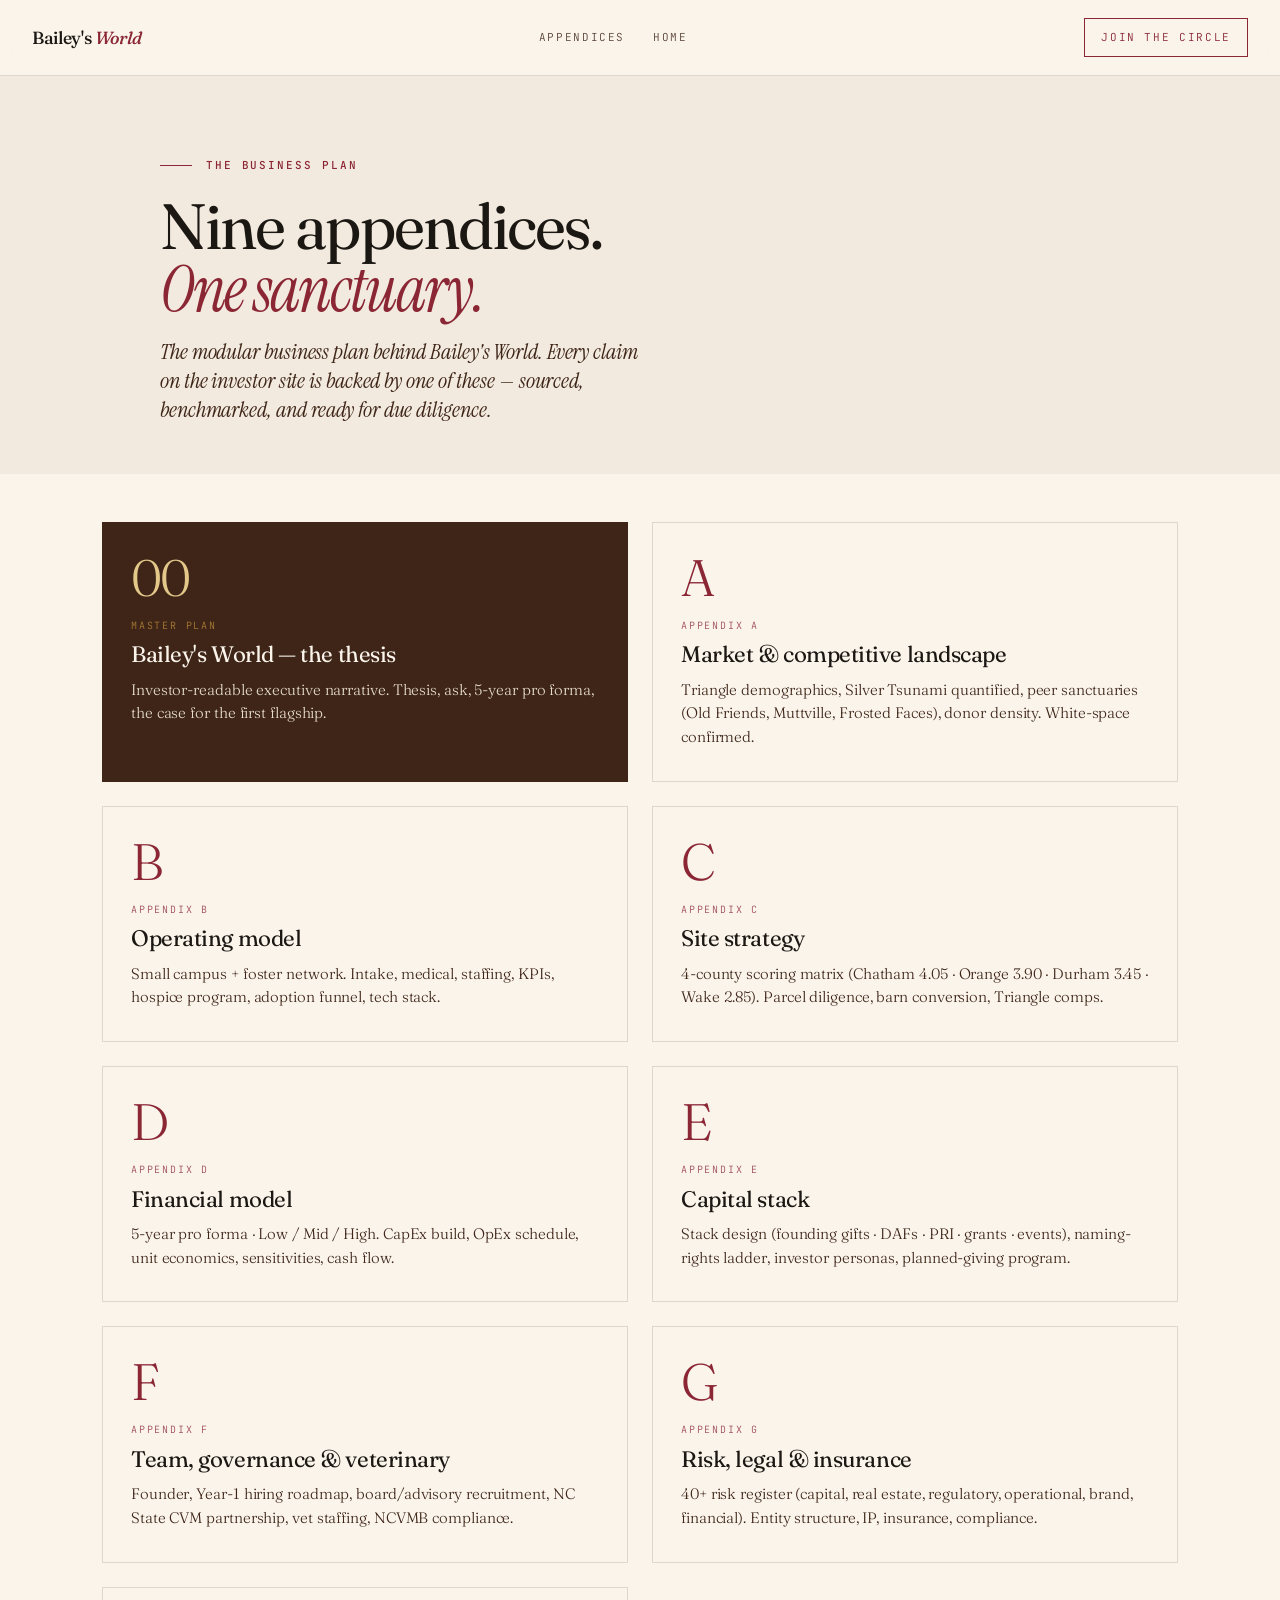
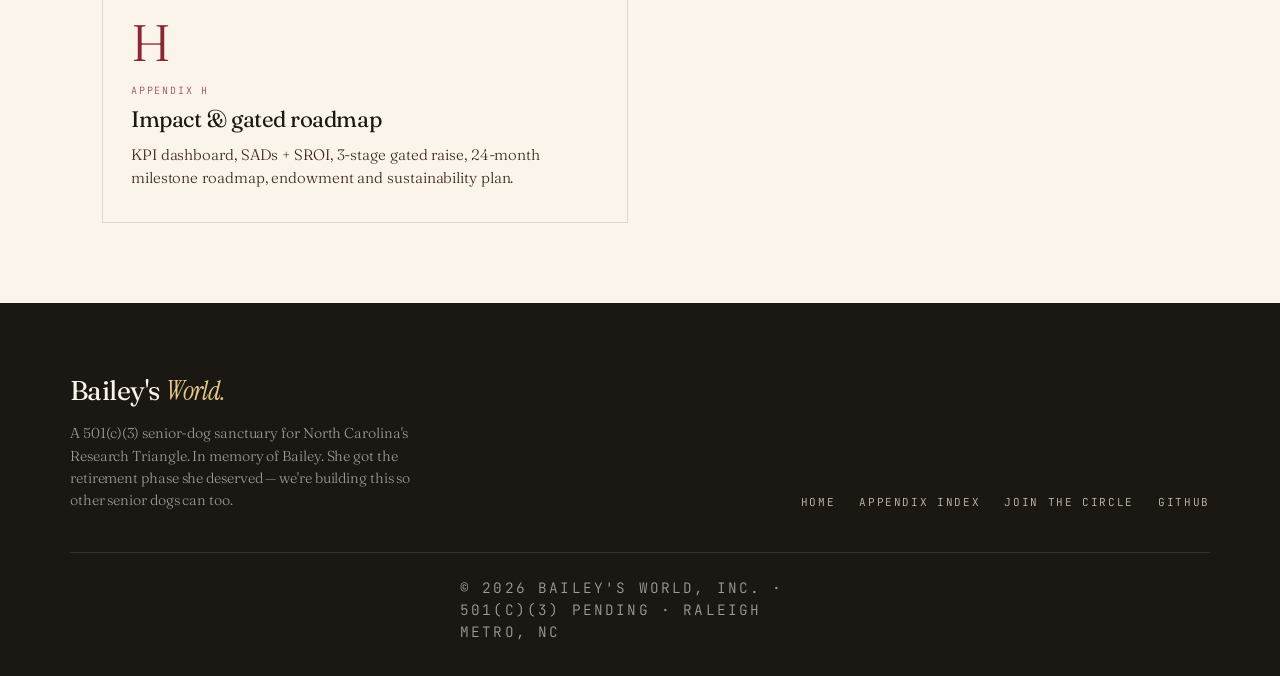
<file: plan/index.html>
<!DOCTYPE html>
<html lang="en">
<head>
<meta charset="UTF-8" />
<meta name="viewport" content="width=device-width, initial-scale=1.0" />
<title>Business Plan — Bailey's World</title>
<meta name="description" content="The Bailey's World modular business plan — nine appendices backing every claim the investor site makes." />
<meta property="og:title" content="Business Plan — Bailey's World" />
<meta property="og:description" content="The Bailey's World modular business plan — nine appendices backing every claim the investor site makes." />
<meta property="og:type" content="article" />
<meta property="og:image" content="../media/bailey.jpg" />
<link rel="icon" type="image/svg+xml" href="data:image/svg+xml,%3Csvg xmlns='http://www.w3.org/2000/svg' viewBox='0 0 32 32'%3E%3Cpath fill='%238B2635' d='M12 6c-1.7 0-3 1.3-3 3s1.3 3 3 3 3-1.3 3-3-1.3-3-3-3zm8 0c-1.7 0-3 1.3-3 3s1.3 3 3 3 3-1.3 3-3-1.3-3-3-3zM7 13c-1.7 0-3 1.3-3 3s1.3 3 3 3 3-1.3 3-3-1.3-3-3-3zm18 0c-1.7 0-3 1.3-3 3s1.3 3 3 3 3-1.3 3-3-1.3-3-3-3zm-9 3c-3.3 0-6 3.1-6 7 0 2.2 1.8 4 4 4h4c2.2 0 4-1.8 4-4 0-3.9-2.7-7-6-7z'/%3E%3C/svg%3E" />
<link rel="preconnect" href="https://fonts.googleapis.com" />
<link rel="preconnect" href="https://fonts.gstatic.com" crossorigin />
<link href="https://fonts.googleapis.com/css2?family=Fraunces:ital,opsz,wght,SOFT@0,9..144,300..900,100&family=Instrument+Serif:ital@0;1&family=JetBrains+Mono:wght@400;500&display=swap" rel="stylesheet" />
<link rel="stylesheet" href="appendix.css" />
</head>
<body>
<nav class="nav">
  <a href="../index.html" class="nav__logo">Bailey's <em>World</em></a>
  <div class="nav__links">
    <a href="index.html" class="nav__link">Appendices</a>
    <a href="../index.html" class="nav__link">Home</a>
  </div>
  <a href="../index.html#ask" class="nav__cta">Join the Circle</a>
</nav>

<header class="index__head">
  <div class="container">
    <p class="label paper__eyebrow">The business plan</p>
    <h1 class="index__title">Nine appendices.<br/><em>One sanctuary.</em></h1>
    <p class="index__lede">The modular business plan behind Bailey's World. Every claim on the investor site is backed by one of these — sourced, benchmarked, and ready for due diligence.</p>
  </div>
</header>

<section class="index__grid">
  <a href="00_MASTER_PLAN.html" class="index__card index__card--lead">
  <div class="index__card-letter">00</div>
  <p class="index__card-label">Master Plan</p>
  <h3 class="index__card-title">Bailey's World — the thesis</h3>
  <p class="index__card-blurb">Investor-readable executive narrative. Thesis, ask, 5-year pro forma, the case for the first flagship.</p>
</a>
<a href="A_market_and_competitive.html" class="index__card">
  <div class="index__card-letter">A</div>
  <p class="index__card-label">Appendix A</p>
  <h3 class="index__card-title">Market & competitive landscape</h3>
  <p class="index__card-blurb">Triangle demographics, Silver Tsunami quantified, peer sanctuaries (Old Friends, Muttville, Frosted Faces), donor density. White-space confirmed.</p>
</a>
<a href="B_operating_model.html" class="index__card">
  <div class="index__card-letter">B</div>
  <p class="index__card-label">Appendix B</p>
  <h3 class="index__card-title">Operating model</h3>
  <p class="index__card-blurb">Small campus + foster network. Intake, medical, staffing, KPIs, hospice program, adoption funnel, tech stack.</p>
</a>
<a href="C_site_strategy.html" class="index__card">
  <div class="index__card-letter">C</div>
  <p class="index__card-label">Appendix C</p>
  <h3 class="index__card-title">Site strategy</h3>
  <p class="index__card-blurb">4-county scoring matrix (Chatham 4.05 · Orange 3.90 · Durham 3.45 · Wake 2.85). Parcel diligence, barn conversion, Triangle comps.</p>
</a>
<a href="D_financial_model.html" class="index__card">
  <div class="index__card-letter">D</div>
  <p class="index__card-label">Appendix D</p>
  <h3 class="index__card-title">Financial model</h3>
  <p class="index__card-blurb">5-year pro forma · Low / Mid / High. CapEx build, OpEx schedule, unit economics, sensitivities, cash flow.</p>
</a>
<a href="E_capital_stack.html" class="index__card">
  <div class="index__card-letter">E</div>
  <p class="index__card-label">Appendix E</p>
  <h3 class="index__card-title">Capital stack</h3>
  <p class="index__card-blurb">Stack design (founding gifts · DAFs · PRI · grants · events), naming-rights ladder, investor personas, planned-giving program.</p>
</a>
<a href="F_team_governance_vet.html" class="index__card">
  <div class="index__card-letter">F</div>
  <p class="index__card-label">Appendix F</p>
  <h3 class="index__card-title">Team, governance & veterinary</h3>
  <p class="index__card-blurb">Founder, Year-1 hiring roadmap, board/advisory recruitment, NC State CVM partnership, vet staffing, NCVMB compliance.</p>
</a>
<a href="G_risk_legal_insurance.html" class="index__card">
  <div class="index__card-letter">G</div>
  <p class="index__card-label">Appendix G</p>
  <h3 class="index__card-title">Risk, legal & insurance</h3>
  <p class="index__card-blurb">40+ risk register (capital, real estate, regulatory, operational, brand, financial). Entity structure, IP, insurance, compliance.</p>
</a>
<a href="H_impact_roadmap.html" class="index__card">
  <div class="index__card-letter">H</div>
  <p class="index__card-label">Appendix H</p>
  <h3 class="index__card-title">Impact & gated roadmap</h3>
  <p class="index__card-blurb">KPI dashboard, SADs + SROI, 3-stage gated raise, 24-month milestone roadmap, endowment and sustainability plan.</p>
</a>
</section>


<footer class="site-foot">
  <div class="site-foot__inner">
    <div>
      <h3>Bailey's <em>World.</em></h3>
      <p>A 501(c)(3) senior-dog sanctuary for North Carolina's Research Triangle. In memory of Bailey. She got the retirement phase she deserved — we're building this so other senior dogs can too.</p>
    </div>
    <nav class="site-foot__nav">
      <a href="../index.html">Home</a>
      <a href="index.html">Appendix index</a>
      <a href="../index.html#ask">Join the Circle</a>
      <a href="https://github.com/misterpavano/baileys-world" target="_blank" rel="noopener">GitHub</a>
    </nav>
  </div>
  <p class="site-foot__legal">© 2026 Bailey's World, Inc. · 501(c)(3) pending · Raleigh Metro, NC</p>
</footer>

</body>
</html>
</file>
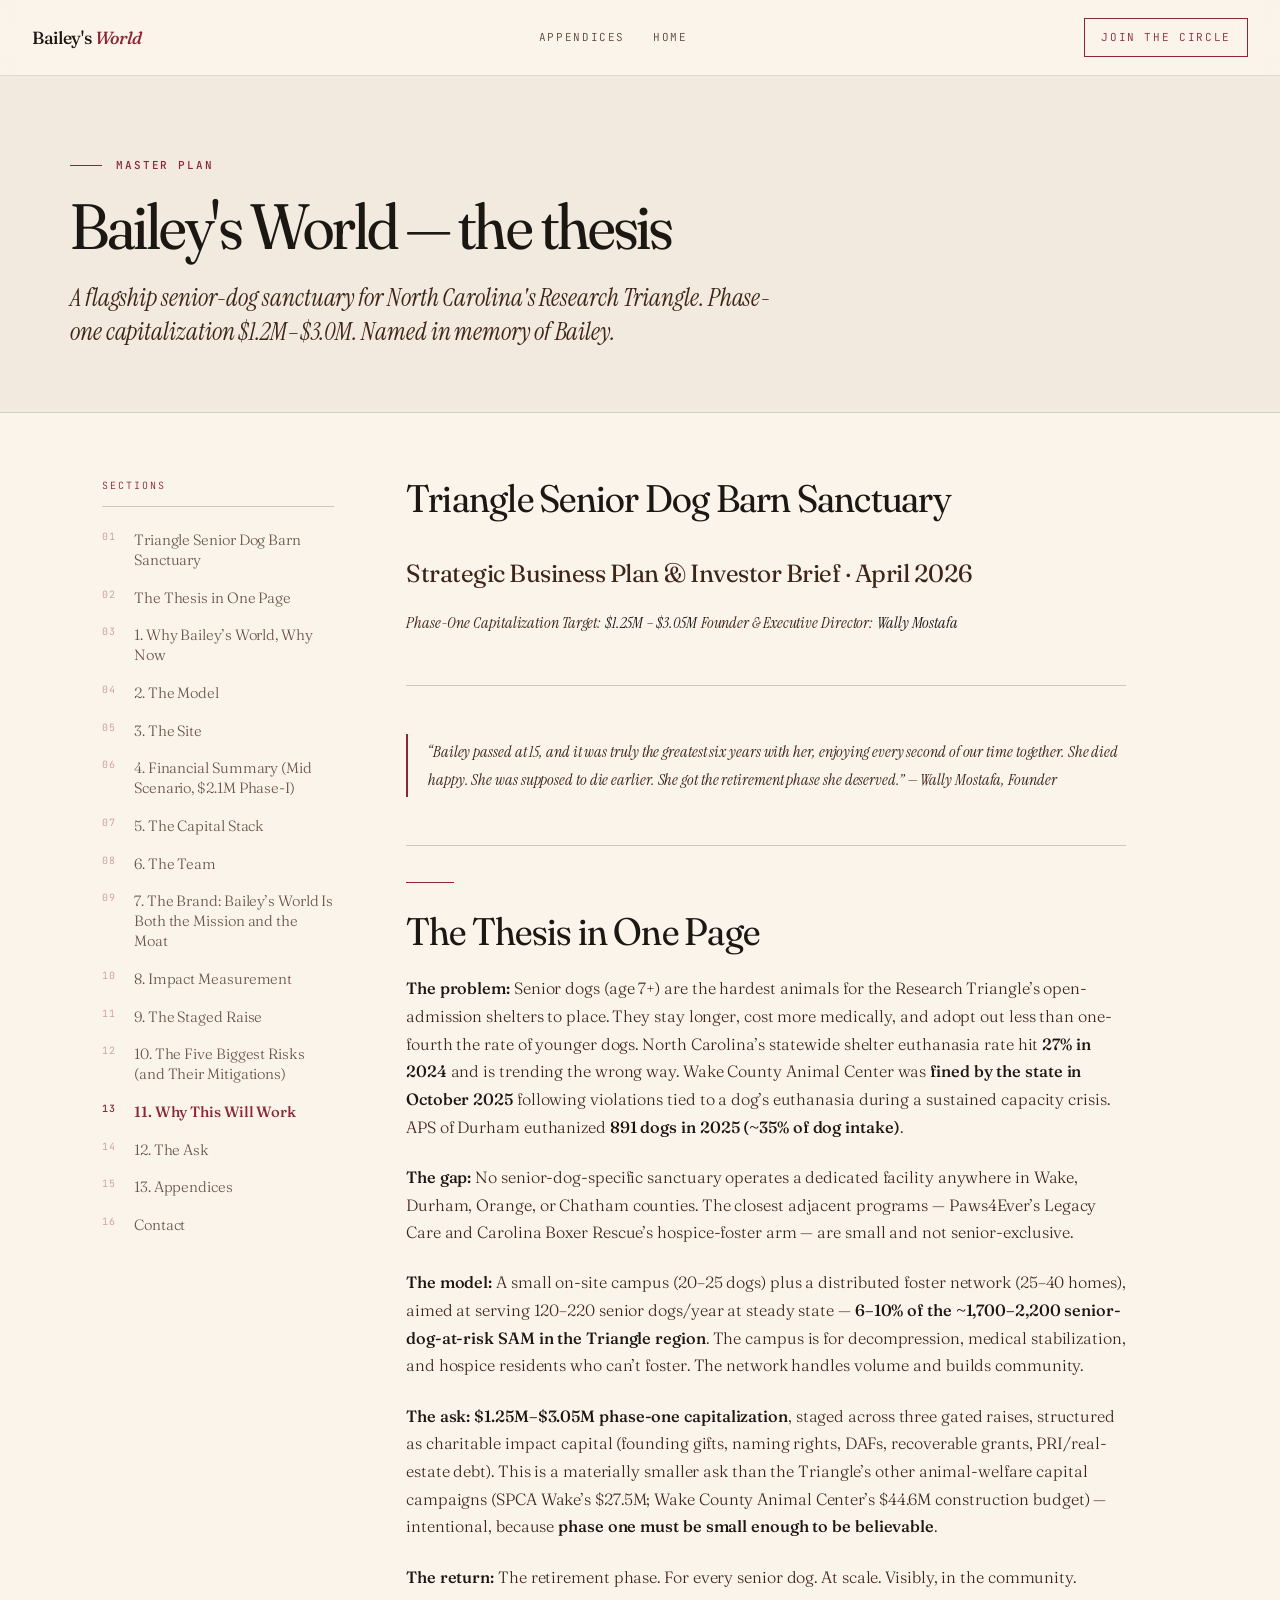
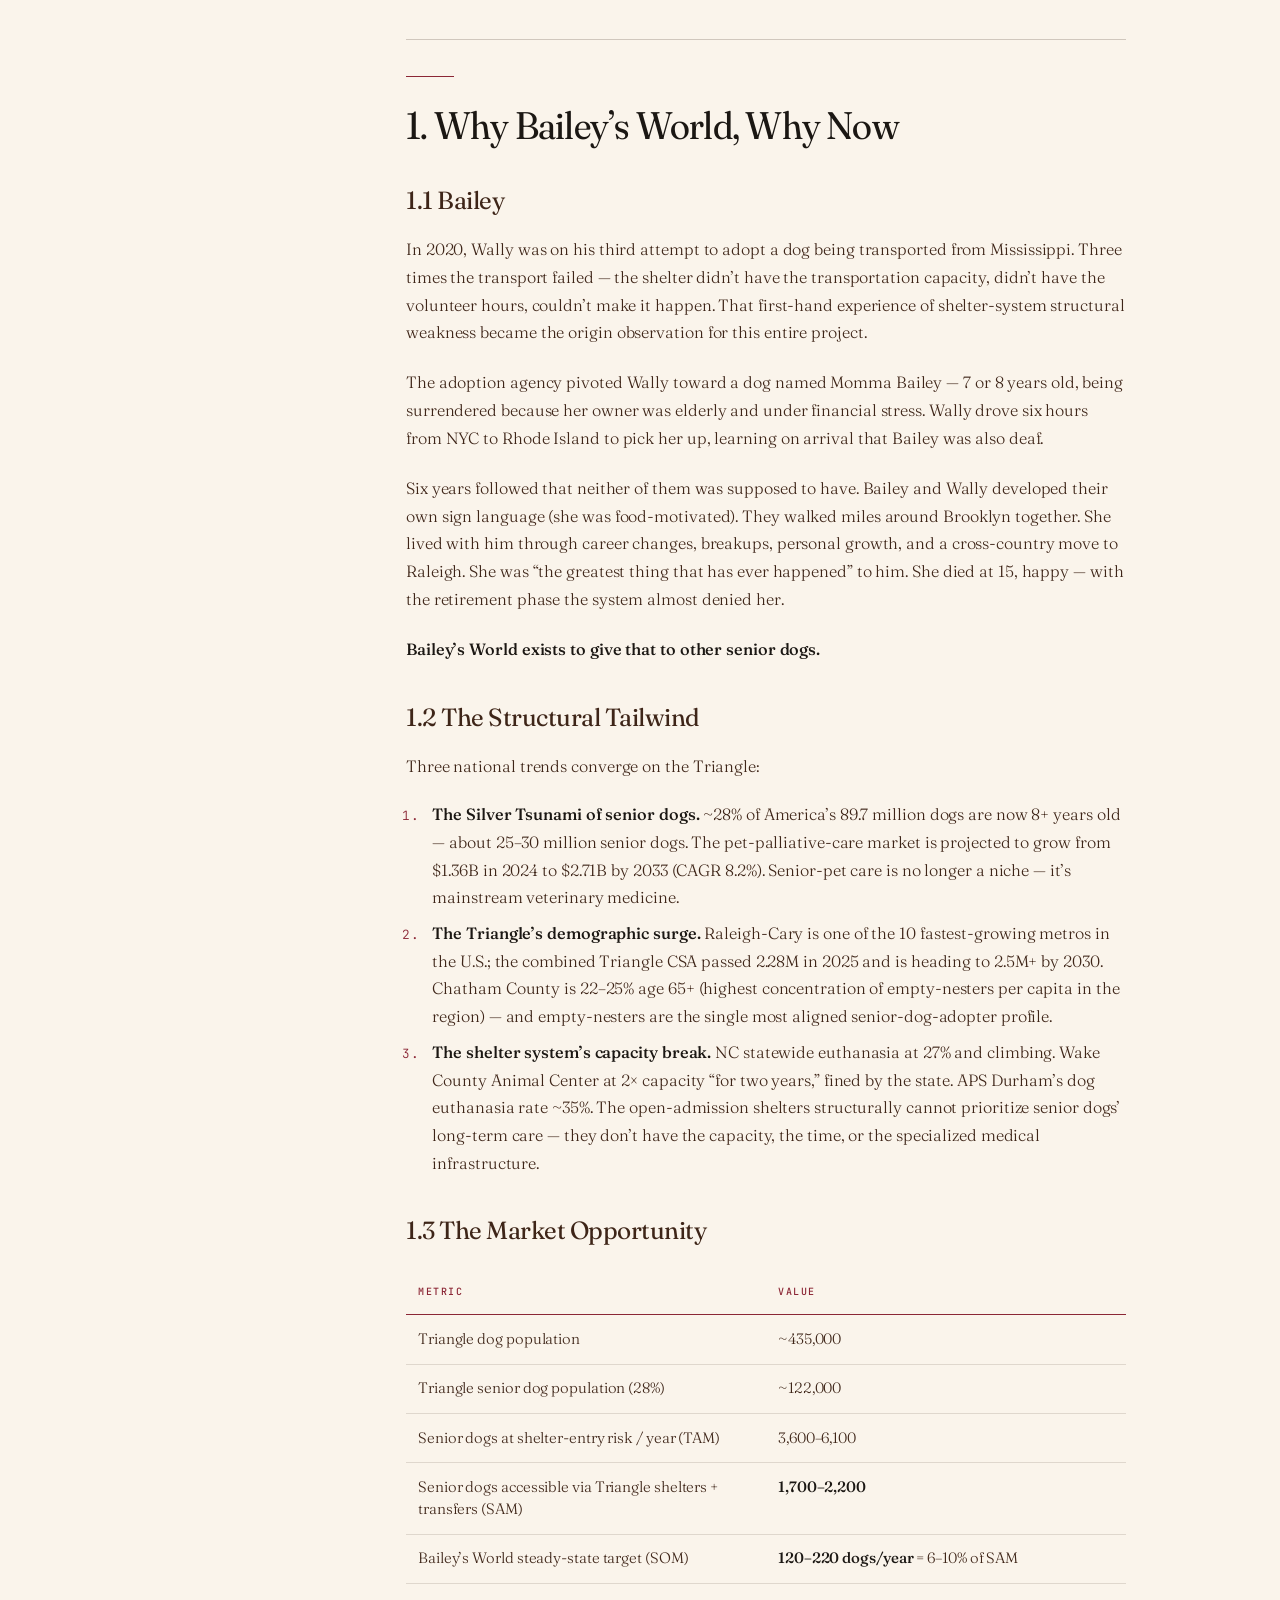
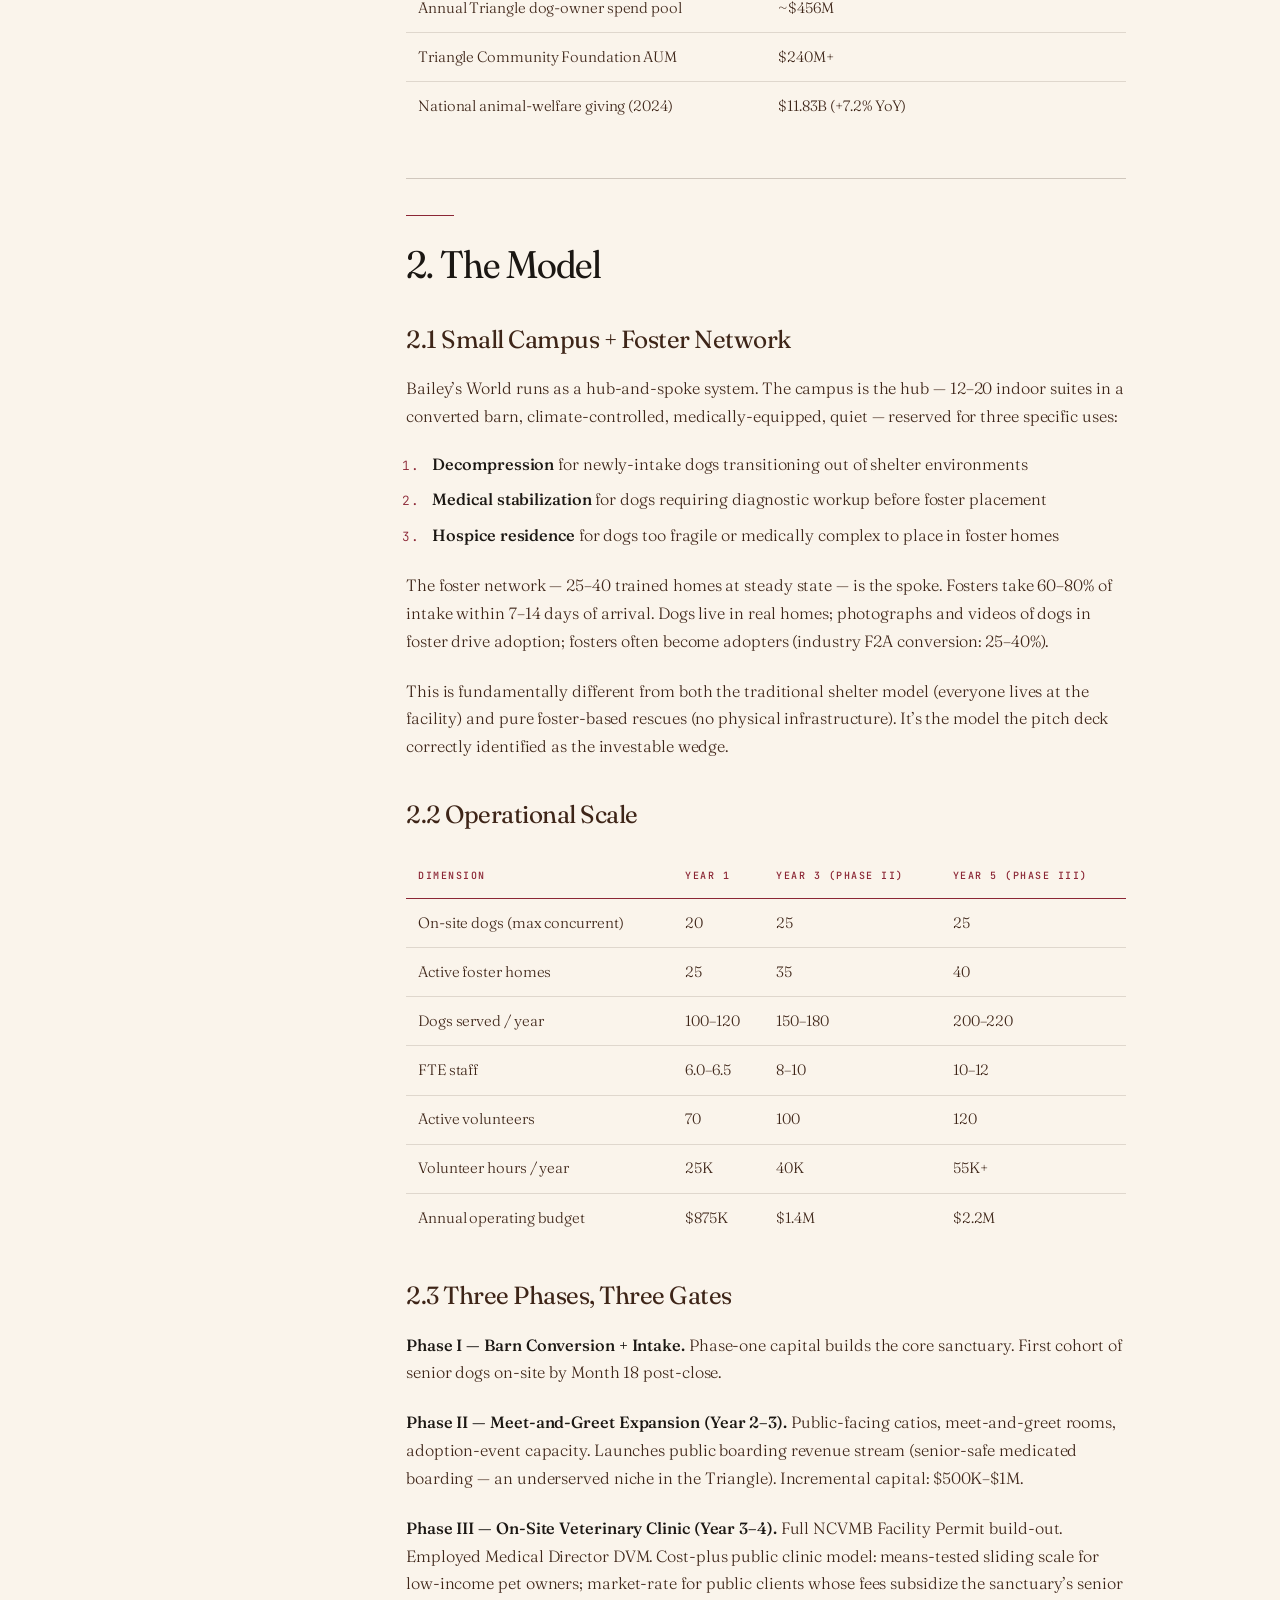
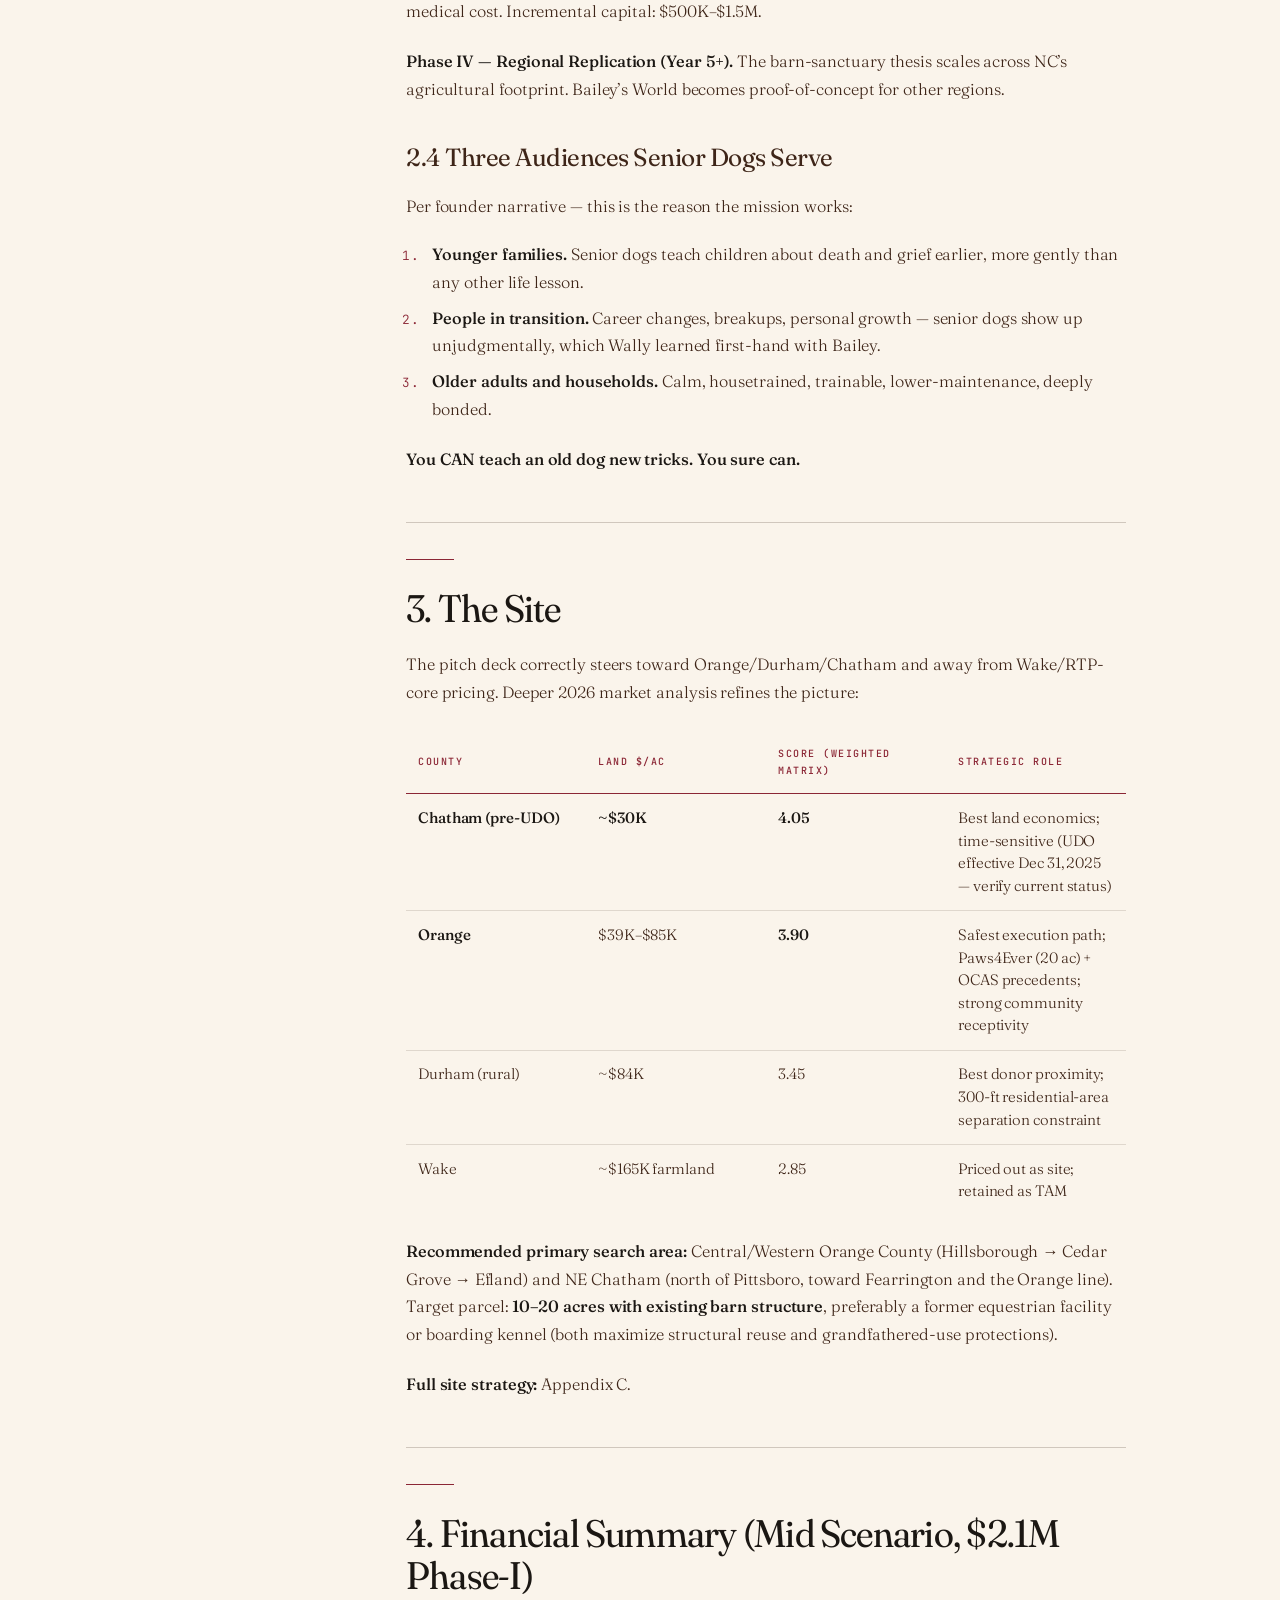
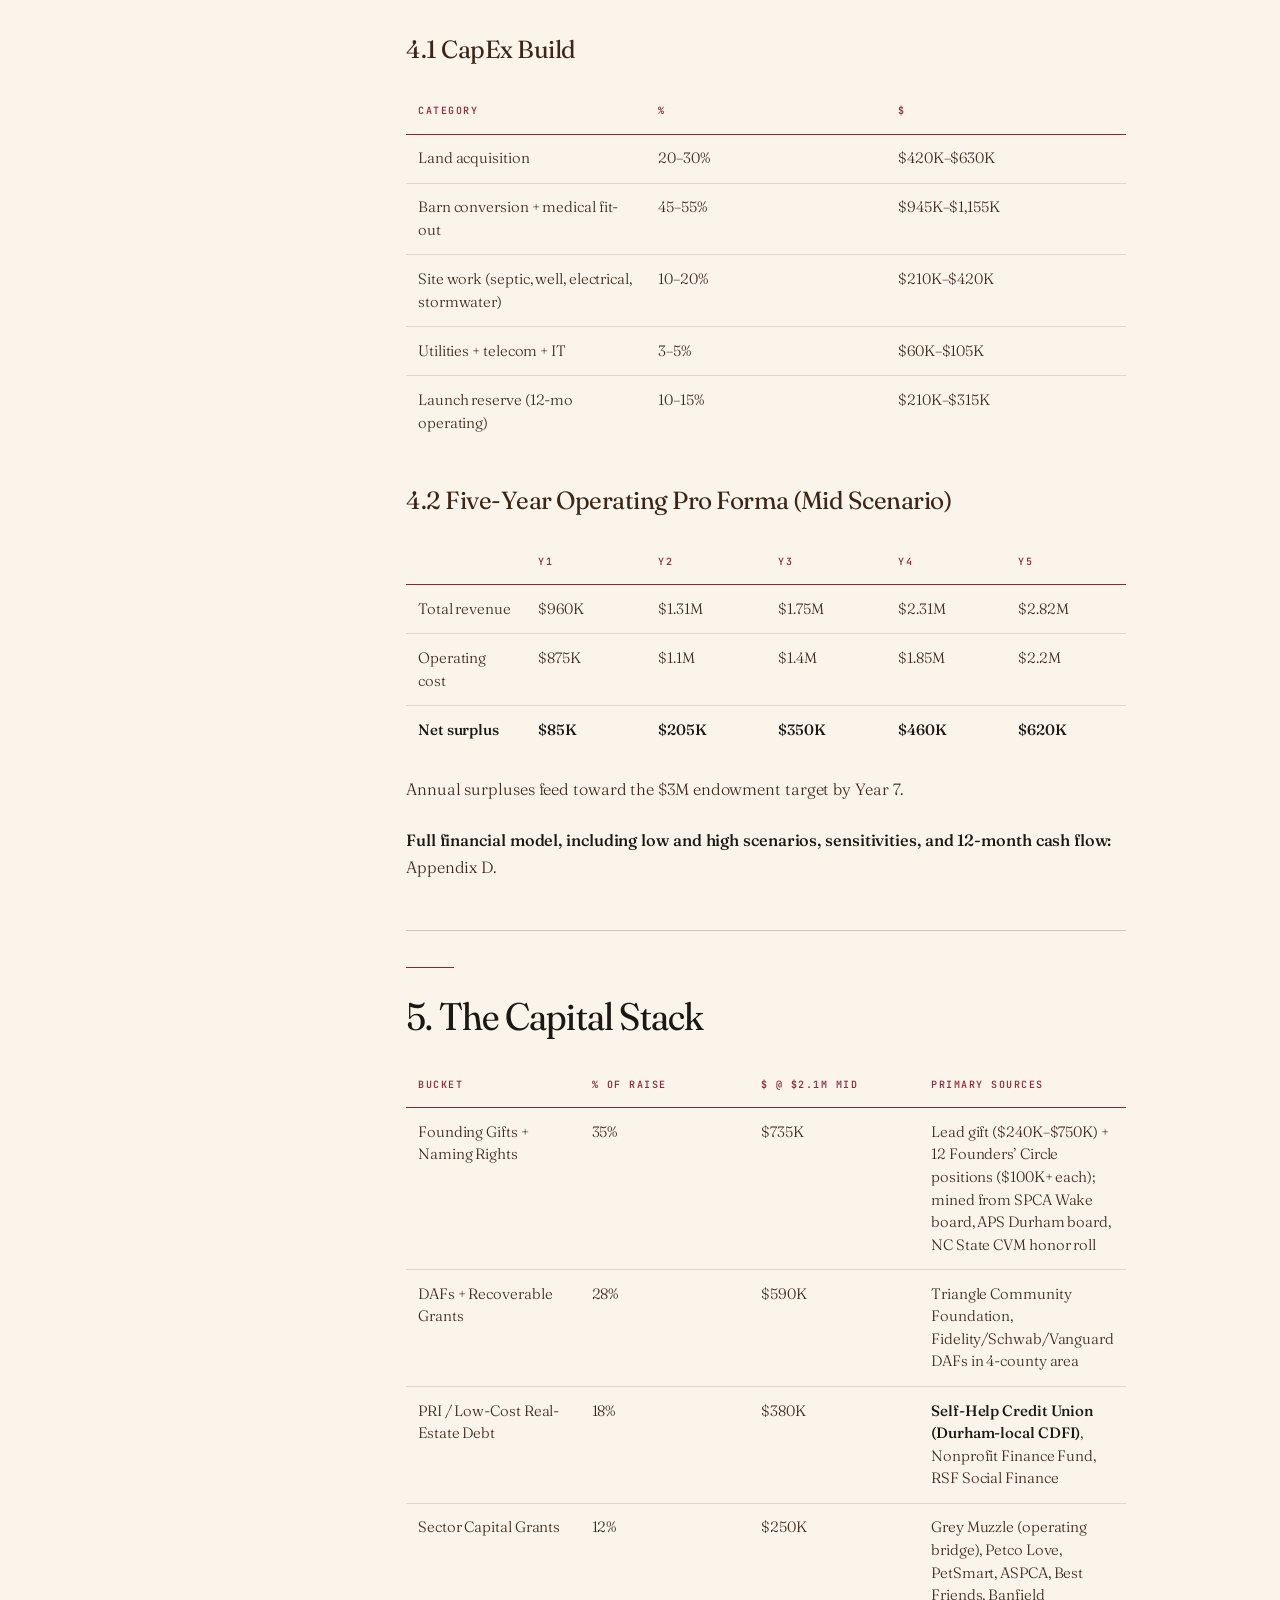
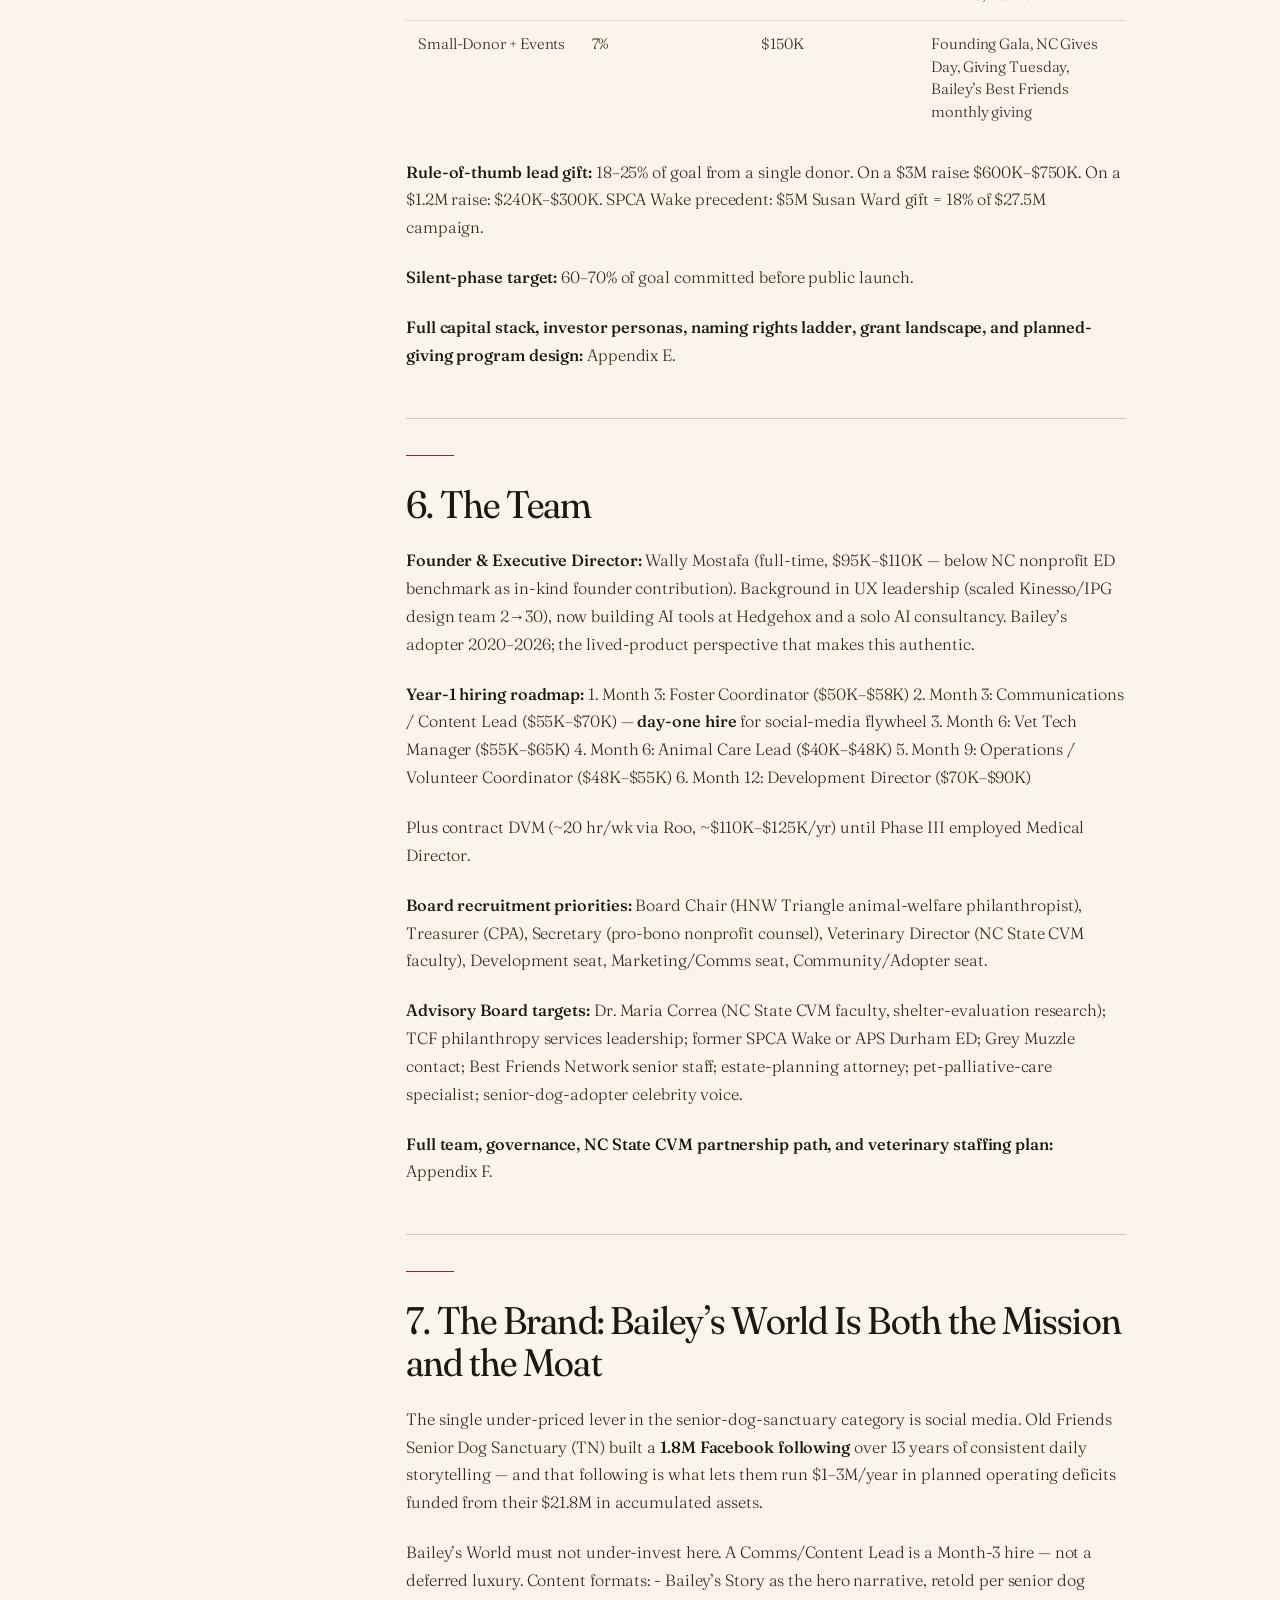
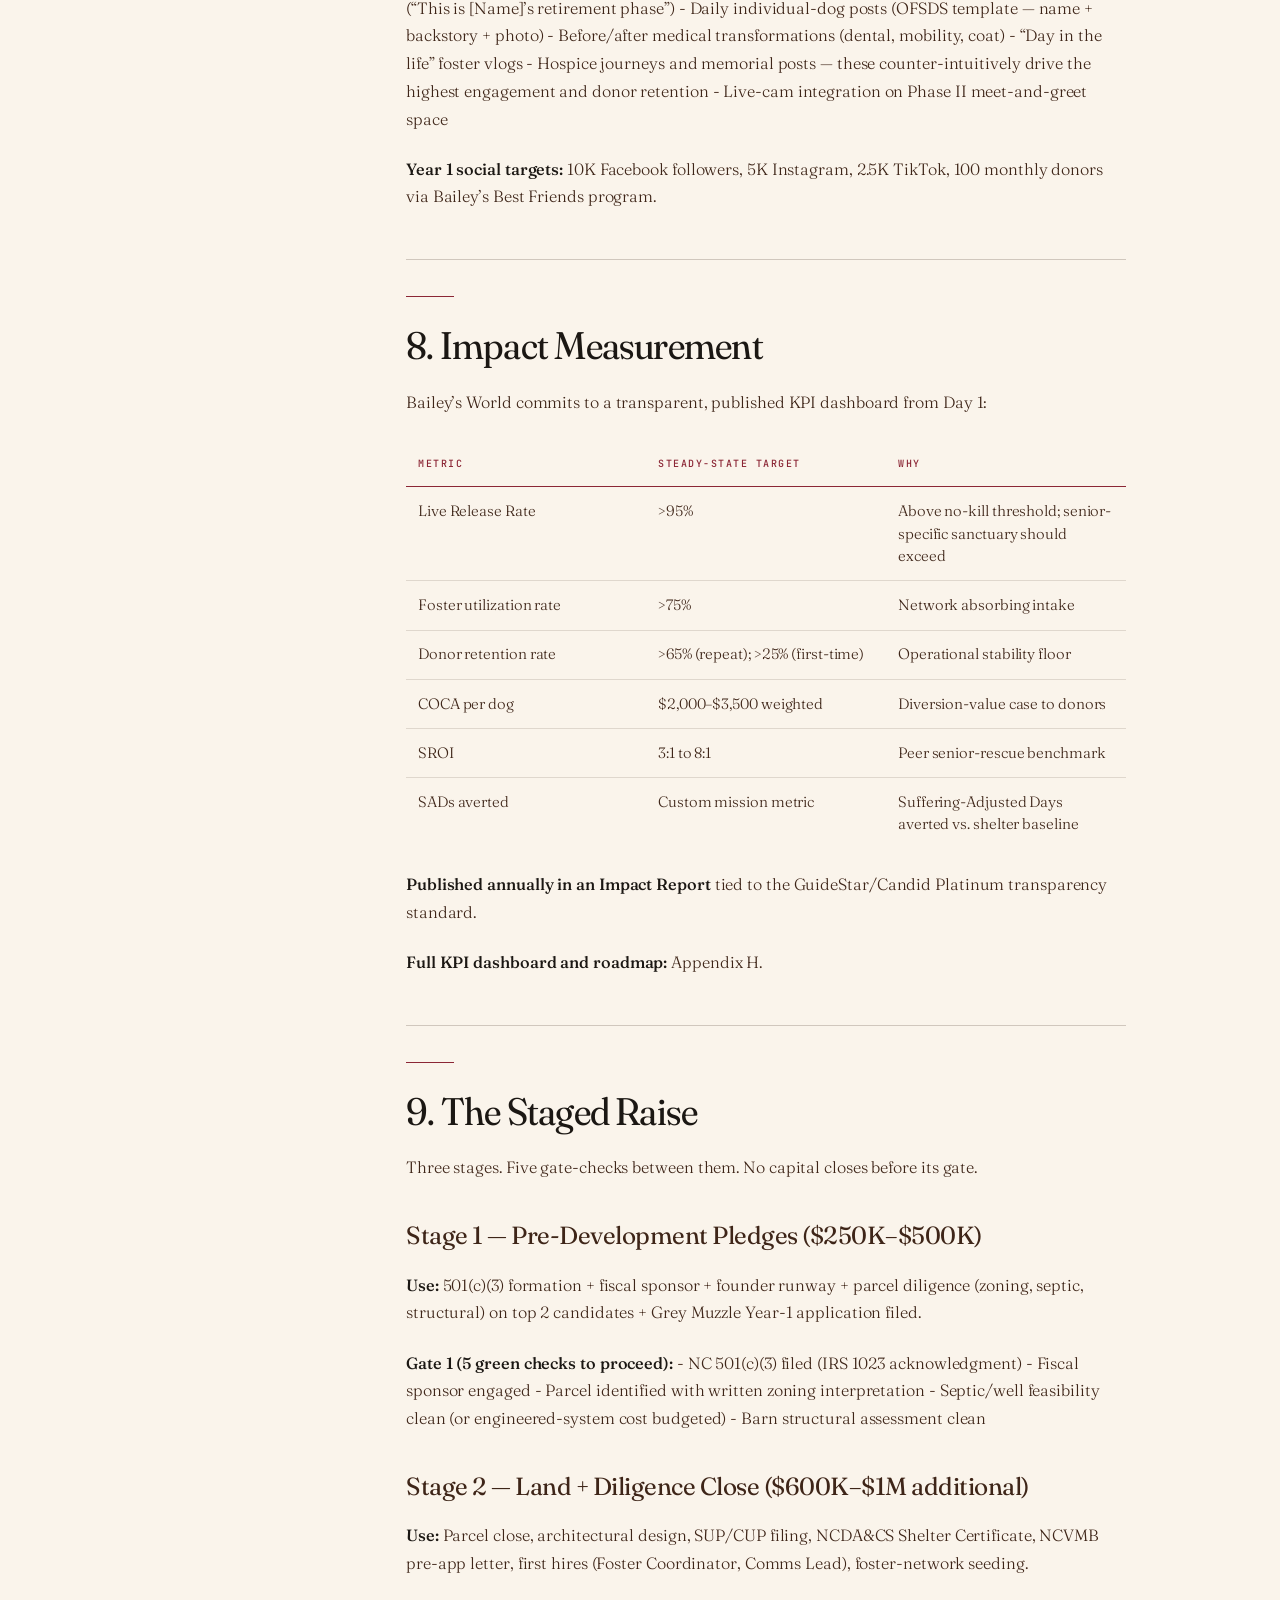
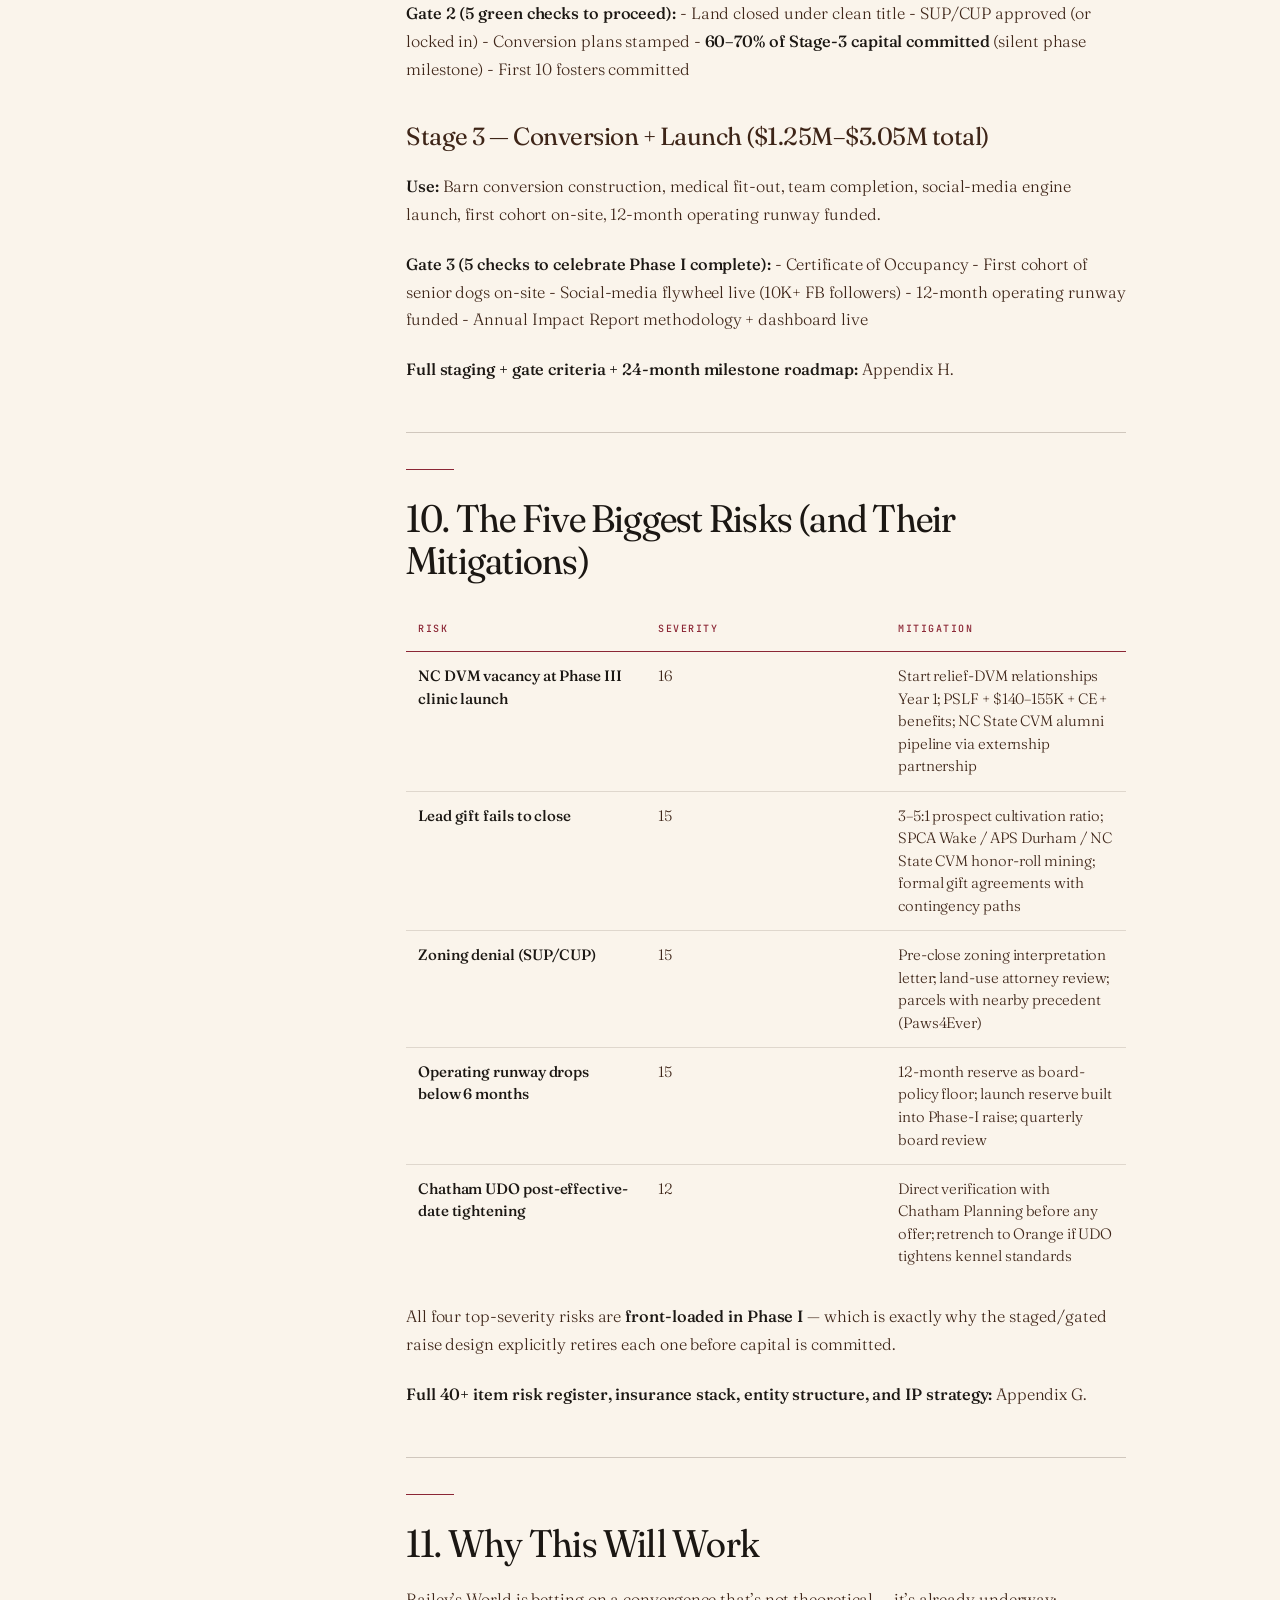
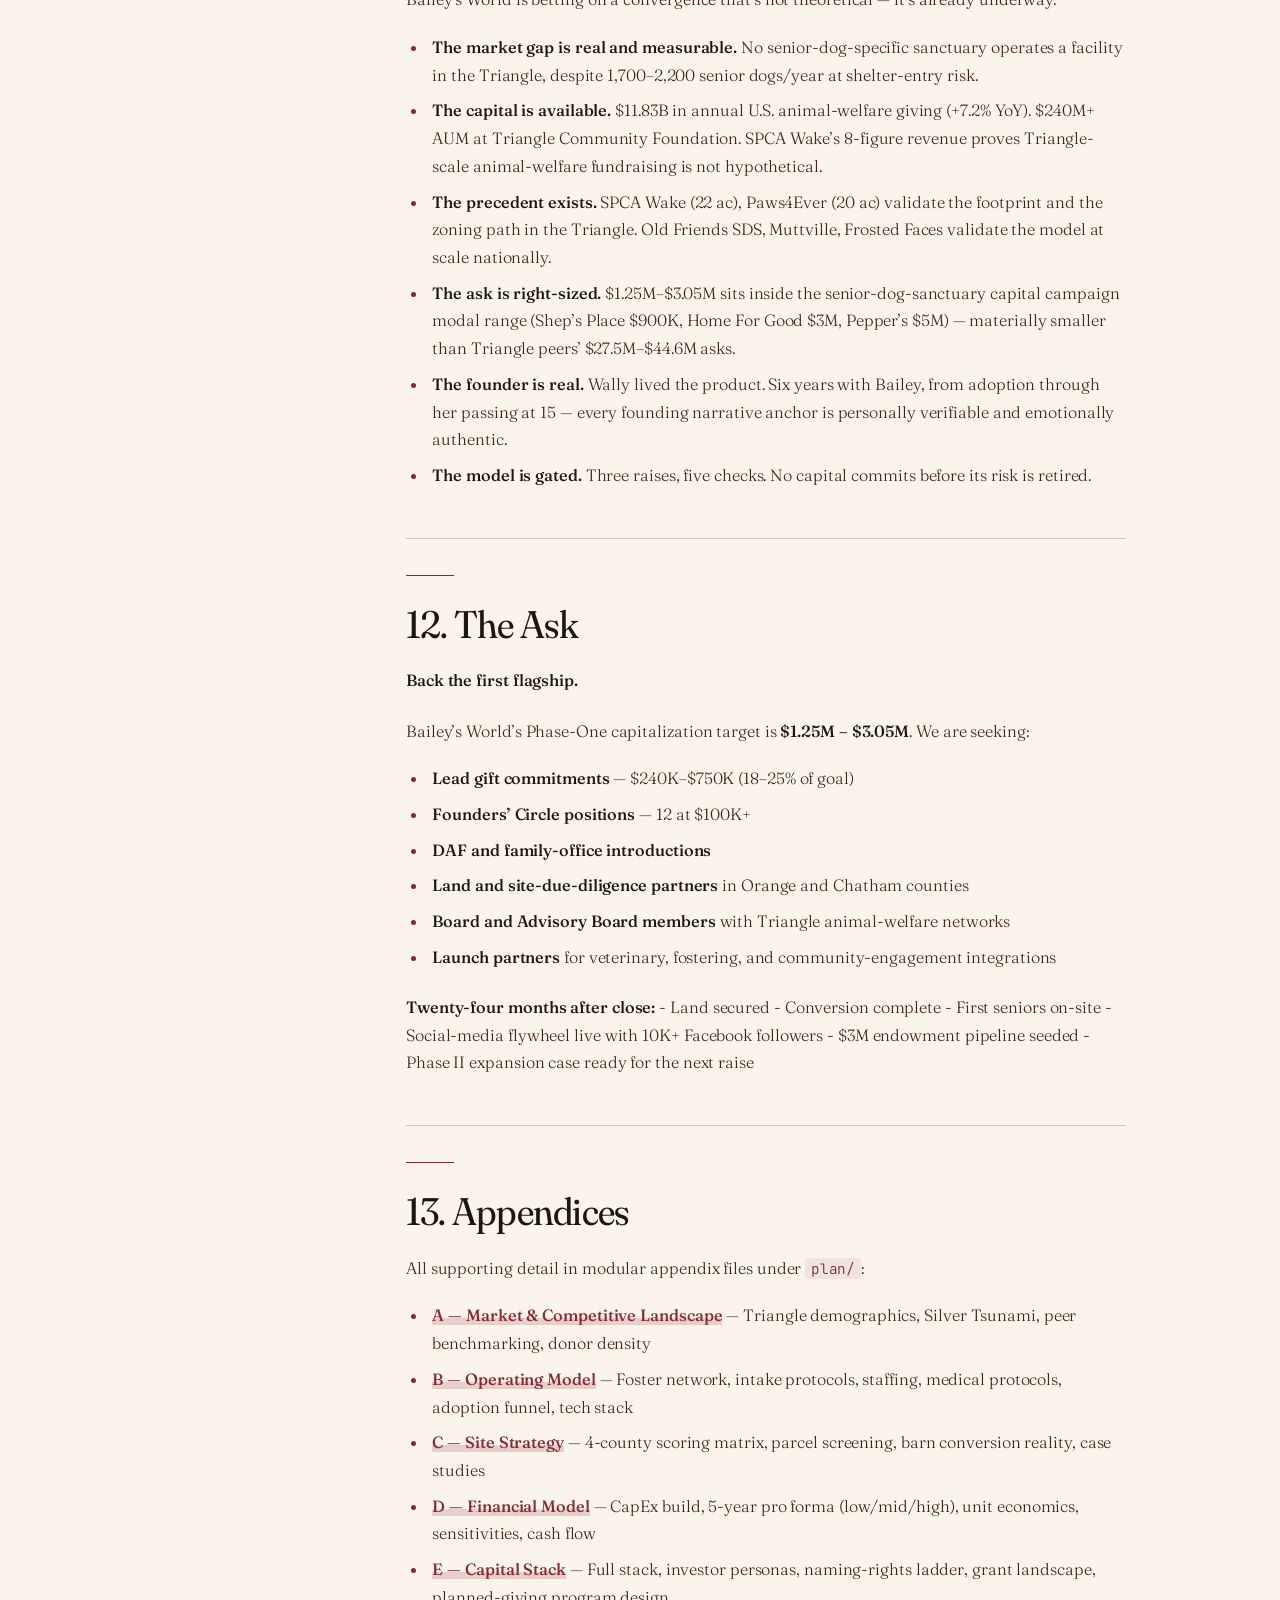
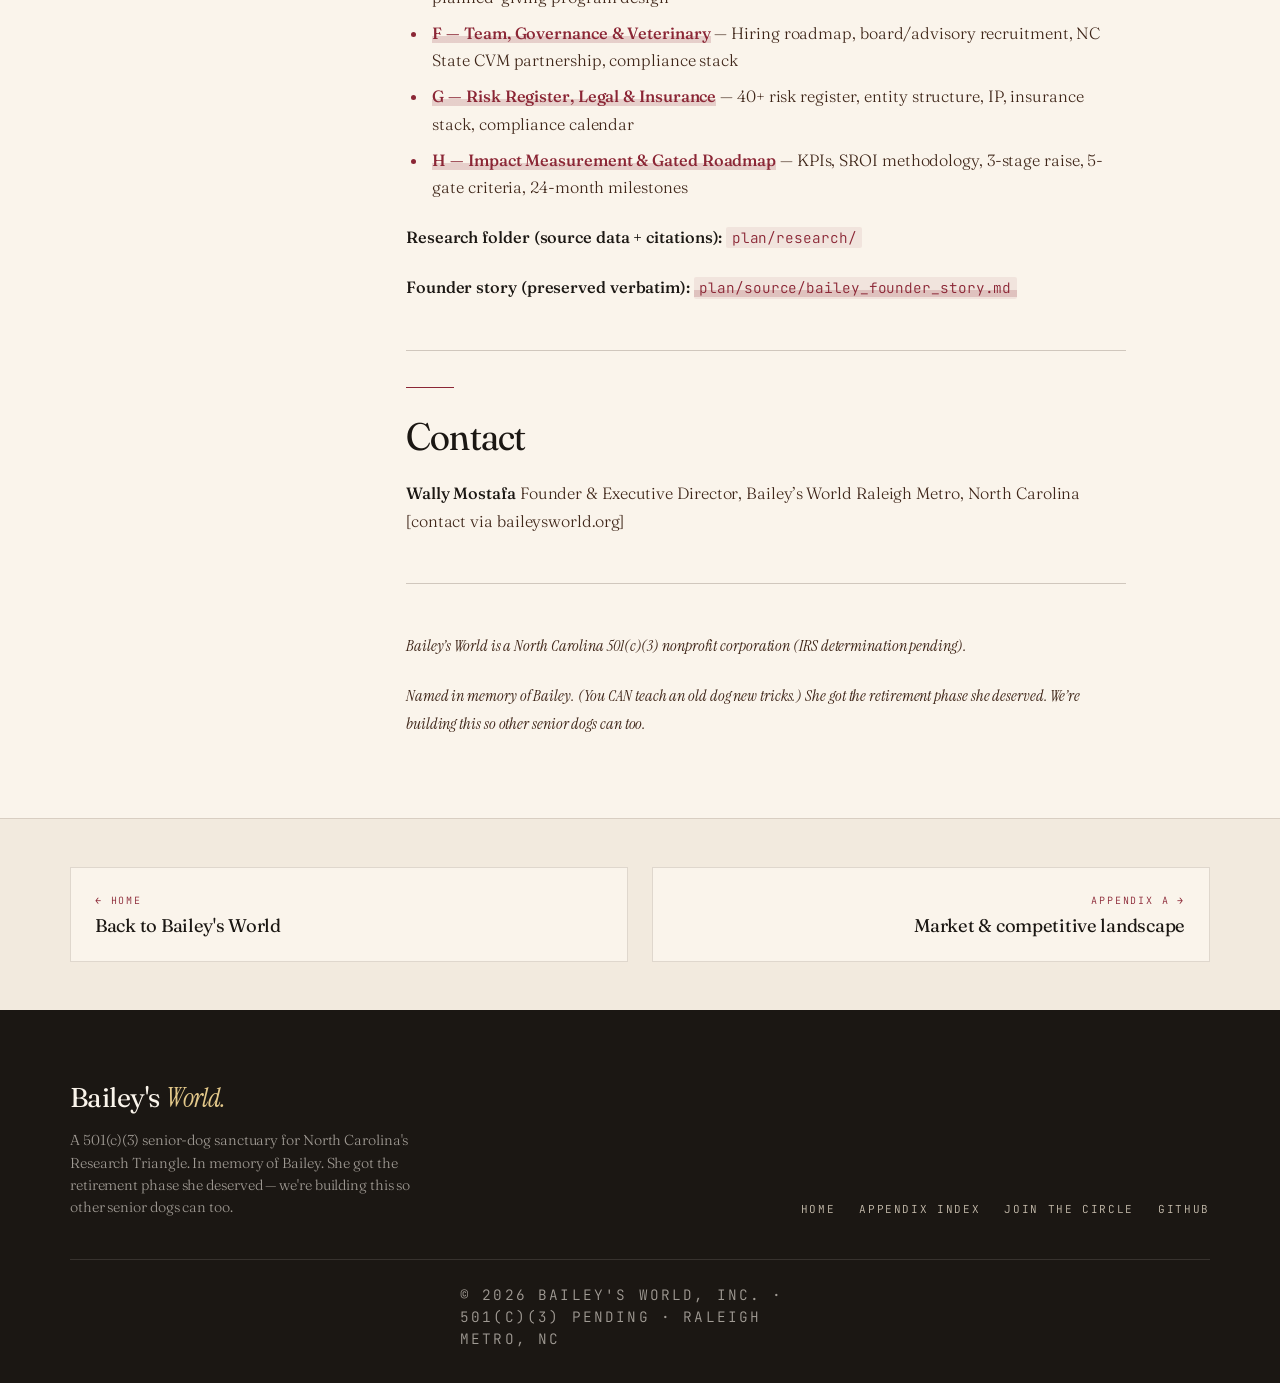
<file: plan/00_MASTER_PLAN.html>
<!DOCTYPE html>
<html lang="en">
<head>
<meta charset="UTF-8" />
<meta name="viewport" content="width=device-width, initial-scale=1.0" />
<title>Bailey's World — the thesis — Bailey's World</title>
<meta name="description" content="Investor-readable executive narrative. Thesis, ask, 5-year pro forma, the case for the first flagship." />
<meta property="og:title" content="Bailey's World — the thesis — Bailey's World" />
<meta property="og:description" content="Investor-readable executive narrative. Thesis, ask, 5-year pro forma, the case for the first flagship." />
<meta property="og:type" content="article" />
<meta property="og:image" content="../media/bailey.jpg" />
<link rel="icon" type="image/svg+xml" href="data:image/svg+xml,%3Csvg xmlns='http://www.w3.org/2000/svg' viewBox='0 0 32 32'%3E%3Cpath fill='%238B2635' d='M12 6c-1.7 0-3 1.3-3 3s1.3 3 3 3 3-1.3 3-3-1.3-3-3-3zm8 0c-1.7 0-3 1.3-3 3s1.3 3 3 3 3-1.3 3-3-1.3-3-3-3zM7 13c-1.7 0-3 1.3-3 3s1.3 3 3 3 3-1.3 3-3-1.3-3-3-3zm18 0c-1.7 0-3 1.3-3 3s1.3 3 3 3 3-1.3 3-3-1.3-3-3-3zm-9 3c-3.3 0-6 3.1-6 7 0 2.2 1.8 4 4 4h4c2.2 0 4-1.8 4-4 0-3.9-2.7-7-6-7z'/%3E%3C/svg%3E" />
<link rel="preconnect" href="https://fonts.googleapis.com" />
<link rel="preconnect" href="https://fonts.gstatic.com" crossorigin />
<link href="https://fonts.googleapis.com/css2?family=Fraunces:ital,opsz,wght,SOFT@0,9..144,300..900,100&family=Instrument+Serif:ital@0;1&family=JetBrains+Mono:wght@400;500&display=swap" rel="stylesheet" />
<link rel="stylesheet" href="appendix.css" />
</head>
<body>
<nav class="nav">
  <a href="../index.html" class="nav__logo">Bailey's <em>World</em></a>
  <div class="nav__links">
    <a href="index.html" class="nav__link">Appendices</a>
    <a href="../index.html" class="nav__link">Home</a>
  </div>
  <a href="../index.html#ask" class="nav__cta">Join the Circle</a>
</nav>

<article>
  <header class="paper__head">
    <div class="container">
      <p class="label paper__eyebrow">Master Plan</p>
      <h1 class="paper__title">Bailey's World — the thesis</h1>
      <p class="paper__lede">A flagship senior-dog sanctuary for North Carolina's Research Triangle. Phase-one capitalization $1.2M–$3.0M. Named in memory of Bailey.</p>
    </div>
  </header>

  <div class="paper__body">
    <aside class="toc" aria-label="Sections">
  <p class="toc__label">Sections</p>
  <ol><li><a href="#triangle-senior-dog-barn-sanctuary">Triangle Senior Dog Barn
Sanctuary</a></li><li><a href="#the-thesis-in-one-page">The Thesis in One Page</a></li><li><a href="#why-baileys-world-why-now">1. Why Bailey’s World, Why Now</a></li><li><a href="#the-model">2. The Model</a></li><li><a href="#the-site">3. The Site</a></li><li><a href="#financial-summary-mid-scenario-2.1m-phase-i">4. Financial
Summary (Mid Scenario, $2.1M Phase-I)</a></li><li><a href="#the-capital-stack">5. The Capital Stack</a></li><li><a href="#the-team">6. The Team</a></li><li><a href="#the-brand-baileys-world-is-both-the-mission-and-the-moat">7. The
Brand: Bailey’s World Is Both the Mission and the Moat</a></li><li><a href="#impact-measurement">8. Impact Measurement</a></li><li><a href="#the-staged-raise">9. The Staged Raise</a></li><li><a href="#the-five-biggest-risks-and-their-mitigations">10. The Five
Biggest Risks (and Their Mitigations)</a></li><li><a href="#why-this-will-work">11. Why This Will Work</a></li><li><a href="#the-ask">12. The Ask</a></li><li><a href="#appendices">13. Appendices</a></li><li><a href="#contact">Contact</a></li></ol>
</aside>
    <div class="prose">
      
<h2  id="triangle-senior-dog-barn-sanctuary">Triangle Senior Dog Barn
Sanctuary</h2>
<h3 id="strategic-business-plan-investor-brief-april-2026">Strategic
Business Plan &amp; Investor Brief · April 2026</h3>
<p><em>Phase-One Capitalization Target: <strong>$1.25M –
$3.05M</strong></em> <em>Founder &amp; Executive Director: <strong>Wally
Mostafa</strong></em></p>
<hr />
<blockquote>
<p><em>“Bailey passed at 15, and it was truly the greatest six years
with her, enjoying every second of our time together. She died happy.
She was supposed to die earlier. She got the retirement phase she
deserved.”</em> — Wally Mostafa, Founder</p>
</blockquote>
<hr />
<h2  id="the-thesis-in-one-page">The Thesis in One Page</h2>
<p><strong>The problem:</strong> Senior dogs (age 7+) are the hardest
animals for the Research Triangle’s open-admission shelters to place.
They stay longer, cost more medically, and adopt out less than
one-fourth the rate of younger dogs. North Carolina’s statewide shelter
euthanasia rate hit <strong>27% in 2024</strong> and is trending the
wrong way. Wake County Animal Center was <strong>fined by the state in
October 2025</strong> following violations tied to a dog’s euthanasia
during a sustained capacity crisis. APS of Durham euthanized <strong>891
dogs in 2025 (~35% of dog intake)</strong>.</p>
<p><strong>The gap:</strong> No senior-dog-specific sanctuary operates a
dedicated facility anywhere in Wake, Durham, Orange, or Chatham
counties. The closest adjacent programs — Paws4Ever’s Legacy Care and
Carolina Boxer Rescue’s hospice-foster arm — are small and not
senior-exclusive.</p>
<p><strong>The model:</strong> A small on-site campus (20–25 dogs) plus
a distributed foster network (25–40 homes), aimed at serving 120–220
senior dogs/year at steady state — <strong>6–10% of the ~1,700–2,200
senior-dog-at-risk SAM in the Triangle region</strong>. The campus is
for decompression, medical stabilization, and hospice residents who
can’t foster. The network handles volume and builds community.</p>
<p><strong>The ask:</strong> <strong>$1.25M–$3.05M phase-one
capitalization</strong>, staged across three gated raises, structured as
charitable impact capital (founding gifts, naming rights, DAFs,
recoverable grants, PRI/real-estate debt). This is a materially smaller
ask than the Triangle’s other animal-welfare capital campaigns (SPCA
Wake’s $27.5M; Wake County Animal Center’s $44.6M construction budget) —
intentional, because <strong>phase one must be small enough to be
believable</strong>.</p>
<p><strong>The return:</strong> The retirement phase. For every senior
dog. At scale. Visibly, in the community.</p>
<hr />
<h2  id="why-baileys-world-why-now">1. Why Bailey’s World, Why Now</h2>
<h3 id="bailey">1.1 Bailey</h3>
<p>In 2020, Wally was on his third attempt to adopt a dog being
transported from Mississippi. Three times the transport failed — the
shelter didn’t have the transportation capacity, didn’t have the
volunteer hours, couldn’t make it happen. That first-hand experience of
shelter-system structural weakness became the origin observation for
this entire project.</p>
<p>The adoption agency pivoted Wally toward a dog named Momma Bailey — 7
or 8 years old, being surrendered because her owner was elderly and
under financial stress. Wally drove six hours from NYC to Rhode Island
to pick her up, learning on arrival that Bailey was also deaf.</p>
<p>Six years followed that neither of them was supposed to have. Bailey
and Wally developed their own sign language (she was food-motivated).
They walked miles around Brooklyn together. She lived with him through
career changes, breakups, personal growth, and a cross-country move to
Raleigh. She was “the greatest thing that has ever happened” to him. She
died at 15, happy — with the retirement phase the system almost denied
her.</p>
<p><strong>Bailey’s World exists to give that to other senior
dogs.</strong></p>
<h3 id="the-structural-tailwind">1.2 The Structural Tailwind</h3>
<p>Three national trends converge on the Triangle:</p>
<ol type="1">
<li><p><strong>The Silver Tsunami of senior dogs.</strong> ~28% of
America’s 89.7 million dogs are now 8+ years old — about 25–30 million
senior dogs. The pet-palliative-care market is projected to grow from
$1.36B in 2024 to $2.71B by 2033 (CAGR 8.2%). Senior-pet care is no
longer a niche — it’s mainstream veterinary medicine.</p></li>
<li><p><strong>The Triangle’s demographic surge.</strong> Raleigh-Cary
is one of the 10 fastest-growing metros in the U.S.; the combined
Triangle CSA passed 2.28M in 2025 and is heading to 2.5M+ by 2030.
Chatham County is 22–25% age 65+ (highest concentration of empty-nesters
per capita in the region) — and empty-nesters are the single most
aligned senior-dog-adopter profile.</p></li>
<li><p><strong>The shelter system’s capacity break.</strong> NC
statewide euthanasia at 27% and climbing. Wake County Animal Center at
2× capacity “for two years,” fined by the state. APS Durham’s dog
euthanasia rate ~35%. The open-admission shelters structurally cannot
prioritize senior dogs’ long-term care — they don’t have the capacity,
the time, or the specialized medical infrastructure.</p></li>
</ol>
<h3 id="the-market-opportunity">1.3 The Market Opportunity</h3>
<table>
<colgroup>
<col style="width: 50%" />
<col style="width: 50%" />
</colgroup>
<thead>
<tr>
<th>Metric</th>
<th>Value</th>
</tr>
</thead>
<tbody>
<tr>
<td>Triangle dog population</td>
<td>~435,000</td>
</tr>
<tr>
<td>Triangle senior dog population (28%)</td>
<td>~122,000</td>
</tr>
<tr>
<td>Senior dogs at shelter-entry risk / year (TAM)</td>
<td>3,600–6,100</td>
</tr>
<tr>
<td>Senior dogs accessible via Triangle shelters + transfers (SAM)</td>
<td><strong>1,700–2,200</strong></td>
</tr>
<tr>
<td>Bailey’s World steady-state target (SOM)</td>
<td><strong>120–220 dogs/year</strong> = 6–10% of SAM</td>
</tr>
<tr>
<td>Annual Triangle dog-owner spend pool</td>
<td>~$456M</td>
</tr>
<tr>
<td>Triangle Community Foundation AUM</td>
<td>$240M+</td>
</tr>
<tr>
<td>National animal-welfare giving (2024)</td>
<td>$11.83B (+7.2% YoY)</td>
</tr>
</tbody>
</table>
<hr />
<h2  id="the-model">2. The Model</h2>
<h3 id="small-campus-foster-network">2.1 Small Campus + Foster
Network</h3>
<p>Bailey’s World runs as a hub-and-spoke system. The campus is the hub
— 12–20 indoor suites in a converted barn, climate-controlled,
medically-equipped, quiet — reserved for three specific uses:</p>
<ol type="1">
<li><strong>Decompression</strong> for newly-intake dogs transitioning
out of shelter environments</li>
<li><strong>Medical stabilization</strong> for dogs requiring diagnostic
workup before foster placement</li>
<li><strong>Hospice residence</strong> for dogs too fragile or medically
complex to place in foster homes</li>
</ol>
<p>The foster network — 25–40 trained homes at steady state — is the
spoke. Fosters take 60–80% of intake within 7–14 days of arrival. Dogs
live in real homes; photographs and videos of dogs in foster drive
adoption; fosters often become adopters (industry F2A conversion:
25–40%).</p>
<p>This is fundamentally different from both the traditional shelter
model (everyone lives at the facility) and pure foster-based rescues (no
physical infrastructure). It’s the model the pitch deck correctly
identified as the investable wedge.</p>
<h3 id="operational-scale">2.2 Operational Scale</h3>
<table>
<thead>
<tr>
<th>Dimension</th>
<th>Year 1</th>
<th>Year 3 (Phase II)</th>
<th>Year 5 (Phase III)</th>
</tr>
</thead>
<tbody>
<tr>
<td>On-site dogs (max concurrent)</td>
<td>20</td>
<td>25</td>
<td>25</td>
</tr>
<tr>
<td>Active foster homes</td>
<td>25</td>
<td>35</td>
<td>40</td>
</tr>
<tr>
<td>Dogs served / year</td>
<td>100–120</td>
<td>150–180</td>
<td>200–220</td>
</tr>
<tr>
<td>FTE staff</td>
<td>6.0–6.5</td>
<td>8–10</td>
<td>10–12</td>
</tr>
<tr>
<td>Active volunteers</td>
<td>70</td>
<td>100</td>
<td>120</td>
</tr>
<tr>
<td>Volunteer hours / year</td>
<td>25K</td>
<td>40K</td>
<td>55K+</td>
</tr>
<tr>
<td>Annual operating budget</td>
<td>$875K</td>
<td>$1.4M</td>
<td>$2.2M</td>
</tr>
</tbody>
</table>
<h3 id="three-phases-three-gates">2.3 Three Phases, Three Gates</h3>
<p><strong>Phase I — Barn Conversion + Intake.</strong> Phase-one
capital builds the core sanctuary. First cohort of senior dogs on-site
by Month 18 post-close.</p>
<p><strong>Phase II — Meet-and-Greet Expansion (Year 2–3).</strong>
Public-facing catios, meet-and-greet rooms, adoption-event capacity.
Launches public boarding revenue stream (senior-safe medicated boarding
— an underserved niche in the Triangle). Incremental capital:
$500K–$1M.</p>
<p><strong>Phase III — On-Site Veterinary Clinic (Year 3–4).</strong>
Full NCVMB Facility Permit build-out. Employed Medical Director DVM.
Cost-plus public clinic model: means-tested sliding scale for low-income
pet owners; market-rate for public clients whose fees subsidize the
sanctuary’s senior medical cost. Incremental capital: $500K–$1.5M.</p>
<p><strong>Phase IV — Regional Replication (Year 5+).</strong> The
barn-sanctuary thesis scales across NC’s agricultural footprint.
Bailey’s World becomes proof-of-concept for other regions.</p>
<h3 id="three-audiences-senior-dogs-serve">2.4 Three Audiences Senior
Dogs Serve</h3>
<p>Per founder narrative — this is the reason the mission works:</p>
<ol type="1">
<li><strong>Younger families.</strong> Senior dogs teach children about
death and grief earlier, more gently than any other life lesson.</li>
<li><strong>People in transition.</strong> Career changes, breakups,
personal growth — senior dogs show up unjudgmentally, which Wally
learned first-hand with Bailey.</li>
<li><strong>Older adults and households.</strong> Calm, housetrained,
trainable, lower-maintenance, deeply bonded.</li>
</ol>
<p><strong>You CAN teach an old dog new tricks. You sure
can.</strong></p>
<hr />
<h2  id="the-site">3. The Site</h2>
<p>The pitch deck correctly steers toward Orange/Durham/Chatham and away
from Wake/RTP-core pricing. Deeper 2026 market analysis refines the
picture:</p>
<table>
<colgroup>
<col style="width: 25%" />
<col style="width: 25%" />
<col style="width: 25%" />
<col style="width: 25%" />
</colgroup>
<thead>
<tr>
<th>County</th>
<th>Land $/ac</th>
<th>Score (weighted matrix)</th>
<th>Strategic Role</th>
</tr>
</thead>
<tbody>
<tr>
<td><strong>Chatham (pre-UDO)</strong></td>
<td><strong>~$30K</strong></td>
<td><strong>4.05</strong></td>
<td>Best land economics; time-sensitive (UDO effective Dec 31, 2025 —
verify current status)</td>
</tr>
<tr>
<td><strong>Orange</strong></td>
<td>$39K–$85K</td>
<td><strong>3.90</strong></td>
<td>Safest execution path; Paws4Ever (20 ac) + OCAS precedents; strong
community receptivity</td>
</tr>
<tr>
<td>Durham (rural)</td>
<td>~$84K</td>
<td>3.45</td>
<td>Best donor proximity; 300-ft residential-area separation
constraint</td>
</tr>
<tr>
<td>Wake</td>
<td>~$165K farmland</td>
<td>2.85</td>
<td>Priced out as site; retained as TAM</td>
</tr>
</tbody>
</table>
<p><strong>Recommended primary search area:</strong> Central/Western
Orange County (Hillsborough → Cedar Grove → Efland) and NE Chatham
(north of Pittsboro, toward Fearrington and the Orange line). Target
parcel: <strong>10–20 acres with existing barn structure</strong>,
preferably a former equestrian facility or boarding kennel (both
maximize structural reuse and grandfathered-use protections).</p>
<p><strong>Full site strategy:</strong> Appendix C.</p>
<hr />
<h2  id="financial-summary-mid-scenario-2.1m-phase-i">4. Financial
Summary (Mid Scenario, $2.1M Phase-I)</h2>
<h3 id="capex-build">4.1 CapEx Build</h3>
<table>
<colgroup>
<col style="width: 33%" />
<col style="width: 33%" />
<col style="width: 33%" />
</colgroup>
<thead>
<tr>
<th>Category</th>
<th>%</th>
<th>$</th>
</tr>
</thead>
<tbody>
<tr>
<td>Land acquisition</td>
<td>20–30%</td>
<td>$420K–$630K</td>
</tr>
<tr>
<td>Barn conversion + medical fit-out</td>
<td>45–55%</td>
<td>$945K–$1,155K</td>
</tr>
<tr>
<td>Site work (septic, well, electrical, stormwater)</td>
<td>10–20%</td>
<td>$210K–$420K</td>
</tr>
<tr>
<td>Utilities + telecom + IT</td>
<td>3–5%</td>
<td>$60K–$105K</td>
</tr>
<tr>
<td>Launch reserve (12-mo operating)</td>
<td>10–15%</td>
<td>$210K–$315K</td>
</tr>
</tbody>
</table>
<h3 id="five-year-operating-pro-forma-mid-scenario">4.2 Five-Year
Operating Pro Forma (Mid Scenario)</h3>
<table style="width:100%;">
<colgroup>
<col style="width: 16%" />
<col style="width: 16%" />
<col style="width: 16%" />
<col style="width: 16%" />
<col style="width: 16%" />
<col style="width: 16%" />
</colgroup>
<thead>
<tr>
<th></th>
<th>Y1</th>
<th>Y2</th>
<th>Y3</th>
<th>Y4</th>
<th>Y5</th>
</tr>
</thead>
<tbody>
<tr>
<td>Total revenue</td>
<td>$960K</td>
<td>$1.31M</td>
<td>$1.75M</td>
<td>$2.31M</td>
<td>$2.82M</td>
</tr>
<tr>
<td>Operating cost</td>
<td>$875K</td>
<td>$1.1M</td>
<td>$1.4M</td>
<td>$1.85M</td>
<td>$2.2M</td>
</tr>
<tr>
<td><strong>Net surplus</strong></td>
<td><strong>$85K</strong></td>
<td><strong>$205K</strong></td>
<td><strong>$350K</strong></td>
<td><strong>$460K</strong></td>
<td><strong>$620K</strong></td>
</tr>
</tbody>
</table>
<p>Annual surpluses feed toward the $3M endowment target by Year 7.</p>
<p><strong>Full financial model, including low and high scenarios,
sensitivities, and 12-month cash flow:</strong> Appendix D.</p>
<hr />
<h2  id="the-capital-stack">5. The Capital Stack</h2>
<table>
<colgroup>
<col style="width: 25%" />
<col style="width: 25%" />
<col style="width: 25%" />
<col style="width: 25%" />
</colgroup>
<thead>
<tr>
<th>Bucket</th>
<th>% of Raise</th>
<th>$ @ $2.1M Mid</th>
<th>Primary Sources</th>
</tr>
</thead>
<tbody>
<tr>
<td>Founding Gifts + Naming Rights</td>
<td>35%</td>
<td>$735K</td>
<td>Lead gift ($240K–$750K) + 12 Founders’ Circle positions ($100K+
each); mined from SPCA Wake board, APS Durham board, NC State CVM honor
roll</td>
</tr>
<tr>
<td>DAFs + Recoverable Grants</td>
<td>28%</td>
<td>$590K</td>
<td>Triangle Community Foundation, Fidelity/Schwab/Vanguard DAFs in
4-county area</td>
</tr>
<tr>
<td>PRI / Low-Cost Real-Estate Debt</td>
<td>18%</td>
<td>$380K</td>
<td><strong>Self-Help Credit Union (Durham-local CDFI)</strong>,
Nonprofit Finance Fund, RSF Social Finance</td>
</tr>
<tr>
<td>Sector Capital Grants</td>
<td>12%</td>
<td>$250K</td>
<td>Grey Muzzle (operating bridge), Petco Love, PetSmart, ASPCA, Best
Friends, Banfield</td>
</tr>
<tr>
<td>Small-Donor + Events</td>
<td>7%</td>
<td>$150K</td>
<td>Founding Gala, NC Gives Day, Giving Tuesday, Bailey’s Best Friends
monthly giving</td>
</tr>
</tbody>
</table>
<p><strong>Rule-of-thumb lead gift:</strong> 18–25% of goal from a
single donor. On a $3M raise: $600K–$750K. On a $1.2M raise:
$240K–$300K. SPCA Wake precedent: $5M Susan Ward gift = 18% of $27.5M
campaign.</p>
<p><strong>Silent-phase target:</strong> 60–70% of goal committed before
public launch.</p>
<p><strong>Full capital stack, investor personas, naming rights ladder,
grant landscape, and planned-giving program design:</strong> Appendix
E.</p>
<hr />
<h2  id="the-team">6. The Team</h2>
<p><strong>Founder &amp; Executive Director:</strong> Wally Mostafa
(full-time, $95K–$110K — below NC nonprofit ED benchmark as in-kind
founder contribution). Background in UX leadership (scaled Kinesso/IPG
design team 2→30), now building AI tools at Hedgehox and a solo AI
consultancy. Bailey’s adopter 2020–2026; the lived-product perspective
that makes this authentic.</p>
<p><strong>Year-1 hiring roadmap:</strong> 1. Month 3: Foster
Coordinator ($50K–$58K) 2. Month 3: Communications / Content Lead
($55K–$70K) — <strong>day-one hire</strong> for social-media flywheel 3.
Month 6: Vet Tech Manager ($55K–$65K) 4. Month 6: Animal Care Lead
($40K–$48K) 5. Month 9: Operations / Volunteer Coordinator ($48K–$55K)
6. Month 12: Development Director ($70K–$90K)</p>
<p>Plus contract DVM (~20 hr/wk via Roo, ~$110K–$125K/yr) until Phase
III employed Medical Director.</p>
<p><strong>Board recruitment priorities:</strong> Board Chair (HNW
Triangle animal-welfare philanthropist), Treasurer (CPA), Secretary
(pro-bono nonprofit counsel), Veterinary Director (NC State CVM
faculty), Development seat, Marketing/Comms seat, Community/Adopter
seat.</p>
<p><strong>Advisory Board targets:</strong> Dr. Maria Correa (NC State
CVM faculty, shelter-evaluation research); TCF philanthropy services
leadership; former SPCA Wake or APS Durham ED; Grey Muzzle contact; Best
Friends Network senior staff; estate-planning attorney;
pet-palliative-care specialist; senior-dog-adopter celebrity voice.</p>
<p><strong>Full team, governance, NC State CVM partnership path, and
veterinary staffing plan:</strong> Appendix F.</p>
<hr />
<h2  id="the-brand-baileys-world-is-both-the-mission-and-the-moat">7. The
Brand: Bailey’s World Is Both the Mission and the Moat</h2>
<p>The single under-priced lever in the senior-dog-sanctuary category is
social media. Old Friends Senior Dog Sanctuary (TN) built a <strong>1.8M
Facebook following</strong> over 13 years of consistent daily
storytelling — and that following is what lets them run $1–3M/year in
planned operating deficits funded from their $21.8M in accumulated
assets.</p>
<p>Bailey’s World must not under-invest here. A Comms/Content Lead is a
Month-3 hire — not a deferred luxury. Content formats: - Bailey’s Story
as the hero narrative, retold per senior dog (“This is [Name]’s
retirement phase”) - Daily individual-dog posts (OFSDS template — name +
backstory + photo) - Before/after medical transformations (dental,
mobility, coat) - “Day in the life” foster vlogs - Hospice journeys and
memorial posts — these counter-intuitively drive the highest engagement
and donor retention - Live-cam integration on Phase II meet-and-greet
space</p>
<p><strong>Year 1 social targets:</strong> 10K Facebook followers, 5K
Instagram, 2.5K TikTok, 100 monthly donors via Bailey’s Best Friends
program.</p>
<hr />
<h2  id="impact-measurement">8. Impact Measurement</h2>
<p>Bailey’s World commits to a transparent, published KPI dashboard from
Day 1:</p>
<table>
<colgroup>
<col style="width: 33%" />
<col style="width: 33%" />
<col style="width: 33%" />
</colgroup>
<thead>
<tr>
<th>Metric</th>
<th>Steady-State Target</th>
<th>Why</th>
</tr>
</thead>
<tbody>
<tr>
<td>Live Release Rate</td>
<td>&gt;95%</td>
<td>Above no-kill threshold; senior-specific sanctuary should
exceed</td>
</tr>
<tr>
<td>Foster utilization rate</td>
<td>&gt;75%</td>
<td>Network absorbing intake</td>
</tr>
<tr>
<td>Donor retention rate</td>
<td>&gt;65% (repeat); &gt;25% (first-time)</td>
<td>Operational stability floor</td>
</tr>
<tr>
<td>COCA per dog</td>
<td>$2,000–$3,500 weighted</td>
<td>Diversion-value case to donors</td>
</tr>
<tr>
<td>SROI</td>
<td>3:1 to 8:1</td>
<td>Peer senior-rescue benchmark</td>
</tr>
<tr>
<td>SADs averted</td>
<td>Custom mission metric</td>
<td>Suffering-Adjusted Days averted vs. shelter baseline</td>
</tr>
</tbody>
</table>
<p><strong>Published annually in an Impact Report</strong> tied to the
GuideStar/Candid Platinum transparency standard.</p>
<p><strong>Full KPI dashboard and roadmap:</strong> Appendix H.</p>
<hr />
<h2  id="the-staged-raise">9. The Staged Raise</h2>
<p>Three stages. Five gate-checks between them. No capital closes before
its gate.</p>
<h3 id="stage-1-pre-development-pledges-250k500k">Stage 1 —
Pre-Development Pledges ($250K–$500K)</h3>
<p><strong>Use:</strong> 501(c)(3) formation + fiscal sponsor + founder
runway + parcel diligence (zoning, septic, structural) on top 2
candidates + Grey Muzzle Year-1 application filed.</p>
<p><strong>Gate 1 (5 green checks to proceed):</strong> - NC 501(c)(3)
filed (IRS 1023 acknowledgment) - Fiscal sponsor engaged - Parcel
identified with written zoning interpretation - Septic/well feasibility
clean (or engineered-system cost budgeted) - Barn structural assessment
clean</p>
<h3 id="stage-2-land-diligence-close-600k1m-additional">Stage 2 — Land +
Diligence Close ($600K–$1M additional)</h3>
<p><strong>Use:</strong> Parcel close, architectural design, SUP/CUP
filing, NCDA&amp;CS Shelter Certificate, NCVMB pre-app letter, first
hires (Foster Coordinator, Comms Lead), foster-network seeding.</p>
<p><strong>Gate 2 (5 green checks to proceed):</strong> - Land closed
under clean title - SUP/CUP approved (or locked in) - Conversion plans
stamped - <strong>60–70% of Stage-3 capital committed</strong> (silent
phase milestone) - First 10 fosters committed</p>
<h3 id="stage-3-conversion-launch-1.25m3.05m-total">Stage 3 — Conversion
+ Launch ($1.25M–$3.05M total)</h3>
<p><strong>Use:</strong> Barn conversion construction, medical fit-out,
team completion, social-media engine launch, first cohort on-site,
12-month operating runway funded.</p>
<p><strong>Gate 3 (5 checks to celebrate Phase I complete):</strong> -
Certificate of Occupancy - First cohort of senior dogs on-site -
Social-media flywheel live (10K+ FB followers) - 12-month operating
runway funded - Annual Impact Report methodology + dashboard live</p>
<p><strong>Full staging + gate criteria + 24-month milestone
roadmap:</strong> Appendix H.</p>
<hr />
<h2  id="the-five-biggest-risks-and-their-mitigations">10. The Five
Biggest Risks (and Their Mitigations)</h2>
<table>
<colgroup>
<col style="width: 33%" />
<col style="width: 33%" />
<col style="width: 33%" />
</colgroup>
<thead>
<tr>
<th>Risk</th>
<th>Severity</th>
<th>Mitigation</th>
</tr>
</thead>
<tbody>
<tr>
<td><strong>NC DVM vacancy at Phase III clinic launch</strong></td>
<td>16</td>
<td>Start relief-DVM relationships Year 1; PSLF + $140–155K + CE +
benefits; NC State CVM alumni pipeline via externship partnership</td>
</tr>
<tr>
<td><strong>Lead gift fails to close</strong></td>
<td>15</td>
<td>3–5:1 prospect cultivation ratio; SPCA Wake / APS Durham / NC State
CVM honor-roll mining; formal gift agreements with contingency
paths</td>
</tr>
<tr>
<td><strong>Zoning denial (SUP/CUP)</strong></td>
<td>15</td>
<td>Pre-close zoning interpretation letter; land-use attorney review;
parcels with nearby precedent (Paws4Ever)</td>
</tr>
<tr>
<td><strong>Operating runway drops below 6 months</strong></td>
<td>15</td>
<td>12-month reserve as board-policy floor; launch reserve built into
Phase-I raise; quarterly board review</td>
</tr>
<tr>
<td><strong>Chatham UDO post-effective-date tightening</strong></td>
<td>12</td>
<td>Direct verification with Chatham Planning before any offer; retrench
to Orange if UDO tightens kennel standards</td>
</tr>
</tbody>
</table>
<p>All four top-severity risks are <strong>front-loaded in Phase
I</strong> — which is exactly why the staged/gated raise design
explicitly retires each one before capital is committed.</p>
<p><strong>Full 40+ item risk register, insurance stack, entity
structure, and IP strategy:</strong> Appendix G.</p>
<hr />
<h2  id="why-this-will-work">11. Why This Will Work</h2>
<p>Bailey’s World is betting on a convergence that’s not theoretical —
it’s already underway:</p>
<ul>
<li><strong>The market gap is real and measurable.</strong> No
senior-dog-specific sanctuary operates a facility in the Triangle,
despite 1,700–2,200 senior dogs/year at shelter-entry risk.</li>
<li><strong>The capital is available.</strong> $11.83B in annual U.S.
animal-welfare giving (+7.2% YoY). $240M+ AUM at Triangle Community
Foundation. SPCA Wake’s 8-figure revenue proves Triangle-scale
animal-welfare fundraising is not hypothetical.</li>
<li><strong>The precedent exists.</strong> SPCA Wake (22 ac), Paws4Ever
(20 ac) validate the footprint and the zoning path in the Triangle. Old
Friends SDS, Muttville, Frosted Faces validate the model at scale
nationally.</li>
<li><strong>The ask is right-sized.</strong> $1.25M–$3.05M sits inside
the senior-dog-sanctuary capital campaign modal range (Shep’s Place
$900K, Home For Good $3M, Pepper’s $5M) — materially smaller than
Triangle peers’ $27.5M–$44.6M asks.</li>
<li><strong>The founder is real.</strong> Wally lived the product. Six
years with Bailey, from adoption through her passing at 15 — every
founding narrative anchor is personally verifiable and emotionally
authentic.</li>
<li><strong>The model is gated.</strong> Three raises, five checks. No
capital commits before its risk is retired.</li>
</ul>
<hr />
<h2  id="the-ask">12. The Ask</h2>
<p><strong>Back the first flagship.</strong></p>
<p>Bailey’s World’s Phase-One capitalization target is <strong>$1.25M –
$3.05M</strong>. We are seeking:</p>
<ul>
<li><strong>Lead gift commitments</strong> — $240K–$750K (18–25% of
goal)</li>
<li><strong>Founders’ Circle positions</strong> — 12 at $100K+</li>
<li><strong>DAF and family-office introductions</strong></li>
<li><strong>Land and site-due-diligence partners</strong> in Orange and
Chatham counties</li>
<li><strong>Board and Advisory Board members</strong> with Triangle
animal-welfare networks</li>
<li><strong>Launch partners</strong> for veterinary, fostering, and
community-engagement integrations</li>
</ul>
<p><strong>Twenty-four months after close:</strong> - Land secured -
Conversion complete - First seniors on-site - Social-media flywheel live
with 10K+ Facebook followers - $3M endowment pipeline seeded - Phase II
expansion case ready for the next raise</p>
<hr />
<h2  id="appendices">13. Appendices</h2>
<p>All supporting detail in modular appendix files under
<code>plan/</code>:</p>
<ul>
<li><strong><a href="./A_market_and_competitive.md">A — Market &amp;
Competitive Landscape</a></strong> — Triangle demographics, Silver
Tsunami, peer benchmarking, donor density</li>
<li><strong><a href="./B_operating_model.md">B — Operating
Model</a></strong> — Foster network, intake protocols, staffing, medical
protocols, adoption funnel, tech stack</li>
<li><strong><a href="./C_site_strategy.md">C — Site
Strategy</a></strong> — 4-county scoring matrix, parcel screening, barn
conversion reality, case studies</li>
<li><strong><a href="./D_financial_model.md">D — Financial
Model</a></strong> — CapEx build, 5-year pro forma (low/mid/high), unit
economics, sensitivities, cash flow</li>
<li><strong><a href="./E_capital_stack.md">E — Capital
Stack</a></strong> — Full stack, investor personas, naming-rights
ladder, grant landscape, planned-giving program design</li>
<li><strong><a href="./F_team_governance_vet.md">F — Team, Governance
&amp; Veterinary</a></strong> — Hiring roadmap, board/advisory
recruitment, NC State CVM partnership, compliance stack</li>
<li><strong><a href="./G_risk_legal_insurance.md">G — Risk Register,
Legal &amp; Insurance</a></strong> — 40+ risk register, entity
structure, IP, insurance stack, compliance calendar</li>
<li><strong><a href="./H_impact_roadmap.md">H — Impact Measurement &amp;
Gated Roadmap</a></strong> — KPIs, SROI methodology, 3-stage raise,
5-gate criteria, 24-month milestones</li>
</ul>
<p><strong>Research folder (source data + citations):</strong>
<code>plan/research/</code></p>
<p><strong>Founder story (preserved verbatim):</strong> <a
href="./source/bailey_founder_story.md"><code>plan/source/bailey_founder_story.md</code></a></p>
<hr />
<h2  id="contact">Contact</h2>
<p><strong>Wally Mostafa</strong> Founder &amp; Executive Director,
Bailey’s World Raleigh Metro, North Carolina [contact via
baileysworld.org]</p>
<hr />
<p><em>Bailey’s World is a North Carolina 501(c)(3) nonprofit
corporation (IRS determination pending).</em></p>
<p><em>Named in memory of Bailey. (You CAN teach an old dog new tricks.)
She got the retirement phase she deserved. We’re building this so other
senior dogs can too.</em></p>

    </div>
  </div>

  <footer class="paper__foot">
    <nav class="paper__nav" aria-label="Appendix navigation">
      <a href="../index.html" class="prev">
  <span class="paper__nav__label">← Home</span>
  <span class="paper__nav__title">Back to Bailey's World</span>
</a>
      <a href="A_market_and_competitive.html" class="next">
  <span class="paper__nav__label">Appendix A →</span>
  <span class="paper__nav__title">Market & competitive landscape</span>
</a>
    </nav>
  </footer>
</article>


<footer class="site-foot">
  <div class="site-foot__inner">
    <div>
      <h3>Bailey's <em>World.</em></h3>
      <p>A 501(c)(3) senior-dog sanctuary for North Carolina's Research Triangle. In memory of Bailey. She got the retirement phase she deserved — we're building this so other senior dogs can too.</p>
    </div>
    <nav class="site-foot__nav">
      <a href="../index.html">Home</a>
      <a href="index.html">Appendix index</a>
      <a href="../index.html#ask">Join the Circle</a>
      <a href="https://github.com/misterpavano/baileys-world" target="_blank" rel="noopener">GitHub</a>
    </nav>
  </div>
  <p class="site-foot__legal">© 2026 Bailey's World, Inc. · 501(c)(3) pending · Raleigh Metro, NC</p>
</footer>

<script>
// Active-section highlight in the TOC
const toc = document.querySelector('.toc');
const headings = document.querySelectorAll('.prose h2');
if (toc && headings.length) {
  const links = new Map();
  toc.querySelectorAll('a').forEach(a => {
    const id = a.getAttribute('href').replace('#', '');
    links.set(id, a);
  });
  const obs = new IntersectionObserver((entries) => {
    entries.forEach(e => {
      if (e.isIntersecting) {
        links.forEach(a => a.classList.remove('active'));
        const a = links.get(e.target.id);
        if (a) a.classList.add('active');
      }
    });
  }, { rootMargin: '-10% 0px -60% 0px' });
  headings.forEach(h => obs.observe(h));
}
// Wrap tables in horizontal-scroll containers for mobile
document.querySelectorAll('.prose table').forEach(table => {
  const wrap = document.createElement('div');
  wrap.className = 'table-scroll';
  table.parentNode.insertBefore(wrap, table);
  wrap.appendChild(table);
});
</script>
</body>
</html>
</file>
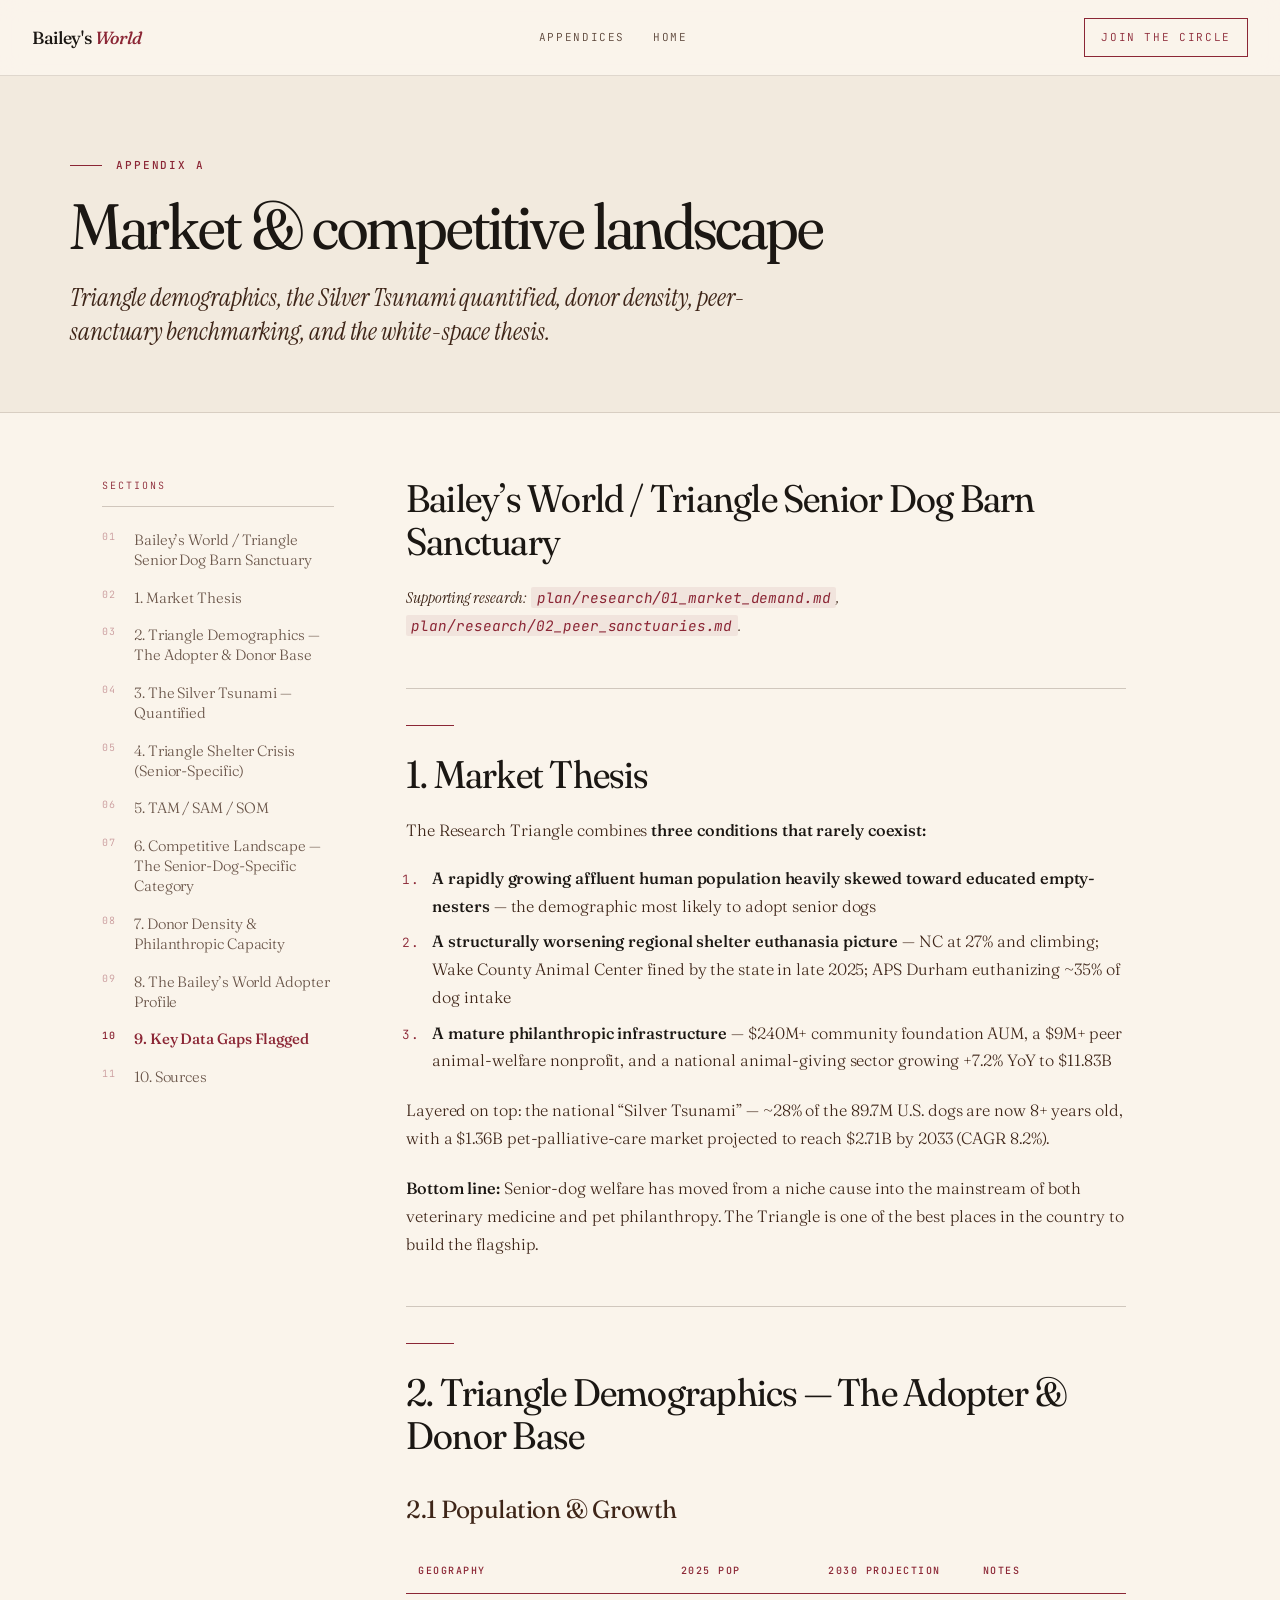
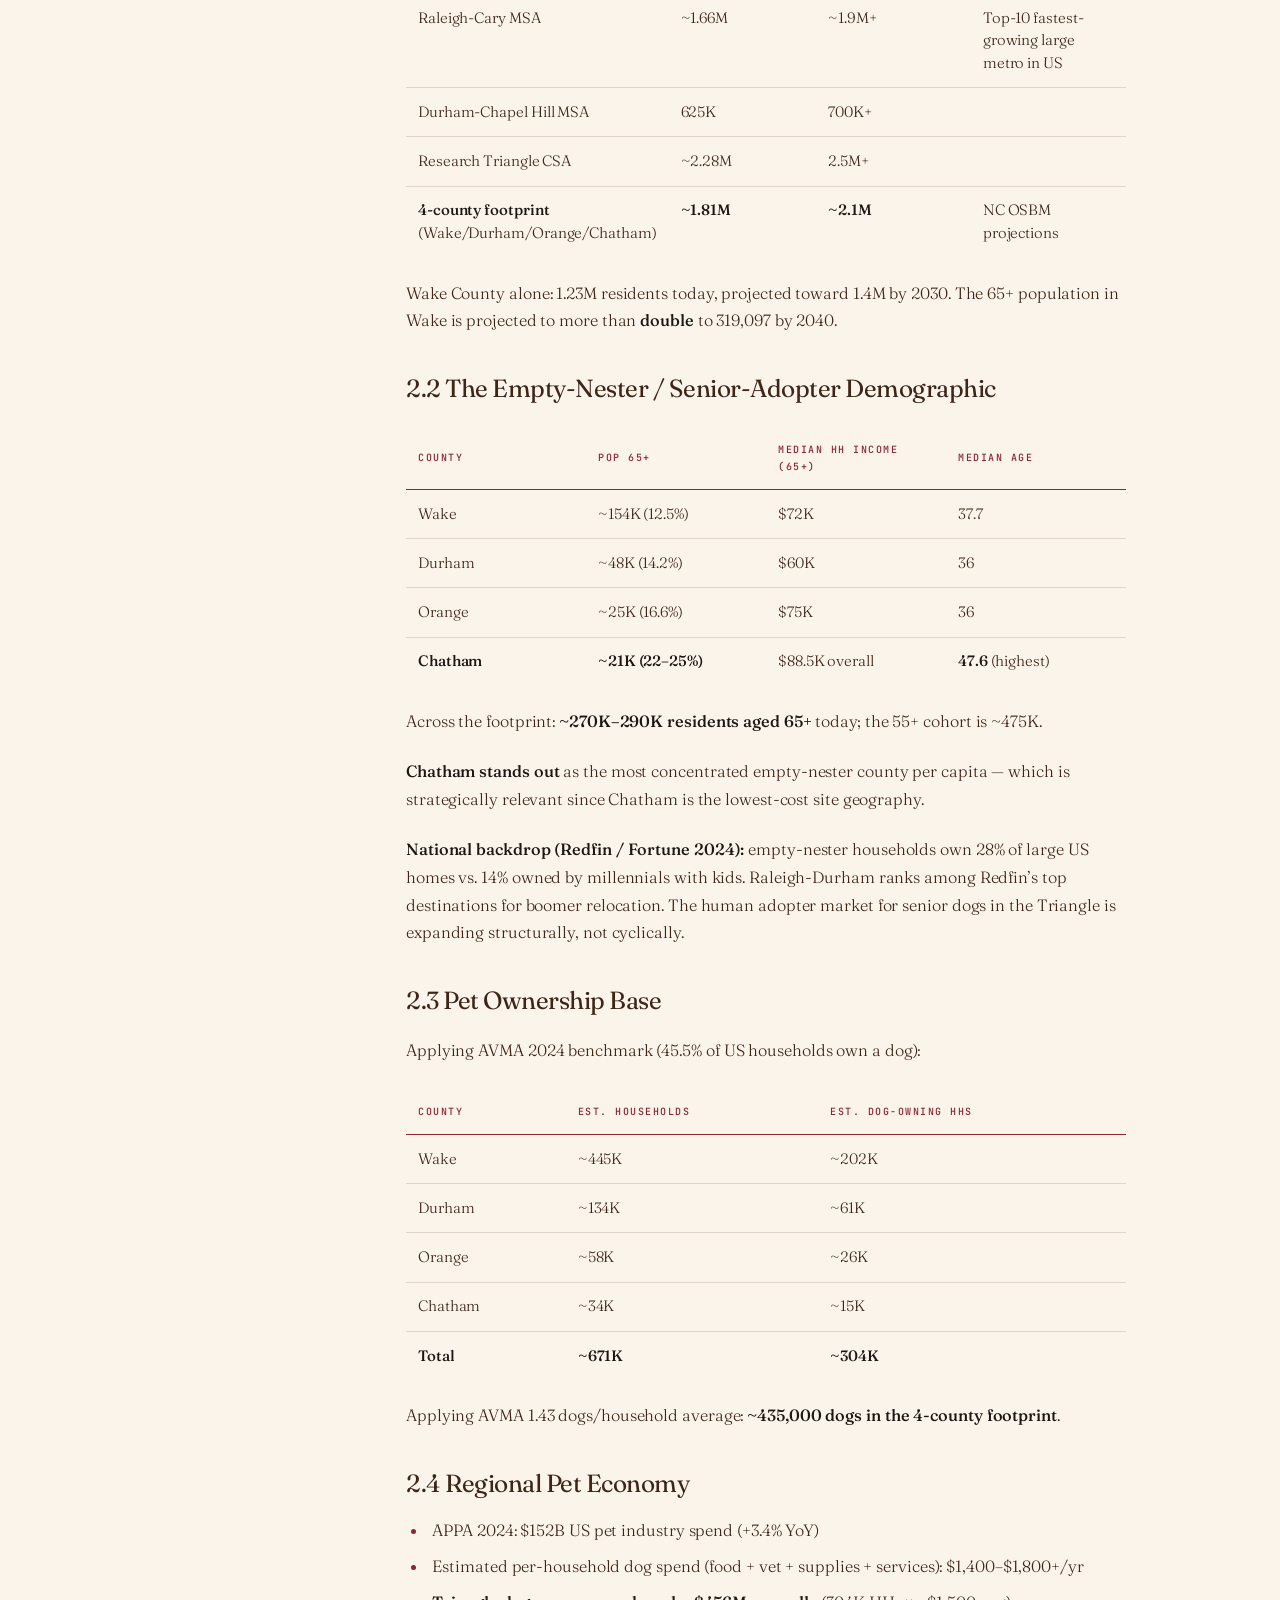
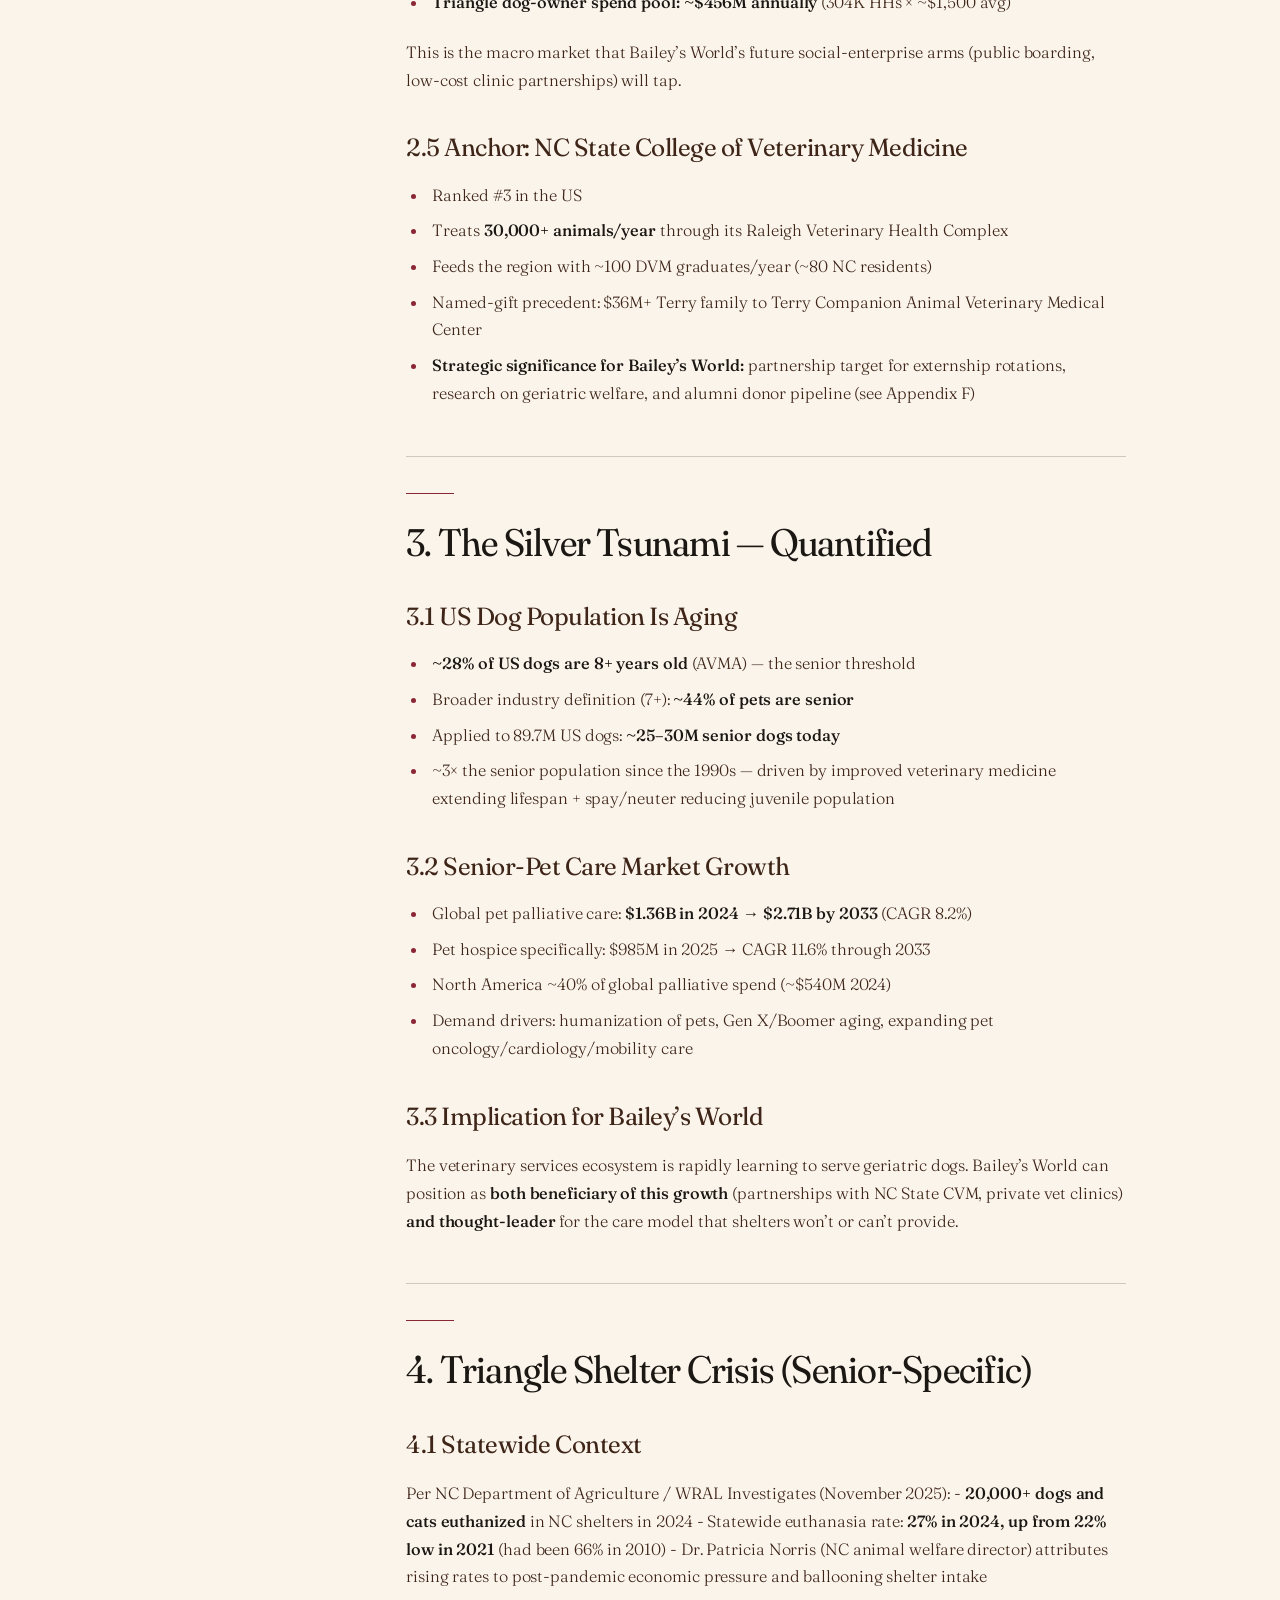
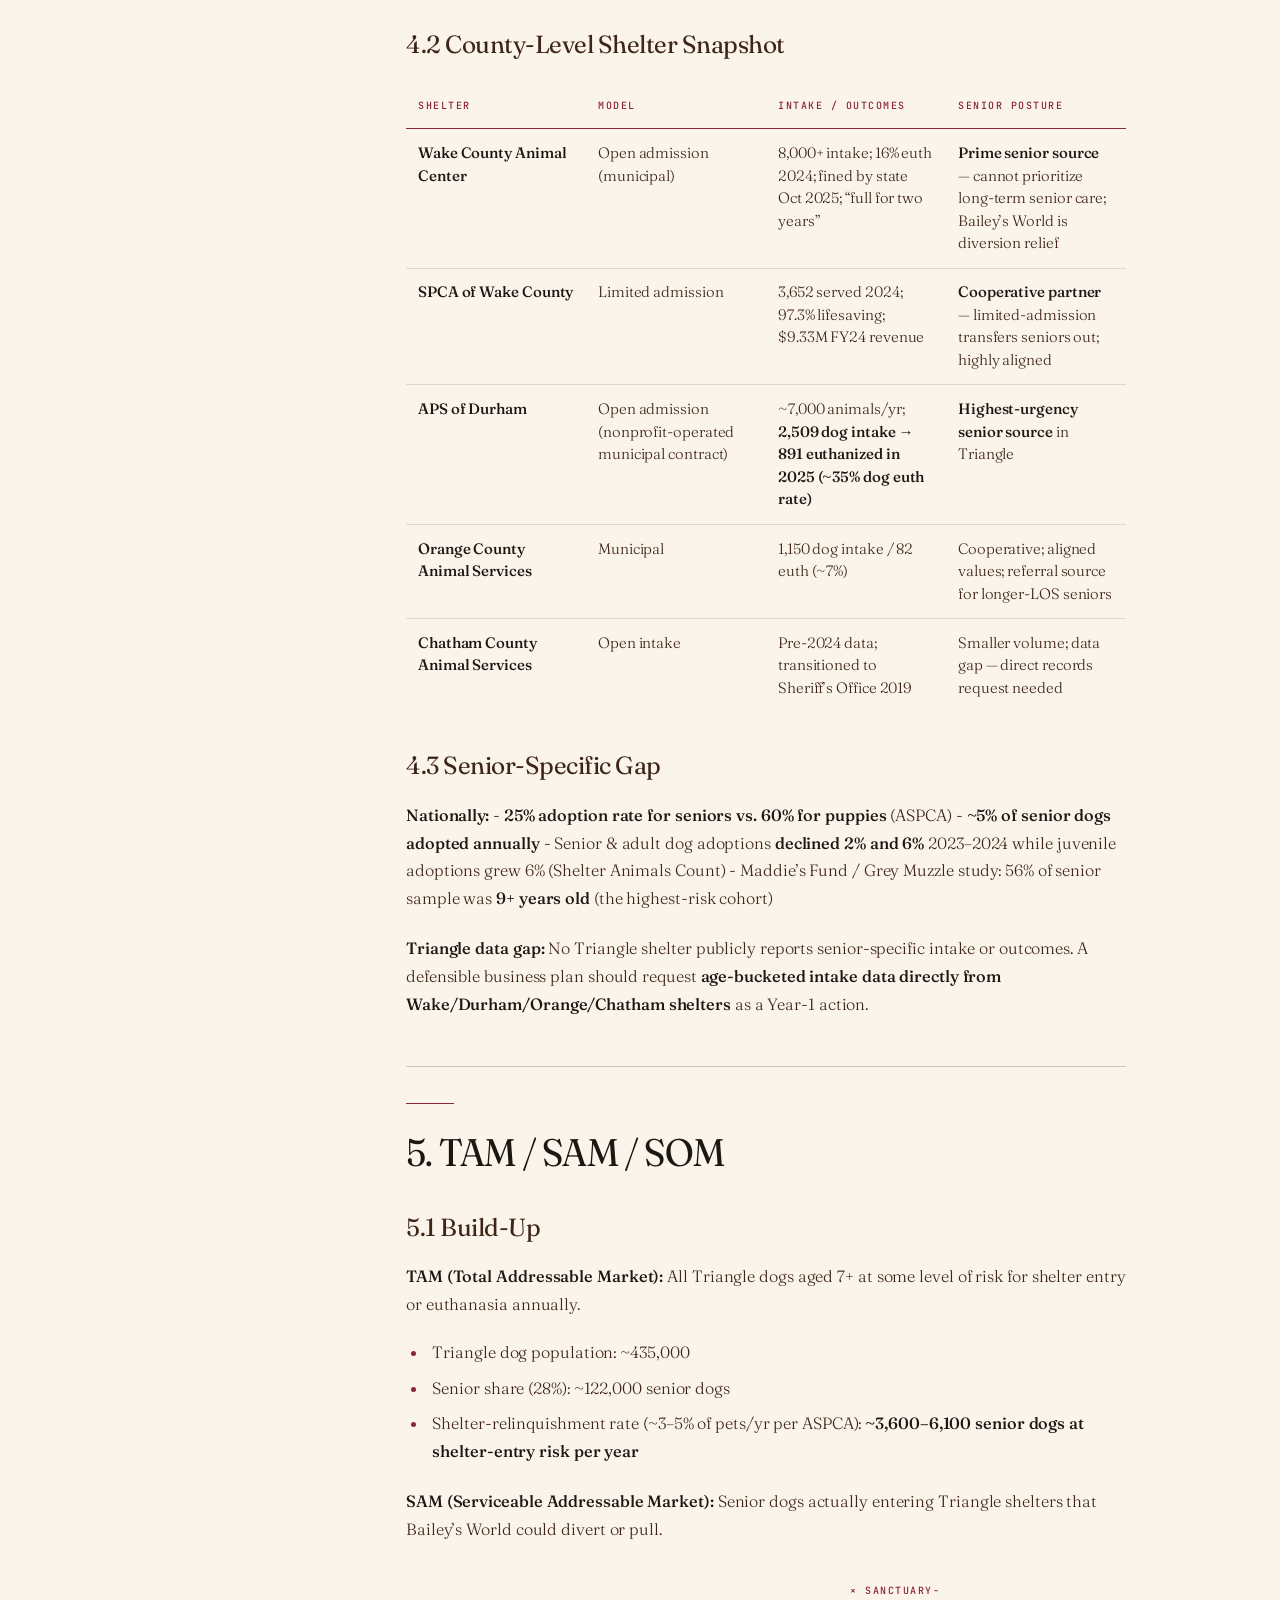
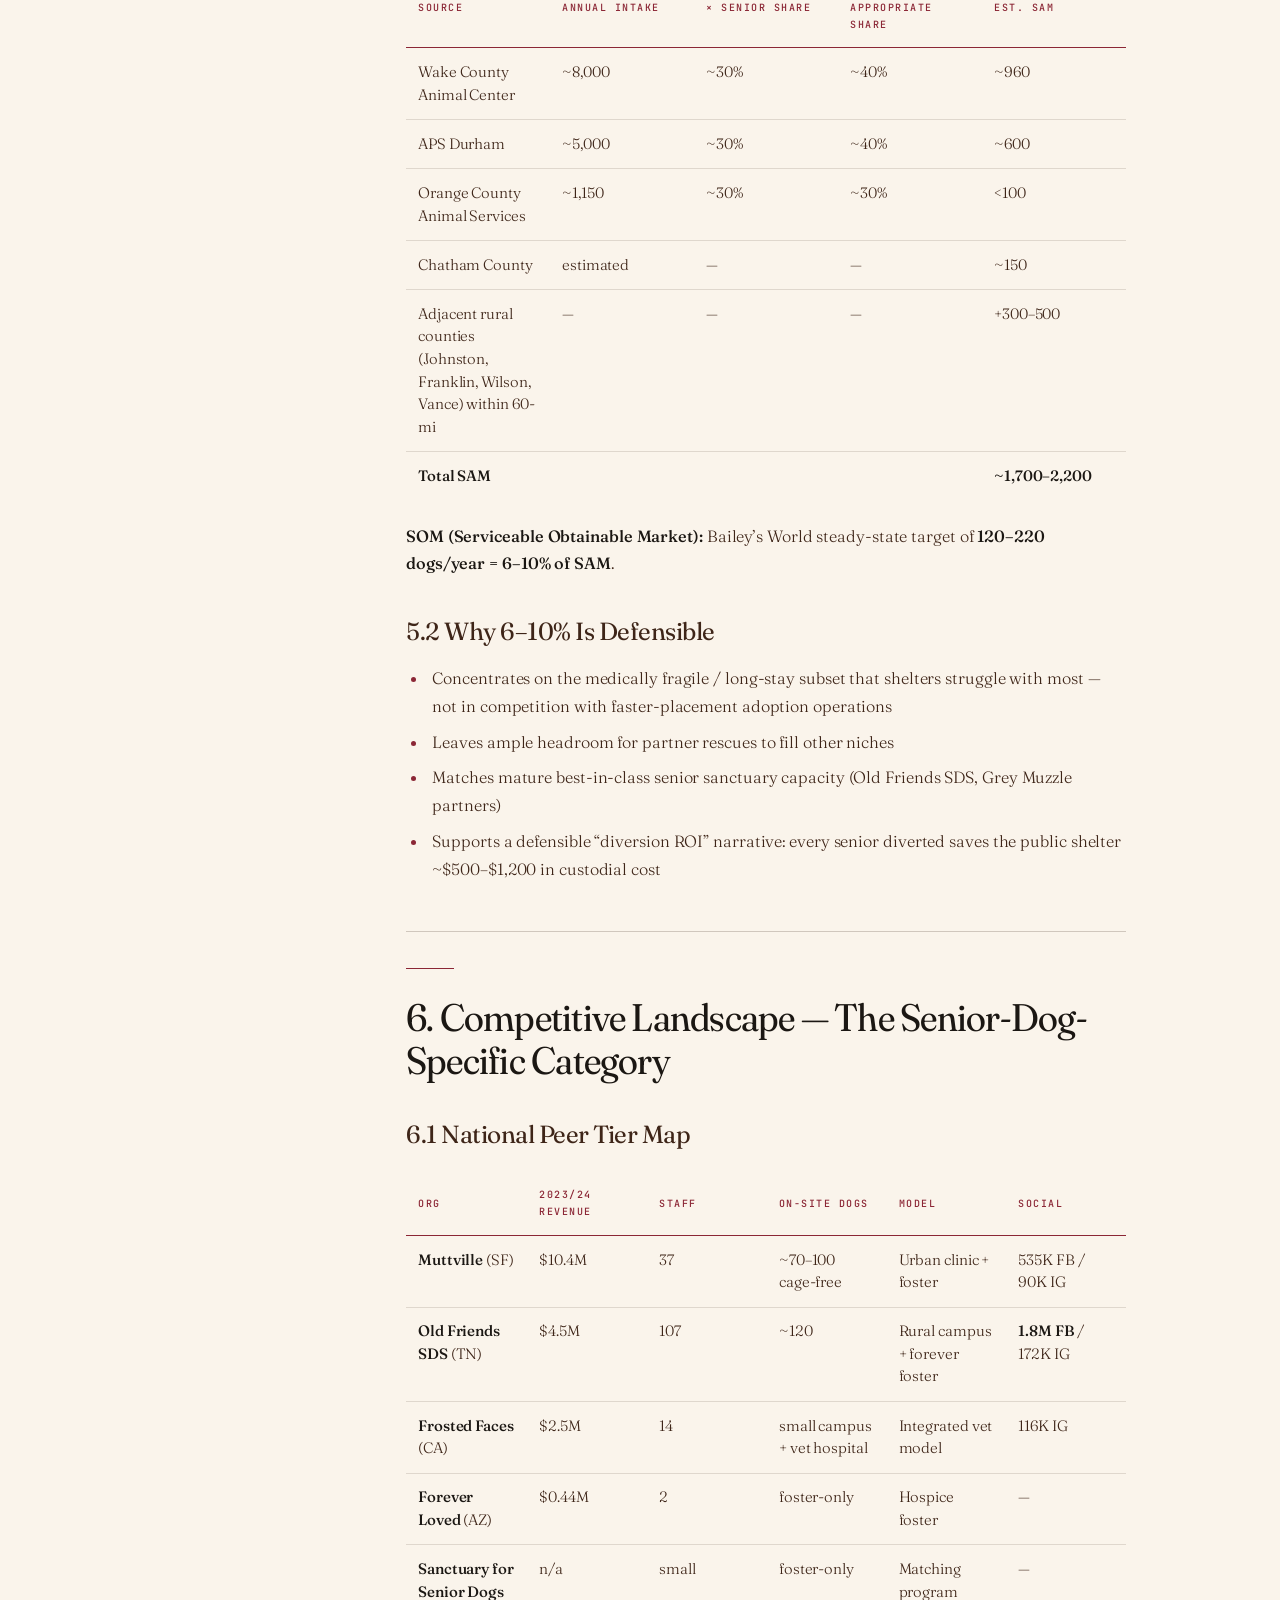
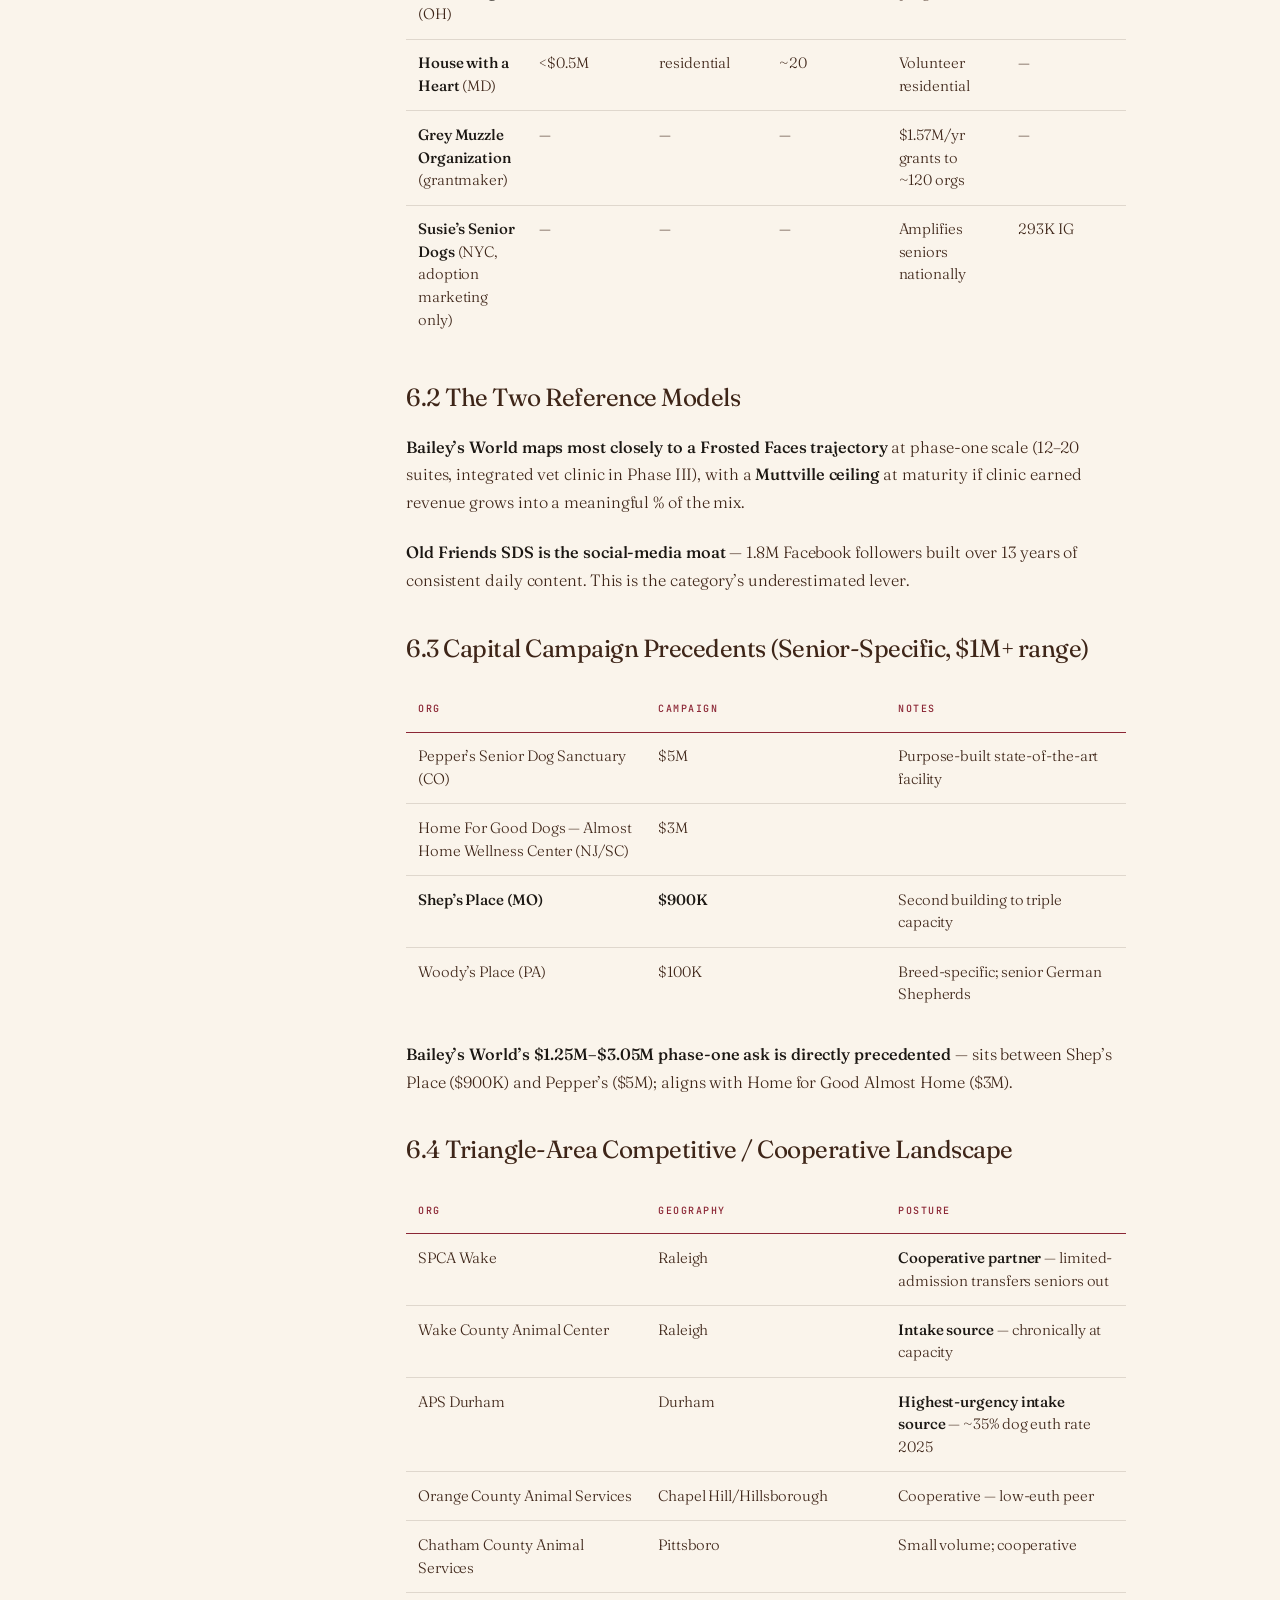
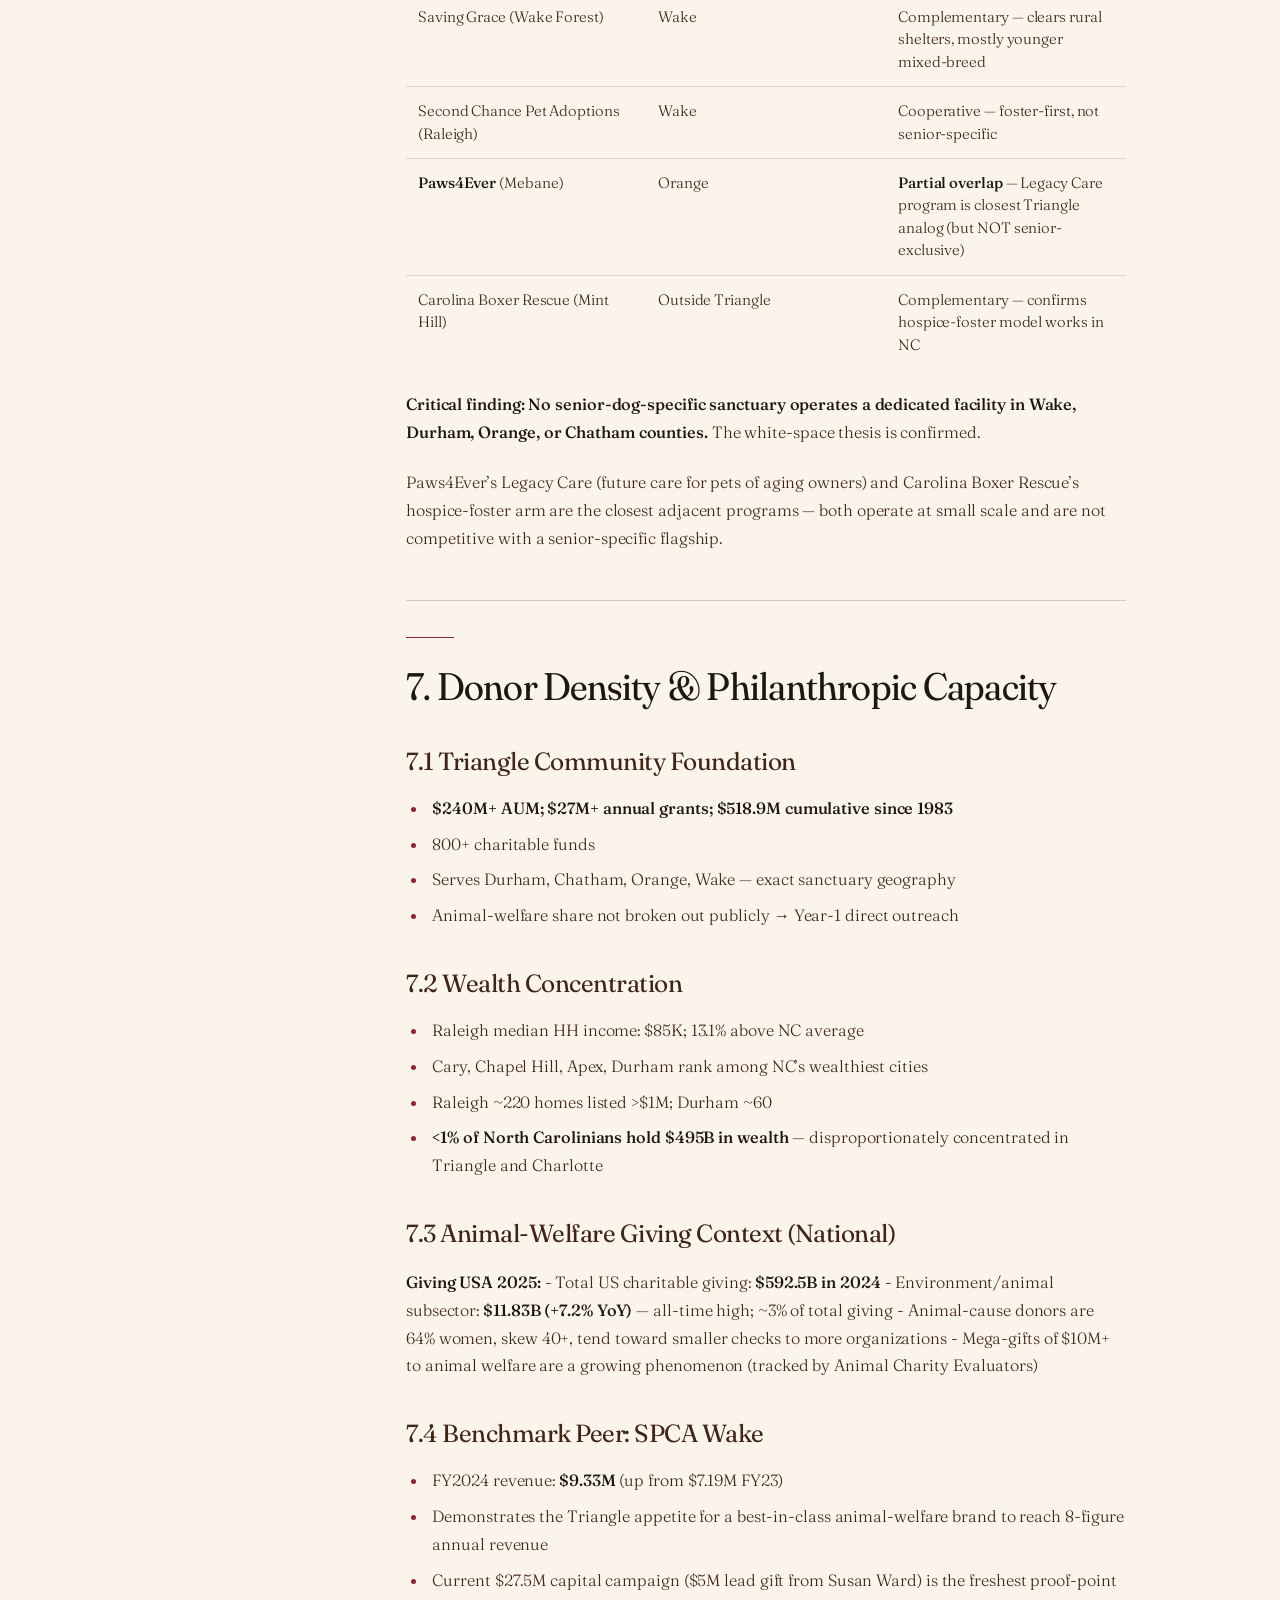
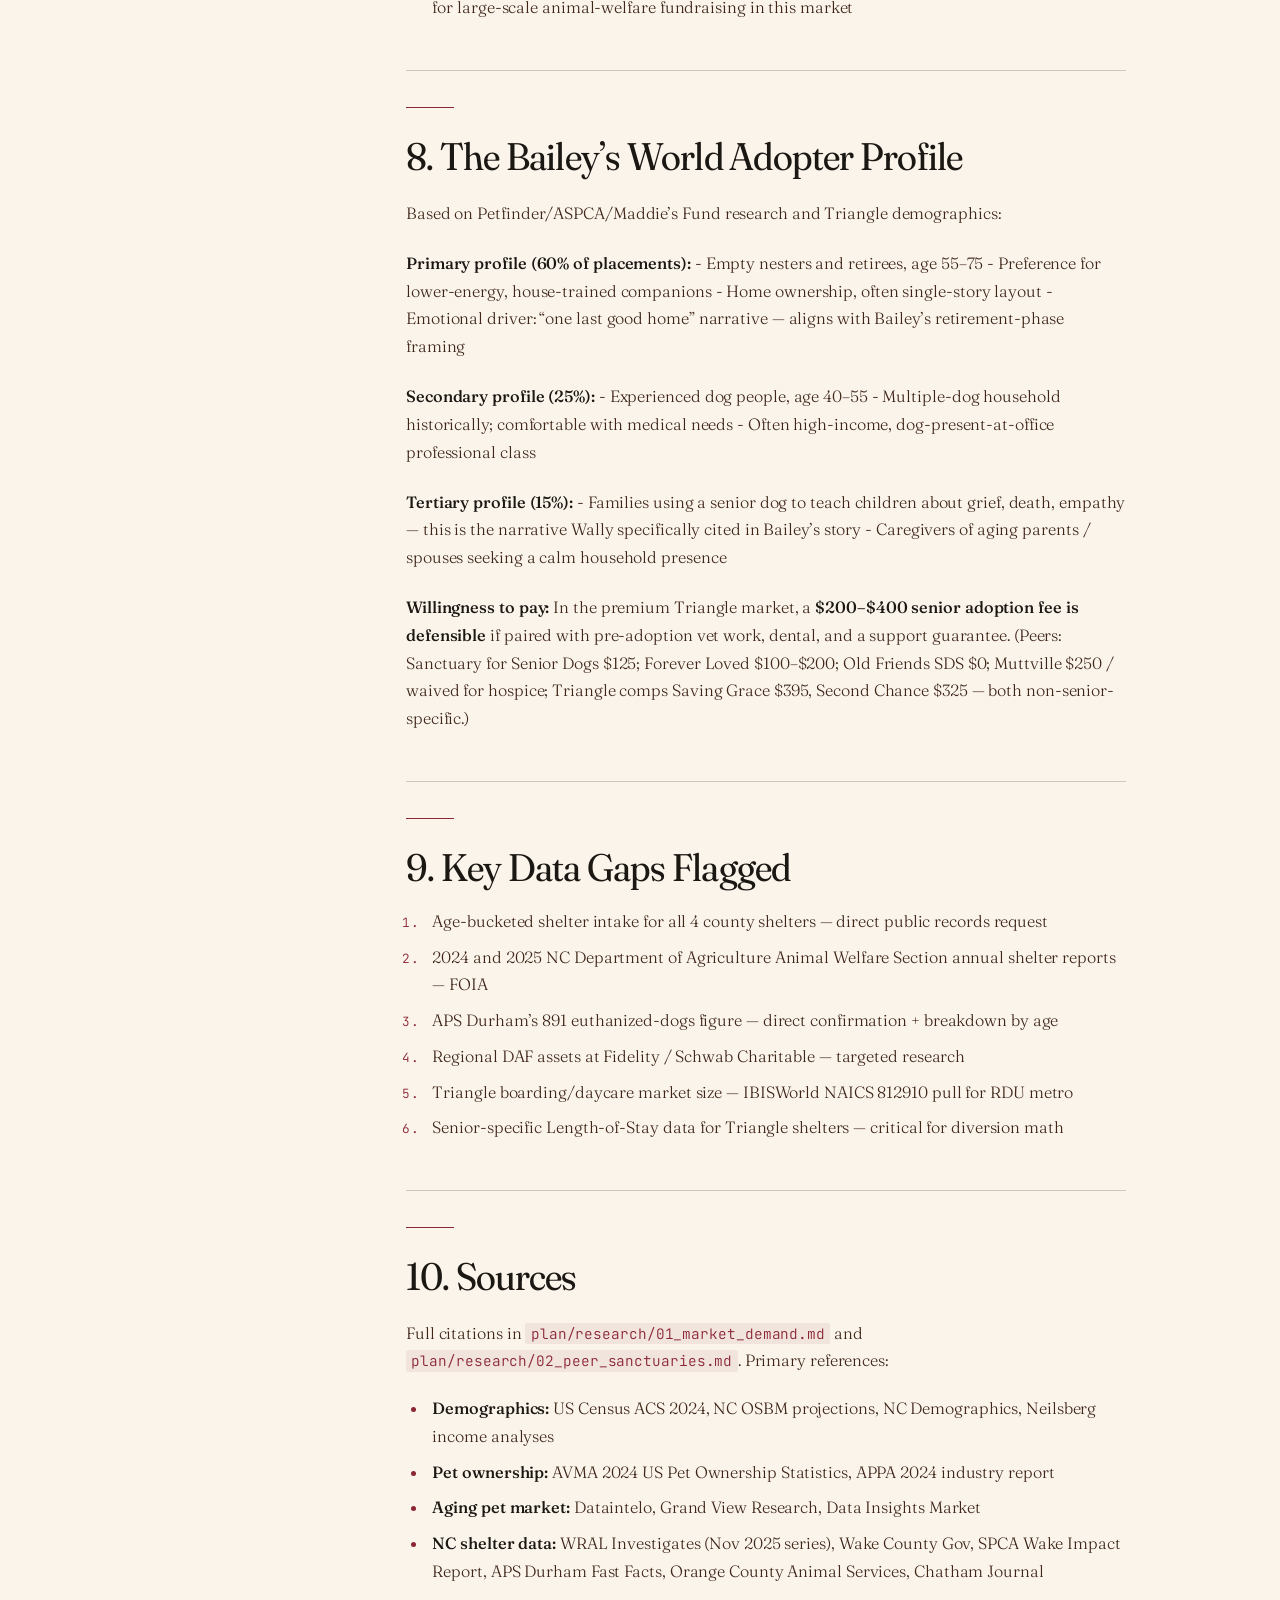
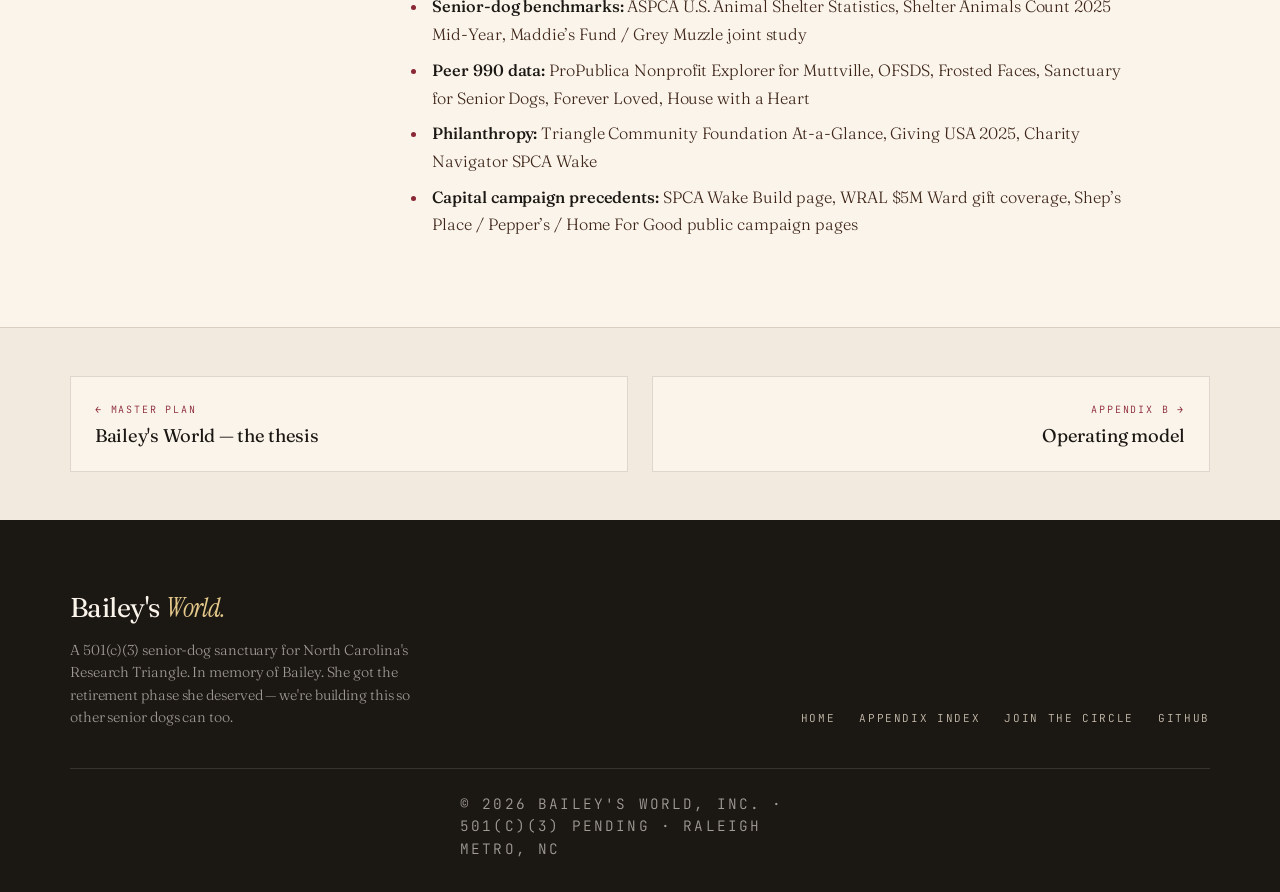
<file: plan/A_market_and_competitive.html>
<!DOCTYPE html>
<html lang="en">
<head>
<meta charset="UTF-8" />
<meta name="viewport" content="width=device-width, initial-scale=1.0" />
<title>Market & competitive landscape — Bailey's World</title>
<meta name="description" content="Triangle demographics, Silver Tsunami quantified, peer sanctuaries (Old Friends, Muttville, Frosted Faces), donor density. White-space confirmed." />
<meta property="og:title" content="Market & competitive landscape — Bailey's World" />
<meta property="og:description" content="Triangle demographics, Silver Tsunami quantified, peer sanctuaries (Old Friends, Muttville, Frosted Faces), donor density. White-space confirmed." />
<meta property="og:type" content="article" />
<meta property="og:image" content="../media/bailey.jpg" />
<link rel="icon" type="image/svg+xml" href="data:image/svg+xml,%3Csvg xmlns='http://www.w3.org/2000/svg' viewBox='0 0 32 32'%3E%3Cpath fill='%238B2635' d='M12 6c-1.7 0-3 1.3-3 3s1.3 3 3 3 3-1.3 3-3-1.3-3-3-3zm8 0c-1.7 0-3 1.3-3 3s1.3 3 3 3 3-1.3 3-3-1.3-3-3-3zM7 13c-1.7 0-3 1.3-3 3s1.3 3 3 3 3-1.3 3-3-1.3-3-3-3zm18 0c-1.7 0-3 1.3-3 3s1.3 3 3 3 3-1.3 3-3-1.3-3-3-3zm-9 3c-3.3 0-6 3.1-6 7 0 2.2 1.8 4 4 4h4c2.2 0 4-1.8 4-4 0-3.9-2.7-7-6-7z'/%3E%3C/svg%3E" />
<link rel="preconnect" href="https://fonts.googleapis.com" />
<link rel="preconnect" href="https://fonts.gstatic.com" crossorigin />
<link href="https://fonts.googleapis.com/css2?family=Fraunces:ital,opsz,wght,SOFT@0,9..144,300..900,100&family=Instrument+Serif:ital@0;1&family=JetBrains+Mono:wght@400;500&display=swap" rel="stylesheet" />
<link rel="stylesheet" href="appendix.css" />
</head>
<body>
<nav class="nav">
  <a href="../index.html" class="nav__logo">Bailey's <em>World</em></a>
  <div class="nav__links">
    <a href="index.html" class="nav__link">Appendices</a>
    <a href="../index.html" class="nav__link">Home</a>
  </div>
  <a href="../index.html#ask" class="nav__cta">Join the Circle</a>
</nav>

<article>
  <header class="paper__head">
    <div class="container">
      <p class="label paper__eyebrow">Appendix A</p>
      <h1 class="paper__title">Market & competitive landscape</h1>
      <p class="paper__lede">Triangle demographics, the Silver Tsunami quantified, donor density, peer-sanctuary benchmarking, and the white-space thesis.</p>
    </div>
  </header>

  <div class="paper__body">
    <aside class="toc" aria-label="Sections">
  <p class="toc__label">Sections</p>
  <ol><li><a href="#baileys-world-triangle-senior-dog-barn-sanctuary">Bailey’s World
/ Triangle Senior Dog Barn Sanctuary</a></li><li><a href="#market-thesis">1. Market Thesis</a></li><li><a href="#triangle-demographics-the-adopter-donor-base">2. Triangle
Demographics — The Adopter &amp; Donor Base</a></li><li><a href="#the-silver-tsunami-quantified">3. The Silver Tsunami —
Quantified</a></li><li><a href="#triangle-shelter-crisis-senior-specific">4. Triangle Shelter
Crisis (Senior-Specific)</a></li><li><a href="#tam-sam-som">5. TAM / SAM / SOM</a></li><li><a href="#competitive-landscape-the-senior-dog-specific-category">6.
Competitive Landscape — The Senior-Dog-Specific Category</a></li><li><a href="#donor-density-philanthropic-capacity">7. Donor Density &amp;
Philanthropic Capacity</a></li><li><a href="#the-baileys-world-adopter-profile">8. The Bailey’s World Adopter
Profile</a></li><li><a href="#key-data-gaps-flagged">9. Key Data Gaps Flagged</a></li><li><a href="#sources">10. Sources</a></li></ol>
</aside>
    <div class="prose">
      
<h2  id="baileys-world-triangle-senior-dog-barn-sanctuary">Bailey’s World
/ Triangle Senior Dog Barn Sanctuary</h2>
<p><em>Supporting research:
<code>plan/research/01_market_demand.md</code>,
<code>plan/research/02_peer_sanctuaries.md</code>.</em></p>
<hr />
<h2  id="market-thesis">1. Market Thesis</h2>
<p>The Research Triangle combines <strong>three conditions that rarely
coexist:</strong></p>
<ol type="1">
<li><strong>A rapidly growing affluent human population heavily skewed
toward educated empty-nesters</strong> — the demographic most likely to
adopt senior dogs</li>
<li><strong>A structurally worsening regional shelter euthanasia
picture</strong> — NC at 27% and climbing; Wake County Animal Center
fined by the state in late 2025; APS Durham euthanizing ~35% of dog
intake</li>
<li><strong>A mature philanthropic infrastructure</strong> — $240M+
community foundation AUM, a $9M+ peer animal-welfare nonprofit, and a
national animal-giving sector growing +7.2% YoY to $11.83B</li>
</ol>
<p>Layered on top: the national “Silver Tsunami” — ~28% of the 89.7M
U.S. dogs are now 8+ years old, with a $1.36B pet-palliative-care market
projected to reach $2.71B by 2033 (CAGR 8.2%).</p>
<p><strong>Bottom line:</strong> Senior-dog welfare has moved from a
niche cause into the mainstream of both veterinary medicine and pet
philanthropy. The Triangle is one of the best places in the country to
build the flagship.</p>
<hr />
<h2  id="triangle-demographics-the-adopter-donor-base">2. Triangle
Demographics — The Adopter &amp; Donor Base</h2>
<h3 id="population-growth">2.1 Population &amp; Growth</h3>
<table>
<colgroup>
<col style="width: 25%" />
<col style="width: 25%" />
<col style="width: 25%" />
<col style="width: 25%" />
</colgroup>
<thead>
<tr>
<th>Geography</th>
<th>2025 Pop</th>
<th>2030 Projection</th>
<th>Notes</th>
</tr>
</thead>
<tbody>
<tr>
<td>Raleigh-Cary MSA</td>
<td>~1.66M</td>
<td>~1.9M+</td>
<td>Top-10 fastest-growing large metro in US</td>
</tr>
<tr>
<td>Durham-Chapel Hill MSA</td>
<td>625K</td>
<td>700K+</td>
<td></td>
</tr>
<tr>
<td>Research Triangle CSA</td>
<td>~2.28M</td>
<td>2.5M+</td>
<td></td>
</tr>
<tr>
<td><strong>4-county footprint</strong>
(Wake/Durham/Orange/Chatham)</td>
<td><strong>~1.81M</strong></td>
<td><strong>~2.1M</strong></td>
<td>NC OSBM projections</td>
</tr>
</tbody>
</table>
<p>Wake County alone: 1.23M residents today, projected toward 1.4M by
2030. The 65+ population in Wake is projected to more than
<strong>double</strong> to 319,097 by 2040.</p>
<h3 id="the-empty-nester-senior-adopter-demographic">2.2 The
Empty-Nester / Senior-Adopter Demographic</h3>
<table>
<colgroup>
<col style="width: 25%" />
<col style="width: 25%" />
<col style="width: 25%" />
<col style="width: 25%" />
</colgroup>
<thead>
<tr>
<th>County</th>
<th>Pop 65+</th>
<th>Median HH Income (65+)</th>
<th>Median Age</th>
</tr>
</thead>
<tbody>
<tr>
<td>Wake</td>
<td>~154K (12.5%)</td>
<td>$72K</td>
<td>37.7</td>
</tr>
<tr>
<td>Durham</td>
<td>~48K (14.2%)</td>
<td>$60K</td>
<td>36</td>
</tr>
<tr>
<td>Orange</td>
<td>~25K (16.6%)</td>
<td>$75K</td>
<td>36</td>
</tr>
<tr>
<td><strong>Chatham</strong></td>
<td><strong>~21K (22–25%)</strong></td>
<td>$88.5K overall</td>
<td><strong>47.6</strong> (highest)</td>
</tr>
</tbody>
</table>
<p>Across the footprint: <strong>~270K–290K residents aged 65+</strong>
today; the 55+ cohort is ~475K.</p>
<p><strong>Chatham stands out</strong> as the most concentrated
empty-nester county per capita — which is strategically relevant since
Chatham is the lowest-cost site geography.</p>
<p><strong>National backdrop (Redfin / Fortune 2024):</strong>
empty-nester households own 28% of large US homes vs. 14% owned by
millennials with kids. Raleigh-Durham ranks among Redfin’s top
destinations for boomer relocation. The human adopter market for senior
dogs in the Triangle is expanding structurally, not cyclically.</p>
<h3 id="pet-ownership-base">2.3 Pet Ownership Base</h3>
<p>Applying AVMA 2024 benchmark (45.5% of US households own a dog):</p>
<table>
<thead>
<tr>
<th>County</th>
<th>Est. Households</th>
<th>Est. Dog-Owning HHs</th>
</tr>
</thead>
<tbody>
<tr>
<td>Wake</td>
<td>~445K</td>
<td>~202K</td>
</tr>
<tr>
<td>Durham</td>
<td>~134K</td>
<td>~61K</td>
</tr>
<tr>
<td>Orange</td>
<td>~58K</td>
<td>~26K</td>
</tr>
<tr>
<td>Chatham</td>
<td>~34K</td>
<td>~15K</td>
</tr>
<tr>
<td><strong>Total</strong></td>
<td><strong>~671K</strong></td>
<td><strong>~304K</strong></td>
</tr>
</tbody>
</table>
<p>Applying AVMA 1.43 dogs/household average: <strong>~435,000 dogs in
the 4-county footprint</strong>.</p>
<h3 id="regional-pet-economy">2.4 Regional Pet Economy</h3>
<ul>
<li>APPA 2024: $152B US pet industry spend (+3.4% YoY)</li>
<li>Estimated per-household dog spend (food + vet + supplies +
services): $1,400–$1,800+/yr</li>
<li><strong>Triangle dog-owner spend pool: ~$456M annually</strong>
(304K HHs × ~$1,500 avg)</li>
</ul>
<p>This is the macro market that Bailey’s World’s future
social-enterprise arms (public boarding, low-cost clinic partnerships)
will tap.</p>
<h3 id="anchor-nc-state-college-of-veterinary-medicine">2.5 Anchor: NC
State College of Veterinary Medicine</h3>
<ul>
<li>Ranked #3 in the US</li>
<li>Treats <strong>30,000+ animals/year</strong> through its Raleigh
Veterinary Health Complex</li>
<li>Feeds the region with ~100 DVM graduates/year (~80 NC
residents)</li>
<li>Named-gift precedent: $36M+ Terry family to Terry Companion Animal
Veterinary Medical Center</li>
<li><strong>Strategic significance for Bailey’s World:</strong>
partnership target for externship rotations, research on geriatric
welfare, and alumni donor pipeline (see Appendix F)</li>
</ul>
<hr />
<h2  id="the-silver-tsunami-quantified">3. The Silver Tsunami —
Quantified</h2>
<h3 id="us-dog-population-is-aging">3.1 US Dog Population Is Aging</h3>
<ul>
<li><strong>~28% of US dogs are 8+ years old</strong> (AVMA) — the
senior threshold</li>
<li>Broader industry definition (7+): <strong>~44% of pets are
senior</strong></li>
<li>Applied to 89.7M US dogs: <strong>~25–30M senior dogs
today</strong></li>
<li>~3× the senior population since the 1990s — driven by improved
veterinary medicine extending lifespan + spay/neuter reducing juvenile
population</li>
</ul>
<h3 id="senior-pet-care-market-growth">3.2 Senior-Pet Care Market
Growth</h3>
<ul>
<li>Global pet palliative care: <strong>$1.36B in 2024 → $2.71B by
2033</strong> (CAGR 8.2%)</li>
<li>Pet hospice specifically: $985M in 2025 → CAGR 11.6% through
2033</li>
<li>North America ~40% of global palliative spend (~$540M 2024)</li>
<li>Demand drivers: humanization of pets, Gen X/Boomer aging, expanding
pet oncology/cardiology/mobility care</li>
</ul>
<h3 id="implication-for-baileys-world">3.3 Implication for Bailey’s
World</h3>
<p>The veterinary services ecosystem is rapidly learning to serve
geriatric dogs. Bailey’s World can position as <strong>both beneficiary
of this growth</strong> (partnerships with NC State CVM, private vet
clinics) <strong>and thought-leader</strong> for the care model that
shelters won’t or can’t provide.</p>
<hr />
<h2  id="triangle-shelter-crisis-senior-specific">4. Triangle Shelter
Crisis (Senior-Specific)</h2>
<h3 id="statewide-context">4.1 Statewide Context</h3>
<p>Per NC Department of Agriculture / WRAL Investigates (November 2025):
- <strong>20,000+ dogs and cats euthanized</strong> in NC shelters in
2024 - Statewide euthanasia rate: <strong>27% in 2024, up from 22% low
in 2021</strong> (had been 66% in 2010) - Dr. Patricia Norris (NC animal
welfare director) attributes rising rates to post-pandemic economic
pressure and ballooning shelter intake</p>
<h3 id="county-level-shelter-snapshot">4.2 County-Level Shelter
Snapshot</h3>
<table>
<colgroup>
<col style="width: 25%" />
<col style="width: 25%" />
<col style="width: 25%" />
<col style="width: 25%" />
</colgroup>
<thead>
<tr>
<th>Shelter</th>
<th>Model</th>
<th>Intake / Outcomes</th>
<th>Senior Posture</th>
</tr>
</thead>
<tbody>
<tr>
<td><strong>Wake County Animal Center</strong></td>
<td>Open admission (municipal)</td>
<td>8,000+ intake; 16% euth 2024; fined by state Oct 2025; “full for two
years”</td>
<td><strong>Prime senior source</strong> — cannot prioritize long-term
senior care; Bailey’s World is diversion relief</td>
</tr>
<tr>
<td><strong>SPCA of Wake County</strong></td>
<td>Limited admission</td>
<td>3,652 served 2024; 97.3% lifesaving; $9.33M FY24 revenue</td>
<td><strong>Cooperative partner</strong> — limited-admission transfers
seniors out; highly aligned</td>
</tr>
<tr>
<td><strong>APS of Durham</strong></td>
<td>Open admission (nonprofit-operated municipal contract)</td>
<td>~7,000 animals/yr; <strong>2,509 dog intake → 891 euthanized in 2025
(~35% dog euth rate)</strong></td>
<td><strong>Highest-urgency senior source</strong> in Triangle</td>
</tr>
<tr>
<td><strong>Orange County Animal Services</strong></td>
<td>Municipal</td>
<td>1,150 dog intake / 82 euth (~7%)</td>
<td>Cooperative; aligned values; referral source for longer-LOS
seniors</td>
</tr>
<tr>
<td><strong>Chatham County Animal Services</strong></td>
<td>Open intake</td>
<td>Pre-2024 data; transitioned to Sheriff’s Office 2019</td>
<td>Smaller volume; data gap — direct records request needed</td>
</tr>
</tbody>
</table>
<h3 id="senior-specific-gap">4.3 Senior-Specific Gap</h3>
<p><strong>Nationally:</strong> - <strong>25% adoption rate for seniors
vs. 60% for puppies</strong> (ASPCA) - <strong>~5% of senior dogs
adopted annually</strong> - Senior &amp; adult dog adoptions
<strong>declined 2% and 6%</strong> 2023–2024 while juvenile adoptions
grew 6% (Shelter Animals Count) - Maddie’s Fund / Grey Muzzle study: 56%
of senior sample was <strong>9+ years old</strong> (the highest-risk
cohort)</p>
<p><strong>Triangle data gap:</strong> No Triangle shelter publicly
reports senior-specific intake or outcomes. A defensible business plan
should request <strong>age-bucketed intake data directly from
Wake/Durham/Orange/Chatham shelters</strong> as a Year-1 action.</p>
<hr />
<h2  id="tam-sam-som">5. TAM / SAM / SOM</h2>
<h3 id="build-up">5.1 Build-Up</h3>
<p><strong>TAM (Total Addressable Market):</strong> All Triangle dogs
aged 7+ at some level of risk for shelter entry or euthanasia
annually.</p>
<ul>
<li>Triangle dog population: ~435,000</li>
<li>Senior share (28%): ~122,000 senior dogs</li>
<li>Shelter-relinquishment rate (~3–5% of pets/yr per ASPCA):
<strong>~3,600–6,100 senior dogs at shelter-entry risk per
year</strong></li>
</ul>
<p><strong>SAM (Serviceable Addressable Market):</strong> Senior dogs
actually entering Triangle shelters that Bailey’s World could divert or
pull.</p>
<table>
<colgroup>
<col style="width: 20%" />
<col style="width: 20%" />
<col style="width: 20%" />
<col style="width: 20%" />
<col style="width: 20%" />
</colgroup>
<thead>
<tr>
<th>Source</th>
<th>Annual Intake</th>
<th>× Senior Share</th>
<th>× Sanctuary-Appropriate Share</th>
<th>Est. SAM</th>
</tr>
</thead>
<tbody>
<tr>
<td>Wake County Animal Center</td>
<td>~8,000</td>
<td>~30%</td>
<td>~40%</td>
<td>~960</td>
</tr>
<tr>
<td>APS Durham</td>
<td>~5,000</td>
<td>~30%</td>
<td>~40%</td>
<td>~600</td>
</tr>
<tr>
<td>Orange County Animal Services</td>
<td>~1,150</td>
<td>~30%</td>
<td>~30%</td>
<td>&lt;100</td>
</tr>
<tr>
<td>Chatham County</td>
<td>estimated</td>
<td>—</td>
<td>—</td>
<td>~150</td>
</tr>
<tr>
<td>Adjacent rural counties (Johnston, Franklin, Wilson, Vance) within
60-mi</td>
<td>—</td>
<td>—</td>
<td>—</td>
<td>+300–500</td>
</tr>
<tr>
<td><strong>Total SAM</strong></td>
<td></td>
<td></td>
<td></td>
<td><strong>~1,700–2,200</strong></td>
</tr>
</tbody>
</table>
<p><strong>SOM (Serviceable Obtainable Market):</strong> Bailey’s World
steady-state target of <strong>120–220 dogs/year = 6–10% of
SAM</strong>.</p>
<h3 id="why-610-is-defensible">5.2 Why 6–10% Is Defensible</h3>
<ul>
<li>Concentrates on the medically fragile / long-stay subset that
shelters struggle with most — not in competition with faster-placement
adoption operations</li>
<li>Leaves ample headroom for partner rescues to fill other niches</li>
<li>Matches mature best-in-class senior sanctuary capacity (Old Friends
SDS, Grey Muzzle partners)</li>
<li>Supports a defensible “diversion ROI” narrative: every senior
diverted saves the public shelter ~$500–$1,200 in custodial cost</li>
</ul>
<hr />
<h2  id="competitive-landscape-the-senior-dog-specific-category">6.
Competitive Landscape — The Senior-Dog-Specific Category</h2>
<h3 id="national-peer-tier-map">6.1 National Peer Tier Map</h3>
<table style="width:100%;">
<colgroup>
<col style="width: 16%" />
<col style="width: 16%" />
<col style="width: 16%" />
<col style="width: 16%" />
<col style="width: 16%" />
<col style="width: 16%" />
</colgroup>
<thead>
<tr>
<th>Org</th>
<th>2023/24 Revenue</th>
<th>Staff</th>
<th>On-Site Dogs</th>
<th>Model</th>
<th>Social</th>
</tr>
</thead>
<tbody>
<tr>
<td><strong>Muttville</strong> (SF)</td>
<td>$10.4M</td>
<td>37</td>
<td>~70–100 cage-free</td>
<td>Urban clinic + foster</td>
<td>535K FB / 90K IG</td>
</tr>
<tr>
<td><strong>Old Friends SDS</strong> (TN)</td>
<td>$4.5M</td>
<td>107</td>
<td>~120</td>
<td>Rural campus + forever foster</td>
<td><strong>1.8M FB</strong> / 172K IG</td>
</tr>
<tr>
<td><strong>Frosted Faces</strong> (CA)</td>
<td>$2.5M</td>
<td>14</td>
<td>small campus + vet hospital</td>
<td>Integrated vet model</td>
<td>116K IG</td>
</tr>
<tr>
<td><strong>Forever Loved</strong> (AZ)</td>
<td>$0.44M</td>
<td>2</td>
<td>foster-only</td>
<td>Hospice foster</td>
<td>—</td>
</tr>
<tr>
<td><strong>Sanctuary for Senior Dogs</strong> (OH)</td>
<td>n/a</td>
<td>small</td>
<td>foster-only</td>
<td>Matching program</td>
<td>—</td>
</tr>
<tr>
<td><strong>House with a Heart</strong> (MD)</td>
<td>&lt;$0.5M</td>
<td>residential</td>
<td>~20</td>
<td>Volunteer residential</td>
<td>—</td>
</tr>
<tr>
<td><strong>Grey Muzzle Organization</strong> (grantmaker)</td>
<td>—</td>
<td>—</td>
<td>—</td>
<td>$1.57M/yr grants to ~120 orgs</td>
<td>—</td>
</tr>
<tr>
<td><strong>Susie’s Senior Dogs</strong> (NYC, adoption marketing
only)</td>
<td>—</td>
<td>—</td>
<td>—</td>
<td>Amplifies seniors nationally</td>
<td>293K IG</td>
</tr>
</tbody>
</table>
<h3 id="the-two-reference-models">6.2 The Two Reference Models</h3>
<p><strong>Bailey’s World maps most closely to a Frosted Faces
trajectory</strong> at phase-one scale (12–20 suites, integrated vet
clinic in Phase III), with a <strong>Muttville ceiling</strong> at
maturity if clinic earned revenue grows into a meaningful % of the
mix.</p>
<p><strong>Old Friends SDS is the social-media moat</strong> — 1.8M
Facebook followers built over 13 years of consistent daily content. This
is the category’s underestimated lever.</p>
<h3 id="capital-campaign-precedents-senior-specific-1m-range">6.3
Capital Campaign Precedents (Senior-Specific, $1M+ range)</h3>
<table>
<colgroup>
<col style="width: 33%" />
<col style="width: 33%" />
<col style="width: 33%" />
</colgroup>
<thead>
<tr>
<th>Org</th>
<th>Campaign</th>
<th>Notes</th>
</tr>
</thead>
<tbody>
<tr>
<td>Pepper’s Senior Dog Sanctuary (CO)</td>
<td>$5M</td>
<td>Purpose-built state-of-the-art facility</td>
</tr>
<tr>
<td>Home For Good Dogs — Almost Home Wellness Center (NJ/SC)</td>
<td>$3M</td>
<td></td>
</tr>
<tr>
<td><strong>Shep’s Place (MO)</strong></td>
<td><strong>$900K</strong></td>
<td>Second building to triple capacity</td>
</tr>
<tr>
<td>Woody’s Place (PA)</td>
<td>$100K</td>
<td>Breed-specific; senior German Shepherds</td>
</tr>
</tbody>
</table>
<p><strong>Bailey’s World’s $1.25M–$3.05M phase-one ask is directly
precedented</strong> — sits between Shep’s Place ($900K) and Pepper’s
($5M); aligns with Home for Good Almost Home ($3M).</p>
<h3 id="triangle-area-competitive-cooperative-landscape">6.4
Triangle-Area Competitive / Cooperative Landscape</h3>
<table>
<colgroup>
<col style="width: 33%" />
<col style="width: 33%" />
<col style="width: 33%" />
</colgroup>
<thead>
<tr>
<th>Org</th>
<th>Geography</th>
<th>Posture</th>
</tr>
</thead>
<tbody>
<tr>
<td>SPCA Wake</td>
<td>Raleigh</td>
<td><strong>Cooperative partner</strong> — limited-admission transfers
seniors out</td>
</tr>
<tr>
<td>Wake County Animal Center</td>
<td>Raleigh</td>
<td><strong>Intake source</strong> — chronically at capacity</td>
</tr>
<tr>
<td>APS Durham</td>
<td>Durham</td>
<td><strong>Highest-urgency intake source</strong> — ~35% dog euth rate
2025</td>
</tr>
<tr>
<td>Orange County Animal Services</td>
<td>Chapel Hill/Hillsborough</td>
<td>Cooperative — low-euth peer</td>
</tr>
<tr>
<td>Chatham County Animal Services</td>
<td>Pittsboro</td>
<td>Small volume; cooperative</td>
</tr>
<tr>
<td>Saving Grace (Wake Forest)</td>
<td>Wake</td>
<td>Complementary — clears rural shelters, mostly younger
mixed-breed</td>
</tr>
<tr>
<td>Second Chance Pet Adoptions (Raleigh)</td>
<td>Wake</td>
<td>Cooperative — foster-first, not senior-specific</td>
</tr>
<tr>
<td><strong>Paws4Ever</strong> (Mebane)</td>
<td>Orange</td>
<td><strong>Partial overlap</strong> — Legacy Care program is closest
Triangle analog (but NOT senior-exclusive)</td>
</tr>
<tr>
<td>Carolina Boxer Rescue (Mint Hill)</td>
<td>Outside Triangle</td>
<td>Complementary — confirms hospice-foster model works in NC</td>
</tr>
</tbody>
</table>
<p><strong>Critical finding: No senior-dog-specific sanctuary operates a
dedicated facility in Wake, Durham, Orange, or Chatham
counties.</strong> The white-space thesis is confirmed.</p>
<p>Paws4Ever’s Legacy Care (future care for pets of aging owners) and
Carolina Boxer Rescue’s hospice-foster arm are the closest adjacent
programs — both operate at small scale and are not competitive with a
senior-specific flagship.</p>
<hr />
<h2  id="donor-density-philanthropic-capacity">7. Donor Density &amp;
Philanthropic Capacity</h2>
<h3 id="triangle-community-foundation">7.1 Triangle Community
Foundation</h3>
<ul>
<li><strong>$240M+ AUM; $27M+ annual grants; $518.9M cumulative since
1983</strong></li>
<li>800+ charitable funds</li>
<li>Serves Durham, Chatham, Orange, Wake — exact sanctuary
geography</li>
<li>Animal-welfare share not broken out publicly → Year-1 direct
outreach</li>
</ul>
<h3 id="wealth-concentration">7.2 Wealth Concentration</h3>
<ul>
<li>Raleigh median HH income: $85K; 13.1% above NC average</li>
<li>Cary, Chapel Hill, Apex, Durham rank among NC’s wealthiest
cities</li>
<li>Raleigh ~220 homes listed &gt;$1M; Durham ~60</li>
<li><strong>&lt;1% of North Carolinians hold $495B in wealth</strong> —
disproportionately concentrated in Triangle and Charlotte</li>
</ul>
<h3 id="animal-welfare-giving-context-national">7.3 Animal-Welfare
Giving Context (National)</h3>
<p><strong>Giving USA 2025:</strong> - Total US charitable giving:
<strong>$592.5B in 2024</strong> - Environment/animal subsector:
<strong>$11.83B (+7.2% YoY)</strong> — all-time high; ~3% of total
giving - Animal-cause donors are 64% women, skew 40+, tend toward
smaller checks to more organizations - Mega-gifts of $10M+ to animal
welfare are a growing phenomenon (tracked by Animal Charity
Evaluators)</p>
<h3 id="benchmark-peer-spca-wake">7.4 Benchmark Peer: SPCA Wake</h3>
<ul>
<li>FY2024 revenue: <strong>$9.33M</strong> (up from $7.19M FY23)</li>
<li>Demonstrates the Triangle appetite for a best-in-class
animal-welfare brand to reach 8-figure annual revenue</li>
<li>Current $27.5M capital campaign ($5M lead gift from Susan Ward) is
the freshest proof-point for large-scale animal-welfare fundraising in
this market</li>
</ul>
<hr />
<h2  id="the-baileys-world-adopter-profile">8. The Bailey’s World Adopter
Profile</h2>
<p>Based on Petfinder/ASPCA/Maddie’s Fund research and Triangle
demographics:</p>
<p><strong>Primary profile (60% of placements):</strong> - Empty nesters
and retirees, age 55–75 - Preference for lower-energy, house-trained
companions - Home ownership, often single-story layout - Emotional
driver: “one last good home” narrative — aligns with Bailey’s
retirement-phase framing</p>
<p><strong>Secondary profile (25%):</strong> - Experienced dog people,
age 40–55 - Multiple-dog household historically; comfortable with
medical needs - Often high-income, dog-present-at-office professional
class</p>
<p><strong>Tertiary profile (15%):</strong> - Families using a senior
dog to teach children about grief, death, empathy — this is the
narrative Wally specifically cited in Bailey’s story - Caregivers of
aging parents / spouses seeking a calm household presence</p>
<p><strong>Willingness to pay:</strong> In the premium Triangle market,
a <strong>$200–$400 senior adoption fee is defensible</strong> if paired
with pre-adoption vet work, dental, and a support guarantee. (Peers:
Sanctuary for Senior Dogs $125; Forever Loved $100–$200; Old Friends SDS
$0; Muttville $250 / waived for hospice; Triangle comps Saving Grace
$395, Second Chance $325 — both non-senior-specific.)</p>
<hr />
<h2  id="key-data-gaps-flagged">9. Key Data Gaps Flagged</h2>
<ol type="1">
<li>Age-bucketed shelter intake for all 4 county shelters — direct
public records request</li>
<li>2024 and 2025 NC Department of Agriculture Animal Welfare Section
annual shelter reports — FOIA</li>
<li>APS Durham’s 891 euthanized-dogs figure — direct confirmation +
breakdown by age</li>
<li>Regional DAF assets at Fidelity / Schwab Charitable — targeted
research</li>
<li>Triangle boarding/daycare market size — IBISWorld NAICS 812910 pull
for RDU metro</li>
<li>Senior-specific Length-of-Stay data for Triangle shelters — critical
for diversion math</li>
</ol>
<hr />
<h2  id="sources">10. Sources</h2>
<p>Full citations in <code>plan/research/01_market_demand.md</code> and
<code>plan/research/02_peer_sanctuaries.md</code>. Primary
references:</p>
<ul>
<li><strong>Demographics:</strong> US Census ACS 2024, NC OSBM
projections, NC Demographics, Neilsberg income analyses</li>
<li><strong>Pet ownership:</strong> AVMA 2024 US Pet Ownership
Statistics, APPA 2024 industry report</li>
<li><strong>Aging pet market:</strong> Dataintelo, Grand View Research,
Data Insights Market</li>
<li><strong>NC shelter data:</strong> WRAL Investigates (Nov 2025
series), Wake County Gov, SPCA Wake Impact Report, APS Durham Fast
Facts, Orange County Animal Services, Chatham Journal</li>
<li><strong>Senior-dog benchmarks:</strong> ASPCA U.S. Animal Shelter
Statistics, Shelter Animals Count 2025 Mid-Year, Maddie’s Fund / Grey
Muzzle joint study</li>
<li><strong>Peer 990 data:</strong> ProPublica Nonprofit Explorer for
Muttville, OFSDS, Frosted Faces, Sanctuary for Senior Dogs, Forever
Loved, House with a Heart</li>
<li><strong>Philanthropy:</strong> Triangle Community Foundation
At-a-Glance, Giving USA 2025, Charity Navigator SPCA Wake</li>
<li><strong>Capital campaign precedents:</strong> SPCA Wake Build page,
WRAL $5M Ward gift coverage, Shep’s Place / Pepper’s / Home For Good
public campaign pages</li>
</ul>

    </div>
  </div>

  <footer class="paper__foot">
    <nav class="paper__nav" aria-label="Appendix navigation">
      <a href="00_MASTER_PLAN.html" class="prev">
  <span class="paper__nav__label">← Master Plan</span>
  <span class="paper__nav__title">Bailey's World — the thesis</span>
</a>
      <a href="B_operating_model.html" class="next">
  <span class="paper__nav__label">Appendix B →</span>
  <span class="paper__nav__title">Operating model</span>
</a>
    </nav>
  </footer>
</article>


<footer class="site-foot">
  <div class="site-foot__inner">
    <div>
      <h3>Bailey's <em>World.</em></h3>
      <p>A 501(c)(3) senior-dog sanctuary for North Carolina's Research Triangle. In memory of Bailey. She got the retirement phase she deserved — we're building this so other senior dogs can too.</p>
    </div>
    <nav class="site-foot__nav">
      <a href="../index.html">Home</a>
      <a href="index.html">Appendix index</a>
      <a href="../index.html#ask">Join the Circle</a>
      <a href="https://github.com/misterpavano/baileys-world" target="_blank" rel="noopener">GitHub</a>
    </nav>
  </div>
  <p class="site-foot__legal">© 2026 Bailey's World, Inc. · 501(c)(3) pending · Raleigh Metro, NC</p>
</footer>

<script>
// Active-section highlight in the TOC
const toc = document.querySelector('.toc');
const headings = document.querySelectorAll('.prose h2');
if (toc && headings.length) {
  const links = new Map();
  toc.querySelectorAll('a').forEach(a => {
    const id = a.getAttribute('href').replace('#', '');
    links.set(id, a);
  });
  const obs = new IntersectionObserver((entries) => {
    entries.forEach(e => {
      if (e.isIntersecting) {
        links.forEach(a => a.classList.remove('active'));
        const a = links.get(e.target.id);
        if (a) a.classList.add('active');
      }
    });
  }, { rootMargin: '-10% 0px -60% 0px' });
  headings.forEach(h => obs.observe(h));
}
// Wrap tables in horizontal-scroll containers for mobile
document.querySelectorAll('.prose table').forEach(table => {
  const wrap = document.createElement('div');
  wrap.className = 'table-scroll';
  table.parentNode.insertBefore(wrap, table);
  wrap.appendChild(table);
});
</script>
</body>
</html>
</file>
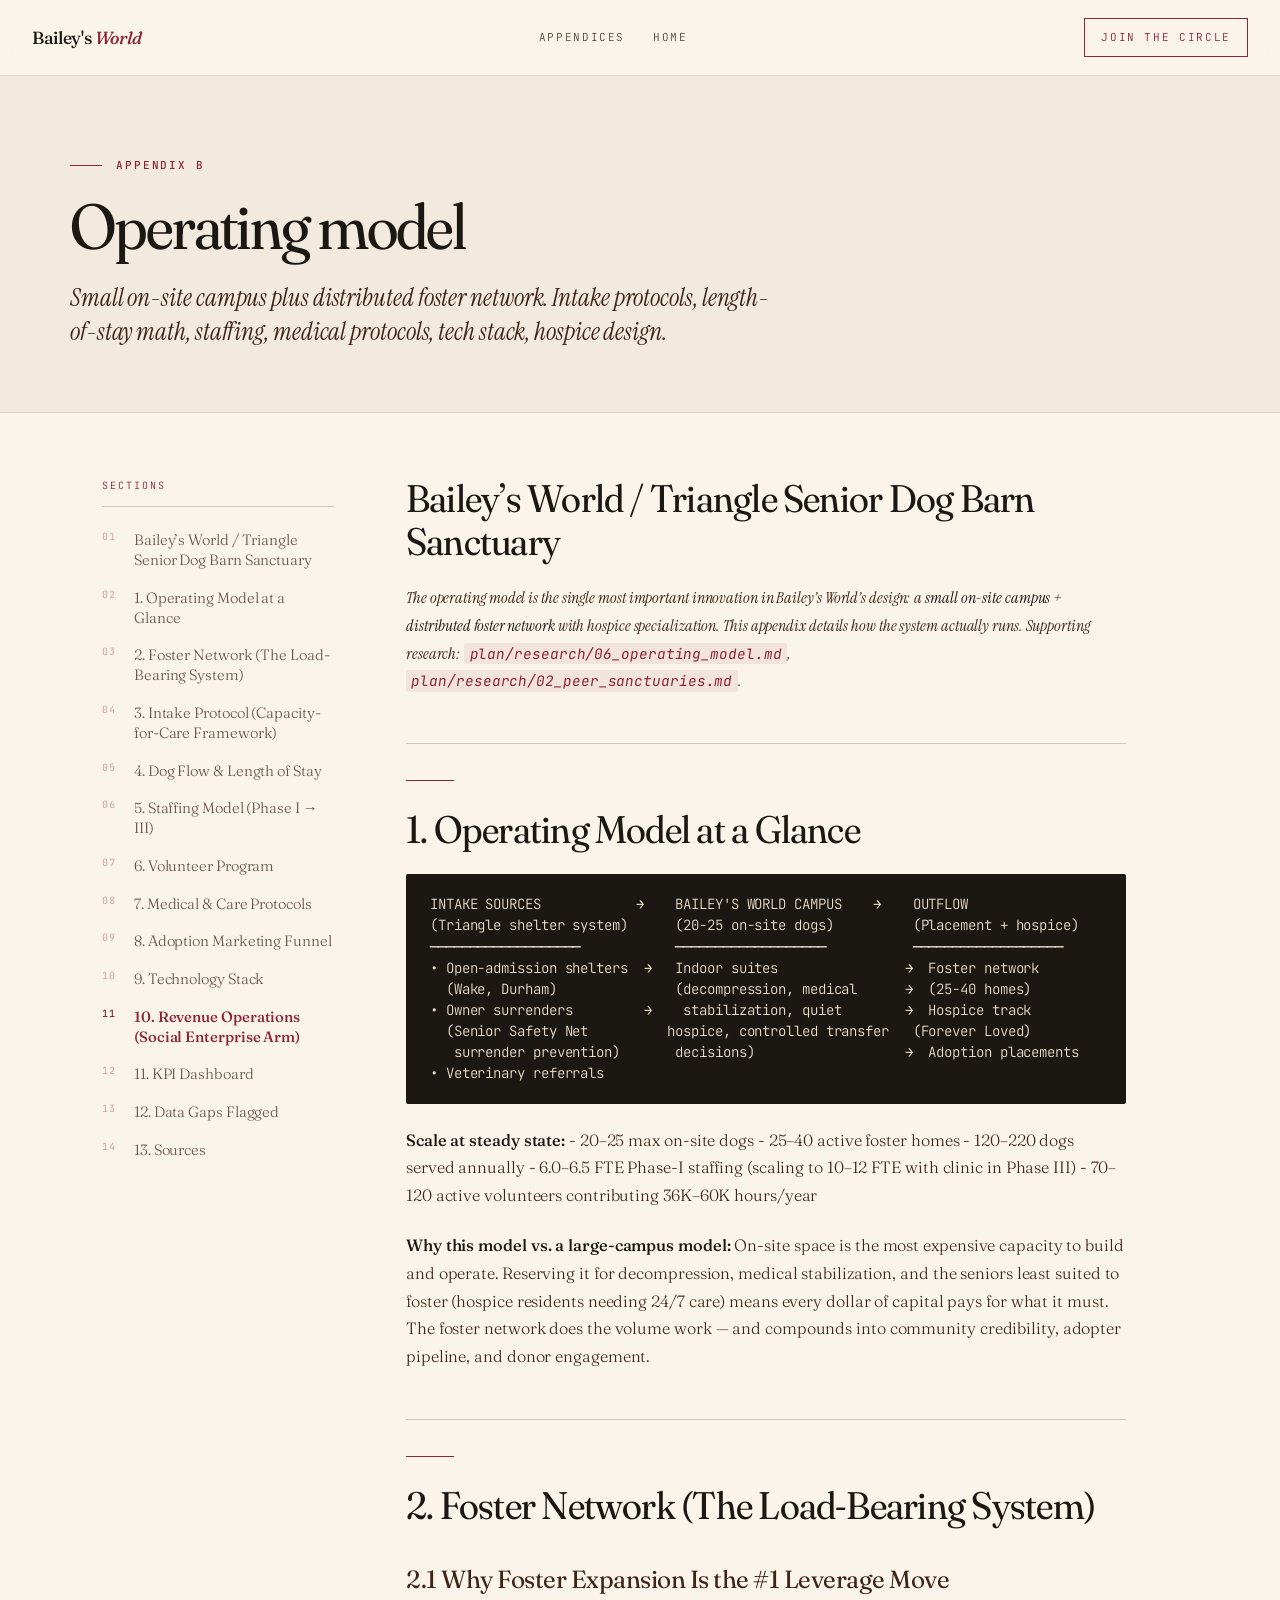
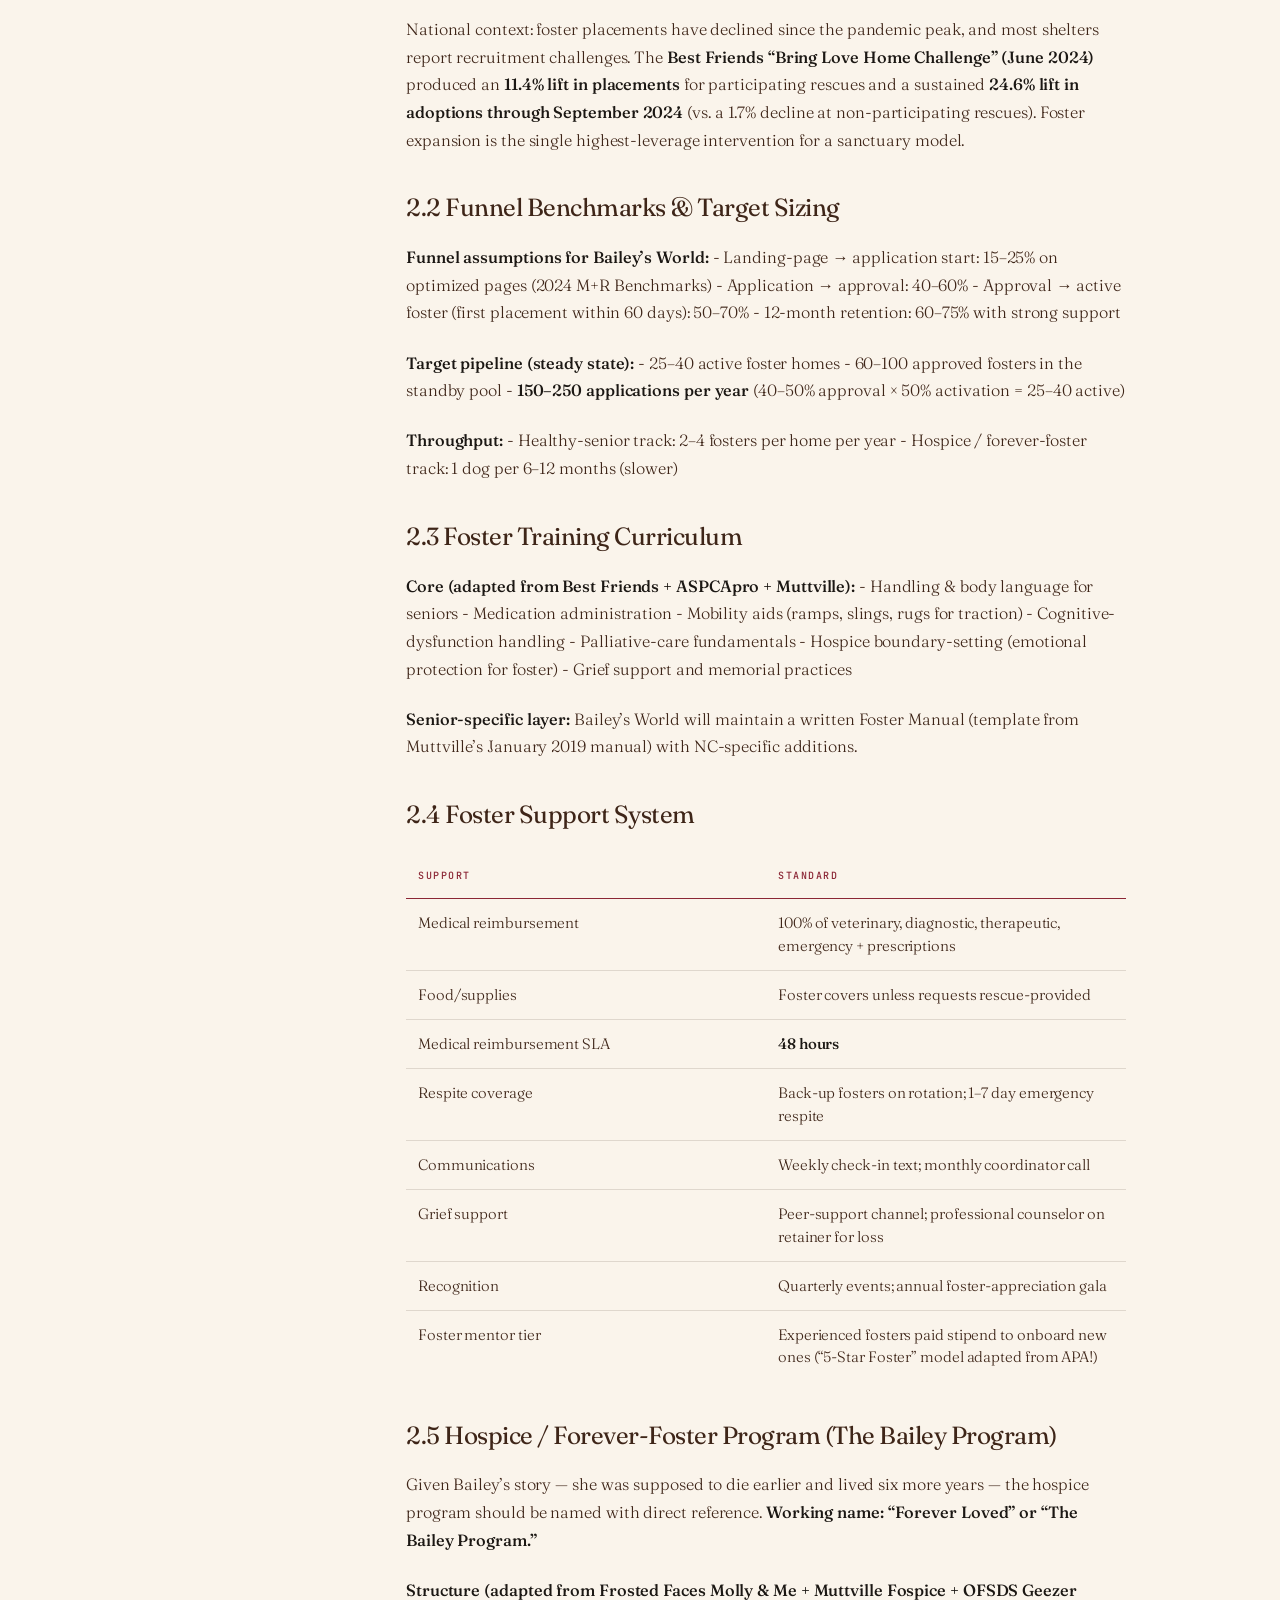
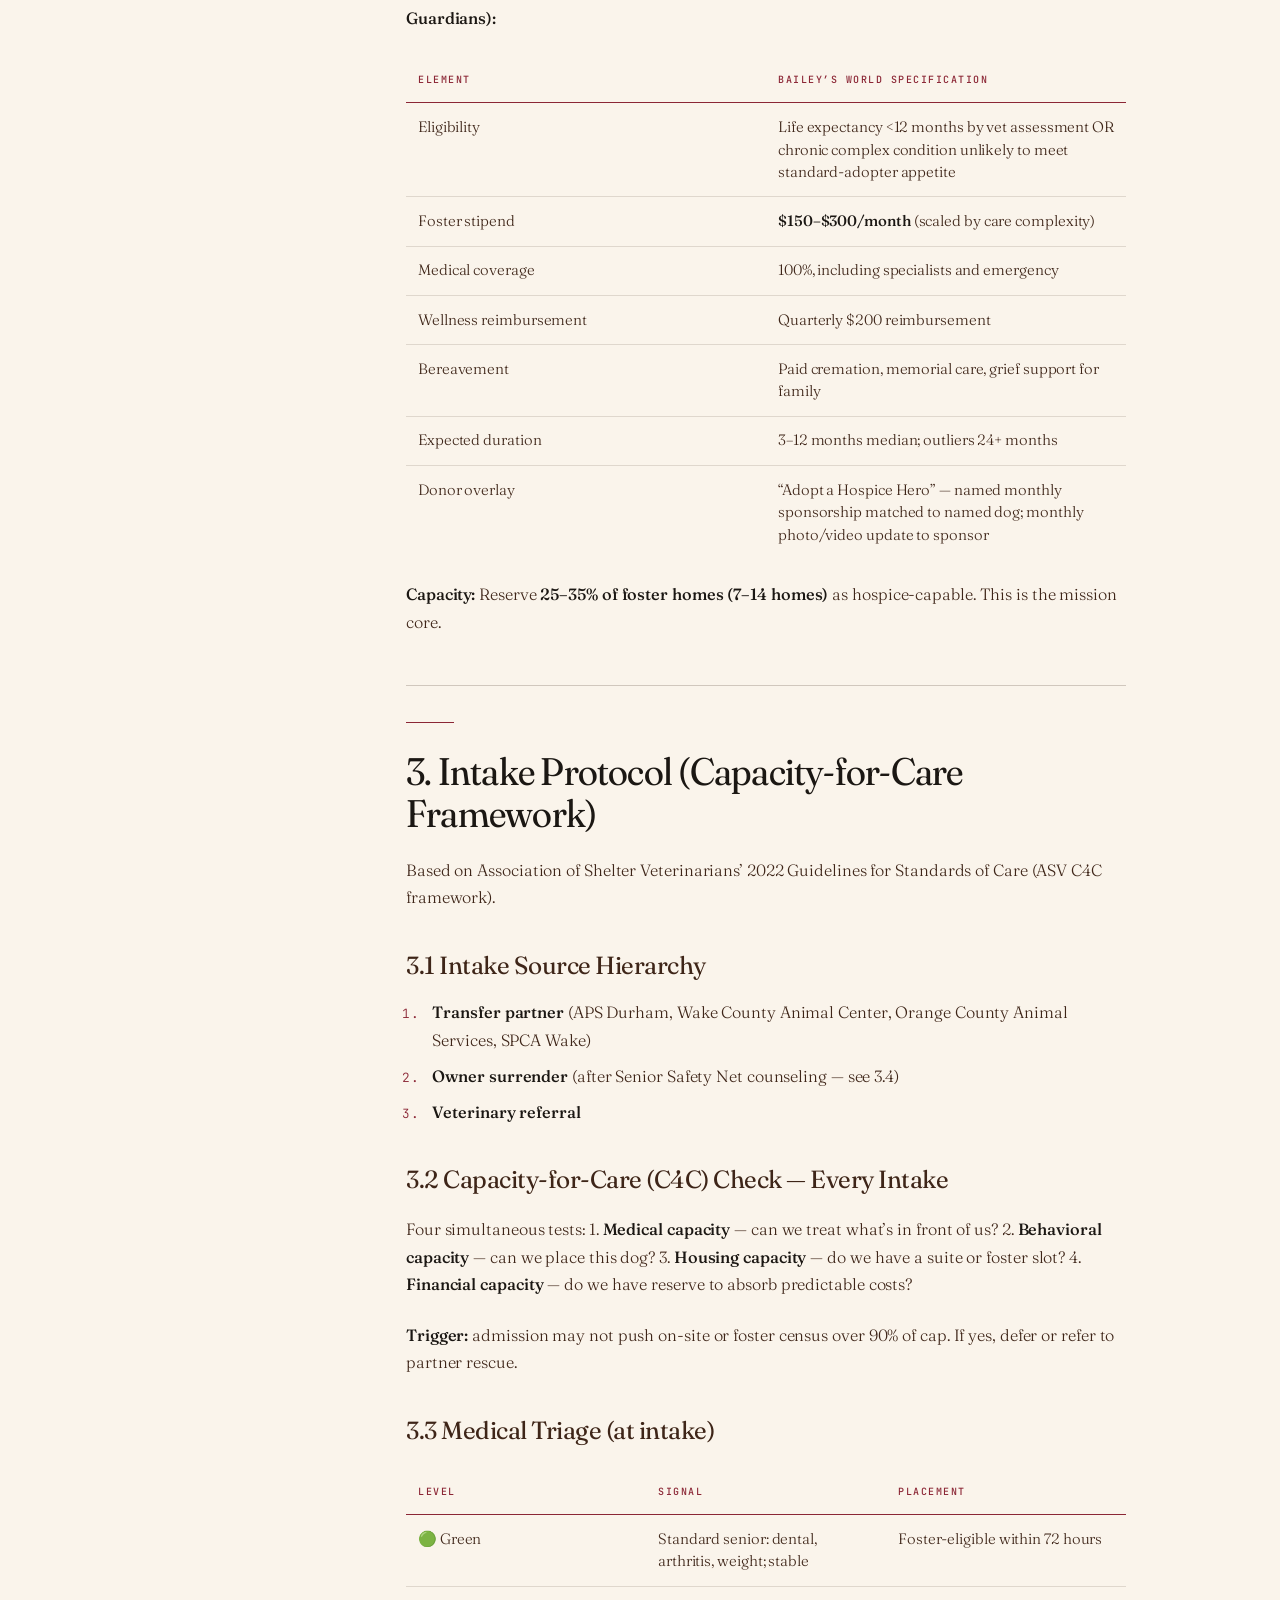
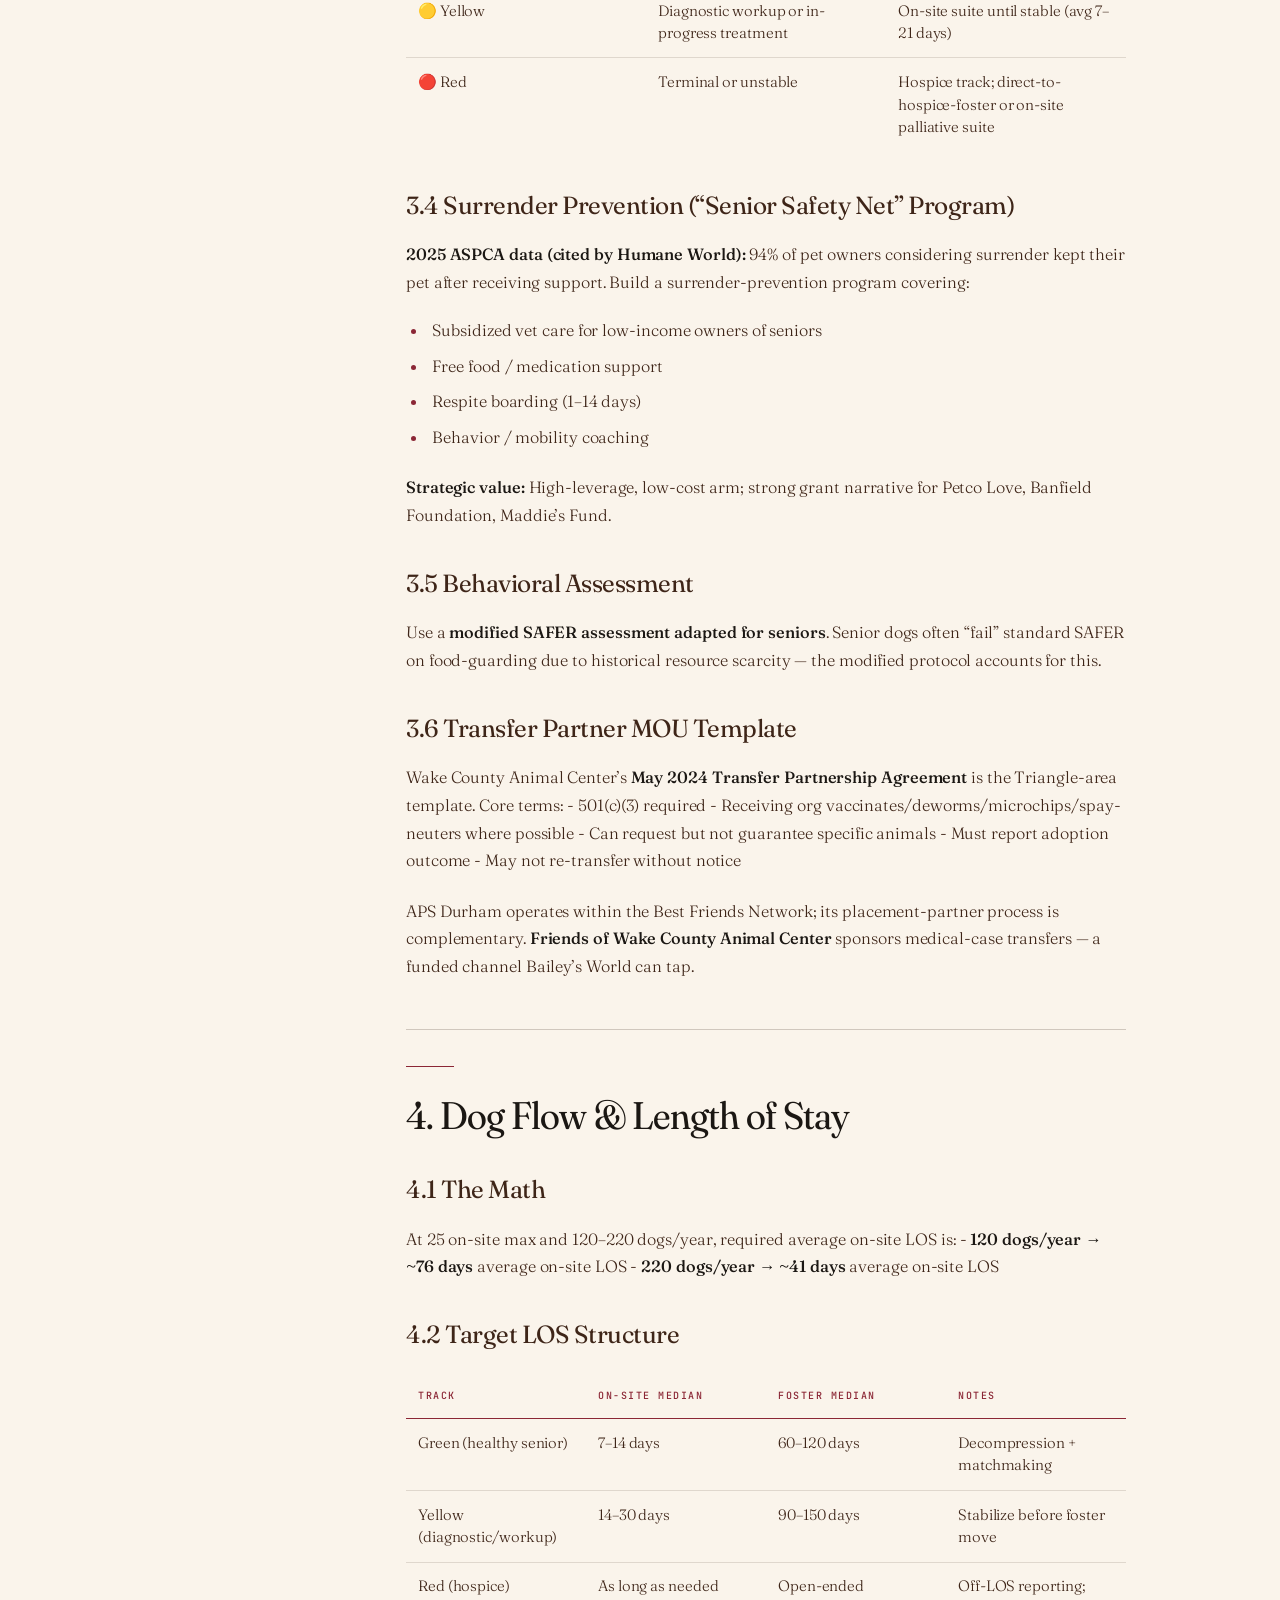
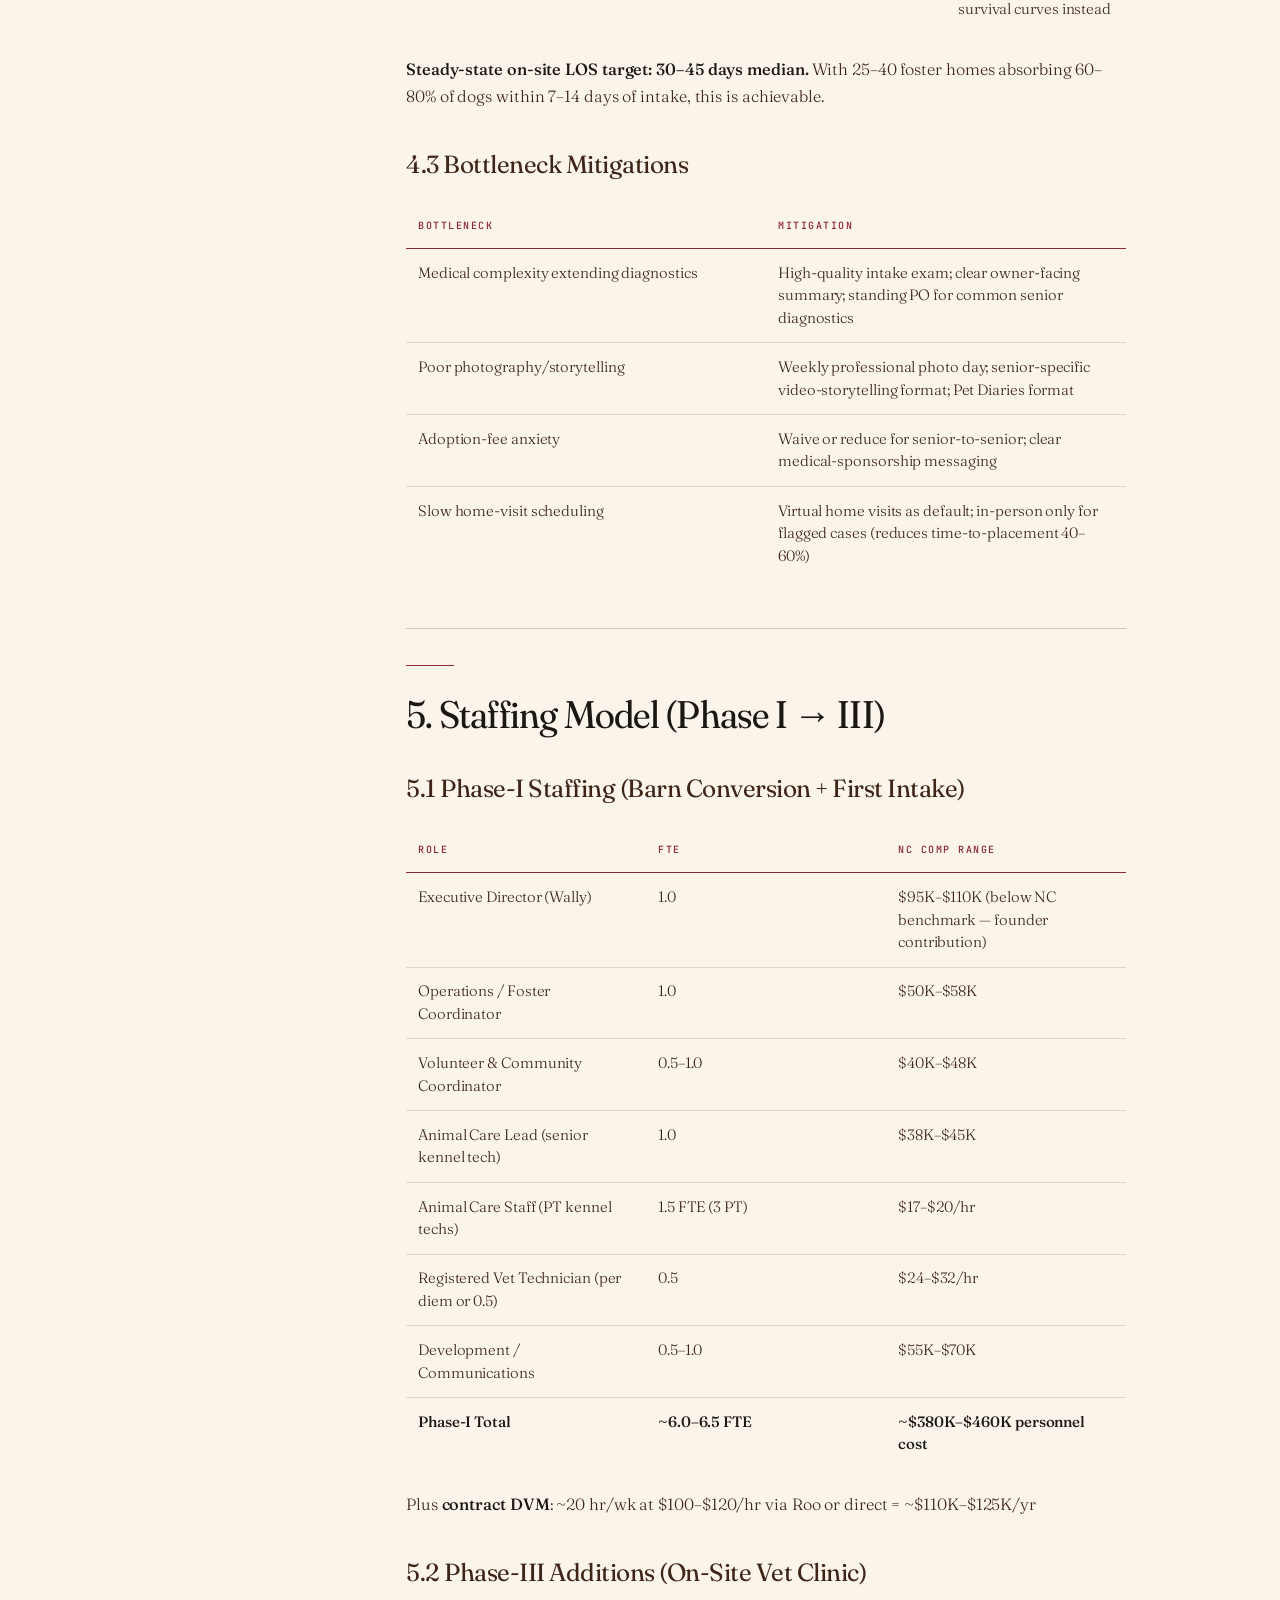
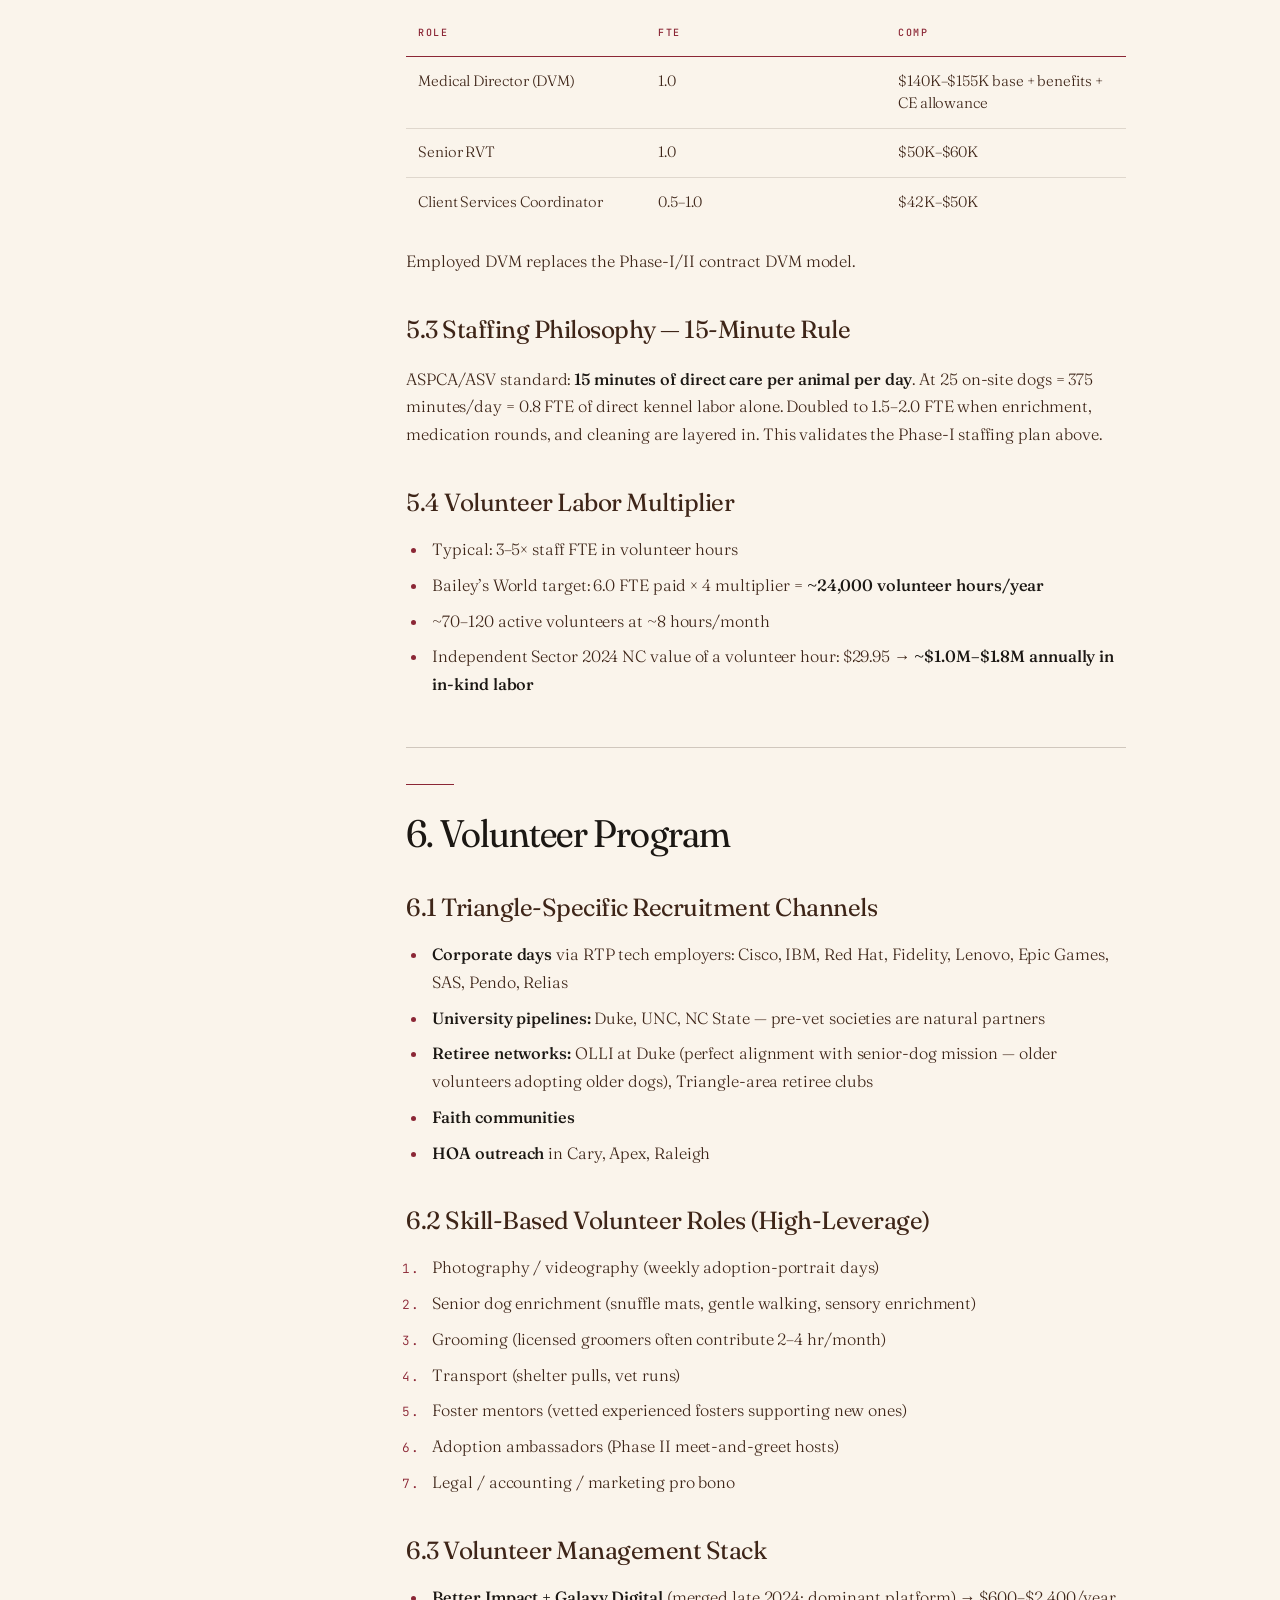
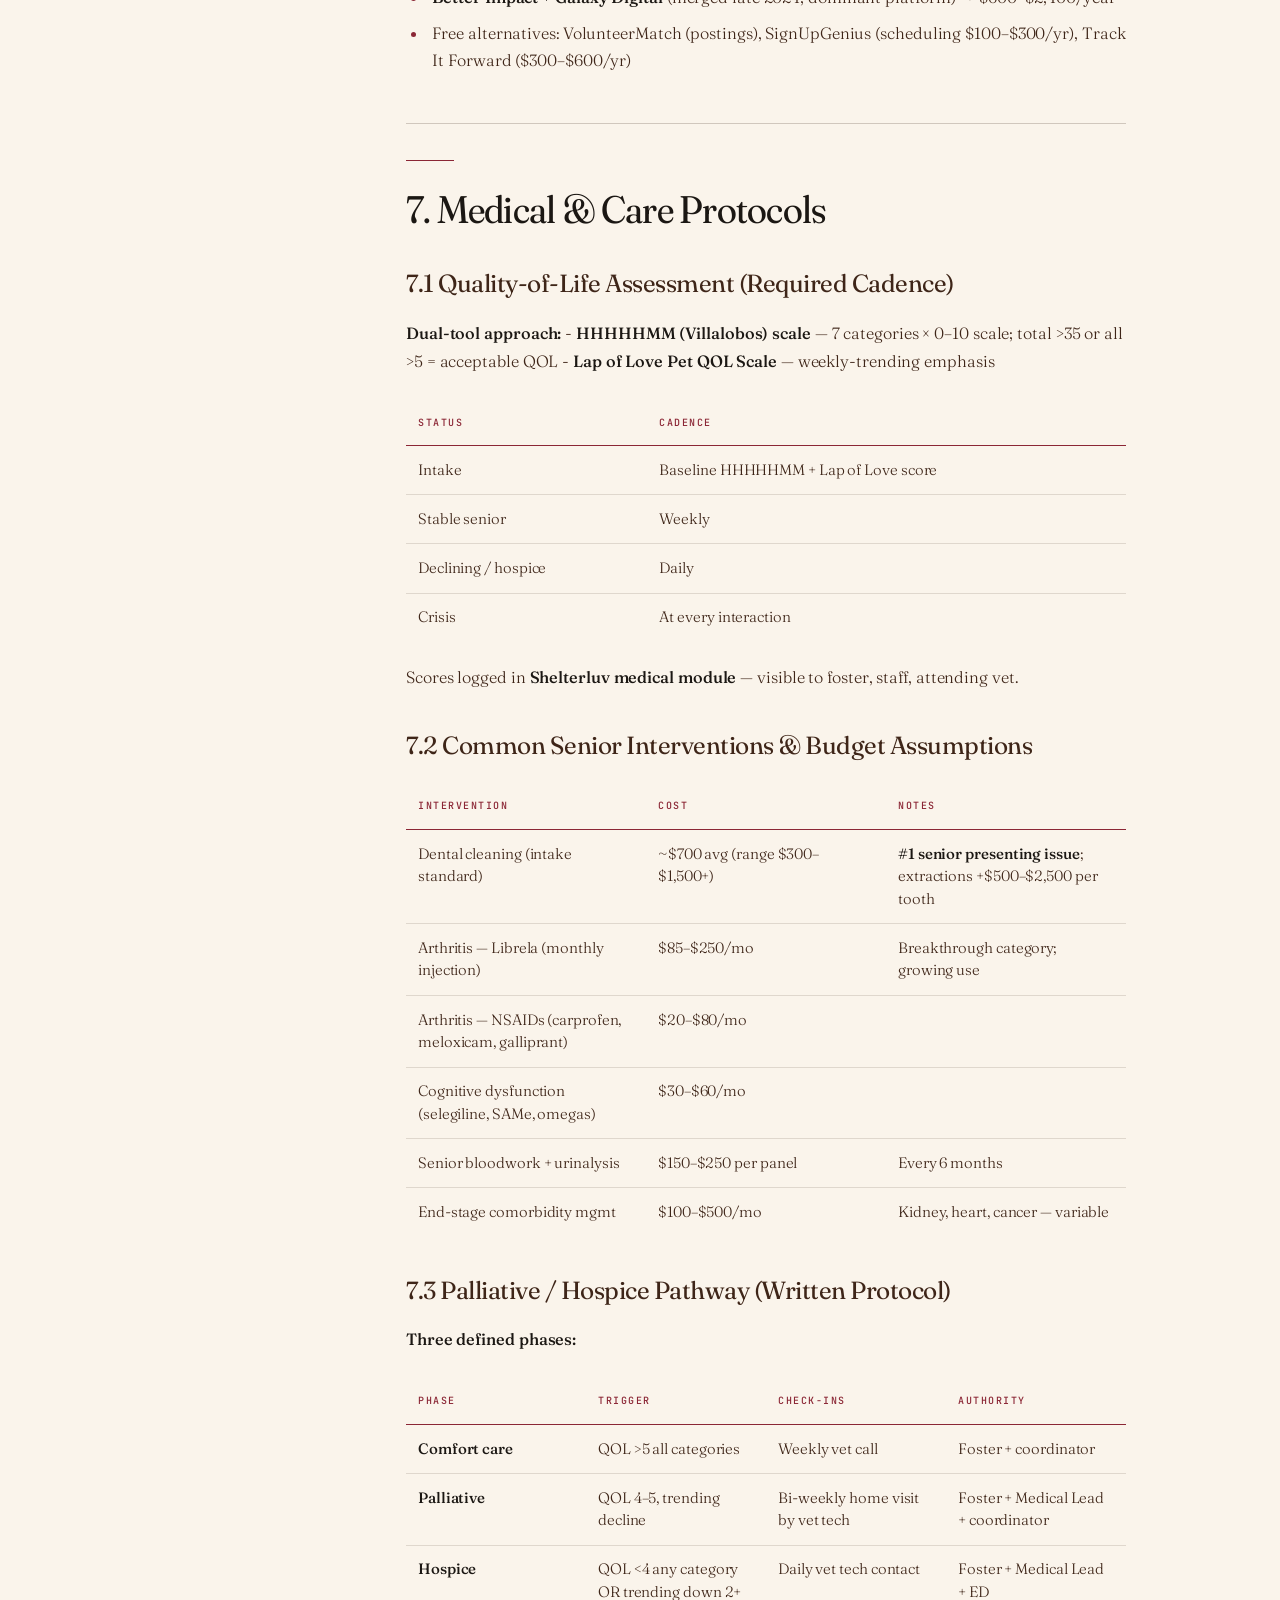
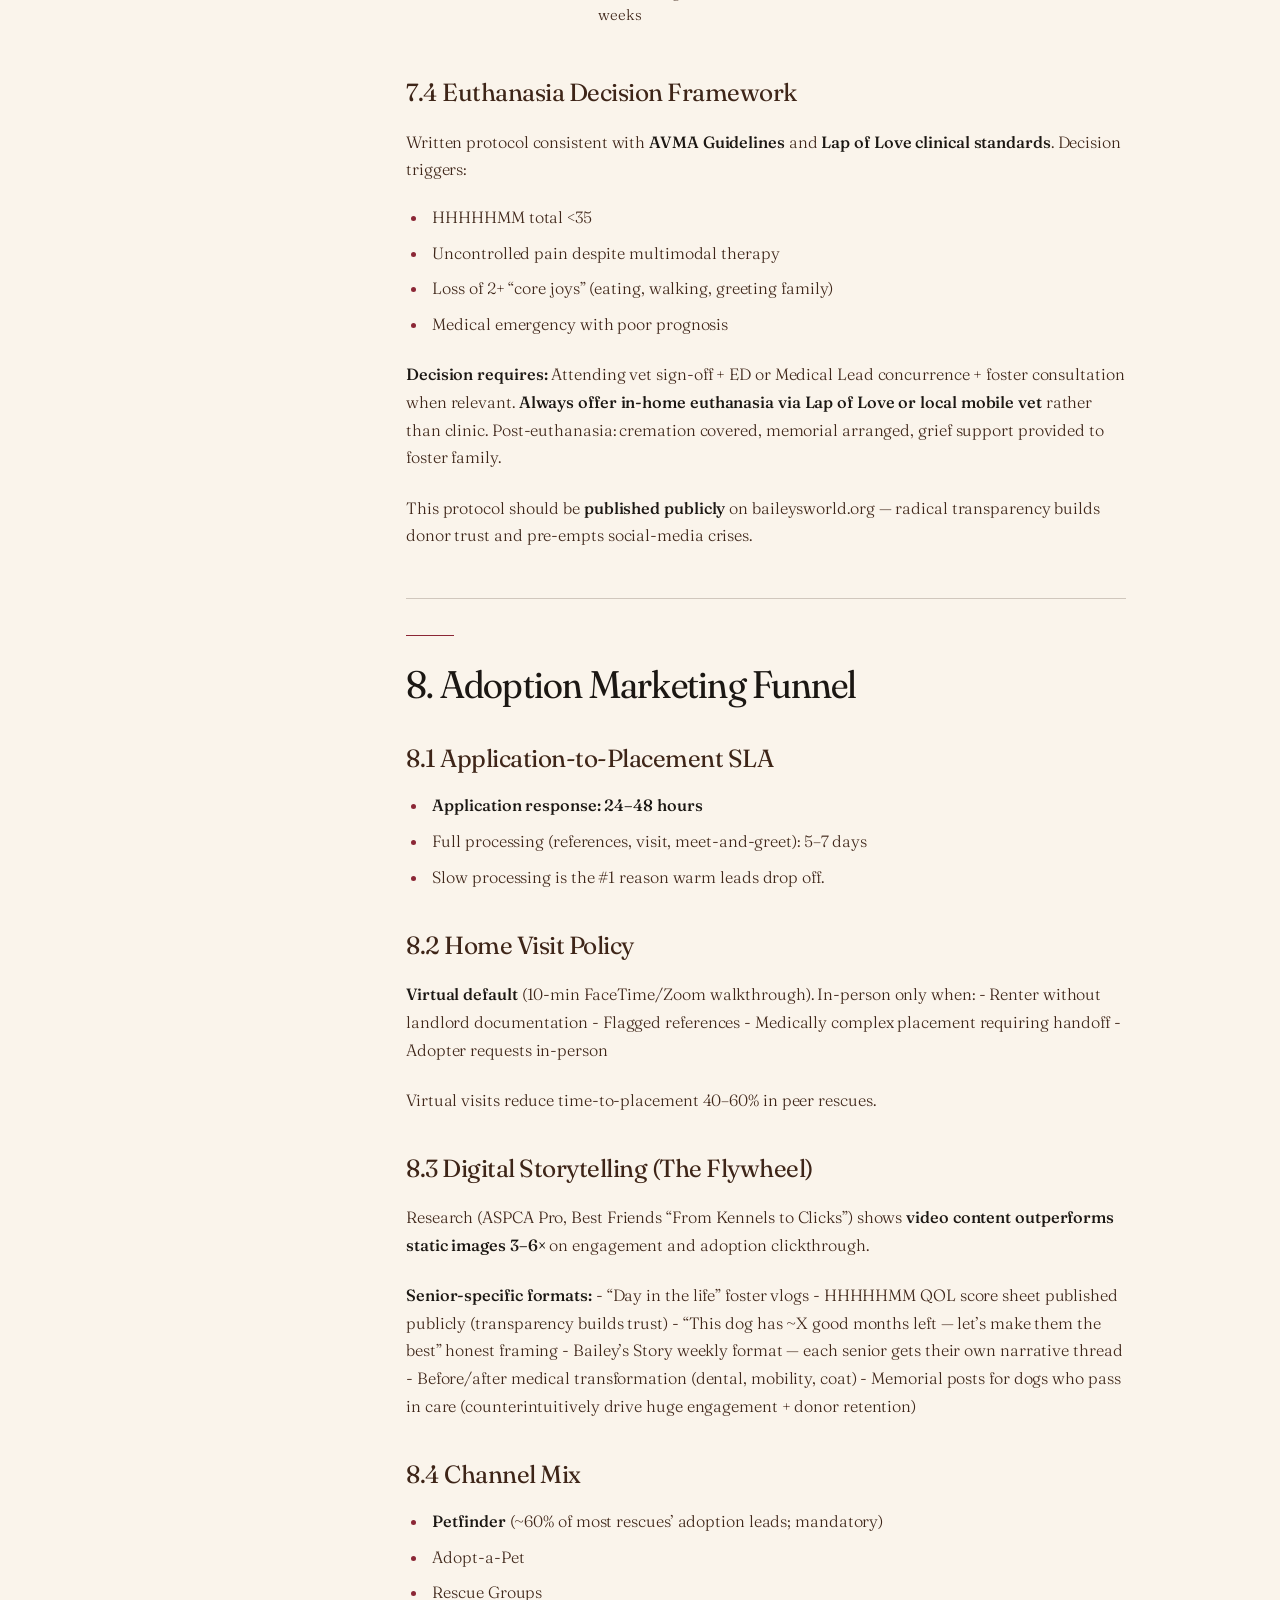
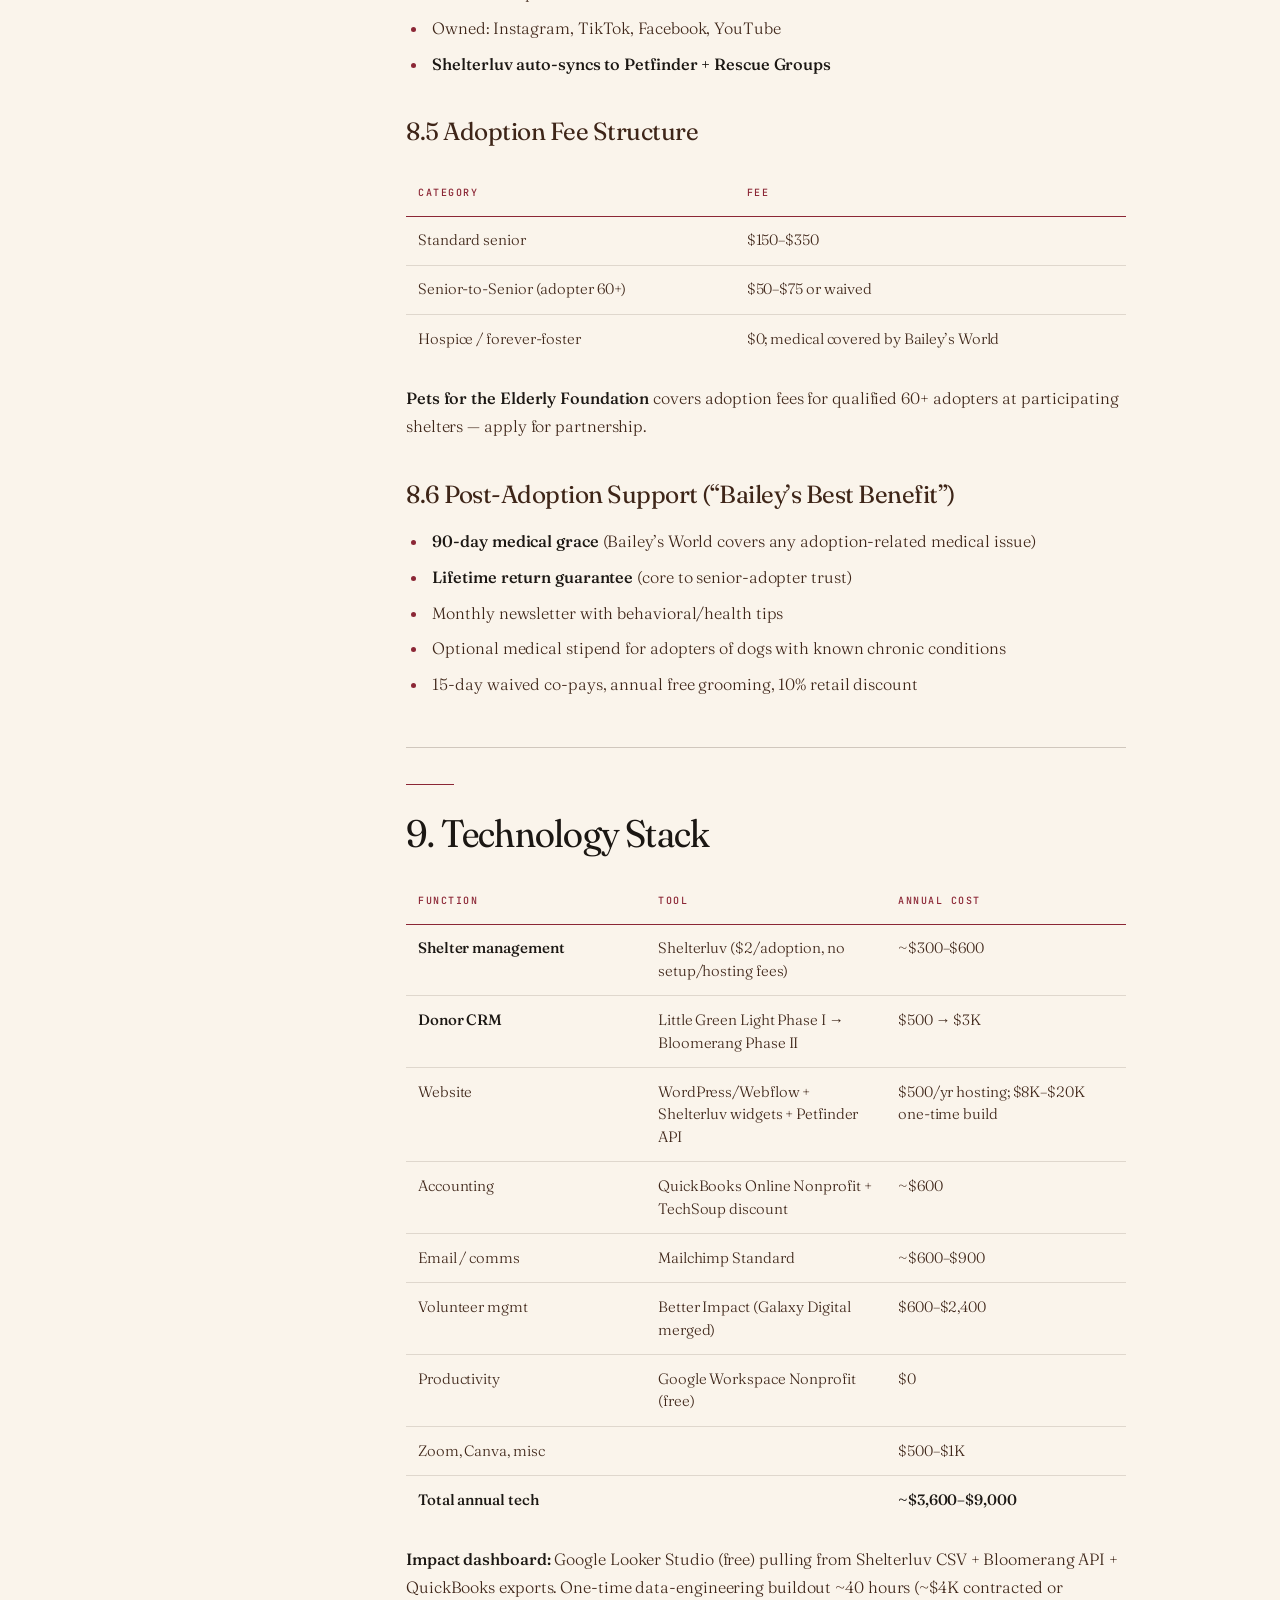
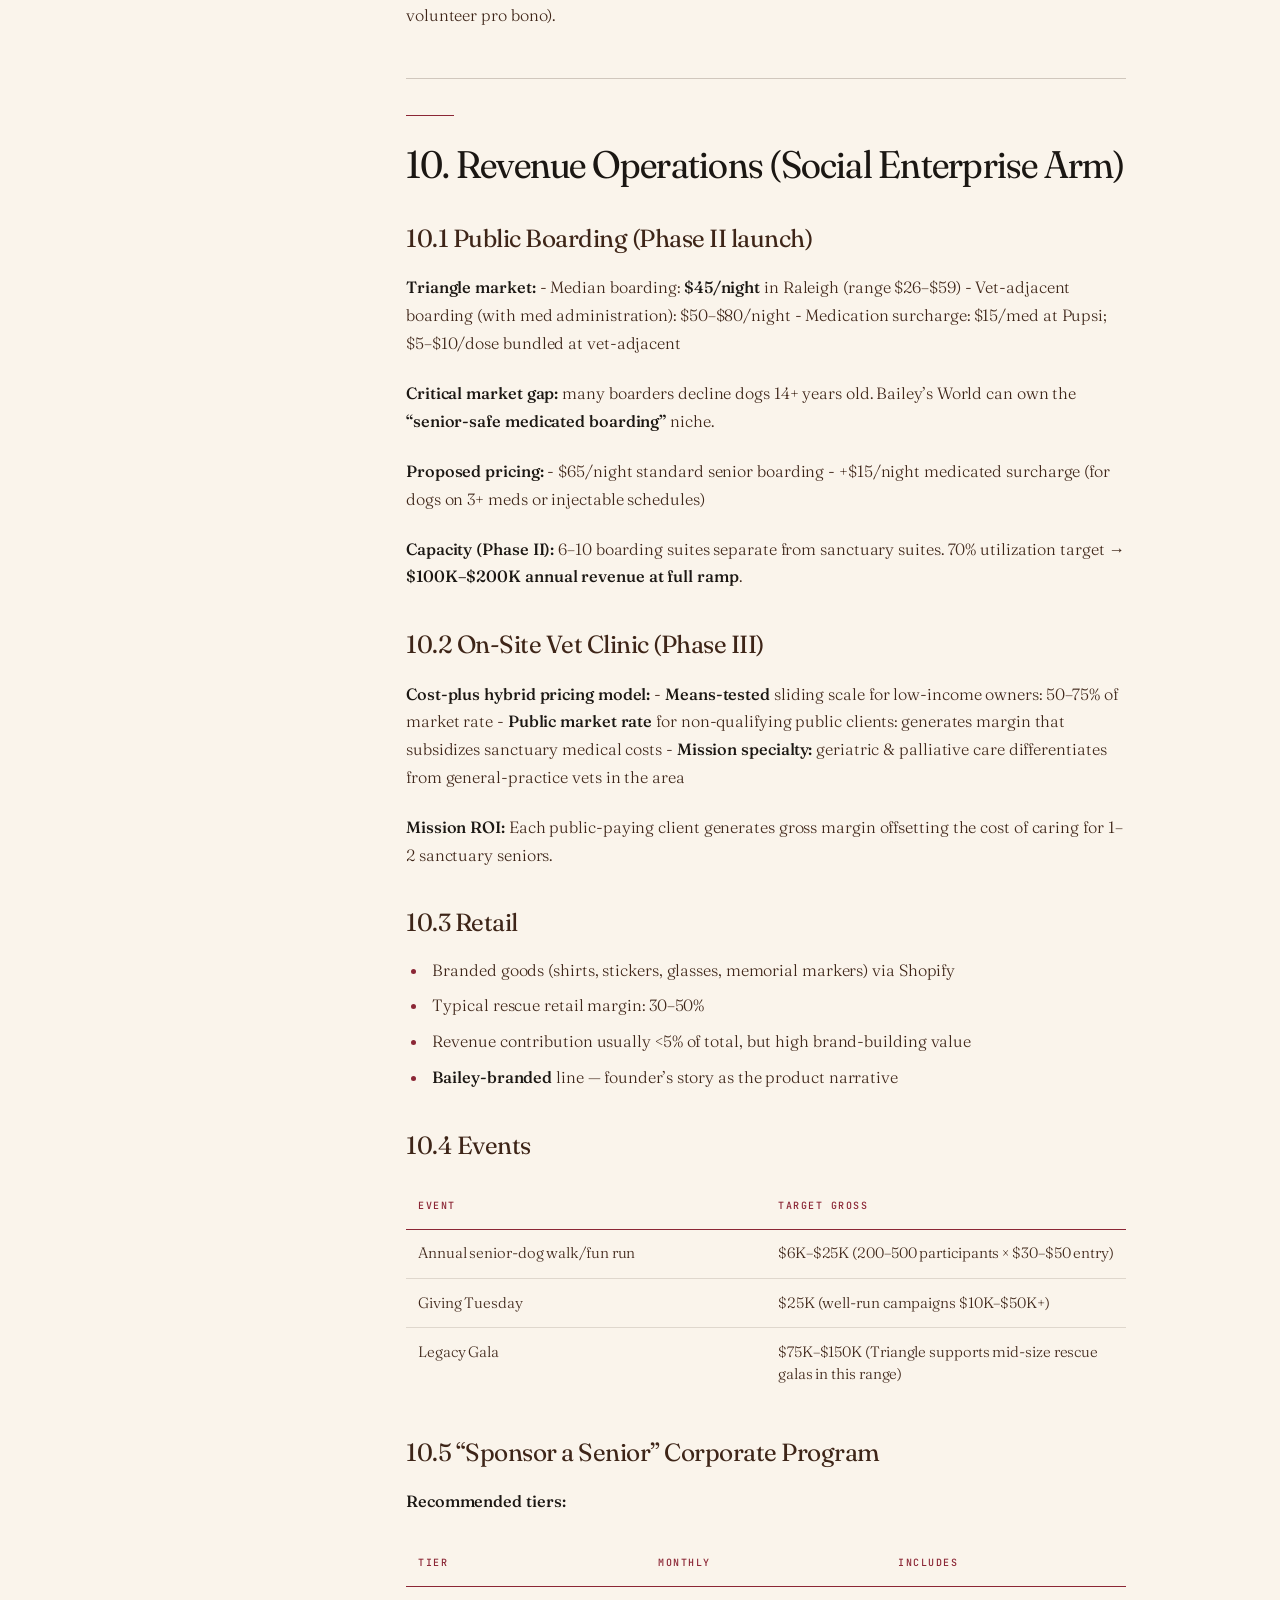
<file: plan/B_operating_model.html>
<!DOCTYPE html>
<html lang="en">
<head>
<meta charset="UTF-8" />
<meta name="viewport" content="width=device-width, initial-scale=1.0" />
<title>Operating model — Bailey's World</title>
<meta name="description" content="Small campus + foster network. Intake, medical, staffing, KPIs, hospice program, adoption funnel, tech stack." />
<meta property="og:title" content="Operating model — Bailey's World" />
<meta property="og:description" content="Small campus + foster network. Intake, medical, staffing, KPIs, hospice program, adoption funnel, tech stack." />
<meta property="og:type" content="article" />
<meta property="og:image" content="../media/bailey.jpg" />
<link rel="icon" type="image/svg+xml" href="data:image/svg+xml,%3Csvg xmlns='http://www.w3.org/2000/svg' viewBox='0 0 32 32'%3E%3Cpath fill='%238B2635' d='M12 6c-1.7 0-3 1.3-3 3s1.3 3 3 3 3-1.3 3-3-1.3-3-3-3zm8 0c-1.7 0-3 1.3-3 3s1.3 3 3 3 3-1.3 3-3-1.3-3-3-3zM7 13c-1.7 0-3 1.3-3 3s1.3 3 3 3 3-1.3 3-3-1.3-3-3-3zm18 0c-1.7 0-3 1.3-3 3s1.3 3 3 3 3-1.3 3-3-1.3-3-3-3zm-9 3c-3.3 0-6 3.1-6 7 0 2.2 1.8 4 4 4h4c2.2 0 4-1.8 4-4 0-3.9-2.7-7-6-7z'/%3E%3C/svg%3E" />
<link rel="preconnect" href="https://fonts.googleapis.com" />
<link rel="preconnect" href="https://fonts.gstatic.com" crossorigin />
<link href="https://fonts.googleapis.com/css2?family=Fraunces:ital,opsz,wght,SOFT@0,9..144,300..900,100&family=Instrument+Serif:ital@0;1&family=JetBrains+Mono:wght@400;500&display=swap" rel="stylesheet" />
<link rel="stylesheet" href="appendix.css" />
</head>
<body>
<nav class="nav">
  <a href="../index.html" class="nav__logo">Bailey's <em>World</em></a>
  <div class="nav__links">
    <a href="index.html" class="nav__link">Appendices</a>
    <a href="../index.html" class="nav__link">Home</a>
  </div>
  <a href="../index.html#ask" class="nav__cta">Join the Circle</a>
</nav>

<article>
  <header class="paper__head">
    <div class="container">
      <p class="label paper__eyebrow">Appendix B</p>
      <h1 class="paper__title">Operating model</h1>
      <p class="paper__lede">Small on-site campus plus distributed foster network. Intake protocols, length-of-stay math, staffing, medical protocols, tech stack, hospice design.</p>
    </div>
  </header>

  <div class="paper__body">
    <aside class="toc" aria-label="Sections">
  <p class="toc__label">Sections</p>
  <ol><li><a href="#baileys-world-triangle-senior-dog-barn-sanctuary">Bailey’s World
/ Triangle Senior Dog Barn Sanctuary</a></li><li><a href="#operating-model-at-a-glance">1. Operating Model at a Glance</a></li><li><a href="#foster-network-the-load-bearing-system">2. Foster Network (The
Load-Bearing System)</a></li><li><a href="#intake-protocol-capacity-for-care-framework">3. Intake Protocol
(Capacity-for-Care Framework)</a></li><li><a href="#dog-flow-length-of-stay">4. Dog Flow &amp; Length of Stay</a></li><li><a href="#staffing-model-phase-i-iii">5. Staffing Model (Phase I →
III)</a></li><li><a href="#volunteer-program">6. Volunteer Program</a></li><li><a href="#medical-care-protocols">7. Medical &amp; Care Protocols</a></li><li><a href="#adoption-marketing-funnel">8. Adoption Marketing Funnel</a></li><li><a href="#technology-stack">9. Technology Stack</a></li><li><a href="#revenue-operations-social-enterprise-arm">10. Revenue Operations
(Social Enterprise Arm)</a></li><li><a href="#kpi-dashboard">11. KPI Dashboard</a></li><li><a href="#data-gaps-flagged">12. Data Gaps Flagged</a></li><li><a href="#sources">13. Sources</a></li></ol>
</aside>
    <div class="prose">
      
<h2  id="baileys-world-triangle-senior-dog-barn-sanctuary">Bailey’s World
/ Triangle Senior Dog Barn Sanctuary</h2>
<p><em>The operating model is the single most important innovation in
Bailey’s World’s design: a <strong>small on-site campus + distributed
foster network</strong> with hospice specialization. This appendix
details how the system actually runs. Supporting research:
<code>plan/research/06_operating_model.md</code>,
<code>plan/research/02_peer_sanctuaries.md</code>.</em></p>
<hr />
<h2  id="operating-model-at-a-glance">1. Operating Model at a Glance</h2>
<pre><code>INTAKE SOURCES            →    BAILEY&#39;S WORLD CAMPUS    →    OUTFLOW
(Triangle shelter system)      (20-25 on-site dogs)          (Placement + hospice)
───────────────────            ───────────────────           ───────────────────
• Open-admission shelters  →   Indoor suites                →  Foster network
  (Wake, Durham)               (decompression, medical      →  (25-40 homes)
• Owner surrenders         →    stabilization, quiet        →  Hospice track
  (Senior Safety Net          hospice, controlled transfer   (Forever Loved)
   surrender prevention)       decisions)                   →  Adoption placements
• Veterinary referrals</code></pre>
<p><strong>Scale at steady state:</strong> - 20–25 max on-site dogs -
25–40 active foster homes - 120–220 dogs served annually - 6.0–6.5 FTE
Phase-I staffing (scaling to 10–12 FTE with clinic in Phase III) -
70–120 active volunteers contributing 36K–60K hours/year</p>
<p><strong>Why this model vs. a large-campus model:</strong> On-site
space is the most expensive capacity to build and operate. Reserving it
for decompression, medical stabilization, and the seniors least suited
to foster (hospice residents needing 24/7 care) means every dollar of
capital pays for what it must. The foster network does the volume work —
and compounds into community credibility, adopter pipeline, and donor
engagement.</p>
<hr />
<h2  id="foster-network-the-load-bearing-system">2. Foster Network (The
Load-Bearing System)</h2>
<h3 id="why-foster-expansion-is-the-1-leverage-move">2.1 Why Foster
Expansion Is the #1 Leverage Move</h3>
<p>National context: foster placements have declined since the pandemic
peak, and most shelters report recruitment challenges. The <strong>Best
Friends “Bring Love Home Challenge” (June 2024)</strong> produced an
<strong>11.4% lift in placements</strong> for participating rescues and
a sustained <strong>24.6% lift in adoptions through September
2024</strong> (vs. a 1.7% decline at non-participating rescues). Foster
expansion is the single highest-leverage intervention for a sanctuary
model.</p>
<h3 id="funnel-benchmarks-target-sizing">2.2 Funnel Benchmarks &amp;
Target Sizing</h3>
<p><strong>Funnel assumptions for Bailey’s World:</strong> -
Landing-page → application start: 15–25% on optimized pages (2024 M+R
Benchmarks) - Application → approval: 40–60% - Approval → active foster
(first placement within 60 days): 50–70% - 12-month retention: 60–75%
with strong support</p>
<p><strong>Target pipeline (steady state):</strong> - 25–40 active
foster homes - 60–100 approved fosters in the standby pool -
<strong>150–250 applications per year</strong> (40–50% approval × 50%
activation = 25–40 active)</p>
<p><strong>Throughput:</strong> - Healthy-senior track: 2–4 fosters per
home per year - Hospice / forever-foster track: 1 dog per 6–12 months
(slower)</p>
<h3 id="foster-training-curriculum">2.3 Foster Training Curriculum</h3>
<p><strong>Core (adapted from Best Friends + ASPCApro +
Muttville):</strong> - Handling &amp; body language for seniors -
Medication administration - Mobility aids (ramps, slings, rugs for
traction) - Cognitive-dysfunction handling - Palliative-care
fundamentals - Hospice boundary-setting (emotional protection for
foster) - Grief support and memorial practices</p>
<p><strong>Senior-specific layer:</strong> Bailey’s World will maintain
a written Foster Manual (template from Muttville’s January 2019 manual)
with NC-specific additions.</p>
<h3 id="foster-support-system">2.4 Foster Support System</h3>
<table>
<colgroup>
<col style="width: 50%" />
<col style="width: 50%" />
</colgroup>
<thead>
<tr>
<th>Support</th>
<th>Standard</th>
</tr>
</thead>
<tbody>
<tr>
<td>Medical reimbursement</td>
<td>100% of veterinary, diagnostic, therapeutic, emergency +
prescriptions</td>
</tr>
<tr>
<td>Food/supplies</td>
<td>Foster covers unless requests rescue-provided</td>
</tr>
<tr>
<td>Medical reimbursement SLA</td>
<td><strong>48 hours</strong></td>
</tr>
<tr>
<td>Respite coverage</td>
<td>Back-up fosters on rotation; 1–7 day emergency respite</td>
</tr>
<tr>
<td>Communications</td>
<td>Weekly check-in text; monthly coordinator call</td>
</tr>
<tr>
<td>Grief support</td>
<td>Peer-support channel; professional counselor on retainer for
loss</td>
</tr>
<tr>
<td>Recognition</td>
<td>Quarterly events; annual foster-appreciation gala</td>
</tr>
<tr>
<td>Foster mentor tier</td>
<td>Experienced fosters paid stipend to onboard new ones (“5-Star
Foster” model adapted from APA!)</td>
</tr>
</tbody>
</table>
<h3 id="hospice-forever-foster-program-the-bailey-program">2.5 Hospice /
Forever-Foster Program (The Bailey Program)</h3>
<p>Given Bailey’s story — she was supposed to die earlier and lived six
more years — the hospice program should be named with direct reference.
<strong>Working name: “Forever Loved” or “The Bailey
Program.”</strong></p>
<p><strong>Structure (adapted from Frosted Faces Molly &amp; Me +
Muttville Fospice + OFSDS Geezer Guardians):</strong></p>
<table>
<colgroup>
<col style="width: 50%" />
<col style="width: 50%" />
</colgroup>
<thead>
<tr>
<th>Element</th>
<th>Bailey’s World Specification</th>
</tr>
</thead>
<tbody>
<tr>
<td>Eligibility</td>
<td>Life expectancy &lt;12 months by vet assessment OR chronic complex
condition unlikely to meet standard-adopter appetite</td>
</tr>
<tr>
<td>Foster stipend</td>
<td><strong>$150–$300/month</strong> (scaled by care complexity)</td>
</tr>
<tr>
<td>Medical coverage</td>
<td>100%, including specialists and emergency</td>
</tr>
<tr>
<td>Wellness reimbursement</td>
<td>Quarterly $200 reimbursement</td>
</tr>
<tr>
<td>Bereavement</td>
<td>Paid cremation, memorial care, grief support for family</td>
</tr>
<tr>
<td>Expected duration</td>
<td>3–12 months median; outliers 24+ months</td>
</tr>
<tr>
<td>Donor overlay</td>
<td>“Adopt a Hospice Hero” — named monthly sponsorship matched to named
dog; monthly photo/video update to sponsor</td>
</tr>
</tbody>
</table>
<p><strong>Capacity:</strong> Reserve <strong>25–35% of foster homes
(7–14 homes)</strong> as hospice-capable. This is the mission core.</p>
<hr />
<h2  id="intake-protocol-capacity-for-care-framework">3. Intake Protocol
(Capacity-for-Care Framework)</h2>
<p>Based on Association of Shelter Veterinarians’ 2022 Guidelines for
Standards of Care (ASV C4C framework).</p>
<h3 id="intake-source-hierarchy">3.1 Intake Source Hierarchy</h3>
<ol type="1">
<li><strong>Transfer partner</strong> (APS Durham, Wake County Animal
Center, Orange County Animal Services, SPCA Wake)</li>
<li><strong>Owner surrender</strong> (after Senior Safety Net counseling
— see 3.4)</li>
<li><strong>Veterinary referral</strong></li>
</ol>
<h3 id="capacity-for-care-c4c-check-every-intake">3.2 Capacity-for-Care
(C4C) Check — Every Intake</h3>
<p>Four simultaneous tests: 1. <strong>Medical capacity</strong> — can
we treat what’s in front of us? 2. <strong>Behavioral capacity</strong>
— can we place this dog? 3. <strong>Housing capacity</strong> — do we
have a suite or foster slot? 4. <strong>Financial capacity</strong> — do
we have reserve to absorb predictable costs?</p>
<p><strong>Trigger:</strong> admission may not push on-site or foster
census over 90% of cap. If yes, defer or refer to partner rescue.</p>
<h3 id="medical-triage-at-intake">3.3 Medical Triage (at intake)</h3>
<table>
<colgroup>
<col style="width: 33%" />
<col style="width: 33%" />
<col style="width: 33%" />
</colgroup>
<thead>
<tr>
<th>Level</th>
<th>Signal</th>
<th>Placement</th>
</tr>
</thead>
<tbody>
<tr>
<td>🟢 Green</td>
<td>Standard senior: dental, arthritis, weight; stable</td>
<td>Foster-eligible within 72 hours</td>
</tr>
<tr>
<td>🟡 Yellow</td>
<td>Diagnostic workup or in-progress treatment</td>
<td>On-site suite until stable (avg 7–21 days)</td>
</tr>
<tr>
<td>🔴 Red</td>
<td>Terminal or unstable</td>
<td>Hospice track; direct-to-hospice-foster or on-site palliative
suite</td>
</tr>
</tbody>
</table>
<h3 id="surrender-prevention-senior-safety-net-program">3.4 Surrender
Prevention (“Senior Safety Net” Program)</h3>
<p><strong>2025 ASPCA data (cited by Humane World):</strong> 94% of pet
owners considering surrender kept their pet after receiving support.
Build a surrender-prevention program covering:</p>
<ul>
<li>Subsidized vet care for low-income owners of seniors</li>
<li>Free food / medication support</li>
<li>Respite boarding (1–14 days)</li>
<li>Behavior / mobility coaching</li>
</ul>
<p><strong>Strategic value:</strong> High-leverage, low-cost arm; strong
grant narrative for Petco Love, Banfield Foundation, Maddie’s Fund.</p>
<h3 id="behavioral-assessment">3.5 Behavioral Assessment</h3>
<p>Use a <strong>modified SAFER assessment adapted for seniors</strong>.
Senior dogs often “fail” standard SAFER on food-guarding due to
historical resource scarcity — the modified protocol accounts for
this.</p>
<h3 id="transfer-partner-mou-template">3.6 Transfer Partner MOU
Template</h3>
<p>Wake County Animal Center’s <strong>May 2024 Transfer Partnership
Agreement</strong> is the Triangle-area template. Core terms: -
501(c)(3) required - Receiving org
vaccinates/deworms/microchips/spay-neuters where possible - Can request
but not guarantee specific animals - Must report adoption outcome - May
not re-transfer without notice</p>
<p>APS Durham operates within the Best Friends Network; its
placement-partner process is complementary. <strong>Friends of Wake
County Animal Center</strong> sponsors medical-case transfers — a funded
channel Bailey’s World can tap.</p>
<hr />
<h2  id="dog-flow-length-of-stay">4. Dog Flow &amp; Length of Stay</h2>
<h3 id="the-math">4.1 The Math</h3>
<p>At 25 on-site max and 120–220 dogs/year, required average on-site LOS
is: - <strong>120 dogs/year → ~76 days</strong> average on-site LOS -
<strong>220 dogs/year → ~41 days</strong> average on-site LOS</p>
<h3 id="target-los-structure">4.2 Target LOS Structure</h3>
<table>
<colgroup>
<col style="width: 25%" />
<col style="width: 25%" />
<col style="width: 25%" />
<col style="width: 25%" />
</colgroup>
<thead>
<tr>
<th>Track</th>
<th>On-site median</th>
<th>Foster median</th>
<th>Notes</th>
</tr>
</thead>
<tbody>
<tr>
<td>Green (healthy senior)</td>
<td>7–14 days</td>
<td>60–120 days</td>
<td>Decompression + matchmaking</td>
</tr>
<tr>
<td>Yellow (diagnostic/workup)</td>
<td>14–30 days</td>
<td>90–150 days</td>
<td>Stabilize before foster move</td>
</tr>
<tr>
<td>Red (hospice)</td>
<td>As long as needed</td>
<td>Open-ended</td>
<td>Off-LOS reporting; survival curves instead</td>
</tr>
</tbody>
</table>
<p><strong>Steady-state on-site LOS target: 30–45 days median.</strong>
With 25–40 foster homes absorbing 60–80% of dogs within 7–14 days of
intake, this is achievable.</p>
<h3 id="bottleneck-mitigations">4.3 Bottleneck Mitigations</h3>
<table>
<colgroup>
<col style="width: 50%" />
<col style="width: 50%" />
</colgroup>
<thead>
<tr>
<th>Bottleneck</th>
<th>Mitigation</th>
</tr>
</thead>
<tbody>
<tr>
<td>Medical complexity extending diagnostics</td>
<td>High-quality intake exam; clear owner-facing summary; standing PO
for common senior diagnostics</td>
</tr>
<tr>
<td>Poor photography/storytelling</td>
<td>Weekly professional photo day; senior-specific video-storytelling
format; Pet Diaries format</td>
</tr>
<tr>
<td>Adoption-fee anxiety</td>
<td>Waive or reduce for senior-to-senior; clear medical-sponsorship
messaging</td>
</tr>
<tr>
<td>Slow home-visit scheduling</td>
<td>Virtual home visits as default; in-person only for flagged cases
(reduces time-to-placement 40–60%)</td>
</tr>
</tbody>
</table>
<hr />
<h2  id="staffing-model-phase-i-iii">5. Staffing Model (Phase I →
III)</h2>
<h3 id="phase-i-staffing-barn-conversion-first-intake">5.1 Phase-I
Staffing (Barn Conversion + First Intake)</h3>
<table>
<colgroup>
<col style="width: 33%" />
<col style="width: 33%" />
<col style="width: 33%" />
</colgroup>
<thead>
<tr>
<th>Role</th>
<th>FTE</th>
<th>NC Comp Range</th>
</tr>
</thead>
<tbody>
<tr>
<td>Executive Director (Wally)</td>
<td>1.0</td>
<td>$95K–$110K (below NC benchmark — founder contribution)</td>
</tr>
<tr>
<td>Operations / Foster Coordinator</td>
<td>1.0</td>
<td>$50K–$58K</td>
</tr>
<tr>
<td>Volunteer &amp; Community Coordinator</td>
<td>0.5–1.0</td>
<td>$40K–$48K</td>
</tr>
<tr>
<td>Animal Care Lead (senior kennel tech)</td>
<td>1.0</td>
<td>$38K–$45K</td>
</tr>
<tr>
<td>Animal Care Staff (PT kennel techs)</td>
<td>1.5 FTE (3 PT)</td>
<td>$17–$20/hr</td>
</tr>
<tr>
<td>Registered Vet Technician (per diem or 0.5)</td>
<td>0.5</td>
<td>$24–$32/hr</td>
</tr>
<tr>
<td>Development / Communications</td>
<td>0.5–1.0</td>
<td>$55K–$70K</td>
</tr>
<tr>
<td><strong>Phase-I Total</strong></td>
<td><strong>~6.0–6.5 FTE</strong></td>
<td><strong>~$380K–$460K personnel cost</strong></td>
</tr>
</tbody>
</table>
<p>Plus <strong>contract DVM</strong>: ~20 hr/wk at $100–$120/hr via Roo
or direct = ~$110K–$125K/yr</p>
<h3 id="phase-iii-additions-on-site-vet-clinic">5.2 Phase-III Additions
(On-Site Vet Clinic)</h3>
<table>
<colgroup>
<col style="width: 33%" />
<col style="width: 33%" />
<col style="width: 33%" />
</colgroup>
<thead>
<tr>
<th>Role</th>
<th>FTE</th>
<th>Comp</th>
</tr>
</thead>
<tbody>
<tr>
<td>Medical Director (DVM)</td>
<td>1.0</td>
<td>$140K–$155K base + benefits + CE allowance</td>
</tr>
<tr>
<td>Senior RVT</td>
<td>1.0</td>
<td>$50K–$60K</td>
</tr>
<tr>
<td>Client Services Coordinator</td>
<td>0.5–1.0</td>
<td>$42K–$50K</td>
</tr>
</tbody>
</table>
<p>Employed DVM replaces the Phase-I/II contract DVM model.</p>
<h3 id="staffing-philosophy-15-minute-rule">5.3 Staffing Philosophy —
15-Minute Rule</h3>
<p>ASPCA/ASV standard: <strong>15 minutes of direct care per animal per
day</strong>. At 25 on-site dogs = 375 minutes/day = 0.8 FTE of direct
kennel labor alone. Doubled to 1.5–2.0 FTE when enrichment, medication
rounds, and cleaning are layered in. This validates the Phase-I staffing
plan above.</p>
<h3 id="volunteer-labor-multiplier">5.4 Volunteer Labor Multiplier</h3>
<ul>
<li>Typical: 3–5× staff FTE in volunteer hours</li>
<li>Bailey’s World target: 6.0 FTE paid × 4 multiplier = <strong>~24,000
volunteer hours/year</strong></li>
<li>~70–120 active volunteers at ~8 hours/month</li>
<li>Independent Sector 2024 NC value of a volunteer hour: $29.95 →
<strong>~$1.0M–$1.8M annually in in-kind labor</strong></li>
</ul>
<hr />
<h2  id="volunteer-program">6. Volunteer Program</h2>
<h3 id="triangle-specific-recruitment-channels">6.1 Triangle-Specific
Recruitment Channels</h3>
<ul>
<li><strong>Corporate days</strong> via RTP tech employers: Cisco, IBM,
Red Hat, Fidelity, Lenovo, Epic Games, SAS, Pendo, Relias</li>
<li><strong>University pipelines:</strong> Duke, UNC, NC State — pre-vet
societies are natural partners</li>
<li><strong>Retiree networks:</strong> OLLI at Duke (perfect alignment
with senior-dog mission — older volunteers adopting older dogs),
Triangle-area retiree clubs</li>
<li><strong>Faith communities</strong></li>
<li><strong>HOA outreach</strong> in Cary, Apex, Raleigh</li>
</ul>
<h3 id="skill-based-volunteer-roles-high-leverage">6.2 Skill-Based
Volunteer Roles (High-Leverage)</h3>
<ol type="1">
<li>Photography / videography (weekly adoption-portrait days)</li>
<li>Senior dog enrichment (snuffle mats, gentle walking, sensory
enrichment)</li>
<li>Grooming (licensed groomers often contribute 2–4 hr/month)</li>
<li>Transport (shelter pulls, vet runs)</li>
<li>Foster mentors (vetted experienced fosters supporting new ones)</li>
<li>Adoption ambassadors (Phase II meet-and-greet hosts)</li>
<li>Legal / accounting / marketing pro bono</li>
</ol>
<h3 id="volunteer-management-stack">6.3 Volunteer Management Stack</h3>
<ul>
<li><strong>Better Impact + Galaxy Digital</strong> (merged late 2024;
dominant platform) → $600–$2,400/year</li>
<li>Free alternatives: VolunteerMatch (postings), SignUpGenius
(scheduling $100–$300/yr), Track It Forward ($300–$600/yr)</li>
</ul>
<hr />
<h2  id="medical-care-protocols">7. Medical &amp; Care Protocols</h2>
<h3 id="quality-of-life-assessment-required-cadence">7.1 Quality-of-Life
Assessment (Required Cadence)</h3>
<p><strong>Dual-tool approach:</strong> - <strong>HHHHHMM (Villalobos)
scale</strong> — 7 categories × 0–10 scale; total &gt;35 or all &gt;5 =
acceptable QOL - <strong>Lap of Love Pet QOL Scale</strong> —
weekly-trending emphasis</p>
<table>
<thead>
<tr>
<th>Status</th>
<th>Cadence</th>
</tr>
</thead>
<tbody>
<tr>
<td>Intake</td>
<td>Baseline HHHHHMM + Lap of Love score</td>
</tr>
<tr>
<td>Stable senior</td>
<td>Weekly</td>
</tr>
<tr>
<td>Declining / hospice</td>
<td>Daily</td>
</tr>
<tr>
<td>Crisis</td>
<td>At every interaction</td>
</tr>
</tbody>
</table>
<p>Scores logged in <strong>Shelterluv medical module</strong> — visible
to foster, staff, attending vet.</p>
<h3 id="common-senior-interventions-budget-assumptions">7.2 Common
Senior Interventions &amp; Budget Assumptions</h3>
<table>
<colgroup>
<col style="width: 33%" />
<col style="width: 33%" />
<col style="width: 33%" />
</colgroup>
<thead>
<tr>
<th>Intervention</th>
<th>Cost</th>
<th>Notes</th>
</tr>
</thead>
<tbody>
<tr>
<td>Dental cleaning (intake standard)</td>
<td>~$700 avg (range $300–$1,500+)</td>
<td><strong>#1 senior presenting issue</strong>; extractions
+$500–$2,500 per tooth</td>
</tr>
<tr>
<td>Arthritis — Librela (monthly injection)</td>
<td>$85–$250/mo</td>
<td>Breakthrough category; growing use</td>
</tr>
<tr>
<td>Arthritis — NSAIDs (carprofen, meloxicam, galliprant)</td>
<td>$20–$80/mo</td>
<td></td>
</tr>
<tr>
<td>Cognitive dysfunction (selegiline, SAMe, omegas)</td>
<td>$30–$60/mo</td>
<td></td>
</tr>
<tr>
<td>Senior bloodwork + urinalysis</td>
<td>$150–$250 per panel</td>
<td>Every 6 months</td>
</tr>
<tr>
<td>End-stage comorbidity mgmt</td>
<td>$100–$500/mo</td>
<td>Kidney, heart, cancer — variable</td>
</tr>
</tbody>
</table>
<h3 id="palliative-hospice-pathway-written-protocol">7.3 Palliative /
Hospice Pathway (Written Protocol)</h3>
<p><strong>Three defined phases:</strong></p>
<table>
<colgroup>
<col style="width: 25%" />
<col style="width: 25%" />
<col style="width: 25%" />
<col style="width: 25%" />
</colgroup>
<thead>
<tr>
<th>Phase</th>
<th>Trigger</th>
<th>Check-ins</th>
<th>Authority</th>
</tr>
</thead>
<tbody>
<tr>
<td><strong>Comfort care</strong></td>
<td>QOL &gt;5 all categories</td>
<td>Weekly vet call</td>
<td>Foster + coordinator</td>
</tr>
<tr>
<td><strong>Palliative</strong></td>
<td>QOL 4–5, trending decline</td>
<td>Bi-weekly home visit by vet tech</td>
<td>Foster + Medical Lead + coordinator</td>
</tr>
<tr>
<td><strong>Hospice</strong></td>
<td>QOL &lt;4 any category OR trending down 2+ weeks</td>
<td>Daily vet tech contact</td>
<td>Foster + Medical Lead + ED</td>
</tr>
</tbody>
</table>
<h3 id="euthanasia-decision-framework">7.4 Euthanasia Decision
Framework</h3>
<p>Written protocol consistent with <strong>AVMA Guidelines</strong> and
<strong>Lap of Love clinical standards</strong>. Decision triggers:</p>
<ul>
<li>HHHHHMM total &lt;35</li>
<li>Uncontrolled pain despite multimodal therapy</li>
<li>Loss of 2+ “core joys” (eating, walking, greeting family)</li>
<li>Medical emergency with poor prognosis</li>
</ul>
<p><strong>Decision requires:</strong> Attending vet sign-off + ED or
Medical Lead concurrence + foster consultation when relevant.
<strong>Always offer in-home euthanasia via Lap of Love or local mobile
vet</strong> rather than clinic. Post-euthanasia: cremation covered,
memorial arranged, grief support provided to foster family.</p>
<p>This protocol should be <strong>published publicly</strong> on
baileysworld.org — radical transparency builds donor trust and pre-empts
social-media crises.</p>
<hr />
<h2  id="adoption-marketing-funnel">8. Adoption Marketing Funnel</h2>
<h3 id="application-to-placement-sla">8.1 Application-to-Placement
SLA</h3>
<ul>
<li><strong>Application response: 24–48 hours</strong></li>
<li>Full processing (references, visit, meet-and-greet): 5–7 days</li>
<li>Slow processing is the #1 reason warm leads drop off.</li>
</ul>
<h3 id="home-visit-policy">8.2 Home Visit Policy</h3>
<p><strong>Virtual default</strong> (10-min FaceTime/Zoom walkthrough).
In-person only when: - Renter without landlord documentation - Flagged
references - Medically complex placement requiring handoff - Adopter
requests in-person</p>
<p>Virtual visits reduce time-to-placement 40–60% in peer rescues.</p>
<h3 id="digital-storytelling-the-flywheel">8.3 Digital Storytelling (The
Flywheel)</h3>
<p>Research (ASPCA Pro, Best Friends “From Kennels to Clicks”) shows
<strong>video content outperforms static images 3–6×</strong> on
engagement and adoption clickthrough.</p>
<p><strong>Senior-specific formats:</strong> - “Day in the life” foster
vlogs - HHHHHMM QOL score sheet published publicly (transparency builds
trust) - “This dog has ~X good months left — let’s make them the best”
honest framing - Bailey’s Story weekly format — each senior gets their
own narrative thread - Before/after medical transformation (dental,
mobility, coat) - Memorial posts for dogs who pass in care
(counterintuitively drive huge engagement + donor retention)</p>
<h3 id="channel-mix">8.4 Channel Mix</h3>
<ul>
<li><strong>Petfinder</strong> (~60% of most rescues’ adoption leads;
mandatory)</li>
<li>Adopt-a-Pet</li>
<li>Rescue Groups</li>
<li>Owned: Instagram, TikTok, Facebook, YouTube</li>
<li><strong>Shelterluv auto-syncs to Petfinder + Rescue
Groups</strong></li>
</ul>
<h3 id="adoption-fee-structure">8.5 Adoption Fee Structure</h3>
<table>
<thead>
<tr>
<th>Category</th>
<th>Fee</th>
</tr>
</thead>
<tbody>
<tr>
<td>Standard senior</td>
<td>$150–$350</td>
</tr>
<tr>
<td>Senior-to-Senior (adopter 60+)</td>
<td>$50–$75 or waived</td>
</tr>
<tr>
<td>Hospice / forever-foster</td>
<td>$0; medical covered by Bailey’s World</td>
</tr>
</tbody>
</table>
<p><strong>Pets for the Elderly Foundation</strong> covers adoption fees
for qualified 60+ adopters at participating shelters — apply for
partnership.</p>
<h3 id="post-adoption-support-baileys-best-benefit">8.6 Post-Adoption
Support (“Bailey’s Best Benefit”)</h3>
<ul>
<li><strong>90-day medical grace</strong> (Bailey’s World covers any
adoption-related medical issue)</li>
<li><strong>Lifetime return guarantee</strong> (core to senior-adopter
trust)</li>
<li>Monthly newsletter with behavioral/health tips</li>
<li>Optional medical stipend for adopters of dogs with known chronic
conditions</li>
<li>15-day waived co-pays, annual free grooming, 10% retail
discount</li>
</ul>
<hr />
<h2  id="technology-stack">9. Technology Stack</h2>
<table>
<colgroup>
<col style="width: 33%" />
<col style="width: 33%" />
<col style="width: 33%" />
</colgroup>
<thead>
<tr>
<th>Function</th>
<th>Tool</th>
<th>Annual Cost</th>
</tr>
</thead>
<tbody>
<tr>
<td><strong>Shelter management</strong></td>
<td>Shelterluv ($2/adoption, no setup/hosting fees)</td>
<td>~$300–$600</td>
</tr>
<tr>
<td><strong>Donor CRM</strong></td>
<td>Little Green Light Phase I → Bloomerang Phase II</td>
<td>$500 → $3K</td>
</tr>
<tr>
<td>Website</td>
<td>WordPress/Webflow + Shelterluv widgets + Petfinder API</td>
<td>$500/yr hosting; $8K–$20K one-time build</td>
</tr>
<tr>
<td>Accounting</td>
<td>QuickBooks Online Nonprofit + TechSoup discount</td>
<td>~$600</td>
</tr>
<tr>
<td>Email / comms</td>
<td>Mailchimp Standard</td>
<td>~$600–$900</td>
</tr>
<tr>
<td>Volunteer mgmt</td>
<td>Better Impact (Galaxy Digital merged)</td>
<td>$600–$2,400</td>
</tr>
<tr>
<td>Productivity</td>
<td>Google Workspace Nonprofit (free)</td>
<td>$0</td>
</tr>
<tr>
<td>Zoom, Canva, misc</td>
<td></td>
<td>$500–$1K</td>
</tr>
<tr>
<td><strong>Total annual tech</strong></td>
<td></td>
<td><strong>~$3,600–$9,000</strong></td>
</tr>
</tbody>
</table>
<p><strong>Impact dashboard:</strong> Google Looker Studio (free)
pulling from Shelterluv CSV + Bloomerang API + QuickBooks exports.
One-time data-engineering buildout ~40 hours (~$4K contracted or
volunteer pro bono).</p>
<hr />
<h2  id="revenue-operations-social-enterprise-arm">10. Revenue Operations
(Social Enterprise Arm)</h2>
<h3 id="public-boarding-phase-ii-launch">10.1 Public Boarding (Phase II
launch)</h3>
<p><strong>Triangle market:</strong> - Median boarding:
<strong>$45/night</strong> in Raleigh (range $26–$59) - Vet-adjacent
boarding (with med administration): $50–$80/night - Medication
surcharge: $15/med at Pupsi; $5–$10/dose bundled at vet-adjacent</p>
<p><strong>Critical market gap:</strong> many boarders decline dogs 14+
years old. Bailey’s World can own the <strong>“senior-safe medicated
boarding”</strong> niche.</p>
<p><strong>Proposed pricing:</strong> - $65/night standard senior
boarding - +$15/night medicated surcharge (for dogs on 3+ meds or
injectable schedules)</p>
<p><strong>Capacity (Phase II):</strong> 6–10 boarding suites separate
from sanctuary suites. 70% utilization target → <strong>$100K–$200K
annual revenue at full ramp</strong>.</p>
<h3 id="on-site-vet-clinic-phase-iii">10.2 On-Site Vet Clinic (Phase
III)</h3>
<p><strong>Cost-plus hybrid pricing model:</strong> -
<strong>Means-tested</strong> sliding scale for low-income owners:
50–75% of market rate - <strong>Public market rate</strong> for
non-qualifying public clients: generates margin that subsidizes
sanctuary medical costs - <strong>Mission specialty:</strong> geriatric
&amp; palliative care differentiates from general-practice vets in the
area</p>
<p><strong>Mission ROI:</strong> Each public-paying client generates
gross margin offsetting the cost of caring for 1–2 sanctuary
seniors.</p>
<h3 id="retail">10.3 Retail</h3>
<ul>
<li>Branded goods (shirts, stickers, glasses, memorial markers) via
Shopify</li>
<li>Typical rescue retail margin: 30–50%</li>
<li>Revenue contribution usually &lt;5% of total, but high
brand-building value</li>
<li><strong>Bailey-branded</strong> line — founder’s story as the
product narrative</li>
</ul>
<h3 id="events">10.4 Events</h3>
<table>
<colgroup>
<col style="width: 50%" />
<col style="width: 50%" />
</colgroup>
<thead>
<tr>
<th>Event</th>
<th>Target Gross</th>
</tr>
</thead>
<tbody>
<tr>
<td>Annual senior-dog walk/fun run</td>
<td>$6K–$25K (200–500 participants × $30–$50 entry)</td>
</tr>
<tr>
<td>Giving Tuesday</td>
<td>$25K (well-run campaigns $10K–$50K+)</td>
</tr>
<tr>
<td>Legacy Gala</td>
<td>$75K–$150K (Triangle supports mid-size rescue galas in this
range)</td>
</tr>
</tbody>
</table>
<h3 id="sponsor-a-senior-corporate-program">10.5 “Sponsor a Senior”
Corporate Program</h3>
<p><strong>Recommended tiers:</strong></p>
<table>
<colgroup>
<col style="width: 33%" />
<col style="width: 33%" />
<col style="width: 33%" />
</colgroup>
<thead>
<tr>
<th>Tier</th>
<th>Monthly</th>
<th>Includes</th>
</tr>
</thead>
<tbody>
<tr>
<td>Treat Sponsor</td>
<td>$25</td>
<td>Named treats + monthly photo</td>
</tr>
<tr>
<td>Care Sponsor</td>
<td>$50</td>
<td>Monthly photo + quarterly video update</td>
</tr>
<tr>
<td>Medical Sponsor</td>
<td>$125</td>
<td>Medical updates + annual visit invite</td>
</tr>
<tr>
<td>Suite Sponsor</td>
<td>$1,000/yr</td>
<td>Named physical suite + plaque</td>
</tr>
<tr>
<td>Full-Care Sponsor (corporate)</td>
<td>$5,000/yr</td>
<td>Named annual report recognition + corporate volunteer day + logo on
web</td>
</tr>
</tbody>
</table>
<p><strong>RTP corporate match targets:</strong> Cisco, IBM, Red Hat,
Fidelity, Lenovo, SAS, Pendo, Relias — many with 2×–3× match
opportunities plus volunteer days.</p>
<hr />
<h2  id="kpi-dashboard">11. KPI Dashboard</h2>
<table>
<colgroup>
<col style="width: 33%" />
<col style="width: 33%" />
<col style="width: 33%" />
</colgroup>
<thead>
<tr>
<th>Metric</th>
<th>Target</th>
<th>Benchmark Source</th>
</tr>
</thead>
<tbody>
<tr>
<td><strong>Live Release Rate</strong></td>
<td>&gt;95%</td>
<td>Best Friends no-kill 90%; 2024 national avg 82%</td>
</tr>
<tr>
<td>On-site avg LOS</td>
<td>30–45 days</td>
<td>Muttville 21 days; sanctuary runs longer</td>
</tr>
<tr>
<td>Foster utilization rate</td>
<td>&gt;75%</td>
<td>Internal; &lt;60% signals burnout or recruitment slowdown</td>
</tr>
<tr>
<td>Foster retention 12-mo</td>
<td>&gt;65%</td>
<td>Tandfonline 2024 retention study</td>
</tr>
<tr>
<td>Foster-to-adopt conversion</td>
<td>25–40%</td>
<td>Industry typical for senior rescues</td>
</tr>
<tr>
<td>App → placement conversion</td>
<td>35–55%</td>
<td>Strong peer rescues</td>
</tr>
<tr>
<td>App-to-placement cycle time</td>
<td>&lt;14 days</td>
<td>Best practice</td>
</tr>
<tr>
<td>Donor retention (first-time)</td>
<td>&gt;25%</td>
<td>2024 US avg 13.8–17.9%</td>
</tr>
<tr>
<td>Donor retention (repeat)</td>
<td>&gt;75%</td>
<td>2024 US avg 69.2%</td>
</tr>
<tr>
<td>Monthly-giver retention</td>
<td>&gt;85%</td>
<td>Industry up to 90%</td>
</tr>
<tr>
<td><strong>COCA per dog</strong></td>
<td><strong>$1,800–$3,500</strong></td>
<td>Dakin Humane blended $950 (all species); senior sanctuaries run
2–4×</td>
</tr>
<tr>
<td>Volunteer hr / staff FTE</td>
<td>3–5×</td>
<td>General nonprofit benchmark</td>
</tr>
<tr>
<td>Grant win rate (dollar-weighted)</td>
<td>20–35%</td>
<td>Well-researched program</td>
</tr>
<tr>
<td>SROI</td>
<td>3:1 to 8:1</td>
<td>Social Value International; typical senior-rescue range</td>
</tr>
</tbody>
</table>
<h3 id="mission-specific-metrics">11.1 Mission-Specific Metrics</h3>
<ul>
<li><strong>SADs (Suffering-Adjusted Days) Averted</strong> — sum of
(baseline QOL − current QOL) × days in care; requires HHHHHMM cadence
discipline</li>
<li><strong>QOL trajectory</strong> — % of dogs whose HHHHHMM score
improves by 5+ points from intake to 30-day mark</li>
<li><strong>Social → adoption conversion</strong> — UTM parameters on
Shelterluv URLs; track clickthrough Instagram/FB → Petfinder →
application</li>
</ul>
<hr />
<h2  id="data-gaps-flagged">12. Data Gaps Flagged</h2>
<ol type="1">
<li>Senior-specific LOS data at NC rescue level — calibrate after first
12 months of Shelterluv data</li>
<li>NC animal-welfare ED compensation — commission compensation study
via NC Center for Nonprofits</li>
<li>Foster application approval rates at peer rescues — practitioner
reports only; no rigorous published data</li>
<li>OFSDS 990 financials (EIN via ProPublica Nonprofit Explorer) — pull
at business-plan stage for peer benchmark</li>
<li>RTP corporate match programs 1:1 verification — direct CSR outreach
during Phase I development</li>
</ol>
<hr />
<h2  id="sources">13. Sources</h2>
<p>Full citations in <code>plan/research/06_operating_model.md</code>
and <code>plan/research/02_peer_sanctuaries.md</code>. Primary:</p>
<ul>
<li>ASV Guidelines for Standards of Care in Animal Shelters, 2nd edition
(2022)</li>
<li>Best Friends Shelter Pet Lifesaving Data 2024 + 2025 Mid-Year</li>
<li>Shelter Animals Count 2025 Annual Report</li>
<li>Dog Foster Volunteer Retention — Tandfonline 2024 study</li>
<li>Muttville Foster Manual</li>
<li>Austin Pets Alive! 5-Star Foster Program</li>
<li>Frosted Faces Foundation Molly &amp; Me Program</li>
<li>Old Friends SDS Geezer Guardians program</li>
<li>Wake County Animal Center Transfer Partnership Agreement (May
2024)</li>
<li>Shelterluv, Bloomerang, Little Green Light pricing</li>
<li>AAHA Senior Pet QOL, HHHHHMM (Villalobos) scale, Lap of Love
QOL</li>
<li>Librela / GoodRx medication pricing benchmarks</li>
<li>Dakin Humane COCA data</li>
<li>Social Value International SROI framework</li>
<li>RKD 2024 Animal Welfare Benchmark</li>
</ul>

    </div>
  </div>

  <footer class="paper__foot">
    <nav class="paper__nav" aria-label="Appendix navigation">
      <a href="A_market_and_competitive.html" class="prev">
  <span class="paper__nav__label">← Appendix A</span>
  <span class="paper__nav__title">Market & competitive landscape</span>
</a>
      <a href="C_site_strategy.html" class="next">
  <span class="paper__nav__label">Appendix C →</span>
  <span class="paper__nav__title">Site strategy</span>
</a>
    </nav>
  </footer>
</article>


<footer class="site-foot">
  <div class="site-foot__inner">
    <div>
      <h3>Bailey's <em>World.</em></h3>
      <p>A 501(c)(3) senior-dog sanctuary for North Carolina's Research Triangle. In memory of Bailey. She got the retirement phase she deserved — we're building this so other senior dogs can too.</p>
    </div>
    <nav class="site-foot__nav">
      <a href="../index.html">Home</a>
      <a href="index.html">Appendix index</a>
      <a href="../index.html#ask">Join the Circle</a>
      <a href="https://github.com/misterpavano/baileys-world" target="_blank" rel="noopener">GitHub</a>
    </nav>
  </div>
  <p class="site-foot__legal">© 2026 Bailey's World, Inc. · 501(c)(3) pending · Raleigh Metro, NC</p>
</footer>

<script>
// Active-section highlight in the TOC
const toc = document.querySelector('.toc');
const headings = document.querySelectorAll('.prose h2');
if (toc && headings.length) {
  const links = new Map();
  toc.querySelectorAll('a').forEach(a => {
    const id = a.getAttribute('href').replace('#', '');
    links.set(id, a);
  });
  const obs = new IntersectionObserver((entries) => {
    entries.forEach(e => {
      if (e.isIntersecting) {
        links.forEach(a => a.classList.remove('active'));
        const a = links.get(e.target.id);
        if (a) a.classList.add('active');
      }
    });
  }, { rootMargin: '-10% 0px -60% 0px' });
  headings.forEach(h => obs.observe(h));
}
// Wrap tables in horizontal-scroll containers for mobile
document.querySelectorAll('.prose table').forEach(table => {
  const wrap = document.createElement('div');
  wrap.className = 'table-scroll';
  table.parentNode.insertBefore(wrap, table);
  wrap.appendChild(table);
});
</script>
</body>
</html>
</file>
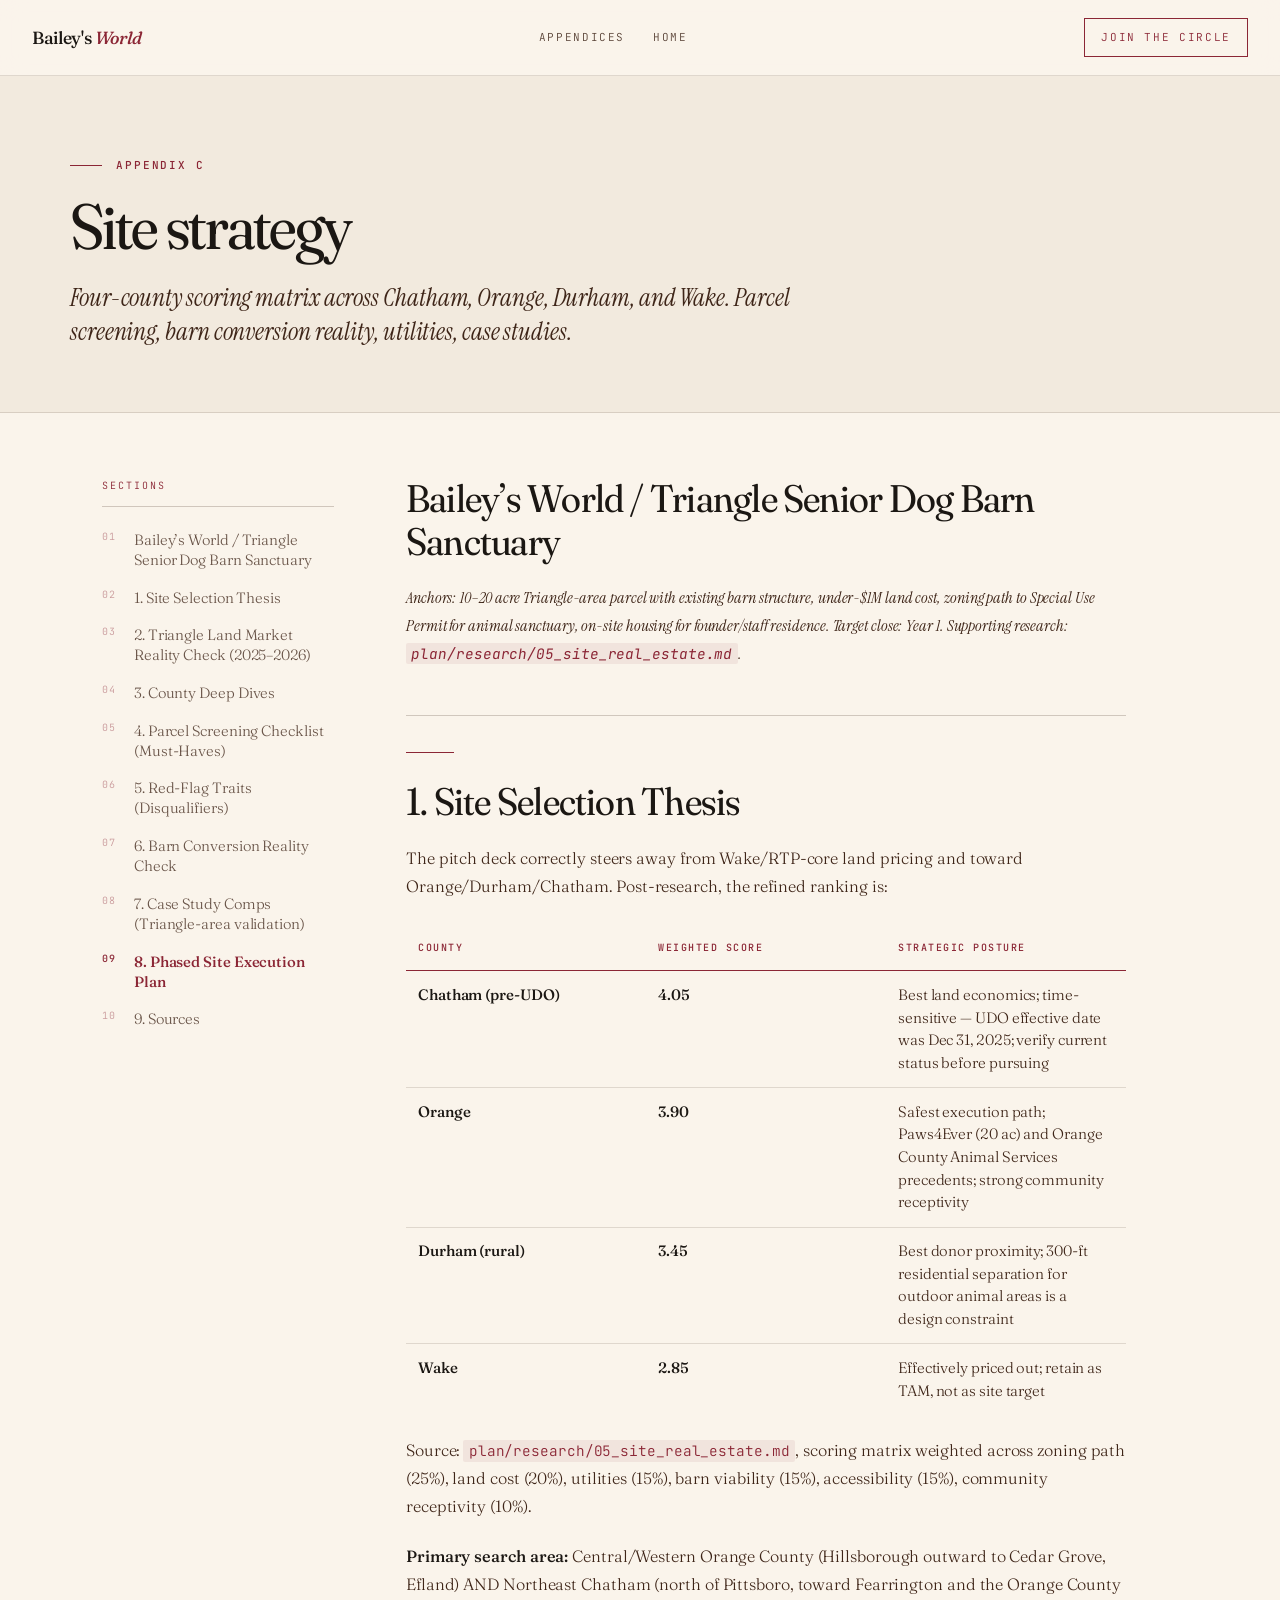
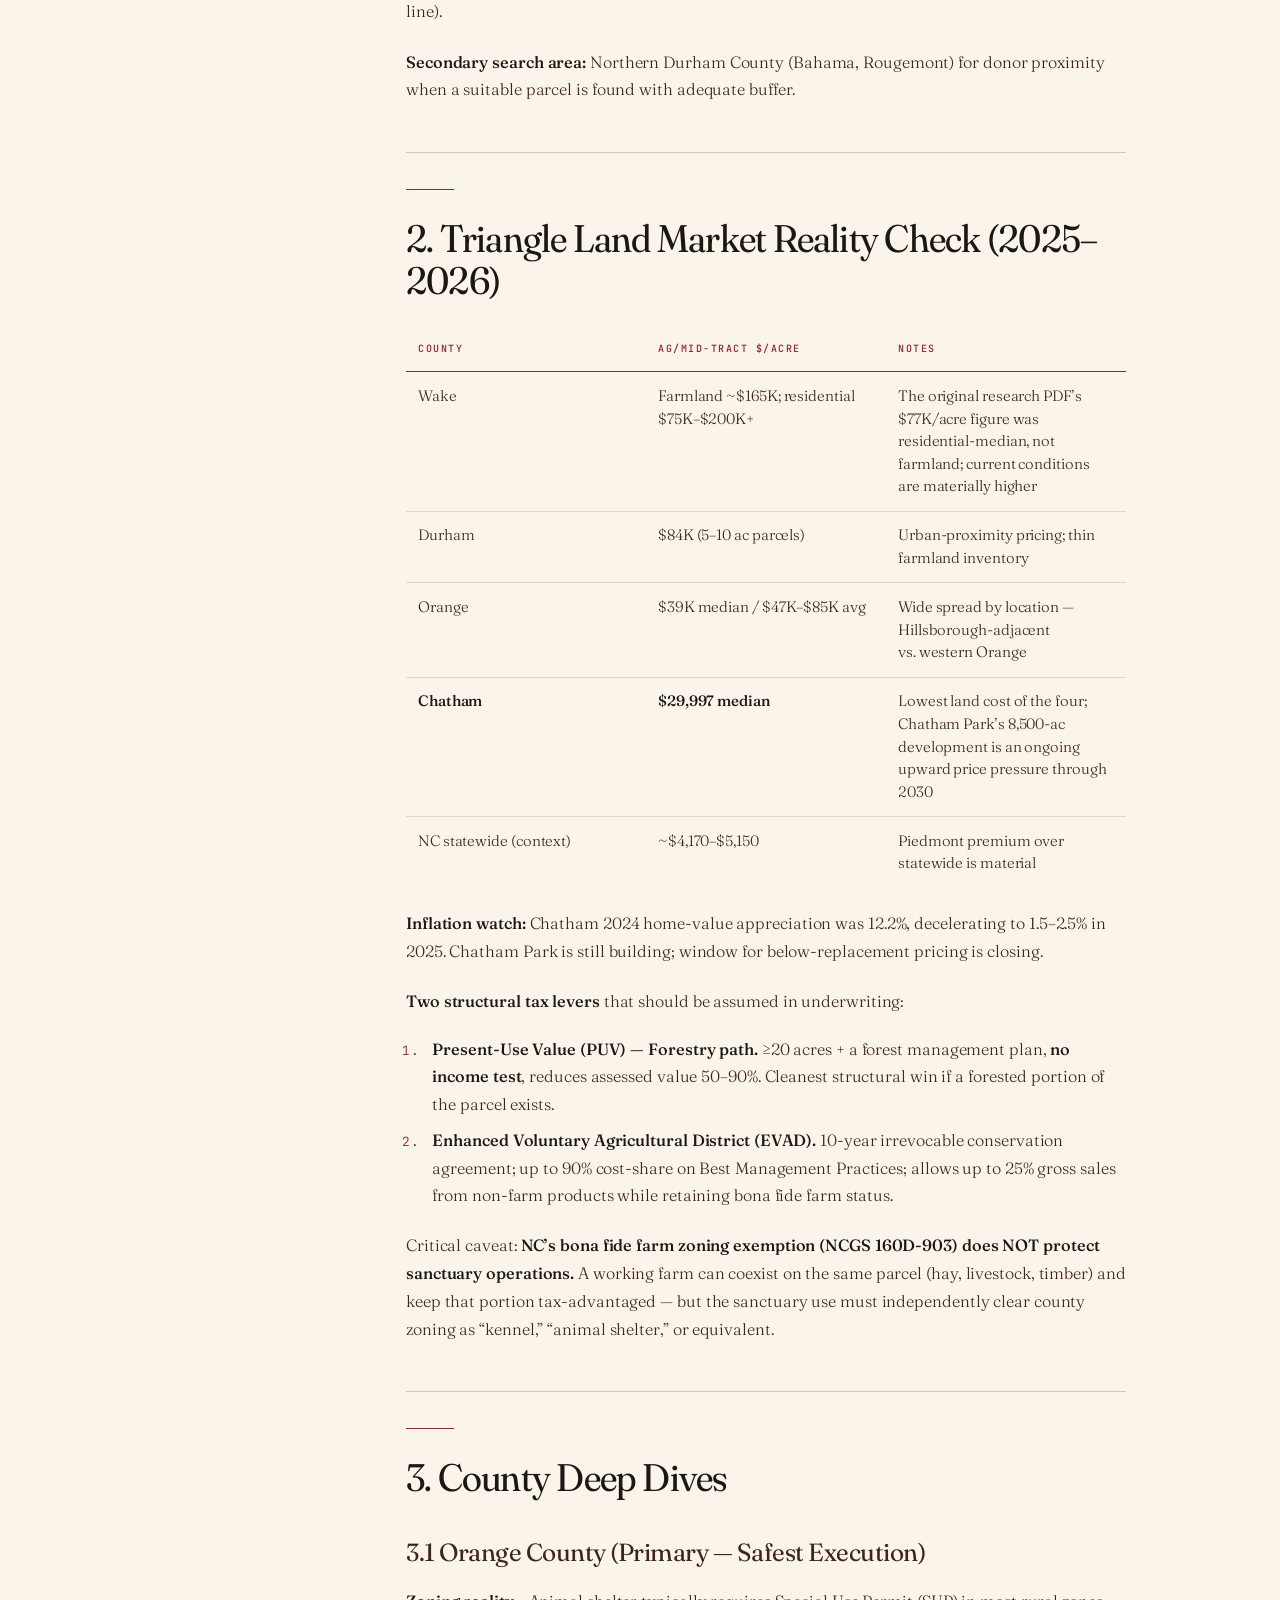
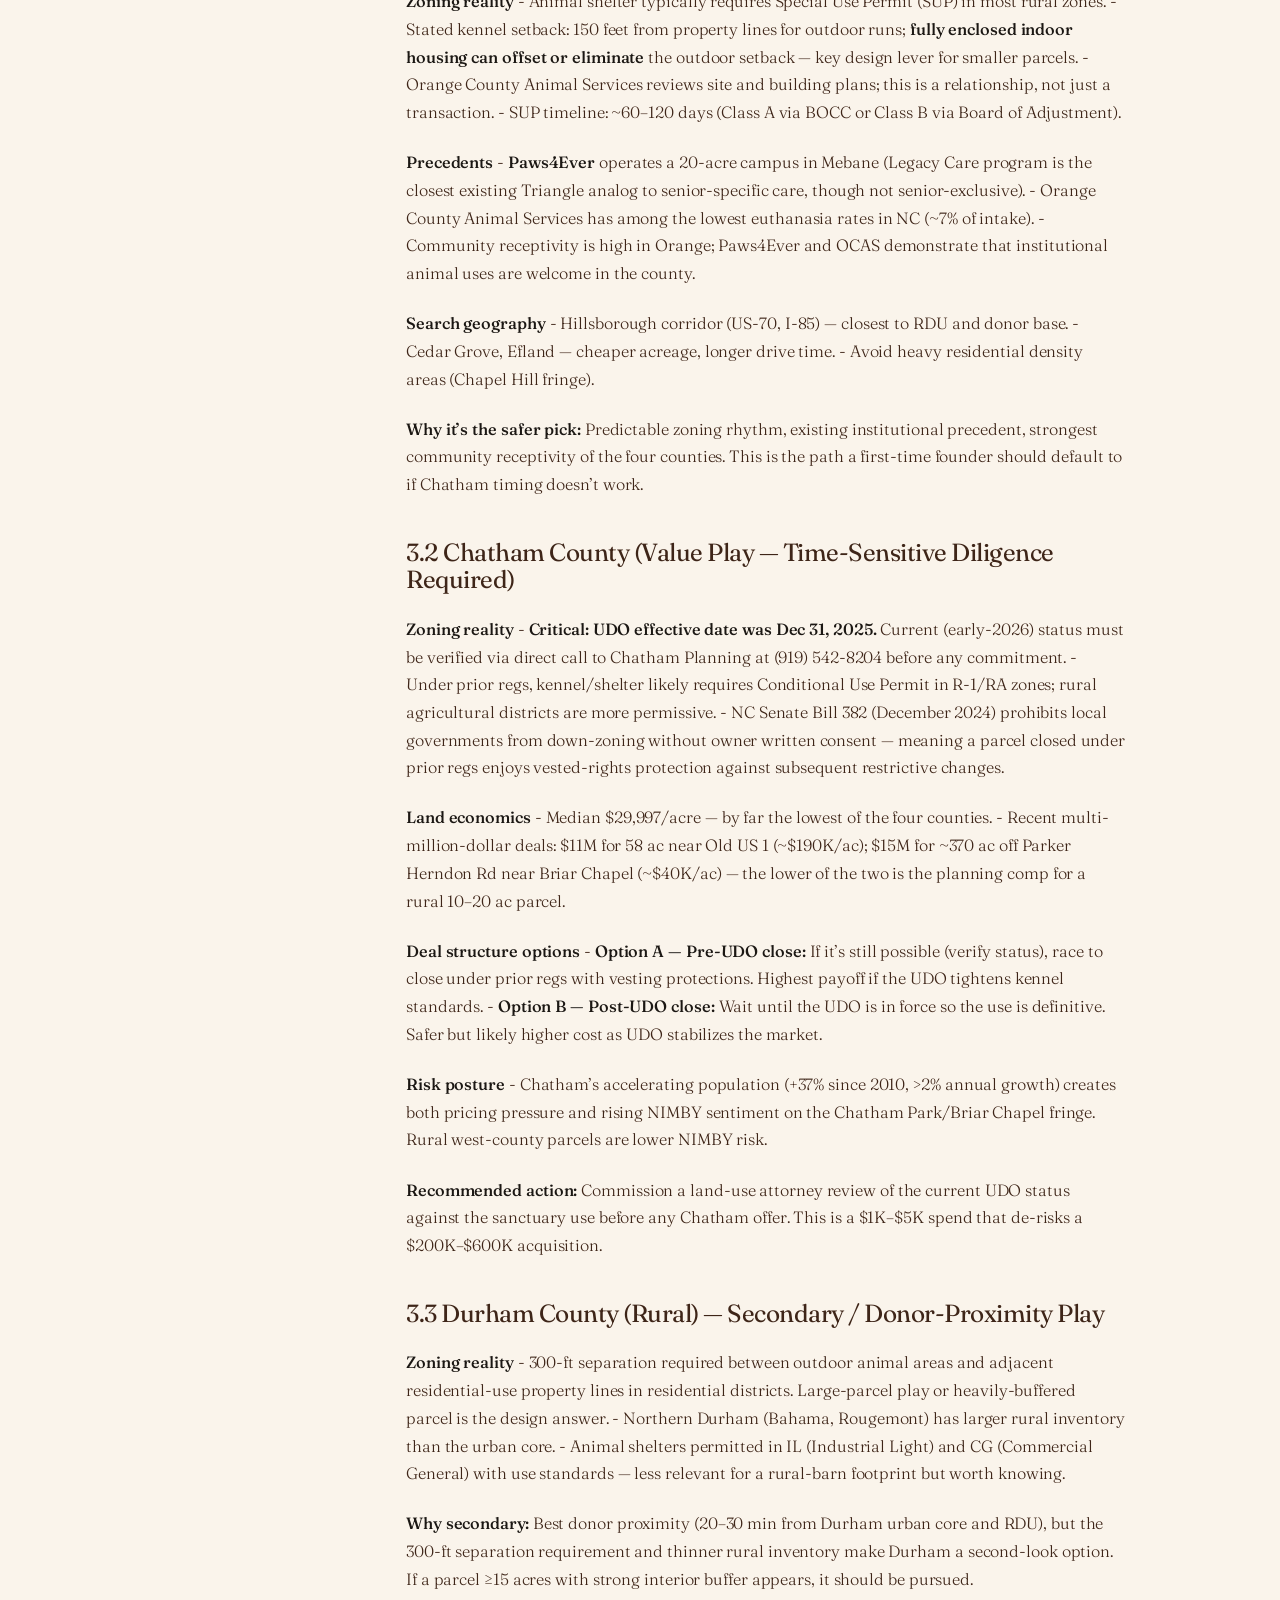
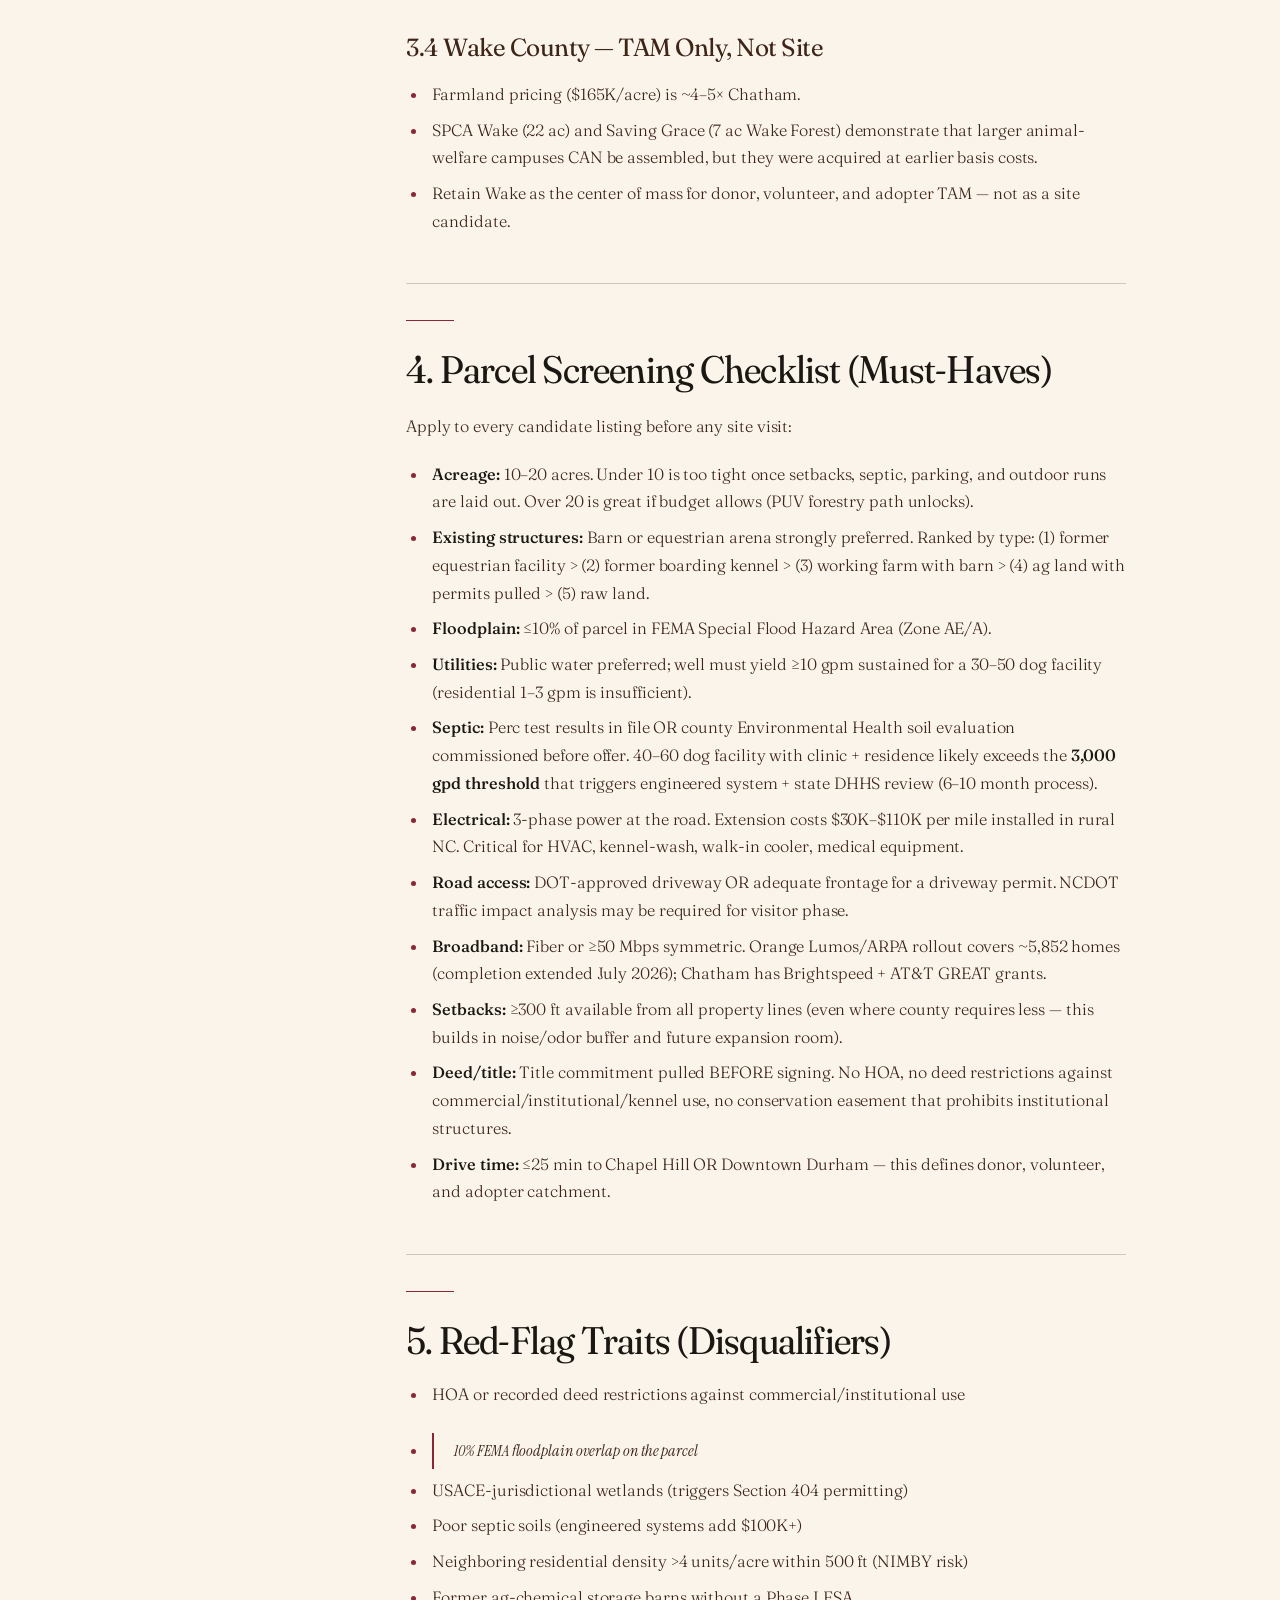
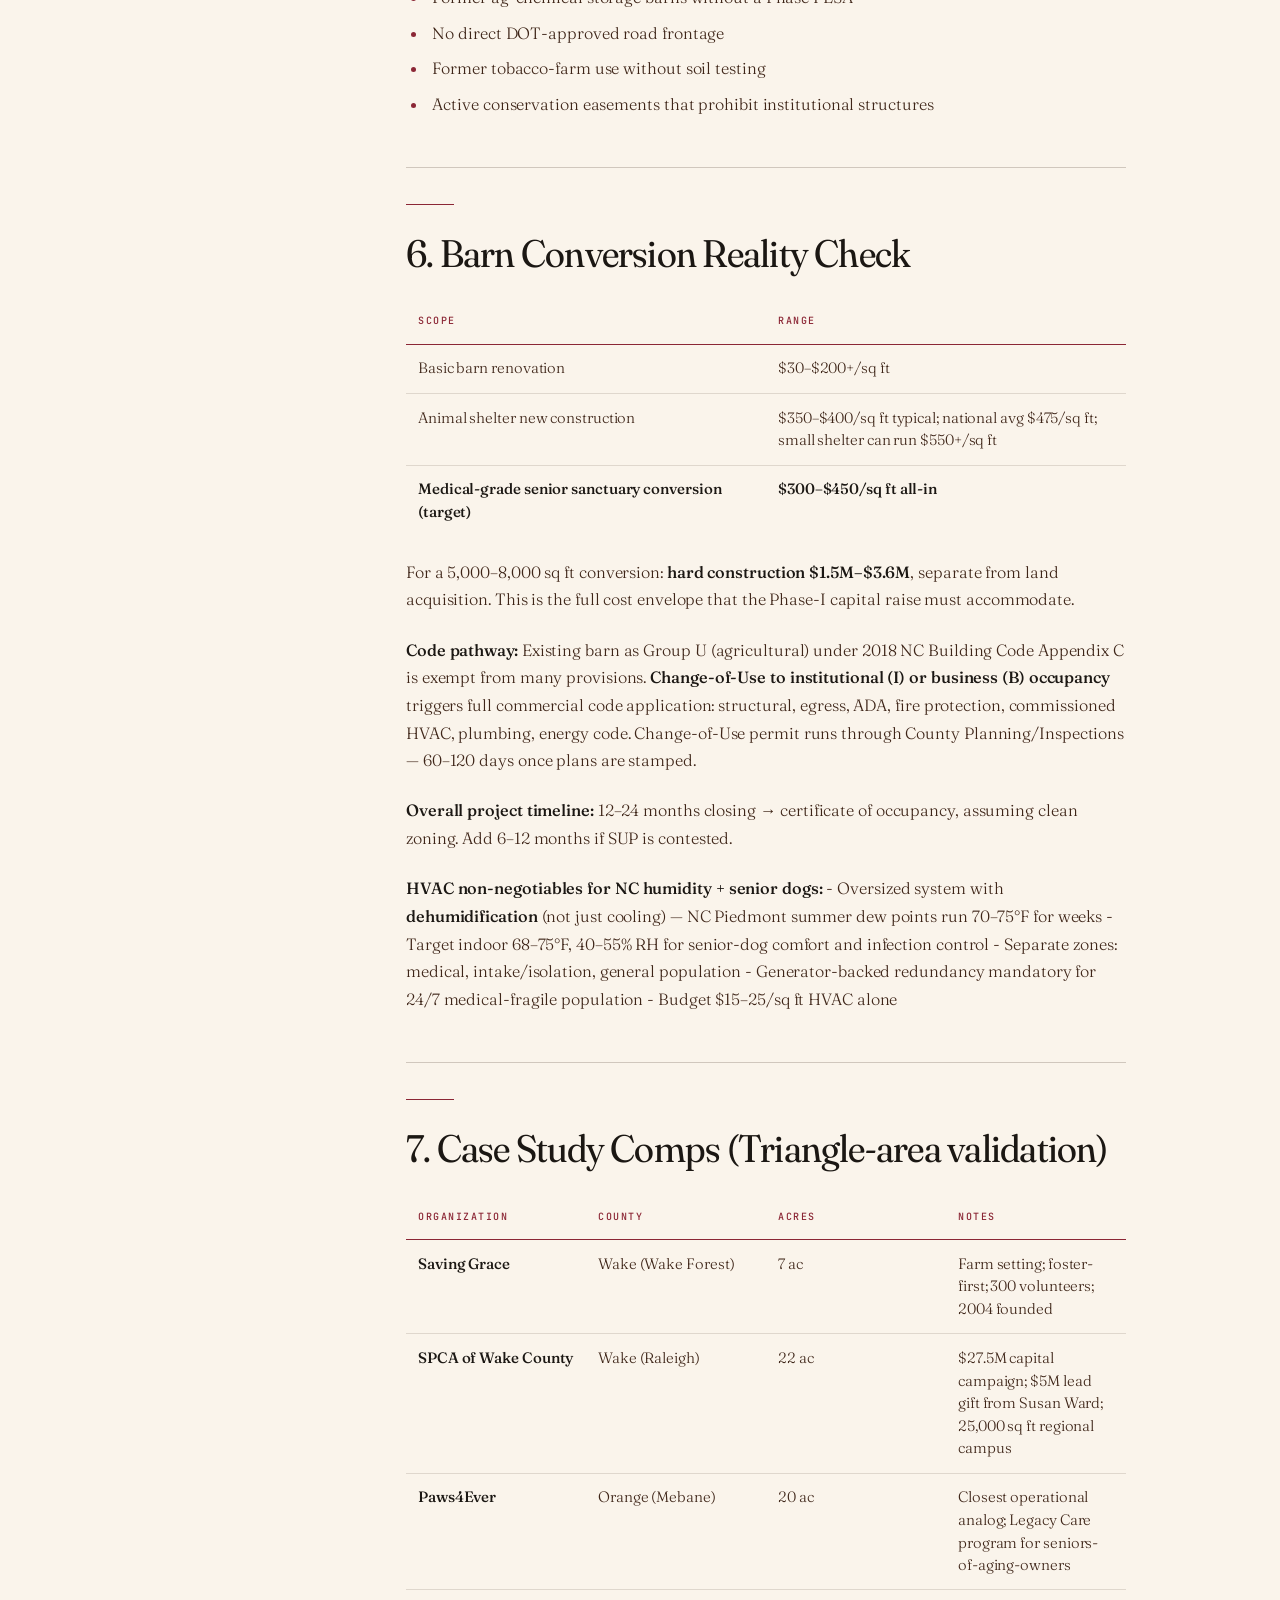
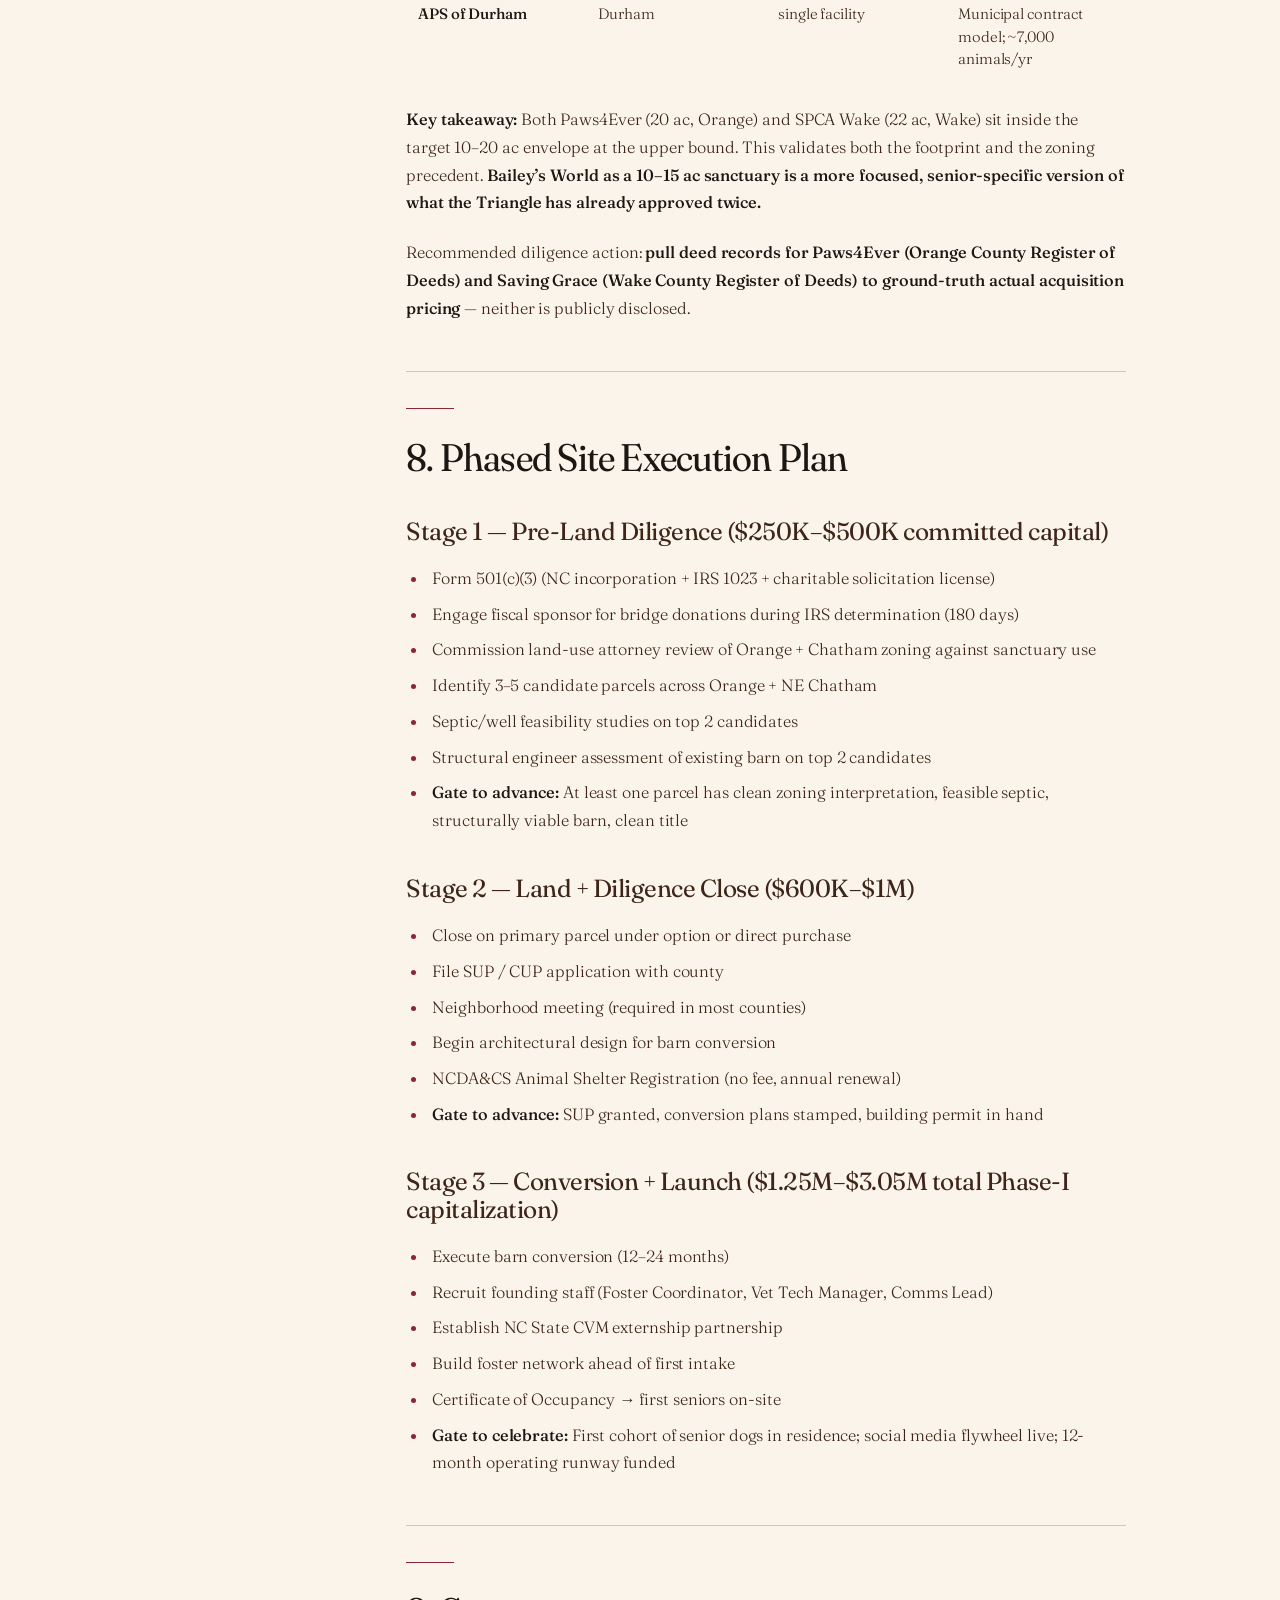
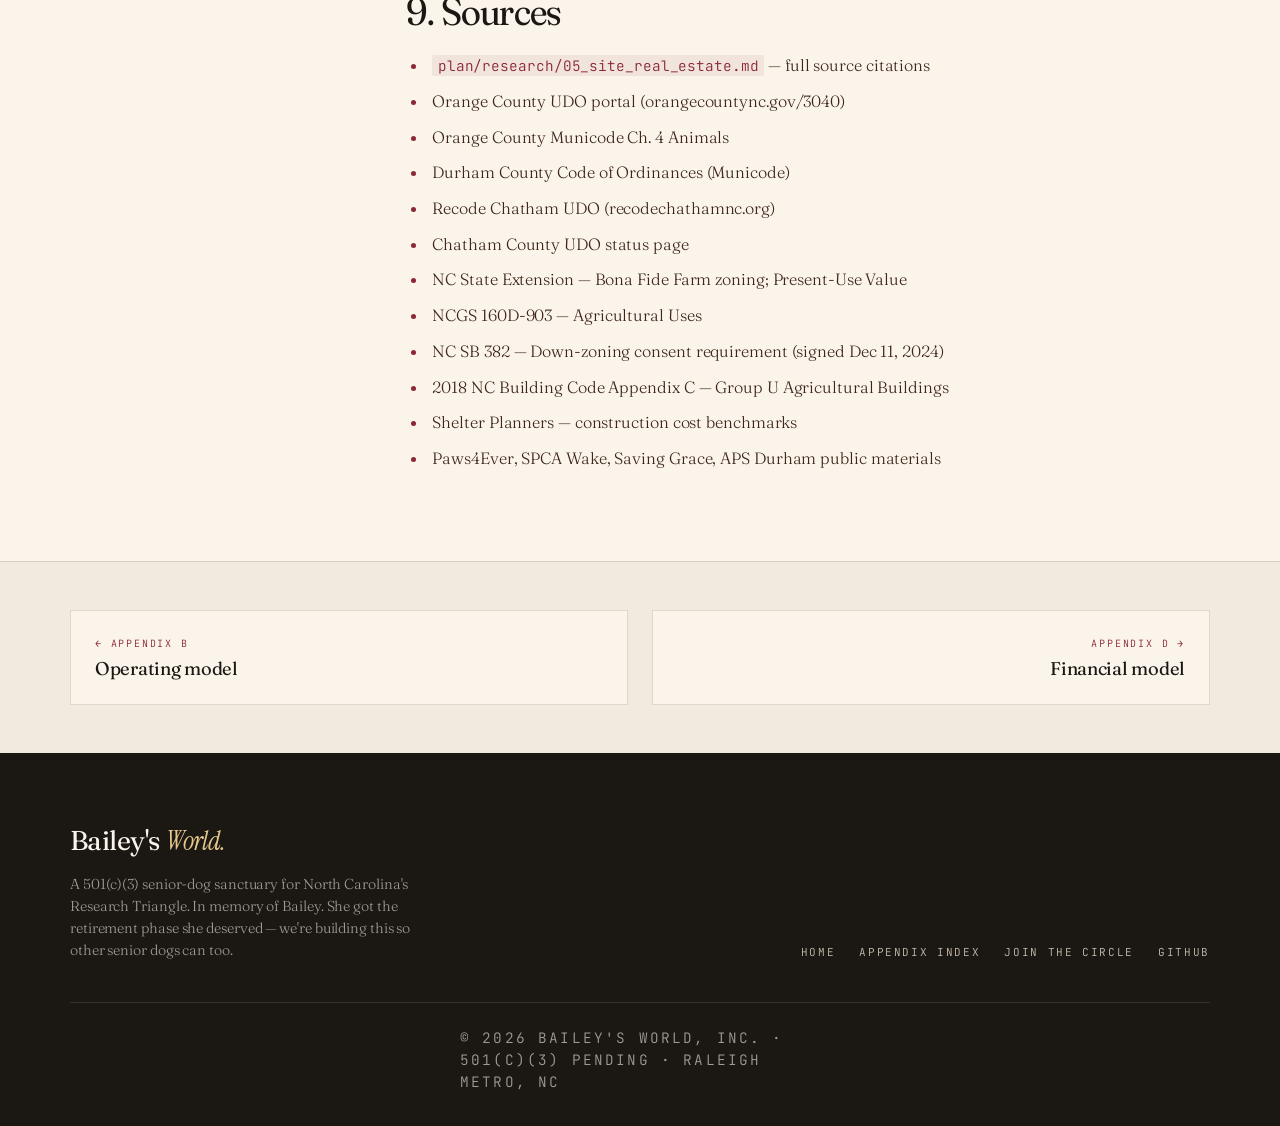
<file: plan/C_site_strategy.html>
<!DOCTYPE html>
<html lang="en">
<head>
<meta charset="UTF-8" />
<meta name="viewport" content="width=device-width, initial-scale=1.0" />
<title>Site strategy — Bailey's World</title>
<meta name="description" content="4-county scoring matrix (Chatham 4.05 · Orange 3.90 · Durham 3.45 · Wake 2.85). Parcel diligence, barn conversion, Triangle comps." />
<meta property="og:title" content="Site strategy — Bailey's World" />
<meta property="og:description" content="4-county scoring matrix (Chatham 4.05 · Orange 3.90 · Durham 3.45 · Wake 2.85). Parcel diligence, barn conversion, Triangle comps." />
<meta property="og:type" content="article" />
<meta property="og:image" content="../media/bailey.jpg" />
<link rel="icon" type="image/svg+xml" href="data:image/svg+xml,%3Csvg xmlns='http://www.w3.org/2000/svg' viewBox='0 0 32 32'%3E%3Cpath fill='%238B2635' d='M12 6c-1.7 0-3 1.3-3 3s1.3 3 3 3 3-1.3 3-3-1.3-3-3-3zm8 0c-1.7 0-3 1.3-3 3s1.3 3 3 3 3-1.3 3-3-1.3-3-3-3zM7 13c-1.7 0-3 1.3-3 3s1.3 3 3 3 3-1.3 3-3-1.3-3-3-3zm18 0c-1.7 0-3 1.3-3 3s1.3 3 3 3 3-1.3 3-3-1.3-3-3-3zm-9 3c-3.3 0-6 3.1-6 7 0 2.2 1.8 4 4 4h4c2.2 0 4-1.8 4-4 0-3.9-2.7-7-6-7z'/%3E%3C/svg%3E" />
<link rel="preconnect" href="https://fonts.googleapis.com" />
<link rel="preconnect" href="https://fonts.gstatic.com" crossorigin />
<link href="https://fonts.googleapis.com/css2?family=Fraunces:ital,opsz,wght,SOFT@0,9..144,300..900,100&family=Instrument+Serif:ital@0;1&family=JetBrains+Mono:wght@400;500&display=swap" rel="stylesheet" />
<link rel="stylesheet" href="appendix.css" />
</head>
<body>
<nav class="nav">
  <a href="../index.html" class="nav__logo">Bailey's <em>World</em></a>
  <div class="nav__links">
    <a href="index.html" class="nav__link">Appendices</a>
    <a href="../index.html" class="nav__link">Home</a>
  </div>
  <a href="../index.html#ask" class="nav__cta">Join the Circle</a>
</nav>

<article>
  <header class="paper__head">
    <div class="container">
      <p class="label paper__eyebrow">Appendix C</p>
      <h1 class="paper__title">Site strategy</h1>
      <p class="paper__lede">Four-county scoring matrix across Chatham, Orange, Durham, and Wake. Parcel screening, barn conversion reality, utilities, case studies.</p>
    </div>
  </header>

  <div class="paper__body">
    <aside class="toc" aria-label="Sections">
  <p class="toc__label">Sections</p>
  <ol><li><a href="#baileys-world-triangle-senior-dog-barn-sanctuary">Bailey’s World
/ Triangle Senior Dog Barn Sanctuary</a></li><li><a href="#site-selection-thesis">1. Site Selection Thesis</a></li><li><a href="#triangle-land-market-reality-check-20252026">2. Triangle Land
Market Reality Check (2025–2026)</a></li><li><a href="#county-deep-dives">3. County Deep Dives</a></li><li><a href="#parcel-screening-checklist-must-haves">4. Parcel Screening
Checklist (Must-Haves)</a></li><li><a href="#red-flag-traits-disqualifiers">5. Red-Flag Traits
(Disqualifiers)</a></li><li><a href="#barn-conversion-reality-check">6. Barn Conversion Reality
Check</a></li><li><a href="#case-study-comps-triangle-area-validation">7. Case Study Comps
(Triangle-area validation)</a></li><li><a href="#phased-site-execution-plan">8. Phased Site Execution Plan</a></li><li><a href="#sources">9. Sources</a></li></ol>
</aside>
    <div class="prose">
      
<h2  id="baileys-world-triangle-senior-dog-barn-sanctuary">Bailey’s World
/ Triangle Senior Dog Barn Sanctuary</h2>
<p><em>Anchors: 10–20 acre Triangle-area parcel with existing barn
structure, under-$1M land cost, zoning path to Special Use Permit for
animal sanctuary, on-site housing for founder/staff residence. Target
close: Year 1. Supporting research:
<code>plan/research/05_site_real_estate.md</code>.</em></p>
<hr />
<h2  id="site-selection-thesis">1. Site Selection Thesis</h2>
<p>The pitch deck correctly steers away from Wake/RTP-core land pricing
and toward Orange/Durham/Chatham. Post-research, the refined ranking
is:</p>
<table>
<colgroup>
<col style="width: 33%" />
<col style="width: 33%" />
<col style="width: 33%" />
</colgroup>
<thead>
<tr>
<th>County</th>
<th>Weighted Score</th>
<th>Strategic Posture</th>
</tr>
</thead>
<tbody>
<tr>
<td><strong>Chatham (pre-UDO)</strong></td>
<td><strong>4.05</strong></td>
<td>Best land economics; time-sensitive — UDO effective date was Dec 31,
2025; verify current status before pursuing</td>
</tr>
<tr>
<td><strong>Orange</strong></td>
<td><strong>3.90</strong></td>
<td>Safest execution path; Paws4Ever (20 ac) and Orange County Animal
Services precedents; strong community receptivity</td>
</tr>
<tr>
<td><strong>Durham (rural)</strong></td>
<td><strong>3.45</strong></td>
<td>Best donor proximity; 300-ft residential separation for outdoor
animal areas is a design constraint</td>
</tr>
<tr>
<td><strong>Wake</strong></td>
<td><strong>2.85</strong></td>
<td>Effectively priced out; retain as TAM, not as site target</td>
</tr>
</tbody>
</table>
<p>Source: <code>plan/research/05_site_real_estate.md</code>, scoring
matrix weighted across zoning path (25%), land cost (20%), utilities
(15%), barn viability (15%), accessibility (15%), community receptivity
(10%).</p>
<p><strong>Primary search area:</strong> Central/Western Orange County
(Hillsborough outward to Cedar Grove, Efland) AND Northeast Chatham
(north of Pittsboro, toward Fearrington and the Orange County line).</p>
<p><strong>Secondary search area:</strong> Northern Durham County
(Bahama, Rougemont) for donor proximity when a suitable parcel is found
with adequate buffer.</p>
<hr />
<h2  id="triangle-land-market-reality-check-20252026">2. Triangle Land
Market Reality Check (2025–2026)</h2>
<table>
<colgroup>
<col style="width: 33%" />
<col style="width: 33%" />
<col style="width: 33%" />
</colgroup>
<thead>
<tr>
<th>County</th>
<th>Ag/Mid-Tract $/acre</th>
<th>Notes</th>
</tr>
</thead>
<tbody>
<tr>
<td>Wake</td>
<td>Farmland ~$165K; residential $75K–$200K+</td>
<td>The original research PDF’s $77K/acre figure was residential-median,
not farmland; current conditions are materially higher</td>
</tr>
<tr>
<td>Durham</td>
<td>$84K (5–10 ac parcels)</td>
<td>Urban-proximity pricing; thin farmland inventory</td>
</tr>
<tr>
<td>Orange</td>
<td>$39K median / $47K–$85K avg</td>
<td>Wide spread by location — Hillsborough-adjacent vs. western
Orange</td>
</tr>
<tr>
<td><strong>Chatham</strong></td>
<td><strong>$29,997 median</strong></td>
<td>Lowest land cost of the four; Chatham Park’s 8,500-ac development is
an ongoing upward price pressure through 2030</td>
</tr>
<tr>
<td>NC statewide (context)</td>
<td>~$4,170–$5,150</td>
<td>Piedmont premium over statewide is material</td>
</tr>
</tbody>
</table>
<p><strong>Inflation watch:</strong> Chatham 2024 home-value
appreciation was 12.2%, decelerating to 1.5–2.5% in 2025. Chatham Park
is still building; window for below-replacement pricing is closing.</p>
<p><strong>Two structural tax levers</strong> that should be assumed in
underwriting:</p>
<ol type="1">
<li><strong>Present-Use Value (PUV) — Forestry path.</strong> ≥20 acres
+ a forest management plan, <strong>no income test</strong>, reduces
assessed value 50–90%. Cleanest structural win if a forested portion of
the parcel exists.</li>
<li><strong>Enhanced Voluntary Agricultural District (EVAD).</strong>
10-year irrevocable conservation agreement; up to 90% cost-share on Best
Management Practices; allows up to 25% gross sales from non-farm
products while retaining bona fide farm status.</li>
</ol>
<p>Critical caveat: <strong>NC’s bona fide farm zoning exemption (NCGS
160D-903) does NOT protect sanctuary operations.</strong> A working farm
can coexist on the same parcel (hay, livestock, timber) and keep that
portion tax-advantaged — but the sanctuary use must independently clear
county zoning as “kennel,” “animal shelter,” or equivalent.</p>
<hr />
<h2  id="county-deep-dives">3. County Deep Dives</h2>
<h3 id="orange-county-primary-safest-execution">3.1 Orange County
(Primary — Safest Execution)</h3>
<p><strong>Zoning reality</strong> - Animal shelter typically requires
Special Use Permit (SUP) in most rural zones. - Stated kennel setback:
150 feet from property lines for outdoor runs; <strong>fully enclosed
indoor housing can offset or eliminate</strong> the outdoor setback —
key design lever for smaller parcels. - Orange County Animal Services
reviews site and building plans; this is a relationship, not just a
transaction. - SUP timeline: ~60–120 days (Class A via BOCC or Class B
via Board of Adjustment).</p>
<p><strong>Precedents</strong> - <strong>Paws4Ever</strong> operates a
20-acre campus in Mebane (Legacy Care program is the closest existing
Triangle analog to senior-specific care, though not senior-exclusive). -
Orange County Animal Services has among the lowest euthanasia rates in
NC (~7% of intake). - Community receptivity is high in Orange; Paws4Ever
and OCAS demonstrate that institutional animal uses are welcome in the
county.</p>
<p><strong>Search geography</strong> - Hillsborough corridor (US-70,
I-85) — closest to RDU and donor base. - Cedar Grove, Efland — cheaper
acreage, longer drive time. - Avoid heavy residential density areas
(Chapel Hill fringe).</p>
<p><strong>Why it’s the safer pick:</strong> Predictable zoning rhythm,
existing institutional precedent, strongest community receptivity of the
four counties. This is the path a first-time founder should default to
if Chatham timing doesn’t work.</p>
<h3 id="chatham-county-value-play-time-sensitive-diligence-required">3.2
Chatham County (Value Play — Time-Sensitive Diligence Required)</h3>
<p><strong>Zoning reality</strong> - <strong>Critical: UDO effective
date was Dec 31, 2025.</strong> Current (early-2026) status must be
verified via direct call to Chatham Planning at (919) 542-8204 before
any commitment. - Under prior regs, kennel/shelter likely requires
Conditional Use Permit in R-1/RA zones; rural agricultural districts are
more permissive. - NC Senate Bill 382 (December 2024) prohibits local
governments from down-zoning without owner written consent — meaning a
parcel closed under prior regs enjoys vested-rights protection against
subsequent restrictive changes.</p>
<p><strong>Land economics</strong> - Median $29,997/acre — by far the
lowest of the four counties. - Recent multi-million-dollar deals: $11M
for 58 ac near Old US 1 (~$190K/ac); $15M for ~370 ac off Parker Herndon
Rd near Briar Chapel (~$40K/ac) — the lower of the two is the planning
comp for a rural 10–20 ac parcel.</p>
<p><strong>Deal structure options</strong> - <strong>Option A — Pre-UDO
close:</strong> If it’s still possible (verify status), race to close
under prior regs with vesting protections. Highest payoff if the UDO
tightens kennel standards. - <strong>Option B — Post-UDO close:</strong>
Wait until the UDO is in force so the use is definitive. Safer but
likely higher cost as UDO stabilizes the market.</p>
<p><strong>Risk posture</strong> - Chatham’s accelerating population
(+37% since 2010, &gt;2% annual growth) creates both pricing pressure
and rising NIMBY sentiment on the Chatham Park/Briar Chapel fringe.
Rural west-county parcels are lower NIMBY risk.</p>
<p><strong>Recommended action:</strong> Commission a land-use attorney
review of the current UDO status against the sanctuary use before any
Chatham offer. This is a $1K–$5K spend that de-risks a $200K–$600K
acquisition.</p>
<h3 id="durham-county-rural-secondary-donor-proximity-play">3.3 Durham
County (Rural) — Secondary / Donor-Proximity Play</h3>
<p><strong>Zoning reality</strong> - 300-ft separation required between
outdoor animal areas and adjacent residential-use property lines in
residential districts. Large-parcel play or heavily-buffered parcel is
the design answer. - Northern Durham (Bahama, Rougemont) has larger
rural inventory than the urban core. - Animal shelters permitted in IL
(Industrial Light) and CG (Commercial General) with use standards — less
relevant for a rural-barn footprint but worth knowing.</p>
<p><strong>Why secondary:</strong> Best donor proximity (20–30 min from
Durham urban core and RDU), but the 300-ft separation requirement and
thinner rural inventory make Durham a second-look option. If a parcel
≥15 acres with strong interior buffer appears, it should be pursued.</p>
<h3 id="wake-county-tam-only-not-site">3.4 Wake County — TAM Only, Not
Site</h3>
<ul>
<li>Farmland pricing ($165K/acre) is ~4–5× Chatham.</li>
<li>SPCA Wake (22 ac) and Saving Grace (7 ac Wake Forest) demonstrate
that larger animal-welfare campuses CAN be assembled, but they were
acquired at earlier basis costs.</li>
<li>Retain Wake as the center of mass for donor, volunteer, and adopter
TAM — not as a site candidate.</li>
</ul>
<hr />
<h2  id="parcel-screening-checklist-must-haves">4. Parcel Screening
Checklist (Must-Haves)</h2>
<p>Apply to every candidate listing before any site visit:</p>
<ul>
<li><strong>Acreage:</strong> 10–20 acres. Under 10 is too tight once
setbacks, septic, parking, and outdoor runs are laid out. Over 20 is
great if budget allows (PUV forestry path unlocks).</li>
<li><strong>Existing structures:</strong> Barn or equestrian arena
strongly preferred. Ranked by type: (1) former equestrian facility &gt;
(2) former boarding kennel &gt; (3) working farm with barn &gt; (4) ag
land with permits pulled &gt; (5) raw land.</li>
<li><strong>Floodplain:</strong> ≤10% of parcel in FEMA Special Flood
Hazard Area (Zone AE/A).</li>
<li><strong>Utilities:</strong> Public water preferred; well must yield
≥10 gpm sustained for a 30–50 dog facility (residential 1–3 gpm is
insufficient).</li>
<li><strong>Septic:</strong> Perc test results in file OR county
Environmental Health soil evaluation commissioned before offer. 40–60
dog facility with clinic + residence likely exceeds the <strong>3,000
gpd threshold</strong> that triggers engineered system + state DHHS
review (6–10 month process).</li>
<li><strong>Electrical:</strong> 3-phase power at the road. Extension
costs $30K–$110K per mile installed in rural NC. Critical for HVAC,
kennel-wash, walk-in cooler, medical equipment.</li>
<li><strong>Road access:</strong> DOT-approved driveway OR adequate
frontage for a driveway permit. NCDOT traffic impact analysis may be
required for visitor phase.</li>
<li><strong>Broadband:</strong> Fiber or ≥50 Mbps symmetric. Orange
Lumos/ARPA rollout covers ~5,852 homes (completion extended July 2026);
Chatham has Brightspeed + AT&amp;T GREAT grants.</li>
<li><strong>Setbacks:</strong> ≥300 ft available from all property lines
(even where county requires less — this builds in noise/odor buffer and
future expansion room).</li>
<li><strong>Deed/title:</strong> Title commitment pulled BEFORE signing.
No HOA, no deed restrictions against commercial/institutional/kennel
use, no conservation easement that prohibits institutional
structures.</li>
<li><strong>Drive time:</strong> ≤25 min to Chapel Hill OR Downtown
Durham — this defines donor, volunteer, and adopter catchment.</li>
</ul>
<hr />
<h2  id="red-flag-traits-disqualifiers">5. Red-Flag Traits
(Disqualifiers)</h2>
<ul>
<li>HOA or recorded deed restrictions against commercial/institutional
use</li>
<li><blockquote>
<p>10% FEMA floodplain overlap on the parcel</p>
</blockquote></li>
<li>USACE-jurisdictional wetlands (triggers Section 404 permitting)</li>
<li>Poor septic soils (engineered systems add $100K+)</li>
<li>Neighboring residential density &gt;4 units/acre within 500 ft
(NIMBY risk)</li>
<li>Former ag-chemical storage barns without a Phase I ESA</li>
<li>No direct DOT-approved road frontage</li>
<li>Former tobacco-farm use without soil testing</li>
<li>Active conservation easements that prohibit institutional
structures</li>
</ul>
<hr />
<h2  id="barn-conversion-reality-check">6. Barn Conversion Reality
Check</h2>
<table>
<colgroup>
<col style="width: 50%" />
<col style="width: 50%" />
</colgroup>
<thead>
<tr>
<th>Scope</th>
<th>Range</th>
</tr>
</thead>
<tbody>
<tr>
<td>Basic barn renovation</td>
<td>$30–$200+/sq ft</td>
</tr>
<tr>
<td>Animal shelter new construction</td>
<td>$350–$400/sq ft typical; national avg $475/sq ft; small shelter can
run $550+/sq ft</td>
</tr>
<tr>
<td><strong>Medical-grade senior sanctuary conversion
(target)</strong></td>
<td><strong>$300–$450/sq ft all-in</strong></td>
</tr>
</tbody>
</table>
<p>For a 5,000–8,000 sq ft conversion: <strong>hard construction
$1.5M–$3.6M</strong>, separate from land acquisition. This is the full
cost envelope that the Phase-I capital raise must accommodate.</p>
<p><strong>Code pathway:</strong> Existing barn as Group U
(agricultural) under 2018 NC Building Code Appendix C is exempt from
many provisions. <strong>Change-of-Use to institutional (I) or business
(B) occupancy</strong> triggers full commercial code application:
structural, egress, ADA, fire protection, commissioned HVAC, plumbing,
energy code. Change-of-Use permit runs through County
Planning/Inspections — 60–120 days once plans are stamped.</p>
<p><strong>Overall project timeline:</strong> 12–24 months closing →
certificate of occupancy, assuming clean zoning. Add 6–12 months if SUP
is contested.</p>
<p><strong>HVAC non-negotiables for NC humidity + senior dogs:</strong>
- Oversized system with <strong>dehumidification</strong> (not just
cooling) — NC Piedmont summer dew points run 70–75°F for weeks - Target
indoor 68–75°F, 40–55% RH for senior-dog comfort and infection control -
Separate zones: medical, intake/isolation, general population -
Generator-backed redundancy mandatory for 24/7 medical-fragile
population - Budget $15–25/sq ft HVAC alone</p>
<hr />
<h2  id="case-study-comps-triangle-area-validation">7. Case Study Comps
(Triangle-area validation)</h2>
<table>
<colgroup>
<col style="width: 25%" />
<col style="width: 25%" />
<col style="width: 25%" />
<col style="width: 25%" />
</colgroup>
<thead>
<tr>
<th>Organization</th>
<th>County</th>
<th>Acres</th>
<th>Notes</th>
</tr>
</thead>
<tbody>
<tr>
<td><strong>Saving Grace</strong></td>
<td>Wake (Wake Forest)</td>
<td>7 ac</td>
<td>Farm setting; foster-first; 300 volunteers; 2004 founded</td>
</tr>
<tr>
<td><strong>SPCA of Wake County</strong></td>
<td>Wake (Raleigh)</td>
<td>22 ac</td>
<td>$27.5M capital campaign; $5M lead gift from Susan Ward; 25,000 sq ft
regional campus</td>
</tr>
<tr>
<td><strong>Paws4Ever</strong></td>
<td>Orange (Mebane)</td>
<td>20 ac</td>
<td>Closest operational analog; Legacy Care program for
seniors-of-aging-owners</td>
</tr>
<tr>
<td><strong>APS of Durham</strong></td>
<td>Durham</td>
<td>single facility</td>
<td>Municipal contract model; ~7,000 animals/yr</td>
</tr>
</tbody>
</table>
<p><strong>Key takeaway:</strong> Both Paws4Ever (20 ac, Orange) and
SPCA Wake (22 ac, Wake) sit inside the target 10–20 ac envelope at the
upper bound. This validates both the footprint and the zoning precedent.
<strong>Bailey’s World as a 10–15 ac sanctuary is a more focused,
senior-specific version of what the Triangle has already approved
twice.</strong></p>
<p>Recommended diligence action: <strong>pull deed records for Paws4Ever
(Orange County Register of Deeds) and Saving Grace (Wake County Register
of Deeds) to ground-truth actual acquisition pricing</strong> — neither
is publicly disclosed.</p>
<hr />
<h2  id="phased-site-execution-plan">8. Phased Site Execution Plan</h2>
<h3 id="stage-1-pre-land-diligence-250k500k-committed-capital">Stage 1 —
Pre-Land Diligence ($250K–$500K committed capital)</h3>
<ul>
<li>Form 501(c)(3) (NC incorporation + IRS 1023 + charitable
solicitation license)</li>
<li>Engage fiscal sponsor for bridge donations during IRS determination
(180 days)</li>
<li>Commission land-use attorney review of Orange + Chatham zoning
against sanctuary use</li>
<li>Identify 3–5 candidate parcels across Orange + NE Chatham</li>
<li>Septic/well feasibility studies on top 2 candidates</li>
<li>Structural engineer assessment of existing barn on top 2
candidates</li>
<li><strong>Gate to advance:</strong> At least one parcel has clean
zoning interpretation, feasible septic, structurally viable barn, clean
title</li>
</ul>
<h3 id="stage-2-land-diligence-close-600k1m">Stage 2 — Land + Diligence
Close ($600K–$1M)</h3>
<ul>
<li>Close on primary parcel under option or direct purchase</li>
<li>File SUP / CUP application with county</li>
<li>Neighborhood meeting (required in most counties)</li>
<li>Begin architectural design for barn conversion</li>
<li>NCDA&amp;CS Animal Shelter Registration (no fee, annual
renewal)</li>
<li><strong>Gate to advance:</strong> SUP granted, conversion plans
stamped, building permit in hand</li>
</ul>
<h3
id="stage-3-conversion-launch-1.25m3.05m-total-phase-i-capitalization">Stage
3 — Conversion + Launch ($1.25M–$3.05M total Phase-I
capitalization)</h3>
<ul>
<li>Execute barn conversion (12–24 months)</li>
<li>Recruit founding staff (Foster Coordinator, Vet Tech Manager, Comms
Lead)</li>
<li>Establish NC State CVM externship partnership</li>
<li>Build foster network ahead of first intake</li>
<li>Certificate of Occupancy → first seniors on-site</li>
<li><strong>Gate to celebrate:</strong> First cohort of senior dogs in
residence; social media flywheel live; 12-month operating runway
funded</li>
</ul>
<hr />
<h2  id="sources">9. Sources</h2>
<ul>
<li><code>plan/research/05_site_real_estate.md</code> — full source
citations</li>
<li>Orange County UDO portal (orangecountync.gov/3040)</li>
<li>Orange County Municode Ch. 4 Animals</li>
<li>Durham County Code of Ordinances (Municode)</li>
<li>Recode Chatham UDO (recodechathamnc.org)</li>
<li>Chatham County UDO status page</li>
<li>NC State Extension — Bona Fide Farm zoning; Present-Use Value</li>
<li>NCGS 160D-903 — Agricultural Uses</li>
<li>NC SB 382 — Down-zoning consent requirement (signed Dec 11,
2024)</li>
<li>2018 NC Building Code Appendix C — Group U Agricultural
Buildings</li>
<li>Shelter Planners — construction cost benchmarks</li>
<li>Paws4Ever, SPCA Wake, Saving Grace, APS Durham public materials</li>
</ul>

    </div>
  </div>

  <footer class="paper__foot">
    <nav class="paper__nav" aria-label="Appendix navigation">
      <a href="B_operating_model.html" class="prev">
  <span class="paper__nav__label">← Appendix B</span>
  <span class="paper__nav__title">Operating model</span>
</a>
      <a href="D_financial_model.html" class="next">
  <span class="paper__nav__label">Appendix D →</span>
  <span class="paper__nav__title">Financial model</span>
</a>
    </nav>
  </footer>
</article>


<footer class="site-foot">
  <div class="site-foot__inner">
    <div>
      <h3>Bailey's <em>World.</em></h3>
      <p>A 501(c)(3) senior-dog sanctuary for North Carolina's Research Triangle. In memory of Bailey. She got the retirement phase she deserved — we're building this so other senior dogs can too.</p>
    </div>
    <nav class="site-foot__nav">
      <a href="../index.html">Home</a>
      <a href="index.html">Appendix index</a>
      <a href="../index.html#ask">Join the Circle</a>
      <a href="https://github.com/misterpavano/baileys-world" target="_blank" rel="noopener">GitHub</a>
    </nav>
  </div>
  <p class="site-foot__legal">© 2026 Bailey's World, Inc. · 501(c)(3) pending · Raleigh Metro, NC</p>
</footer>

<script>
// Active-section highlight in the TOC
const toc = document.querySelector('.toc');
const headings = document.querySelectorAll('.prose h2');
if (toc && headings.length) {
  const links = new Map();
  toc.querySelectorAll('a').forEach(a => {
    const id = a.getAttribute('href').replace('#', '');
    links.set(id, a);
  });
  const obs = new IntersectionObserver((entries) => {
    entries.forEach(e => {
      if (e.isIntersecting) {
        links.forEach(a => a.classList.remove('active'));
        const a = links.get(e.target.id);
        if (a) a.classList.add('active');
      }
    });
  }, { rootMargin: '-10% 0px -60% 0px' });
  headings.forEach(h => obs.observe(h));
}
// Wrap tables in horizontal-scroll containers for mobile
document.querySelectorAll('.prose table').forEach(table => {
  const wrap = document.createElement('div');
  wrap.className = 'table-scroll';
  table.parentNode.insertBefore(wrap, table);
  wrap.appendChild(table);
});
</script>
</body>
</html>
</file>
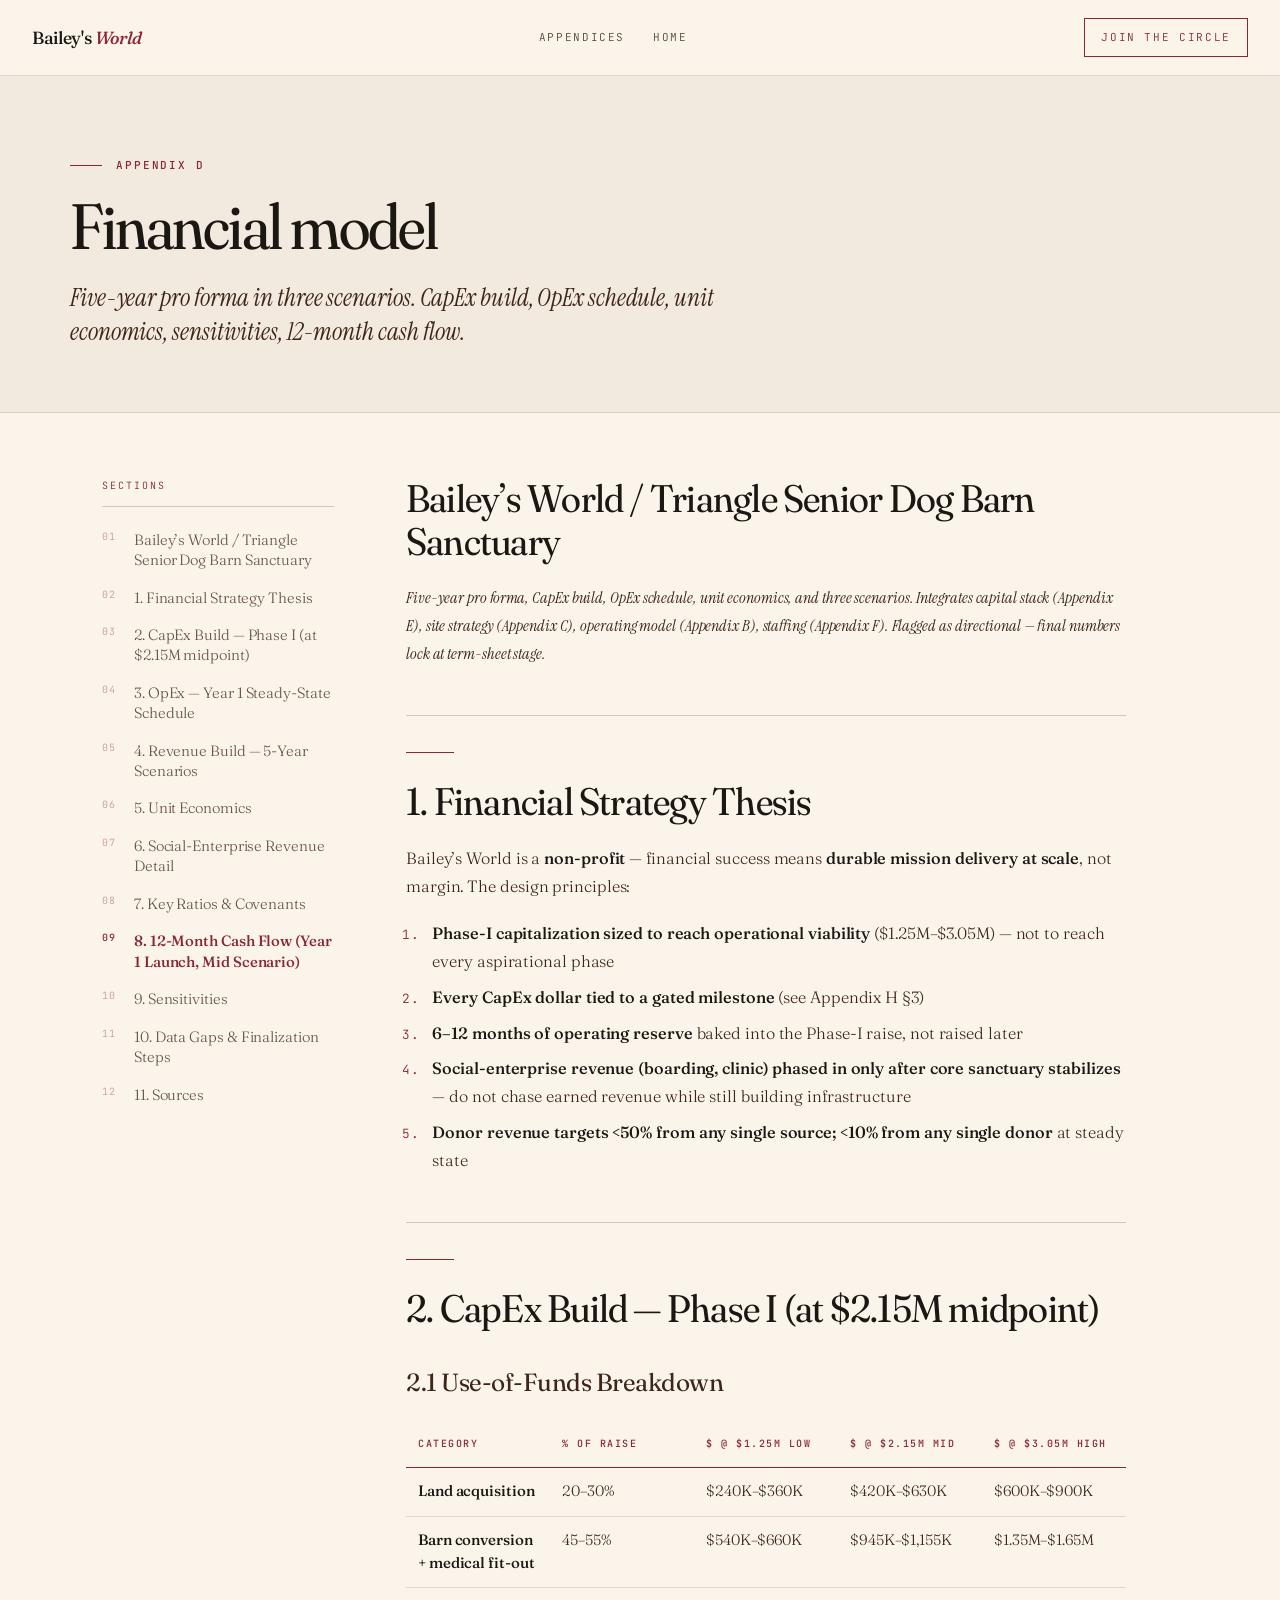
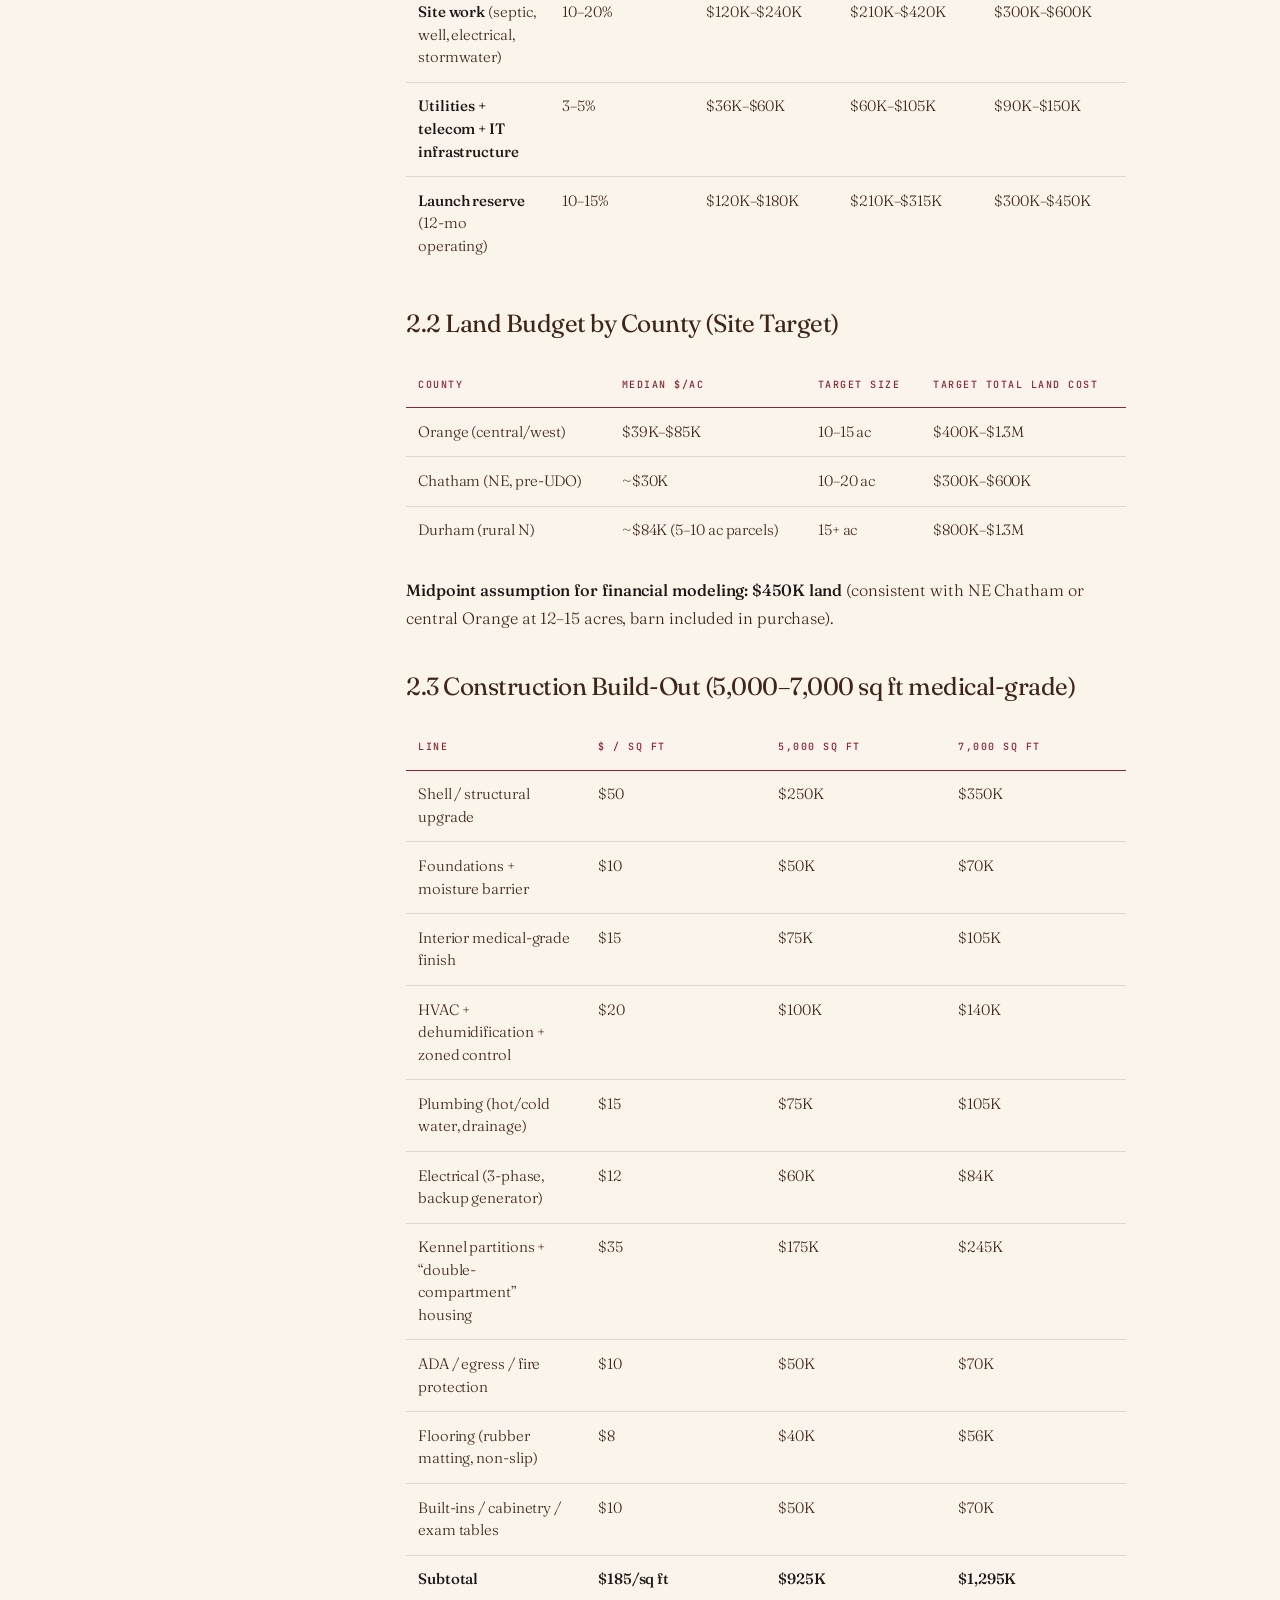
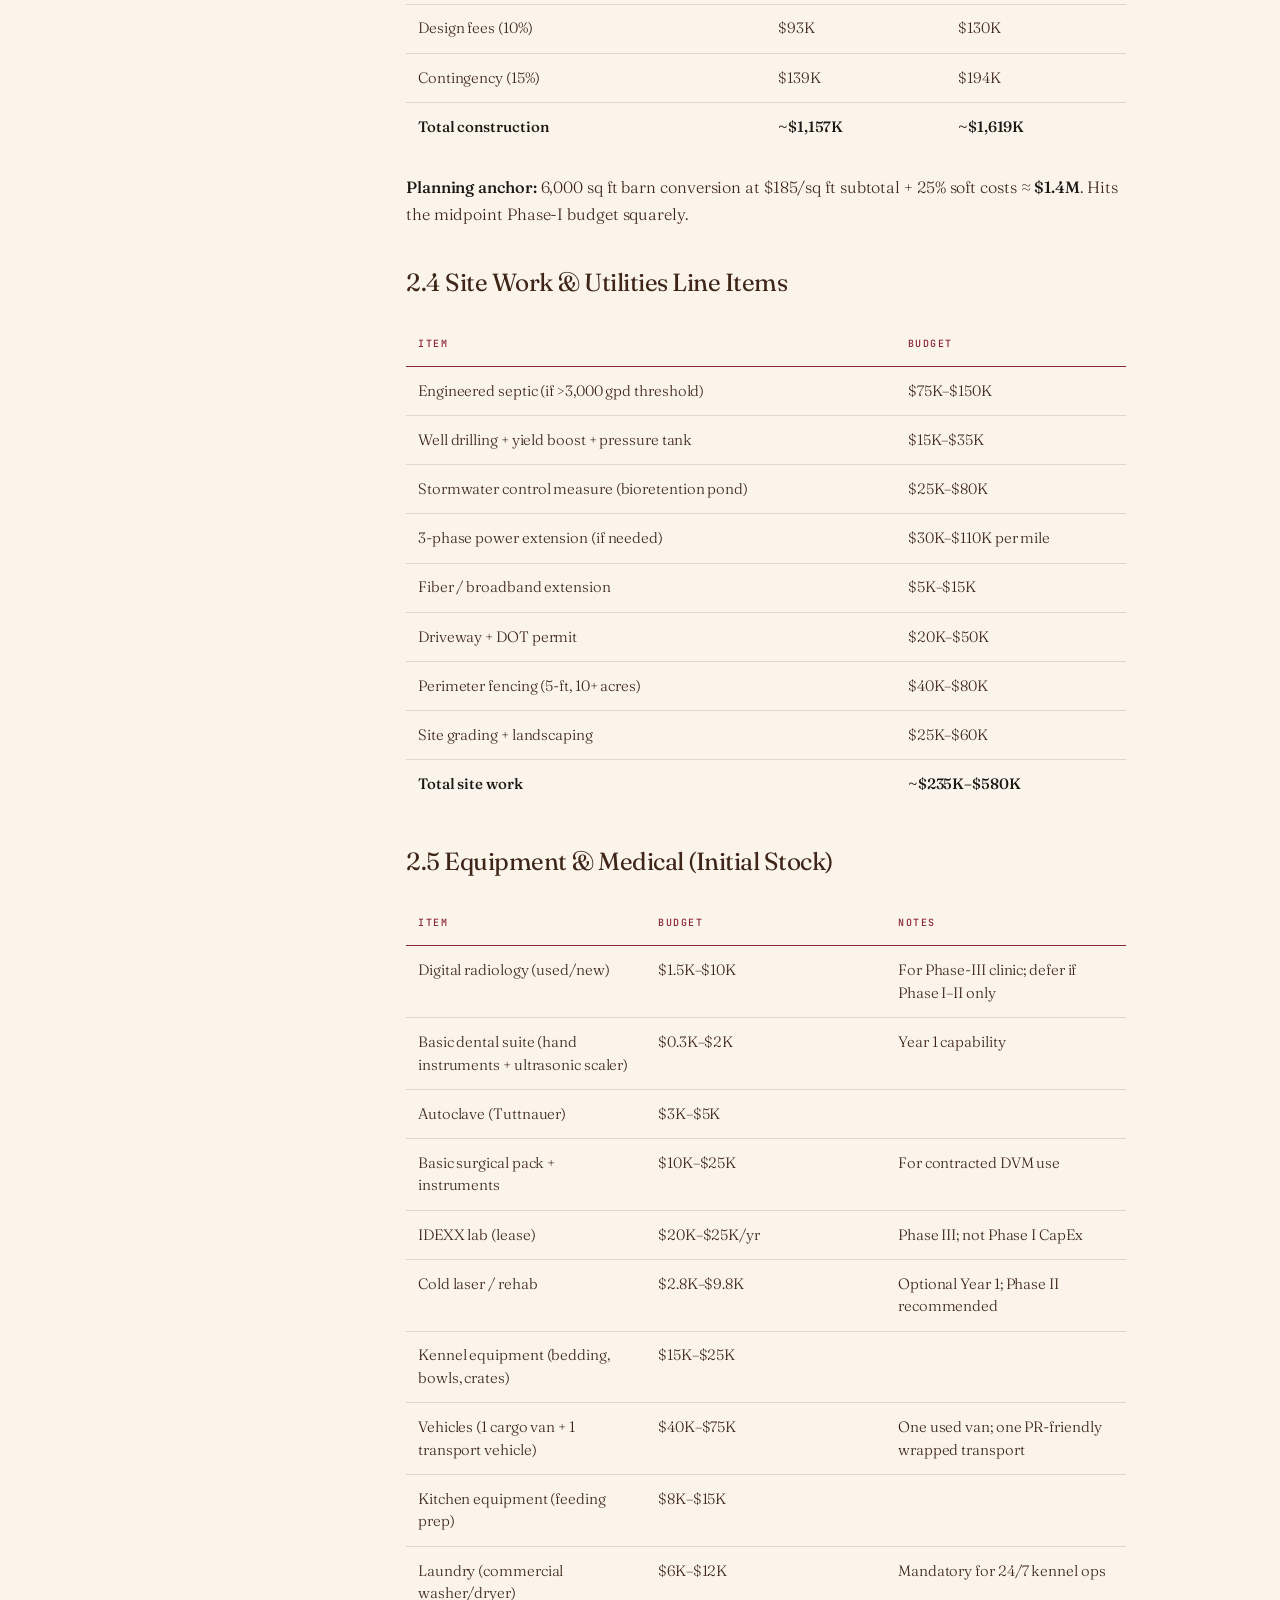
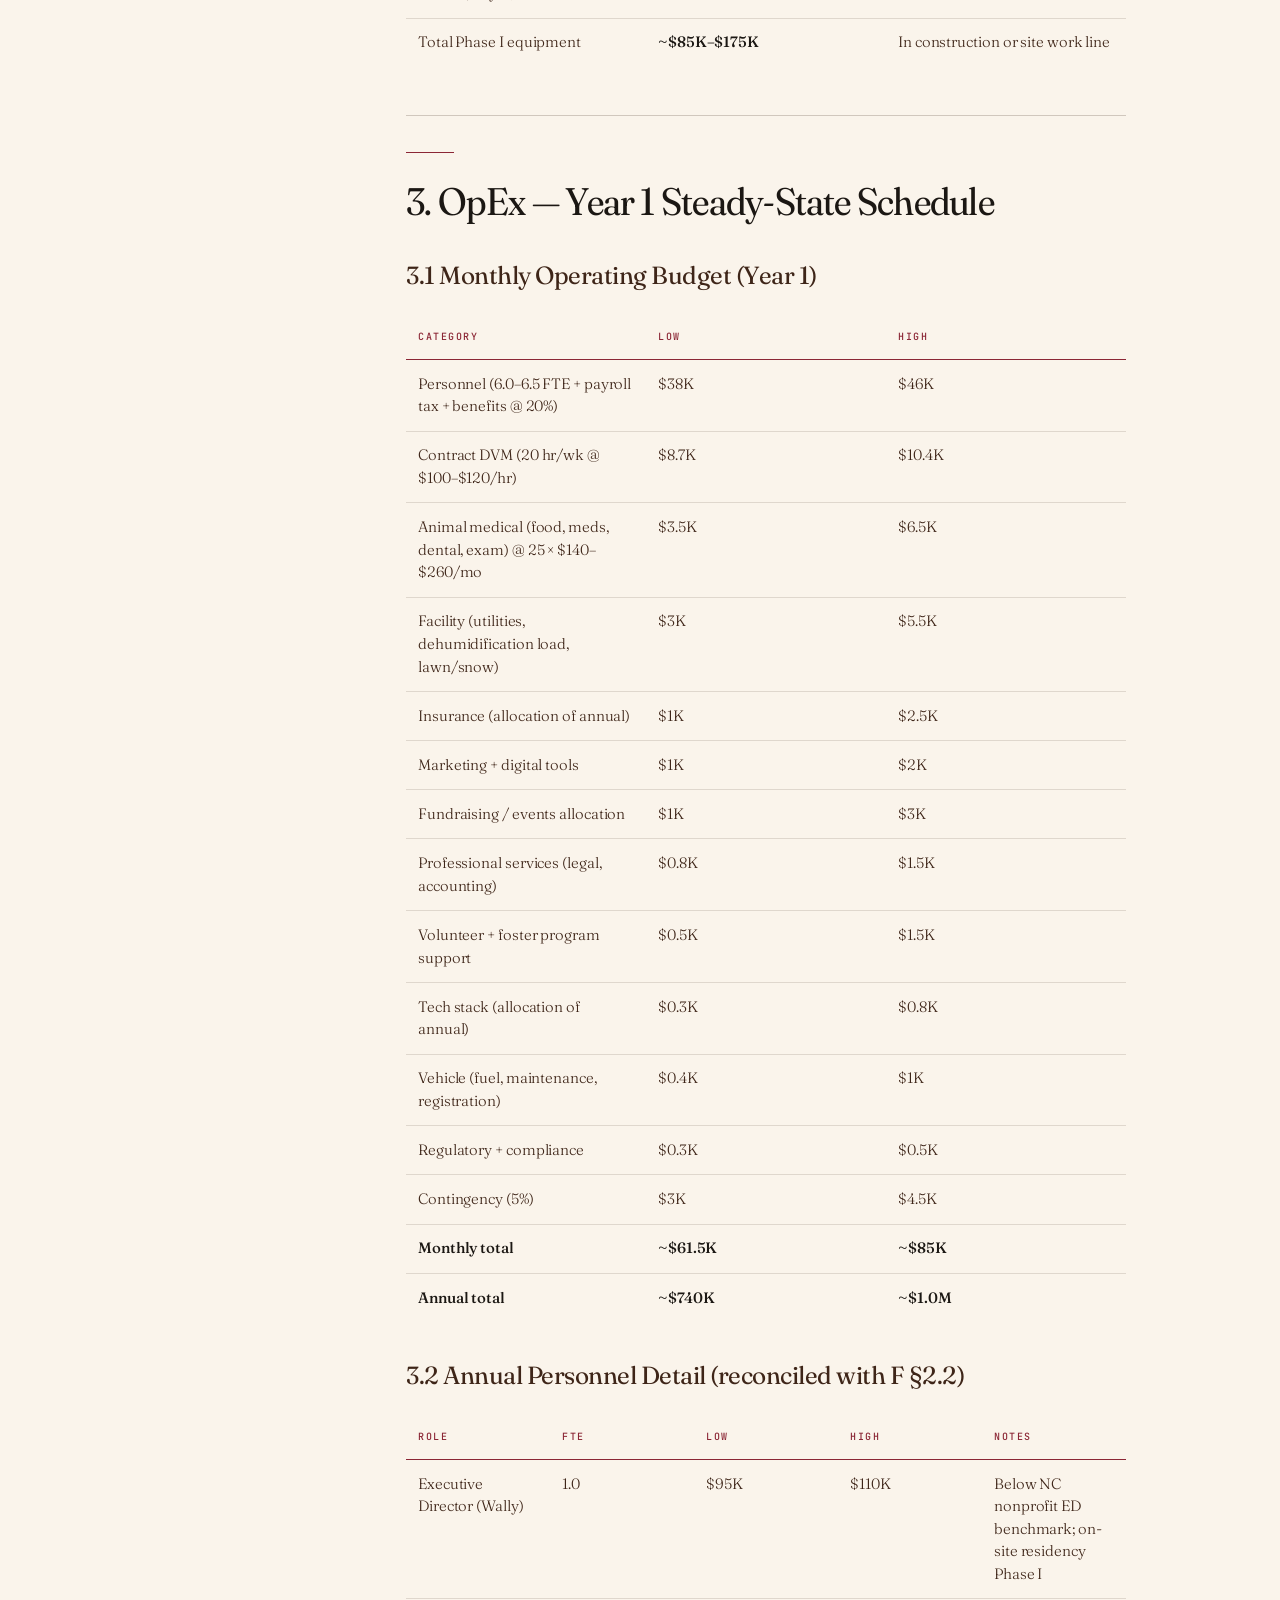
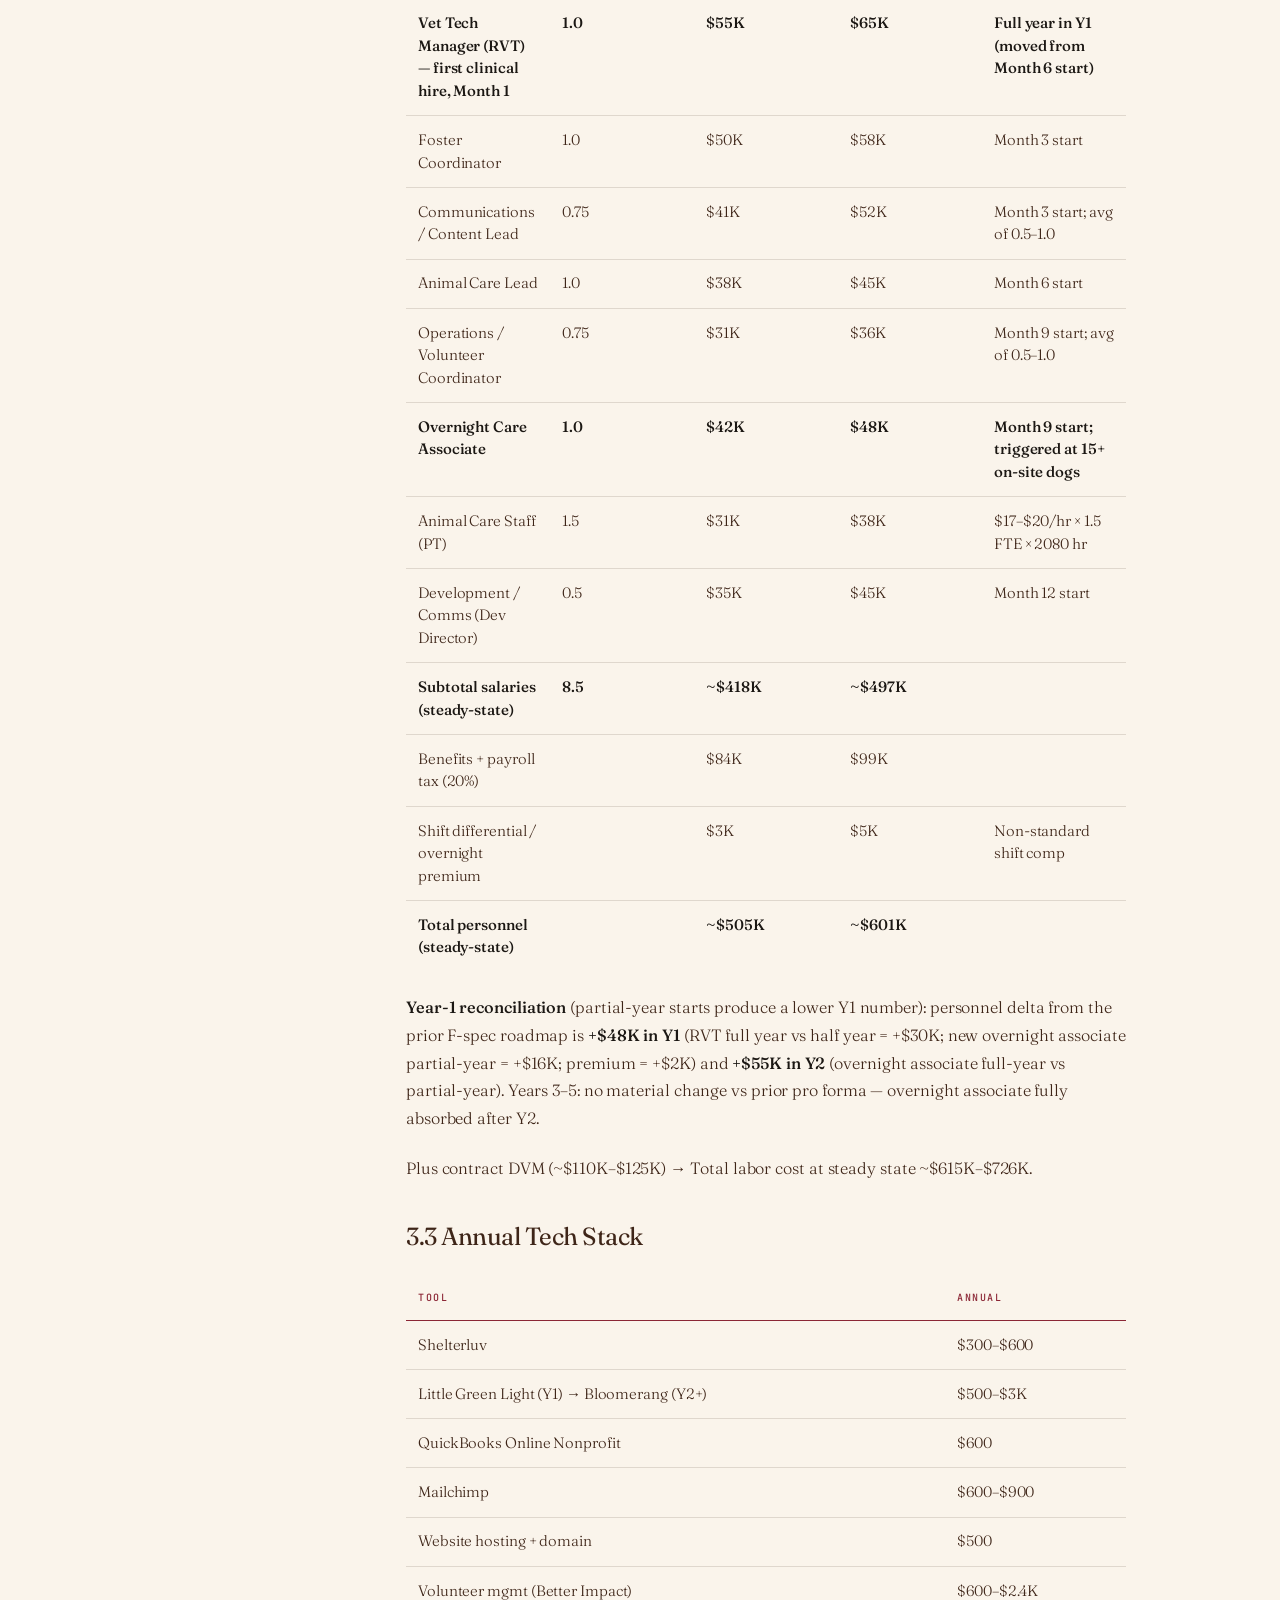
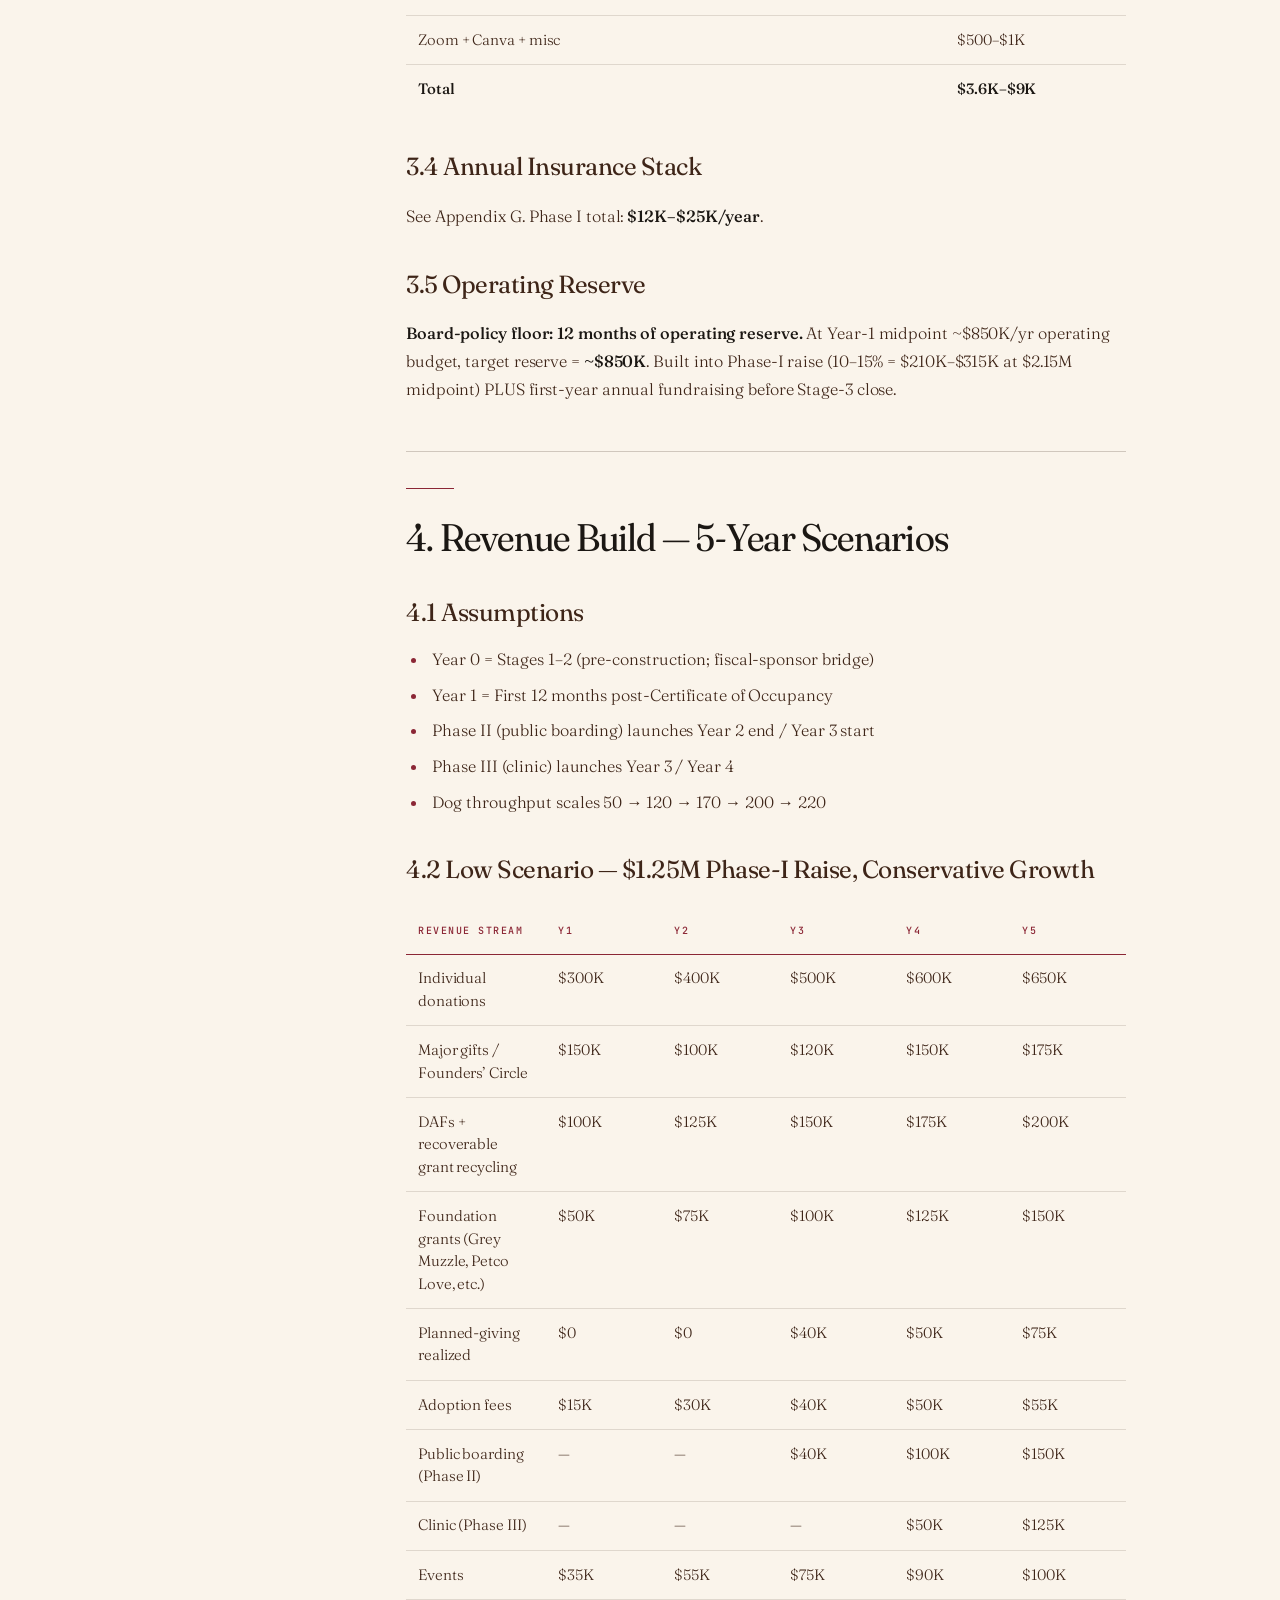
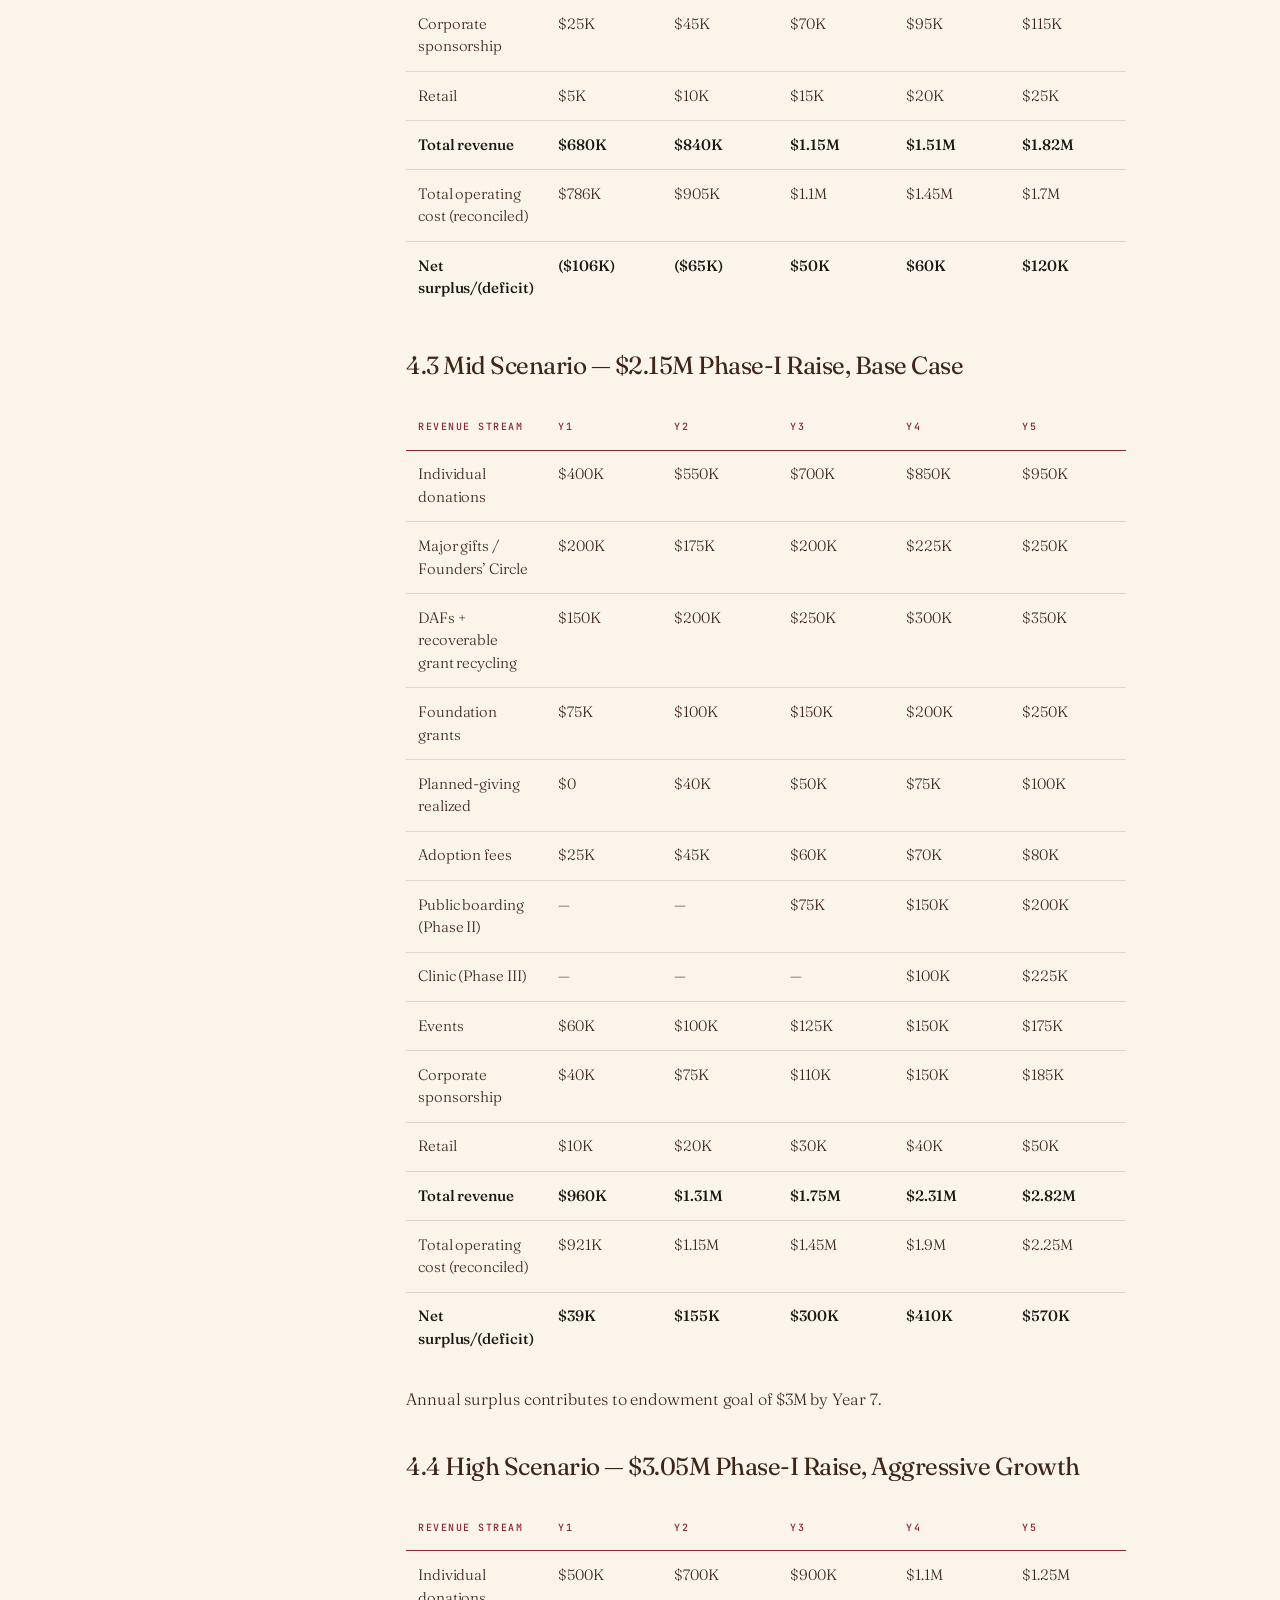
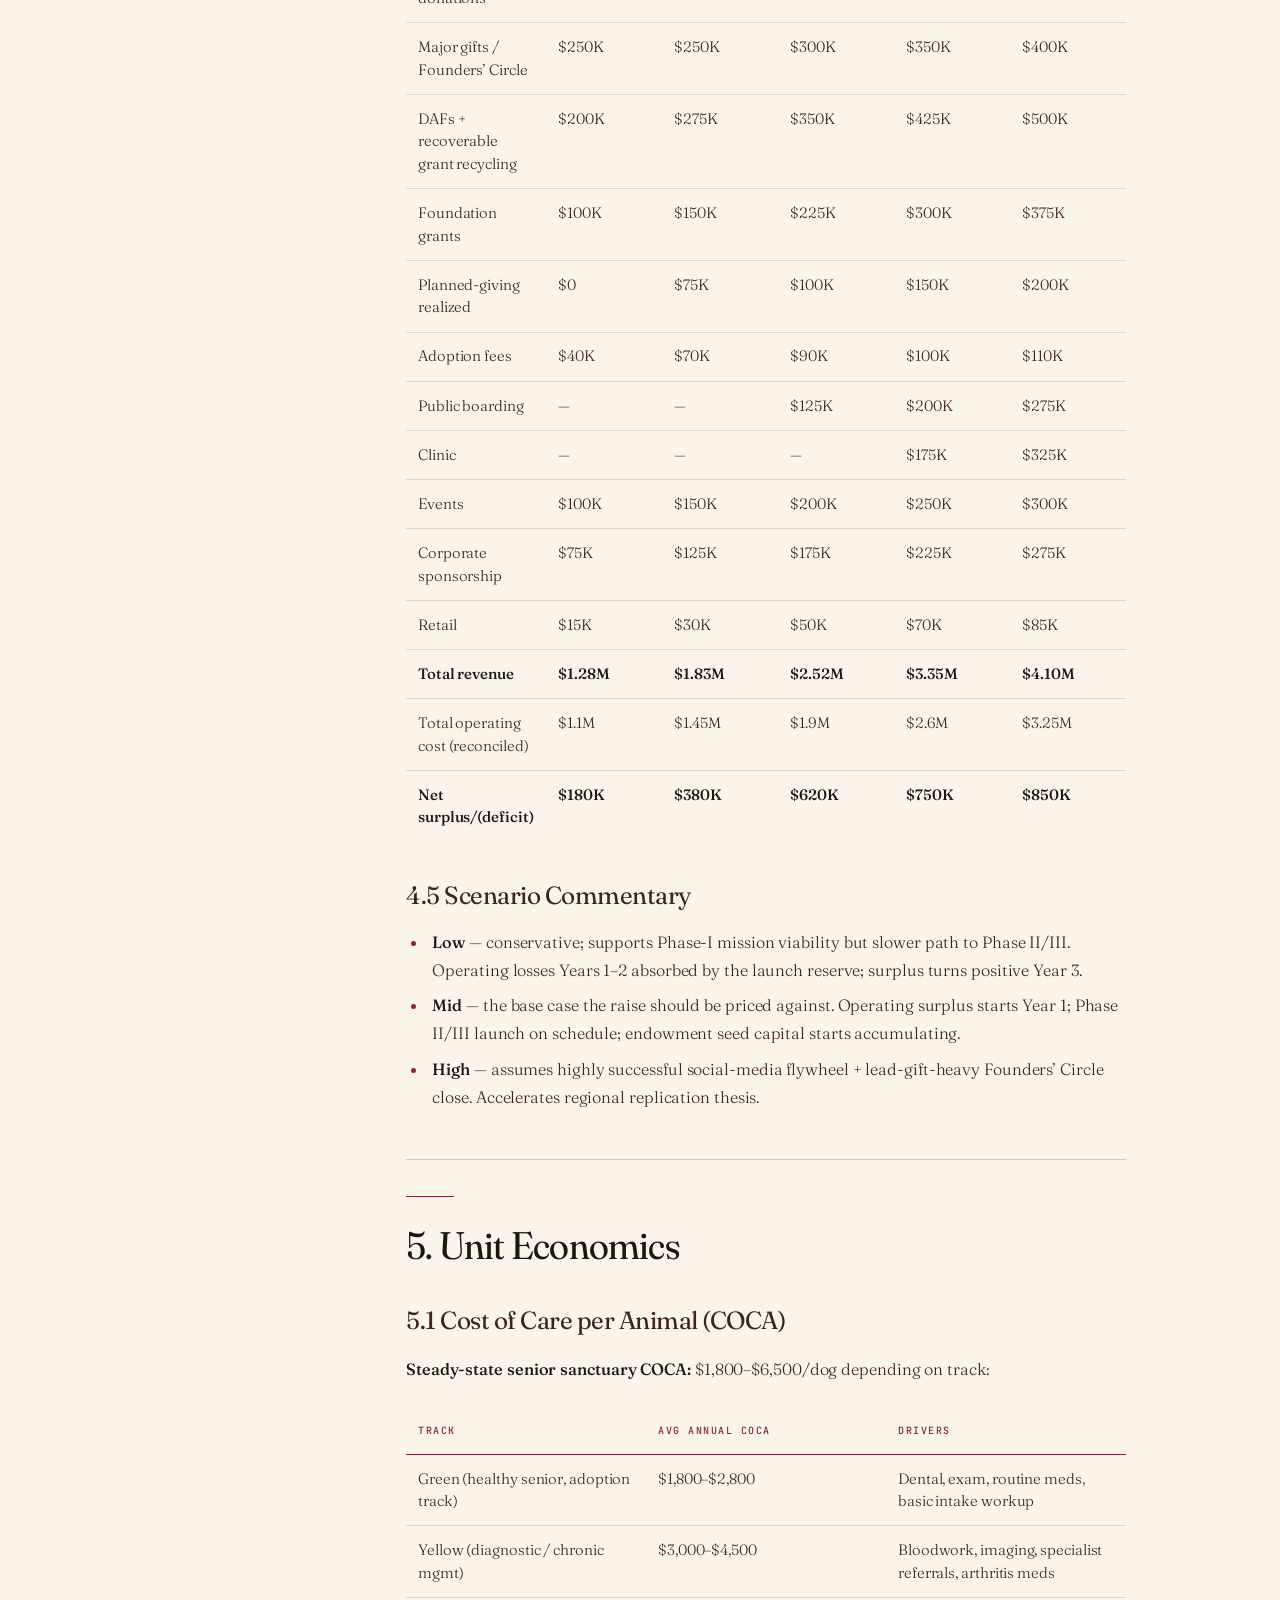
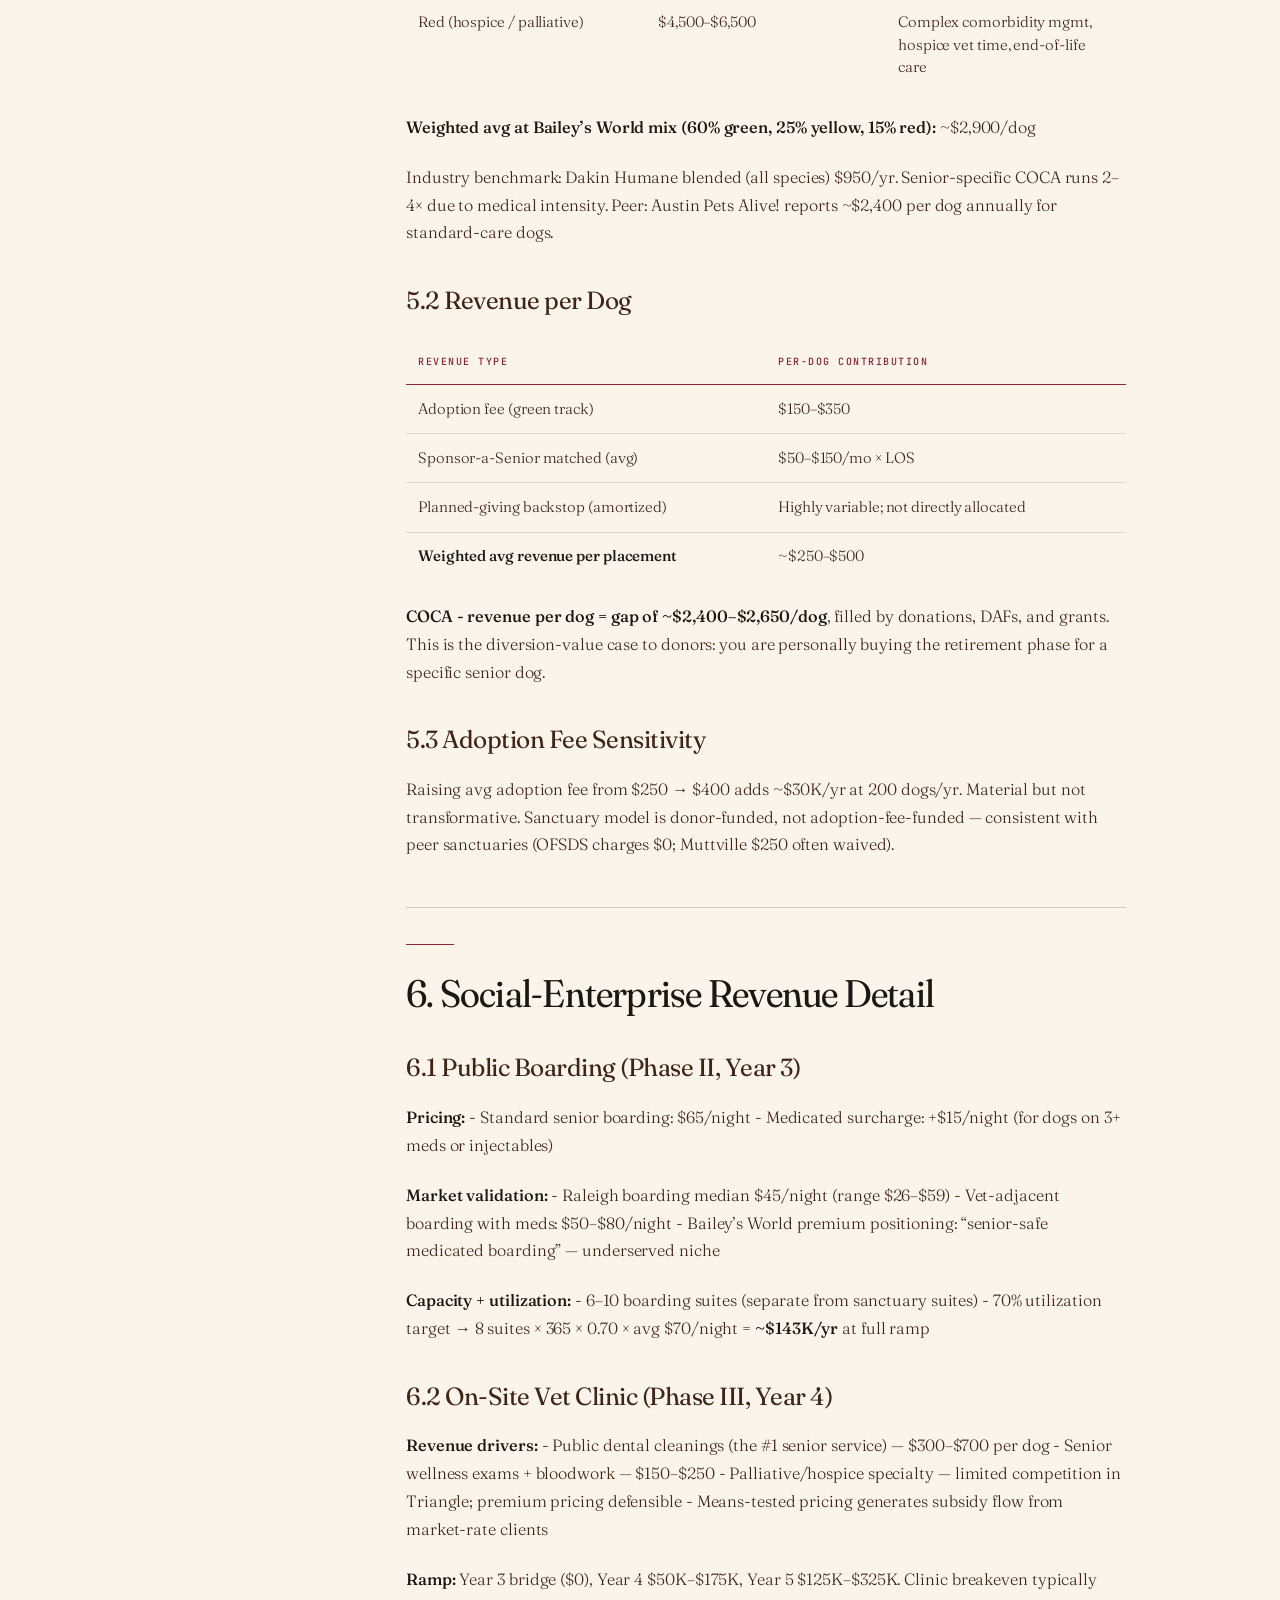
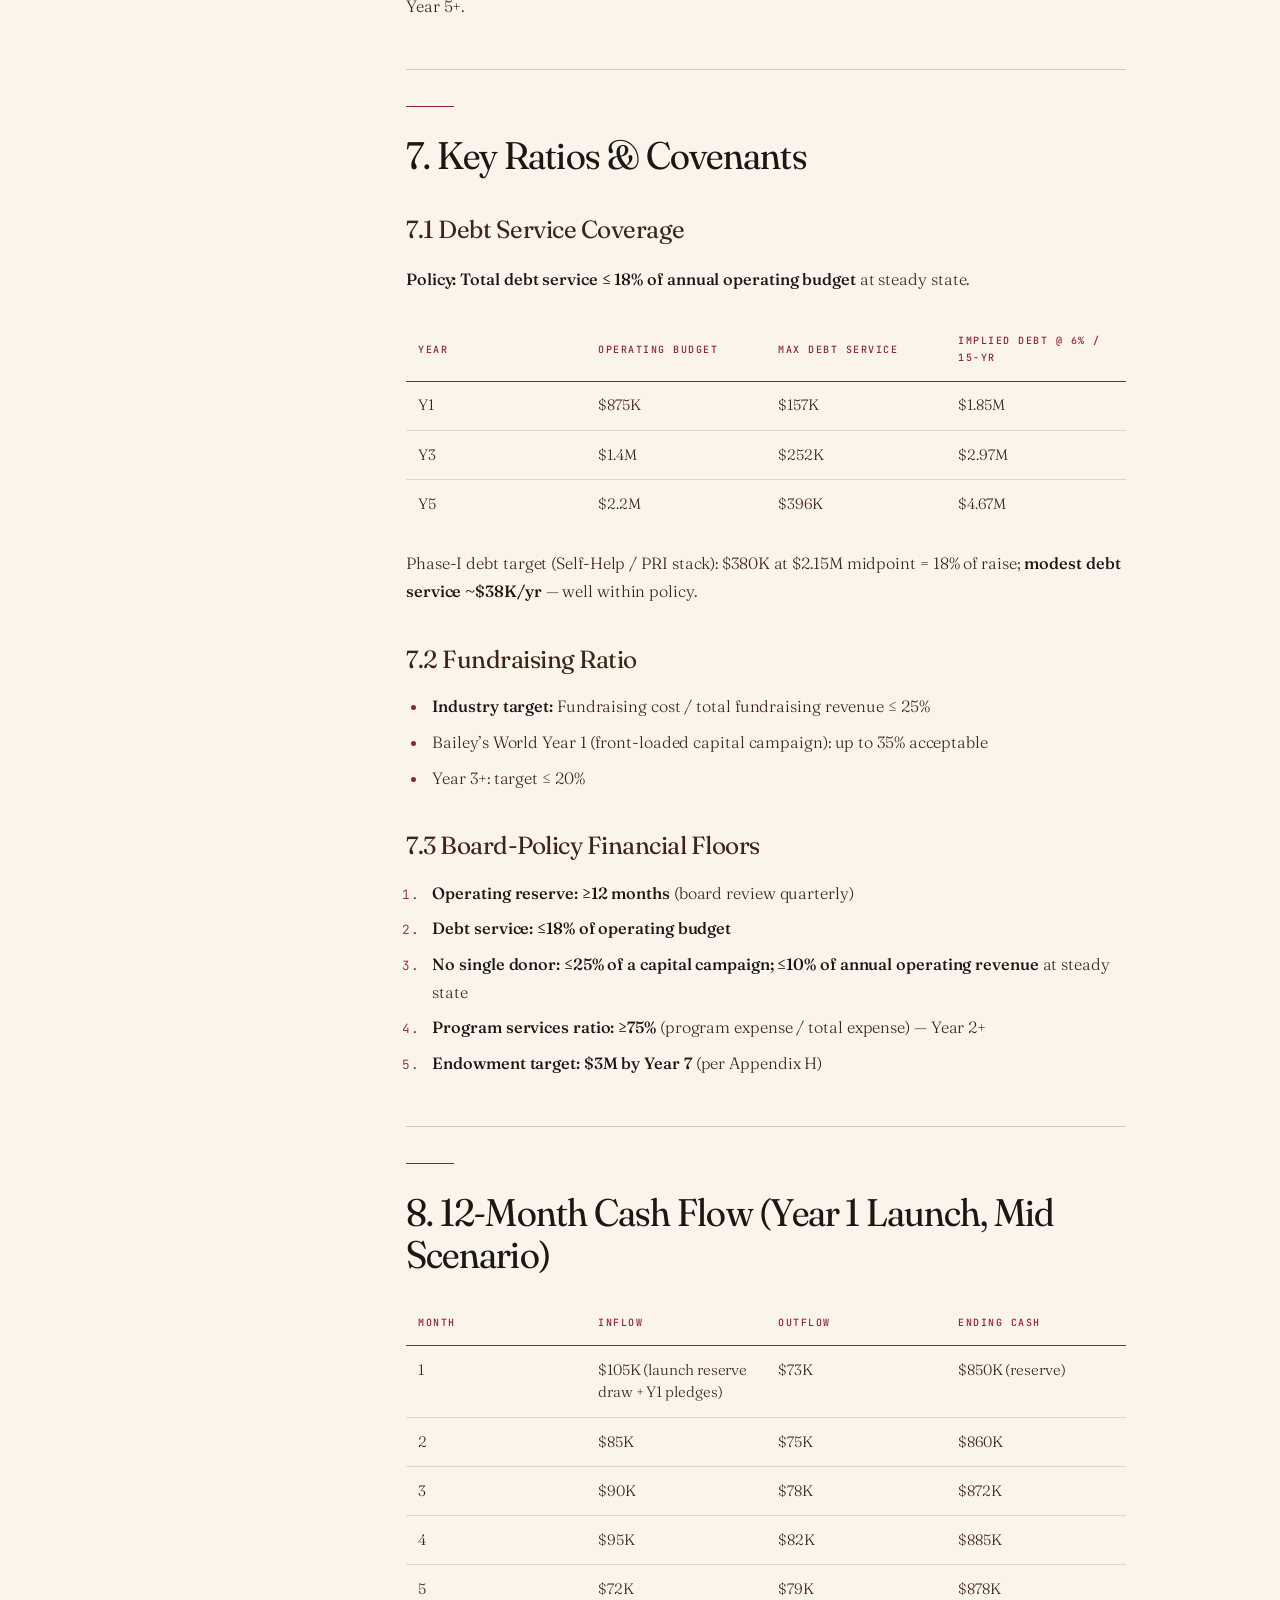
<file: plan/D_financial_model.html>
<!DOCTYPE html>
<html lang="en">
<head>
<meta charset="UTF-8" />
<meta name="viewport" content="width=device-width, initial-scale=1.0" />
<title>Financial model — Bailey's World</title>
<meta name="description" content="5-year pro forma · Low / Mid / High. CapEx build, OpEx schedule, unit economics, sensitivities, cash flow." />
<meta property="og:title" content="Financial model — Bailey's World" />
<meta property="og:description" content="5-year pro forma · Low / Mid / High. CapEx build, OpEx schedule, unit economics, sensitivities, cash flow." />
<meta property="og:type" content="article" />
<meta property="og:image" content="../media/bailey.jpg" />
<link rel="icon" type="image/svg+xml" href="data:image/svg+xml,%3Csvg xmlns='http://www.w3.org/2000/svg' viewBox='0 0 32 32'%3E%3Cpath fill='%238B2635' d='M12 6c-1.7 0-3 1.3-3 3s1.3 3 3 3 3-1.3 3-3-1.3-3-3-3zm8 0c-1.7 0-3 1.3-3 3s1.3 3 3 3 3-1.3 3-3-1.3-3-3-3zM7 13c-1.7 0-3 1.3-3 3s1.3 3 3 3 3-1.3 3-3-1.3-3-3-3zm18 0c-1.7 0-3 1.3-3 3s1.3 3 3 3 3-1.3 3-3-1.3-3-3-3zm-9 3c-3.3 0-6 3.1-6 7 0 2.2 1.8 4 4 4h4c2.2 0 4-1.8 4-4 0-3.9-2.7-7-6-7z'/%3E%3C/svg%3E" />
<link rel="preconnect" href="https://fonts.googleapis.com" />
<link rel="preconnect" href="https://fonts.gstatic.com" crossorigin />
<link href="https://fonts.googleapis.com/css2?family=Fraunces:ital,opsz,wght,SOFT@0,9..144,300..900,100&family=Instrument+Serif:ital@0;1&family=JetBrains+Mono:wght@400;500&display=swap" rel="stylesheet" />
<link rel="stylesheet" href="appendix.css" />
</head>
<body>
<nav class="nav">
  <a href="../index.html" class="nav__logo">Bailey's <em>World</em></a>
  <div class="nav__links">
    <a href="index.html" class="nav__link">Appendices</a>
    <a href="../index.html" class="nav__link">Home</a>
  </div>
  <a href="../index.html#ask" class="nav__cta">Join the Circle</a>
</nav>

<article>
  <header class="paper__head">
    <div class="container">
      <p class="label paper__eyebrow">Appendix D</p>
      <h1 class="paper__title">Financial model</h1>
      <p class="paper__lede">Five-year pro forma in three scenarios. CapEx build, OpEx schedule, unit economics, sensitivities, 12-month cash flow.</p>
    </div>
  </header>

  <div class="paper__body">
    <aside class="toc" aria-label="Sections">
  <p class="toc__label">Sections</p>
  <ol><li><a href="#baileys-world-triangle-senior-dog-barn-sanctuary">Bailey’s World
/ Triangle Senior Dog Barn Sanctuary</a></li><li><a href="#financial-strategy-thesis">1. Financial Strategy Thesis</a></li><li><a href="#capex-build-phase-i-at-2.15m-midpoint">2. CapEx Build — Phase I
(at $2.15M midpoint)</a></li><li><a href="#opex-year-1-steady-state-schedule">3. OpEx — Year 1 Steady-State
Schedule</a></li><li><a href="#revenue-build-5-year-scenarios">4. Revenue Build — 5-Year
Scenarios</a></li><li><a href="#unit-economics">5. Unit Economics</a></li><li><a href="#social-enterprise-revenue-detail">6. Social-Enterprise Revenue
Detail</a></li><li><a href="#key-ratios-covenants">7. Key Ratios &amp; Covenants</a></li><li><a href="#month-cash-flow-year-1-launch-mid-scenario">8. 12-Month Cash
Flow (Year 1 Launch, Mid Scenario)</a></li><li><a href="#sensitivities">9. Sensitivities</a></li><li><a href="#data-gaps-finalization-steps">10. Data Gaps &amp; Finalization
Steps</a></li><li><a href="#sources">11. Sources</a></li></ol>
</aside>
    <div class="prose">
      
<h2  id="baileys-world-triangle-senior-dog-barn-sanctuary">Bailey’s World
/ Triangle Senior Dog Barn Sanctuary</h2>
<p><em>Five-year pro forma, CapEx build, OpEx schedule, unit economics,
and three scenarios. Integrates capital stack (Appendix E), site
strategy (Appendix C), operating model (Appendix B), staffing (Appendix
F). Flagged as directional — final numbers lock at term-sheet
stage.</em></p>
<hr />
<h2  id="financial-strategy-thesis">1. Financial Strategy Thesis</h2>
<p>Bailey’s World is a <strong>non-profit</strong> — financial success
means <strong>durable mission delivery at scale</strong>, not margin.
The design principles:</p>
<ol type="1">
<li><strong>Phase-I capitalization sized to reach operational
viability</strong> ($1.25M–$3.05M) — not to reach every aspirational
phase</li>
<li><strong>Every CapEx dollar tied to a gated milestone</strong> (see
Appendix H §3)</li>
<li><strong>6–12 months of operating reserve</strong> baked into the
Phase-I raise, not raised later</li>
<li><strong>Social-enterprise revenue (boarding, clinic) phased in only
after core sanctuary stabilizes</strong> — do not chase earned revenue
while still building infrastructure</li>
<li><strong>Donor revenue targets &lt;50% from any single source;
&lt;10% from any single donor</strong> at steady state</li>
</ol>
<hr />
<h2  id="capex-build-phase-i-at-2.15m-midpoint">2. CapEx Build — Phase I
(at $2.15M midpoint)</h2>
<h3 id="use-of-funds-breakdown">2.1 Use-of-Funds Breakdown</h3>
<table>
<colgroup>
<col style="width: 20%" />
<col style="width: 20%" />
<col style="width: 20%" />
<col style="width: 20%" />
<col style="width: 20%" />
</colgroup>
<thead>
<tr>
<th>Category</th>
<th>% of Raise</th>
<th>$ @ $1.25M Low</th>
<th>$ @ $2.15M Mid</th>
<th>$ @ $3.05M High</th>
</tr>
</thead>
<tbody>
<tr>
<td><strong>Land acquisition</strong></td>
<td>20–30%</td>
<td>$240K–$360K</td>
<td>$420K–$630K</td>
<td>$600K–$900K</td>
</tr>
<tr>
<td><strong>Barn conversion + medical fit-out</strong></td>
<td>45–55%</td>
<td>$540K–$660K</td>
<td>$945K–$1,155K</td>
<td>$1.35M–$1.65M</td>
</tr>
<tr>
<td><strong>Site work</strong> (septic, well, electrical,
stormwater)</td>
<td>10–20%</td>
<td>$120K–$240K</td>
<td>$210K–$420K</td>
<td>$300K–$600K</td>
</tr>
<tr>
<td><strong>Utilities + telecom + IT infrastructure</strong></td>
<td>3–5%</td>
<td>$36K–$60K</td>
<td>$60K–$105K</td>
<td>$90K–$150K</td>
</tr>
<tr>
<td><strong>Launch reserve</strong> (12-mo operating)</td>
<td>10–15%</td>
<td>$120K–$180K</td>
<td>$210K–$315K</td>
<td>$300K–$450K</td>
</tr>
</tbody>
</table>
<h3 id="land-budget-by-county-site-target">2.2 Land Budget by County
(Site Target)</h3>
<table>
<thead>
<tr>
<th>County</th>
<th>Median $/ac</th>
<th>Target Size</th>
<th>Target Total Land Cost</th>
</tr>
</thead>
<tbody>
<tr>
<td>Orange (central/west)</td>
<td>$39K–$85K</td>
<td>10–15 ac</td>
<td>$400K–$1.3M</td>
</tr>
<tr>
<td>Chatham (NE, pre-UDO)</td>
<td>~$30K</td>
<td>10–20 ac</td>
<td>$300K–$600K</td>
</tr>
<tr>
<td>Durham (rural N)</td>
<td>~$84K (5–10 ac parcels)</td>
<td>15+ ac</td>
<td>$800K–$1.3M</td>
</tr>
</tbody>
</table>
<p><strong>Midpoint assumption for financial modeling: $450K
land</strong> (consistent with NE Chatham or central Orange at 12–15
acres, barn included in purchase).</p>
<h3 id="construction-build-out-50007000-sq-ft-medical-grade">2.3
Construction Build-Out (5,000–7,000 sq ft medical-grade)</h3>
<table>
<colgroup>
<col style="width: 25%" />
<col style="width: 25%" />
<col style="width: 25%" />
<col style="width: 25%" />
</colgroup>
<thead>
<tr>
<th>Line</th>
<th>$ / sq ft</th>
<th>5,000 sq ft</th>
<th>7,000 sq ft</th>
</tr>
</thead>
<tbody>
<tr>
<td>Shell / structural upgrade</td>
<td>$50</td>
<td>$250K</td>
<td>$350K</td>
</tr>
<tr>
<td>Foundations + moisture barrier</td>
<td>$10</td>
<td>$50K</td>
<td>$70K</td>
</tr>
<tr>
<td>Interior medical-grade finish</td>
<td>$15</td>
<td>$75K</td>
<td>$105K</td>
</tr>
<tr>
<td>HVAC + dehumidification + zoned control</td>
<td>$20</td>
<td>$100K</td>
<td>$140K</td>
</tr>
<tr>
<td>Plumbing (hot/cold water, drainage)</td>
<td>$15</td>
<td>$75K</td>
<td>$105K</td>
</tr>
<tr>
<td>Electrical (3-phase, backup generator)</td>
<td>$12</td>
<td>$60K</td>
<td>$84K</td>
</tr>
<tr>
<td>Kennel partitions + “double-compartment” housing</td>
<td>$35</td>
<td>$175K</td>
<td>$245K</td>
</tr>
<tr>
<td>ADA / egress / fire protection</td>
<td>$10</td>
<td>$50K</td>
<td>$70K</td>
</tr>
<tr>
<td>Flooring (rubber matting, non-slip)</td>
<td>$8</td>
<td>$40K</td>
<td>$56K</td>
</tr>
<tr>
<td>Built-ins / cabinetry / exam tables</td>
<td>$10</td>
<td>$50K</td>
<td>$70K</td>
</tr>
<tr>
<td><strong>Subtotal</strong></td>
<td><strong>$185/sq ft</strong></td>
<td><strong>$925K</strong></td>
<td><strong>$1,295K</strong></td>
</tr>
<tr>
<td>Design fees (10%)</td>
<td></td>
<td>$93K</td>
<td>$130K</td>
</tr>
<tr>
<td>Contingency (15%)</td>
<td></td>
<td>$139K</td>
<td>$194K</td>
</tr>
<tr>
<td><strong>Total construction</strong></td>
<td></td>
<td><strong>~$1,157K</strong></td>
<td><strong>~$1,619K</strong></td>
</tr>
</tbody>
</table>
<p><strong>Planning anchor:</strong> 6,000 sq ft barn conversion at
$185/sq ft subtotal + 25% soft costs ≈ <strong>$1.4M</strong>. Hits the
midpoint Phase-I budget squarely.</p>
<h3 id="site-work-utilities-line-items">2.4 Site Work &amp; Utilities
Line Items</h3>
<table>
<thead>
<tr>
<th>Item</th>
<th>Budget</th>
</tr>
</thead>
<tbody>
<tr>
<td>Engineered septic (if &gt;3,000 gpd threshold)</td>
<td>$75K–$150K</td>
</tr>
<tr>
<td>Well drilling + yield boost + pressure tank</td>
<td>$15K–$35K</td>
</tr>
<tr>
<td>Stormwater control measure (bioretention pond)</td>
<td>$25K–$80K</td>
</tr>
<tr>
<td>3-phase power extension (if needed)</td>
<td>$30K–$110K per mile</td>
</tr>
<tr>
<td>Fiber / broadband extension</td>
<td>$5K–$15K</td>
</tr>
<tr>
<td>Driveway + DOT permit</td>
<td>$20K–$50K</td>
</tr>
<tr>
<td>Perimeter fencing (5-ft, 10+ acres)</td>
<td>$40K–$80K</td>
</tr>
<tr>
<td>Site grading + landscaping</td>
<td>$25K–$60K</td>
</tr>
<tr>
<td><strong>Total site work</strong></td>
<td><strong>~$235K–$580K</strong></td>
</tr>
</tbody>
</table>
<h3 id="equipment-medical-initial-stock">2.5 Equipment &amp; Medical
(Initial Stock)</h3>
<table>
<colgroup>
<col style="width: 33%" />
<col style="width: 33%" />
<col style="width: 33%" />
</colgroup>
<thead>
<tr>
<th>Item</th>
<th>Budget</th>
<th>Notes</th>
</tr>
</thead>
<tbody>
<tr>
<td>Digital radiology (used/new)</td>
<td>$1.5K–$10K</td>
<td>For Phase-III clinic; defer if Phase I–II only</td>
</tr>
<tr>
<td>Basic dental suite (hand instruments + ultrasonic scaler)</td>
<td>$0.3K–$2K</td>
<td>Year 1 capability</td>
</tr>
<tr>
<td>Autoclave (Tuttnauer)</td>
<td>$3K–$5K</td>
<td></td>
</tr>
<tr>
<td>Basic surgical pack + instruments</td>
<td>$10K–$25K</td>
<td>For contracted DVM use</td>
</tr>
<tr>
<td>IDEXX lab (lease)</td>
<td>$20K–$25K/yr</td>
<td>Phase III; not Phase I CapEx</td>
</tr>
<tr>
<td>Cold laser / rehab</td>
<td>$2.8K–$9.8K</td>
<td>Optional Year 1; Phase II recommended</td>
</tr>
<tr>
<td>Kennel equipment (bedding, bowls, crates)</td>
<td>$15K–$25K</td>
<td></td>
</tr>
<tr>
<td>Vehicles (1 cargo van + 1 transport vehicle)</td>
<td>$40K–$75K</td>
<td>One used van; one PR-friendly wrapped transport</td>
</tr>
<tr>
<td>Kitchen equipment (feeding prep)</td>
<td>$8K–$15K</td>
<td></td>
</tr>
<tr>
<td>Laundry (commercial washer/dryer)</td>
<td>$6K–$12K</td>
<td>Mandatory for 24/7 kennel ops</td>
</tr>
<tr>
<td>Total Phase I equipment</td>
<td><strong>~$85K–$175K</strong></td>
<td>In construction or site work line</td>
</tr>
</tbody>
</table>
<hr />
<h2  id="opex-year-1-steady-state-schedule">3. OpEx — Year 1 Steady-State
Schedule</h2>
<h3 id="monthly-operating-budget-year-1">3.1 Monthly Operating Budget
(Year 1)</h3>
<table>
<colgroup>
<col style="width: 33%" />
<col style="width: 33%" />
<col style="width: 33%" />
</colgroup>
<thead>
<tr>
<th>Category</th>
<th>Low</th>
<th>High</th>
</tr>
</thead>
<tbody>
<tr>
<td>Personnel (6.0–6.5 FTE + payroll tax + benefits @ 20%)</td>
<td>$38K</td>
<td>$46K</td>
</tr>
<tr>
<td>Contract DVM (20 hr/wk @ $100–$120/hr)</td>
<td>$8.7K</td>
<td>$10.4K</td>
</tr>
<tr>
<td>Animal medical (food, meds, dental, exam) @ 25 × $140–$260/mo</td>
<td>$3.5K</td>
<td>$6.5K</td>
</tr>
<tr>
<td>Facility (utilities, dehumidification load, lawn/snow)</td>
<td>$3K</td>
<td>$5.5K</td>
</tr>
<tr>
<td>Insurance (allocation of annual)</td>
<td>$1K</td>
<td>$2.5K</td>
</tr>
<tr>
<td>Marketing + digital tools</td>
<td>$1K</td>
<td>$2K</td>
</tr>
<tr>
<td>Fundraising / events allocation</td>
<td>$1K</td>
<td>$3K</td>
</tr>
<tr>
<td>Professional services (legal, accounting)</td>
<td>$0.8K</td>
<td>$1.5K</td>
</tr>
<tr>
<td>Volunteer + foster program support</td>
<td>$0.5K</td>
<td>$1.5K</td>
</tr>
<tr>
<td>Tech stack (allocation of annual)</td>
<td>$0.3K</td>
<td>$0.8K</td>
</tr>
<tr>
<td>Vehicle (fuel, maintenance, registration)</td>
<td>$0.4K</td>
<td>$1K</td>
</tr>
<tr>
<td>Regulatory + compliance</td>
<td>$0.3K</td>
<td>$0.5K</td>
</tr>
<tr>
<td>Contingency (5%)</td>
<td>$3K</td>
<td>$4.5K</td>
</tr>
<tr>
<td><strong>Monthly total</strong></td>
<td><strong>~$61.5K</strong></td>
<td><strong>~$85K</strong></td>
</tr>
<tr>
<td><strong>Annual total</strong></td>
<td><strong>~$740K</strong></td>
<td><strong>~$1.0M</strong></td>
</tr>
</tbody>
</table>
<h3 id="annual-personnel-detail-reconciled-with-f-2.2">3.2 Annual
Personnel Detail (reconciled with F §2.2)</h3>
<table>
<colgroup>
<col style="width: 20%" />
<col style="width: 20%" />
<col style="width: 20%" />
<col style="width: 20%" />
<col style="width: 20%" />
</colgroup>
<thead>
<tr>
<th>Role</th>
<th>FTE</th>
<th>Low</th>
<th>High</th>
<th>Notes</th>
</tr>
</thead>
<tbody>
<tr>
<td>Executive Director (Wally)</td>
<td>1.0</td>
<td>$95K</td>
<td>$110K</td>
<td>Below NC nonprofit ED benchmark; on-site residency Phase I</td>
</tr>
<tr>
<td><strong>Vet Tech Manager (RVT) — first clinical hire, Month
1</strong></td>
<td><strong>1.0</strong></td>
<td><strong>$55K</strong></td>
<td><strong>$65K</strong></td>
<td><strong>Full year in Y1 (moved from Month 6 start)</strong></td>
</tr>
<tr>
<td>Foster Coordinator</td>
<td>1.0</td>
<td>$50K</td>
<td>$58K</td>
<td>Month 3 start</td>
</tr>
<tr>
<td>Communications / Content Lead</td>
<td>0.75</td>
<td>$41K</td>
<td>$52K</td>
<td>Month 3 start; avg of 0.5–1.0</td>
</tr>
<tr>
<td>Animal Care Lead</td>
<td>1.0</td>
<td>$38K</td>
<td>$45K</td>
<td>Month 6 start</td>
</tr>
<tr>
<td>Operations / Volunteer Coordinator</td>
<td>0.75</td>
<td>$31K</td>
<td>$36K</td>
<td>Month 9 start; avg of 0.5–1.0</td>
</tr>
<tr>
<td><strong>Overnight Care Associate</strong></td>
<td><strong>1.0</strong></td>
<td><strong>$42K</strong></td>
<td><strong>$48K</strong></td>
<td><strong>Month 9 start; triggered at 15+ on-site dogs</strong></td>
</tr>
<tr>
<td>Animal Care Staff (PT)</td>
<td>1.5</td>
<td>$31K</td>
<td>$38K</td>
<td>$17–$20/hr × 1.5 FTE × 2080 hr</td>
</tr>
<tr>
<td>Development / Comms (Dev Director)</td>
<td>0.5</td>
<td>$35K</td>
<td>$45K</td>
<td>Month 12 start</td>
</tr>
<tr>
<td><strong>Subtotal salaries (steady-state)</strong></td>
<td><strong>8.5</strong></td>
<td><strong>~$418K</strong></td>
<td><strong>~$497K</strong></td>
<td></td>
</tr>
<tr>
<td>Benefits + payroll tax (20%)</td>
<td></td>
<td>$84K</td>
<td>$99K</td>
<td></td>
</tr>
<tr>
<td>Shift differential / overnight premium</td>
<td></td>
<td>$3K</td>
<td>$5K</td>
<td>Non-standard shift comp</td>
</tr>
<tr>
<td><strong>Total personnel (steady-state)</strong></td>
<td></td>
<td><strong>~$505K</strong></td>
<td><strong>~$601K</strong></td>
<td></td>
</tr>
</tbody>
</table>
<p><strong>Year-1 reconciliation</strong> (partial-year starts produce a
lower Y1 number): personnel delta from the prior F-spec roadmap is
<strong>+$48K in Y1</strong> (RVT full year vs half year = +$30K; new
overnight associate partial-year = +$16K; premium = +$2K) and
<strong>+$55K in Y2</strong> (overnight associate full-year vs
partial-year). Years 3–5: no material change vs prior pro forma —
overnight associate fully absorbed after Y2.</p>
<p>Plus contract DVM (~$110K–$125K) → Total labor cost at steady state
~$615K–$726K.</p>
<h3 id="annual-tech-stack">3.3 Annual Tech Stack</h3>
<table>
<thead>
<tr>
<th>Tool</th>
<th>Annual</th>
</tr>
</thead>
<tbody>
<tr>
<td>Shelterluv</td>
<td>$300–$600</td>
</tr>
<tr>
<td>Little Green Light (Y1) → Bloomerang (Y2+)</td>
<td>$500–$3K</td>
</tr>
<tr>
<td>QuickBooks Online Nonprofit</td>
<td>$600</td>
</tr>
<tr>
<td>Mailchimp</td>
<td>$600–$900</td>
</tr>
<tr>
<td>Website hosting + domain</td>
<td>$500</td>
</tr>
<tr>
<td>Volunteer mgmt (Better Impact)</td>
<td>$600–$2.4K</td>
</tr>
<tr>
<td>Zoom + Canva + misc</td>
<td>$500–$1K</td>
</tr>
<tr>
<td><strong>Total</strong></td>
<td><strong>$3.6K–$9K</strong></td>
</tr>
</tbody>
</table>
<h3 id="annual-insurance-stack">3.4 Annual Insurance Stack</h3>
<p>See Appendix G. Phase I total: <strong>$12K–$25K/year</strong>.</p>
<h3 id="operating-reserve">3.5 Operating Reserve</h3>
<p><strong>Board-policy floor: 12 months of operating reserve.</strong>
At Year-1 midpoint ~$850K/yr operating budget, target reserve =
<strong>~$850K</strong>. Built into Phase-I raise (10–15% = $210K–$315K
at $2.15M midpoint) PLUS first-year annual fundraising before Stage-3
close.</p>
<hr />
<h2  id="revenue-build-5-year-scenarios">4. Revenue Build — 5-Year
Scenarios</h2>
<h3 id="assumptions">4.1 Assumptions</h3>
<ul>
<li>Year 0 = Stages 1–2 (pre-construction; fiscal-sponsor bridge)</li>
<li>Year 1 = First 12 months post-Certificate of Occupancy</li>
<li>Phase II (public boarding) launches Year 2 end / Year 3 start</li>
<li>Phase III (clinic) launches Year 3 / Year 4</li>
<li>Dog throughput scales 50 → 120 → 170 → 200 → 220</li>
</ul>
<h3 id="low-scenario-1.25m-phase-i-raise-conservative-growth">4.2 Low
Scenario — $1.25M Phase-I Raise, Conservative Growth</h3>
<table style="width:100%;">
<colgroup>
<col style="width: 16%" />
<col style="width: 16%" />
<col style="width: 16%" />
<col style="width: 16%" />
<col style="width: 16%" />
<col style="width: 16%" />
</colgroup>
<thead>
<tr>
<th>Revenue Stream</th>
<th>Y1</th>
<th>Y2</th>
<th>Y3</th>
<th>Y4</th>
<th>Y5</th>
</tr>
</thead>
<tbody>
<tr>
<td>Individual donations</td>
<td>$300K</td>
<td>$400K</td>
<td>$500K</td>
<td>$600K</td>
<td>$650K</td>
</tr>
<tr>
<td>Major gifts / Founders’ Circle</td>
<td>$150K</td>
<td>$100K</td>
<td>$120K</td>
<td>$150K</td>
<td>$175K</td>
</tr>
<tr>
<td>DAFs + recoverable grant recycling</td>
<td>$100K</td>
<td>$125K</td>
<td>$150K</td>
<td>$175K</td>
<td>$200K</td>
</tr>
<tr>
<td>Foundation grants (Grey Muzzle, Petco Love, etc.)</td>
<td>$50K</td>
<td>$75K</td>
<td>$100K</td>
<td>$125K</td>
<td>$150K</td>
</tr>
<tr>
<td>Planned-giving realized</td>
<td>$0</td>
<td>$0</td>
<td>$40K</td>
<td>$50K</td>
<td>$75K</td>
</tr>
<tr>
<td>Adoption fees</td>
<td>$15K</td>
<td>$30K</td>
<td>$40K</td>
<td>$50K</td>
<td>$55K</td>
</tr>
<tr>
<td>Public boarding (Phase II)</td>
<td>—</td>
<td>—</td>
<td>$40K</td>
<td>$100K</td>
<td>$150K</td>
</tr>
<tr>
<td>Clinic (Phase III)</td>
<td>—</td>
<td>—</td>
<td>—</td>
<td>$50K</td>
<td>$125K</td>
</tr>
<tr>
<td>Events</td>
<td>$35K</td>
<td>$55K</td>
<td>$75K</td>
<td>$90K</td>
<td>$100K</td>
</tr>
<tr>
<td>Corporate sponsorship</td>
<td>$25K</td>
<td>$45K</td>
<td>$70K</td>
<td>$95K</td>
<td>$115K</td>
</tr>
<tr>
<td>Retail</td>
<td>$5K</td>
<td>$10K</td>
<td>$15K</td>
<td>$20K</td>
<td>$25K</td>
</tr>
<tr>
<td><strong>Total revenue</strong></td>
<td><strong>$680K</strong></td>
<td><strong>$840K</strong></td>
<td><strong>$1.15M</strong></td>
<td><strong>$1.51M</strong></td>
<td><strong>$1.82M</strong></td>
</tr>
<tr>
<td>Total operating cost (reconciled)</td>
<td>$786K</td>
<td>$905K</td>
<td>$1.1M</td>
<td>$1.45M</td>
<td>$1.7M</td>
</tr>
<tr>
<td><strong>Net surplus/(deficit)</strong></td>
<td><strong>($106K)</strong></td>
<td><strong>($65K)</strong></td>
<td><strong>$50K</strong></td>
<td><strong>$60K</strong></td>
<td><strong>$120K</strong></td>
</tr>
</tbody>
</table>
<h3 id="mid-scenario-2.15m-phase-i-raise-base-case">4.3 Mid Scenario —
$2.15M Phase-I Raise, Base Case</h3>
<table style="width:100%;">
<colgroup>
<col style="width: 16%" />
<col style="width: 16%" />
<col style="width: 16%" />
<col style="width: 16%" />
<col style="width: 16%" />
<col style="width: 16%" />
</colgroup>
<thead>
<tr>
<th>Revenue Stream</th>
<th>Y1</th>
<th>Y2</th>
<th>Y3</th>
<th>Y4</th>
<th>Y5</th>
</tr>
</thead>
<tbody>
<tr>
<td>Individual donations</td>
<td>$400K</td>
<td>$550K</td>
<td>$700K</td>
<td>$850K</td>
<td>$950K</td>
</tr>
<tr>
<td>Major gifts / Founders’ Circle</td>
<td>$200K</td>
<td>$175K</td>
<td>$200K</td>
<td>$225K</td>
<td>$250K</td>
</tr>
<tr>
<td>DAFs + recoverable grant recycling</td>
<td>$150K</td>
<td>$200K</td>
<td>$250K</td>
<td>$300K</td>
<td>$350K</td>
</tr>
<tr>
<td>Foundation grants</td>
<td>$75K</td>
<td>$100K</td>
<td>$150K</td>
<td>$200K</td>
<td>$250K</td>
</tr>
<tr>
<td>Planned-giving realized</td>
<td>$0</td>
<td>$40K</td>
<td>$50K</td>
<td>$75K</td>
<td>$100K</td>
</tr>
<tr>
<td>Adoption fees</td>
<td>$25K</td>
<td>$45K</td>
<td>$60K</td>
<td>$70K</td>
<td>$80K</td>
</tr>
<tr>
<td>Public boarding (Phase II)</td>
<td>—</td>
<td>—</td>
<td>$75K</td>
<td>$150K</td>
<td>$200K</td>
</tr>
<tr>
<td>Clinic (Phase III)</td>
<td>—</td>
<td>—</td>
<td>—</td>
<td>$100K</td>
<td>$225K</td>
</tr>
<tr>
<td>Events</td>
<td>$60K</td>
<td>$100K</td>
<td>$125K</td>
<td>$150K</td>
<td>$175K</td>
</tr>
<tr>
<td>Corporate sponsorship</td>
<td>$40K</td>
<td>$75K</td>
<td>$110K</td>
<td>$150K</td>
<td>$185K</td>
</tr>
<tr>
<td>Retail</td>
<td>$10K</td>
<td>$20K</td>
<td>$30K</td>
<td>$40K</td>
<td>$50K</td>
</tr>
<tr>
<td><strong>Total revenue</strong></td>
<td><strong>$960K</strong></td>
<td><strong>$1.31M</strong></td>
<td><strong>$1.75M</strong></td>
<td><strong>$2.31M</strong></td>
<td><strong>$2.82M</strong></td>
</tr>
<tr>
<td>Total operating cost (reconciled)</td>
<td>$921K</td>
<td>$1.15M</td>
<td>$1.45M</td>
<td>$1.9M</td>
<td>$2.25M</td>
</tr>
<tr>
<td><strong>Net surplus/(deficit)</strong></td>
<td><strong>$39K</strong></td>
<td><strong>$155K</strong></td>
<td><strong>$300K</strong></td>
<td><strong>$410K</strong></td>
<td><strong>$570K</strong></td>
</tr>
</tbody>
</table>
<p>Annual surplus contributes to endowment goal of $3M by Year 7.</p>
<h3 id="high-scenario-3.05m-phase-i-raise-aggressive-growth">4.4 High
Scenario — $3.05M Phase-I Raise, Aggressive Growth</h3>
<table style="width:100%;">
<colgroup>
<col style="width: 16%" />
<col style="width: 16%" />
<col style="width: 16%" />
<col style="width: 16%" />
<col style="width: 16%" />
<col style="width: 16%" />
</colgroup>
<thead>
<tr>
<th>Revenue Stream</th>
<th>Y1</th>
<th>Y2</th>
<th>Y3</th>
<th>Y4</th>
<th>Y5</th>
</tr>
</thead>
<tbody>
<tr>
<td>Individual donations</td>
<td>$500K</td>
<td>$700K</td>
<td>$900K</td>
<td>$1.1M</td>
<td>$1.25M</td>
</tr>
<tr>
<td>Major gifts / Founders’ Circle</td>
<td>$250K</td>
<td>$250K</td>
<td>$300K</td>
<td>$350K</td>
<td>$400K</td>
</tr>
<tr>
<td>DAFs + recoverable grant recycling</td>
<td>$200K</td>
<td>$275K</td>
<td>$350K</td>
<td>$425K</td>
<td>$500K</td>
</tr>
<tr>
<td>Foundation grants</td>
<td>$100K</td>
<td>$150K</td>
<td>$225K</td>
<td>$300K</td>
<td>$375K</td>
</tr>
<tr>
<td>Planned-giving realized</td>
<td>$0</td>
<td>$75K</td>
<td>$100K</td>
<td>$150K</td>
<td>$200K</td>
</tr>
<tr>
<td>Adoption fees</td>
<td>$40K</td>
<td>$70K</td>
<td>$90K</td>
<td>$100K</td>
<td>$110K</td>
</tr>
<tr>
<td>Public boarding</td>
<td>—</td>
<td>—</td>
<td>$125K</td>
<td>$200K</td>
<td>$275K</td>
</tr>
<tr>
<td>Clinic</td>
<td>—</td>
<td>—</td>
<td>—</td>
<td>$175K</td>
<td>$325K</td>
</tr>
<tr>
<td>Events</td>
<td>$100K</td>
<td>$150K</td>
<td>$200K</td>
<td>$250K</td>
<td>$300K</td>
</tr>
<tr>
<td>Corporate sponsorship</td>
<td>$75K</td>
<td>$125K</td>
<td>$175K</td>
<td>$225K</td>
<td>$275K</td>
</tr>
<tr>
<td>Retail</td>
<td>$15K</td>
<td>$30K</td>
<td>$50K</td>
<td>$70K</td>
<td>$85K</td>
</tr>
<tr>
<td><strong>Total revenue</strong></td>
<td><strong>$1.28M</strong></td>
<td><strong>$1.83M</strong></td>
<td><strong>$2.52M</strong></td>
<td><strong>$3.35M</strong></td>
<td><strong>$4.10M</strong></td>
</tr>
<tr>
<td>Total operating cost (reconciled)</td>
<td>$1.1M</td>
<td>$1.45M</td>
<td>$1.9M</td>
<td>$2.6M</td>
<td>$3.25M</td>
</tr>
<tr>
<td><strong>Net surplus/(deficit)</strong></td>
<td><strong>$180K</strong></td>
<td><strong>$380K</strong></td>
<td><strong>$620K</strong></td>
<td><strong>$750K</strong></td>
<td><strong>$850K</strong></td>
</tr>
</tbody>
</table>
<h3 id="scenario-commentary">4.5 Scenario Commentary</h3>
<ul>
<li><strong>Low</strong> — conservative; supports Phase-I mission
viability but slower path to Phase II/III. Operating losses Years 1–2
absorbed by the launch reserve; surplus turns positive Year 3.</li>
<li><strong>Mid</strong> — the base case the raise should be priced
against. Operating surplus starts Year 1; Phase II/III launch on
schedule; endowment seed capital starts accumulating.</li>
<li><strong>High</strong> — assumes highly successful social-media
flywheel + lead-gift-heavy Founders’ Circle close. Accelerates regional
replication thesis.</li>
</ul>
<hr />
<h2  id="unit-economics">5. Unit Economics</h2>
<h3 id="cost-of-care-per-animal-coca">5.1 Cost of Care per Animal
(COCA)</h3>
<p><strong>Steady-state senior sanctuary COCA:</strong>
$1,800–$6,500/dog depending on track:</p>
<table>
<colgroup>
<col style="width: 33%" />
<col style="width: 33%" />
<col style="width: 33%" />
</colgroup>
<thead>
<tr>
<th>Track</th>
<th>Avg Annual COCA</th>
<th>Drivers</th>
</tr>
</thead>
<tbody>
<tr>
<td>Green (healthy senior, adoption track)</td>
<td>$1,800–$2,800</td>
<td>Dental, exam, routine meds, basic intake workup</td>
</tr>
<tr>
<td>Yellow (diagnostic / chronic mgmt)</td>
<td>$3,000–$4,500</td>
<td>Bloodwork, imaging, specialist referrals, arthritis meds</td>
</tr>
<tr>
<td>Red (hospice / palliative)</td>
<td>$4,500–$6,500</td>
<td>Complex comorbidity mgmt, hospice vet time, end-of-life care</td>
</tr>
</tbody>
</table>
<p><strong>Weighted avg at Bailey’s World mix (60% green, 25% yellow,
15% red):</strong> ~$2,900/dog</p>
<p>Industry benchmark: Dakin Humane blended (all species) $950/yr.
Senior-specific COCA runs 2–4× due to medical intensity. Peer: Austin
Pets Alive! reports ~$2,400 per dog annually for standard-care dogs.</p>
<h3 id="revenue-per-dog">5.2 Revenue per Dog</h3>
<table>
<colgroup>
<col style="width: 50%" />
<col style="width: 50%" />
</colgroup>
<thead>
<tr>
<th>Revenue Type</th>
<th>Per-Dog Contribution</th>
</tr>
</thead>
<tbody>
<tr>
<td>Adoption fee (green track)</td>
<td>$150–$350</td>
</tr>
<tr>
<td>Sponsor-a-Senior matched (avg)</td>
<td>$50–$150/mo × LOS</td>
</tr>
<tr>
<td>Planned-giving backstop (amortized)</td>
<td>Highly variable; not directly allocated</td>
</tr>
<tr>
<td><strong>Weighted avg revenue per placement</strong></td>
<td>~$250–$500</td>
</tr>
</tbody>
</table>
<p><strong>COCA - revenue per dog = gap of ~$2,400–$2,650/dog</strong>,
filled by donations, DAFs, and grants. This is the diversion-value case
to donors: you are personally buying the retirement phase for a specific
senior dog.</p>
<h3 id="adoption-fee-sensitivity">5.3 Adoption Fee Sensitivity</h3>
<p>Raising avg adoption fee from $250 → $400 adds ~$30K/yr at 200
dogs/yr. Material but not transformative. Sanctuary model is
donor-funded, not adoption-fee-funded — consistent with peer sanctuaries
(OFSDS charges $0; Muttville $250 often waived).</p>
<hr />
<h2  id="social-enterprise-revenue-detail">6. Social-Enterprise Revenue
Detail</h2>
<h3 id="public-boarding-phase-ii-year-3">6.1 Public Boarding (Phase II,
Year 3)</h3>
<p><strong>Pricing:</strong> - Standard senior boarding: $65/night -
Medicated surcharge: +$15/night (for dogs on 3+ meds or injectables)</p>
<p><strong>Market validation:</strong> - Raleigh boarding median
$45/night (range $26–$59) - Vet-adjacent boarding with meds:
$50–$80/night - Bailey’s World premium positioning: “senior-safe
medicated boarding” — underserved niche</p>
<p><strong>Capacity + utilization:</strong> - 6–10 boarding suites
(separate from sanctuary suites) - 70% utilization target → 8 suites ×
365 × 0.70 × avg $70/night = <strong>~$143K/yr</strong> at full ramp</p>
<h3 id="on-site-vet-clinic-phase-iii-year-4">6.2 On-Site Vet Clinic
(Phase III, Year 4)</h3>
<p><strong>Revenue drivers:</strong> - Public dental cleanings (the #1
senior service) — $300–$700 per dog - Senior wellness exams + bloodwork
— $150–$250 - Palliative/hospice specialty — limited competition in
Triangle; premium pricing defensible - Means-tested pricing generates
subsidy flow from market-rate clients</p>
<p><strong>Ramp:</strong> Year 3 bridge ($0), Year 4 $50K–$175K, Year 5
$125K–$325K. Clinic breakeven typically Year 5+.</p>
<hr />
<h2  id="key-ratios-covenants">7. Key Ratios &amp; Covenants</h2>
<h3 id="debt-service-coverage">7.1 Debt Service Coverage</h3>
<p><strong>Policy: Total debt service ≤ 18% of annual operating
budget</strong> at steady state.</p>
<table>
<colgroup>
<col style="width: 25%" />
<col style="width: 25%" />
<col style="width: 25%" />
<col style="width: 25%" />
</colgroup>
<thead>
<tr>
<th>Year</th>
<th>Operating Budget</th>
<th>Max Debt Service</th>
<th>Implied Debt @ 6% / 15-yr</th>
</tr>
</thead>
<tbody>
<tr>
<td>Y1</td>
<td>$875K</td>
<td>$157K</td>
<td>$1.85M</td>
</tr>
<tr>
<td>Y3</td>
<td>$1.4M</td>
<td>$252K</td>
<td>$2.97M</td>
</tr>
<tr>
<td>Y5</td>
<td>$2.2M</td>
<td>$396K</td>
<td>$4.67M</td>
</tr>
</tbody>
</table>
<p>Phase-I debt target (Self-Help / PRI stack): $380K at $2.15M midpoint
= 18% of raise; <strong>modest debt service ~$38K/yr</strong> — well
within policy.</p>
<h3 id="fundraising-ratio">7.2 Fundraising Ratio</h3>
<ul>
<li><strong>Industry target:</strong> Fundraising cost / total
fundraising revenue ≤ 25%</li>
<li>Bailey’s World Year 1 (front-loaded capital campaign): up to 35%
acceptable</li>
<li>Year 3+: target ≤ 20%</li>
</ul>
<h3 id="board-policy-financial-floors">7.3 Board-Policy Financial
Floors</h3>
<ol type="1">
<li><strong>Operating reserve: ≥12 months</strong> (board review
quarterly)</li>
<li><strong>Debt service: ≤18% of operating budget</strong></li>
<li><strong>No single donor: ≤25% of a capital campaign; ≤10% of annual
operating revenue</strong> at steady state</li>
<li><strong>Program services ratio: ≥75%</strong> (program expense /
total expense) — Year 2+</li>
<li><strong>Endowment target: $3M by Year 7</strong> (per Appendix
H)</li>
</ol>
<hr />
<h2  id="month-cash-flow-year-1-launch-mid-scenario">8. 12-Month Cash
Flow (Year 1 Launch, Mid Scenario)</h2>
<table>
<colgroup>
<col style="width: 25%" />
<col style="width: 25%" />
<col style="width: 25%" />
<col style="width: 25%" />
</colgroup>
<thead>
<tr>
<th>Month</th>
<th>Inflow</th>
<th>Outflow</th>
<th>Ending Cash</th>
</tr>
</thead>
<tbody>
<tr>
<td>1</td>
<td>$105K (launch reserve draw + Y1 pledges)</td>
<td>$73K</td>
<td>$850K (reserve)</td>
</tr>
<tr>
<td>2</td>
<td>$85K</td>
<td>$75K</td>
<td>$860K</td>
</tr>
<tr>
<td>3</td>
<td>$90K</td>
<td>$78K</td>
<td>$872K</td>
</tr>
<tr>
<td>4</td>
<td>$95K</td>
<td>$82K</td>
<td>$885K</td>
</tr>
<tr>
<td>5</td>
<td>$72K</td>
<td>$79K</td>
<td>$878K</td>
</tr>
<tr>
<td>6</td>
<td>$80K</td>
<td>$78K</td>
<td>$880K</td>
</tr>
<tr>
<td>7</td>
<td>$90K</td>
<td>$81K</td>
<td>$889K</td>
</tr>
<tr>
<td>8</td>
<td>$85K</td>
<td>$76K</td>
<td>$898K</td>
</tr>
<tr>
<td>9</td>
<td>$82K</td>
<td>$75K</td>
<td>$905K</td>
</tr>
<tr>
<td>10</td>
<td>$115K (Giving Tuesday)</td>
<td>$78K</td>
<td>$942K</td>
</tr>
<tr>
<td>11</td>
<td>$150K (Year-end push)</td>
<td>$82K</td>
<td>$1,010K</td>
</tr>
<tr>
<td>12</td>
<td>$140K (Jan 1 bequest and pledge pickup)</td>
<td>$80K</td>
<td>$1,070K</td>
</tr>
<tr>
<td><strong>Year totals</strong></td>
<td><strong>$1,189K</strong></td>
<td><strong>$937K</strong></td>
<td><strong>$1,070K</strong></td>
</tr>
</tbody>
</table>
<p><strong>Reserve end-of-Year-1: ~$1,070K</strong> = ~13 months of
operating runway → policy-compliant.</p>
<p>Note: inflow variability is real. Year 1 includes pledge collections
from the Founders’ Circle spread across the year. Cash-flow volatility
is the #1 operational risk (Appendix G, F1) — answered by the reserve
buffer.</p>
<hr />
<h2  id="sensitivities">9. Sensitivities</h2>
<table>
<colgroup>
<col style="width: 50%" />
<col style="width: 50%" />
</colgroup>
<thead>
<tr>
<th>Scenario</th>
<th>Impact on Y3 Net</th>
</tr>
</thead>
<tbody>
<tr>
<td>20% lower donation revenue</td>
<td>–$300K to –$400K</td>
</tr>
<tr>
<td>Boarding launch delayed 12 mo</td>
<td>–$75K to –$125K</td>
</tr>
<tr>
<td>DVM salary runs 10% higher</td>
<td>–$15K</td>
</tr>
<tr>
<td>Dog throughput 220 vs 170</td>
<td>+$40K–$60K adoption fees; +$150K–$200K medical cost (net negative
without corresponding donor growth)</td>
</tr>
<tr>
<td>Construction overrun 15%</td>
<td>Reduces launch reserve; 12-mo runway may drop to 9</td>
</tr>
<tr>
<td>1 major bequest realized in Y2</td>
<td>+$43K+ (industry avg bequest to animal welfare)</td>
</tr>
</tbody>
</table>
<p>Key takeaway: <strong>donor revenue shortfall is the single largest
downside sensitivity</strong> — confirmed in Appendix G risk register
(C1, C2, F1 at severity 15).</p>
<hr />
<h2  id="data-gaps-finalization-steps">10. Data Gaps &amp; Finalization
Steps</h2>
<ol type="1">
<li><strong>Actual land purchase price</strong> — locks base CapEx</li>
<li><strong>SUP / CUP process fees + timeline</strong> — defines
soft-cost line</li>
<li><strong>Septic feasibility study</strong> — can swing site-work
budget $50K–$150K</li>
<li><strong>NC State CVM externship partnership cost/benefit</strong> —
student labor reduces some Phase-II staffing</li>
<li><strong>Triangle Community Foundation animal-welfare DAF
share</strong> — refines DAF bucket sizing</li>
<li><strong>Final insurance broker quote</strong> — refines premium
line</li>
<li><strong>Boarding market utilization validation</strong> — target 70%
assumed; local competitive analysis</li>
<li><strong>Clinic ramp assumptions</strong> — ask peer sanctuaries
(Frosted Faces, Muttville) for detailed first-24-month clinic
P&amp;L</li>
</ol>
<p>Lock final numbers at <strong>term-sheet stage with lead
donor</strong> and before first construction draw.</p>
<hr />
<h2  id="sources">11. Sources</h2>
<p>Full citations in all 6 research briefs. Direct primary:</p>
<ul>
<li>Appendix B (<code>plan/research/06_operating_model.md</code>) — OpEx
build-up</li>
<li>Appendix C (<code>plan/research/05_site_real_estate.md</code>) —
land + construction</li>
<li>Appendix E (<code>plan/research/03_capital_stack.md</code>) —
revenue bucket structure</li>
<li>Appendix F (<code>plan/research/04_veterinary_regulatory.md</code>)
— comp + insurance</li>
<li>Dakin Humane — COCA baseline</li>
<li>care.com — Raleigh boarding market</li>
<li>Maddie’s Fund — Austin Pets Alive! cost-to-care data</li>
<li>Shelter Planners / Cost Hack — construction cost benchmarks</li>
<li>Shelter Animals Count 2025 Annual Report — LOS and throughput
benchmarks</li>
</ul>

    </div>
  </div>

  <footer class="paper__foot">
    <nav class="paper__nav" aria-label="Appendix navigation">
      <a href="C_site_strategy.html" class="prev">
  <span class="paper__nav__label">← Appendix C</span>
  <span class="paper__nav__title">Site strategy</span>
</a>
      <a href="E_capital_stack.html" class="next">
  <span class="paper__nav__label">Appendix E →</span>
  <span class="paper__nav__title">Capital stack</span>
</a>
    </nav>
  </footer>
</article>


<footer class="site-foot">
  <div class="site-foot__inner">
    <div>
      <h3>Bailey's <em>World.</em></h3>
      <p>A 501(c)(3) senior-dog sanctuary for North Carolina's Research Triangle. In memory of Bailey. She got the retirement phase she deserved — we're building this so other senior dogs can too.</p>
    </div>
    <nav class="site-foot__nav">
      <a href="../index.html">Home</a>
      <a href="index.html">Appendix index</a>
      <a href="../index.html#ask">Join the Circle</a>
      <a href="https://github.com/misterpavano/baileys-world" target="_blank" rel="noopener">GitHub</a>
    </nav>
  </div>
  <p class="site-foot__legal">© 2026 Bailey's World, Inc. · 501(c)(3) pending · Raleigh Metro, NC</p>
</footer>

<script>
// Active-section highlight in the TOC
const toc = document.querySelector('.toc');
const headings = document.querySelectorAll('.prose h2');
if (toc && headings.length) {
  const links = new Map();
  toc.querySelectorAll('a').forEach(a => {
    const id = a.getAttribute('href').replace('#', '');
    links.set(id, a);
  });
  const obs = new IntersectionObserver((entries) => {
    entries.forEach(e => {
      if (e.isIntersecting) {
        links.forEach(a => a.classList.remove('active'));
        const a = links.get(e.target.id);
        if (a) a.classList.add('active');
      }
    });
  }, { rootMargin: '-10% 0px -60% 0px' });
  headings.forEach(h => obs.observe(h));
}
// Wrap tables in horizontal-scroll containers for mobile
document.querySelectorAll('.prose table').forEach(table => {
  const wrap = document.createElement('div');
  wrap.className = 'table-scroll';
  table.parentNode.insertBefore(wrap, table);
  wrap.appendChild(table);
});
</script>
</body>
</html>
</file>
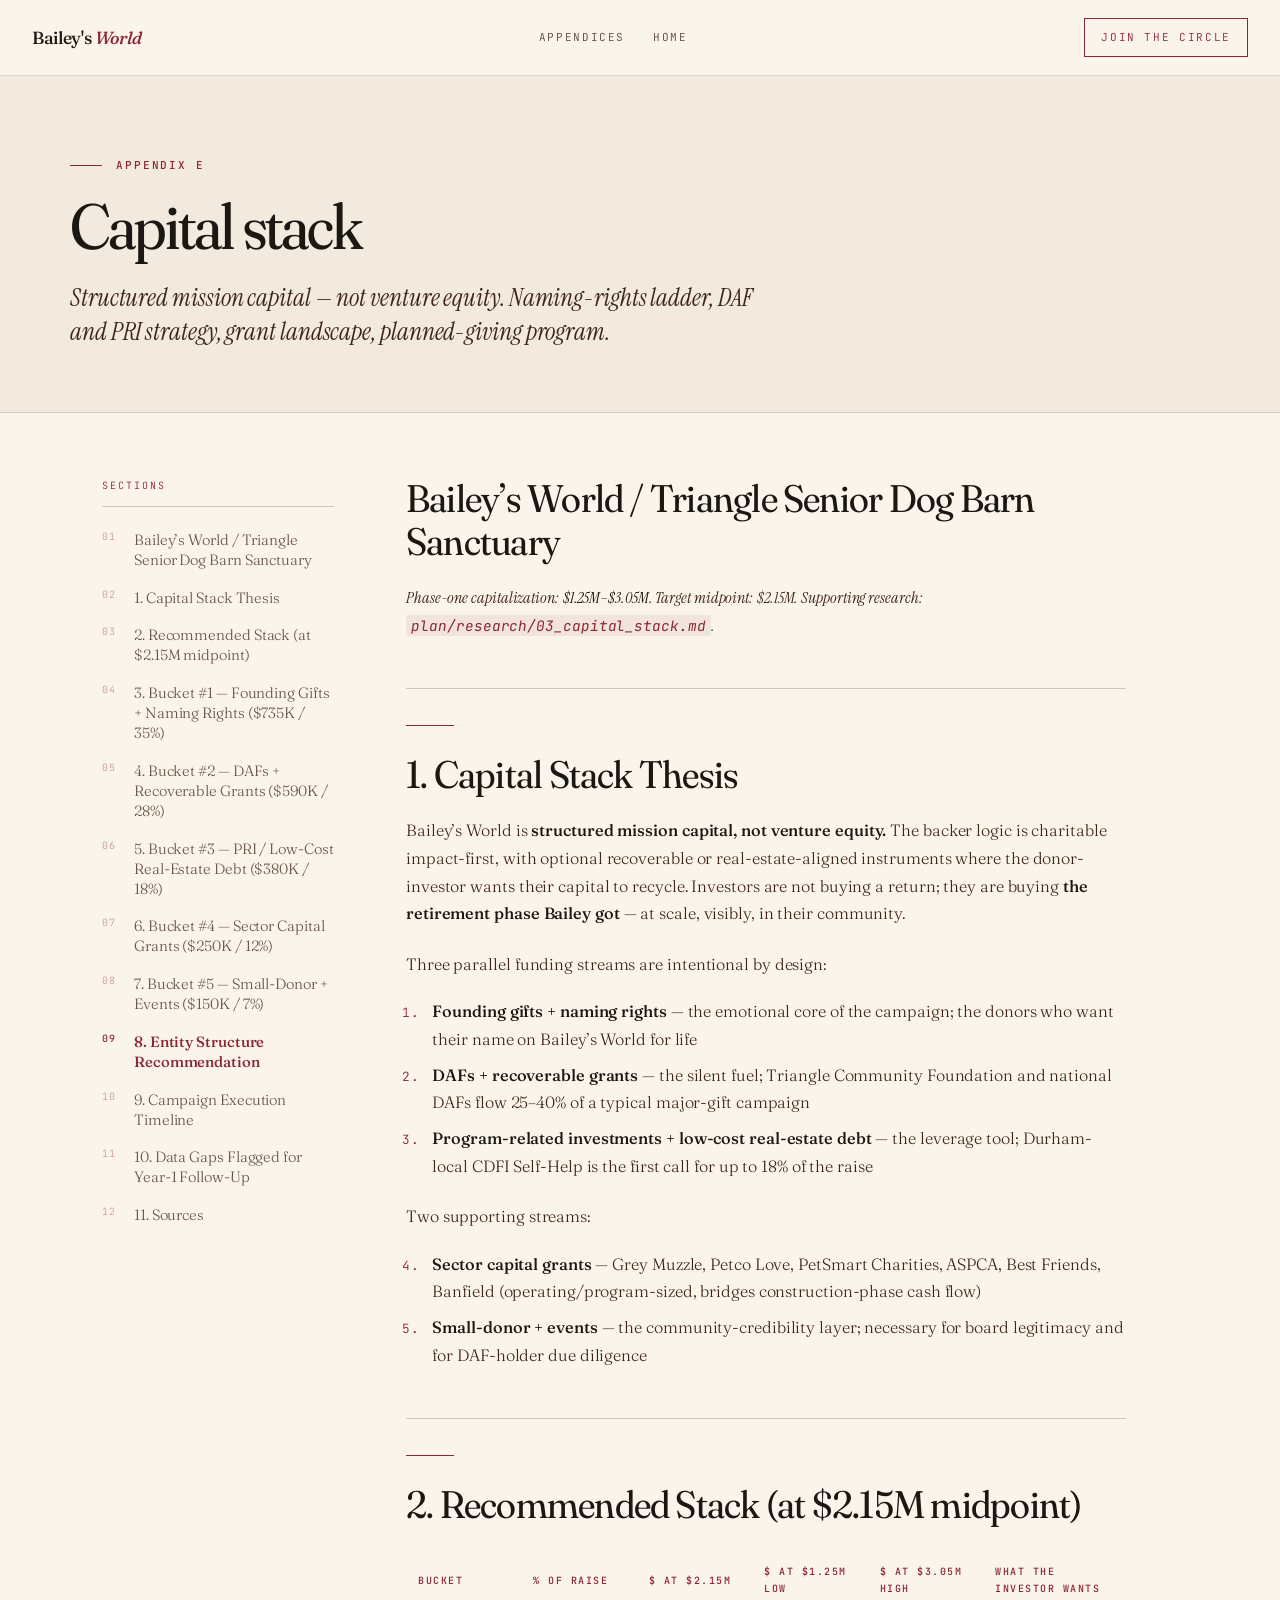
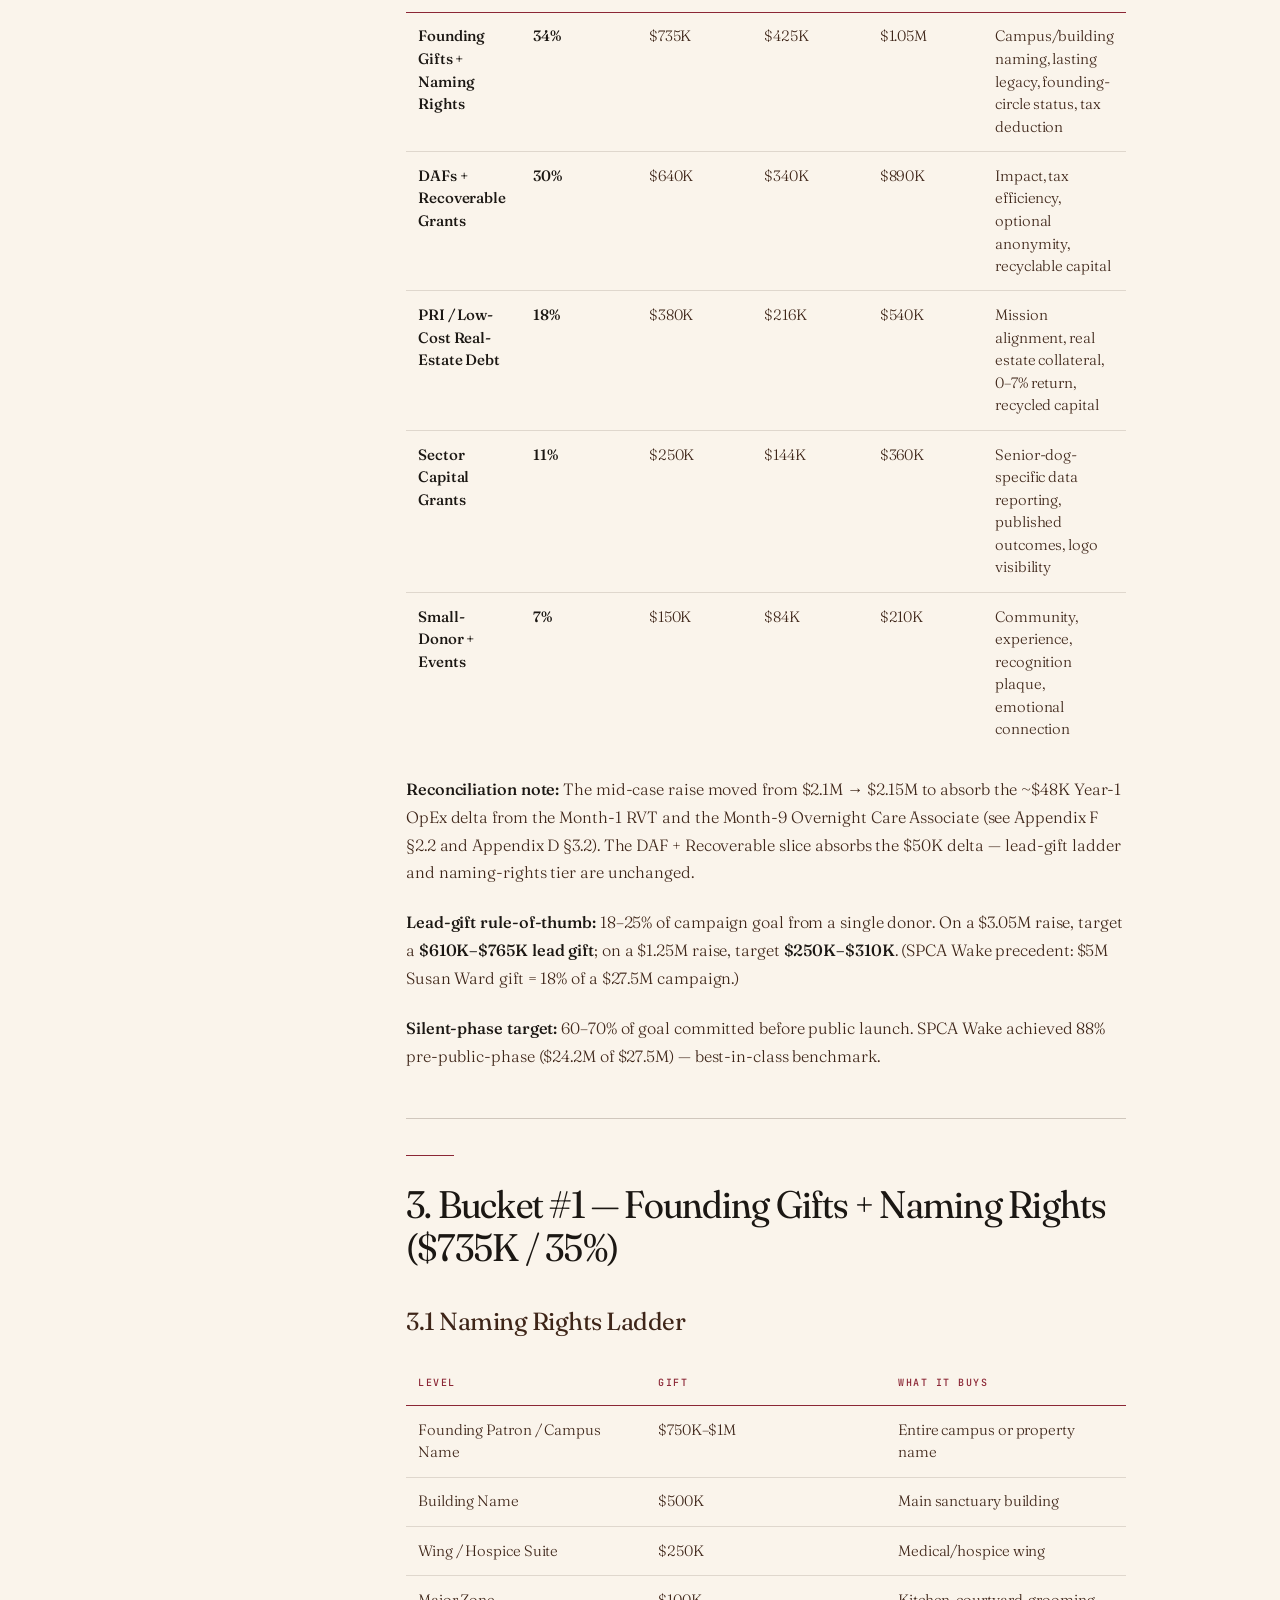
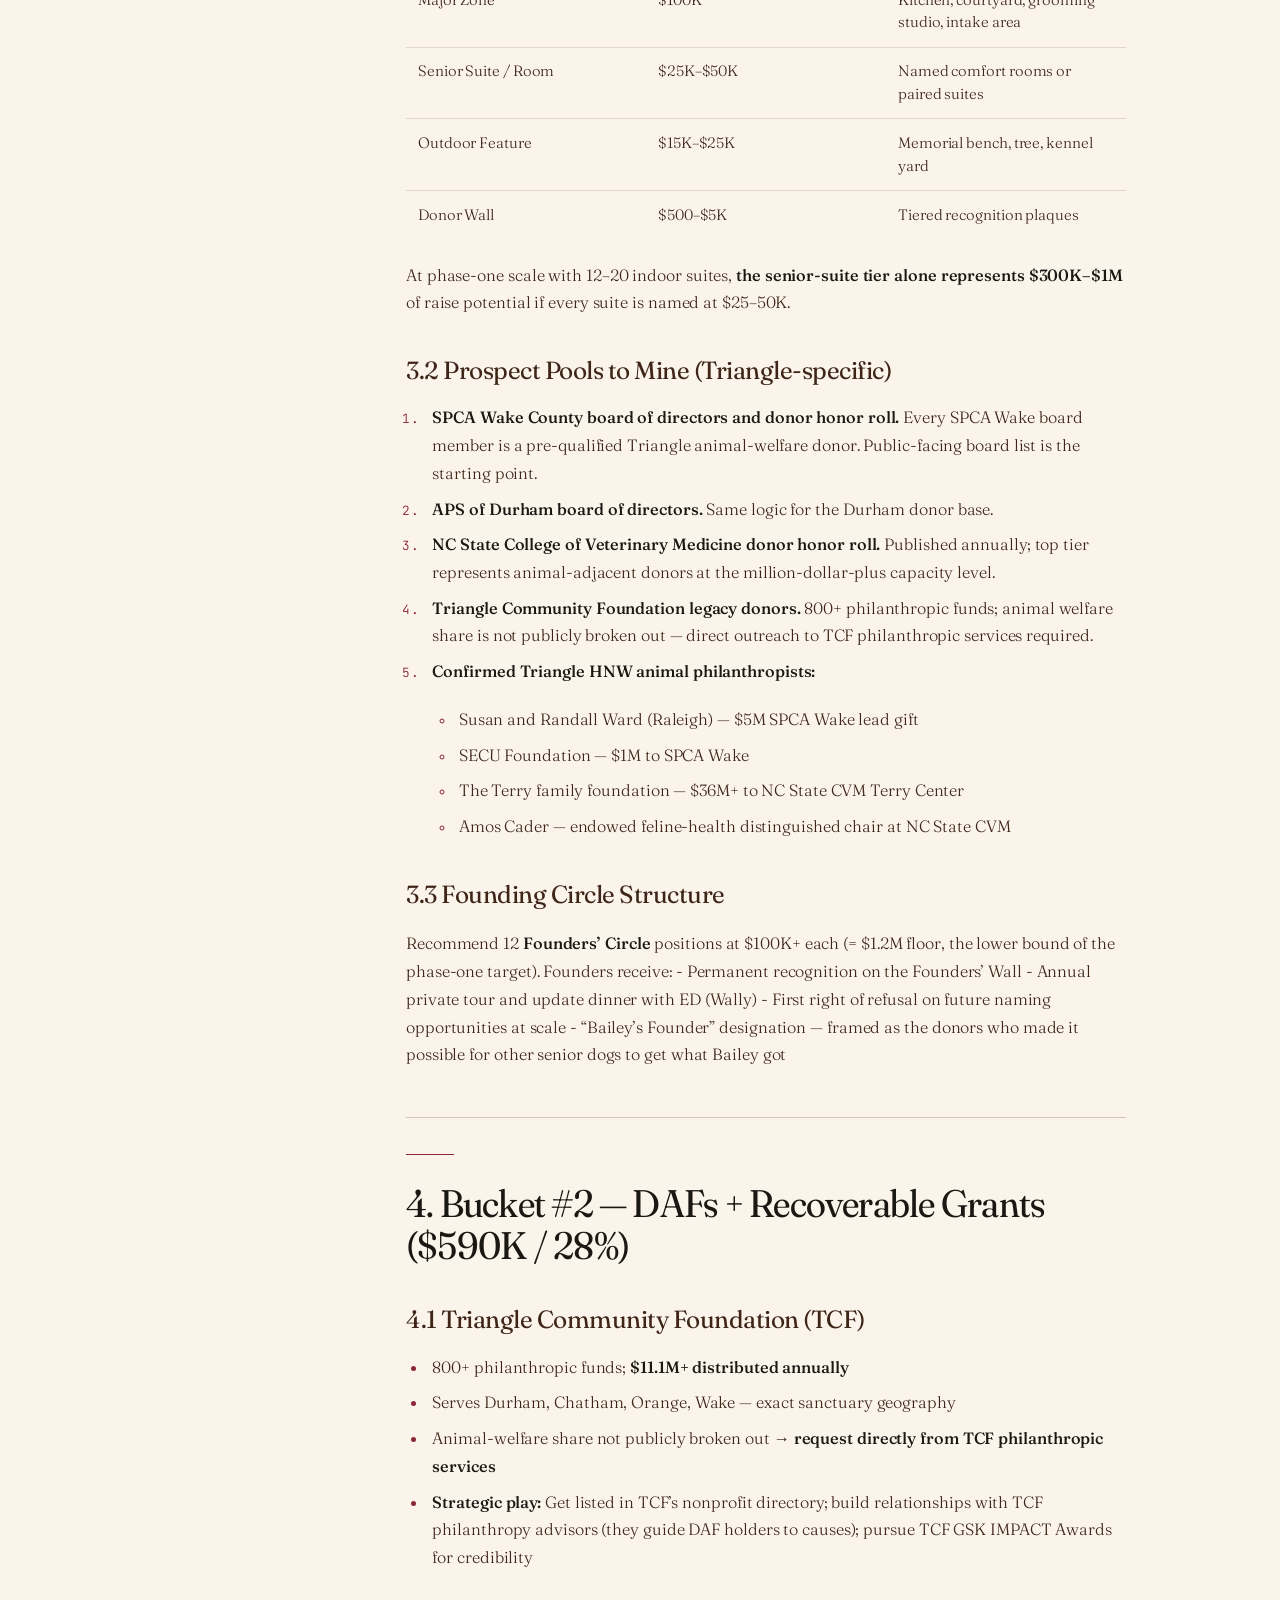
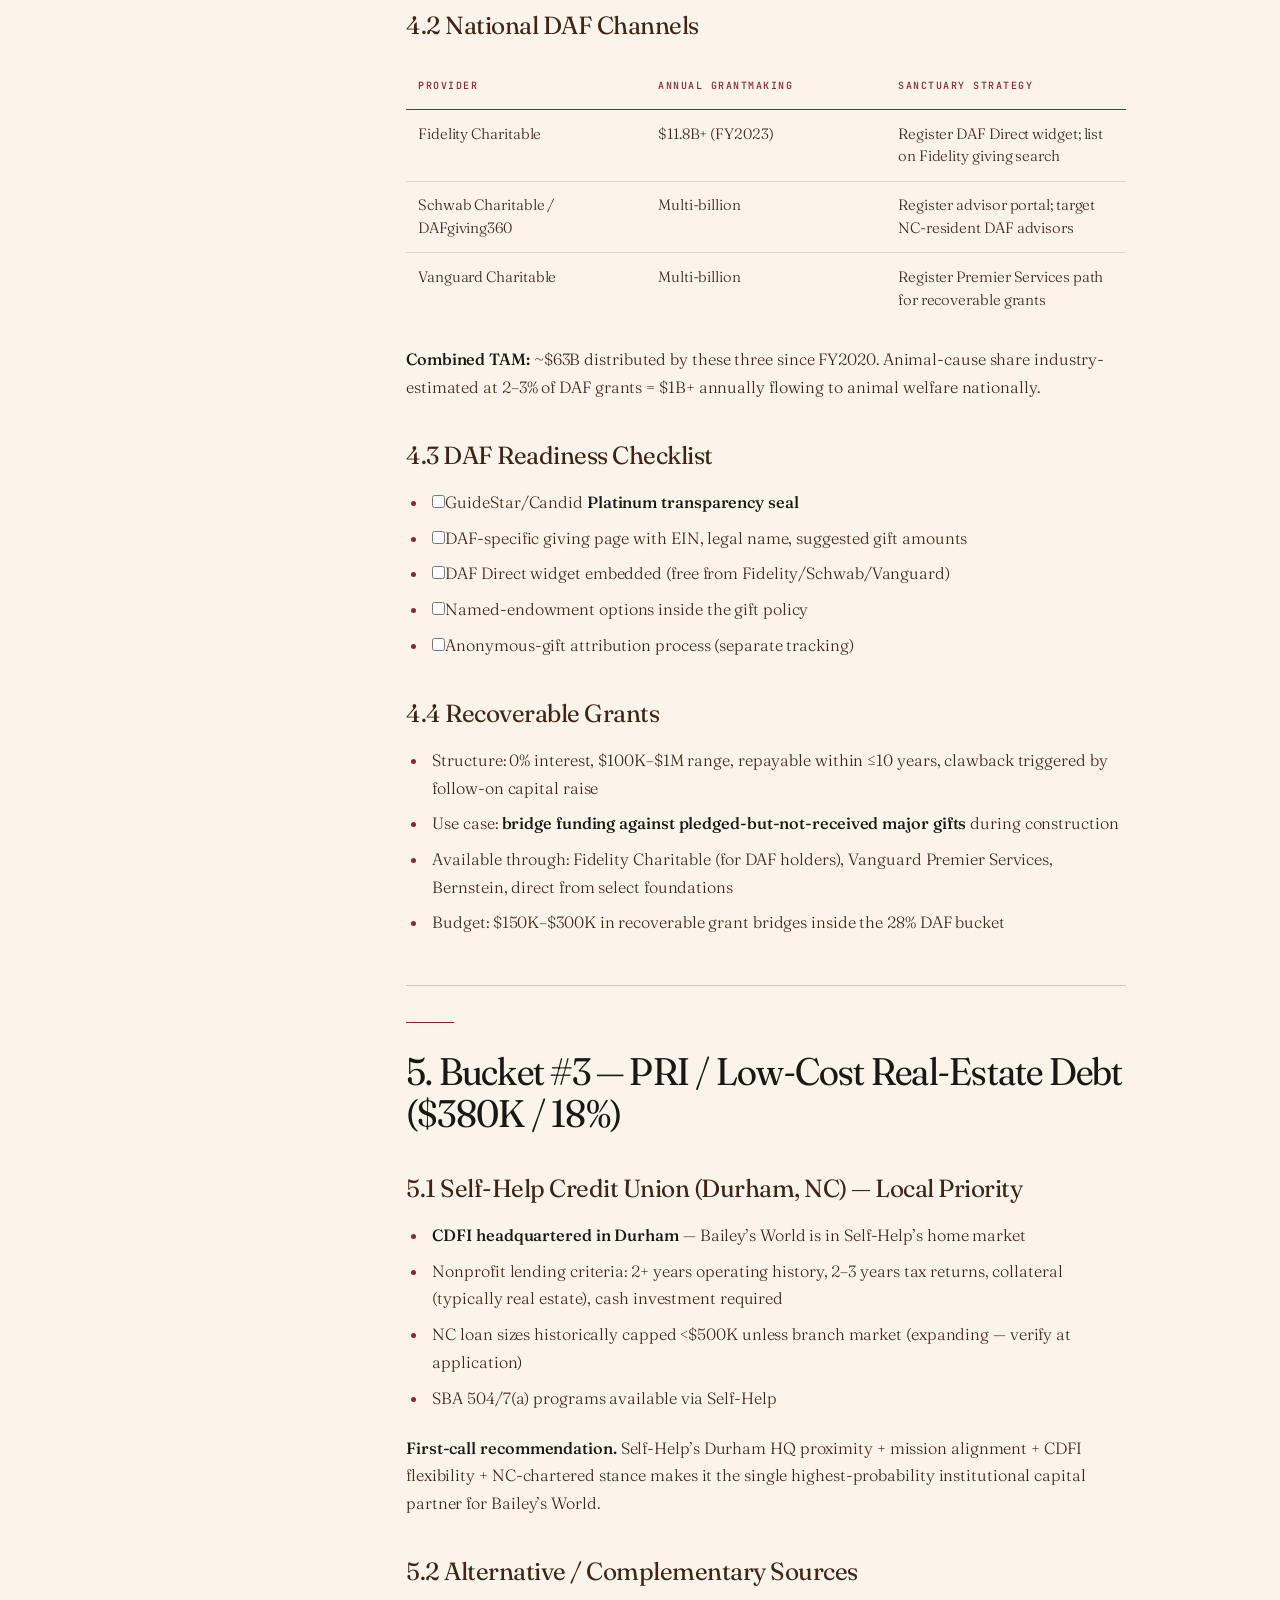
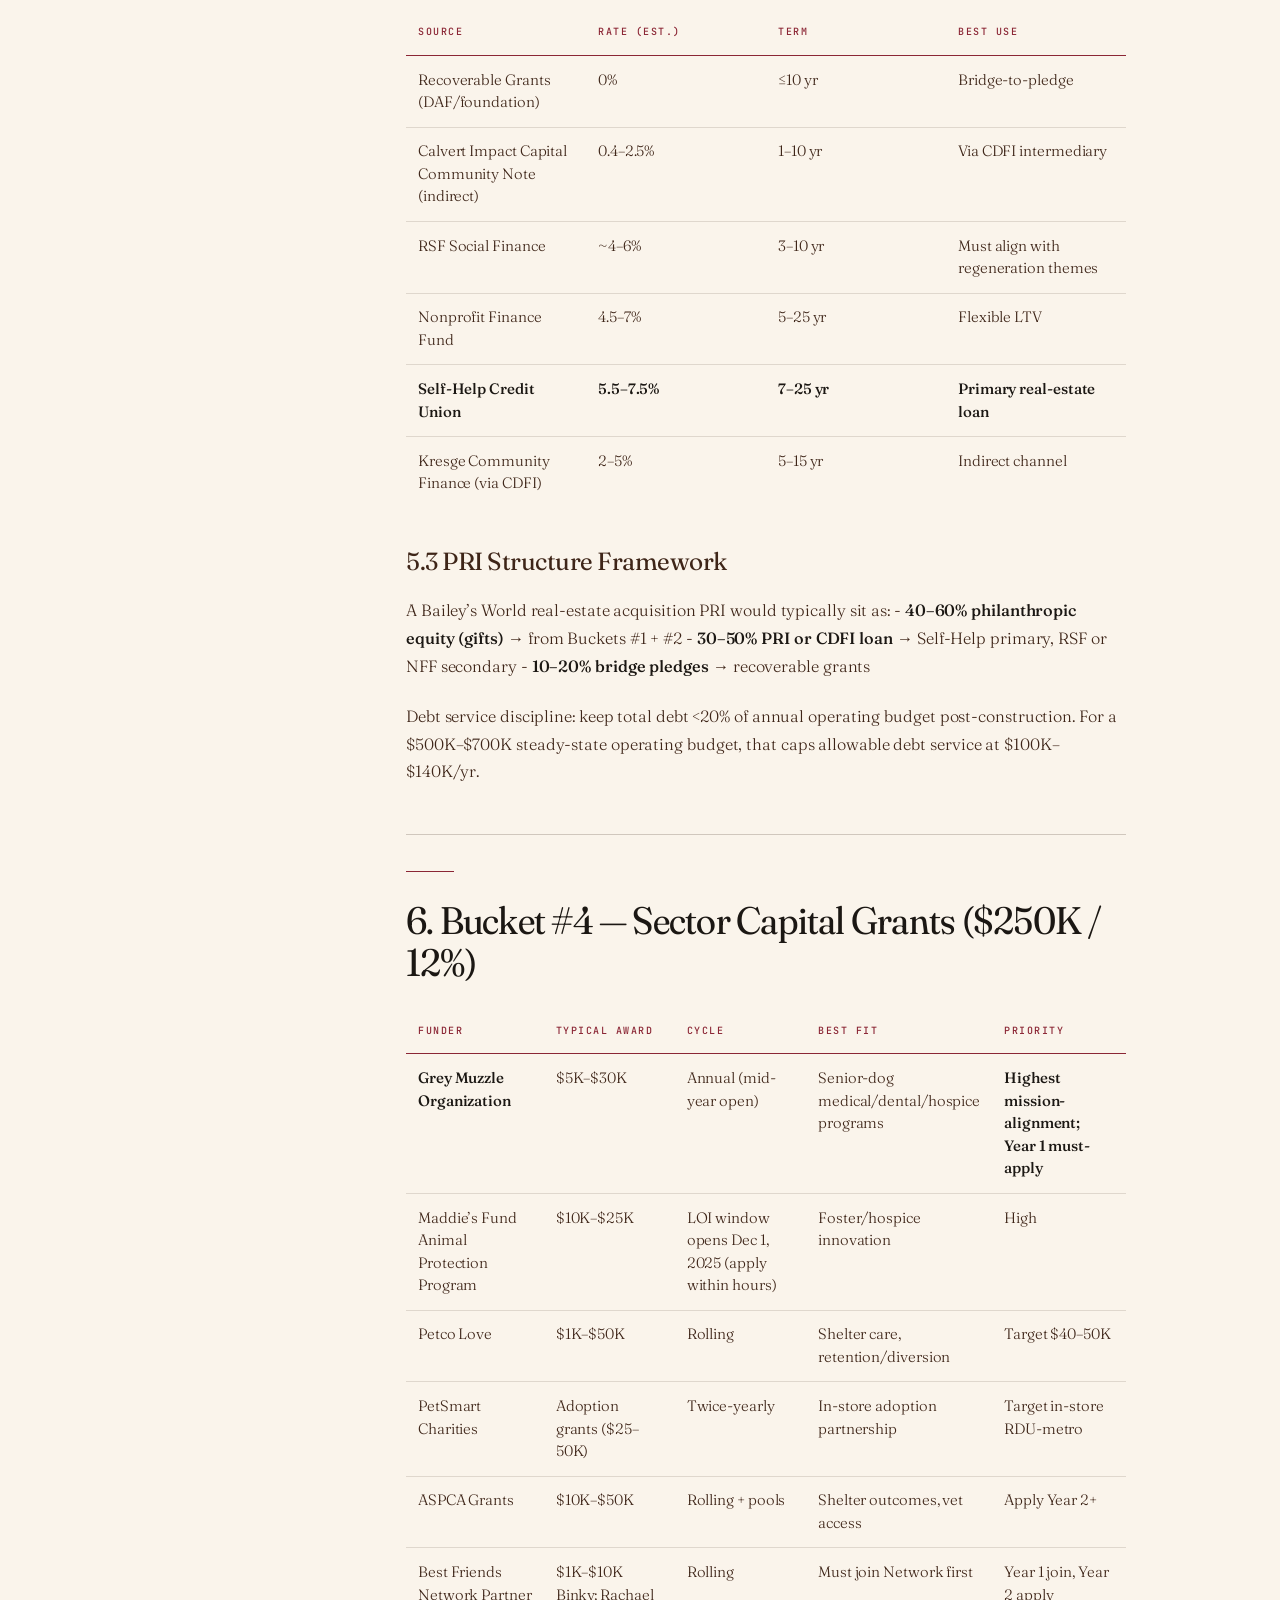
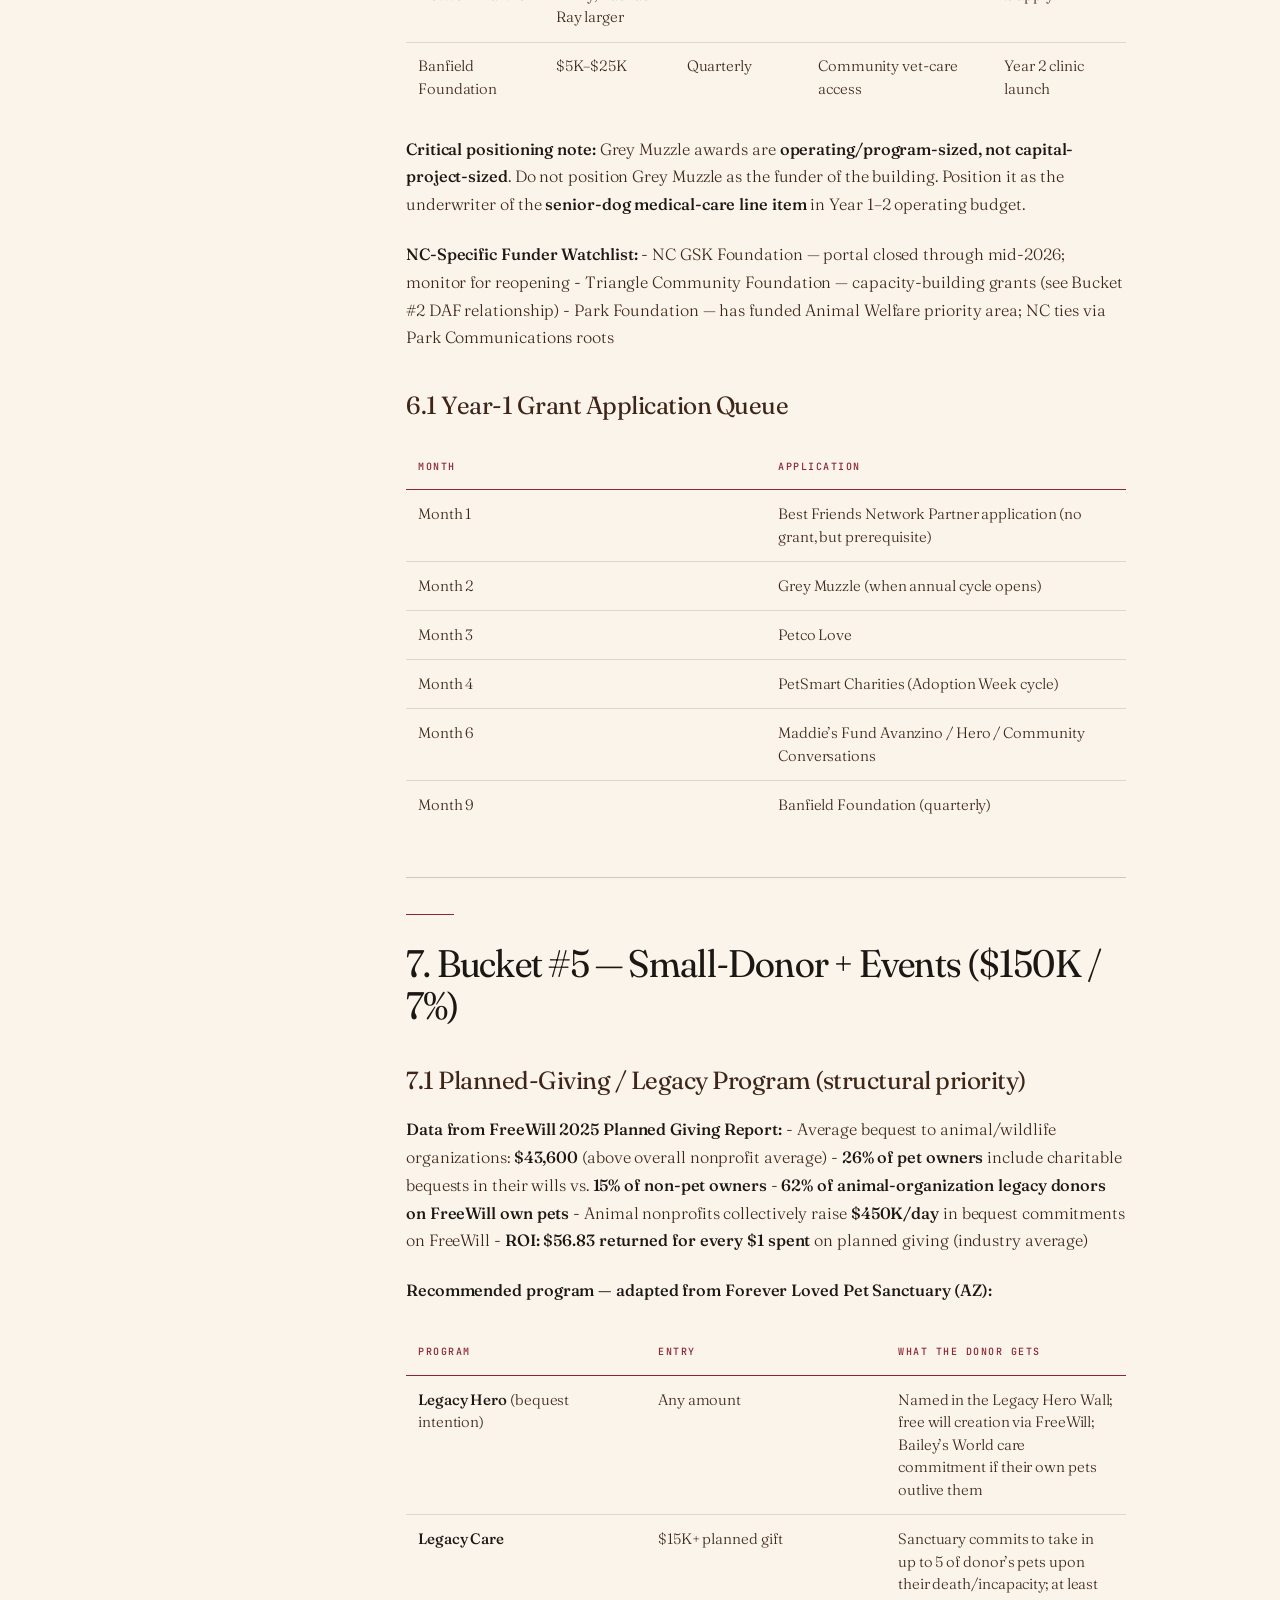
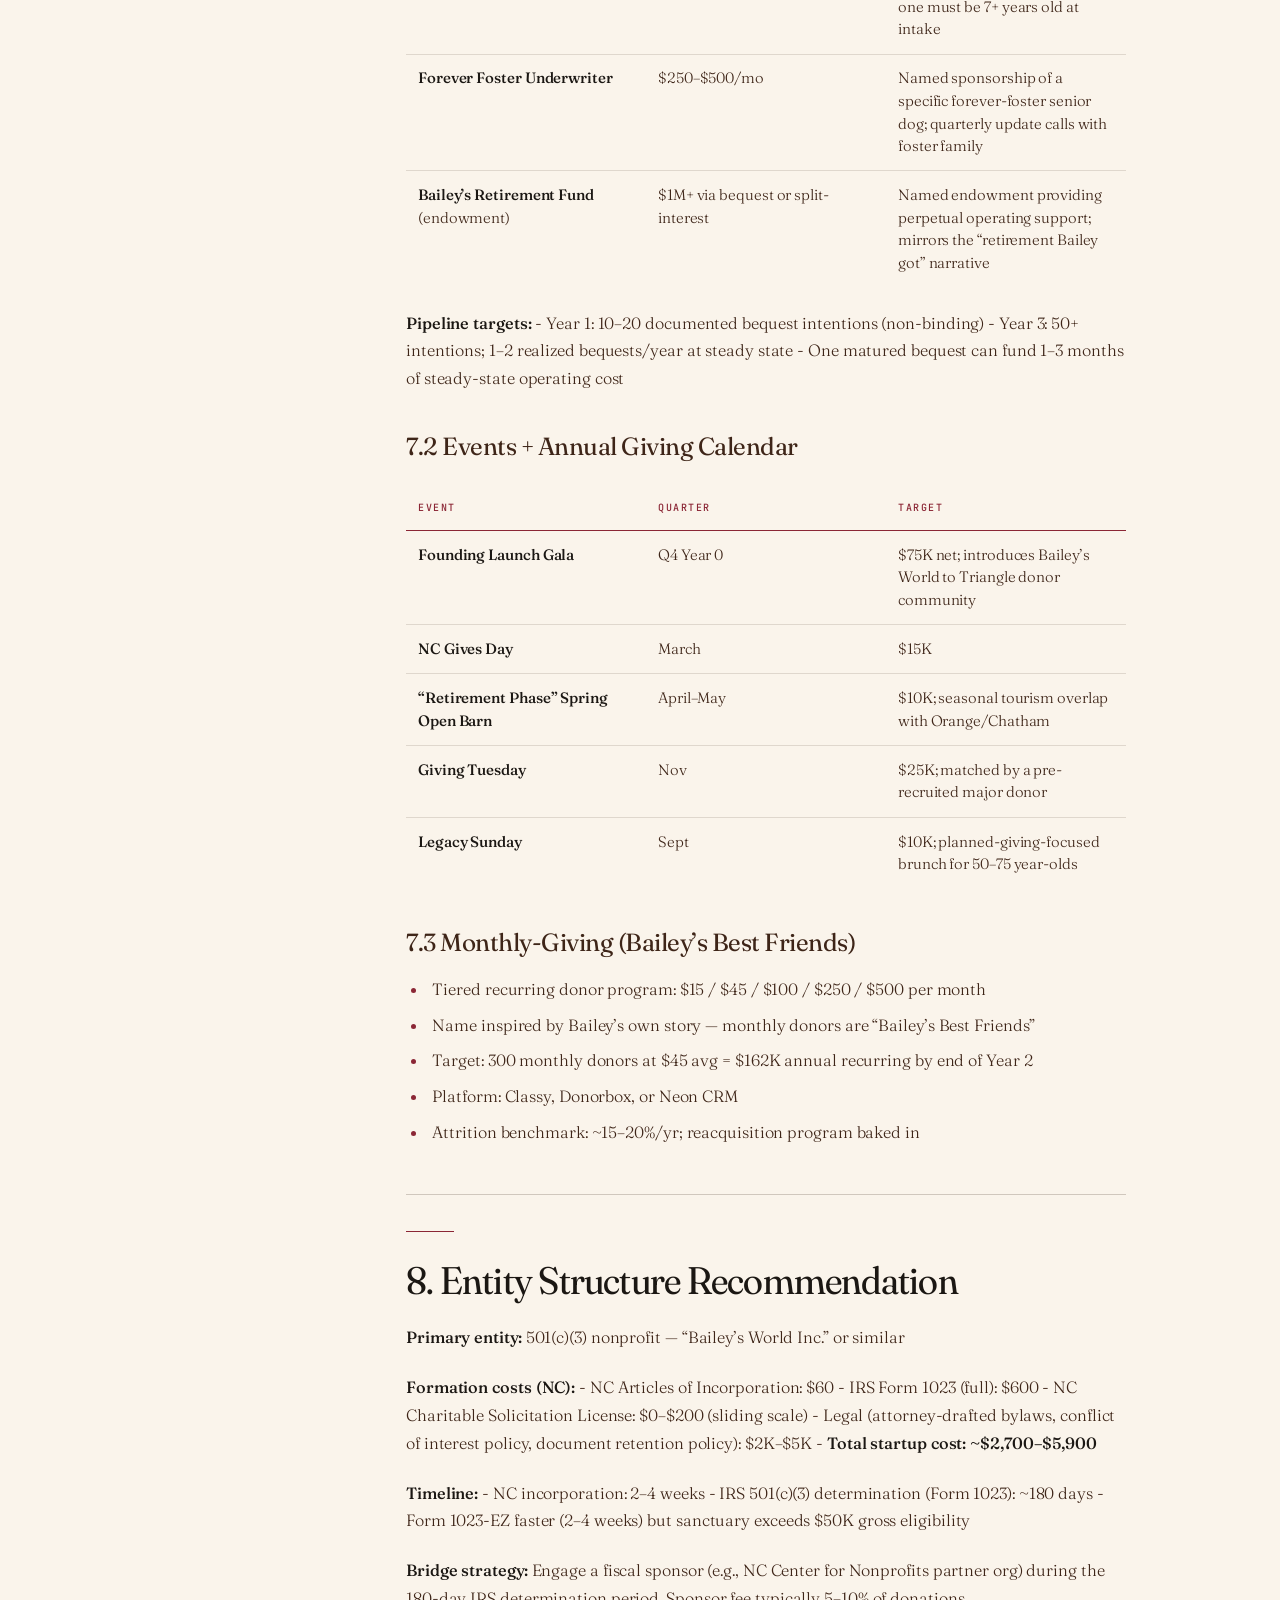
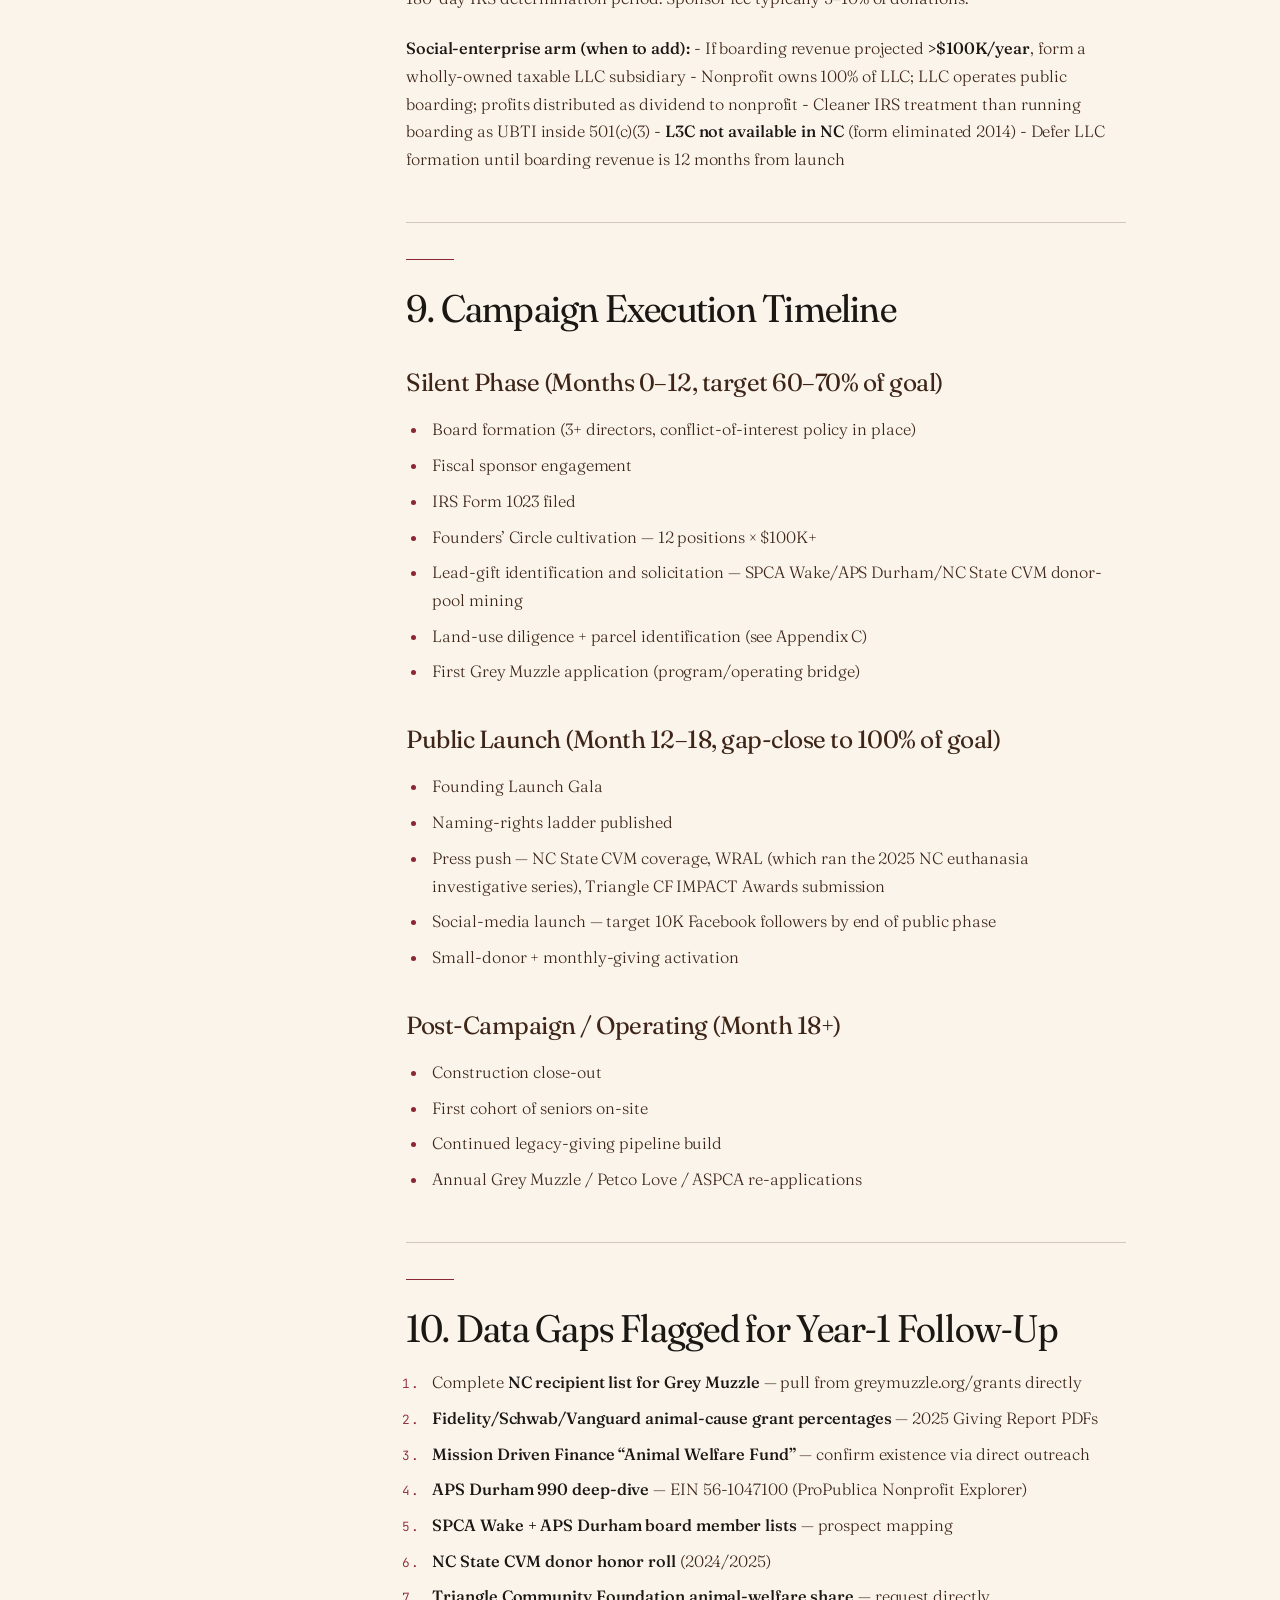
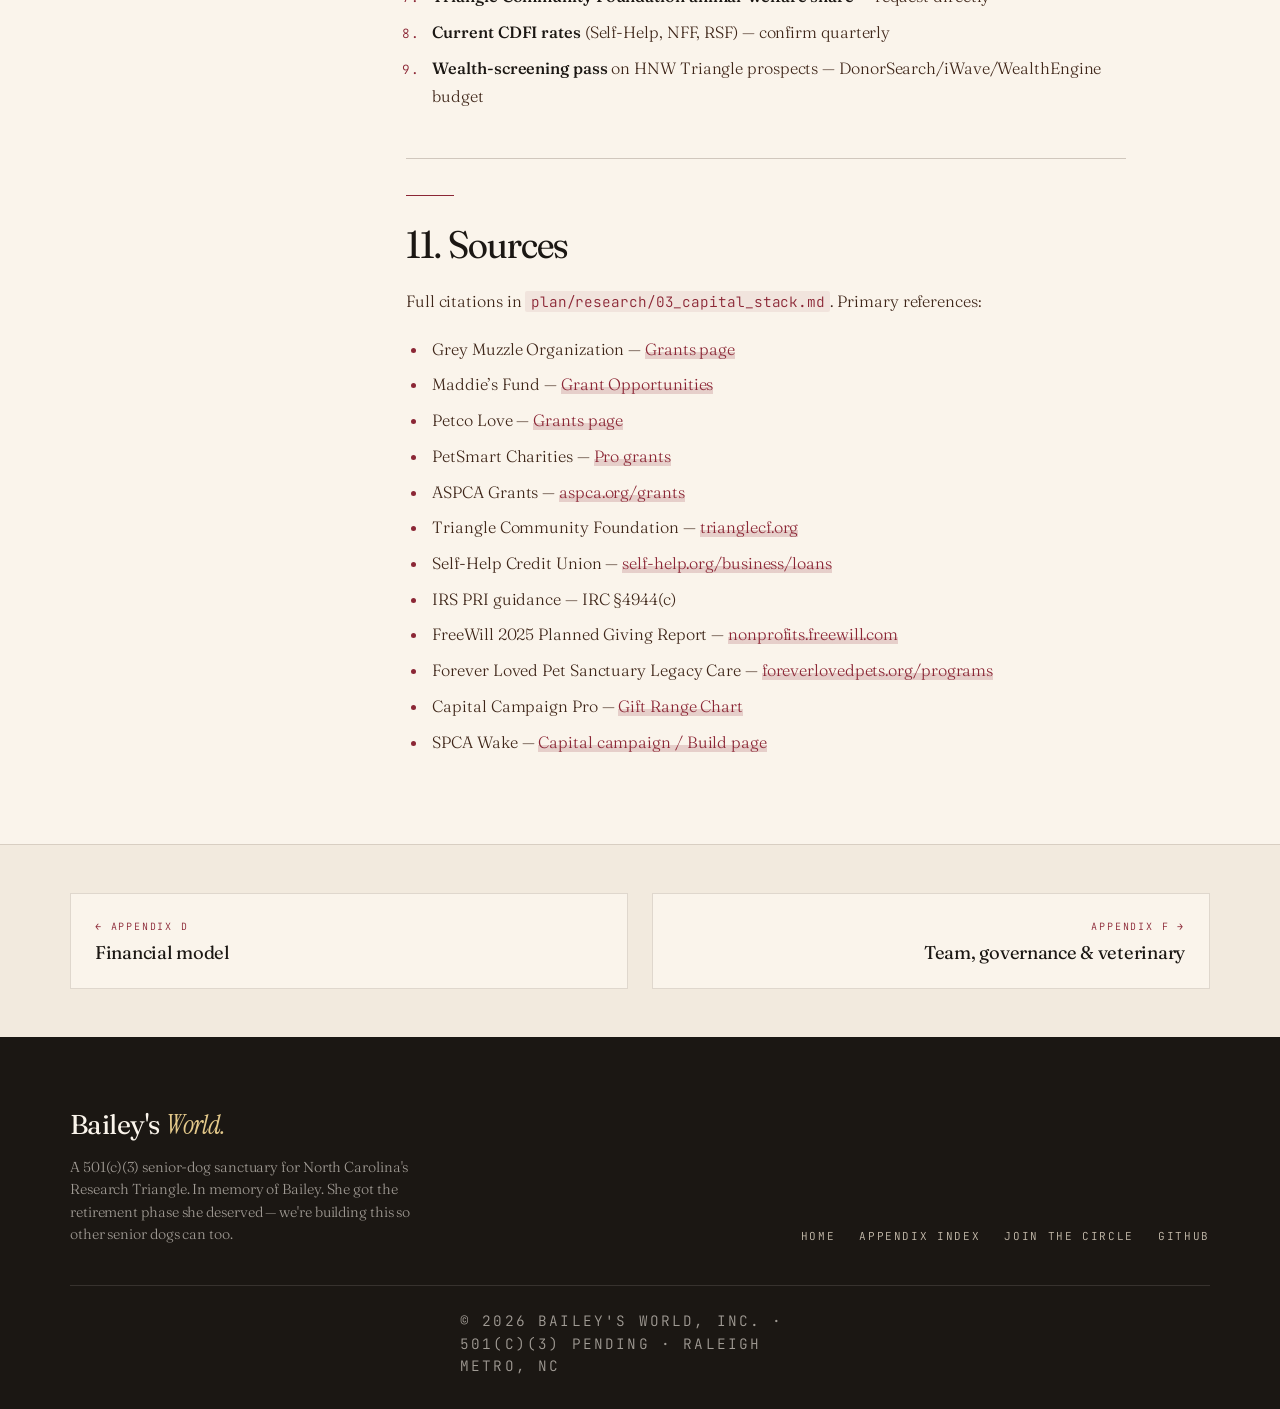
<file: plan/E_capital_stack.html>
<!DOCTYPE html>
<html lang="en">
<head>
<meta charset="UTF-8" />
<meta name="viewport" content="width=device-width, initial-scale=1.0" />
<title>Capital stack — Bailey's World</title>
<meta name="description" content="Stack design (founding gifts · DAFs · PRI · grants · events), naming-rights ladder, investor personas, planned-giving program." />
<meta property="og:title" content="Capital stack — Bailey's World" />
<meta property="og:description" content="Stack design (founding gifts · DAFs · PRI · grants · events), naming-rights ladder, investor personas, planned-giving program." />
<meta property="og:type" content="article" />
<meta property="og:image" content="../media/bailey.jpg" />
<link rel="icon" type="image/svg+xml" href="data:image/svg+xml,%3Csvg xmlns='http://www.w3.org/2000/svg' viewBox='0 0 32 32'%3E%3Cpath fill='%238B2635' d='M12 6c-1.7 0-3 1.3-3 3s1.3 3 3 3 3-1.3 3-3-1.3-3-3-3zm8 0c-1.7 0-3 1.3-3 3s1.3 3 3 3 3-1.3 3-3-1.3-3-3-3zM7 13c-1.7 0-3 1.3-3 3s1.3 3 3 3 3-1.3 3-3-1.3-3-3-3zm18 0c-1.7 0-3 1.3-3 3s1.3 3 3 3 3-1.3 3-3-1.3-3-3-3zm-9 3c-3.3 0-6 3.1-6 7 0 2.2 1.8 4 4 4h4c2.2 0 4-1.8 4-4 0-3.9-2.7-7-6-7z'/%3E%3C/svg%3E" />
<link rel="preconnect" href="https://fonts.googleapis.com" />
<link rel="preconnect" href="https://fonts.gstatic.com" crossorigin />
<link href="https://fonts.googleapis.com/css2?family=Fraunces:ital,opsz,wght,SOFT@0,9..144,300..900,100&family=Instrument+Serif:ital@0;1&family=JetBrains+Mono:wght@400;500&display=swap" rel="stylesheet" />
<link rel="stylesheet" href="appendix.css" />
</head>
<body>
<nav class="nav">
  <a href="../index.html" class="nav__logo">Bailey's <em>World</em></a>
  <div class="nav__links">
    <a href="index.html" class="nav__link">Appendices</a>
    <a href="../index.html" class="nav__link">Home</a>
  </div>
  <a href="../index.html#ask" class="nav__cta">Join the Circle</a>
</nav>

<article>
  <header class="paper__head">
    <div class="container">
      <p class="label paper__eyebrow">Appendix E</p>
      <h1 class="paper__title">Capital stack</h1>
      <p class="paper__lede">Structured mission capital — not venture equity. Naming-rights ladder, DAF and PRI strategy, grant landscape, planned-giving program.</p>
    </div>
  </header>

  <div class="paper__body">
    <aside class="toc" aria-label="Sections">
  <p class="toc__label">Sections</p>
  <ol><li><a href="#baileys-world-triangle-senior-dog-barn-sanctuary">Bailey’s World
/ Triangle Senior Dog Barn Sanctuary</a></li><li><a href="#capital-stack-thesis">1. Capital Stack Thesis</a></li><li><a href="#recommended-stack-at-2.15m-midpoint">2. Recommended Stack (at
$2.15M midpoint)</a></li><li><a href="#bucket-1-founding-gifts-naming-rights-735k-35">3. Bucket #1 —
Founding Gifts + Naming Rights ($735K / 35%)</a></li><li><a href="#bucket-2-dafs-recoverable-grants-590k-28">4. Bucket #2 — DAFs +
Recoverable Grants ($590K / 28%)</a></li><li><a href="#bucket-3-pri-low-cost-real-estate-debt-380k-18">5. Bucket #3 —
PRI / Low-Cost Real-Estate Debt ($380K / 18%)</a></li><li><a href="#bucket-4-sector-capital-grants-250k-12">6. Bucket #4 — Sector
Capital Grants ($250K / 12%)</a></li><li><a href="#bucket-5-small-donor-events-150k-7">7. Bucket #5 — Small-Donor +
Events ($150K / 7%)</a></li><li><a href="#entity-structure-recommendation">8. Entity Structure
Recommendation</a></li><li><a href="#campaign-execution-timeline">9. Campaign Execution Timeline</a></li><li><a href="#data-gaps-flagged-for-year-1-follow-up">10. Data Gaps Flagged
for Year-1 Follow-Up</a></li><li><a href="#sources">11. Sources</a></li></ol>
</aside>
    <div class="prose">
      
<h2  id="baileys-world-triangle-senior-dog-barn-sanctuary">Bailey’s World
/ Triangle Senior Dog Barn Sanctuary</h2>
<p><em>Phase-one capitalization: <strong>$1.25M–$3.05M</strong>. Target
midpoint: $2.15M. Supporting research:
<code>plan/research/03_capital_stack.md</code>.</em></p>
<hr />
<h2  id="capital-stack-thesis">1. Capital Stack Thesis</h2>
<p>Bailey’s World is <strong>structured mission capital, not venture
equity.</strong> The backer logic is charitable impact-first, with
optional recoverable or real-estate-aligned instruments where the
donor-investor wants their capital to recycle. Investors are not buying
a return; they are buying <strong>the retirement phase Bailey
got</strong> — at scale, visibly, in their community.</p>
<p>Three parallel funding streams are intentional by design:</p>
<ol type="1">
<li><strong>Founding gifts + naming rights</strong> — the emotional core
of the campaign; the donors who want their name on Bailey’s World for
life</li>
<li><strong>DAFs + recoverable grants</strong> — the silent fuel;
Triangle Community Foundation and national DAFs flow 25–40% of a typical
major-gift campaign</li>
<li><strong>Program-related investments + low-cost real-estate
debt</strong> — the leverage tool; Durham-local CDFI Self-Help is the
first call for up to 18% of the raise</li>
</ol>
<p>Two supporting streams:</p>
<ol start="4" type="1">
<li><strong>Sector capital grants</strong> — Grey Muzzle, Petco Love,
PetSmart Charities, ASPCA, Best Friends, Banfield
(operating/program-sized, bridges construction-phase cash flow)</li>
<li><strong>Small-donor + events</strong> — the community-credibility
layer; necessary for board legitimacy and for DAF-holder due
diligence</li>
</ol>
<hr />
<h2  id="recommended-stack-at-2.15m-midpoint">2. Recommended Stack (at
$2.15M midpoint)</h2>
<table style="width:100%;">
<colgroup>
<col style="width: 16%" />
<col style="width: 16%" />
<col style="width: 16%" />
<col style="width: 16%" />
<col style="width: 16%" />
<col style="width: 16%" />
</colgroup>
<thead>
<tr>
<th>Bucket</th>
<th>% of Raise</th>
<th>$ at $2.15M</th>
<th>$ at $1.25M low</th>
<th>$ at $3.05M high</th>
<th>What the Investor Wants</th>
</tr>
</thead>
<tbody>
<tr>
<td><strong>Founding Gifts + Naming Rights</strong></td>
<td><strong>34%</strong></td>
<td>$735K</td>
<td>$425K</td>
<td>$1.05M</td>
<td>Campus/building naming, lasting legacy, founding-circle status, tax
deduction</td>
</tr>
<tr>
<td><strong>DAFs + Recoverable Grants</strong></td>
<td><strong>30%</strong></td>
<td>$640K</td>
<td>$340K</td>
<td>$890K</td>
<td>Impact, tax efficiency, optional anonymity, recyclable capital</td>
</tr>
<tr>
<td><strong>PRI / Low-Cost Real-Estate Debt</strong></td>
<td><strong>18%</strong></td>
<td>$380K</td>
<td>$216K</td>
<td>$540K</td>
<td>Mission alignment, real estate collateral, 0–7% return, recycled
capital</td>
</tr>
<tr>
<td><strong>Sector Capital Grants</strong></td>
<td><strong>11%</strong></td>
<td>$250K</td>
<td>$144K</td>
<td>$360K</td>
<td>Senior-dog-specific data reporting, published outcomes, logo
visibility</td>
</tr>
<tr>
<td><strong>Small-Donor + Events</strong></td>
<td><strong>7%</strong></td>
<td>$150K</td>
<td>$84K</td>
<td>$210K</td>
<td>Community, experience, recognition plaque, emotional connection</td>
</tr>
</tbody>
</table>
<p><strong>Reconciliation note:</strong> The mid-case raise moved from
$2.1M → $2.15M to absorb the ~$48K Year-1 OpEx delta from the Month-1
RVT and the Month-9 Overnight Care Associate (see Appendix F §2.2 and
Appendix D §3.2). The DAF + Recoverable slice absorbs the $50K delta —
lead-gift ladder and naming-rights tier are unchanged.</p>
<p><strong>Lead-gift rule-of-thumb:</strong> 18–25% of campaign goal
from a single donor. On a $3.05M raise, target a <strong>$610K–$765K
lead gift</strong>; on a $1.25M raise, target
<strong>$250K–$310K</strong>. (SPCA Wake precedent: $5M Susan Ward gift
= 18% of a $27.5M campaign.)</p>
<p><strong>Silent-phase target:</strong> 60–70% of goal committed before
public launch. SPCA Wake achieved 88% pre-public-phase ($24.2M of
$27.5M) — best-in-class benchmark.</p>
<hr />
<h2  id="bucket-1-founding-gifts-naming-rights-735k-35">3. Bucket #1 —
Founding Gifts + Naming Rights ($735K / 35%)</h2>
<h3 id="naming-rights-ladder">3.1 Naming Rights Ladder</h3>
<table>
<colgroup>
<col style="width: 33%" />
<col style="width: 33%" />
<col style="width: 33%" />
</colgroup>
<thead>
<tr>
<th>Level</th>
<th>Gift</th>
<th>What It Buys</th>
</tr>
</thead>
<tbody>
<tr>
<td>Founding Patron / Campus Name</td>
<td>$750K–$1M</td>
<td>Entire campus or property name</td>
</tr>
<tr>
<td>Building Name</td>
<td>$500K</td>
<td>Main sanctuary building</td>
</tr>
<tr>
<td>Wing / Hospice Suite</td>
<td>$250K</td>
<td>Medical/hospice wing</td>
</tr>
<tr>
<td>Major Zone</td>
<td>$100K</td>
<td>Kitchen, courtyard, grooming studio, intake area</td>
</tr>
<tr>
<td>Senior Suite / Room</td>
<td>$25K–$50K</td>
<td>Named comfort rooms or paired suites</td>
</tr>
<tr>
<td>Outdoor Feature</td>
<td>$15K–$25K</td>
<td>Memorial bench, tree, kennel yard</td>
</tr>
<tr>
<td>Donor Wall</td>
<td>$500–$5K</td>
<td>Tiered recognition plaques</td>
</tr>
</tbody>
</table>
<p>At phase-one scale with 12–20 indoor suites, <strong>the senior-suite
tier alone represents $300K–$1M</strong> of raise potential if every
suite is named at $25–50K.</p>
<h3 id="prospect-pools-to-mine-triangle-specific">3.2 Prospect Pools to
Mine (Triangle-specific)</h3>
<ol type="1">
<li><strong>SPCA Wake County board of directors and donor honor
roll.</strong> Every SPCA Wake board member is a pre-qualified Triangle
animal-welfare donor. Public-facing board list is the starting
point.</li>
<li><strong>APS of Durham board of directors.</strong> Same logic for
the Durham donor base.</li>
<li><strong>NC State College of Veterinary Medicine donor honor
roll.</strong> Published annually; top tier represents animal-adjacent
donors at the million-dollar-plus capacity level.</li>
<li><strong>Triangle Community Foundation legacy donors.</strong> 800+
philanthropic funds; animal welfare share is not publicly broken out —
direct outreach to TCF philanthropic services required.</li>
<li><strong>Confirmed Triangle HNW animal philanthropists:</strong>
<ul>
<li>Susan and Randall Ward (Raleigh) — $5M SPCA Wake lead gift</li>
<li>SECU Foundation — $1M to SPCA Wake</li>
<li>The Terry family foundation — $36M+ to NC State CVM Terry
Center</li>
<li>Amos Cader — endowed feline-health distinguished chair at NC State
CVM</li>
</ul></li>
</ol>
<h3 id="founding-circle-structure">3.3 Founding Circle Structure</h3>
<p>Recommend 12 <strong>Founders’ Circle</strong> positions at $100K+
each (= $1.2M floor, the lower bound of the phase-one target). Founders
receive: - Permanent recognition on the Founders’ Wall - Annual private
tour and update dinner with ED (Wally) - First right of refusal on
future naming opportunities at scale - “Bailey’s Founder” designation —
framed as the donors who made it possible for other senior dogs to get
what Bailey got</p>
<hr />
<h2  id="bucket-2-dafs-recoverable-grants-590k-28">4. Bucket #2 — DAFs +
Recoverable Grants ($590K / 28%)</h2>
<h3 id="triangle-community-foundation-tcf">4.1 Triangle Community
Foundation (TCF)</h3>
<ul>
<li>800+ philanthropic funds; <strong>$11.1M+ distributed
annually</strong></li>
<li>Serves Durham, Chatham, Orange, Wake — exact sanctuary
geography</li>
<li>Animal-welfare share not publicly broken out → <strong>request
directly from TCF philanthropic services</strong></li>
<li><strong>Strategic play:</strong> Get listed in TCF’s nonprofit
directory; build relationships with TCF philanthropy advisors (they
guide DAF holders to causes); pursue TCF GSK IMPACT Awards for
credibility</li>
</ul>
<h3 id="national-daf-channels">4.2 National DAF Channels</h3>
<table>
<colgroup>
<col style="width: 33%" />
<col style="width: 33%" />
<col style="width: 33%" />
</colgroup>
<thead>
<tr>
<th>Provider</th>
<th>Annual Grantmaking</th>
<th>Sanctuary Strategy</th>
</tr>
</thead>
<tbody>
<tr>
<td>Fidelity Charitable</td>
<td>$11.8B+ (FY2023)</td>
<td>Register DAF Direct widget; list on Fidelity giving search</td>
</tr>
<tr>
<td>Schwab Charitable / DAFgiving360</td>
<td>Multi-billion</td>
<td>Register advisor portal; target NC-resident DAF advisors</td>
</tr>
<tr>
<td>Vanguard Charitable</td>
<td>Multi-billion</td>
<td>Register Premier Services path for recoverable grants</td>
</tr>
</tbody>
</table>
<p><strong>Combined TAM:</strong> ~$63B distributed by these three since
FY2020. Animal-cause share industry-estimated at 2–3% of DAF grants =
$1B+ annually flowing to animal welfare nationally.</p>
<h3 id="daf-readiness-checklist">4.3 DAF Readiness Checklist</h3>
<ul class="task-list">
<li><label><input type="checkbox" />GuideStar/Candid <strong>Platinum
transparency seal</strong></label></li>
<li><label><input type="checkbox" />DAF-specific giving page with EIN,
legal name, suggested gift amounts</label></li>
<li><label><input type="checkbox" />DAF Direct widget embedded (free
from Fidelity/Schwab/Vanguard)</label></li>
<li><label><input type="checkbox" />Named-endowment options inside the
gift policy</label></li>
<li><label><input type="checkbox" />Anonymous-gift attribution process
(separate tracking)</label></li>
</ul>
<h3 id="recoverable-grants">4.4 Recoverable Grants</h3>
<ul>
<li>Structure: 0% interest, $100K–$1M range, repayable within ≤10 years,
clawback triggered by follow-on capital raise</li>
<li>Use case: <strong>bridge funding against pledged-but-not-received
major gifts</strong> during construction</li>
<li>Available through: Fidelity Charitable (for DAF holders), Vanguard
Premier Services, Bernstein, direct from select foundations</li>
<li>Budget: $150K–$300K in recoverable grant bridges inside the 28% DAF
bucket</li>
</ul>
<hr />
<h2  id="bucket-3-pri-low-cost-real-estate-debt-380k-18">5. Bucket #3 —
PRI / Low-Cost Real-Estate Debt ($380K / 18%)</h2>
<h3 id="self-help-credit-union-durham-nc-local-priority">5.1 Self-Help
Credit Union (Durham, NC) — Local Priority</h3>
<ul>
<li><strong>CDFI headquartered in Durham</strong> — Bailey’s World is in
Self-Help’s home market</li>
<li>Nonprofit lending criteria: 2+ years operating history, 2–3 years
tax returns, collateral (typically real estate), cash investment
required</li>
<li>NC loan sizes historically capped &lt;$500K unless branch market
(expanding — verify at application)</li>
<li>SBA 504/7(a) programs available via Self-Help</li>
</ul>
<p><strong>First-call recommendation.</strong> Self-Help’s Durham HQ
proximity + mission alignment + CDFI flexibility + NC-chartered stance
makes it the single highest-probability institutional capital partner
for Bailey’s World.</p>
<h3 id="alternative-complementary-sources">5.2 Alternative /
Complementary Sources</h3>
<table>
<colgroup>
<col style="width: 25%" />
<col style="width: 25%" />
<col style="width: 25%" />
<col style="width: 25%" />
</colgroup>
<thead>
<tr>
<th>Source</th>
<th>Rate (est.)</th>
<th>Term</th>
<th>Best Use</th>
</tr>
</thead>
<tbody>
<tr>
<td>Recoverable Grants (DAF/foundation)</td>
<td>0%</td>
<td>≤10 yr</td>
<td>Bridge-to-pledge</td>
</tr>
<tr>
<td>Calvert Impact Capital Community Note (indirect)</td>
<td>0.4–2.5%</td>
<td>1–10 yr</td>
<td>Via CDFI intermediary</td>
</tr>
<tr>
<td>RSF Social Finance</td>
<td>~4–6%</td>
<td>3–10 yr</td>
<td>Must align with regeneration themes</td>
</tr>
<tr>
<td>Nonprofit Finance Fund</td>
<td>4.5–7%</td>
<td>5–25 yr</td>
<td>Flexible LTV</td>
</tr>
<tr>
<td><strong>Self-Help Credit Union</strong></td>
<td><strong>5.5–7.5%</strong></td>
<td><strong>7–25 yr</strong></td>
<td><strong>Primary real-estate loan</strong></td>
</tr>
<tr>
<td>Kresge Community Finance (via CDFI)</td>
<td>2–5%</td>
<td>5–15 yr</td>
<td>Indirect channel</td>
</tr>
</tbody>
</table>
<h3 id="pri-structure-framework">5.3 PRI Structure Framework</h3>
<p>A Bailey’s World real-estate acquisition PRI would typically sit as:
- <strong>40–60% philanthropic equity (gifts)</strong> → from Buckets #1
+ #2 - <strong>30–50% PRI or CDFI loan</strong> → Self-Help primary, RSF
or NFF secondary - <strong>10–20% bridge pledges</strong> → recoverable
grants</p>
<p>Debt service discipline: keep total debt &lt;20% of annual operating
budget post-construction. For a $500K–$700K steady-state operating
budget, that caps allowable debt service at $100K–$140K/yr.</p>
<hr />
<h2  id="bucket-4-sector-capital-grants-250k-12">6. Bucket #4 — Sector
Capital Grants ($250K / 12%)</h2>
<table>
<colgroup>
<col style="width: 20%" />
<col style="width: 20%" />
<col style="width: 20%" />
<col style="width: 20%" />
<col style="width: 20%" />
</colgroup>
<thead>
<tr>
<th>Funder</th>
<th>Typical Award</th>
<th>Cycle</th>
<th>Best Fit</th>
<th>Priority</th>
</tr>
</thead>
<tbody>
<tr>
<td><strong>Grey Muzzle Organization</strong></td>
<td>$5K–$30K</td>
<td>Annual (mid-year open)</td>
<td>Senior-dog medical/dental/hospice programs</td>
<td><strong>Highest mission-alignment; Year 1 must-apply</strong></td>
</tr>
<tr>
<td>Maddie’s Fund Animal Protection Program</td>
<td>$10K–$25K</td>
<td>LOI window opens Dec 1, 2025 (apply within hours)</td>
<td>Foster/hospice innovation</td>
<td>High</td>
</tr>
<tr>
<td>Petco Love</td>
<td>$1K–$50K</td>
<td>Rolling</td>
<td>Shelter care, retention/diversion</td>
<td>Target $40–50K</td>
</tr>
<tr>
<td>PetSmart Charities</td>
<td>Adoption grants ($25–50K)</td>
<td>Twice-yearly</td>
<td>In-store adoption partnership</td>
<td>Target in-store RDU-metro</td>
</tr>
<tr>
<td>ASPCA Grants</td>
<td>$10K–$50K</td>
<td>Rolling + pools</td>
<td>Shelter outcomes, vet access</td>
<td>Apply Year 2+</td>
</tr>
<tr>
<td>Best Friends Network Partner</td>
<td>$1K–$10K Binky; Rachael Ray larger</td>
<td>Rolling</td>
<td>Must join Network first</td>
<td>Year 1 join, Year 2 apply</td>
</tr>
<tr>
<td>Banfield Foundation</td>
<td>$5K–$25K</td>
<td>Quarterly</td>
<td>Community vet-care access</td>
<td>Year 2 clinic launch</td>
</tr>
</tbody>
</table>
<p><strong>Critical positioning note:</strong> Grey Muzzle awards are
<strong>operating/program-sized, not capital-project-sized</strong>. Do
not position Grey Muzzle as the funder of the building. Position it as
the underwriter of the <strong>senior-dog medical-care line
item</strong> in Year 1–2 operating budget.</p>
<p><strong>NC-Specific Funder Watchlist:</strong> - NC GSK Foundation —
portal closed through mid-2026; monitor for reopening - Triangle
Community Foundation — capacity-building grants (see Bucket #2 DAF
relationship) - Park Foundation — has funded Animal Welfare priority
area; NC ties via Park Communications roots</p>
<h3 id="year-1-grant-application-queue">6.1 Year-1 Grant Application
Queue</h3>
<table>
<colgroup>
<col style="width: 50%" />
<col style="width: 50%" />
</colgroup>
<thead>
<tr>
<th>Month</th>
<th>Application</th>
</tr>
</thead>
<tbody>
<tr>
<td>Month 1</td>
<td>Best Friends Network Partner application (no grant, but
prerequisite)</td>
</tr>
<tr>
<td>Month 2</td>
<td>Grey Muzzle (when annual cycle opens)</td>
</tr>
<tr>
<td>Month 3</td>
<td>Petco Love</td>
</tr>
<tr>
<td>Month 4</td>
<td>PetSmart Charities (Adoption Week cycle)</td>
</tr>
<tr>
<td>Month 6</td>
<td>Maddie’s Fund Avanzino / Hero / Community Conversations</td>
</tr>
<tr>
<td>Month 9</td>
<td>Banfield Foundation (quarterly)</td>
</tr>
</tbody>
</table>
<hr />
<h2  id="bucket-5-small-donor-events-150k-7">7. Bucket #5 — Small-Donor +
Events ($150K / 7%)</h2>
<h3 id="planned-giving-legacy-program-structural-priority">7.1
Planned-Giving / Legacy Program (structural priority)</h3>
<p><strong>Data from FreeWill 2025 Planned Giving Report:</strong> -
Average bequest to animal/wildlife organizations:
<strong>$43,600</strong> (above overall nonprofit average) - <strong>26%
of pet owners</strong> include charitable bequests in their wills
vs. <strong>15% of non-pet owners</strong> - <strong>62% of
animal-organization legacy donors on FreeWill own pets</strong> - Animal
nonprofits collectively raise <strong>$450K/day</strong> in bequest
commitments on FreeWill - <strong>ROI: $56.83 returned for every $1
spent</strong> on planned giving (industry average)</p>
<p><strong>Recommended program — adapted from Forever Loved Pet
Sanctuary (AZ):</strong></p>
<table>
<colgroup>
<col style="width: 33%" />
<col style="width: 33%" />
<col style="width: 33%" />
</colgroup>
<thead>
<tr>
<th>Program</th>
<th>Entry</th>
<th>What the Donor Gets</th>
</tr>
</thead>
<tbody>
<tr>
<td><strong>Legacy Hero</strong> (bequest intention)</td>
<td>Any amount</td>
<td>Named in the Legacy Hero Wall; free will creation via FreeWill;
Bailey’s World care commitment if their own pets outlive them</td>
</tr>
<tr>
<td><strong>Legacy Care</strong></td>
<td>$15K+ planned gift</td>
<td>Sanctuary commits to take in up to 5 of donor’s pets upon their
death/incapacity; at least one must be 7+ years old at intake</td>
</tr>
<tr>
<td><strong>Forever Foster Underwriter</strong></td>
<td>$250–$500/mo</td>
<td>Named sponsorship of a specific forever-foster senior dog; quarterly
update calls with foster family</td>
</tr>
<tr>
<td><strong>Bailey’s Retirement Fund</strong> (endowment)</td>
<td>$1M+ via bequest or split-interest</td>
<td>Named endowment providing perpetual operating support; mirrors the
“retirement Bailey got” narrative</td>
</tr>
</tbody>
</table>
<p><strong>Pipeline targets:</strong> - Year 1: 10–20 documented bequest
intentions (non-binding) - Year 3: 50+ intentions; 1–2 realized
bequests/year at steady state - One matured bequest can fund 1–3 months
of steady-state operating cost</p>
<h3 id="events-annual-giving-calendar">7.2 Events + Annual Giving
Calendar</h3>
<table>
<colgroup>
<col style="width: 33%" />
<col style="width: 33%" />
<col style="width: 33%" />
</colgroup>
<thead>
<tr>
<th>Event</th>
<th>Quarter</th>
<th>Target</th>
</tr>
</thead>
<tbody>
<tr>
<td><strong>Founding Launch Gala</strong></td>
<td>Q4 Year 0</td>
<td>$75K net; introduces Bailey’s World to Triangle donor community</td>
</tr>
<tr>
<td><strong>NC Gives Day</strong></td>
<td>March</td>
<td>$15K</td>
</tr>
<tr>
<td><strong>“Retirement Phase” Spring Open Barn</strong></td>
<td>April–May</td>
<td>$10K; seasonal tourism overlap with Orange/Chatham</td>
</tr>
<tr>
<td><strong>Giving Tuesday</strong></td>
<td>Nov</td>
<td>$25K; matched by a pre-recruited major donor</td>
</tr>
<tr>
<td><strong>Legacy Sunday</strong></td>
<td>Sept</td>
<td>$10K; planned-giving-focused brunch for 50–75 year-olds</td>
</tr>
</tbody>
</table>
<h3 id="monthly-giving-baileys-best-friends">7.3 Monthly-Giving
(Bailey’s Best Friends)</h3>
<ul>
<li>Tiered recurring donor program: $15 / $45 / $100 / $250 / $500 per
month</li>
<li>Name inspired by Bailey’s own story — monthly donors are “Bailey’s
Best Friends”</li>
<li>Target: 300 monthly donors at $45 avg = $162K annual recurring by
end of Year 2</li>
<li>Platform: Classy, Donorbox, or Neon CRM</li>
<li>Attrition benchmark: ~15–20%/yr; reacquisition program baked in</li>
</ul>
<hr />
<h2  id="entity-structure-recommendation">8. Entity Structure
Recommendation</h2>
<p><strong>Primary entity:</strong> 501(c)(3) nonprofit — “Bailey’s
World Inc.” or similar</p>
<p><strong>Formation costs (NC):</strong> - NC Articles of
Incorporation: $60 - IRS Form 1023 (full): $600 - NC Charitable
Solicitation License: $0–$200 (sliding scale) - Legal (attorney-drafted
bylaws, conflict of interest policy, document retention policy): $2K–$5K
- <strong>Total startup cost: ~$2,700–$5,900</strong></p>
<p><strong>Timeline:</strong> - NC incorporation: 2–4 weeks - IRS
501(c)(3) determination (Form 1023): ~180 days - Form 1023-EZ faster
(2–4 weeks) but sanctuary exceeds $50K gross eligibility</p>
<p><strong>Bridge strategy:</strong> Engage a fiscal sponsor (e.g., NC
Center for Nonprofits partner org) during the 180-day IRS determination
period. Sponsor fee typically 5–10% of donations.</p>
<p><strong>Social-enterprise arm (when to add):</strong> - If boarding
revenue projected <strong>&gt;$100K/year</strong>, form a wholly-owned
taxable LLC subsidiary - Nonprofit owns 100% of LLC; LLC operates public
boarding; profits distributed as dividend to nonprofit - Cleaner IRS
treatment than running boarding as UBTI inside 501(c)(3) - <strong>L3C
not available in NC</strong> (form eliminated 2014) - Defer LLC
formation until boarding revenue is 12 months from launch</p>
<hr />
<h2  id="campaign-execution-timeline">9. Campaign Execution Timeline</h2>
<h3 id="silent-phase-months-012-target-6070-of-goal">Silent Phase
(Months 0–12, target 60–70% of goal)</h3>
<ul>
<li>Board formation (3+ directors, conflict-of-interest policy in
place)</li>
<li>Fiscal sponsor engagement</li>
<li>IRS Form 1023 filed</li>
<li>Founders’ Circle cultivation — 12 positions × $100K+</li>
<li>Lead-gift identification and solicitation — SPCA Wake/APS Durham/NC
State CVM donor-pool mining</li>
<li>Land-use diligence + parcel identification (see Appendix C)</li>
<li>First Grey Muzzle application (program/operating bridge)</li>
</ul>
<h3 id="public-launch-month-1218-gap-close-to-100-of-goal">Public Launch
(Month 12–18, gap-close to 100% of goal)</h3>
<ul>
<li>Founding Launch Gala</li>
<li>Naming-rights ladder published</li>
<li>Press push — NC State CVM coverage, WRAL (which ran the 2025 NC
euthanasia investigative series), Triangle CF IMPACT Awards
submission</li>
<li>Social-media launch — target 10K Facebook followers by end of public
phase</li>
<li>Small-donor + monthly-giving activation</li>
</ul>
<h3 id="post-campaign-operating-month-18">Post-Campaign / Operating
(Month 18+)</h3>
<ul>
<li>Construction close-out</li>
<li>First cohort of seniors on-site</li>
<li>Continued legacy-giving pipeline build</li>
<li>Annual Grey Muzzle / Petco Love / ASPCA re-applications</li>
</ul>
<hr />
<h2  id="data-gaps-flagged-for-year-1-follow-up">10. Data Gaps Flagged
for Year-1 Follow-Up</h2>
<ol type="1">
<li>Complete <strong>NC recipient list for Grey Muzzle</strong> — pull
from greymuzzle.org/grants directly</li>
<li><strong>Fidelity/Schwab/Vanguard animal-cause grant
percentages</strong> — 2025 Giving Report PDFs</li>
<li><strong>Mission Driven Finance “Animal Welfare Fund”</strong> —
confirm existence via direct outreach</li>
<li><strong>APS Durham 990 deep-dive</strong> — EIN 56-1047100
(ProPublica Nonprofit Explorer)</li>
<li><strong>SPCA Wake + APS Durham board member lists</strong> —
prospect mapping</li>
<li><strong>NC State CVM donor honor roll</strong> (2024/2025)</li>
<li><strong>Triangle Community Foundation animal-welfare share</strong>
— request directly</li>
<li><strong>Current CDFI rates</strong> (Self-Help, NFF, RSF) — confirm
quarterly</li>
<li><strong>Wealth-screening pass</strong> on HNW Triangle prospects —
DonorSearch/iWave/WealthEngine budget</li>
</ol>
<hr />
<h2  id="sources">11. Sources</h2>
<p>Full citations in <code>plan/research/03_capital_stack.md</code>.
Primary references:</p>
<ul>
<li>Grey Muzzle Organization — <a
href="https://www.greymuzzle.org/grants/about-grey-muzzle-grants">Grants
page</a></li>
<li>Maddie’s Fund — <a
href="https://www.maddiesfund.org/grant-opportunities.htm">Grant
Opportunities</a></li>
<li>Petco Love — <a
href="https://petcolove.org/shelter-partners/grants/">Grants
page</a></li>
<li>PetSmart Charities — <a
href="https://petsmartcharities.org/pro/grants">Pro grants</a></li>
<li>ASPCA Grants — <a
href="https://www.aspca.org/grants">aspca.org/grants</a></li>
<li>Triangle Community Foundation — <a
href="https://trianglecf.org/">trianglecf.org</a></li>
<li>Self-Help Credit Union — <a
href="https://www.self-help.org/business/loans/all-business-loans/commercial-real-estate-loans">self-help.org/business/loans</a></li>
<li>IRS PRI guidance — IRC §4944(c)</li>
<li>FreeWill 2025 Planned Giving Report — <a
href="https://www.nonprofits.freewill.com/resources/reports/planned-giving-report">nonprofits.freewill.com</a></li>
<li>Forever Loved Pet Sanctuary Legacy Care — <a
href="https://www.foreverlovedpets.org/programs">foreverlovedpets.org/programs</a></li>
<li>Capital Campaign Pro — <a
href="https://capitalcampaignpro.com/capital-campaign-gift-range-chart/">Gift
Range Chart</a></li>
<li>SPCA Wake — <a href="https://spcawake.org/build/">Capital campaign /
Build page</a></li>
</ul>

    </div>
  </div>

  <footer class="paper__foot">
    <nav class="paper__nav" aria-label="Appendix navigation">
      <a href="D_financial_model.html" class="prev">
  <span class="paper__nav__label">← Appendix D</span>
  <span class="paper__nav__title">Financial model</span>
</a>
      <a href="F_team_governance_vet.html" class="next">
  <span class="paper__nav__label">Appendix F →</span>
  <span class="paper__nav__title">Team, governance & veterinary</span>
</a>
    </nav>
  </footer>
</article>


<footer class="site-foot">
  <div class="site-foot__inner">
    <div>
      <h3>Bailey's <em>World.</em></h3>
      <p>A 501(c)(3) senior-dog sanctuary for North Carolina's Research Triangle. In memory of Bailey. She got the retirement phase she deserved — we're building this so other senior dogs can too.</p>
    </div>
    <nav class="site-foot__nav">
      <a href="../index.html">Home</a>
      <a href="index.html">Appendix index</a>
      <a href="../index.html#ask">Join the Circle</a>
      <a href="https://github.com/misterpavano/baileys-world" target="_blank" rel="noopener">GitHub</a>
    </nav>
  </div>
  <p class="site-foot__legal">© 2026 Bailey's World, Inc. · 501(c)(3) pending · Raleigh Metro, NC</p>
</footer>

<script>
// Active-section highlight in the TOC
const toc = document.querySelector('.toc');
const headings = document.querySelectorAll('.prose h2');
if (toc && headings.length) {
  const links = new Map();
  toc.querySelectorAll('a').forEach(a => {
    const id = a.getAttribute('href').replace('#', '');
    links.set(id, a);
  });
  const obs = new IntersectionObserver((entries) => {
    entries.forEach(e => {
      if (e.isIntersecting) {
        links.forEach(a => a.classList.remove('active'));
        const a = links.get(e.target.id);
        if (a) a.classList.add('active');
      }
    });
  }, { rootMargin: '-10% 0px -60% 0px' });
  headings.forEach(h => obs.observe(h));
}
// Wrap tables in horizontal-scroll containers for mobile
document.querySelectorAll('.prose table').forEach(table => {
  const wrap = document.createElement('div');
  wrap.className = 'table-scroll';
  table.parentNode.insertBefore(wrap, table);
  wrap.appendChild(table);
});
</script>
</body>
</html>
</file>
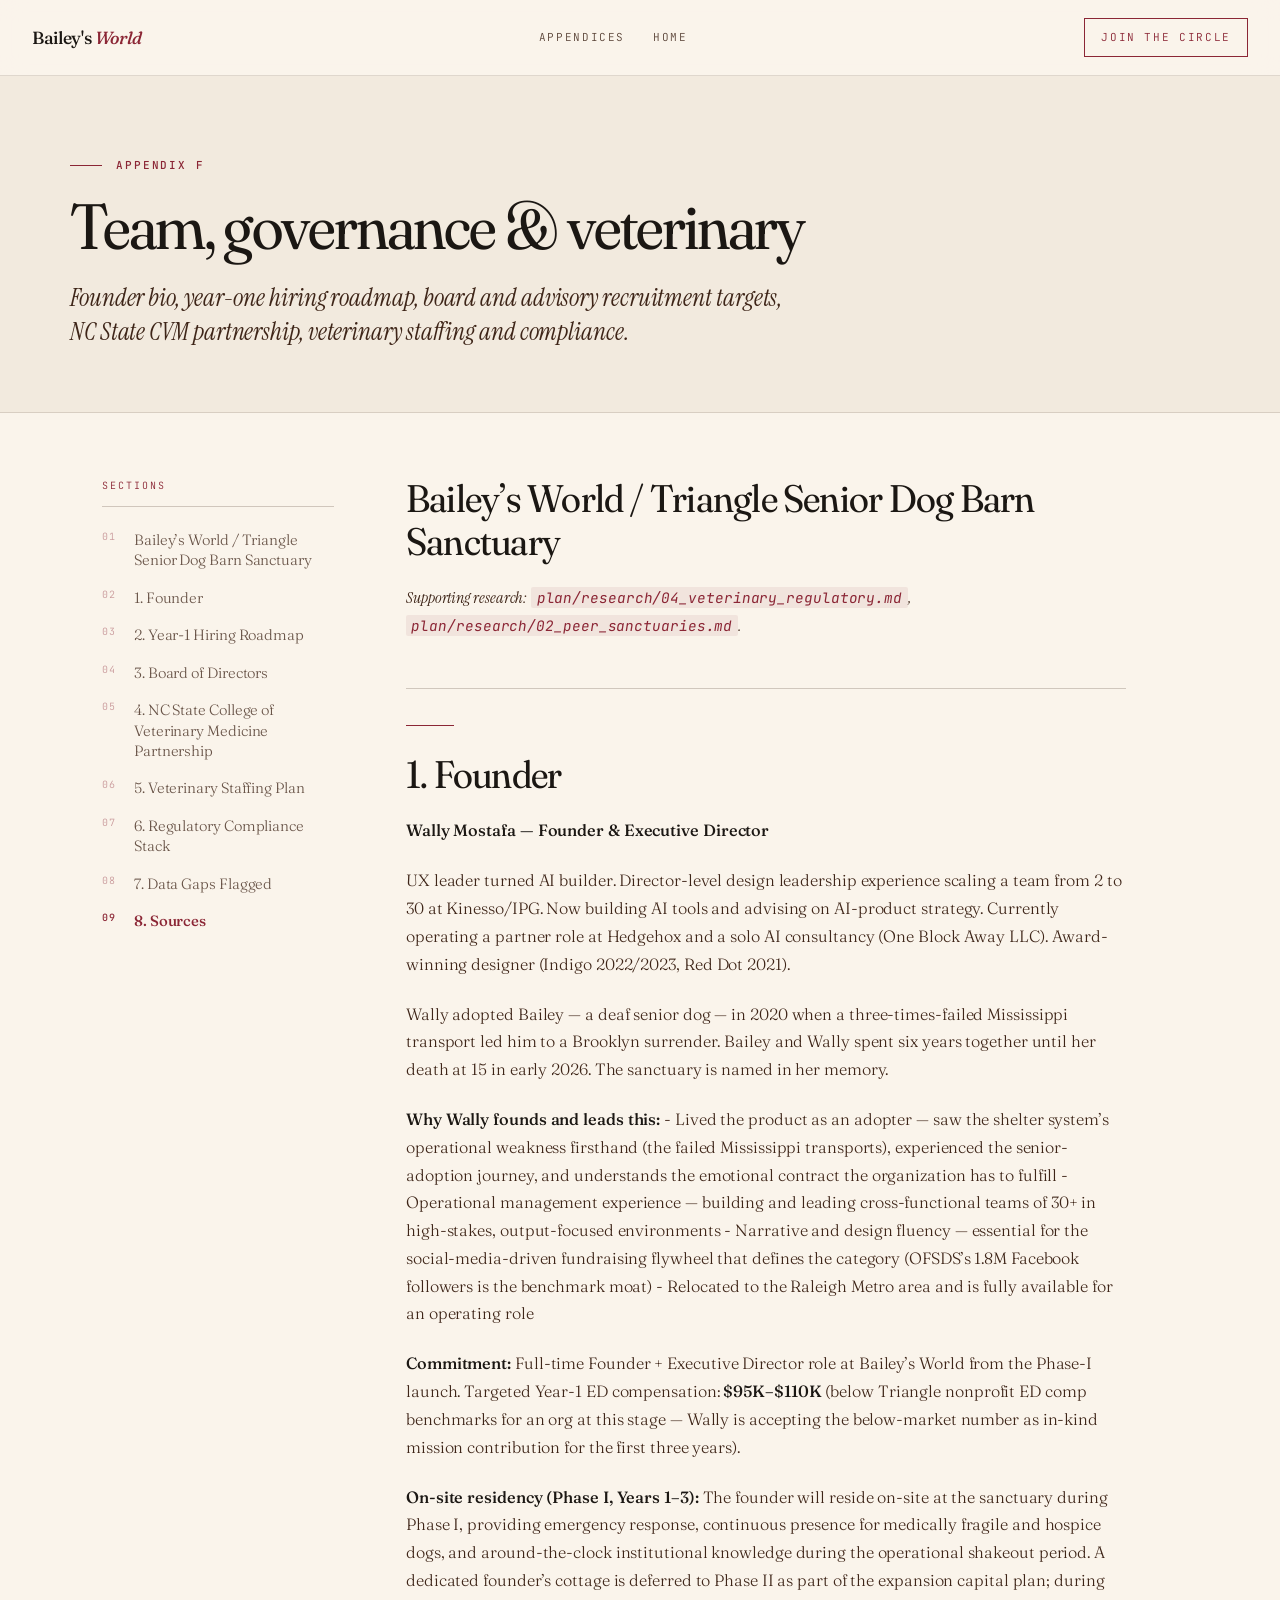
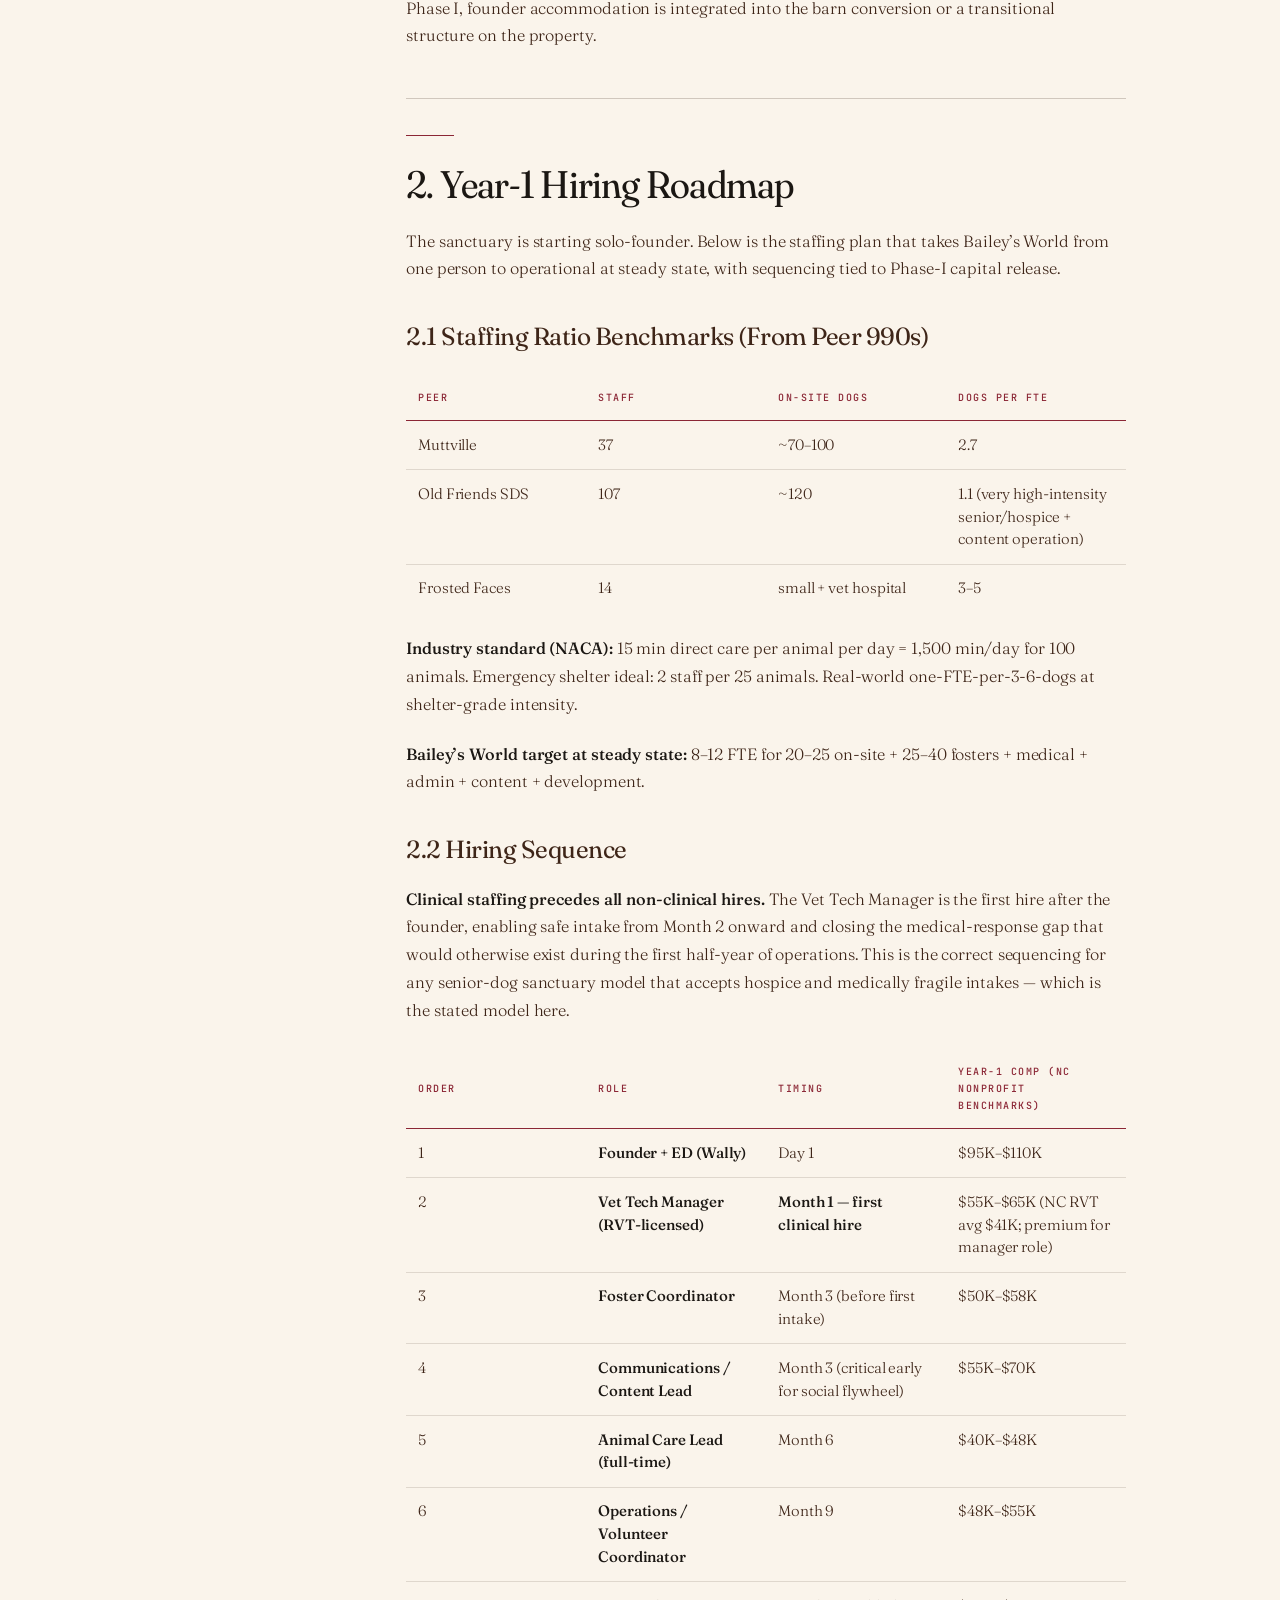
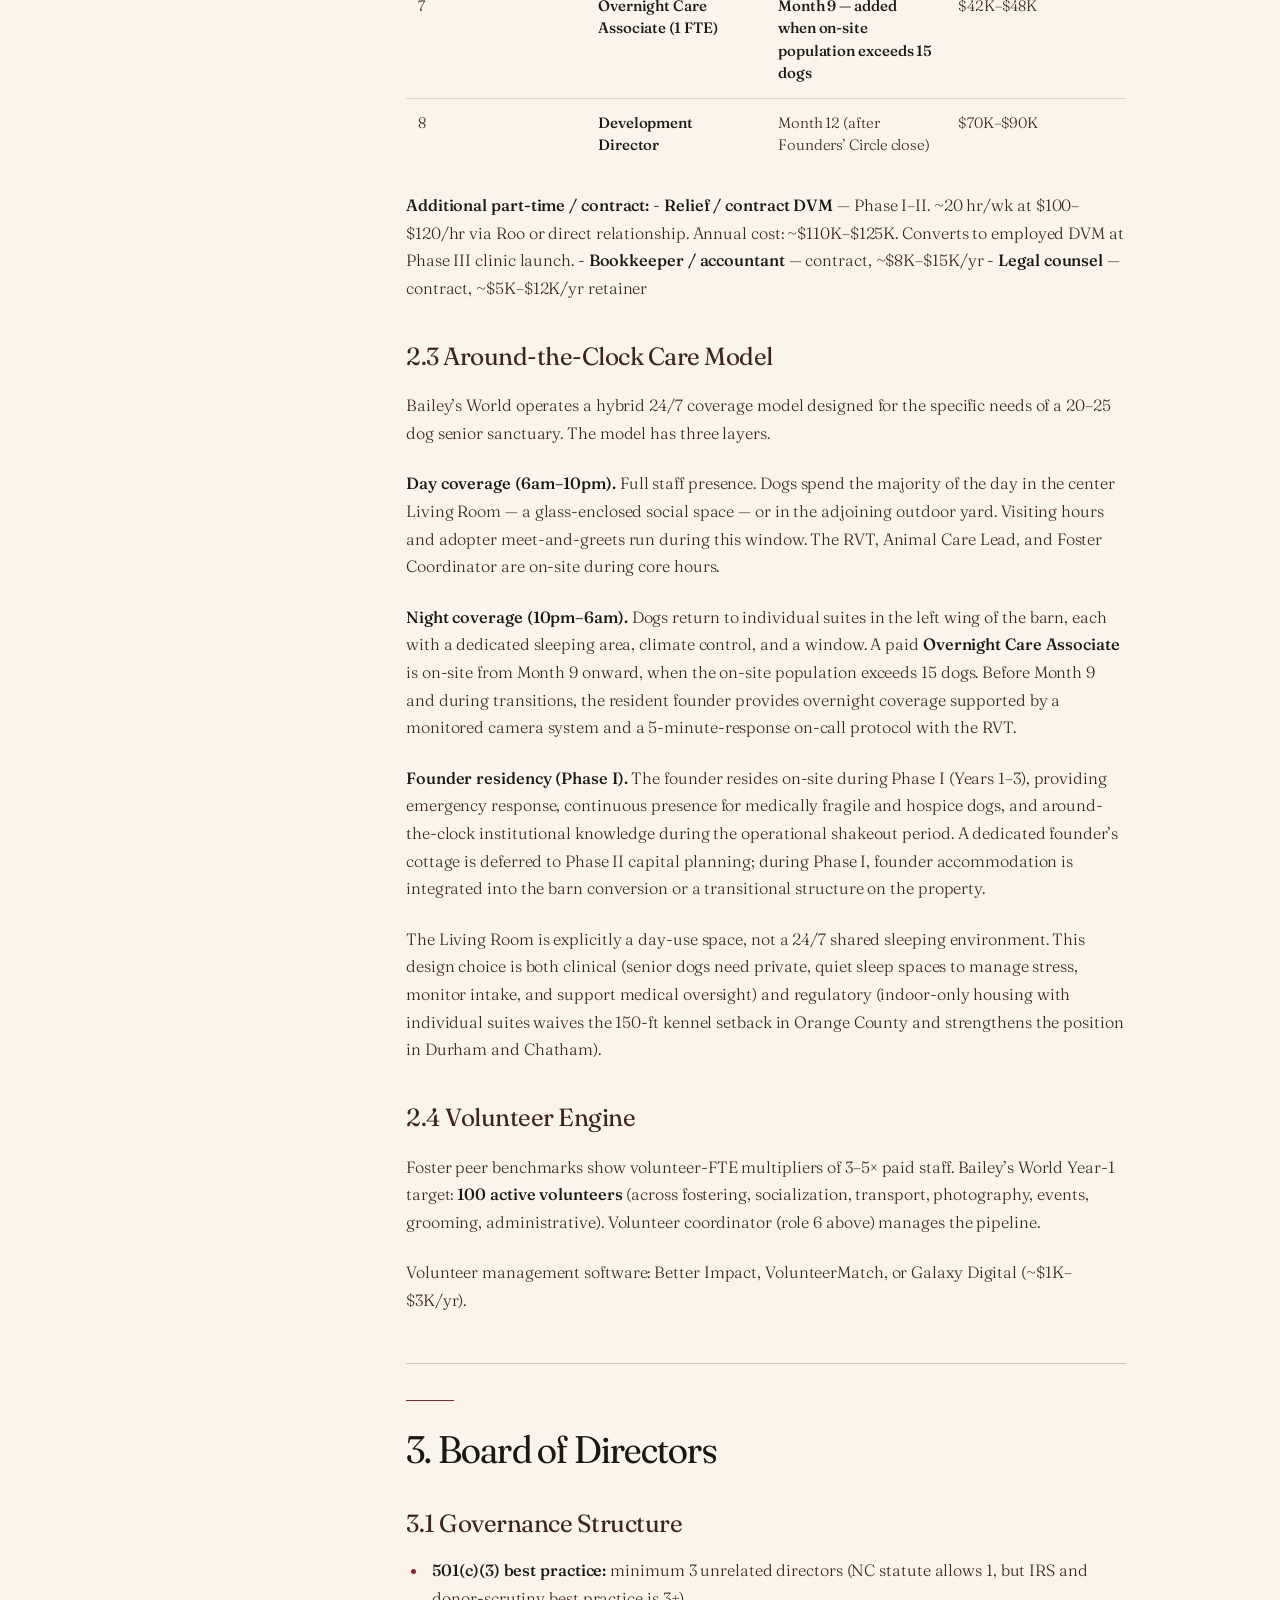
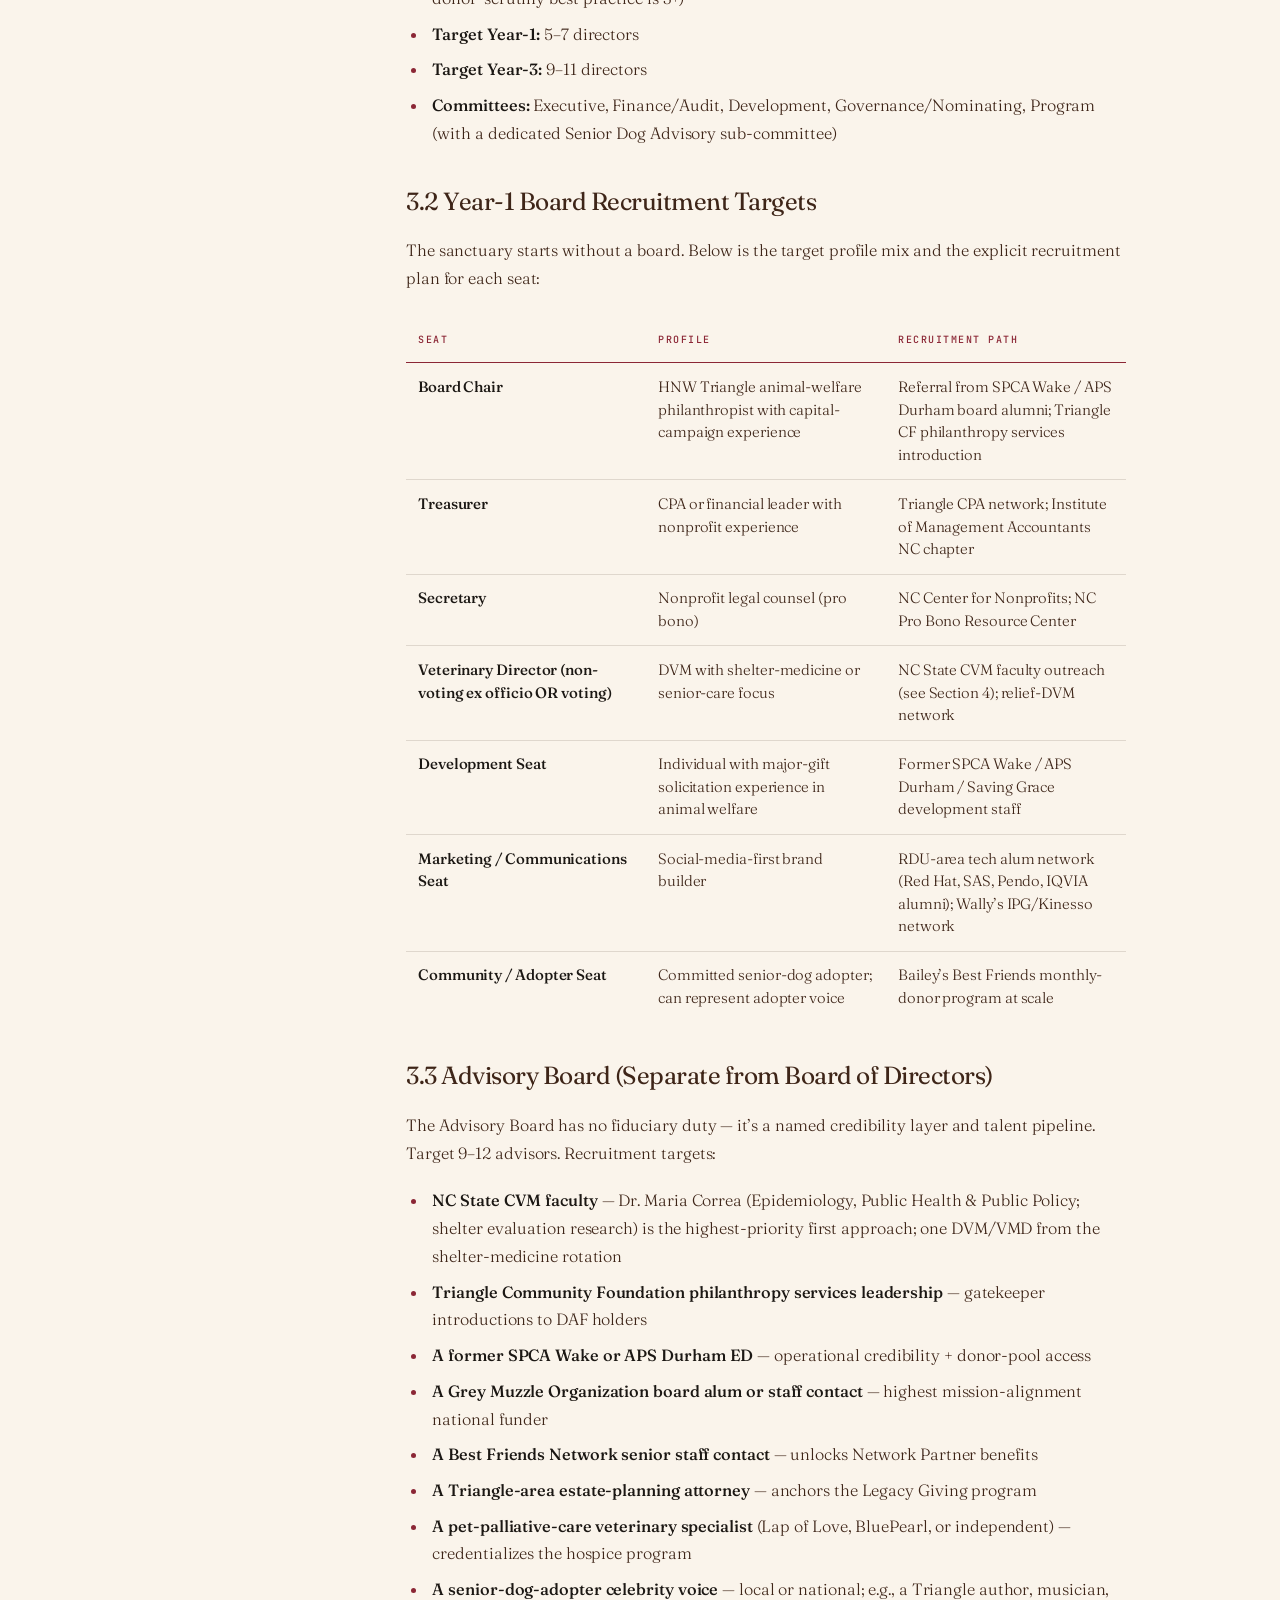
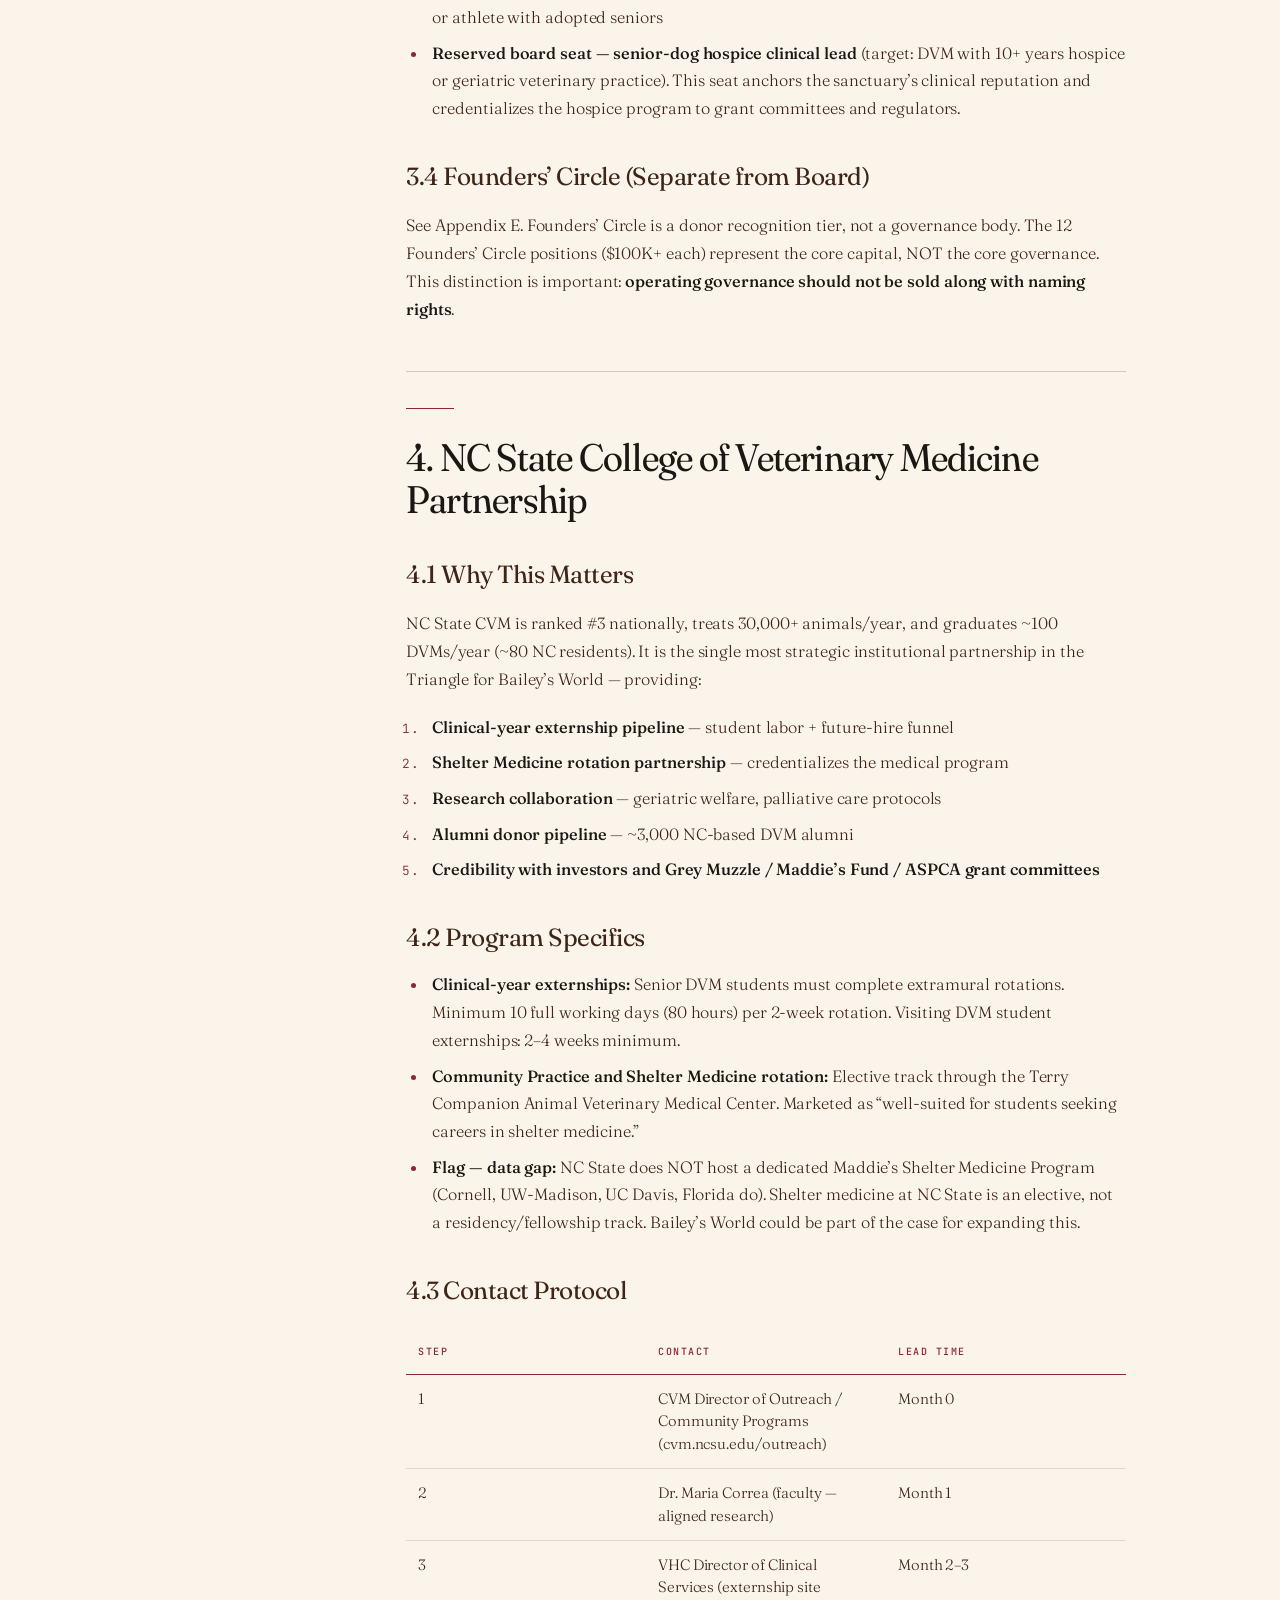
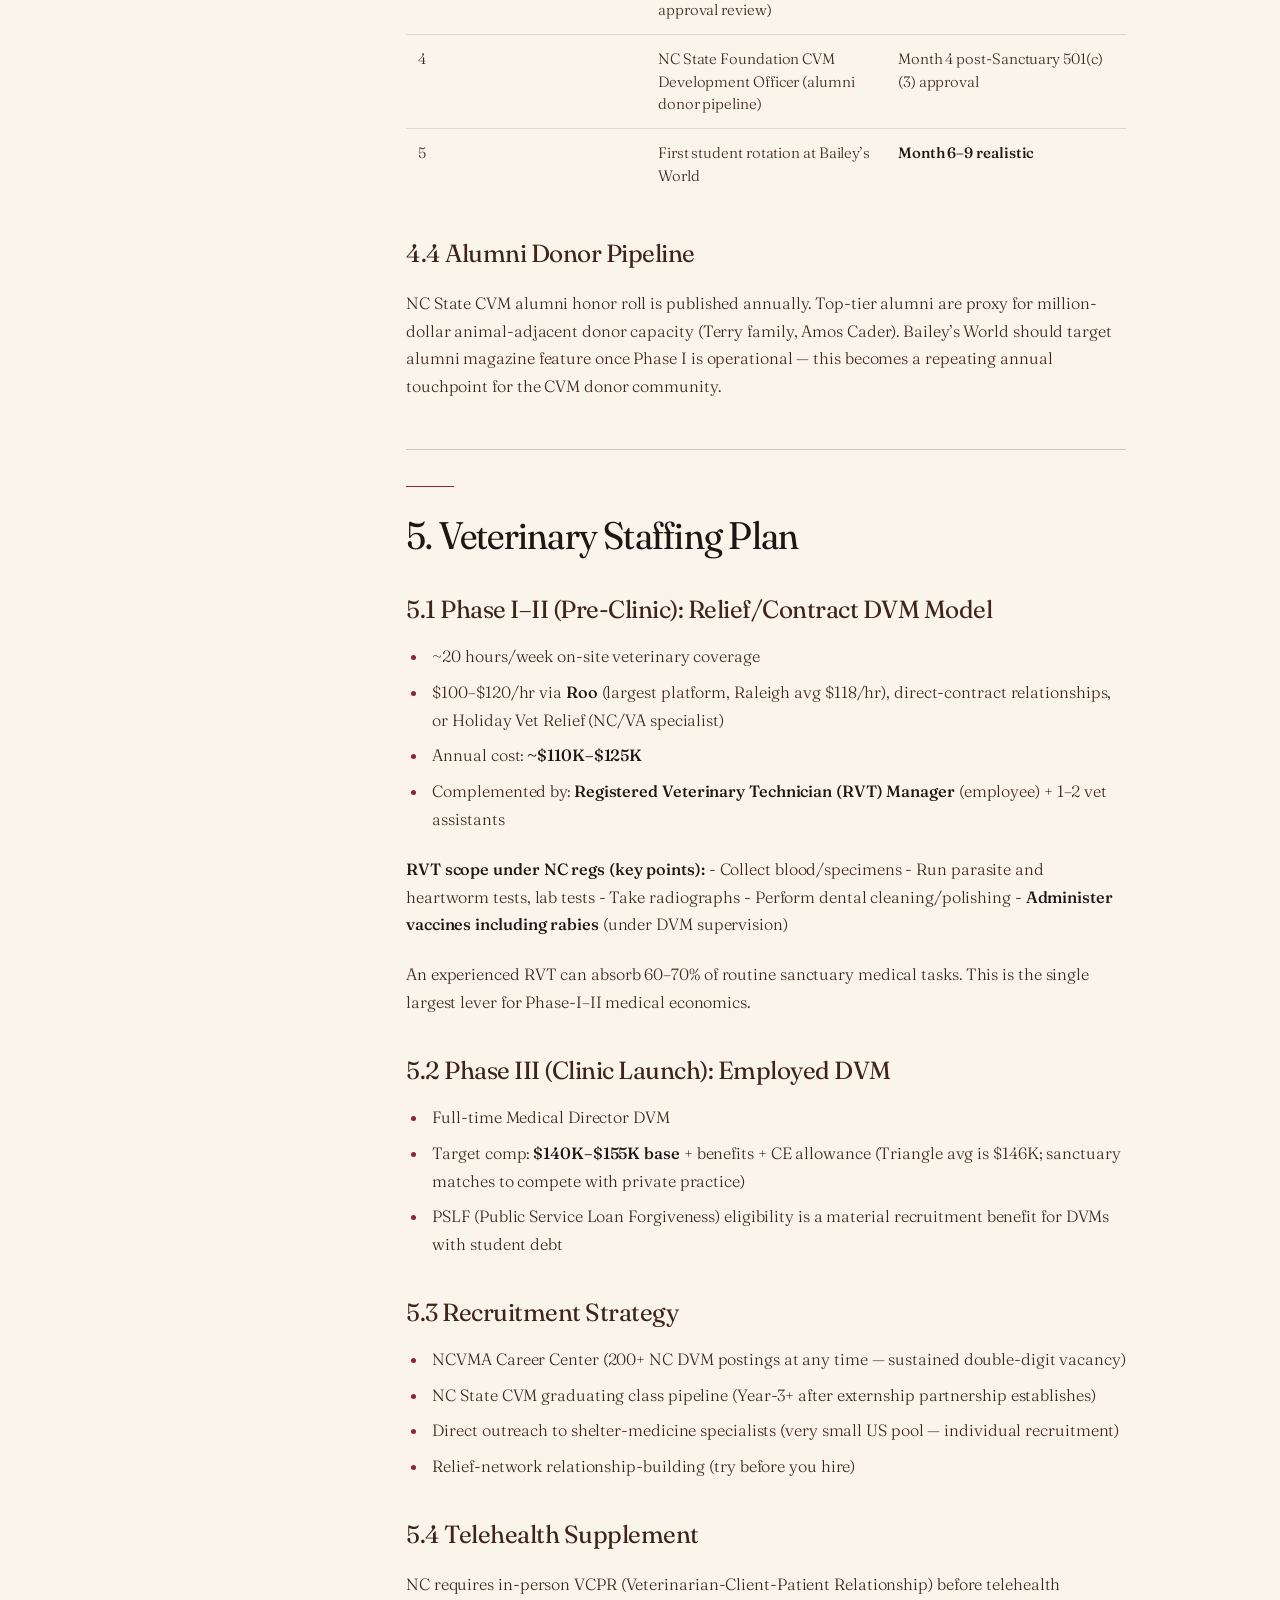
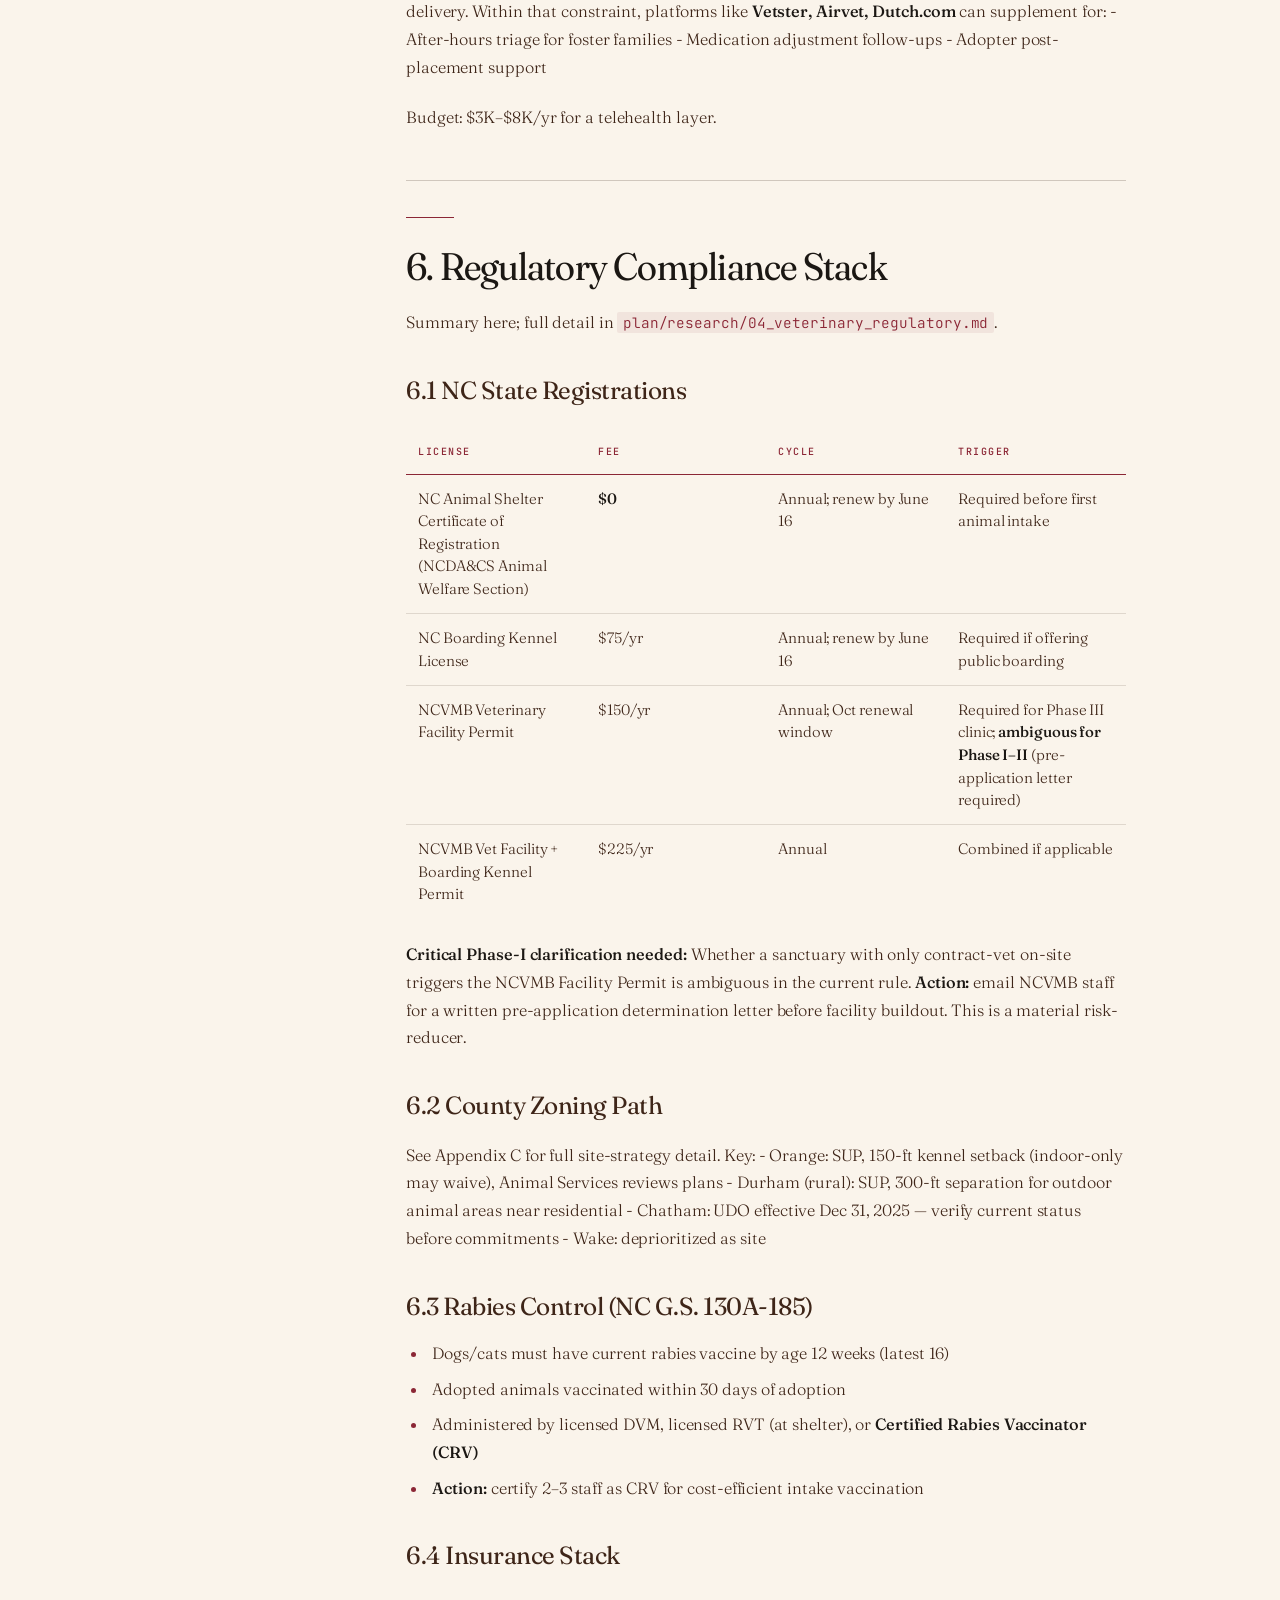
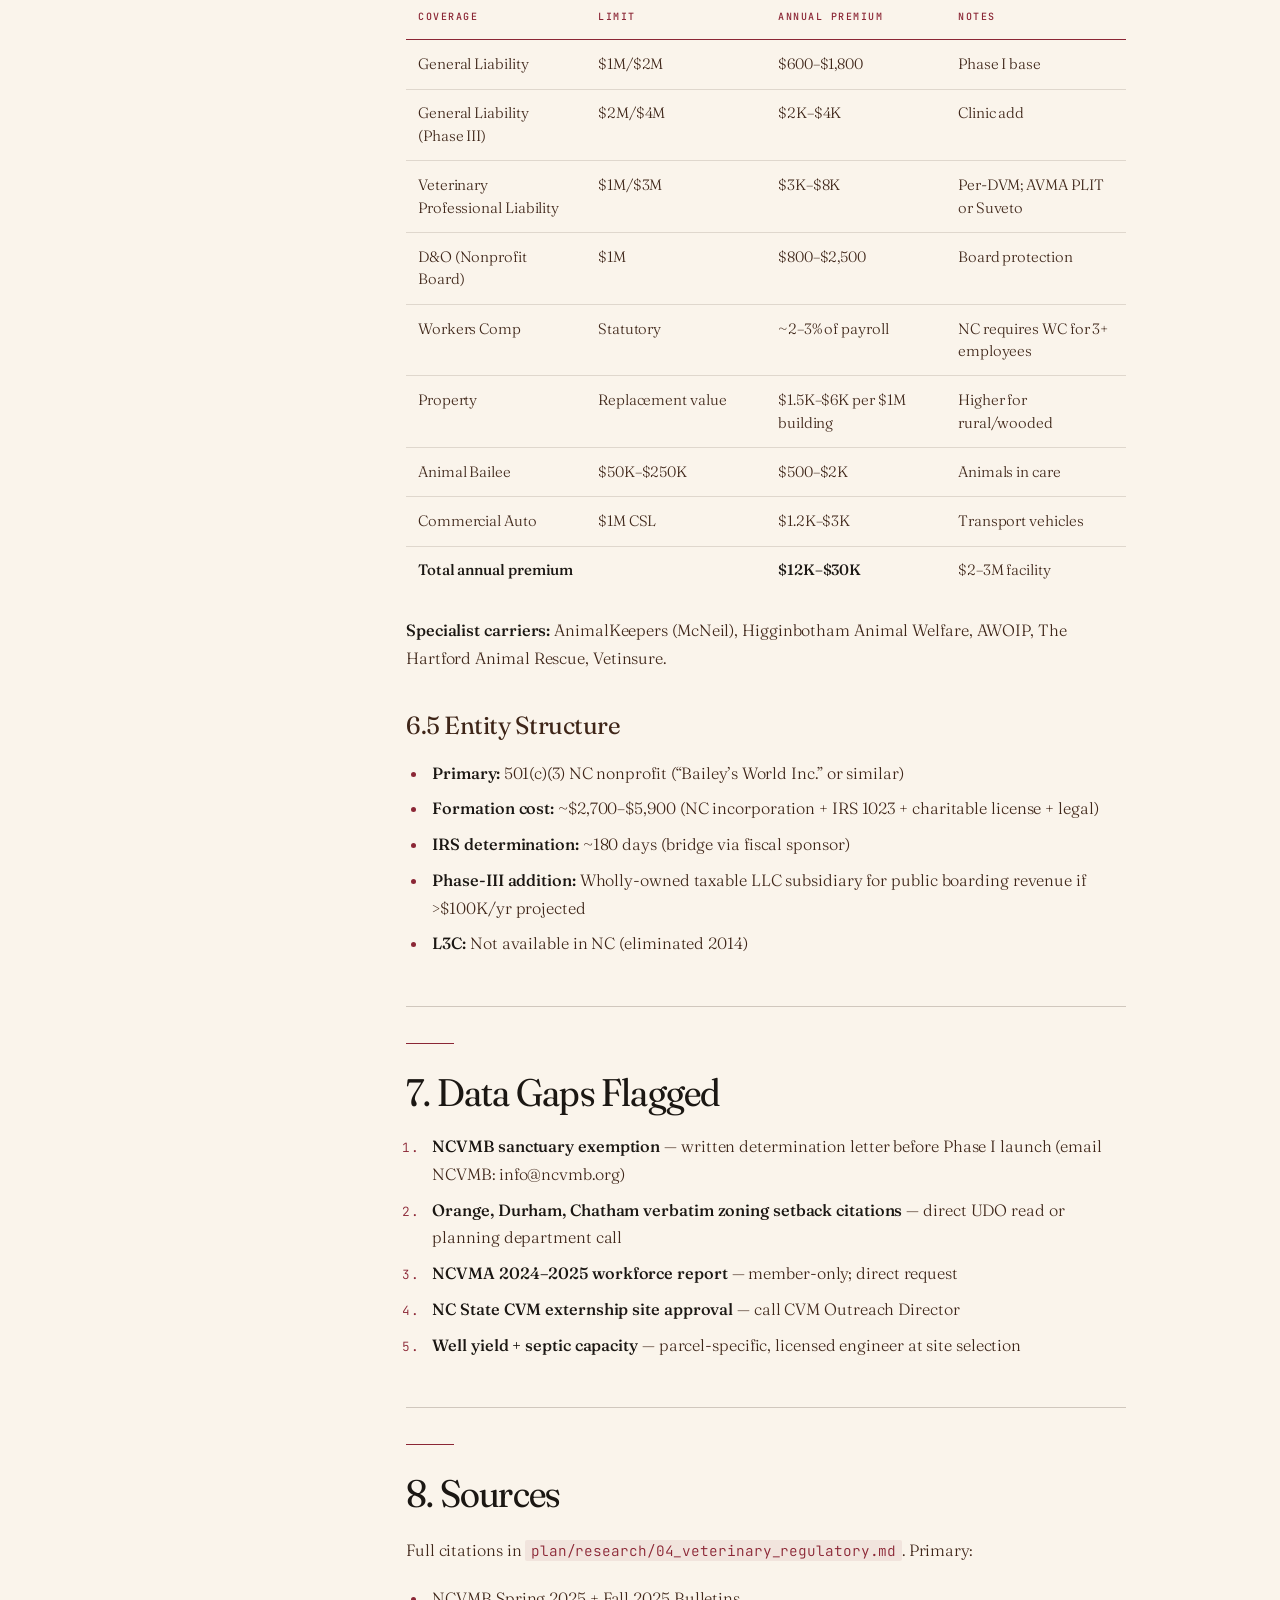
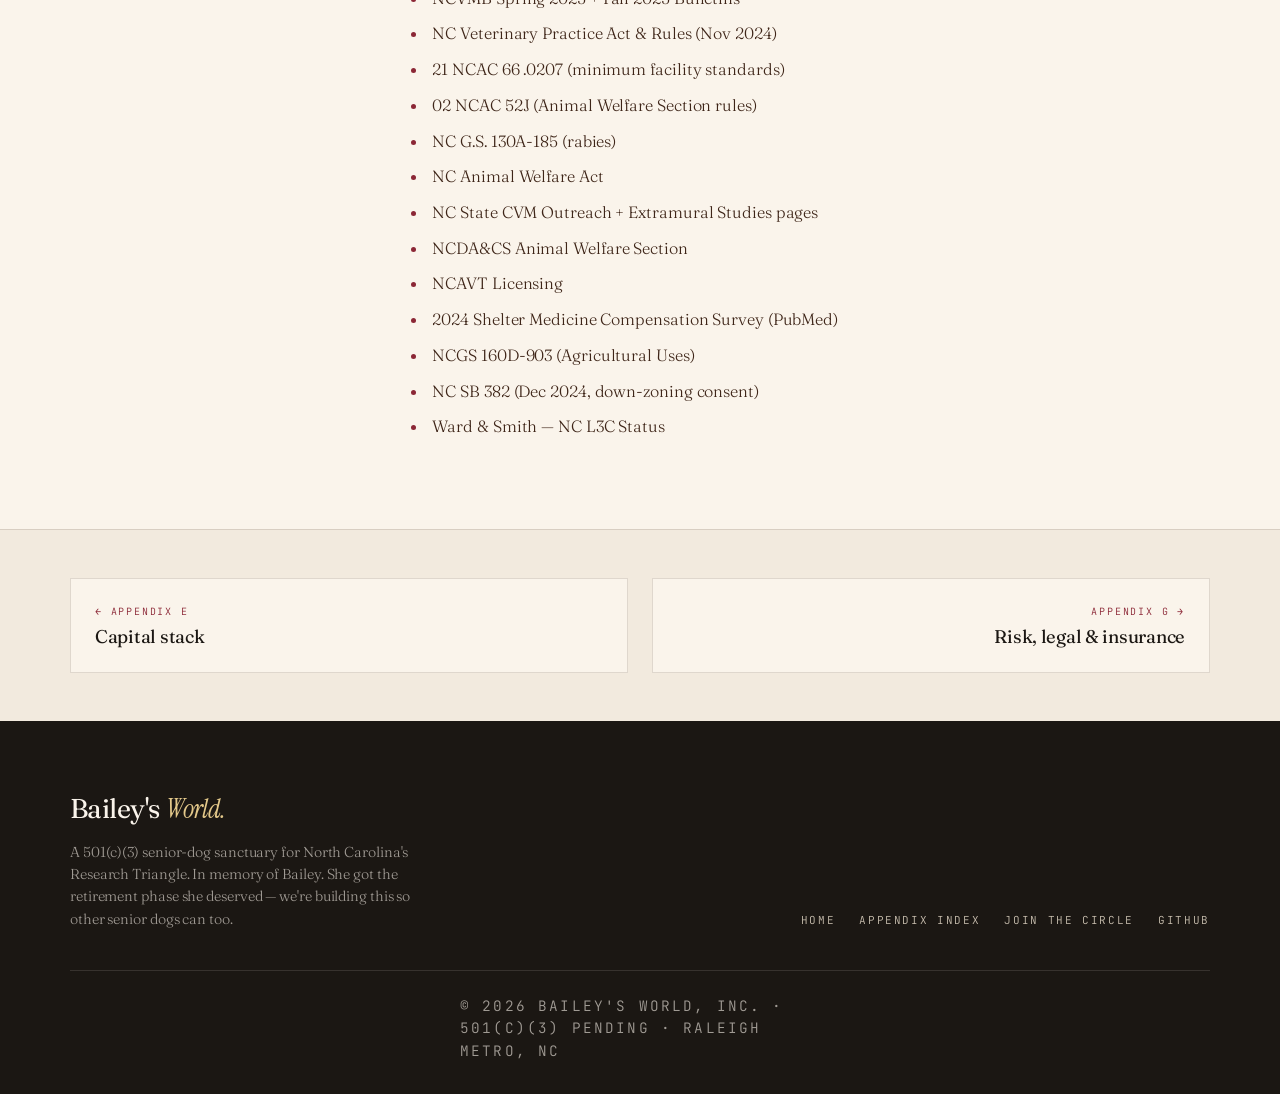
<file: plan/F_team_governance_vet.html>
<!DOCTYPE html>
<html lang="en">
<head>
<meta charset="UTF-8" />
<meta name="viewport" content="width=device-width, initial-scale=1.0" />
<title>Team, governance & veterinary — Bailey's World</title>
<meta name="description" content="Founder, Year-1 hiring roadmap, board/advisory recruitment, NC State CVM partnership, vet staffing, NCVMB compliance." />
<meta property="og:title" content="Team, governance & veterinary — Bailey's World" />
<meta property="og:description" content="Founder, Year-1 hiring roadmap, board/advisory recruitment, NC State CVM partnership, vet staffing, NCVMB compliance." />
<meta property="og:type" content="article" />
<meta property="og:image" content="../media/bailey.jpg" />
<link rel="icon" type="image/svg+xml" href="data:image/svg+xml,%3Csvg xmlns='http://www.w3.org/2000/svg' viewBox='0 0 32 32'%3E%3Cpath fill='%238B2635' d='M12 6c-1.7 0-3 1.3-3 3s1.3 3 3 3 3-1.3 3-3-1.3-3-3-3zm8 0c-1.7 0-3 1.3-3 3s1.3 3 3 3 3-1.3 3-3-1.3-3-3-3zM7 13c-1.7 0-3 1.3-3 3s1.3 3 3 3 3-1.3 3-3-1.3-3-3-3zm18 0c-1.7 0-3 1.3-3 3s1.3 3 3 3 3-1.3 3-3-1.3-3-3-3zm-9 3c-3.3 0-6 3.1-6 7 0 2.2 1.8 4 4 4h4c2.2 0 4-1.8 4-4 0-3.9-2.7-7-6-7z'/%3E%3C/svg%3E" />
<link rel="preconnect" href="https://fonts.googleapis.com" />
<link rel="preconnect" href="https://fonts.gstatic.com" crossorigin />
<link href="https://fonts.googleapis.com/css2?family=Fraunces:ital,opsz,wght,SOFT@0,9..144,300..900,100&family=Instrument+Serif:ital@0;1&family=JetBrains+Mono:wght@400;500&display=swap" rel="stylesheet" />
<link rel="stylesheet" href="appendix.css" />
</head>
<body>
<nav class="nav">
  <a href="../index.html" class="nav__logo">Bailey's <em>World</em></a>
  <div class="nav__links">
    <a href="index.html" class="nav__link">Appendices</a>
    <a href="../index.html" class="nav__link">Home</a>
  </div>
  <a href="../index.html#ask" class="nav__cta">Join the Circle</a>
</nav>

<article>
  <header class="paper__head">
    <div class="container">
      <p class="label paper__eyebrow">Appendix F</p>
      <h1 class="paper__title">Team, governance & veterinary</h1>
      <p class="paper__lede">Founder bio, year-one hiring roadmap, board and advisory recruitment targets, NC State CVM partnership, veterinary staffing and compliance.</p>
    </div>
  </header>

  <div class="paper__body">
    <aside class="toc" aria-label="Sections">
  <p class="toc__label">Sections</p>
  <ol><li><a href="#baileys-world-triangle-senior-dog-barn-sanctuary">Bailey’s World
/ Triangle Senior Dog Barn Sanctuary</a></li><li><a href="#founder">1. Founder</a></li><li><a href="#year-1-hiring-roadmap">2. Year-1 Hiring Roadmap</a></li><li><a href="#board-of-directors">3. Board of Directors</a></li><li><a href="#nc-state-college-of-veterinary-medicine-partnership">4. NC State
College of Veterinary Medicine Partnership</a></li><li><a href="#veterinary-staffing-plan">5. Veterinary Staffing Plan</a></li><li><a href="#regulatory-compliance-stack">6. Regulatory Compliance Stack</a></li><li><a href="#data-gaps-flagged">7. Data Gaps Flagged</a></li><li><a href="#sources">8. Sources</a></li></ol>
</aside>
    <div class="prose">
      
<h2  id="baileys-world-triangle-senior-dog-barn-sanctuary">Bailey’s World
/ Triangle Senior Dog Barn Sanctuary</h2>
<p><em>Supporting research:
<code>plan/research/04_veterinary_regulatory.md</code>,
<code>plan/research/02_peer_sanctuaries.md</code>.</em></p>
<hr />
<h2  id="founder">1. Founder</h2>
<p><strong>Wally Mostafa — Founder &amp; Executive Director</strong></p>
<p>UX leader turned AI builder. Director-level design leadership
experience scaling a team from 2 to 30 at Kinesso/IPG. Now building AI
tools and advising on AI-product strategy. Currently operating a partner
role at Hedgehox and a solo AI consultancy (One Block Away LLC).
Award-winning designer (Indigo 2022/2023, Red Dot 2021).</p>
<p>Wally adopted Bailey — a deaf senior dog — in 2020 when a
three-times-failed Mississippi transport led him to a Brooklyn
surrender. Bailey and Wally spent six years together until her death at
15 in early 2026. The sanctuary is named in her memory.</p>
<p><strong>Why Wally founds and leads this:</strong> - Lived the product
as an adopter — saw the shelter system’s operational weakness firsthand
(the failed Mississippi transports), experienced the senior-adoption
journey, and understands the emotional contract the organization has to
fulfill - Operational management experience — building and leading
cross-functional teams of 30+ in high-stakes, output-focused
environments - Narrative and design fluency — essential for the
social-media-driven fundraising flywheel that defines the category
(OFSDS’s 1.8M Facebook followers is the benchmark moat) - Relocated to
the Raleigh Metro area and is fully available for an operating role</p>
<p><strong>Commitment:</strong> Full-time Founder + Executive Director
role at Bailey’s World from the Phase-I launch. Targeted Year-1 ED
compensation: <strong>$95K–$110K</strong> (below Triangle nonprofit ED
comp benchmarks for an org at this stage — Wally is accepting the
below-market number as in-kind mission contribution for the first three
years).</p>
<p><strong>On-site residency (Phase I, Years 1–3):</strong> The founder
will reside on-site at the sanctuary during Phase I, providing emergency
response, continuous presence for medically fragile and hospice dogs,
and around-the-clock institutional knowledge during the operational
shakeout period. A dedicated founder’s cottage is deferred to Phase II
as part of the expansion capital plan; during Phase I, founder
accommodation is integrated into the barn conversion or a transitional
structure on the property.</p>
<hr />
<h2  id="year-1-hiring-roadmap">2. Year-1 Hiring Roadmap</h2>
<p>The sanctuary is starting solo-founder. Below is the staffing plan
that takes Bailey’s World from one person to operational at steady
state, with sequencing tied to Phase-I capital release.</p>
<h3 id="staffing-ratio-benchmarks-from-peer-990s">2.1 Staffing Ratio
Benchmarks (From Peer 990s)</h3>
<table>
<colgroup>
<col style="width: 25%" />
<col style="width: 25%" />
<col style="width: 25%" />
<col style="width: 25%" />
</colgroup>
<thead>
<tr>
<th>Peer</th>
<th>Staff</th>
<th>On-Site Dogs</th>
<th>Dogs per FTE</th>
</tr>
</thead>
<tbody>
<tr>
<td>Muttville</td>
<td>37</td>
<td>~70–100</td>
<td>2.7</td>
</tr>
<tr>
<td>Old Friends SDS</td>
<td>107</td>
<td>~120</td>
<td>1.1 (very high-intensity senior/hospice + content operation)</td>
</tr>
<tr>
<td>Frosted Faces</td>
<td>14</td>
<td>small + vet hospital</td>
<td>3–5</td>
</tr>
</tbody>
</table>
<p><strong>Industry standard (NACA):</strong> 15 min direct care per
animal per day = 1,500 min/day for 100 animals. Emergency shelter ideal:
2 staff per 25 animals. Real-world one-FTE-per-3-6-dogs at shelter-grade
intensity.</p>
<p><strong>Bailey’s World target at steady state:</strong> 8–12 FTE for
20–25 on-site + 25–40 fosters + medical + admin + content +
development.</p>
<h3 id="hiring-sequence">2.2 Hiring Sequence</h3>
<p><strong>Clinical staffing precedes all non-clinical hires.</strong>
The Vet Tech Manager is the first hire after the founder, enabling safe
intake from Month 2 onward and closing the medical-response gap that
would otherwise exist during the first half-year of operations. This is
the correct sequencing for any senior-dog sanctuary model that accepts
hospice and medically fragile intakes — which is the stated model
here.</p>
<table>
<colgroup>
<col style="width: 25%" />
<col style="width: 25%" />
<col style="width: 25%" />
<col style="width: 25%" />
</colgroup>
<thead>
<tr>
<th>Order</th>
<th>Role</th>
<th>Timing</th>
<th>Year-1 Comp (NC nonprofit benchmarks)</th>
</tr>
</thead>
<tbody>
<tr>
<td>1</td>
<td><strong>Founder + ED (Wally)</strong></td>
<td>Day 1</td>
<td>$95K–$110K</td>
</tr>
<tr>
<td>2</td>
<td><strong>Vet Tech Manager (RVT-licensed)</strong></td>
<td><strong>Month 1 — first clinical hire</strong></td>
<td>$55K–$65K (NC RVT avg $41K; premium for manager role)</td>
</tr>
<tr>
<td>3</td>
<td><strong>Foster Coordinator</strong></td>
<td>Month 3 (before first intake)</td>
<td>$50K–$58K</td>
</tr>
<tr>
<td>4</td>
<td><strong>Communications / Content Lead</strong></td>
<td>Month 3 (critical early for social flywheel)</td>
<td>$55K–$70K</td>
</tr>
<tr>
<td>5</td>
<td><strong>Animal Care Lead (full-time)</strong></td>
<td>Month 6</td>
<td>$40K–$48K</td>
</tr>
<tr>
<td>6</td>
<td><strong>Operations / Volunteer Coordinator</strong></td>
<td>Month 9</td>
<td>$48K–$55K</td>
</tr>
<tr>
<td>7</td>
<td><strong>Overnight Care Associate (1 FTE)</strong></td>
<td><strong>Month 9 — added when on-site population exceeds 15
dogs</strong></td>
<td>$42K–$48K</td>
</tr>
<tr>
<td>8</td>
<td><strong>Development Director</strong></td>
<td>Month 12 (after Founders’ Circle close)</td>
<td>$70K–$90K</td>
</tr>
</tbody>
</table>
<p><strong>Additional part-time / contract:</strong> - <strong>Relief /
contract DVM</strong> — Phase I–II. ~20 hr/wk at $100–$120/hr via Roo or
direct relationship. Annual cost: ~$110K–$125K. Converts to employed DVM
at Phase III clinic launch. - <strong>Bookkeeper / accountant</strong> —
contract, ~$8K–$15K/yr - <strong>Legal counsel</strong> — contract,
~$5K–$12K/yr retainer</p>
<h3 id="around-the-clock-care-model">2.3 Around-the-Clock Care
Model</h3>
<p>Bailey’s World operates a hybrid 24/7 coverage model designed for the
specific needs of a 20–25 dog senior sanctuary. The model has three
layers.</p>
<p><strong>Day coverage (6am–10pm).</strong> Full staff presence. Dogs
spend the majority of the day in the center Living Room — a
glass-enclosed social space — or in the adjoining outdoor yard. Visiting
hours and adopter meet-and-greets run during this window. The RVT,
Animal Care Lead, and Foster Coordinator are on-site during core
hours.</p>
<p><strong>Night coverage (10pm–6am).</strong> Dogs return to individual
suites in the left wing of the barn, each with a dedicated sleeping
area, climate control, and a window. A paid <strong>Overnight Care
Associate</strong> is on-site from Month 9 onward, when the on-site
population exceeds 15 dogs. Before Month 9 and during transitions, the
resident founder provides overnight coverage supported by a monitored
camera system and a 5-minute-response on-call protocol with the RVT.</p>
<p><strong>Founder residency (Phase I).</strong> The founder resides
on-site during Phase I (Years 1–3), providing emergency response,
continuous presence for medically fragile and hospice dogs, and
around-the-clock institutional knowledge during the operational shakeout
period. A dedicated founder’s cottage is deferred to Phase II capital
planning; during Phase I, founder accommodation is integrated into the
barn conversion or a transitional structure on the property.</p>
<p>The Living Room is explicitly a day-use space, not a 24/7 shared
sleeping environment. This design choice is both clinical (senior dogs
need private, quiet sleep spaces to manage stress, monitor intake, and
support medical oversight) and regulatory (indoor-only housing with
individual suites waives the 150-ft kennel setback in Orange County and
strengthens the position in Durham and Chatham).</p>
<h3 id="volunteer-engine">2.4 Volunteer Engine</h3>
<p>Foster peer benchmarks show volunteer-FTE multipliers of 3–5× paid
staff. Bailey’s World Year-1 target: <strong>100 active
volunteers</strong> (across fostering, socialization, transport,
photography, events, grooming, administrative). Volunteer coordinator
(role 6 above) manages the pipeline.</p>
<p>Volunteer management software: Better Impact, VolunteerMatch, or
Galaxy Digital (~$1K–$3K/yr).</p>
<hr />
<h2  id="board-of-directors">3. Board of Directors</h2>
<h3 id="governance-structure">3.1 Governance Structure</h3>
<ul>
<li><strong>501(c)(3) best practice:</strong> minimum 3 unrelated
directors (NC statute allows 1, but IRS and donor-scrutiny best practice
is 3+)</li>
<li><strong>Target Year-1:</strong> 5–7 directors</li>
<li><strong>Target Year-3:</strong> 9–11 directors</li>
<li><strong>Committees:</strong> Executive, Finance/Audit, Development,
Governance/Nominating, Program (with a dedicated Senior Dog Advisory
sub-committee)</li>
</ul>
<h3 id="year-1-board-recruitment-targets">3.2 Year-1 Board Recruitment
Targets</h3>
<p>The sanctuary starts without a board. Below is the target profile mix
and the explicit recruitment plan for each seat:</p>
<table>
<colgroup>
<col style="width: 33%" />
<col style="width: 33%" />
<col style="width: 33%" />
</colgroup>
<thead>
<tr>
<th>Seat</th>
<th>Profile</th>
<th>Recruitment Path</th>
</tr>
</thead>
<tbody>
<tr>
<td><strong>Board Chair</strong></td>
<td>HNW Triangle animal-welfare philanthropist with capital-campaign
experience</td>
<td>Referral from SPCA Wake / APS Durham board alumni; Triangle CF
philanthropy services introduction</td>
</tr>
<tr>
<td><strong>Treasurer</strong></td>
<td>CPA or financial leader with nonprofit experience</td>
<td>Triangle CPA network; Institute of Management Accountants NC
chapter</td>
</tr>
<tr>
<td><strong>Secretary</strong></td>
<td>Nonprofit legal counsel (pro bono)</td>
<td>NC Center for Nonprofits; NC Pro Bono Resource Center</td>
</tr>
<tr>
<td><strong>Veterinary Director (non-voting ex officio OR
voting)</strong></td>
<td>DVM with shelter-medicine or senior-care focus</td>
<td>NC State CVM faculty outreach (see Section 4); relief-DVM
network</td>
</tr>
<tr>
<td><strong>Development Seat</strong></td>
<td>Individual with major-gift solicitation experience in animal
welfare</td>
<td>Former SPCA Wake / APS Durham / Saving Grace development staff</td>
</tr>
<tr>
<td><strong>Marketing / Communications Seat</strong></td>
<td>Social-media-first brand builder</td>
<td>RDU-area tech alum network (Red Hat, SAS, Pendo, IQVIA alumni);
Wally’s IPG/Kinesso network</td>
</tr>
<tr>
<td><strong>Community / Adopter Seat</strong></td>
<td>Committed senior-dog adopter; can represent adopter voice</td>
<td>Bailey’s Best Friends monthly-donor program at scale</td>
</tr>
</tbody>
</table>
<h3 id="advisory-board-separate-from-board-of-directors">3.3 Advisory
Board (Separate from Board of Directors)</h3>
<p>The Advisory Board has no fiduciary duty — it’s a named credibility
layer and talent pipeline. Target 9–12 advisors. Recruitment
targets:</p>
<ul>
<li><strong>NC State CVM faculty</strong> — Dr. Maria Correa
(Epidemiology, Public Health &amp; Public Policy; shelter evaluation
research) is the highest-priority first approach; one DVM/VMD from the
shelter-medicine rotation</li>
<li><strong>Triangle Community Foundation philanthropy services
leadership</strong> — gatekeeper introductions to DAF holders</li>
<li><strong>A former SPCA Wake or APS Durham ED</strong> — operational
credibility + donor-pool access</li>
<li><strong>A Grey Muzzle Organization board alum or staff
contact</strong> — highest mission-alignment national funder</li>
<li><strong>A Best Friends Network senior staff contact</strong> —
unlocks Network Partner benefits</li>
<li><strong>A Triangle-area estate-planning attorney</strong> — anchors
the Legacy Giving program</li>
<li><strong>A pet-palliative-care veterinary specialist</strong> (Lap of
Love, BluePearl, or independent) — credentializes the hospice
program</li>
<li><strong>A senior-dog-adopter celebrity voice</strong> — local or
national; e.g., a Triangle author, musician, or athlete with adopted
seniors</li>
<li><strong>Reserved board seat — senior-dog hospice clinical
lead</strong> (target: DVM with 10+ years hospice or geriatric
veterinary practice). This seat anchors the sanctuary’s clinical
reputation and credentializes the hospice program to grant committees
and regulators.</li>
</ul>
<h3 id="founders-circle-separate-from-board">3.4 Founders’ Circle
(Separate from Board)</h3>
<p>See Appendix E. Founders’ Circle is a donor recognition tier, not a
governance body. The 12 Founders’ Circle positions ($100K+ each)
represent the core capital, NOT the core governance. This distinction is
important: <strong>operating governance should not be sold along with
naming rights</strong>.</p>
<hr />
<h2  id="nc-state-college-of-veterinary-medicine-partnership">4. NC State
College of Veterinary Medicine Partnership</h2>
<h3 id="why-this-matters">4.1 Why This Matters</h3>
<p>NC State CVM is ranked #3 nationally, treats 30,000+ animals/year,
and graduates ~100 DVMs/year (~80 NC residents). It is the single most
strategic institutional partnership in the Triangle for Bailey’s World —
providing:</p>
<ol type="1">
<li><strong>Clinical-year externship pipeline</strong> — student labor +
future-hire funnel</li>
<li><strong>Shelter Medicine rotation partnership</strong> —
credentializes the medical program</li>
<li><strong>Research collaboration</strong> — geriatric welfare,
palliative care protocols</li>
<li><strong>Alumni donor pipeline</strong> — ~3,000 NC-based DVM
alumni</li>
<li><strong>Credibility with investors and Grey Muzzle / Maddie’s Fund /
ASPCA grant committees</strong></li>
</ol>
<h3 id="program-specifics">4.2 Program Specifics</h3>
<ul>
<li><strong>Clinical-year externships:</strong> Senior DVM students must
complete extramural rotations. Minimum 10 full working days (80 hours)
per 2-week rotation. Visiting DVM student externships: 2–4 weeks
minimum.</li>
<li><strong>Community Practice and Shelter Medicine rotation:</strong>
Elective track through the Terry Companion Animal Veterinary Medical
Center. Marketed as “well-suited for students seeking careers in shelter
medicine.”</li>
<li><strong>Flag — data gap:</strong> NC State does NOT host a dedicated
Maddie’s Shelter Medicine Program (Cornell, UW-Madison, UC Davis,
Florida do). Shelter medicine at NC State is an elective, not a
residency/fellowship track. Bailey’s World could be part of the case for
expanding this.</li>
</ul>
<h3 id="contact-protocol">4.3 Contact Protocol</h3>
<table>
<colgroup>
<col style="width: 33%" />
<col style="width: 33%" />
<col style="width: 33%" />
</colgroup>
<thead>
<tr>
<th>Step</th>
<th>Contact</th>
<th>Lead Time</th>
</tr>
</thead>
<tbody>
<tr>
<td>1</td>
<td>CVM Director of Outreach / Community Programs
(cvm.ncsu.edu/outreach)</td>
<td>Month 0</td>
</tr>
<tr>
<td>2</td>
<td>Dr. Maria Correa (faculty — aligned research)</td>
<td>Month 1</td>
</tr>
<tr>
<td>3</td>
<td>VHC Director of Clinical Services (externship site approval
review)</td>
<td>Month 2–3</td>
</tr>
<tr>
<td>4</td>
<td>NC State Foundation CVM Development Officer (alumni donor
pipeline)</td>
<td>Month 4 post-Sanctuary 501(c)(3) approval</td>
</tr>
<tr>
<td>5</td>
<td>First student rotation at Bailey’s World</td>
<td><strong>Month 6–9 realistic</strong></td>
</tr>
</tbody>
</table>
<h3 id="alumni-donor-pipeline">4.4 Alumni Donor Pipeline</h3>
<p>NC State CVM alumni honor roll is published annually. Top-tier alumni
are proxy for million-dollar animal-adjacent donor capacity (Terry
family, Amos Cader). Bailey’s World should target alumni magazine
feature once Phase I is operational — this becomes a repeating annual
touchpoint for the CVM donor community.</p>
<hr />
<h2  id="veterinary-staffing-plan">5. Veterinary Staffing Plan</h2>
<h3 id="phase-iii-pre-clinic-reliefcontract-dvm-model">5.1 Phase I–II
(Pre-Clinic): Relief/Contract DVM Model</h3>
<ul>
<li>~20 hours/week on-site veterinary coverage</li>
<li>$100–$120/hr via <strong>Roo</strong> (largest platform, Raleigh avg
$118/hr), direct-contract relationships, or Holiday Vet Relief (NC/VA
specialist)</li>
<li>Annual cost: <strong>~$110K–$125K</strong></li>
<li>Complemented by: <strong>Registered Veterinary Technician (RVT)
Manager</strong> (employee) + 1–2 vet assistants</li>
</ul>
<p><strong>RVT scope under NC regs (key points):</strong> - Collect
blood/specimens - Run parasite and heartworm tests, lab tests - Take
radiographs - Perform dental cleaning/polishing - <strong>Administer
vaccines including rabies</strong> (under DVM supervision)</p>
<p>An experienced RVT can absorb 60–70% of routine sanctuary medical
tasks. This is the single largest lever for Phase-I–II medical
economics.</p>
<h3 id="phase-iii-clinic-launch-employed-dvm">5.2 Phase III (Clinic
Launch): Employed DVM</h3>
<ul>
<li>Full-time Medical Director DVM</li>
<li>Target comp: <strong>$140K–$155K base</strong> + benefits + CE
allowance (Triangle avg is $146K; sanctuary matches to compete with
private practice)</li>
<li>PSLF (Public Service Loan Forgiveness) eligibility is a material
recruitment benefit for DVMs with student debt</li>
</ul>
<h3 id="recruitment-strategy">5.3 Recruitment Strategy</h3>
<ul>
<li>NCVMA Career Center (200+ NC DVM postings at any time — sustained
double-digit vacancy)</li>
<li>NC State CVM graduating class pipeline (Year-3+ after externship
partnership establishes)</li>
<li>Direct outreach to shelter-medicine specialists (very small US pool
— individual recruitment)</li>
<li>Relief-network relationship-building (try before you hire)</li>
</ul>
<h3 id="telehealth-supplement">5.4 Telehealth Supplement</h3>
<p>NC requires in-person VCPR (Veterinarian-Client-Patient Relationship)
before telehealth delivery. Within that constraint, platforms like
<strong>Vetster, Airvet, Dutch.com</strong> can supplement for: -
After-hours triage for foster families - Medication adjustment
follow-ups - Adopter post-placement support</p>
<p>Budget: $3K–$8K/yr for a telehealth layer.</p>
<hr />
<h2  id="regulatory-compliance-stack">6. Regulatory Compliance Stack</h2>
<p>Summary here; full detail in
<code>plan/research/04_veterinary_regulatory.md</code>.</p>
<h3 id="nc-state-registrations">6.1 NC State Registrations</h3>
<table>
<colgroup>
<col style="width: 25%" />
<col style="width: 25%" />
<col style="width: 25%" />
<col style="width: 25%" />
</colgroup>
<thead>
<tr>
<th>License</th>
<th>Fee</th>
<th>Cycle</th>
<th>Trigger</th>
</tr>
</thead>
<tbody>
<tr>
<td>NC Animal Shelter Certificate of Registration (NCDA&amp;CS Animal
Welfare Section)</td>
<td><strong>$0</strong></td>
<td>Annual; renew by June 16</td>
<td>Required before first animal intake</td>
</tr>
<tr>
<td>NC Boarding Kennel License</td>
<td>$75/yr</td>
<td>Annual; renew by June 16</td>
<td>Required if offering public boarding</td>
</tr>
<tr>
<td>NCVMB Veterinary Facility Permit</td>
<td>$150/yr</td>
<td>Annual; Oct renewal window</td>
<td>Required for Phase III clinic; <strong>ambiguous for Phase
I–II</strong> (pre-application letter required)</td>
</tr>
<tr>
<td>NCVMB Vet Facility + Boarding Kennel Permit</td>
<td>$225/yr</td>
<td>Annual</td>
<td>Combined if applicable</td>
</tr>
</tbody>
</table>
<p><strong>Critical Phase-I clarification needed:</strong> Whether a
sanctuary with only contract-vet on-site triggers the NCVMB Facility
Permit is ambiguous in the current rule. <strong>Action:</strong> email
NCVMB staff for a written pre-application determination letter before
facility buildout. This is a material risk-reducer.</p>
<h3 id="county-zoning-path">6.2 County Zoning Path</h3>
<p>See Appendix C for full site-strategy detail. Key: - Orange: SUP,
150-ft kennel setback (indoor-only may waive), Animal Services reviews
plans - Durham (rural): SUP, 300-ft separation for outdoor animal areas
near residential - Chatham: UDO effective Dec 31, 2025 — verify current
status before commitments - Wake: deprioritized as site</p>
<h3 id="rabies-control-nc-g.s.-130a-185">6.3 Rabies Control (NC G.S.
130A-185)</h3>
<ul>
<li>Dogs/cats must have current rabies vaccine by age 12 weeks (latest
16)</li>
<li>Adopted animals vaccinated within 30 days of adoption</li>
<li>Administered by licensed DVM, licensed RVT (at shelter), or
<strong>Certified Rabies Vaccinator (CRV)</strong></li>
<li><strong>Action:</strong> certify 2–3 staff as CRV for cost-efficient
intake vaccination</li>
</ul>
<h3 id="insurance-stack">6.4 Insurance Stack</h3>
<table>
<colgroup>
<col style="width: 25%" />
<col style="width: 25%" />
<col style="width: 25%" />
<col style="width: 25%" />
</colgroup>
<thead>
<tr>
<th>Coverage</th>
<th>Limit</th>
<th>Annual Premium</th>
<th>Notes</th>
</tr>
</thead>
<tbody>
<tr>
<td>General Liability</td>
<td>$1M/$2M</td>
<td>$600–$1,800</td>
<td>Phase I base</td>
</tr>
<tr>
<td>General Liability (Phase III)</td>
<td>$2M/$4M</td>
<td>$2K–$4K</td>
<td>Clinic add</td>
</tr>
<tr>
<td>Veterinary Professional Liability</td>
<td>$1M/$3M</td>
<td>$3K–$8K</td>
<td>Per-DVM; AVMA PLIT or Suveto</td>
</tr>
<tr>
<td>D&amp;O (Nonprofit Board)</td>
<td>$1M</td>
<td>$800–$2,500</td>
<td>Board protection</td>
</tr>
<tr>
<td>Workers Comp</td>
<td>Statutory</td>
<td>~2–3% of payroll</td>
<td>NC requires WC for 3+ employees</td>
</tr>
<tr>
<td>Property</td>
<td>Replacement value</td>
<td>$1.5K–$6K per $1M building</td>
<td>Higher for rural/wooded</td>
</tr>
<tr>
<td>Animal Bailee</td>
<td>$50K–$250K</td>
<td>$500–$2K</td>
<td>Animals in care</td>
</tr>
<tr>
<td>Commercial Auto</td>
<td>$1M CSL</td>
<td>$1.2K–$3K</td>
<td>Transport vehicles</td>
</tr>
<tr>
<td><strong>Total annual premium</strong></td>
<td></td>
<td><strong>$12K–$30K</strong></td>
<td>$2–3M facility</td>
</tr>
</tbody>
</table>
<p><strong>Specialist carriers:</strong> AnimalKeepers (McNeil),
Higginbotham Animal Welfare, AWOIP, The Hartford Animal Rescue,
Vetinsure.</p>
<h3 id="entity-structure">6.5 Entity Structure</h3>
<ul>
<li><strong>Primary:</strong> 501(c)(3) NC nonprofit (“Bailey’s World
Inc.” or similar)</li>
<li><strong>Formation cost:</strong> ~$2,700–$5,900 (NC incorporation +
IRS 1023 + charitable license + legal)</li>
<li><strong>IRS determination:</strong> ~180 days (bridge via fiscal
sponsor)</li>
<li><strong>Phase-III addition:</strong> Wholly-owned taxable LLC
subsidiary for public boarding revenue if &gt;$100K/yr projected</li>
<li><strong>L3C:</strong> Not available in NC (eliminated 2014)</li>
</ul>
<hr />
<h2  id="data-gaps-flagged">7. Data Gaps Flagged</h2>
<ol type="1">
<li><strong>NCVMB sanctuary exemption</strong> — written determination
letter before Phase I launch (email NCVMB: info@ncvmb.org)</li>
<li><strong>Orange, Durham, Chatham verbatim zoning setback
citations</strong> — direct UDO read or planning department call</li>
<li><strong>NCVMA 2024–2025 workforce report</strong> — member-only;
direct request</li>
<li><strong>NC State CVM externship site approval</strong> — call CVM
Outreach Director</li>
<li><strong>Well yield + septic capacity</strong> — parcel-specific,
licensed engineer at site selection</li>
</ol>
<hr />
<h2  id="sources">8. Sources</h2>
<p>Full citations in
<code>plan/research/04_veterinary_regulatory.md</code>. Primary:</p>
<ul>
<li>NCVMB Spring 2025 + Fall 2025 Bulletins</li>
<li>NC Veterinary Practice Act &amp; Rules (Nov 2024)</li>
<li>21 NCAC 66 .0207 (minimum facility standards)</li>
<li>02 NCAC 52J (Animal Welfare Section rules)</li>
<li>NC G.S. 130A-185 (rabies)</li>
<li>NC Animal Welfare Act</li>
<li>NC State CVM Outreach + Extramural Studies pages</li>
<li>NCDA&amp;CS Animal Welfare Section</li>
<li>NCAVT Licensing</li>
<li>2024 Shelter Medicine Compensation Survey (PubMed)</li>
<li>NCGS 160D-903 (Agricultural Uses)</li>
<li>NC SB 382 (Dec 2024, down-zoning consent)</li>
<li>Ward &amp; Smith — NC L3C Status</li>
</ul>

    </div>
  </div>

  <footer class="paper__foot">
    <nav class="paper__nav" aria-label="Appendix navigation">
      <a href="E_capital_stack.html" class="prev">
  <span class="paper__nav__label">← Appendix E</span>
  <span class="paper__nav__title">Capital stack</span>
</a>
      <a href="G_risk_legal_insurance.html" class="next">
  <span class="paper__nav__label">Appendix G →</span>
  <span class="paper__nav__title">Risk, legal & insurance</span>
</a>
    </nav>
  </footer>
</article>


<footer class="site-foot">
  <div class="site-foot__inner">
    <div>
      <h3>Bailey's <em>World.</em></h3>
      <p>A 501(c)(3) senior-dog sanctuary for North Carolina's Research Triangle. In memory of Bailey. She got the retirement phase she deserved — we're building this so other senior dogs can too.</p>
    </div>
    <nav class="site-foot__nav">
      <a href="../index.html">Home</a>
      <a href="index.html">Appendix index</a>
      <a href="../index.html#ask">Join the Circle</a>
      <a href="https://github.com/misterpavano/baileys-world" target="_blank" rel="noopener">GitHub</a>
    </nav>
  </div>
  <p class="site-foot__legal">© 2026 Bailey's World, Inc. · 501(c)(3) pending · Raleigh Metro, NC</p>
</footer>

<script>
// Active-section highlight in the TOC
const toc = document.querySelector('.toc');
const headings = document.querySelectorAll('.prose h2');
if (toc && headings.length) {
  const links = new Map();
  toc.querySelectorAll('a').forEach(a => {
    const id = a.getAttribute('href').replace('#', '');
    links.set(id, a);
  });
  const obs = new IntersectionObserver((entries) => {
    entries.forEach(e => {
      if (e.isIntersecting) {
        links.forEach(a => a.classList.remove('active'));
        const a = links.get(e.target.id);
        if (a) a.classList.add('active');
      }
    });
  }, { rootMargin: '-10% 0px -60% 0px' });
  headings.forEach(h => obs.observe(h));
}
// Wrap tables in horizontal-scroll containers for mobile
document.querySelectorAll('.prose table').forEach(table => {
  const wrap = document.createElement('div');
  wrap.className = 'table-scroll';
  table.parentNode.insertBefore(wrap, table);
  wrap.appendChild(table);
});
</script>
</body>
</html>
</file>
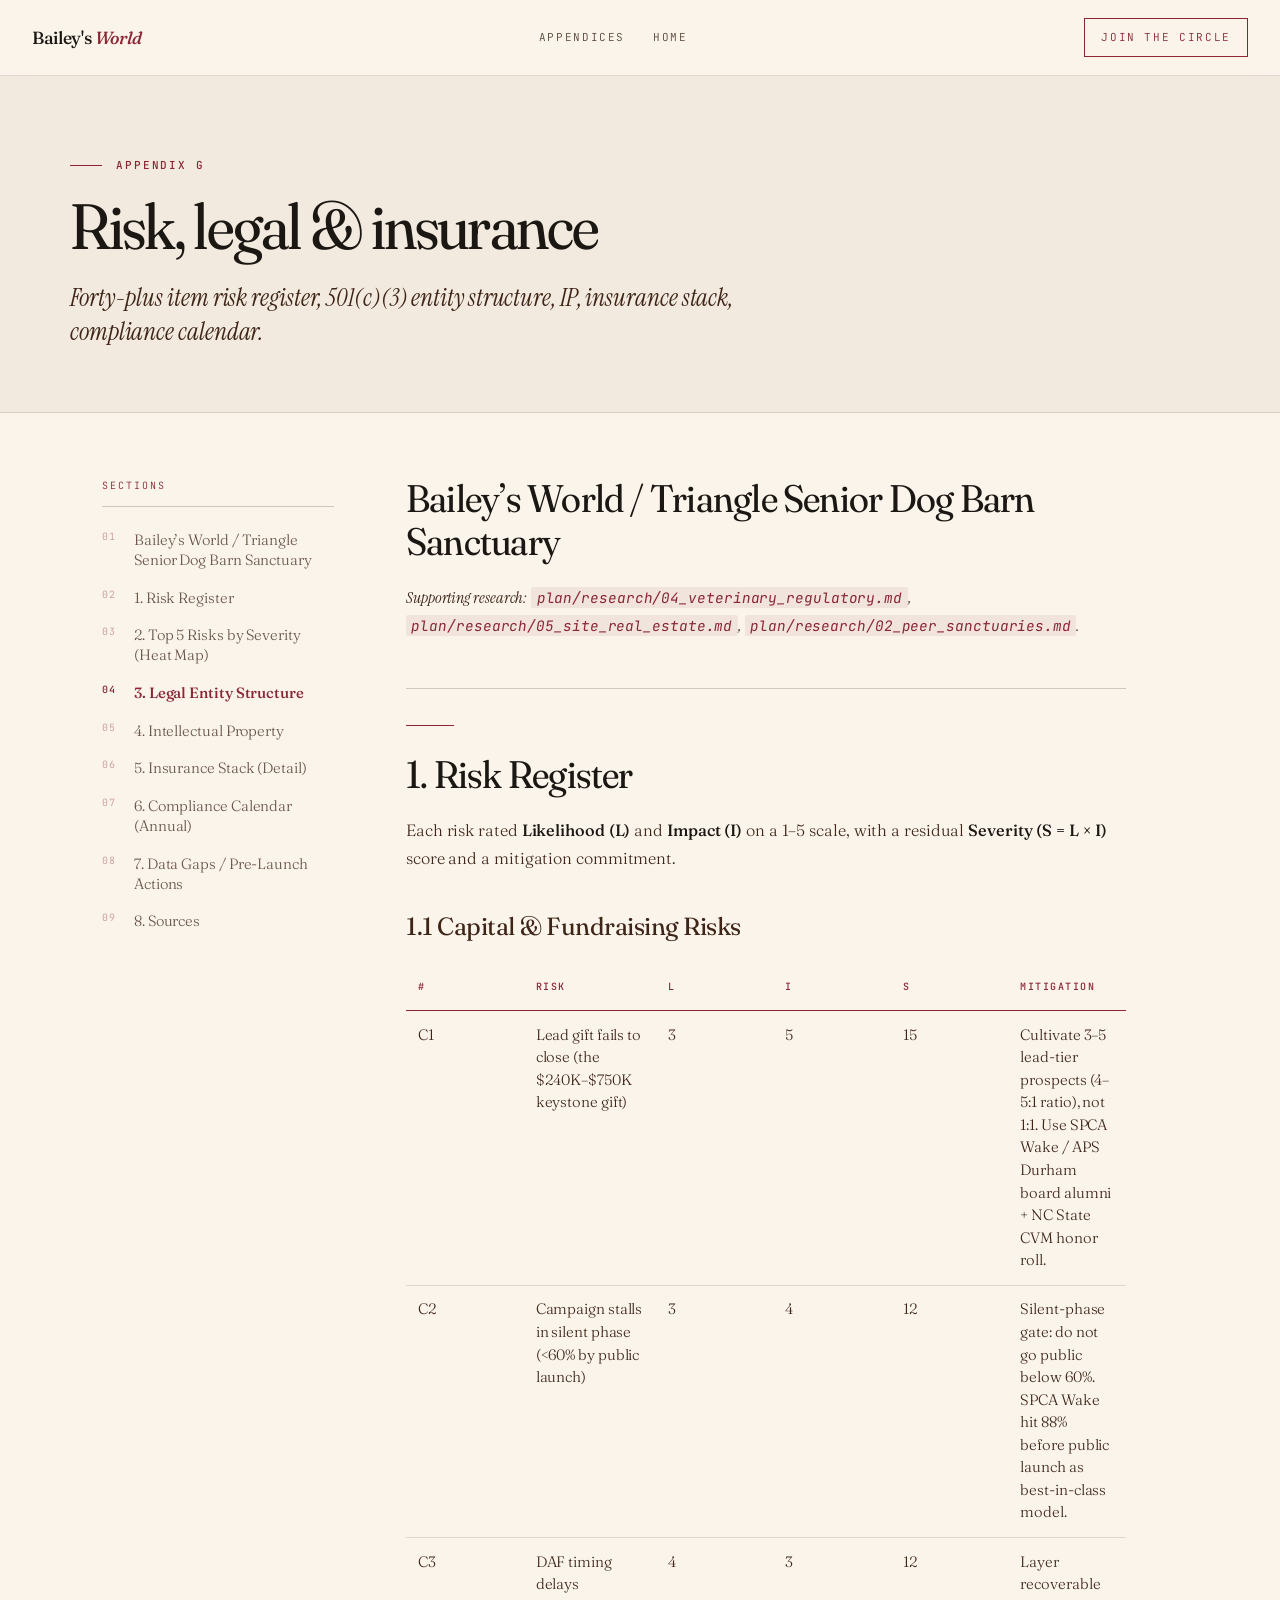
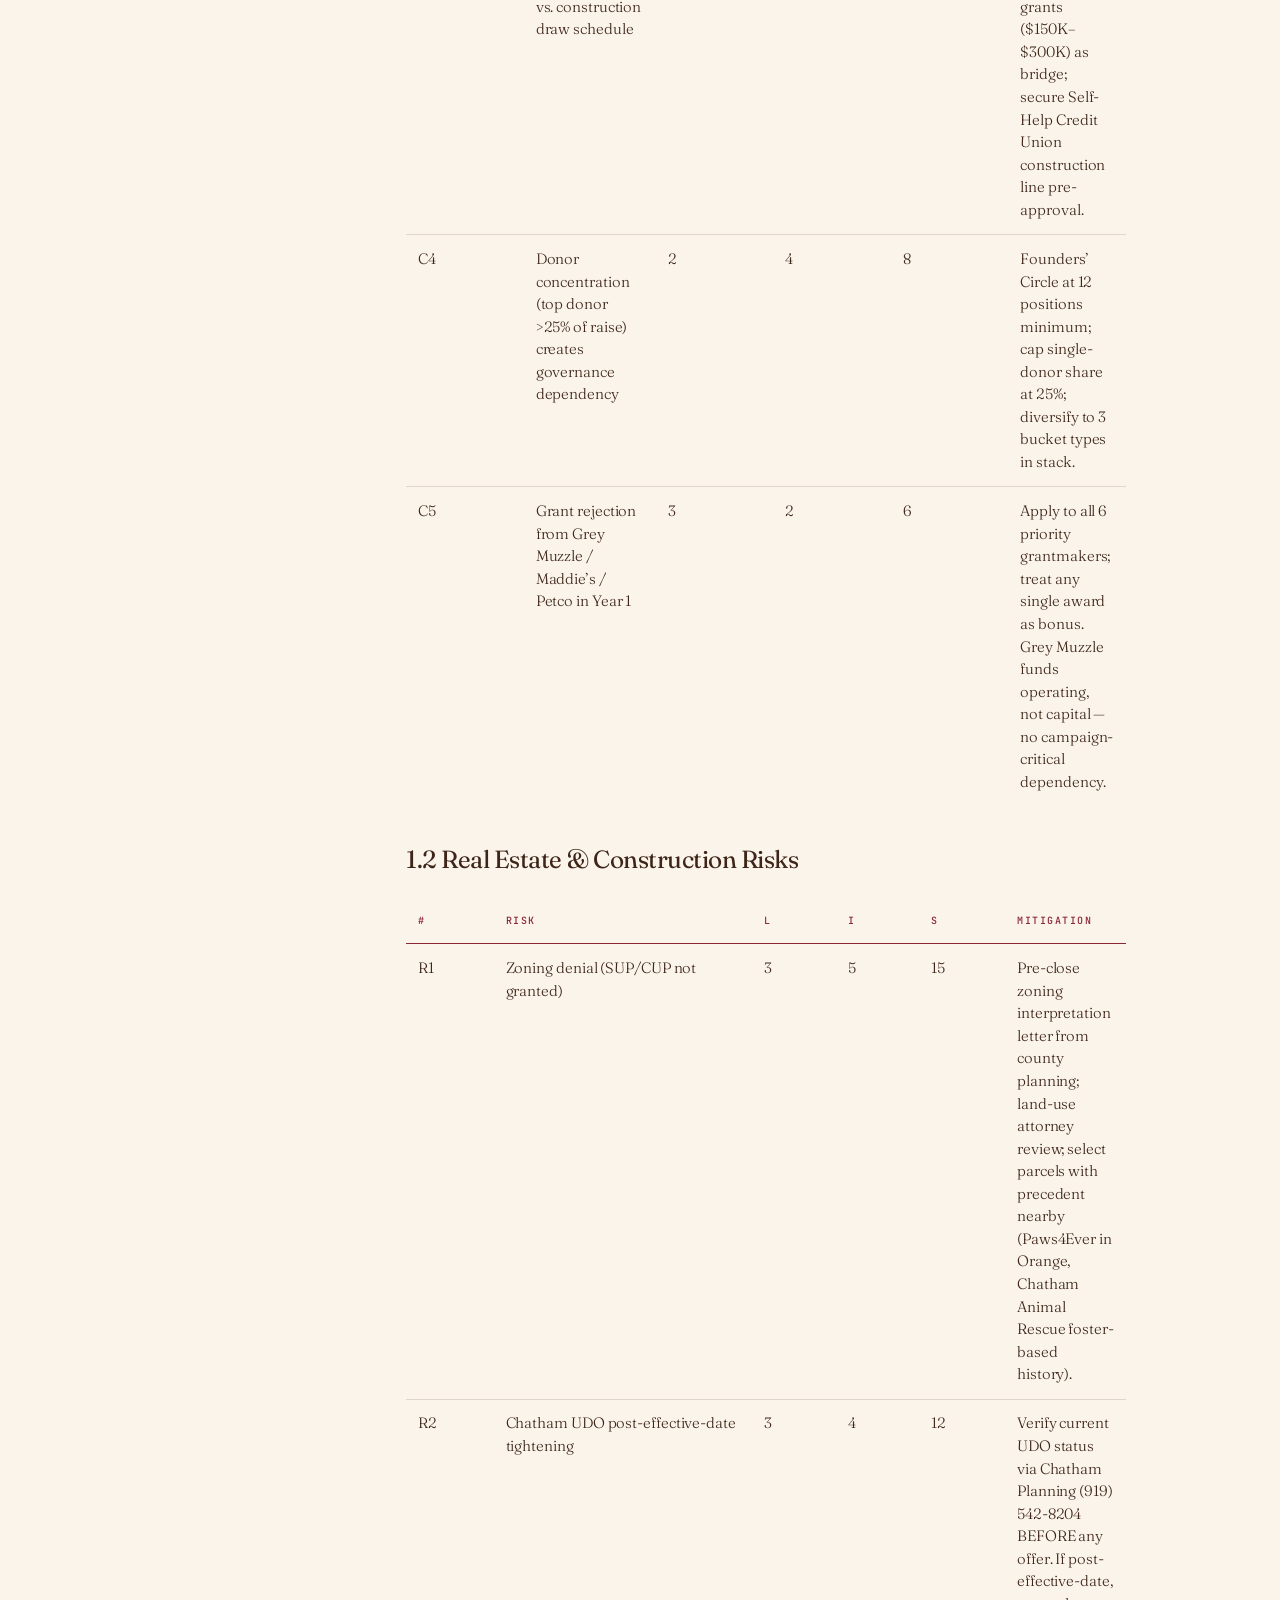
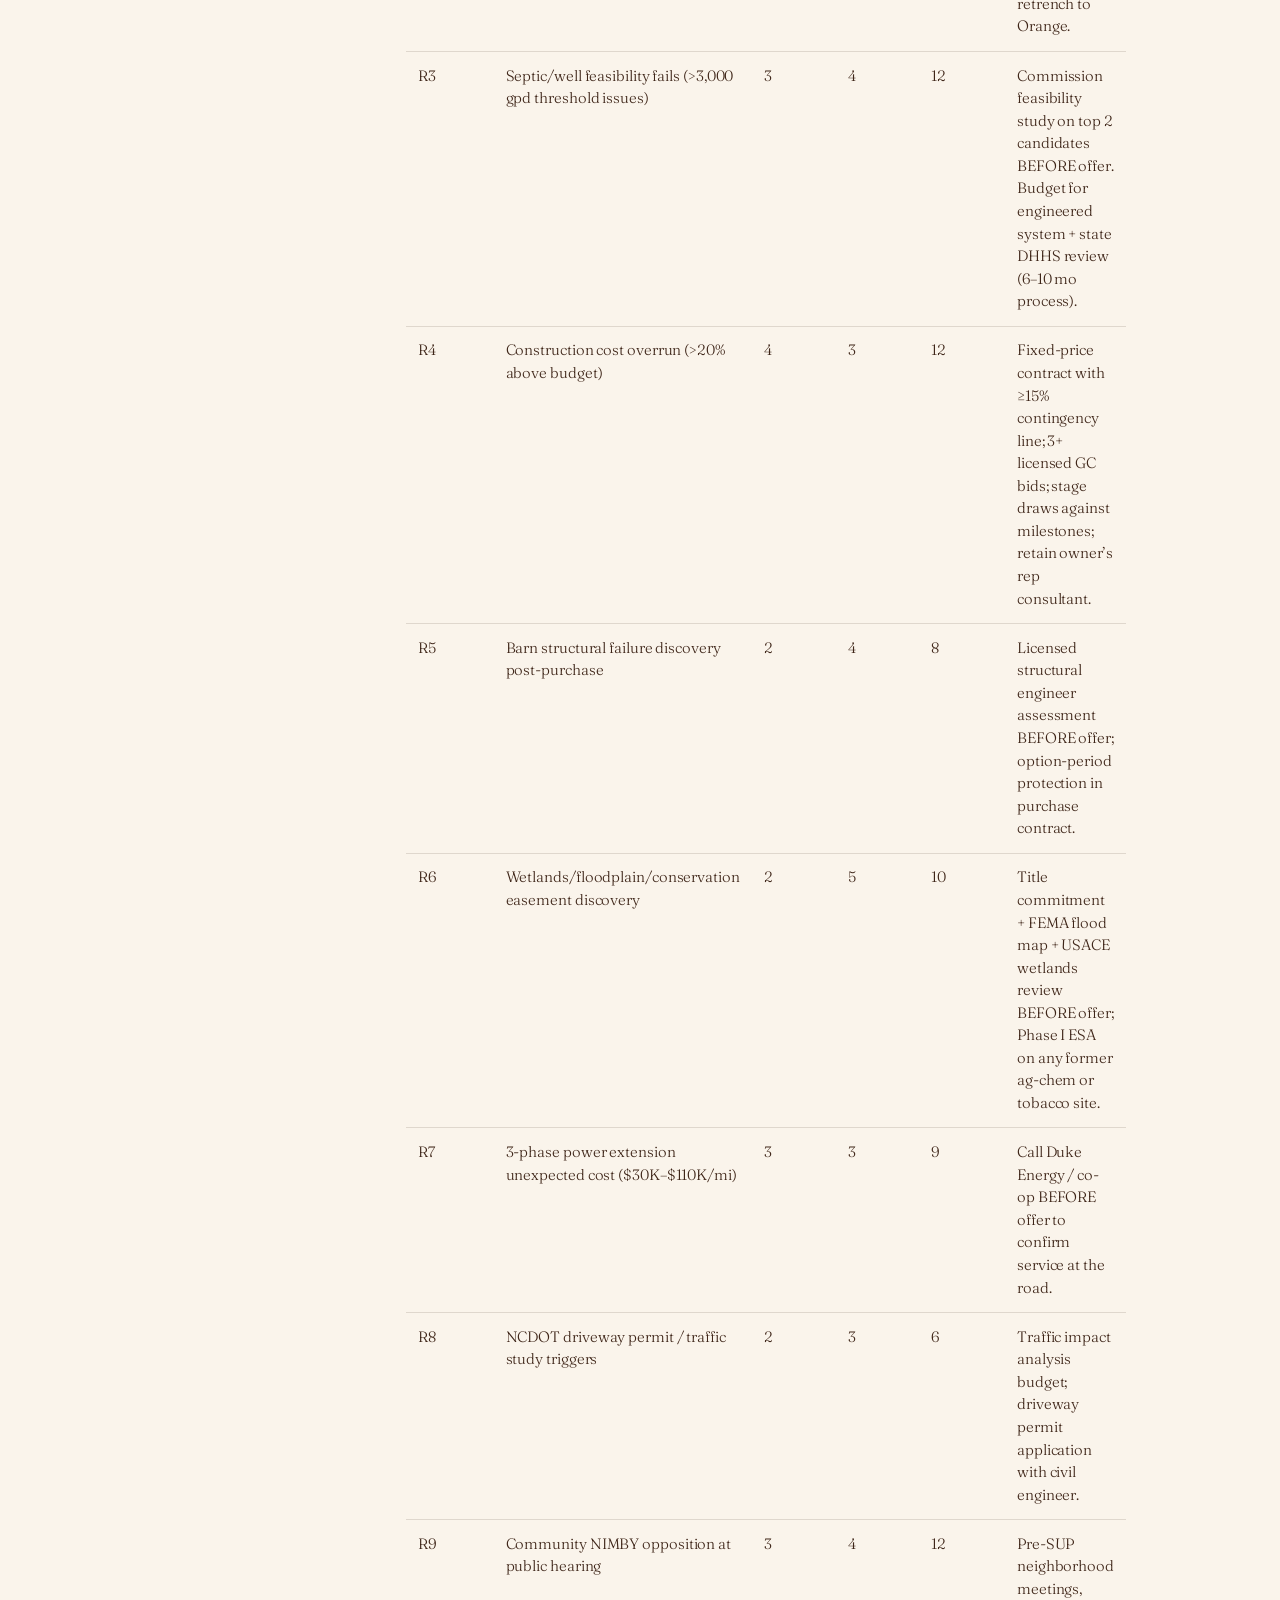
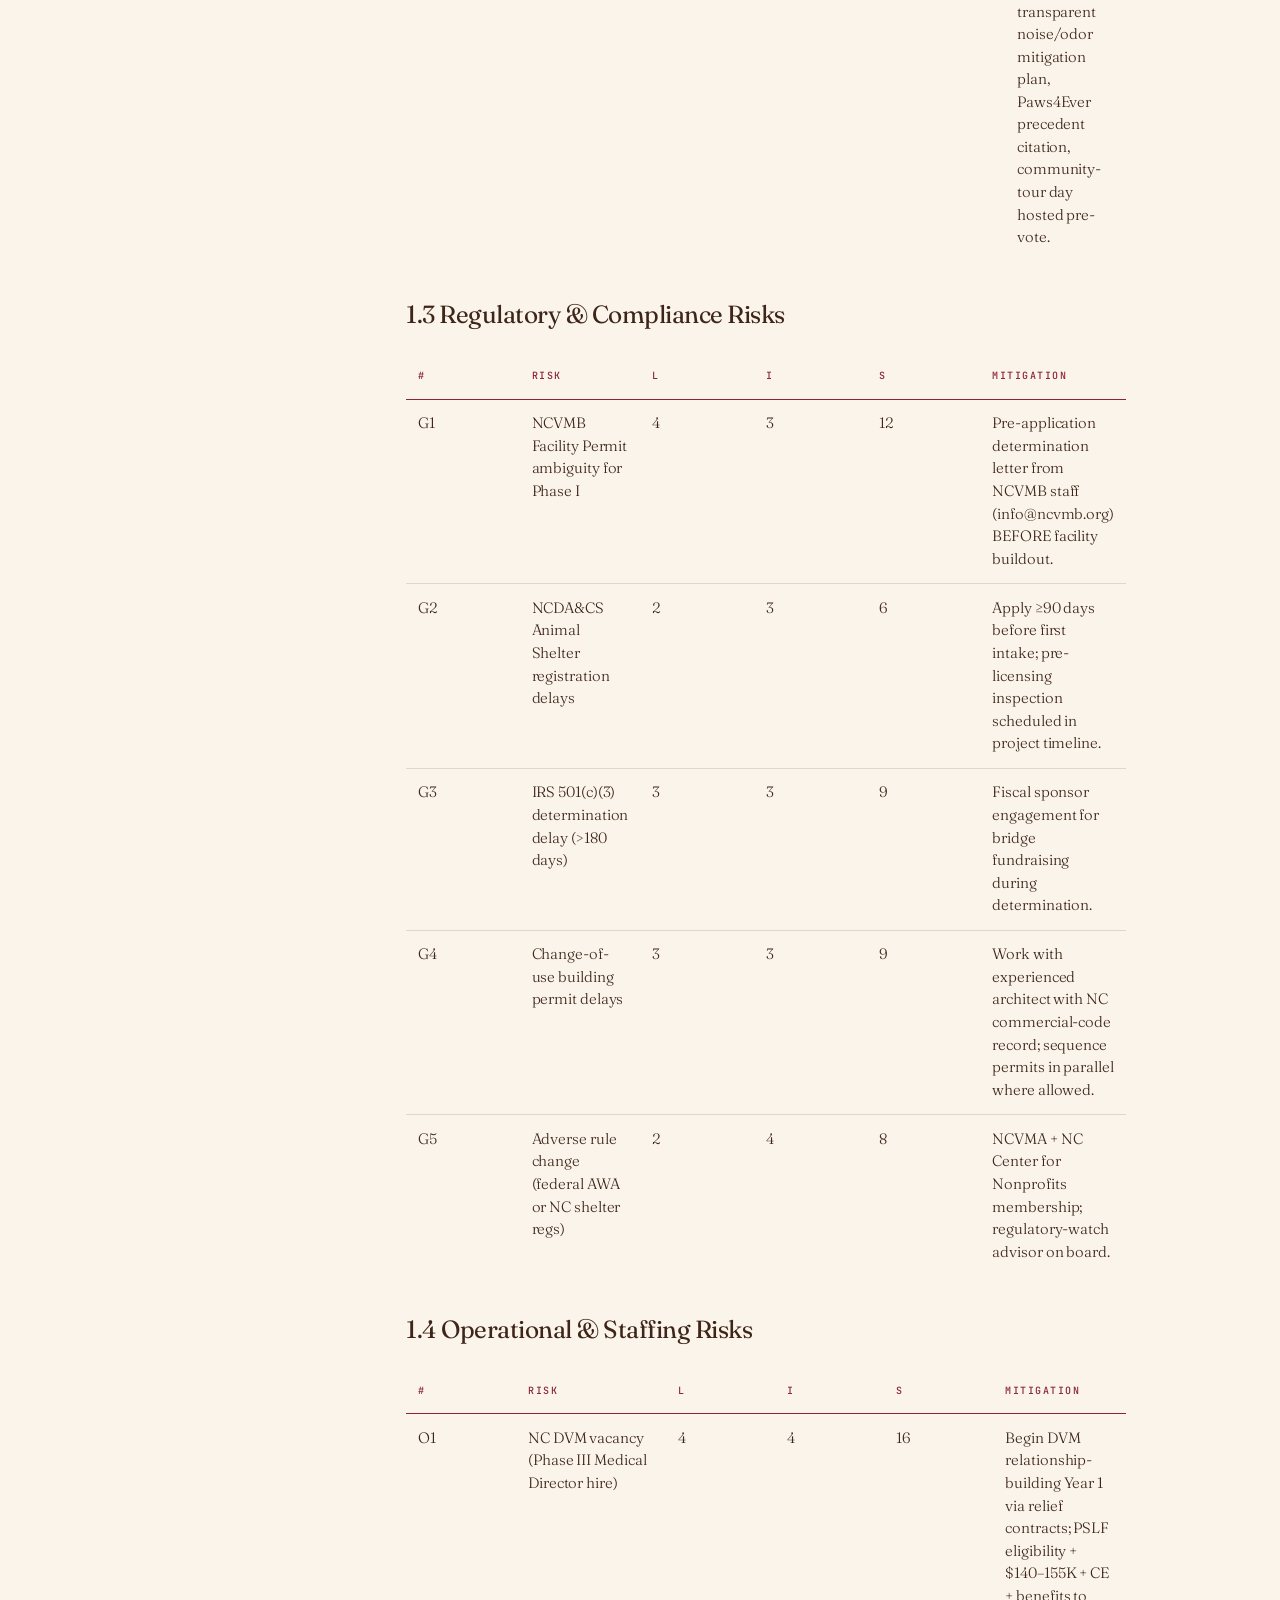
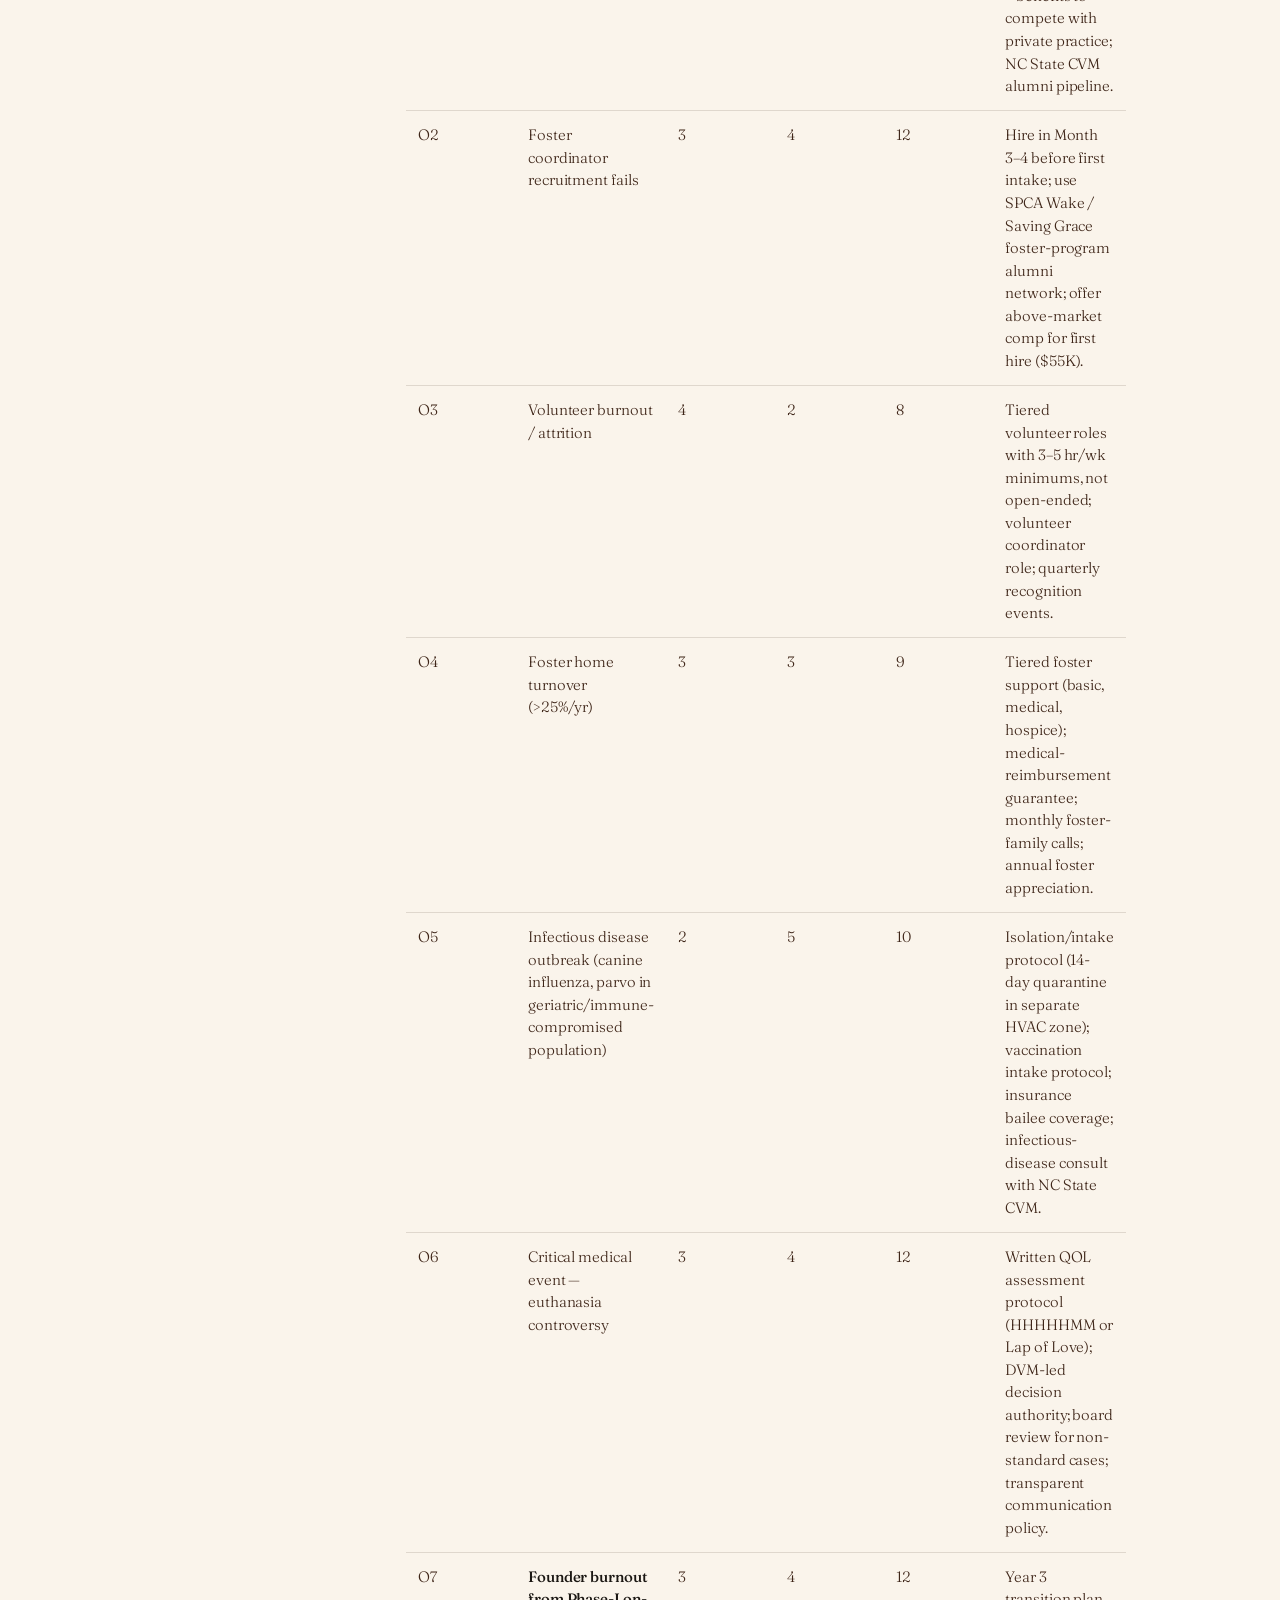
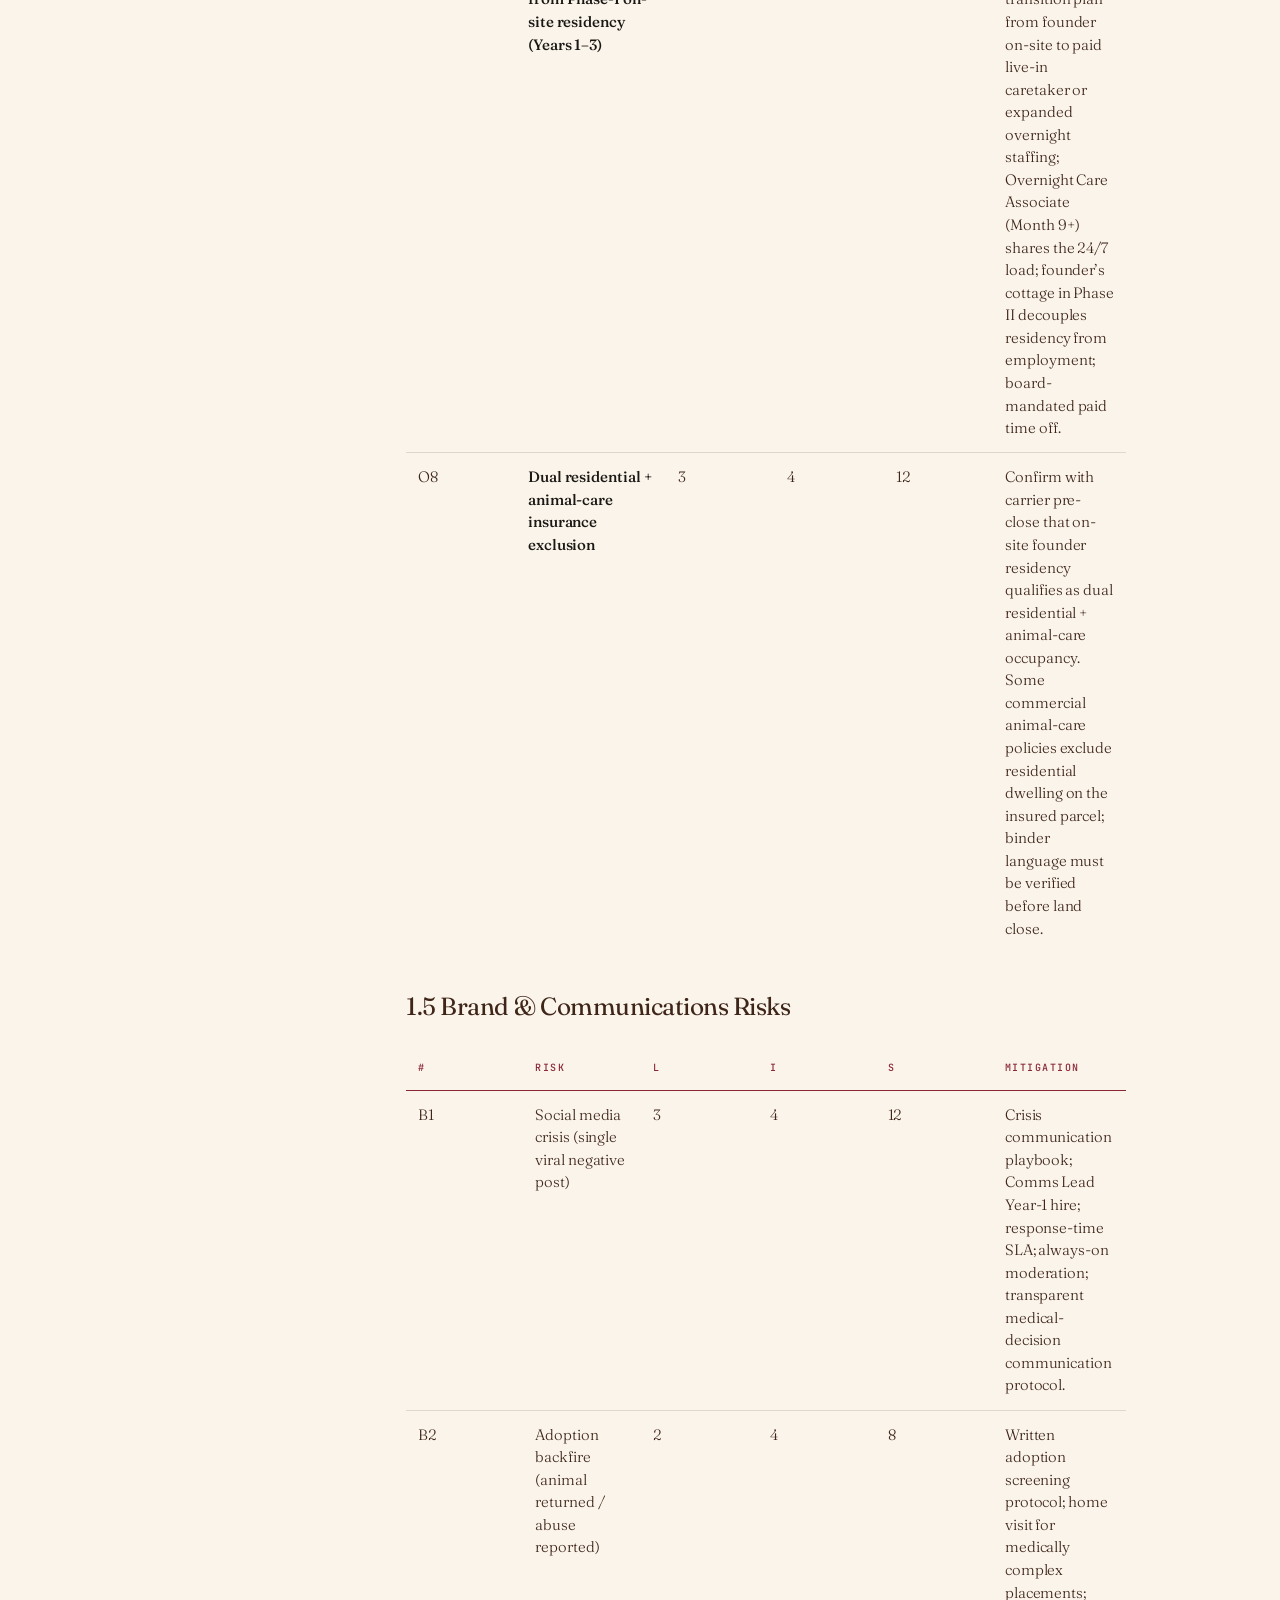
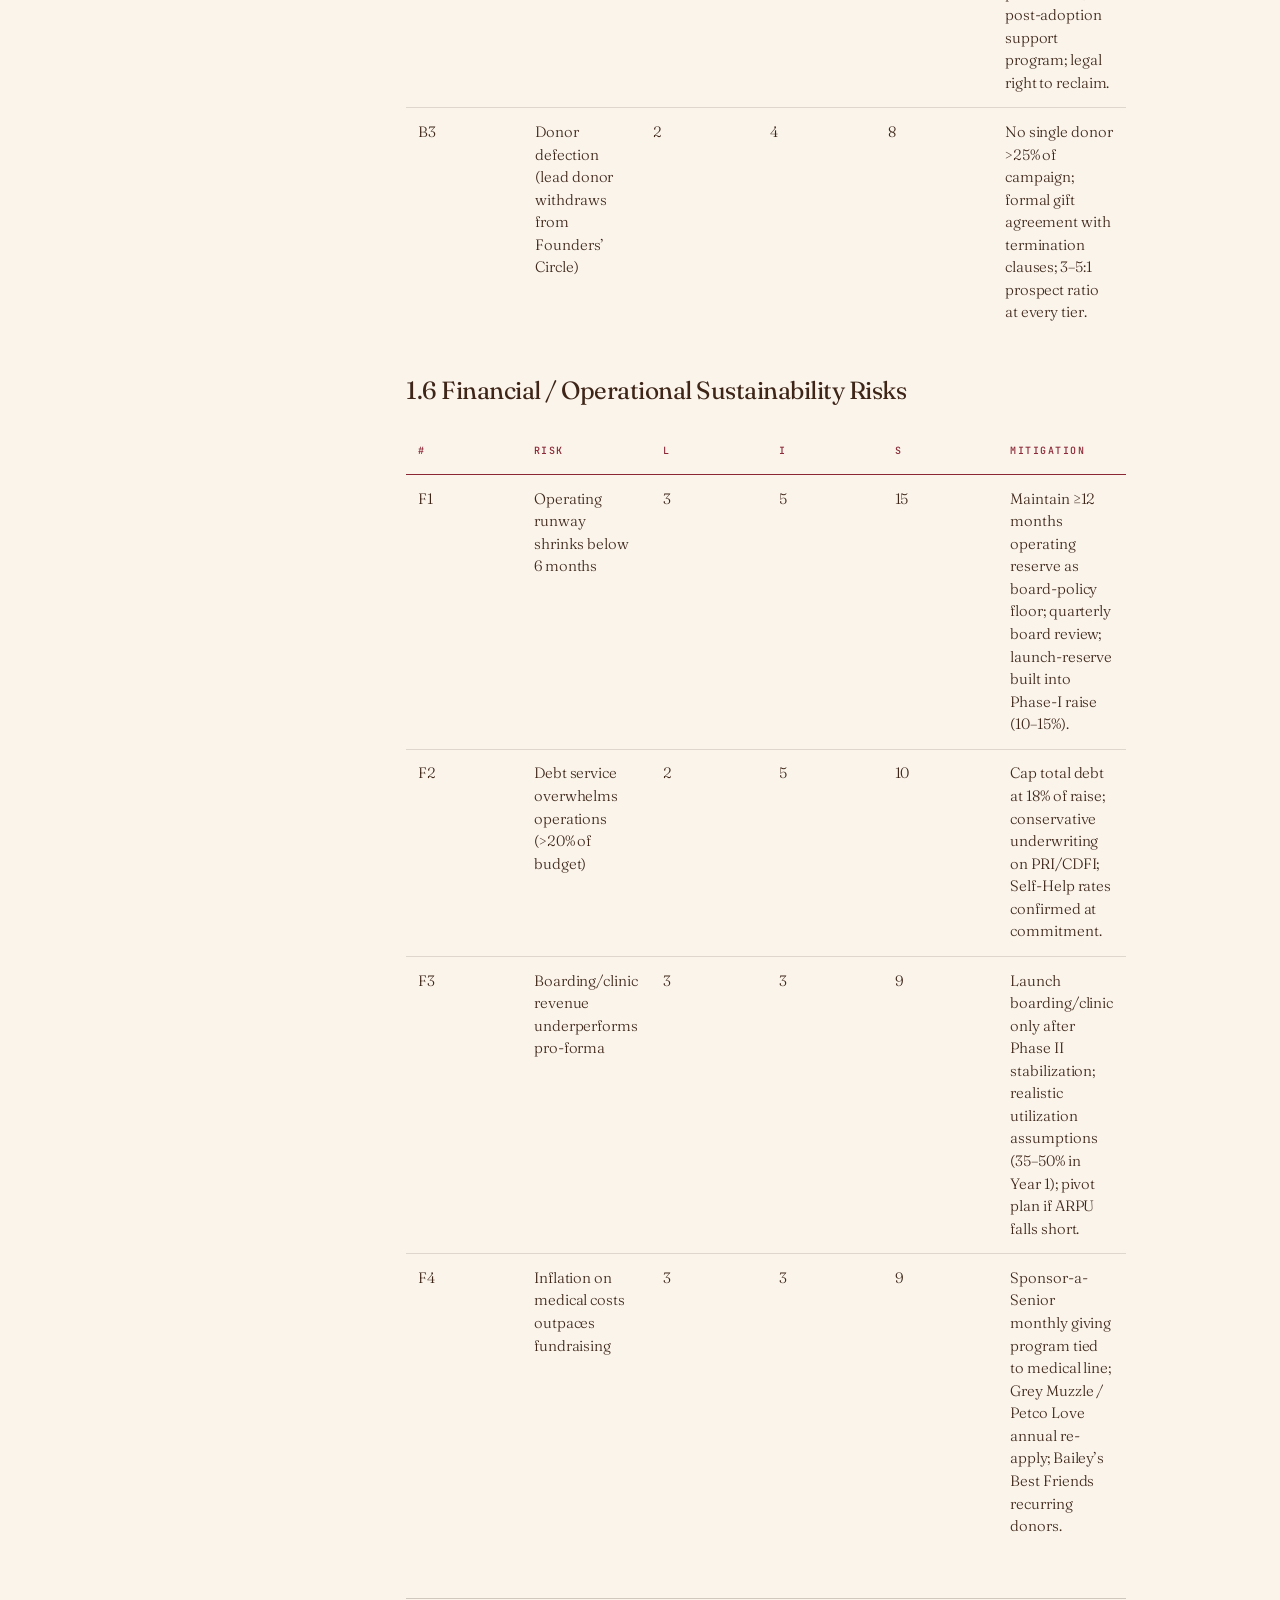
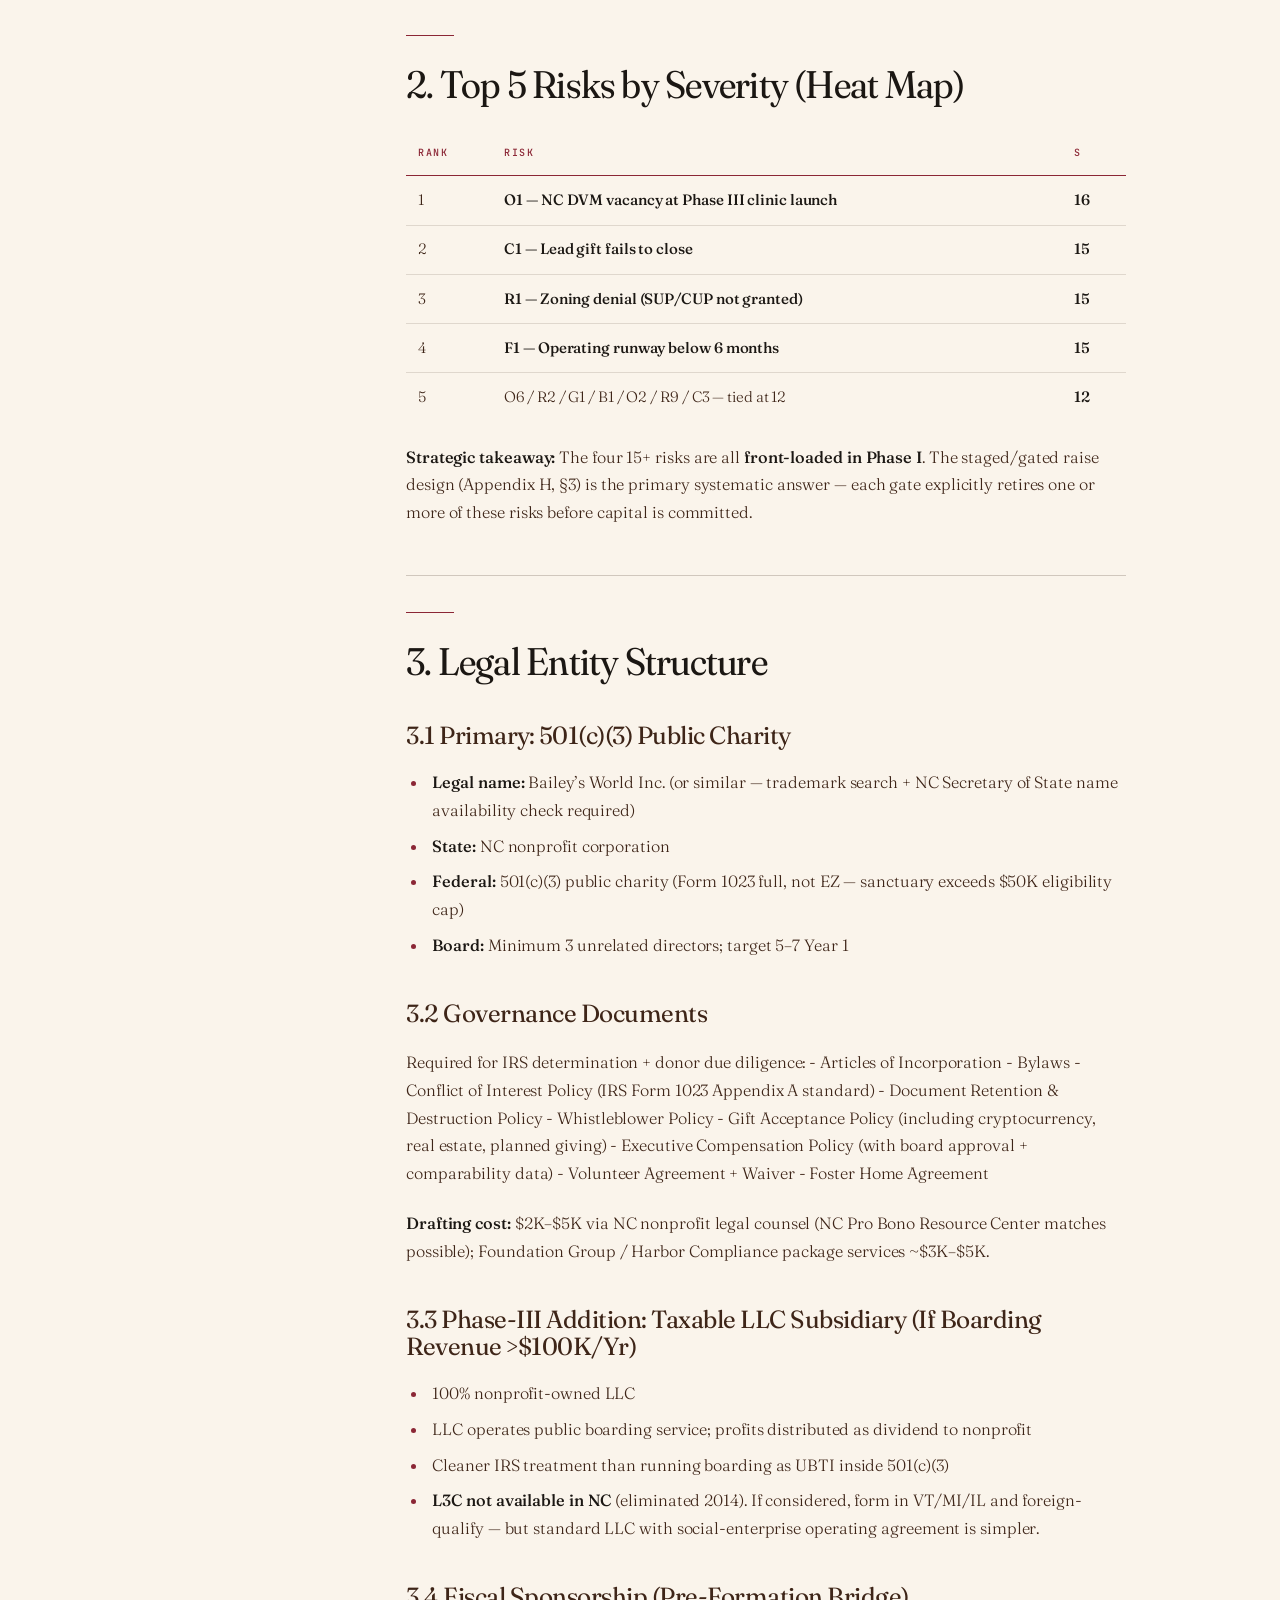
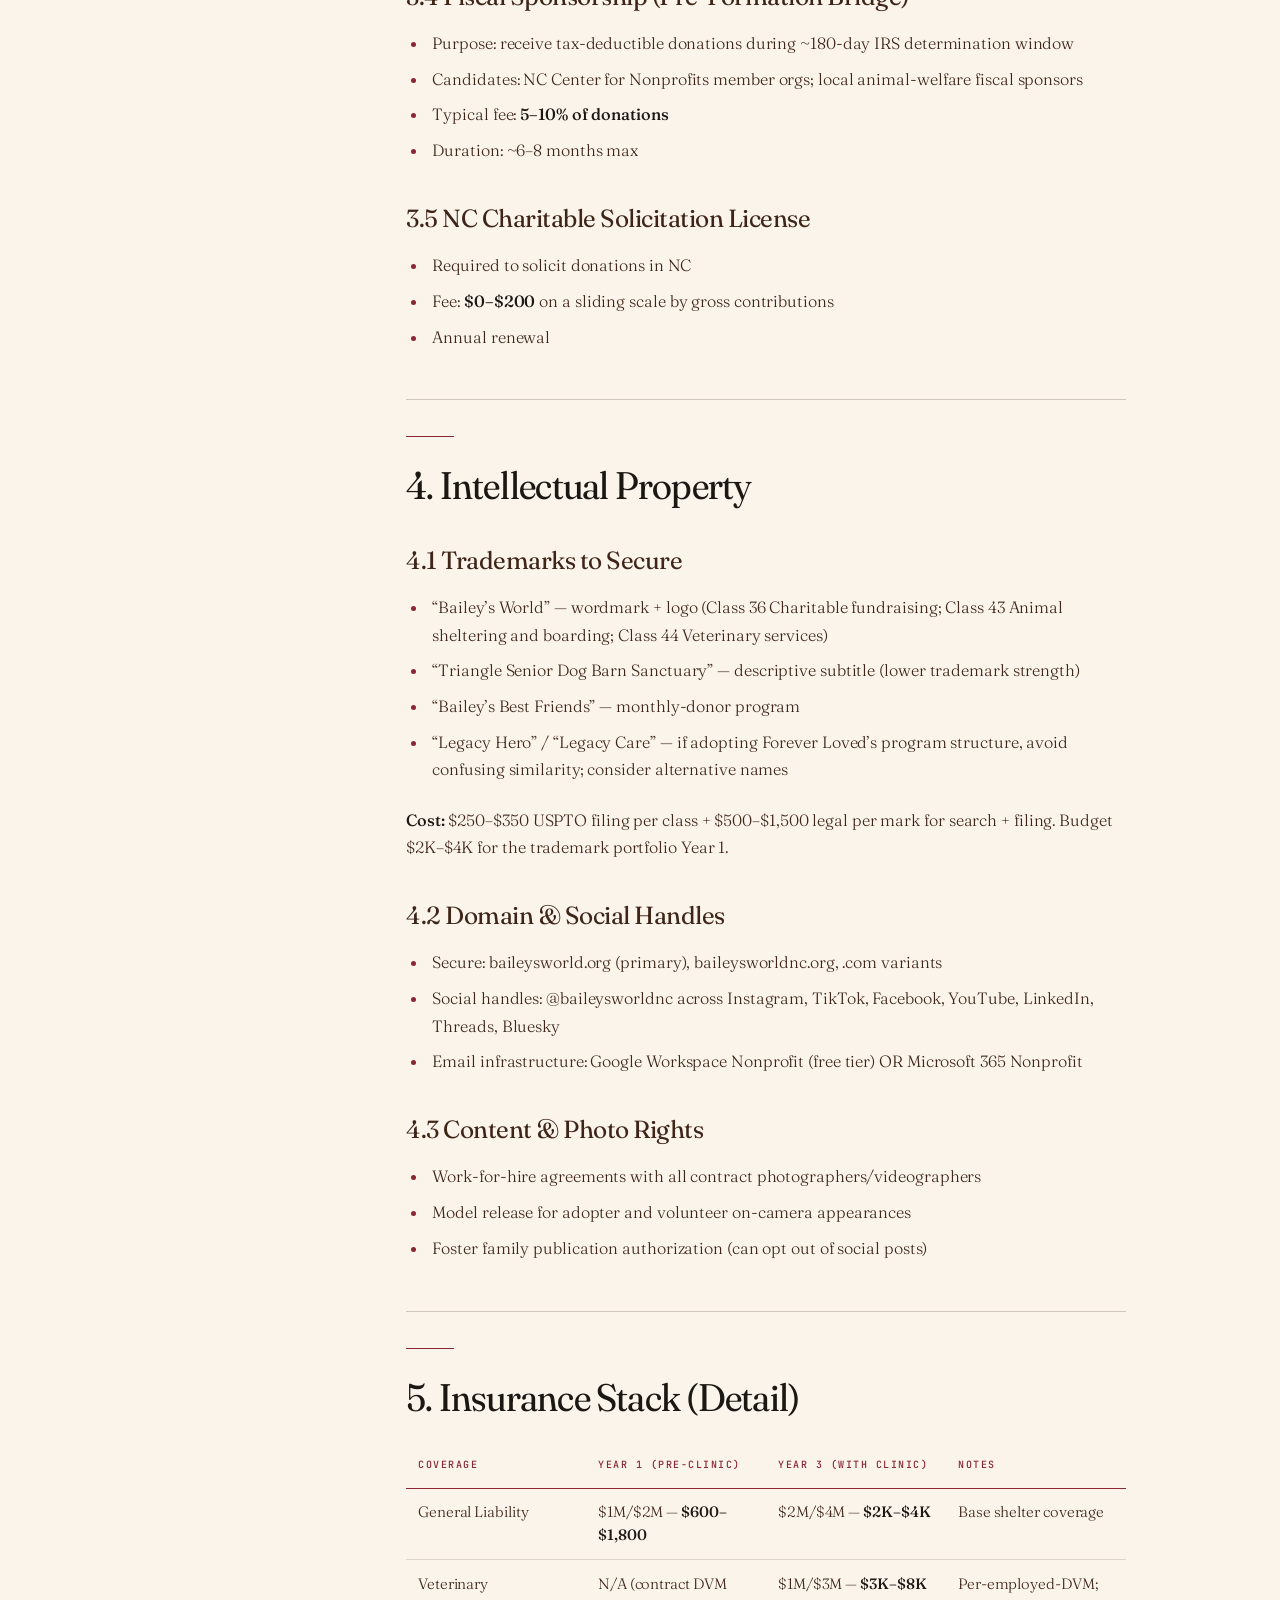
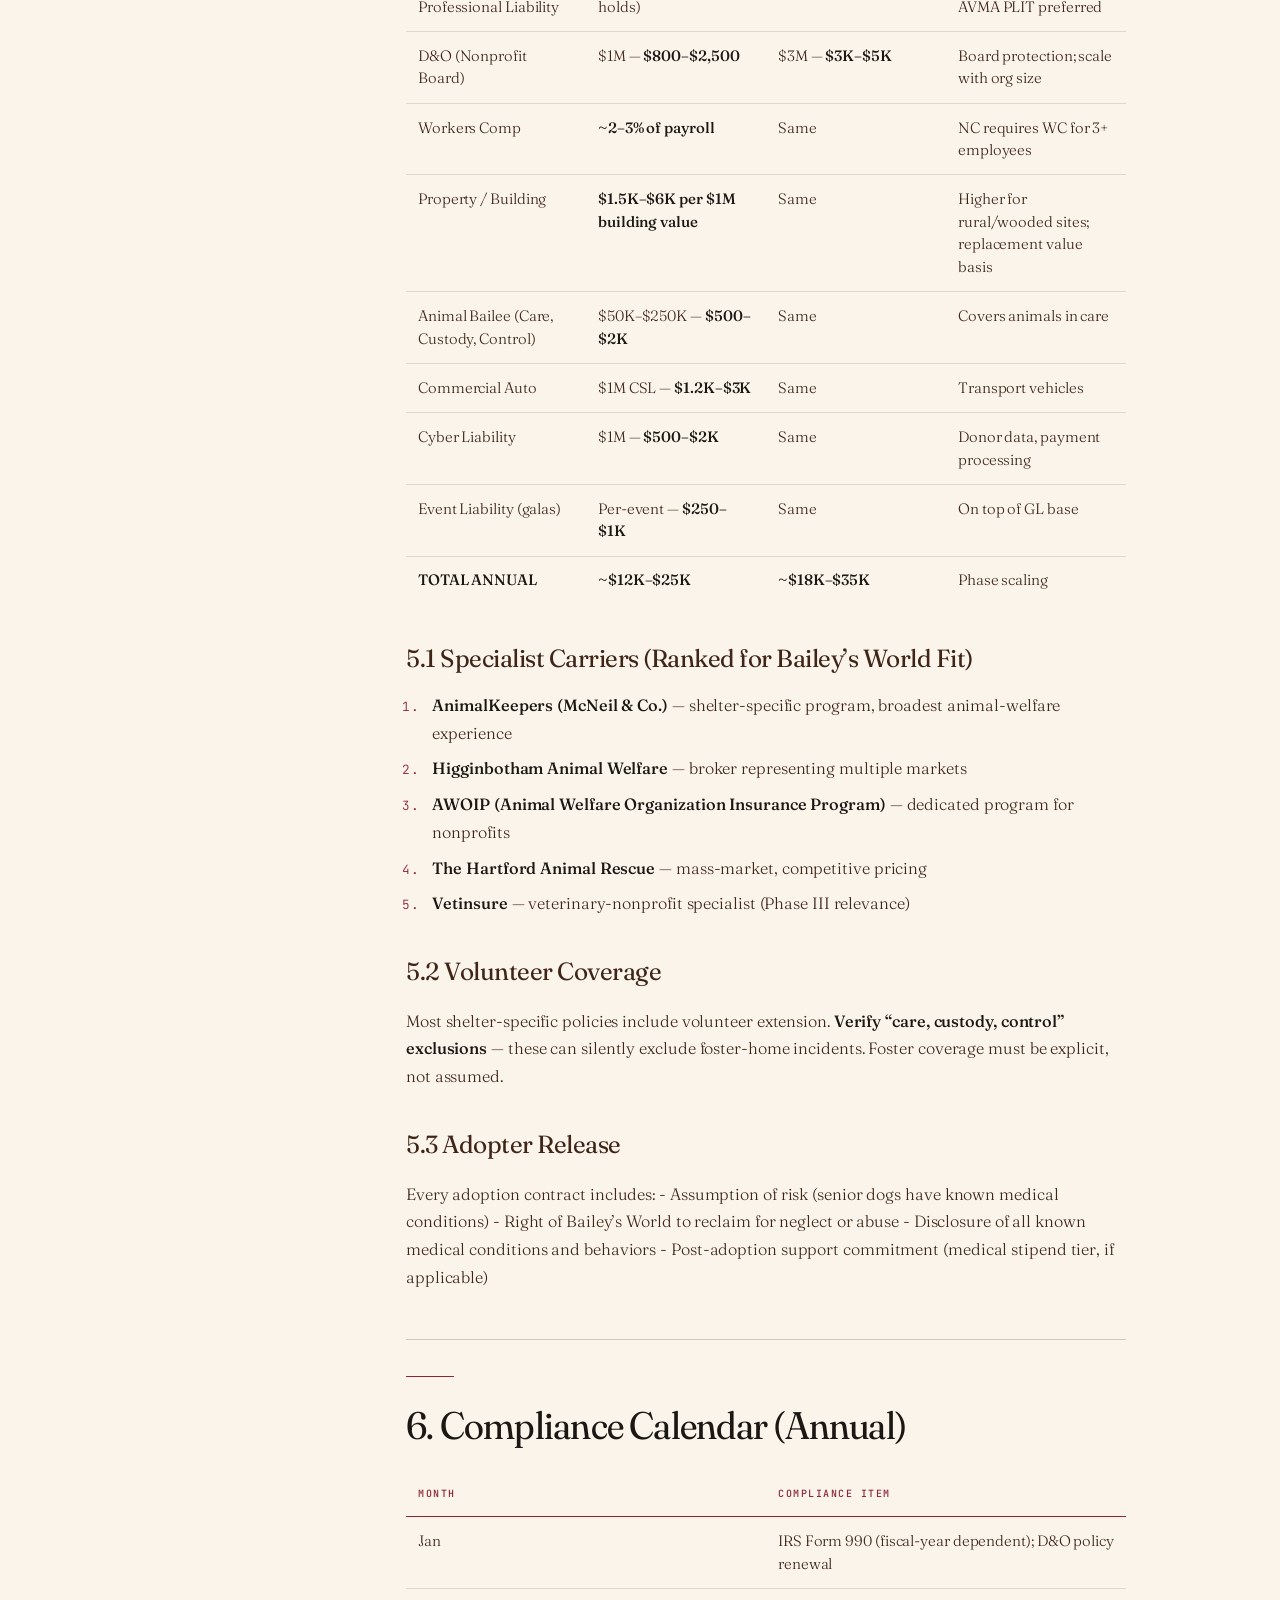
<file: plan/G_risk_legal_insurance.html>
<!DOCTYPE html>
<html lang="en">
<head>
<meta charset="UTF-8" />
<meta name="viewport" content="width=device-width, initial-scale=1.0" />
<title>Risk, legal & insurance — Bailey's World</title>
<meta name="description" content="40+ risk register (capital, real estate, regulatory, operational, brand, financial). Entity structure, IP, insurance, compliance." />
<meta property="og:title" content="Risk, legal & insurance — Bailey's World" />
<meta property="og:description" content="40+ risk register (capital, real estate, regulatory, operational, brand, financial). Entity structure, IP, insurance, compliance." />
<meta property="og:type" content="article" />
<meta property="og:image" content="../media/bailey.jpg" />
<link rel="icon" type="image/svg+xml" href="data:image/svg+xml,%3Csvg xmlns='http://www.w3.org/2000/svg' viewBox='0 0 32 32'%3E%3Cpath fill='%238B2635' d='M12 6c-1.7 0-3 1.3-3 3s1.3 3 3 3 3-1.3 3-3-1.3-3-3-3zm8 0c-1.7 0-3 1.3-3 3s1.3 3 3 3 3-1.3 3-3-1.3-3-3-3zM7 13c-1.7 0-3 1.3-3 3s1.3 3 3 3 3-1.3 3-3-1.3-3-3-3zm18 0c-1.7 0-3 1.3-3 3s1.3 3 3 3 3-1.3 3-3-1.3-3-3-3zm-9 3c-3.3 0-6 3.1-6 7 0 2.2 1.8 4 4 4h4c2.2 0 4-1.8 4-4 0-3.9-2.7-7-6-7z'/%3E%3C/svg%3E" />
<link rel="preconnect" href="https://fonts.googleapis.com" />
<link rel="preconnect" href="https://fonts.gstatic.com" crossorigin />
<link href="https://fonts.googleapis.com/css2?family=Fraunces:ital,opsz,wght,SOFT@0,9..144,300..900,100&family=Instrument+Serif:ital@0;1&family=JetBrains+Mono:wght@400;500&display=swap" rel="stylesheet" />
<link rel="stylesheet" href="appendix.css" />
</head>
<body>
<nav class="nav">
  <a href="../index.html" class="nav__logo">Bailey's <em>World</em></a>
  <div class="nav__links">
    <a href="index.html" class="nav__link">Appendices</a>
    <a href="../index.html" class="nav__link">Home</a>
  </div>
  <a href="../index.html#ask" class="nav__cta">Join the Circle</a>
</nav>

<article>
  <header class="paper__head">
    <div class="container">
      <p class="label paper__eyebrow">Appendix G</p>
      <h1 class="paper__title">Risk, legal & insurance</h1>
      <p class="paper__lede">Forty-plus item risk register, 501(c)(3) entity structure, IP, insurance stack, compliance calendar.</p>
    </div>
  </header>

  <div class="paper__body">
    <aside class="toc" aria-label="Sections">
  <p class="toc__label">Sections</p>
  <ol><li><a href="#baileys-world-triangle-senior-dog-barn-sanctuary">Bailey’s World
/ Triangle Senior Dog Barn Sanctuary</a></li><li><a href="#risk-register">1. Risk Register</a></li><li><a href="#top-5-risks-by-severity-heat-map">2. Top 5 Risks by Severity
(Heat Map)</a></li><li><a href="#legal-entity-structure">3. Legal Entity Structure</a></li><li><a href="#intellectual-property">4. Intellectual Property</a></li><li><a href="#insurance-stack-detail">5. Insurance Stack (Detail)</a></li><li><a href="#compliance-calendar-annual">6. Compliance Calendar (Annual)</a></li><li><a href="#data-gaps-pre-launch-actions">7. Data Gaps / Pre-Launch
Actions</a></li><li><a href="#sources">8. Sources</a></li></ol>
</aside>
    <div class="prose">
      
<h2  id="baileys-world-triangle-senior-dog-barn-sanctuary">Bailey’s World
/ Triangle Senior Dog Barn Sanctuary</h2>
<p><em>Supporting research:
<code>plan/research/04_veterinary_regulatory.md</code>,
<code>plan/research/05_site_real_estate.md</code>,
<code>plan/research/02_peer_sanctuaries.md</code>.</em></p>
<hr />
<h2  id="risk-register">1. Risk Register</h2>
<p>Each risk rated <strong>Likelihood (L)</strong> and <strong>Impact
(I)</strong> on a 1–5 scale, with a residual <strong>Severity (S = L ×
I)</strong> score and a mitigation commitment.</p>
<h3 id="capital-fundraising-risks">1.1 Capital &amp; Fundraising
Risks</h3>
<table style="width:100%;">
<colgroup>
<col style="width: 16%" />
<col style="width: 16%" />
<col style="width: 16%" />
<col style="width: 16%" />
<col style="width: 16%" />
<col style="width: 16%" />
</colgroup>
<thead>
<tr>
<th>#</th>
<th>Risk</th>
<th>L</th>
<th>I</th>
<th>S</th>
<th>Mitigation</th>
</tr>
</thead>
<tbody>
<tr>
<td>C1</td>
<td>Lead gift fails to close (the $240K–$750K keystone gift)</td>
<td>3</td>
<td>5</td>
<td>15</td>
<td>Cultivate 3–5 lead-tier prospects (4–5:1 ratio), not 1:1. Use SPCA
Wake / APS Durham board alumni + NC State CVM honor roll.</td>
</tr>
<tr>
<td>C2</td>
<td>Campaign stalls in silent phase (&lt;60% by public launch)</td>
<td>3</td>
<td>4</td>
<td>12</td>
<td>Silent-phase gate: do not go public below 60%. SPCA Wake hit 88%
before public launch as best-in-class model.</td>
</tr>
<tr>
<td>C3</td>
<td>DAF timing delays vs. construction draw schedule</td>
<td>4</td>
<td>3</td>
<td>12</td>
<td>Layer recoverable grants ($150K–$300K) as bridge; secure Self-Help
Credit Union construction line pre-approval.</td>
</tr>
<tr>
<td>C4</td>
<td>Donor concentration (top donor &gt;25% of raise) creates governance
dependency</td>
<td>2</td>
<td>4</td>
<td>8</td>
<td>Founders’ Circle at 12 positions minimum; cap single-donor share at
25%; diversify to 3 bucket types in stack.</td>
</tr>
<tr>
<td>C5</td>
<td>Grant rejection from Grey Muzzle / Maddie’s / Petco in Year 1</td>
<td>3</td>
<td>2</td>
<td>6</td>
<td>Apply to all 6 priority grantmakers; treat any single award as
bonus. Grey Muzzle funds operating, not capital — no campaign-critical
dependency.</td>
</tr>
</tbody>
</table>
<h3 id="real-estate-construction-risks">1.2 Real Estate &amp;
Construction Risks</h3>
<table style="width:100%;">
<colgroup>
<col style="width: 16%" />
<col style="width: 16%" />
<col style="width: 16%" />
<col style="width: 16%" />
<col style="width: 16%" />
<col style="width: 16%" />
</colgroup>
<thead>
<tr>
<th>#</th>
<th>Risk</th>
<th>L</th>
<th>I</th>
<th>S</th>
<th>Mitigation</th>
</tr>
</thead>
<tbody>
<tr>
<td>R1</td>
<td>Zoning denial (SUP/CUP not granted)</td>
<td>3</td>
<td>5</td>
<td>15</td>
<td>Pre-close zoning interpretation letter from county planning;
land-use attorney review; select parcels with precedent nearby
(Paws4Ever in Orange, Chatham Animal Rescue foster-based history).</td>
</tr>
<tr>
<td>R2</td>
<td>Chatham UDO post-effective-date tightening</td>
<td>3</td>
<td>4</td>
<td>12</td>
<td>Verify current UDO status via Chatham Planning (919) 542-8204 BEFORE
any offer. If post-effective-date, retrench to Orange.</td>
</tr>
<tr>
<td>R3</td>
<td>Septic/well feasibility fails (&gt;3,000 gpd threshold issues)</td>
<td>3</td>
<td>4</td>
<td>12</td>
<td>Commission feasibility study on top 2 candidates BEFORE offer.
Budget for engineered system + state DHHS review (6–10 mo process).</td>
</tr>
<tr>
<td>R4</td>
<td>Construction cost overrun (&gt;20% above budget)</td>
<td>4</td>
<td>3</td>
<td>12</td>
<td>Fixed-price contract with ≥15% contingency line; 3+ licensed GC
bids; stage draws against milestones; retain owner’s rep
consultant.</td>
</tr>
<tr>
<td>R5</td>
<td>Barn structural failure discovery post-purchase</td>
<td>2</td>
<td>4</td>
<td>8</td>
<td>Licensed structural engineer assessment BEFORE offer; option-period
protection in purchase contract.</td>
</tr>
<tr>
<td>R6</td>
<td>Wetlands/floodplain/conservation easement discovery</td>
<td>2</td>
<td>5</td>
<td>10</td>
<td>Title commitment + FEMA flood map + USACE wetlands review BEFORE
offer; Phase I ESA on any former ag-chem or tobacco site.</td>
</tr>
<tr>
<td>R7</td>
<td>3-phase power extension unexpected cost ($30K–$110K/mi)</td>
<td>3</td>
<td>3</td>
<td>9</td>
<td>Call Duke Energy / co-op BEFORE offer to confirm service at the
road.</td>
</tr>
<tr>
<td>R8</td>
<td>NCDOT driveway permit / traffic study triggers</td>
<td>2</td>
<td>3</td>
<td>6</td>
<td>Traffic impact analysis budget; driveway permit application with
civil engineer.</td>
</tr>
<tr>
<td>R9</td>
<td>Community NIMBY opposition at public hearing</td>
<td>3</td>
<td>4</td>
<td>12</td>
<td>Pre-SUP neighborhood meetings, transparent noise/odor mitigation
plan, Paws4Ever precedent citation, community-tour day hosted
pre-vote.</td>
</tr>
</tbody>
</table>
<h3 id="regulatory-compliance-risks">1.3 Regulatory &amp; Compliance
Risks</h3>
<table style="width:100%;">
<colgroup>
<col style="width: 16%" />
<col style="width: 16%" />
<col style="width: 16%" />
<col style="width: 16%" />
<col style="width: 16%" />
<col style="width: 16%" />
</colgroup>
<thead>
<tr>
<th>#</th>
<th>Risk</th>
<th>L</th>
<th>I</th>
<th>S</th>
<th>Mitigation</th>
</tr>
</thead>
<tbody>
<tr>
<td>G1</td>
<td>NCVMB Facility Permit ambiguity for Phase I</td>
<td>4</td>
<td>3</td>
<td>12</td>
<td>Pre-application determination letter from NCVMB staff
(info@ncvmb.org) BEFORE facility buildout.</td>
</tr>
<tr>
<td>G2</td>
<td>NCDA&amp;CS Animal Shelter registration delays</td>
<td>2</td>
<td>3</td>
<td>6</td>
<td>Apply ≥90 days before first intake; pre-licensing inspection
scheduled in project timeline.</td>
</tr>
<tr>
<td>G3</td>
<td>IRS 501(c)(3) determination delay (&gt;180 days)</td>
<td>3</td>
<td>3</td>
<td>9</td>
<td>Fiscal sponsor engagement for bridge fundraising during
determination.</td>
</tr>
<tr>
<td>G4</td>
<td>Change-of-use building permit delays</td>
<td>3</td>
<td>3</td>
<td>9</td>
<td>Work with experienced architect with NC commercial-code record;
sequence permits in parallel where allowed.</td>
</tr>
<tr>
<td>G5</td>
<td>Adverse rule change (federal AWA or NC shelter regs)</td>
<td>2</td>
<td>4</td>
<td>8</td>
<td>NCVMA + NC Center for Nonprofits membership; regulatory-watch
advisor on board.</td>
</tr>
</tbody>
</table>
<h3 id="operational-staffing-risks">1.4 Operational &amp; Staffing
Risks</h3>
<table style="width:100%;">
<colgroup>
<col style="width: 16%" />
<col style="width: 16%" />
<col style="width: 16%" />
<col style="width: 16%" />
<col style="width: 16%" />
<col style="width: 16%" />
</colgroup>
<thead>
<tr>
<th>#</th>
<th>Risk</th>
<th>L</th>
<th>I</th>
<th>S</th>
<th>Mitigation</th>
</tr>
</thead>
<tbody>
<tr>
<td>O1</td>
<td>NC DVM vacancy (Phase III Medical Director hire)</td>
<td>4</td>
<td>4</td>
<td>16</td>
<td>Begin DVM relationship-building Year 1 via relief contracts; PSLF
eligibility + $140–155K + CE + benefits to compete with private
practice; NC State CVM alumni pipeline.</td>
</tr>
<tr>
<td>O2</td>
<td>Foster coordinator recruitment fails</td>
<td>3</td>
<td>4</td>
<td>12</td>
<td>Hire in Month 3–4 before first intake; use SPCA Wake / Saving Grace
foster-program alumni network; offer above-market comp for first hire
($55K).</td>
</tr>
<tr>
<td>O3</td>
<td>Volunteer burnout / attrition</td>
<td>4</td>
<td>2</td>
<td>8</td>
<td>Tiered volunteer roles with 3–5 hr/wk minimums, not open-ended;
volunteer coordinator role; quarterly recognition events.</td>
</tr>
<tr>
<td>O4</td>
<td>Foster home turnover (&gt;25%/yr)</td>
<td>3</td>
<td>3</td>
<td>9</td>
<td>Tiered foster support (basic, medical, hospice);
medical-reimbursement guarantee; monthly foster-family calls; annual
foster appreciation.</td>
</tr>
<tr>
<td>O5</td>
<td>Infectious disease outbreak (canine influenza, parvo in
geriatric/immune-compromised population)</td>
<td>2</td>
<td>5</td>
<td>10</td>
<td>Isolation/intake protocol (14-day quarantine in separate HVAC zone);
vaccination intake protocol; insurance bailee coverage;
infectious-disease consult with NC State CVM.</td>
</tr>
<tr>
<td>O6</td>
<td>Critical medical event — euthanasia controversy</td>
<td>3</td>
<td>4</td>
<td>12</td>
<td>Written QOL assessment protocol (HHHHHMM or Lap of Love); DVM-led
decision authority; board review for non-standard cases; transparent
communication policy.</td>
</tr>
<tr>
<td>O7</td>
<td><strong>Founder burnout from Phase-I on-site residency (Years
1–3)</strong></td>
<td>3</td>
<td>4</td>
<td>12</td>
<td>Year 3 transition plan from founder on-site to paid live-in
caretaker or expanded overnight staffing; Overnight Care Associate
(Month 9+) shares the 24/7 load; founder’s cottage in Phase II decouples
residency from employment; board-mandated paid time off.</td>
</tr>
<tr>
<td>O8</td>
<td><strong>Dual residential + animal-care insurance
exclusion</strong></td>
<td>3</td>
<td>4</td>
<td>12</td>
<td>Confirm with carrier pre-close that on-site founder residency
qualifies as dual residential + animal-care occupancy. Some commercial
animal-care policies exclude residential dwelling on the insured parcel;
binder language must be verified before land close.</td>
</tr>
</tbody>
</table>
<h3 id="brand-communications-risks">1.5 Brand &amp; Communications
Risks</h3>
<table style="width:100%;">
<colgroup>
<col style="width: 16%" />
<col style="width: 16%" />
<col style="width: 16%" />
<col style="width: 16%" />
<col style="width: 16%" />
<col style="width: 16%" />
</colgroup>
<thead>
<tr>
<th>#</th>
<th>Risk</th>
<th>L</th>
<th>I</th>
<th>S</th>
<th>Mitigation</th>
</tr>
</thead>
<tbody>
<tr>
<td>B1</td>
<td>Social media crisis (single viral negative post)</td>
<td>3</td>
<td>4</td>
<td>12</td>
<td>Crisis communication playbook; Comms Lead Year-1 hire; response-time
SLA; always-on moderation; transparent medical-decision communication
protocol.</td>
</tr>
<tr>
<td>B2</td>
<td>Adoption backfire (animal returned / abuse reported)</td>
<td>2</td>
<td>4</td>
<td>8</td>
<td>Written adoption screening protocol; home visit for medically
complex placements; post-adoption support program; legal right to
reclaim.</td>
</tr>
<tr>
<td>B3</td>
<td>Donor defection (lead donor withdraws from Founders’ Circle)</td>
<td>2</td>
<td>4</td>
<td>8</td>
<td>No single donor &gt;25% of campaign; formal gift agreement with
termination clauses; 3–5:1 prospect ratio at every tier.</td>
</tr>
</tbody>
</table>
<h3 id="financial-operational-sustainability-risks">1.6 Financial /
Operational Sustainability Risks</h3>
<table style="width:100%;">
<colgroup>
<col style="width: 16%" />
<col style="width: 16%" />
<col style="width: 16%" />
<col style="width: 16%" />
<col style="width: 16%" />
<col style="width: 16%" />
</colgroup>
<thead>
<tr>
<th>#</th>
<th>Risk</th>
<th>L</th>
<th>I</th>
<th>S</th>
<th>Mitigation</th>
</tr>
</thead>
<tbody>
<tr>
<td>F1</td>
<td>Operating runway shrinks below 6 months</td>
<td>3</td>
<td>5</td>
<td>15</td>
<td>Maintain ≥12 months operating reserve as board-policy floor;
quarterly board review; launch-reserve built into Phase-I raise
(10–15%).</td>
</tr>
<tr>
<td>F2</td>
<td>Debt service overwhelms operations (&gt;20% of budget)</td>
<td>2</td>
<td>5</td>
<td>10</td>
<td>Cap total debt at 18% of raise; conservative underwriting on
PRI/CDFI; Self-Help rates confirmed at commitment.</td>
</tr>
<tr>
<td>F3</td>
<td>Boarding/clinic revenue underperforms pro-forma</td>
<td>3</td>
<td>3</td>
<td>9</td>
<td>Launch boarding/clinic only after Phase II stabilization; realistic
utilization assumptions (35–50% in Year 1); pivot plan if ARPU falls
short.</td>
</tr>
<tr>
<td>F4</td>
<td>Inflation on medical costs outpaces fundraising</td>
<td>3</td>
<td>3</td>
<td>9</td>
<td>Sponsor-a-Senior monthly giving program tied to medical line; Grey
Muzzle / Petco Love annual re-apply; Bailey’s Best Friends recurring
donors.</td>
</tr>
</tbody>
</table>
<hr />
<h2  id="top-5-risks-by-severity-heat-map">2. Top 5 Risks by Severity
(Heat Map)</h2>
<table>
<thead>
<tr>
<th>Rank</th>
<th>Risk</th>
<th>S</th>
</tr>
</thead>
<tbody>
<tr>
<td>1</td>
<td><strong>O1 — NC DVM vacancy at Phase III clinic launch</strong></td>
<td><strong>16</strong></td>
</tr>
<tr>
<td>2</td>
<td><strong>C1 — Lead gift fails to close</strong></td>
<td><strong>15</strong></td>
</tr>
<tr>
<td>3</td>
<td><strong>R1 — Zoning denial (SUP/CUP not granted)</strong></td>
<td><strong>15</strong></td>
</tr>
<tr>
<td>4</td>
<td><strong>F1 — Operating runway below 6 months</strong></td>
<td><strong>15</strong></td>
</tr>
<tr>
<td>5</td>
<td>O6 / R2 / G1 / B1 / O2 / R9 / C3 — tied at 12</td>
<td><strong>12</strong></td>
</tr>
</tbody>
</table>
<p><strong>Strategic takeaway:</strong> The four 15+ risks are all
<strong>front-loaded in Phase I</strong>. The staged/gated raise design
(Appendix H, §3) is the primary systematic answer — each gate explicitly
retires one or more of these risks before capital is committed.</p>
<hr />
<h2  id="legal-entity-structure">3. Legal Entity Structure</h2>
<h3 id="primary-501c3-public-charity">3.1 Primary: 501(c)(3) Public
Charity</h3>
<ul>
<li><strong>Legal name:</strong> Bailey’s World Inc. (or similar —
trademark search + NC Secretary of State name availability check
required)</li>
<li><strong>State:</strong> NC nonprofit corporation</li>
<li><strong>Federal:</strong> 501(c)(3) public charity (Form 1023 full,
not EZ — sanctuary exceeds $50K eligibility cap)</li>
<li><strong>Board:</strong> Minimum 3 unrelated directors; target 5–7
Year 1</li>
</ul>
<h3 id="governance-documents">3.2 Governance Documents</h3>
<p>Required for IRS determination + donor due diligence: - Articles of
Incorporation - Bylaws - Conflict of Interest Policy (IRS Form 1023
Appendix A standard) - Document Retention &amp; Destruction Policy -
Whistleblower Policy - Gift Acceptance Policy (including cryptocurrency,
real estate, planned giving) - Executive Compensation Policy (with board
approval + comparability data) - Volunteer Agreement + Waiver - Foster
Home Agreement</p>
<p><strong>Drafting cost:</strong> $2K–$5K via NC nonprofit legal
counsel (NC Pro Bono Resource Center matches possible); Foundation Group
/ Harbor Compliance package services ~$3K–$5K.</p>
<h3
id="phase-iii-addition-taxable-llc-subsidiary-if-boarding-revenue-100kyr">3.3
Phase-III Addition: Taxable LLC Subsidiary (If Boarding Revenue
&gt;$100K/Yr)</h3>
<ul>
<li>100% nonprofit-owned LLC</li>
<li>LLC operates public boarding service; profits distributed as
dividend to nonprofit</li>
<li>Cleaner IRS treatment than running boarding as UBTI inside
501(c)(3)</li>
<li><strong>L3C not available in NC</strong> (eliminated 2014). If
considered, form in VT/MI/IL and foreign-qualify — but standard LLC with
social-enterprise operating agreement is simpler.</li>
</ul>
<h3 id="fiscal-sponsorship-pre-formation-bridge">3.4 Fiscal Sponsorship
(Pre-Formation Bridge)</h3>
<ul>
<li>Purpose: receive tax-deductible donations during ~180-day IRS
determination window</li>
<li>Candidates: NC Center for Nonprofits member orgs; local
animal-welfare fiscal sponsors</li>
<li>Typical fee: <strong>5–10% of donations</strong></li>
<li>Duration: ~6–8 months max</li>
</ul>
<h3 id="nc-charitable-solicitation-license">3.5 NC Charitable
Solicitation License</h3>
<ul>
<li>Required to solicit donations in NC</li>
<li>Fee: <strong>$0–$200</strong> on a sliding scale by gross
contributions</li>
<li>Annual renewal</li>
</ul>
<hr />
<h2  id="intellectual-property">4. Intellectual Property</h2>
<h3 id="trademarks-to-secure">4.1 Trademarks to Secure</h3>
<ul>
<li>“Bailey’s World” — wordmark + logo (Class 36 Charitable fundraising;
Class 43 Animal sheltering and boarding; Class 44 Veterinary
services)</li>
<li>“Triangle Senior Dog Barn Sanctuary” — descriptive subtitle (lower
trademark strength)</li>
<li>“Bailey’s Best Friends” — monthly-donor program</li>
<li>“Legacy Hero” / “Legacy Care” — if adopting Forever Loved’s program
structure, avoid confusing similarity; consider alternative names</li>
</ul>
<p><strong>Cost:</strong> $250–$350 USPTO filing per class + $500–$1,500
legal per mark for search + filing. Budget $2K–$4K for the trademark
portfolio Year 1.</p>
<h3 id="domain-social-handles">4.2 Domain &amp; Social Handles</h3>
<ul>
<li>Secure: baileysworld.org (primary), baileysworldnc.org, .com
variants</li>
<li>Social handles: <span class="citation"
data-cites="baileysworldnc">@baileysworldnc</span> across Instagram,
TikTok, Facebook, YouTube, LinkedIn, Threads, Bluesky</li>
<li>Email infrastructure: Google Workspace Nonprofit (free tier) OR
Microsoft 365 Nonprofit</li>
</ul>
<h3 id="content-photo-rights">4.3 Content &amp; Photo Rights</h3>
<ul>
<li>Work-for-hire agreements with all contract
photographers/videographers</li>
<li>Model release for adopter and volunteer on-camera appearances</li>
<li>Foster family publication authorization (can opt out of social
posts)</li>
</ul>
<hr />
<h2  id="insurance-stack-detail">5. Insurance Stack (Detail)</h2>
<table>
<colgroup>
<col style="width: 25%" />
<col style="width: 25%" />
<col style="width: 25%" />
<col style="width: 25%" />
</colgroup>
<thead>
<tr>
<th>Coverage</th>
<th>Year 1 (Pre-Clinic)</th>
<th>Year 3 (With Clinic)</th>
<th>Notes</th>
</tr>
</thead>
<tbody>
<tr>
<td>General Liability</td>
<td>$1M/$2M — <strong>$600–$1,800</strong></td>
<td>$2M/$4M — <strong>$2K–$4K</strong></td>
<td>Base shelter coverage</td>
</tr>
<tr>
<td>Veterinary Professional Liability</td>
<td>N/A (contract DVM holds)</td>
<td>$1M/$3M — <strong>$3K–$8K</strong></td>
<td>Per-employed-DVM; AVMA PLIT preferred</td>
</tr>
<tr>
<td>D&amp;O (Nonprofit Board)</td>
<td>$1M — <strong>$800–$2,500</strong></td>
<td>$3M — <strong>$3K–$5K</strong></td>
<td>Board protection; scale with org size</td>
</tr>
<tr>
<td>Workers Comp</td>
<td><strong>~2–3% of payroll</strong></td>
<td>Same</td>
<td>NC requires WC for 3+ employees</td>
</tr>
<tr>
<td>Property / Building</td>
<td><strong>$1.5K–$6K per $1M building value</strong></td>
<td>Same</td>
<td>Higher for rural/wooded sites; replacement value basis</td>
</tr>
<tr>
<td>Animal Bailee (Care, Custody, Control)</td>
<td>$50K–$250K — <strong>$500–$2K</strong></td>
<td>Same</td>
<td>Covers animals in care</td>
</tr>
<tr>
<td>Commercial Auto</td>
<td>$1M CSL — <strong>$1.2K–$3K</strong></td>
<td>Same</td>
<td>Transport vehicles</td>
</tr>
<tr>
<td>Cyber Liability</td>
<td>$1M — <strong>$500–$2K</strong></td>
<td>Same</td>
<td>Donor data, payment processing</td>
</tr>
<tr>
<td>Event Liability (galas)</td>
<td>Per-event — <strong>$250–$1K</strong></td>
<td>Same</td>
<td>On top of GL base</td>
</tr>
<tr>
<td><strong>TOTAL ANNUAL</strong></td>
<td><strong>~$12K–$25K</strong></td>
<td><strong>~$18K–$35K</strong></td>
<td>Phase scaling</td>
</tr>
</tbody>
</table>
<h3 id="specialist-carriers-ranked-for-baileys-world-fit">5.1 Specialist
Carriers (Ranked for Bailey’s World Fit)</h3>
<ol type="1">
<li><strong>AnimalKeepers (McNeil &amp; Co.)</strong> — shelter-specific
program, broadest animal-welfare experience</li>
<li><strong>Higginbotham Animal Welfare</strong> — broker representing
multiple markets</li>
<li><strong>AWOIP (Animal Welfare Organization Insurance
Program)</strong> — dedicated program for nonprofits</li>
<li><strong>The Hartford Animal Rescue</strong> — mass-market,
competitive pricing</li>
<li><strong>Vetinsure</strong> — veterinary-nonprofit specialist (Phase
III relevance)</li>
</ol>
<h3 id="volunteer-coverage">5.2 Volunteer Coverage</h3>
<p>Most shelter-specific policies include volunteer extension.
<strong>Verify “care, custody, control” exclusions</strong> — these can
silently exclude foster-home incidents. Foster coverage must be
explicit, not assumed.</p>
<h3 id="adopter-release">5.3 Adopter Release</h3>
<p>Every adoption contract includes: - Assumption of risk (senior dogs
have known medical conditions) - Right of Bailey’s World to reclaim for
neglect or abuse - Disclosure of all known medical conditions and
behaviors - Post-adoption support commitment (medical stipend tier, if
applicable)</p>
<hr />
<h2  id="compliance-calendar-annual">6. Compliance Calendar (Annual)</h2>
<table>
<colgroup>
<col style="width: 50%" />
<col style="width: 50%" />
</colgroup>
<thead>
<tr>
<th>Month</th>
<th>Compliance Item</th>
</tr>
</thead>
<tbody>
<tr>
<td>Jan</td>
<td>IRS Form 990 (fiscal-year dependent); D&amp;O policy renewal</td>
</tr>
<tr>
<td>Feb</td>
<td>NC Charitable Solicitation License renewal</td>
</tr>
<tr>
<td>Mar</td>
<td>Property insurance renewal</td>
</tr>
<tr>
<td>Apr</td>
<td>Audit / Form 990 prep; annual board meeting</td>
</tr>
<tr>
<td>May</td>
<td>Quarterly grant report to Grey Muzzle / Petco Love (if annual
award)</td>
</tr>
<tr>
<td>Jun</td>
<td><strong>NC Animal Shelter Certificate renewal (deadline Jun
16)</strong>; <strong>Boarding Kennel License renewal if
applicable</strong></td>
</tr>
<tr>
<td>Jul</td>
<td>Start of NC fiscal year; budget board review</td>
</tr>
<tr>
<td>Aug</td>
<td>Workers Comp audit</td>
</tr>
<tr>
<td>Sep</td>
<td>Quarterly grant report</td>
</tr>
<tr>
<td>Oct</td>
<td><strong>NCVMB Facility Permit renewal window opens</strong> (Phase
III)</td>
</tr>
<tr>
<td>Nov</td>
<td>GuideStar/Candid profile update; Giving Tuesday campaign</td>
</tr>
<tr>
<td>Dec</td>
<td>Year-end giving; annual impact report draft; tax-receipt
issuance</td>
</tr>
</tbody>
</table>
<hr />
<h2  id="data-gaps-pre-launch-actions">7. Data Gaps / Pre-Launch
Actions</h2>
<ol type="1">
<li><strong>Trademark search</strong> on “Bailey’s World” across USPTO +
NC Secretary of State — commission before any public branding</li>
<li><strong>NCVMB pre-application determination letter</strong> on
Phase-I facility-permit trigger (info@ncvmb.org)</li>
<li><strong>Legal counsel selection</strong> for NC nonprofit formation
— NC Pro Bono Resource Center + Center for Nonprofits referrals</li>
<li><strong>Insurance broker selection</strong> — AnimalKeepers +
Higginbotham RFP for Year-1 policy</li>
<li><strong>Gift Acceptance Policy</strong> drafted before first
Founders’ Circle solicitation</li>
</ol>
<hr />
<h2  id="sources">8. Sources</h2>
<ul>
<li>NCVMB Spring 2025 + Fall 2025 Bulletins</li>
<li>NC Veterinary Practice Act &amp; Rules (Nov 2024)</li>
<li>21 NCAC 66 .0207</li>
<li>02 NCAC 52J</li>
<li>NCDA&amp;CS Animal Welfare Section</li>
<li>NC G.S. 130A-185 (rabies)</li>
<li>NC Secretary of State — Nonprofit formation</li>
<li>IRS Form 1023 + 990 guidance</li>
<li>Ward &amp; Smith — NC L3C Status</li>
<li>Insureon, GeneralLiabilityInsure, Suveto — insurance benchmarks</li>
<li>NC Center for Nonprofits, NC Pro Bono Resource Center</li>
</ul>

    </div>
  </div>

  <footer class="paper__foot">
    <nav class="paper__nav" aria-label="Appendix navigation">
      <a href="F_team_governance_vet.html" class="prev">
  <span class="paper__nav__label">← Appendix F</span>
  <span class="paper__nav__title">Team, governance & veterinary</span>
</a>
      <a href="H_impact_roadmap.html" class="next">
  <span class="paper__nav__label">Appendix H →</span>
  <span class="paper__nav__title">Impact & gated roadmap</span>
</a>
    </nav>
  </footer>
</article>


<footer class="site-foot">
  <div class="site-foot__inner">
    <div>
      <h3>Bailey's <em>World.</em></h3>
      <p>A 501(c)(3) senior-dog sanctuary for North Carolina's Research Triangle. In memory of Bailey. She got the retirement phase she deserved — we're building this so other senior dogs can too.</p>
    </div>
    <nav class="site-foot__nav">
      <a href="../index.html">Home</a>
      <a href="index.html">Appendix index</a>
      <a href="../index.html#ask">Join the Circle</a>
      <a href="https://github.com/misterpavano/baileys-world" target="_blank" rel="noopener">GitHub</a>
    </nav>
  </div>
  <p class="site-foot__legal">© 2026 Bailey's World, Inc. · 501(c)(3) pending · Raleigh Metro, NC</p>
</footer>

<script>
// Active-section highlight in the TOC
const toc = document.querySelector('.toc');
const headings = document.querySelectorAll('.prose h2');
if (toc && headings.length) {
  const links = new Map();
  toc.querySelectorAll('a').forEach(a => {
    const id = a.getAttribute('href').replace('#', '');
    links.set(id, a);
  });
  const obs = new IntersectionObserver((entries) => {
    entries.forEach(e => {
      if (e.isIntersecting) {
        links.forEach(a => a.classList.remove('active'));
        const a = links.get(e.target.id);
        if (a) a.classList.add('active');
      }
    });
  }, { rootMargin: '-10% 0px -60% 0px' });
  headings.forEach(h => obs.observe(h));
}
// Wrap tables in horizontal-scroll containers for mobile
document.querySelectorAll('.prose table').forEach(table => {
  const wrap = document.createElement('div');
  wrap.className = 'table-scroll';
  table.parentNode.insertBefore(wrap, table);
  wrap.appendChild(table);
});
</script>
</body>
</html>
</file>
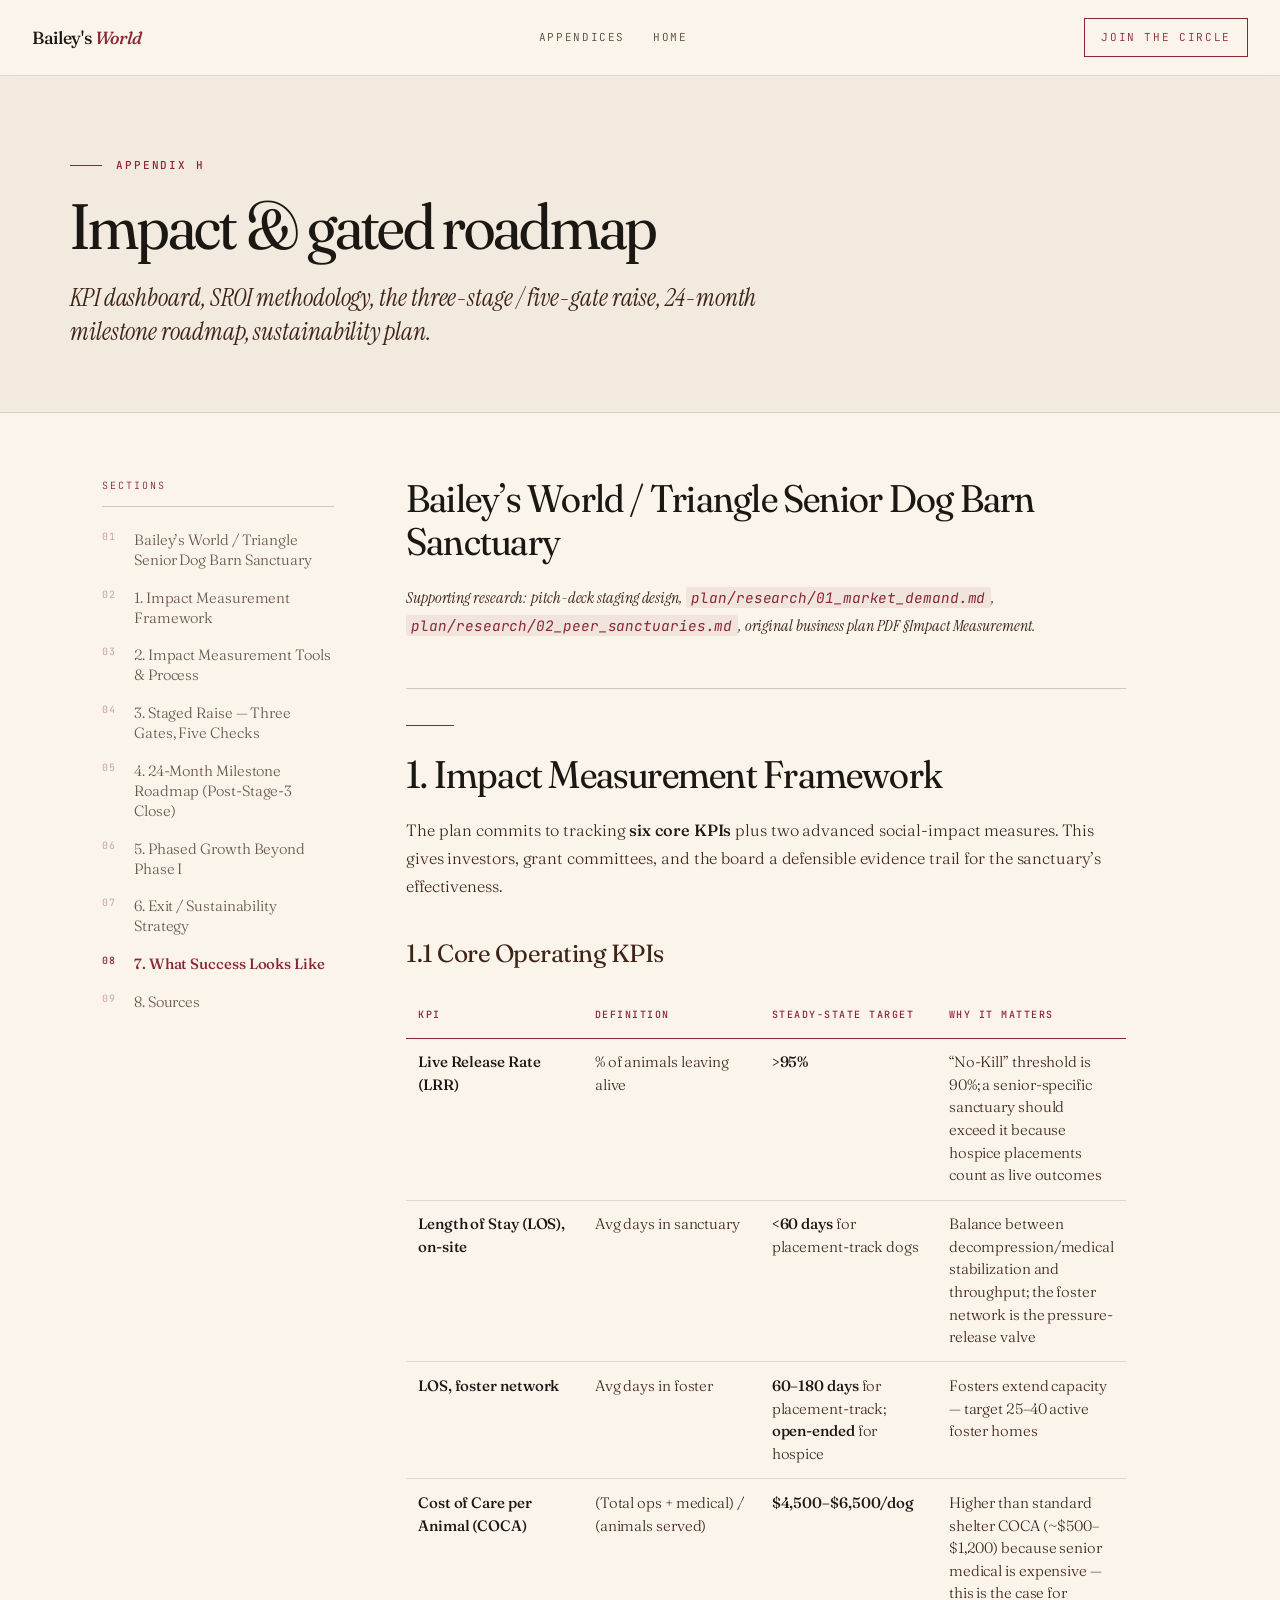
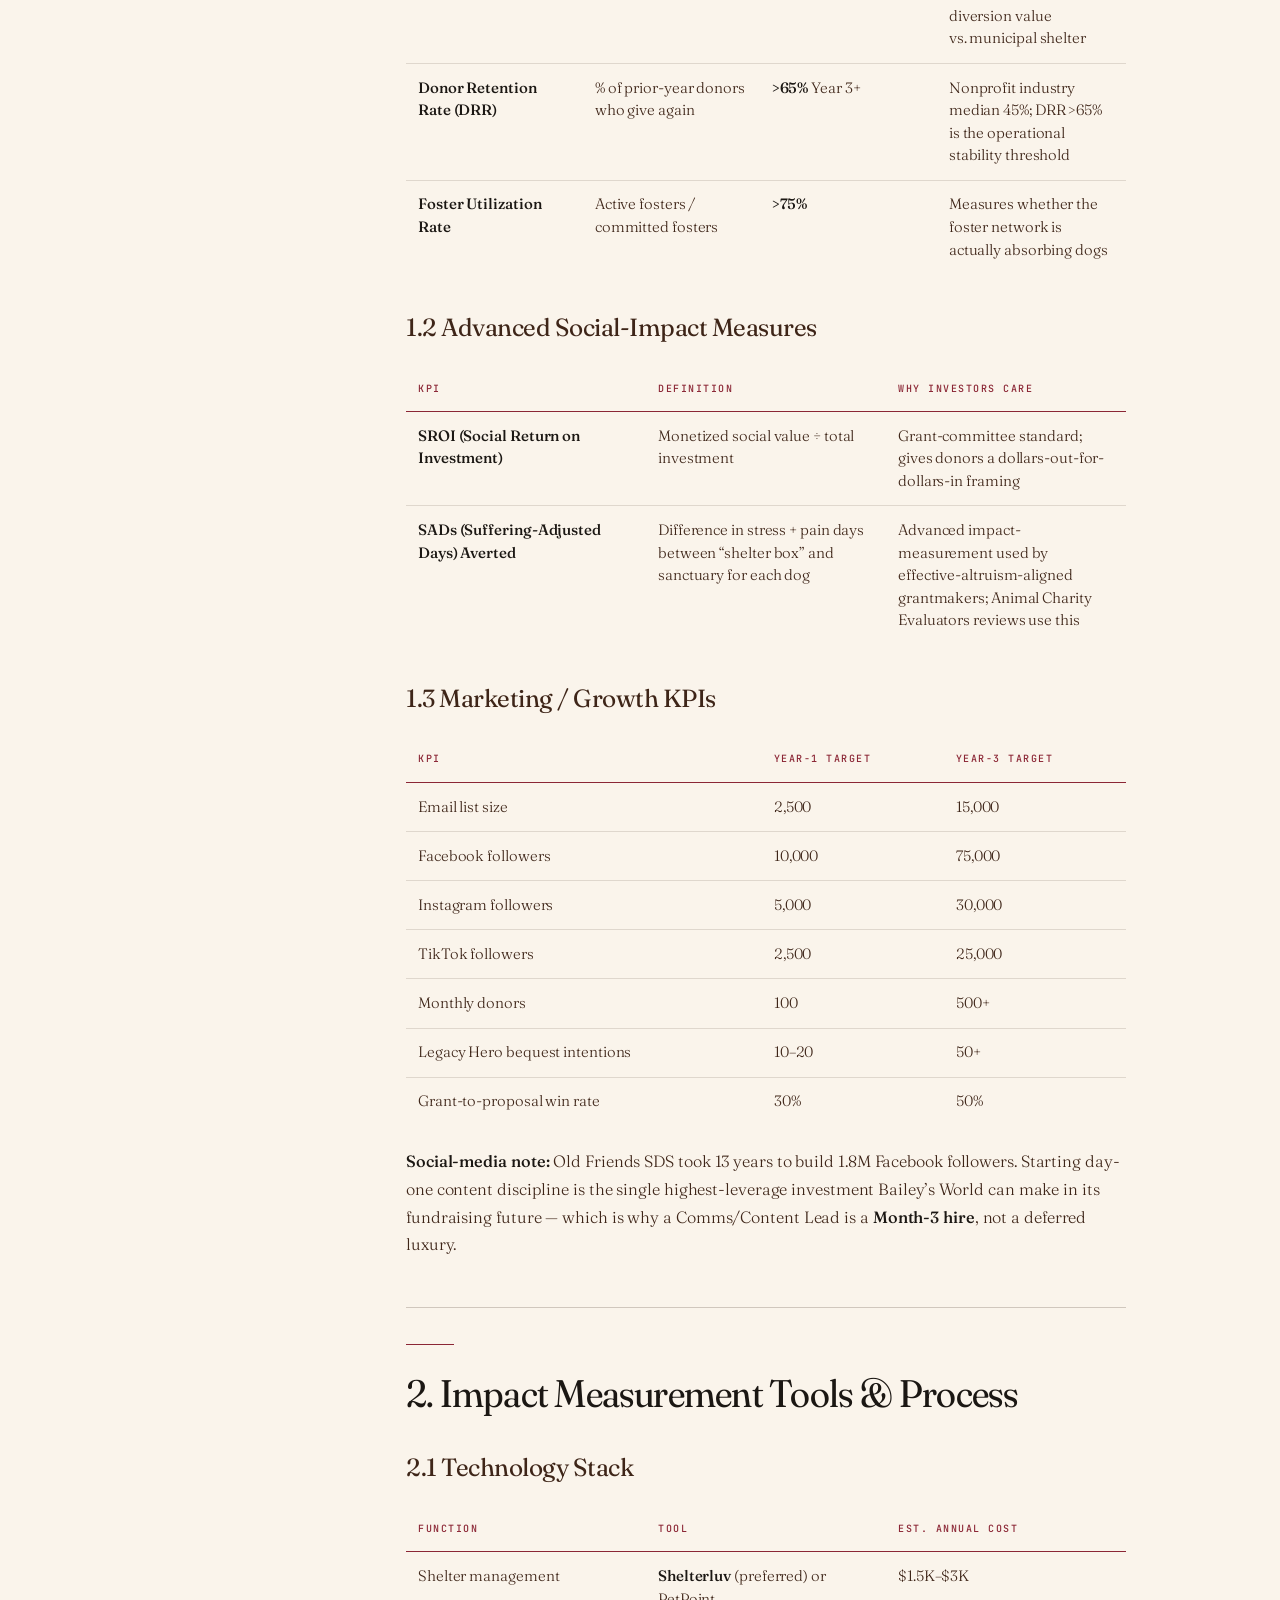
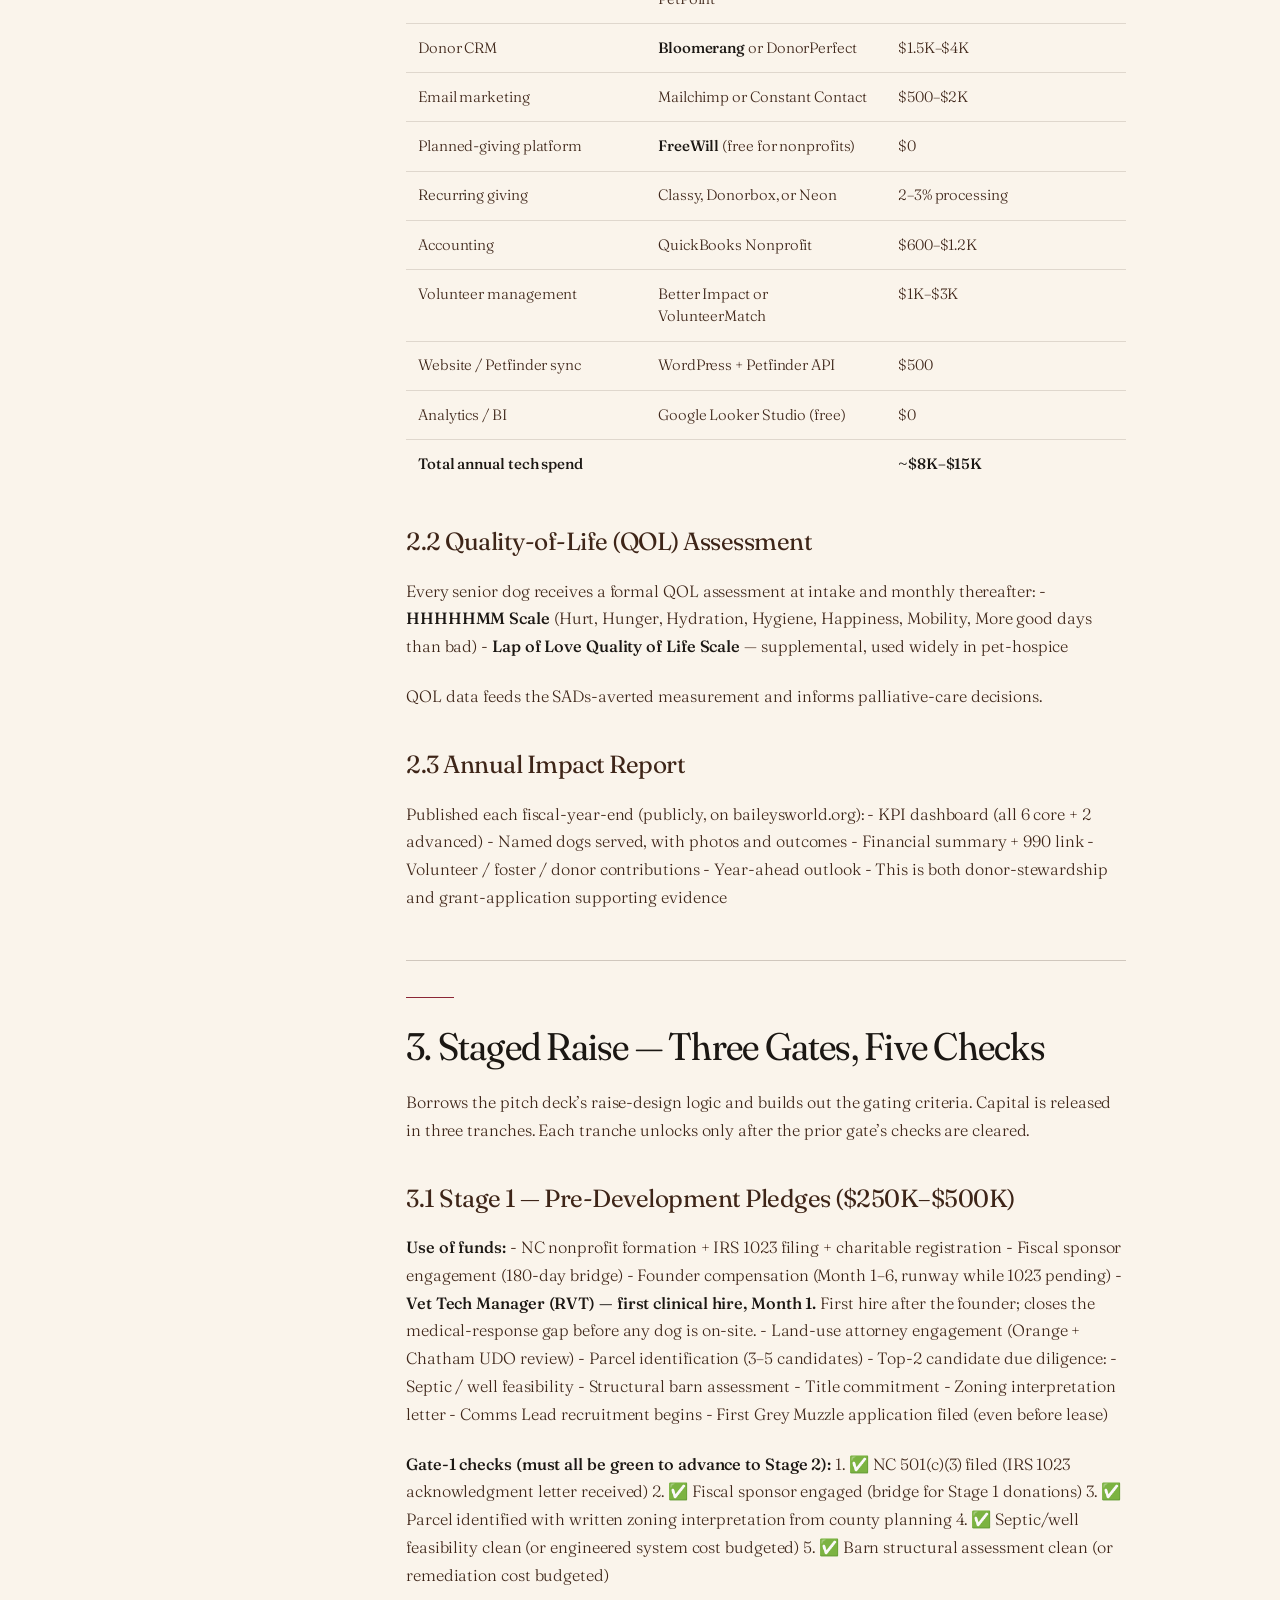
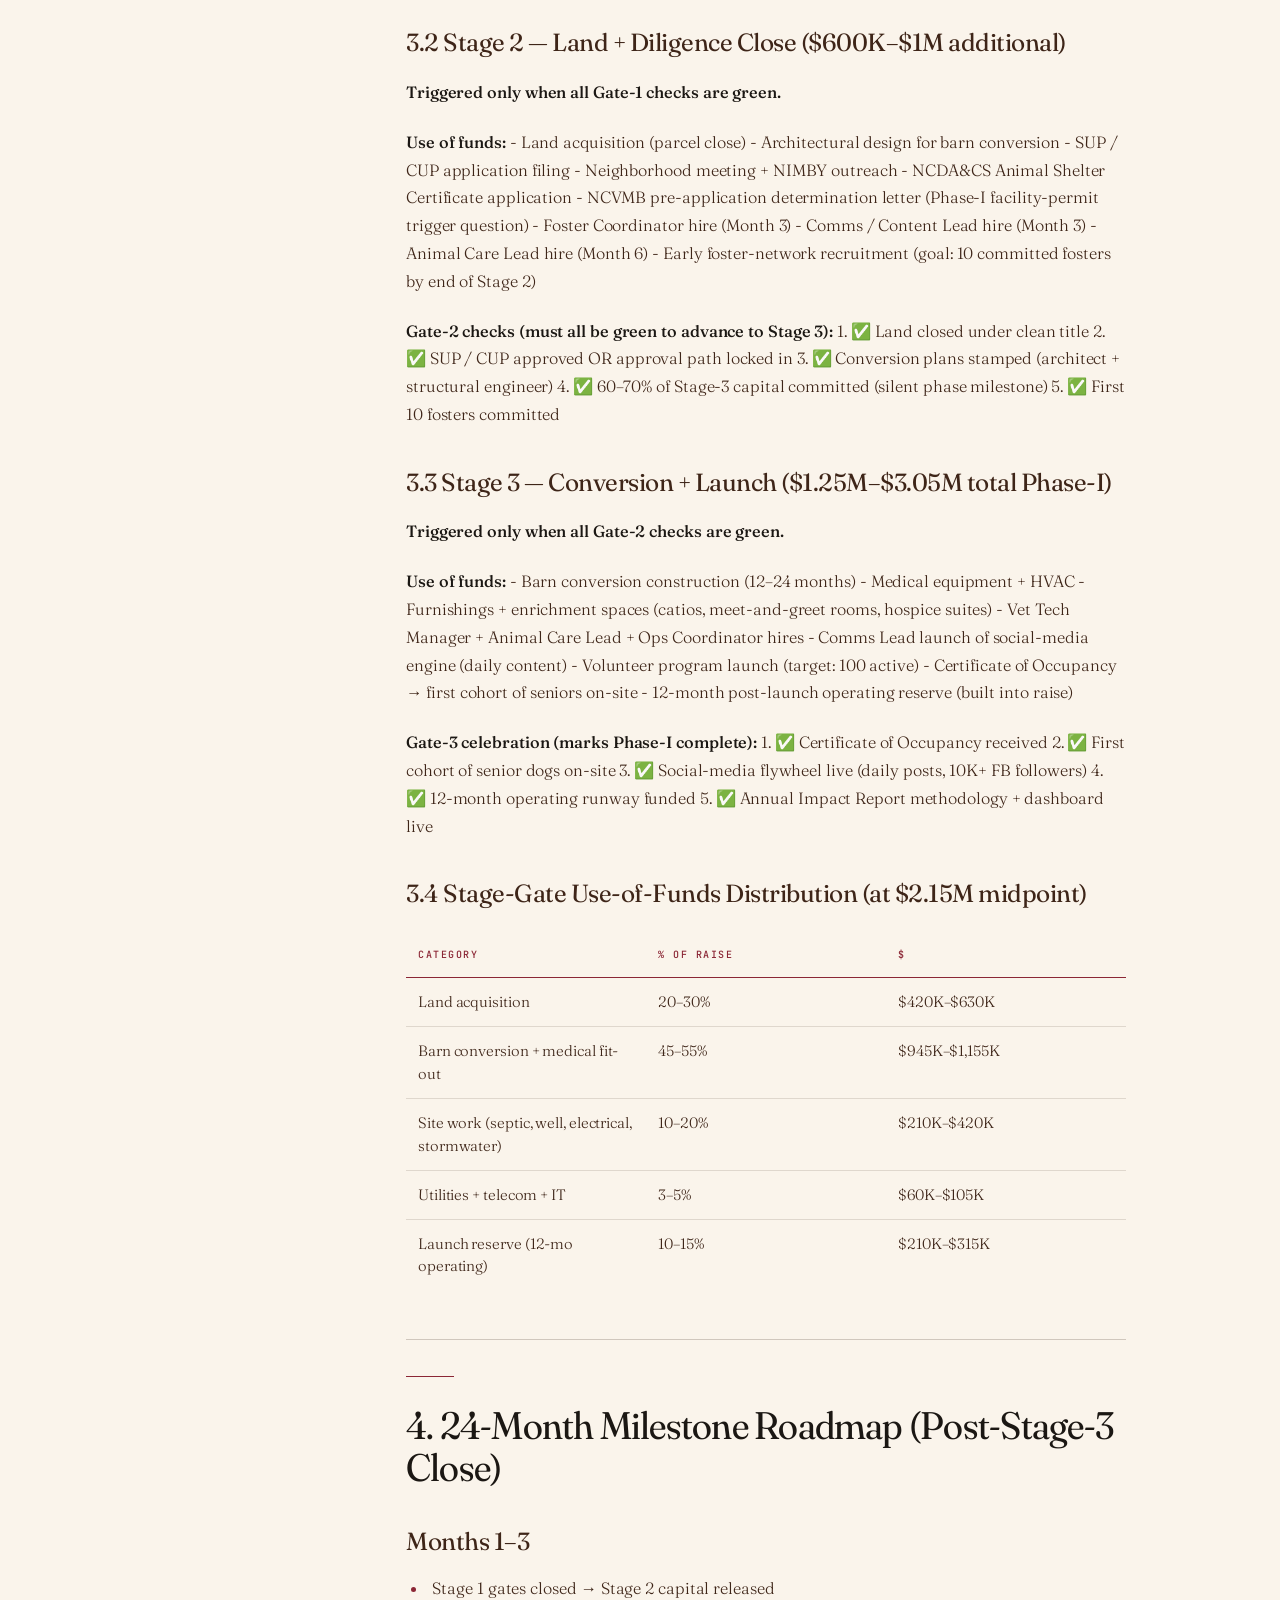
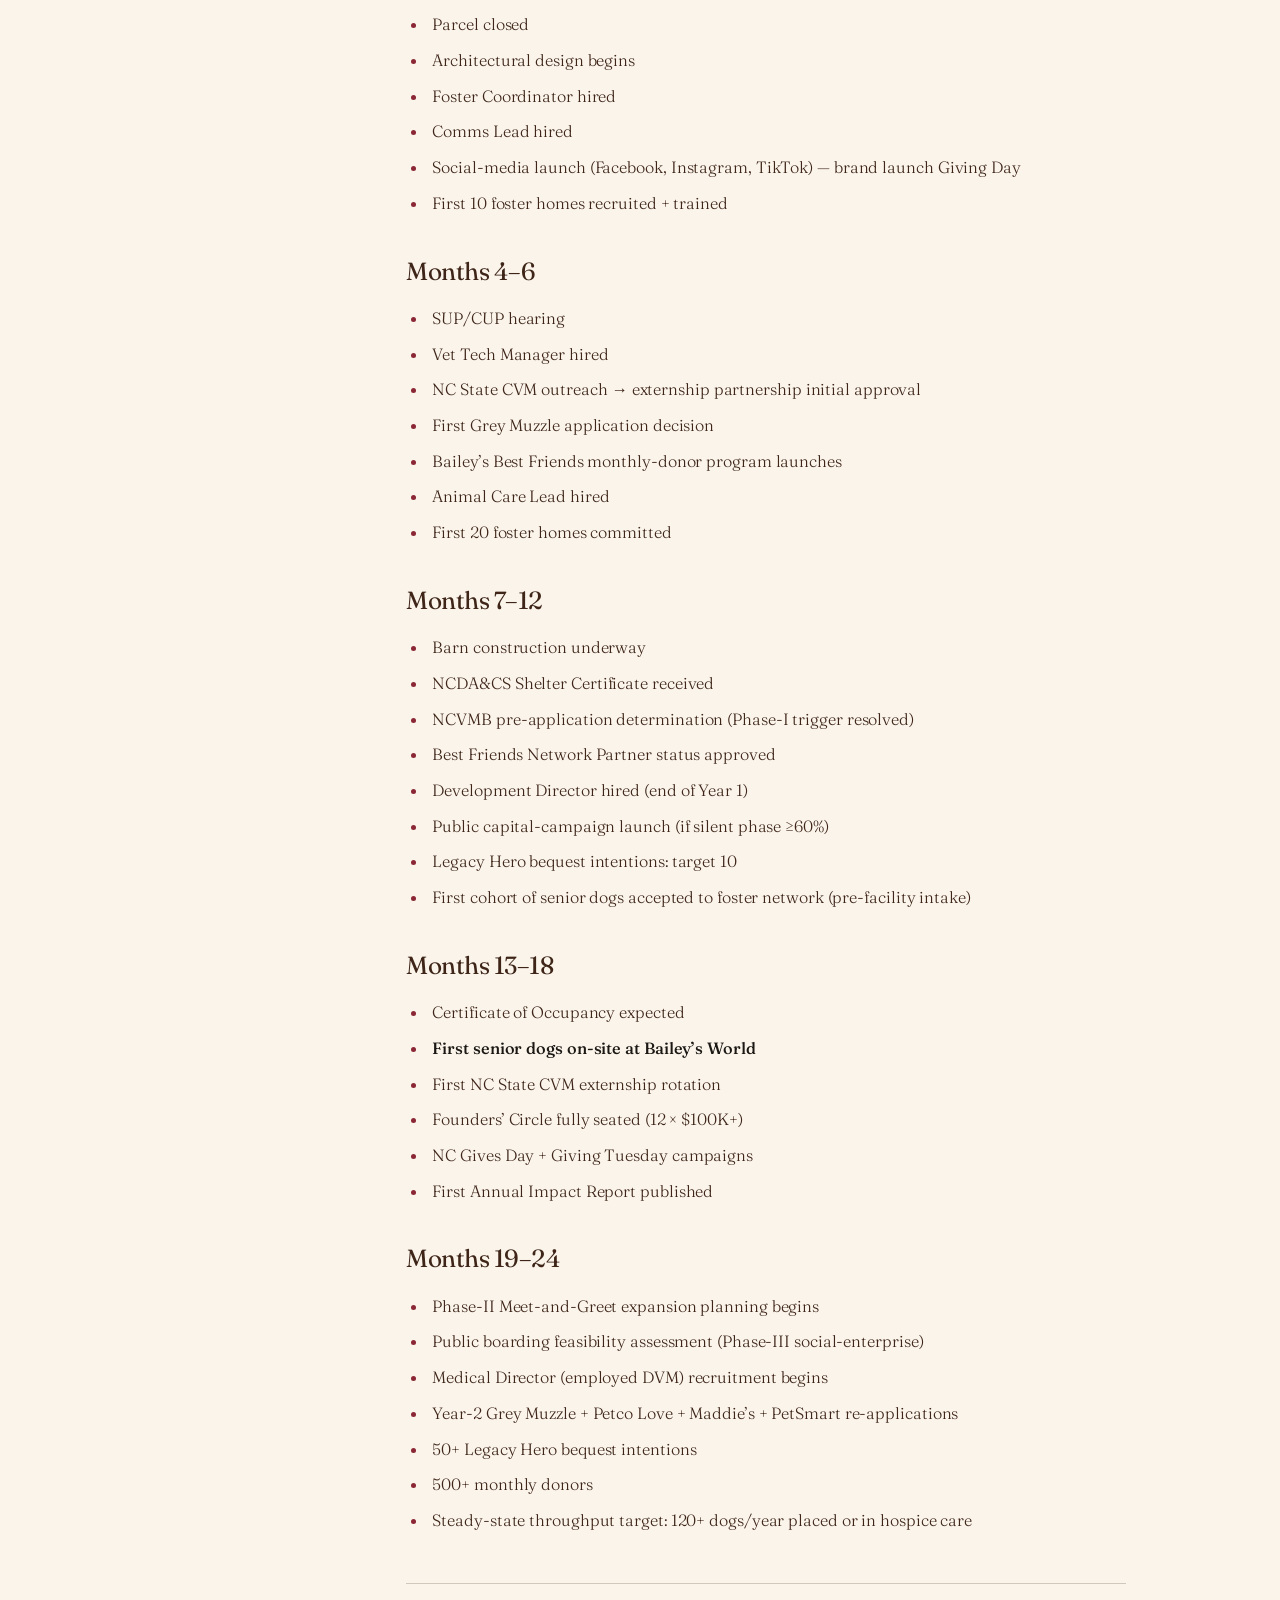
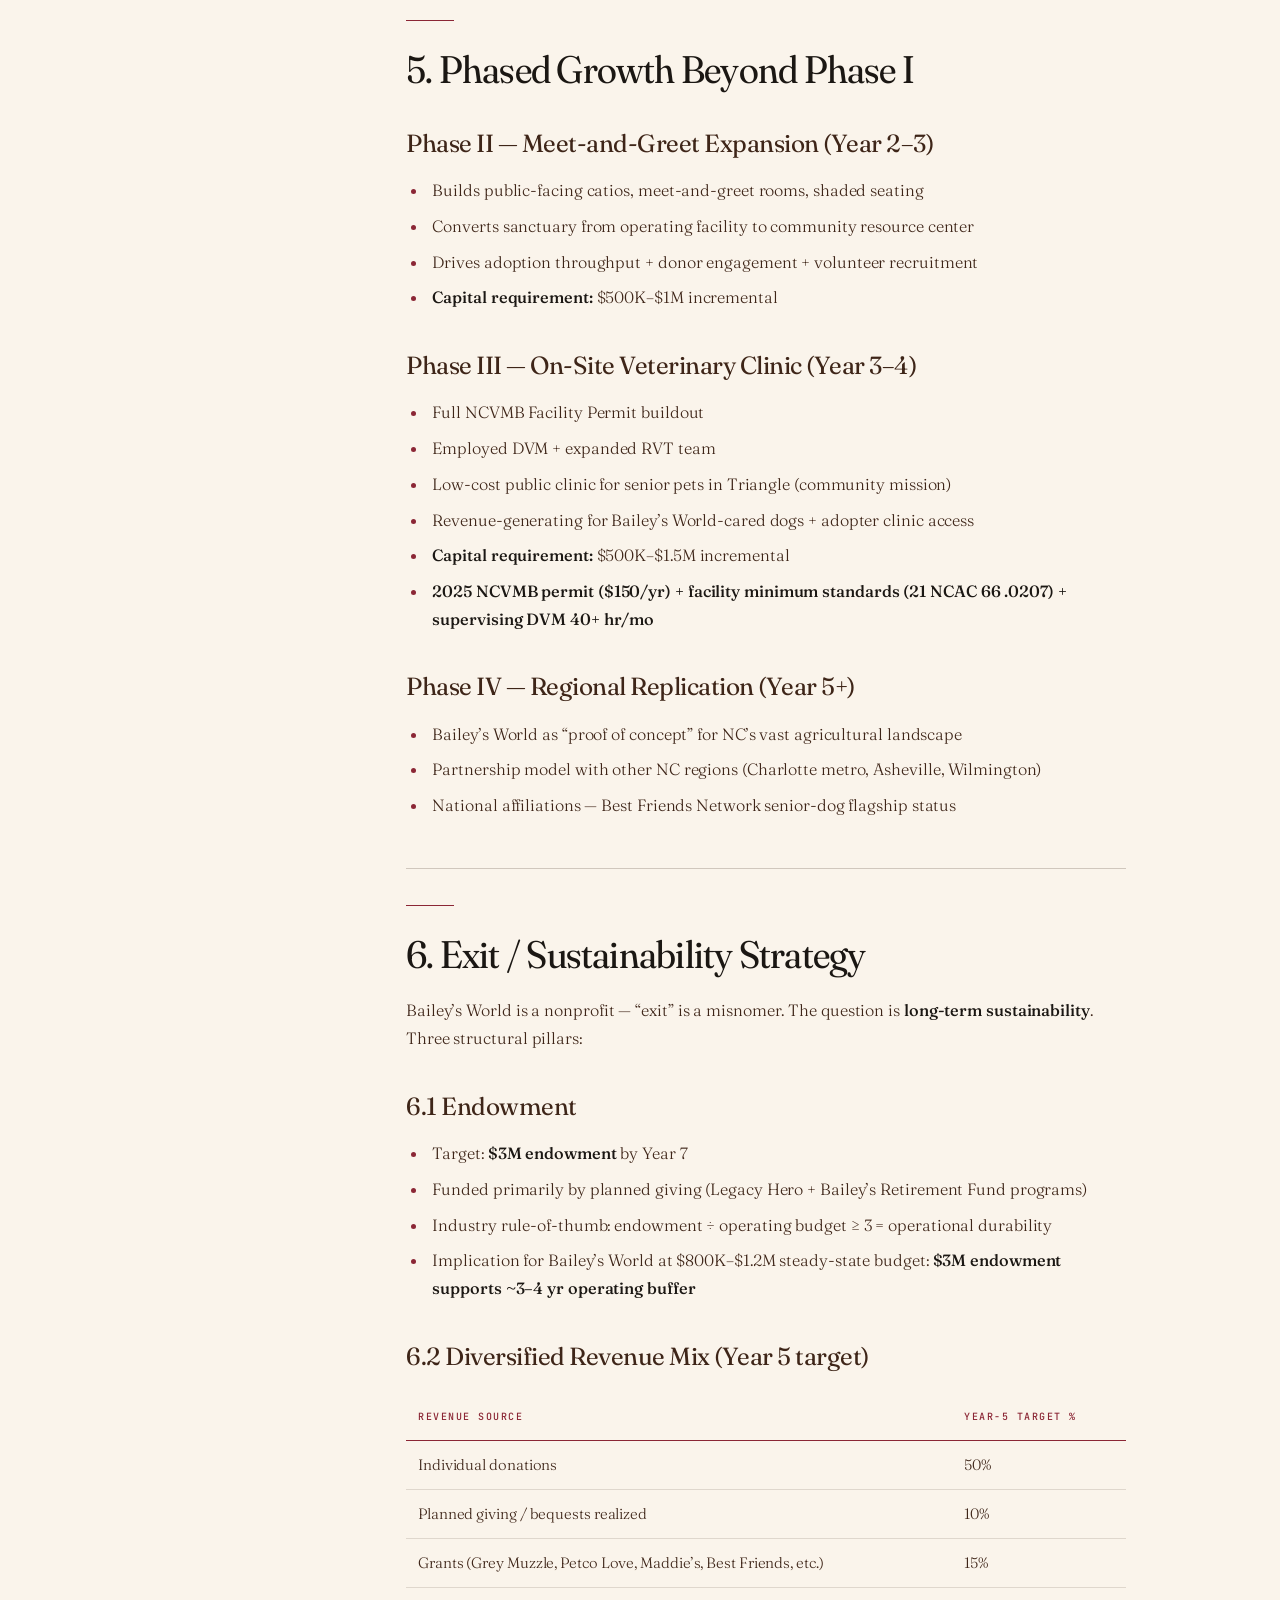
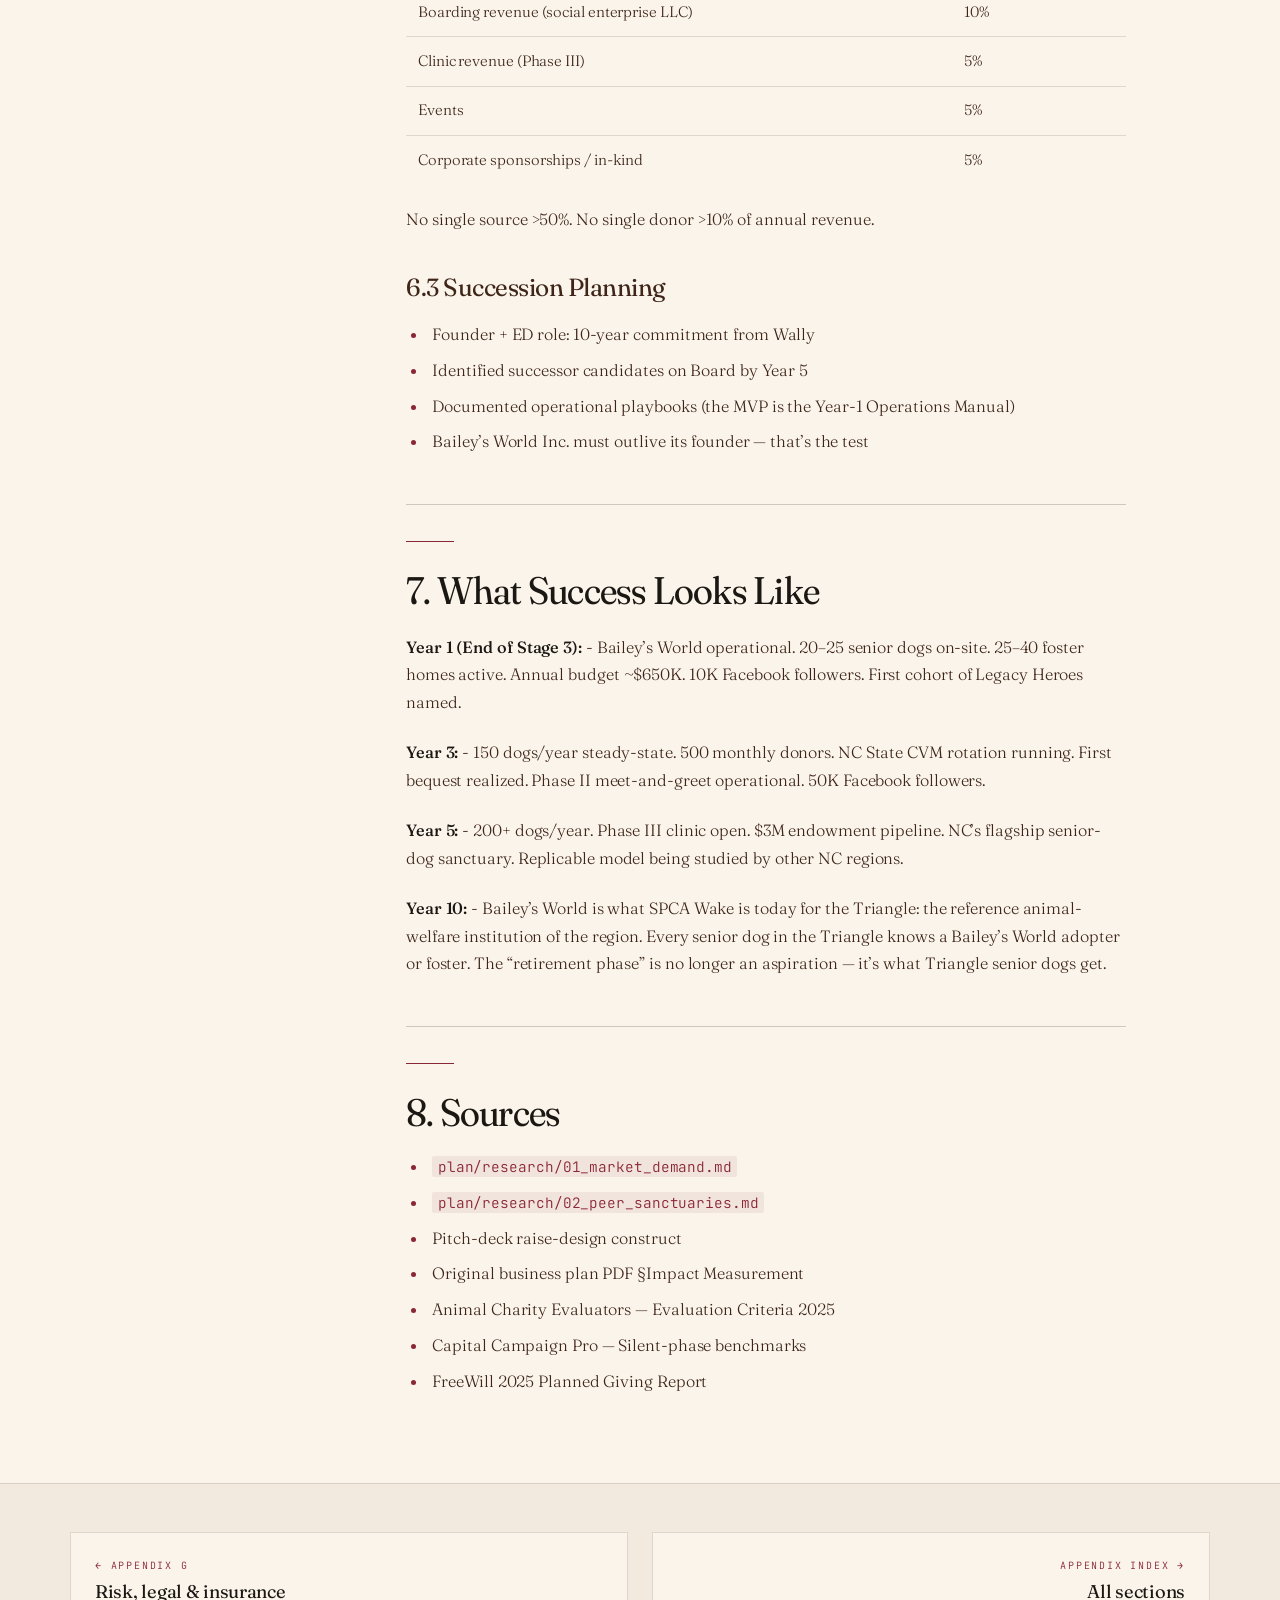
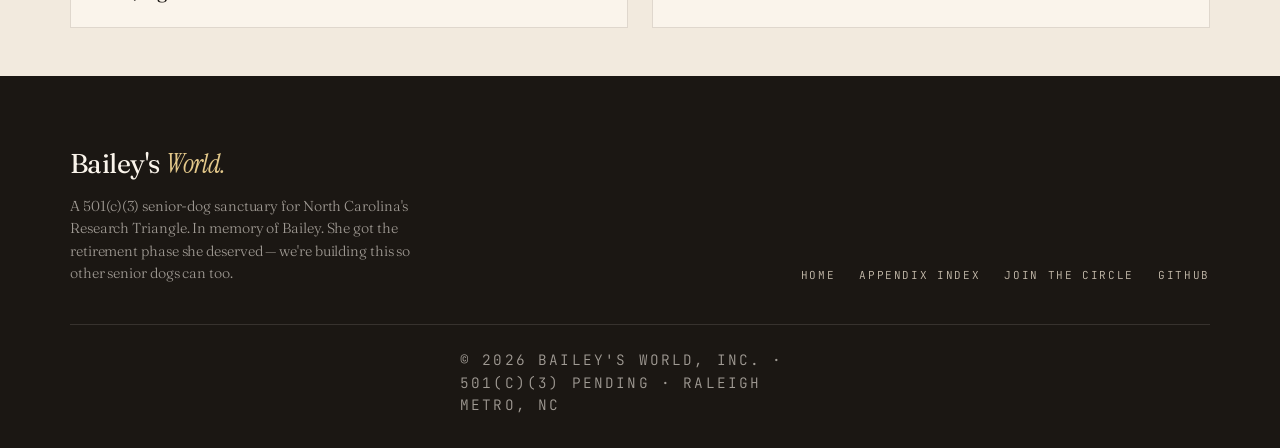
<file: plan/H_impact_roadmap.html>
<!DOCTYPE html>
<html lang="en">
<head>
<meta charset="UTF-8" />
<meta name="viewport" content="width=device-width, initial-scale=1.0" />
<title>Impact & gated roadmap — Bailey's World</title>
<meta name="description" content="KPI dashboard, SADs + SROI, 3-stage gated raise, 24-month milestone roadmap, endowment and sustainability plan." />
<meta property="og:title" content="Impact & gated roadmap — Bailey's World" />
<meta property="og:description" content="KPI dashboard, SADs + SROI, 3-stage gated raise, 24-month milestone roadmap, endowment and sustainability plan." />
<meta property="og:type" content="article" />
<meta property="og:image" content="../media/bailey.jpg" />
<link rel="icon" type="image/svg+xml" href="data:image/svg+xml,%3Csvg xmlns='http://www.w3.org/2000/svg' viewBox='0 0 32 32'%3E%3Cpath fill='%238B2635' d='M12 6c-1.7 0-3 1.3-3 3s1.3 3 3 3 3-1.3 3-3-1.3-3-3-3zm8 0c-1.7 0-3 1.3-3 3s1.3 3 3 3 3-1.3 3-3-1.3-3-3-3zM7 13c-1.7 0-3 1.3-3 3s1.3 3 3 3 3-1.3 3-3-1.3-3-3-3zm18 0c-1.7 0-3 1.3-3 3s1.3 3 3 3 3-1.3 3-3-1.3-3-3-3zm-9 3c-3.3 0-6 3.1-6 7 0 2.2 1.8 4 4 4h4c2.2 0 4-1.8 4-4 0-3.9-2.7-7-6-7z'/%3E%3C/svg%3E" />
<link rel="preconnect" href="https://fonts.googleapis.com" />
<link rel="preconnect" href="https://fonts.gstatic.com" crossorigin />
<link href="https://fonts.googleapis.com/css2?family=Fraunces:ital,opsz,wght,SOFT@0,9..144,300..900,100&family=Instrument+Serif:ital@0;1&family=JetBrains+Mono:wght@400;500&display=swap" rel="stylesheet" />
<link rel="stylesheet" href="appendix.css" />
</head>
<body>
<nav class="nav">
  <a href="../index.html" class="nav__logo">Bailey's <em>World</em></a>
  <div class="nav__links">
    <a href="index.html" class="nav__link">Appendices</a>
    <a href="../index.html" class="nav__link">Home</a>
  </div>
  <a href="../index.html#ask" class="nav__cta">Join the Circle</a>
</nav>

<article>
  <header class="paper__head">
    <div class="container">
      <p class="label paper__eyebrow">Appendix H</p>
      <h1 class="paper__title">Impact & gated roadmap</h1>
      <p class="paper__lede">KPI dashboard, SROI methodology, the three-stage / five-gate raise, 24-month milestone roadmap, sustainability plan.</p>
    </div>
  </header>

  <div class="paper__body">
    <aside class="toc" aria-label="Sections">
  <p class="toc__label">Sections</p>
  <ol><li><a href="#baileys-world-triangle-senior-dog-barn-sanctuary">Bailey’s World
/ Triangle Senior Dog Barn Sanctuary</a></li><li><a href="#impact-measurement-framework">1. Impact Measurement
Framework</a></li><li><a href="#impact-measurement-tools-process">2. Impact Measurement Tools
&amp; Process</a></li><li><a href="#staged-raise-three-gates-five-checks">3. Staged Raise — Three
Gates, Five Checks</a></li><li><a href="#month-milestone-roadmap-post-stage-3-close">4. 24-Month
Milestone Roadmap (Post-Stage-3 Close)</a></li><li><a href="#phased-growth-beyond-phase-i">5. Phased Growth Beyond Phase
I</a></li><li><a href="#exit-sustainability-strategy">6. Exit / Sustainability
Strategy</a></li><li><a href="#what-success-looks-like">7. What Success Looks Like</a></li><li><a href="#sources">8. Sources</a></li></ol>
</aside>
    <div class="prose">
      
<h2  id="baileys-world-triangle-senior-dog-barn-sanctuary">Bailey’s World
/ Triangle Senior Dog Barn Sanctuary</h2>
<p><em>Supporting research: pitch-deck staging design,
<code>plan/research/01_market_demand.md</code>,
<code>plan/research/02_peer_sanctuaries.md</code>, original business
plan PDF §Impact Measurement.</em></p>
<hr />
<h2  id="impact-measurement-framework">1. Impact Measurement
Framework</h2>
<p>The plan commits to tracking <strong>six core KPIs</strong> plus two
advanced social-impact measures. This gives investors, grant committees,
and the board a defensible evidence trail for the sanctuary’s
effectiveness.</p>
<h3 id="core-operating-kpis">1.1 Core Operating KPIs</h3>
<table>
<colgroup>
<col style="width: 25%" />
<col style="width: 25%" />
<col style="width: 25%" />
<col style="width: 25%" />
</colgroup>
<thead>
<tr>
<th>KPI</th>
<th>Definition</th>
<th>Steady-State Target</th>
<th>Why It Matters</th>
</tr>
</thead>
<tbody>
<tr>
<td><strong>Live Release Rate (LRR)</strong></td>
<td>% of animals leaving alive</td>
<td><strong>&gt;95%</strong></td>
<td>“No-Kill” threshold is 90%; a senior-specific sanctuary should
exceed it because hospice placements count as live outcomes</td>
</tr>
<tr>
<td><strong>Length of Stay (LOS), on-site</strong></td>
<td>Avg days in sanctuary</td>
<td><strong>&lt;60 days</strong> for placement-track dogs</td>
<td>Balance between decompression/medical stabilization and throughput;
the foster network is the pressure-release valve</td>
</tr>
<tr>
<td><strong>LOS, foster network</strong></td>
<td>Avg days in foster</td>
<td><strong>60–180 days</strong> for placement-track;
<strong>open-ended</strong> for hospice</td>
<td>Fosters extend capacity — target 25–40 active foster homes</td>
</tr>
<tr>
<td><strong>Cost of Care per Animal (COCA)</strong></td>
<td>(Total ops + medical) / (animals served)</td>
<td><strong>$4,500–$6,500/dog</strong></td>
<td>Higher than standard shelter COCA (~$500–$1,200) because senior
medical is expensive — this is the case for diversion value
vs. municipal shelter</td>
</tr>
<tr>
<td><strong>Donor Retention Rate (DRR)</strong></td>
<td>% of prior-year donors who give again</td>
<td><strong>&gt;65%</strong> Year 3+</td>
<td>Nonprofit industry median 45%; DRR &gt;65% is the operational
stability threshold</td>
</tr>
<tr>
<td><strong>Foster Utilization Rate</strong></td>
<td>Active fosters / committed fosters</td>
<td><strong>&gt;75%</strong></td>
<td>Measures whether the foster network is actually absorbing dogs</td>
</tr>
</tbody>
</table>
<h3 id="advanced-social-impact-measures">1.2 Advanced Social-Impact
Measures</h3>
<table>
<colgroup>
<col style="width: 33%" />
<col style="width: 33%" />
<col style="width: 33%" />
</colgroup>
<thead>
<tr>
<th>KPI</th>
<th>Definition</th>
<th>Why Investors Care</th>
</tr>
</thead>
<tbody>
<tr>
<td><strong>SROI (Social Return on Investment)</strong></td>
<td>Monetized social value ÷ total investment</td>
<td>Grant-committee standard; gives donors a dollars-out-for-dollars-in
framing</td>
</tr>
<tr>
<td><strong>SADs (Suffering-Adjusted Days) Averted</strong></td>
<td>Difference in stress + pain days between “shelter box” and sanctuary
for each dog</td>
<td>Advanced impact-measurement used by effective-altruism-aligned
grantmakers; Animal Charity Evaluators reviews use this</td>
</tr>
</tbody>
</table>
<h3 id="marketing-growth-kpis">1.3 Marketing / Growth KPIs</h3>
<table>
<thead>
<tr>
<th>KPI</th>
<th>Year-1 Target</th>
<th>Year-3 Target</th>
</tr>
</thead>
<tbody>
<tr>
<td>Email list size</td>
<td>2,500</td>
<td>15,000</td>
</tr>
<tr>
<td>Facebook followers</td>
<td>10,000</td>
<td>75,000</td>
</tr>
<tr>
<td>Instagram followers</td>
<td>5,000</td>
<td>30,000</td>
</tr>
<tr>
<td>TikTok followers</td>
<td>2,500</td>
<td>25,000</td>
</tr>
<tr>
<td>Monthly donors</td>
<td>100</td>
<td>500+</td>
</tr>
<tr>
<td>Legacy Hero bequest intentions</td>
<td>10–20</td>
<td>50+</td>
</tr>
<tr>
<td>Grant-to-proposal win rate</td>
<td>30%</td>
<td>50%</td>
</tr>
</tbody>
</table>
<p><strong>Social-media note:</strong> Old Friends SDS took 13 years to
build 1.8M Facebook followers. Starting day-one content discipline is
the single highest-leverage investment Bailey’s World can make in its
fundraising future — which is why a Comms/Content Lead is a
<strong>Month-3 hire</strong>, not a deferred luxury.</p>
<hr />
<h2  id="impact-measurement-tools-process">2. Impact Measurement Tools
&amp; Process</h2>
<h3 id="technology-stack">2.1 Technology Stack</h3>
<table>
<colgroup>
<col style="width: 33%" />
<col style="width: 33%" />
<col style="width: 33%" />
</colgroup>
<thead>
<tr>
<th>Function</th>
<th>Tool</th>
<th>Est. Annual Cost</th>
</tr>
</thead>
<tbody>
<tr>
<td>Shelter management</td>
<td><strong>Shelterluv</strong> (preferred) or PetPoint</td>
<td>$1.5K–$3K</td>
</tr>
<tr>
<td>Donor CRM</td>
<td><strong>Bloomerang</strong> or DonorPerfect</td>
<td>$1.5K–$4K</td>
</tr>
<tr>
<td>Email marketing</td>
<td>Mailchimp or Constant Contact</td>
<td>$500–$2K</td>
</tr>
<tr>
<td>Planned-giving platform</td>
<td><strong>FreeWill</strong> (free for nonprofits)</td>
<td>$0</td>
</tr>
<tr>
<td>Recurring giving</td>
<td>Classy, Donorbox, or Neon</td>
<td>2–3% processing</td>
</tr>
<tr>
<td>Accounting</td>
<td>QuickBooks Nonprofit</td>
<td>$600–$1.2K</td>
</tr>
<tr>
<td>Volunteer management</td>
<td>Better Impact or VolunteerMatch</td>
<td>$1K–$3K</td>
</tr>
<tr>
<td>Website / Petfinder sync</td>
<td>WordPress + Petfinder API</td>
<td>$500</td>
</tr>
<tr>
<td>Analytics / BI</td>
<td>Google Looker Studio (free)</td>
<td>$0</td>
</tr>
<tr>
<td><strong>Total annual tech spend</strong></td>
<td></td>
<td><strong>~$8K–$15K</strong></td>
</tr>
</tbody>
</table>
<h3 id="quality-of-life-qol-assessment">2.2 Quality-of-Life (QOL)
Assessment</h3>
<p>Every senior dog receives a formal QOL assessment at intake and
monthly thereafter: - <strong>HHHHHMM Scale</strong> (Hurt, Hunger,
Hydration, Hygiene, Happiness, Mobility, More good days than bad) -
<strong>Lap of Love Quality of Life Scale</strong> — supplemental, used
widely in pet-hospice</p>
<p>QOL data feeds the SADs-averted measurement and informs
palliative-care decisions.</p>
<h3 id="annual-impact-report">2.3 Annual Impact Report</h3>
<p>Published each fiscal-year-end (publicly, on baileysworld.org): - KPI
dashboard (all 6 core + 2 advanced) - Named dogs served, with photos and
outcomes - Financial summary + 990 link - Volunteer / foster / donor
contributions - Year-ahead outlook - This is both donor-stewardship and
grant-application supporting evidence</p>
<hr />
<h2  id="staged-raise-three-gates-five-checks">3. Staged Raise — Three
Gates, Five Checks</h2>
<p>Borrows the pitch deck’s raise-design logic and builds out the gating
criteria. Capital is released in three tranches. Each tranche unlocks
only after the prior gate’s checks are cleared.</p>
<h3 id="stage-1-pre-development-pledges-250k500k">3.1 Stage 1 —
Pre-Development Pledges ($250K–$500K)</h3>
<p><strong>Use of funds:</strong> - NC nonprofit formation + IRS 1023
filing + charitable registration - Fiscal sponsor engagement (180-day
bridge) - Founder compensation (Month 1–6, runway while 1023 pending) -
<strong>Vet Tech Manager (RVT) — first clinical hire, Month 1.</strong>
First hire after the founder; closes the medical-response gap before any
dog is on-site. - Land-use attorney engagement (Orange + Chatham UDO
review) - Parcel identification (3–5 candidates) - Top-2 candidate due
diligence: - Septic / well feasibility - Structural barn assessment -
Title commitment - Zoning interpretation letter - Comms Lead recruitment
begins - First Grey Muzzle application filed (even before lease)</p>
<p><strong>Gate-1 checks (must all be green to advance to Stage
2):</strong> 1. ✅ NC 501(c)(3) filed (IRS 1023 acknowledgment letter
received) 2. ✅ Fiscal sponsor engaged (bridge for Stage 1 donations) 3.
✅ Parcel identified with written zoning interpretation from county
planning 4. ✅ Septic/well feasibility clean (or engineered system cost
budgeted) 5. ✅ Barn structural assessment clean (or remediation cost
budgeted)</p>
<h3 id="stage-2-land-diligence-close-600k1m-additional">3.2 Stage 2 —
Land + Diligence Close ($600K–$1M additional)</h3>
<p><strong>Triggered only when all Gate-1 checks are green.</strong></p>
<p><strong>Use of funds:</strong> - Land acquisition (parcel close) -
Architectural design for barn conversion - SUP / CUP application filing
- Neighborhood meeting + NIMBY outreach - NCDA&amp;CS Animal Shelter
Certificate application - NCVMB pre-application determination letter
(Phase-I facility-permit trigger question) - Foster Coordinator hire
(Month 3) - Comms / Content Lead hire (Month 3) - Animal Care Lead hire
(Month 6) - Early foster-network recruitment (goal: 10 committed fosters
by end of Stage 2)</p>
<p><strong>Gate-2 checks (must all be green to advance to Stage
3):</strong> 1. ✅ Land closed under clean title 2. ✅ SUP / CUP
approved OR approval path locked in 3. ✅ Conversion plans stamped
(architect + structural engineer) 4. ✅ 60–70% of Stage-3 capital
committed (silent phase milestone) 5. ✅ First 10 fosters committed</p>
<h3 id="stage-3-conversion-launch-1.25m3.05m-total-phase-i">3.3 Stage 3
— Conversion + Launch ($1.25M–$3.05M total Phase-I)</h3>
<p><strong>Triggered only when all Gate-2 checks are green.</strong></p>
<p><strong>Use of funds:</strong> - Barn conversion construction (12–24
months) - Medical equipment + HVAC - Furnishings + enrichment spaces
(catios, meet-and-greet rooms, hospice suites) - Vet Tech Manager +
Animal Care Lead + Ops Coordinator hires - Comms Lead launch of
social-media engine (daily content) - Volunteer program launch (target:
100 active) - Certificate of Occupancy → first cohort of seniors on-site
- 12-month post-launch operating reserve (built into raise)</p>
<p><strong>Gate-3 celebration (marks Phase-I complete):</strong> 1. ✅
Certificate of Occupancy received 2. ✅ First cohort of senior dogs
on-site 3. ✅ Social-media flywheel live (daily posts, 10K+ FB
followers) 4. ✅ 12-month operating runway funded 5. ✅ Annual Impact
Report methodology + dashboard live</p>
<h3 id="stage-gate-use-of-funds-distribution-at-2.15m-midpoint">3.4
Stage-Gate Use-of-Funds Distribution (at $2.15M midpoint)</h3>
<table>
<colgroup>
<col style="width: 33%" />
<col style="width: 33%" />
<col style="width: 33%" />
</colgroup>
<thead>
<tr>
<th>Category</th>
<th>% of Raise</th>
<th>$</th>
</tr>
</thead>
<tbody>
<tr>
<td>Land acquisition</td>
<td>20–30%</td>
<td>$420K–$630K</td>
</tr>
<tr>
<td>Barn conversion + medical fit-out</td>
<td>45–55%</td>
<td>$945K–$1,155K</td>
</tr>
<tr>
<td>Site work (septic, well, electrical, stormwater)</td>
<td>10–20%</td>
<td>$210K–$420K</td>
</tr>
<tr>
<td>Utilities + telecom + IT</td>
<td>3–5%</td>
<td>$60K–$105K</td>
</tr>
<tr>
<td>Launch reserve (12-mo operating)</td>
<td>10–15%</td>
<td>$210K–$315K</td>
</tr>
</tbody>
</table>
<hr />
<h2  id="month-milestone-roadmap-post-stage-3-close">4. 24-Month
Milestone Roadmap (Post-Stage-3 Close)</h2>
<h3 id="months-13">Months 1–3</h3>
<ul>
<li>Stage 1 gates closed → Stage 2 capital released</li>
<li>Parcel closed</li>
<li>Architectural design begins</li>
<li>Foster Coordinator hired</li>
<li>Comms Lead hired</li>
<li>Social-media launch (Facebook, Instagram, TikTok) — brand launch
Giving Day</li>
<li>First 10 foster homes recruited + trained</li>
</ul>
<h3 id="months-46">Months 4–6</h3>
<ul>
<li>SUP/CUP hearing</li>
<li>Vet Tech Manager hired</li>
<li>NC State CVM outreach → externship partnership initial approval</li>
<li>First Grey Muzzle application decision</li>
<li>Bailey’s Best Friends monthly-donor program launches</li>
<li>Animal Care Lead hired</li>
<li>First 20 foster homes committed</li>
</ul>
<h3 id="months-712">Months 7–12</h3>
<ul>
<li>Barn construction underway</li>
<li>NCDA&amp;CS Shelter Certificate received</li>
<li>NCVMB pre-application determination (Phase-I trigger resolved)</li>
<li>Best Friends Network Partner status approved</li>
<li>Development Director hired (end of Year 1)</li>
<li>Public capital-campaign launch (if silent phase ≥60%)</li>
<li>Legacy Hero bequest intentions: target 10</li>
<li>First cohort of senior dogs accepted to foster network (pre-facility
intake)</li>
</ul>
<h3 id="months-1318">Months 13–18</h3>
<ul>
<li>Certificate of Occupancy expected</li>
<li><strong>First senior dogs on-site at Bailey’s World</strong></li>
<li>First NC State CVM externship rotation</li>
<li>Founders’ Circle fully seated (12 × $100K+)</li>
<li>NC Gives Day + Giving Tuesday campaigns</li>
<li>First Annual Impact Report published</li>
</ul>
<h3 id="months-1924">Months 19–24</h3>
<ul>
<li>Phase-II Meet-and-Greet expansion planning begins</li>
<li>Public boarding feasibility assessment (Phase-III
social-enterprise)</li>
<li>Medical Director (employed DVM) recruitment begins</li>
<li>Year-2 Grey Muzzle + Petco Love + Maddie’s + PetSmart
re-applications</li>
<li>50+ Legacy Hero bequest intentions</li>
<li>500+ monthly donors</li>
<li>Steady-state throughput target: 120+ dogs/year placed or in hospice
care</li>
</ul>
<hr />
<h2  id="phased-growth-beyond-phase-i">5. Phased Growth Beyond Phase
I</h2>
<h3 id="phase-ii-meet-and-greet-expansion-year-23">Phase II —
Meet-and-Greet Expansion (Year 2–3)</h3>
<ul>
<li>Builds public-facing catios, meet-and-greet rooms, shaded
seating</li>
<li>Converts sanctuary from operating facility to community resource
center</li>
<li>Drives adoption throughput + donor engagement + volunteer
recruitment</li>
<li><strong>Capital requirement:</strong> $500K–$1M incremental</li>
</ul>
<h3 id="phase-iii-on-site-veterinary-clinic-year-34">Phase III — On-Site
Veterinary Clinic (Year 3–4)</h3>
<ul>
<li>Full NCVMB Facility Permit buildout</li>
<li>Employed DVM + expanded RVT team</li>
<li>Low-cost public clinic for senior pets in Triangle (community
mission)</li>
<li>Revenue-generating for Bailey’s World-cared dogs + adopter clinic
access</li>
<li><strong>Capital requirement:</strong> $500K–$1.5M incremental</li>
<li><strong>2025 NCVMB permit ($150/yr) + facility minimum standards (21
NCAC 66 .0207) + supervising DVM 40+ hr/mo</strong></li>
</ul>
<h3 id="phase-iv-regional-replication-year-5">Phase IV — Regional
Replication (Year 5+)</h3>
<ul>
<li>Bailey’s World as “proof of concept” for NC’s vast agricultural
landscape</li>
<li>Partnership model with other NC regions (Charlotte metro, Asheville,
Wilmington)</li>
<li>National affiliations — Best Friends Network senior-dog flagship
status</li>
</ul>
<hr />
<h2  id="exit-sustainability-strategy">6. Exit / Sustainability
Strategy</h2>
<p>Bailey’s World is a nonprofit — “exit” is a misnomer. The question is
<strong>long-term sustainability</strong>. Three structural pillars:</p>
<h3 id="endowment">6.1 Endowment</h3>
<ul>
<li>Target: <strong>$3M endowment</strong> by Year 7</li>
<li>Funded primarily by planned giving (Legacy Hero + Bailey’s
Retirement Fund programs)</li>
<li>Industry rule-of-thumb: endowment ÷ operating budget ≥ 3 =
operational durability</li>
<li>Implication for Bailey’s World at $800K–$1.2M steady-state budget:
<strong>$3M endowment supports ~3–4 yr operating buffer</strong></li>
</ul>
<h3 id="diversified-revenue-mix-year-5-target">6.2 Diversified Revenue
Mix (Year 5 target)</h3>
<table>
<thead>
<tr>
<th>Revenue Source</th>
<th>Year-5 Target %</th>
</tr>
</thead>
<tbody>
<tr>
<td>Individual donations</td>
<td>50%</td>
</tr>
<tr>
<td>Planned giving / bequests realized</td>
<td>10%</td>
</tr>
<tr>
<td>Grants (Grey Muzzle, Petco Love, Maddie’s, Best Friends, etc.)</td>
<td>15%</td>
</tr>
<tr>
<td>Boarding revenue (social enterprise LLC)</td>
<td>10%</td>
</tr>
<tr>
<td>Clinic revenue (Phase III)</td>
<td>5%</td>
</tr>
<tr>
<td>Events</td>
<td>5%</td>
</tr>
<tr>
<td>Corporate sponsorships / in-kind</td>
<td>5%</td>
</tr>
</tbody>
</table>
<p>No single source &gt;50%. No single donor &gt;10% of annual
revenue.</p>
<h3 id="succession-planning">6.3 Succession Planning</h3>
<ul>
<li>Founder + ED role: 10-year commitment from Wally</li>
<li>Identified successor candidates on Board by Year 5</li>
<li>Documented operational playbooks (the MVP is the Year-1 Operations
Manual)</li>
<li>Bailey’s World Inc. must outlive its founder — that’s the test</li>
</ul>
<hr />
<h2  id="what-success-looks-like">7. What Success Looks Like</h2>
<p><strong>Year 1 (End of Stage 3):</strong> - Bailey’s World
operational. 20–25 senior dogs on-site. 25–40 foster homes active.
Annual budget ~$650K. 10K Facebook followers. First cohort of Legacy
Heroes named.</p>
<p><strong>Year 3:</strong> - 150 dogs/year steady-state. 500 monthly
donors. NC State CVM rotation running. First bequest realized. Phase II
meet-and-greet operational. 50K Facebook followers.</p>
<p><strong>Year 5:</strong> - 200+ dogs/year. Phase III clinic open. $3M
endowment pipeline. NC’s flagship senior-dog sanctuary. Replicable model
being studied by other NC regions.</p>
<p><strong>Year 10:</strong> - Bailey’s World is what SPCA Wake is today
for the Triangle: the reference animal-welfare institution of the
region. Every senior dog in the Triangle knows a Bailey’s World adopter
or foster. The “retirement phase” is no longer an aspiration — it’s what
Triangle senior dogs get.</p>
<hr />
<h2  id="sources">8. Sources</h2>
<ul>
<li><code>plan/research/01_market_demand.md</code></li>
<li><code>plan/research/02_peer_sanctuaries.md</code></li>
<li>Pitch-deck raise-design construct</li>
<li>Original business plan PDF §Impact Measurement</li>
<li>Animal Charity Evaluators — Evaluation Criteria 2025</li>
<li>Capital Campaign Pro — Silent-phase benchmarks</li>
<li>FreeWill 2025 Planned Giving Report</li>
</ul>

    </div>
  </div>

  <footer class="paper__foot">
    <nav class="paper__nav" aria-label="Appendix navigation">
      <a href="G_risk_legal_insurance.html" class="prev">
  <span class="paper__nav__label">← Appendix G</span>
  <span class="paper__nav__title">Risk, legal & insurance</span>
</a>
      <a href="index.html" class="next">
  <span class="paper__nav__label">Appendix index →</span>
  <span class="paper__nav__title">All sections</span>
</a>
    </nav>
  </footer>
</article>


<footer class="site-foot">
  <div class="site-foot__inner">
    <div>
      <h3>Bailey's <em>World.</em></h3>
      <p>A 501(c)(3) senior-dog sanctuary for North Carolina's Research Triangle. In memory of Bailey. She got the retirement phase she deserved — we're building this so other senior dogs can too.</p>
    </div>
    <nav class="site-foot__nav">
      <a href="../index.html">Home</a>
      <a href="index.html">Appendix index</a>
      <a href="../index.html#ask">Join the Circle</a>
      <a href="https://github.com/misterpavano/baileys-world" target="_blank" rel="noopener">GitHub</a>
    </nav>
  </div>
  <p class="site-foot__legal">© 2026 Bailey's World, Inc. · 501(c)(3) pending · Raleigh Metro, NC</p>
</footer>

<script>
// Active-section highlight in the TOC
const toc = document.querySelector('.toc');
const headings = document.querySelectorAll('.prose h2');
if (toc && headings.length) {
  const links = new Map();
  toc.querySelectorAll('a').forEach(a => {
    const id = a.getAttribute('href').replace('#', '');
    links.set(id, a);
  });
  const obs = new IntersectionObserver((entries) => {
    entries.forEach(e => {
      if (e.isIntersecting) {
        links.forEach(a => a.classList.remove('active'));
        const a = links.get(e.target.id);
        if (a) a.classList.add('active');
      }
    });
  }, { rootMargin: '-10% 0px -60% 0px' });
  headings.forEach(h => obs.observe(h));
}
// Wrap tables in horizontal-scroll containers for mobile
document.querySelectorAll('.prose table').forEach(table => {
  const wrap = document.createElement('div');
  wrap.className = 'table-scroll';
  table.parentNode.insertBefore(wrap, table);
  wrap.appendChild(table);
});
</script>
</body>
</html>
</file>
<file: plan/appendix.css>
/* ————————————————————————————————————————————————
   Bailey's World — appendix pages
   Cinematic editorial (matches main site design language)
   ———————————————————————————————————————————————— */

:root {
  --cream:  #FAF4EB;
  --paper:  #F2EADE;
  --bone:   #E8DDCB;
  --sepia:  #3E2518;
  --ink:    #1B1713;
  --oxblood:#8B2635;
  --brass:  #C18F3A;
  --brass-soft:#E3C88A;
  --sage:   #6B7F5A;
  --moss:   #475240;
  --hair:   rgba(62, 37, 24, 0.14);
  --hair-strong: rgba(62, 37, 24, 0.22);

  --f-display: 'Fraunces', Georgia, serif;
  --f-quote:   'Instrument Serif', Georgia, serif;
  --f-mono:    'JetBrains Mono', ui-monospace, monospace;
}

* { box-sizing: border-box; margin: 0; padding: 0; }
html { scroll-behavior: smooth; }
body {
  background: var(--cream);
  color: var(--ink);
  font-family: var(--f-display);
  font-weight: 300;
  font-size: 17.5px;
  line-height: 1.7;
  letter-spacing: -0.005em;
  -webkit-font-smoothing: antialiased;
  -moz-osx-font-smoothing: grayscale;
}

::selection { background: var(--oxblood); color: var(--cream); }

a { color: var(--oxblood); text-decoration: none; background-image: linear-gradient(transparent 65%, rgba(139, 38, 53, 0.18) 65%); transition: background-image 0.2s, color 0.2s; }
a:hover { color: var(--oxblood); background-image: linear-gradient(transparent 0%, rgba(139, 38, 53, 0.18) 0%); }

.label {
  font-family: var(--f-mono);
  font-size: 11px;
  font-weight: 500;
  text-transform: uppercase;
  letter-spacing: 0.18em;
}

/* ————————————————————————————————————————————————
   Nav
   ———————————————————————————————————————————————— */
.nav {
  position: sticky; top: 0;
  z-index: 50;
  padding: 1.15rem 2rem;
  display: flex; justify-content: space-between; align-items: center;
  background: rgba(250, 244, 235, 0.92);
  backdrop-filter: blur(12px);
  border-bottom: 1px solid var(--hair);
}
.nav__logo {
  font-family: var(--f-display); font-weight: 500; font-size: 1.1rem; color: var(--ink);
  letter-spacing: -0.02em; text-decoration: none; background: none;
}
.nav__logo em { font-style: italic; color: var(--oxblood); }
.nav__links { display: flex; gap: 1.75rem; align-items: center; }
.nav__link {
  font-family: var(--f-mono); font-size: 11px; text-transform: uppercase; letter-spacing: 0.15em;
  color: var(--sepia); text-decoration: none; background: none; opacity: 0.85;
}
.nav__link:hover { opacity: 1; color: var(--oxblood); }
.nav__cta {
  font-family: var(--f-mono); font-size: 11px; text-transform: uppercase; letter-spacing: 0.15em;
  padding: 0.55rem 1rem; border: 1px solid var(--oxblood); color: var(--oxblood);
  text-decoration: none; background: none; transition: background 0.2s, color 0.2s;
}
.nav__cta:hover { background: var(--oxblood); color: var(--cream); }

/* ————————————————————————————————————————————————
   Paper head
   ———————————————————————————————————————————————— */
.paper__head {
  background: var(--paper);
  padding: 5rem 2rem 4rem;
  border-bottom: 1px solid var(--hair);
}
.container { max-width: 1140px; margin: 0 auto; }
.container--narrow { max-width: 760px; margin: 0 auto; }
.paper__eyebrow {
  color: var(--oxblood);
  margin-bottom: 1.25rem;
  display: flex; align-items: center; gap: 0.85rem;
}
.paper__eyebrow::before {
  content: ''; display: block; width: 32px; height: 1px; background: currentColor;
}
.paper__title {
  font-family: var(--f-display);
  font-weight: 400;
  font-size: clamp(2.4rem, 5vw, 4.4rem);
  line-height: 0.98;
  letter-spacing: -0.03em;
  color: var(--ink);
  margin-bottom: 1rem;
  max-width: 20ch;
  font-variation-settings: "opsz" 100, "SOFT" 50;
}
.paper__title em { font-family: var(--f-quote); font-style: italic; color: var(--oxblood); font-weight: 400; }
.paper__lede {
  font-family: var(--f-quote); font-style: italic;
  font-size: clamp(1.2rem, 2vw, 1.55rem);
  line-height: 1.35; color: var(--sepia);
  max-width: 60ch;
  margin-top: 1.5rem;
}

/* ————————————————————————————————————————————————
   Paper body — two-column on desktop, sticky TOC + article
   ———————————————————————————————————————————————— */
.paper__body {
  display: grid;
  grid-template-columns: 240px 1fr;
  gap: 4rem;
  max-width: 1140px;
  margin: 0 auto;
  padding: 4rem 2rem 5rem;
}
@media (max-width: 900px) {
  .paper__body { grid-template-columns: 1fr; gap: 0; padding: 2.5rem 1.5rem 3.5rem; }
}

.toc {
  position: sticky;
  top: 5.5rem;
  align-self: start;
  max-height: calc(100vh - 7rem);
  overflow-y: auto;
  padding-right: 0.5rem;
}
.toc__label {
  font-family: var(--f-mono); font-size: 10px; letter-spacing: 0.2em;
  text-transform: uppercase; color: var(--oxblood);
  margin-bottom: 1.1rem;
  padding-bottom: 0.7rem; border-bottom: 1px solid var(--hair-strong);
}
.toc ol { list-style: none; counter-reset: toc; }
.toc li { counter-increment: toc; margin: 0.4rem 0; }
.toc a {
  display: block;
  padding: 0.35rem 0 0.35rem 2rem;
  font-family: var(--f-display);
  font-size: 0.93rem;
  line-height: 1.35;
  color: var(--sepia);
  background: none;
  opacity: 0.78;
  position: relative;
  transition: opacity 0.2s, color 0.2s;
}
.toc a::before {
  content: counter(toc, decimal-leading-zero);
  position: absolute; left: 0; top: 0.35rem;
  font-family: var(--f-mono); font-size: 10px; letter-spacing: 0.1em;
  color: var(--oxblood); opacity: 0.55;
}
.toc a:hover { opacity: 1; color: var(--ink); }
.toc a.active { color: var(--oxblood); opacity: 1; font-weight: 500; }
.toc a.active::before { opacity: 1; }

@media (max-width: 900px) {
  .toc {
    position: static;
    max-height: none;
    margin-bottom: 2.5rem;
    padding: 1.25rem 1.25rem;
    background: var(--paper);
    border: 1px solid var(--hair);
    overflow-y: visible;
  }
}

/* ————————————————————————————————————————————————
   Prose — markdown body styling
   ———————————————————————————————————————————————— */
.prose { max-width: 720px; min-width: 0; }
.prose, .prose * { overflow-wrap: anywhere; word-break: break-word; }
.prose table, .prose table * { overflow-wrap: normal; word-break: normal; } /* keep table cells tabular */
.prose > * + * { margin-top: 1.4rem; }
.paper__body { min-width: 0; }
.paper__body > * { min-width: 0; }

.prose h2, .prose h3, .prose h4 {
  font-family: var(--f-display);
  font-weight: 400;
  letter-spacing: -0.02em;
  line-height: 1.1;
  color: var(--ink);
}
.prose h2 {
  font-size: clamp(1.8rem, 3vw, 2.6rem);
  margin-top: 3.5rem !important;
  padding-top: 0.5rem;
  scroll-margin-top: 5rem;
  font-variation-settings: "opsz" 80, "SOFT" 40;
  position: relative;
}
.prose h2::before {
  content: ''; position: absolute; top: -1.25rem; left: 0;
  width: 48px; height: 1px; background: var(--oxblood);
}
.prose h2:first-child { margin-top: 0 !important; padding-top: 0; }
.prose h2:first-child::before { display: none; }
.prose h3 {
  font-size: clamp(1.25rem, 2vw, 1.55rem);
  margin-top: 2.5rem !important;
  color: var(--sepia);
  scroll-margin-top: 5rem;
  font-variation-settings: "opsz" 40;
}
.prose h4 {
  font-family: var(--f-mono);
  font-size: 11px; font-weight: 500;
  text-transform: uppercase; letter-spacing: 0.15em;
  color: var(--oxblood);
  margin-top: 2rem !important;
}

.prose p, .prose li {
  font-size: 1.02rem;
  line-height: 1.7;
  color: var(--sepia);
}

.prose strong { color: var(--ink); font-weight: 500; }
.prose em { font-family: var(--f-quote); font-style: italic; font-weight: 400; color: inherit; }

.prose ul, .prose ol {
  padding-left: 1.4rem;
  margin-top: 1.25rem !important;
}
.prose li { margin: 0.5rem 0; padding-left: 0.25rem; }
.prose li::marker { color: var(--oxblood); }
.prose ul li::marker { font-size: 1em; }
.prose ol li::marker { font-family: var(--f-mono); font-size: 0.78em; letter-spacing: 0.05em; }

.prose a { color: var(--oxblood); }

.prose code {
  font-family: var(--f-mono);
  font-size: 0.88em;
  background: rgba(139, 38, 53, 0.08);
  padding: 0.08em 0.38em;
  border-radius: 2px;
  color: var(--oxblood);
}
.prose pre {
  background: var(--ink);
  color: var(--bone);
  padding: 1.25rem 1.5rem;
  border-radius: 2px;
  overflow-x: auto;
  font-family: var(--f-mono);
  font-size: 0.88rem;
  line-height: 1.5;
  margin-top: 1.5rem !important;
}
.prose pre code {
  background: none;
  padding: 0;
  color: inherit;
  font-size: inherit;
}

.prose blockquote {
  margin-top: 1.5rem !important;
  padding: 0.25rem 0 0.25rem 1.25rem;
  border-left: 2px solid var(--oxblood);
  font-family: var(--f-quote);
  font-style: italic;
  font-size: 1.2rem;
  color: var(--oxblood);
  line-height: 1.45;
}

.prose hr {
  border: none;
  height: 1px;
  background: var(--hair-strong);
  margin: 3rem 0 !important;
}

/* Tables — editorial newspaper style */
.prose table {
  width: 100%;
  border-collapse: collapse;
  font-variant-numeric: tabular-nums;
  font-size: 0.94rem;
  margin-top: 1.5rem !important;
  background: var(--cream);
}
.prose thead { border-bottom: 1px solid var(--oxblood); }
.prose th {
  text-align: left;
  padding: 0.9rem 0.75rem;
  font-family: var(--f-mono); font-size: 10px; font-weight: 500;
  text-transform: uppercase; letter-spacing: 0.15em;
  color: var(--oxblood);
}
.prose td {
  padding: 0.8rem 0.75rem;
  border-bottom: 1px solid var(--hair);
  vertical-align: top;
  color: var(--sepia);
  line-height: 1.5;
}
.prose tr:last-child td { border-bottom: none; }
.prose table em { color: var(--oxblood); font-style: italic; }

/* Responsive table wrap */
.prose .table-scroll { overflow-x: auto; -webkit-overflow-scrolling: touch; margin-top: 1.5rem; }
.prose .table-scroll table { margin-top: 0 !important; min-width: 520px; }

/* First-paragraph drop cap */
.prose > p:first-child::first-letter {
  font-family: var(--f-display); font-weight: 400;
  font-size: 4.2rem; float: left; line-height: 0.9;
  padding: 0.18rem 0.65rem 0 0;
  color: var(--oxblood);
  font-variation-settings: "opsz" 144, "SOFT" 100;
}

/* ————————————————————————————————————————————————
   Paper foot — prev/next nav
   ———————————————————————————————————————————————— */
.paper__foot {
  background: var(--paper);
  padding: 3rem 2rem;
  border-top: 1px solid var(--hair);
}
.paper__nav {
  max-width: 1140px; margin: 0 auto;
  display: grid; grid-template-columns: 1fr 1fr; gap: 1.5rem;
}
@media (max-width: 640px) { .paper__nav { grid-template-columns: 1fr; } }

.paper__nav a {
  display: block;
  padding: 1.5rem 1.5rem;
  background: var(--cream);
  border: 1px solid var(--hair);
  text-decoration: none;
  background-image: none;
  transition: border-color 0.2s, transform 0.2s;
}
.paper__nav a:hover { border-color: var(--oxblood); transform: translateY(-2px); background-image: none; }
.paper__nav a.next { text-align: right; }
.paper__nav__label {
  display: block;
  font-family: var(--f-mono); font-size: 10px; letter-spacing: 0.18em;
  text-transform: uppercase; color: var(--oxblood);
  margin-bottom: 0.4rem;
}
.paper__nav__title {
  display: block;
  font-family: var(--f-display); font-size: 1.15rem; font-weight: 400;
  color: var(--ink); line-height: 1.2; letter-spacing: -0.015em;
}

/* ————————————————————————————————————————————————
   Index page (grid of appendix cards)
   ———————————————————————————————————————————————— */
.index__head { padding: 5rem 2rem 3rem; background: var(--paper); }
.index__head .container { max-width: 960px; }
.index__title {
  font-size: clamp(2.4rem, 5vw, 4rem); font-weight: 400;
  line-height: 0.98; letter-spacing: -0.03em; margin-bottom: 1rem;
}
.index__title em { font-family: var(--f-quote); font-style: italic; color: var(--oxblood); }
.index__lede {
  font-family: var(--f-quote); font-style: italic;
  font-size: 1.35rem; line-height: 1.35; color: var(--sepia); max-width: 50ch;
}
.index__grid {
  max-width: 1140px; margin: 3rem auto 5rem;
  padding: 0 2rem;
  display: grid; grid-template-columns: repeat(2, 1fr); gap: 1.5rem;
}
@media (max-width: 720px) { .index__grid { grid-template-columns: 1fr; padding: 0 1.25rem; } }
.index__card {
  display: block;
  padding: 2rem 1.75rem;
  background: var(--cream);
  border: 1px solid var(--hair);
  text-decoration: none;
  background-image: none;
  transition: border-color 0.2s, transform 0.2s;
  position: relative;
}
.index__card:hover { border-color: var(--oxblood); transform: translateY(-3px); background-image: none; }
.index__card--lead { background: var(--sepia); color: var(--cream); border-color: var(--sepia); }
.index__card--lead .index__card-letter { color: var(--brass-soft); }
.index__card--lead .index__card-title { color: var(--cream); }
.index__card--lead .index__card-blurb { color: var(--bone); }
.index__card-letter {
  font-family: var(--f-display); font-weight: 300;
  font-size: 3.2rem; color: var(--oxblood); line-height: 0.9;
  margin-bottom: 1rem; letter-spacing: -0.04em;
}
.index__card-label {
  font-family: var(--f-mono); font-size: 10px; letter-spacing: 0.18em;
  text-transform: uppercase; color: var(--oxblood); margin-bottom: 0.55rem;
  opacity: 0.8;
}
.index__card--lead .index__card-label { color: var(--brass); }
.index__card-title {
  font-family: var(--f-display); font-weight: 400; font-size: 1.4rem;
  line-height: 1.15; letter-spacing: -0.02em; margin-bottom: 0.6rem; color: var(--ink);
}
.index__card-blurb { font-size: 0.95rem; line-height: 1.55; color: var(--sepia); }

/* ————————————————————————————————————————————————
   Footer (matches main site)
   ———————————————————————————————————————————————— */
.site-foot {
  background: var(--ink); color: var(--bone);
  padding: 4rem 2rem 2rem;
}
.site-foot__inner {
  max-width: 1140px; margin: 0 auto;
  display: flex; justify-content: space-between; align-items: flex-end;
  flex-wrap: wrap; gap: 2rem;
  padding-bottom: 2.5rem; border-bottom: 1px solid rgba(250, 244, 235, 0.12);
}
.site-foot h3 { font-family: var(--f-display); font-weight: 400; font-size: 1.7rem; color: var(--cream); letter-spacing: -0.02em; margin-bottom: 0.5rem; }
.site-foot h3 em { font-family: var(--f-quote); font-style: italic; color: var(--brass-soft); }
.site-foot p { font-size: 0.9rem; color: rgba(250, 244, 235, 0.6); max-width: 40ch; line-height: 1.55; }
.site-foot__nav { display: flex; gap: 1.5rem; flex-wrap: wrap; }
.site-foot__nav a {
  font-family: var(--f-mono); font-size: 11px; letter-spacing: 0.15em; text-transform: uppercase;
  color: var(--bone); text-decoration: none; background-image: none; opacity: 0.85;
}
.site-foot__nav a:hover { opacity: 1; color: var(--brass-soft); background-image: none; }
.site-foot__legal {
  max-width: 1140px; margin: 1.5rem auto 0;
  font-family: var(--f-mono); font-size: 10px; letter-spacing: 0.15em; text-transform: uppercase;
  color: rgba(250, 244, 235, 0.4);
}

/* ————————————————————————————————————————————————
   Mobile polish
   ———————————————————————————————————————————————— */
@media (max-width: 640px) {
  body { font-size: 16.5px; }
  .nav { padding: 1rem 1.25rem; }
  .nav__links { display: none; }
  .paper__head { padding: 3.5rem 1.25rem 2.75rem; }
  .paper__body { padding: 2rem 1.25rem 3rem; }
  .prose h2 { margin-top: 2.5rem !important; }
  .prose h3 { margin-top: 2rem !important; }
  .paper__foot { padding: 2rem 1.25rem; }
  .paper__nav a { padding: 1.25rem 1.25rem; }
  .site-foot { padding: 3rem 1.25rem 1.75rem; }
  .site-foot__inner { flex-direction: column; align-items: flex-start; gap: 1.5rem; }
  .prose > p:first-child::first-letter { font-size: 3.4rem; }
}

@media (prefers-reduced-motion: reduce) {
  html { scroll-behavior: auto; }
  * { animation-duration: 0.001ms !important; transition-duration: 0.001ms !important; }
}
</file>
